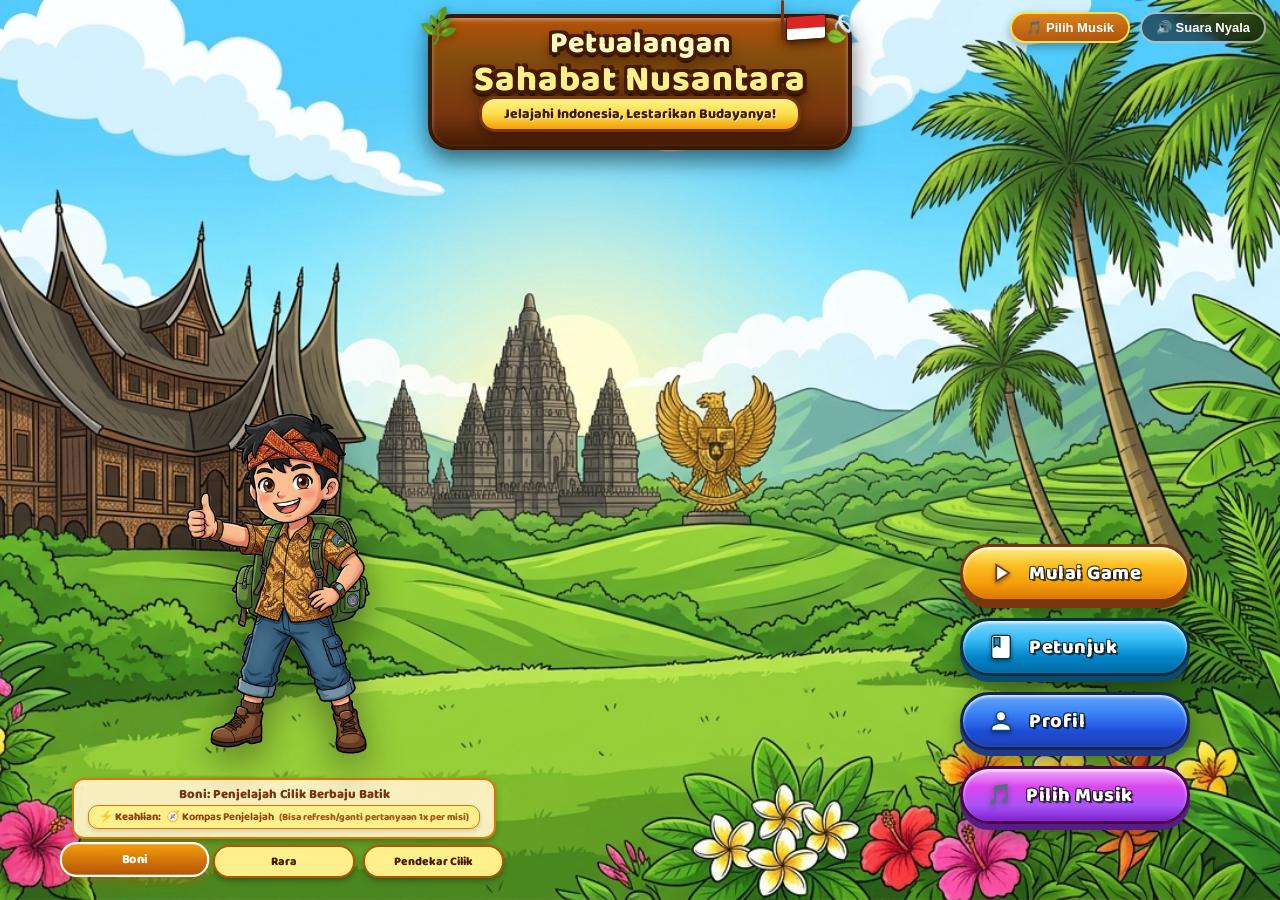
<file: index.html>
<!DOCTYPE html>
<html lang="id">
<head>
  <meta charset="UTF-8">
  <meta name="viewport" content="width=device-width, initial-scale=1.0, maximum-scale=1.0, user-scalable=no">
  <title>Petualangan Sahabat Nusantara</title>
  <link rel="preconnect" href="https://fonts.googleapis.com">
  <link rel="preconnect" href="https://fonts.gstatic.com" crossorigin>
  <link href="https://fonts.googleapis.com/css2?family=Baloo+2:wght@600;700;800;900&family=Fredoka:wght@600;700&display=swap" rel="stylesheet">
  <link rel="stylesheet" href="css/main.css?v=2.2">
  <link rel="stylesheet" href="css/components.css?v=2.2">
  <link rel="stylesheet" href="css/animations.css?v=2.2">
  <!-- PWA Meta & Manifest -->
  <meta name="theme-color" content="#b45309">
  <meta name="mobile-web-app-capable" content="yes">
  <meta name="apple-mobile-web-app-capable" content="yes">
  <meta name="apple-mobile-web-app-status-bar-style" content="black-translucent">
  <meta name="apple-mobile-web-app-title" content="SahabatNusantara">
  <link rel="icon" type="image/png" href="assets/images/icon-192.png">
  <link rel="apple-touch-icon" href="assets/images/icon-192.png">
  <link rel="manifest" href="manifest.json">
</head>
<body>

  <div id="game-wrapper">
    <!-- Bar Audio Global -->
    <div class="top-bar-overlay">
      <button id="btn-open-jukebox" class="btn-sound-toggle btn-jukebox-pill">🎵 Pilih Musik</button>
      <button id="btn-toggle-sound" class="btn-sound-toggle">🔊 Suara Nyala</button>
    </div>

    <!-- ==================== 1. SCREEN TITLE (MENU UTAMA IDENTIK PANEL KIRI-ATAS) ==================== -->
    <div id="screen-title" class="game-screen active">
      <!-- Background Fullscreen Alam Nusantara (object-fit: cover) -->
      <img src="assets/images/bg_menu_utama.jpg" alt="Latar Alam Nusantara" class="title-bg-fullscreen">

      <!-- Papan Judul Kayu Besar di Tengah Atas -->
      <div class="title-board-wrapper">
        <div class="title-wood-plank">
          <!-- Hiasan Daun Tropis di Sudut -->
          <span class="decor-leaf leaf-left">🌿</span>
          <span class="decor-leaf leaf-right">🍃</span>
          
          <!-- Bendera Merah Putih di Kanan Atas Papan -->
          <div class="title-flag-badge">
            <div class="flag-pole"></div>
            <div class="mini-flag">
              <div class="flag-red"></div>
              <div class="flag-white"></div>
            </div>
          </div>

          <!-- Teks Emas 3D Bergaya Game -->
          <div class="title-gold-text">
            <div class="title-word-top">Petualangan</div>
            <div class="title-word-bottom">Sahabat Nusantara</div>
          </div>

          <!-- Sub-papan Kayu Melengkung di Bawah -->
          <div class="title-wood-subplank">
            Jelajahi Indonesia, Lestarikan Budayanya!
          </div>
        </div>
      </div>

      <!-- Area Panggung: Trio Karakter (Kiri) & Tiga Tombol Menu (Kanan) -->
      <div class="title-main-stage">
        <!-- Panggung Karakter Pilihan (Kotak Tengah & Tab Pemilihan) -->
        <div class="characters-hero-section char-bounce-anim">
          <div class="trio-image-wrapper">
            <img id="img-hero-character" src="assets/images/boni_transparent.png" alt="Karakter Pilihan" class="img-trio-hero">
          </div>
          <div id="hero-character-desc" class="char-hero-desc">
            Boni: Penjelajah Cilik Berbaju Batik
          </div>
          <!-- Tab Pemilihan Karakter (Boni, Rara, Pendekar Cilik) - Khusus Desktop -->
          <div class="char-selection-pills">
            <button class="char-pill-btn active-char" data-char="boni">Boni</button>
            <button class="char-pill-btn" data-char="rara">Rara</button>
            <button class="char-pill-btn" data-char="pendekar">Pendekar Cilik</button>
          </div>
          <!-- Navigasi Arrow Karakter Khusus Mobile (Hemat Ruang & Kompak) -->
          <div class="char-mobile-arrow-nav">
            <button id="btn-char-prev" class="btn-arrow-wood" aria-label="Karakter Sebelumnya">◀</button>
            <span id="char-mobile-display-name" class="char-mobile-name-badge">Boni: Penjelajah Cilik</span>
            <button id="btn-char-next" class="btn-arrow-wood" aria-label="Karakter Berikutnya">▶</button>
          </div>
        </div>

        <!-- Tiga Tombol Bertumpuk di Kanan Tengah (Besar, Mengkilap, Lebar Sama) -->
        <div class="title-buttons-stack button-pulse-anim">
          <!-- Tombol 1: Mulai Game (Oranye Mengkilap) -->
          <button id="btn-start-game" class="btn-menu-pill btn-pill-orange">
            <svg class="pill-icon" viewBox="0 0 24 24">
              <path d="M8 5v14l11-7z" fill="#ffffff" stroke="#78350f" stroke-width="1.5"/>
            </svg>
            <span class="pill-label">Mulai Game</span>
          </button>

          <!-- Tombol 2: Petunjuk (Biru Mengkilap) -->
          <button id="btn-guide" class="btn-menu-pill btn-pill-blue">
            <svg class="pill-icon" viewBox="0 0 24 24">
              <path d="M18 2H6c-1.1 0-2 .9-2 2v16c0 1.1.9 2 2 2h12c1.1 0 2-.9 2-2V4c0-1.1-.9-2-2-2zM6 4h5v8l-2.5-1.5L6 12V4z" fill="#ffffff" stroke="#082f49" stroke-width="1.2"/>
            </svg>
            <span class="pill-label">Petunjuk</span>
          </button>

          <!-- Tombol 3: Profil (Biru Muda Mengkilap) -->
          <button id="btn-profile" class="btn-menu-pill btn-pill-cyan">
            <svg class="pill-icon" viewBox="0 0 24 24">
              <path d="M12 12c2.21 0 4-1.79 4-4s-1.79-4-4-4-4 1.79-4 4 1.79 4 4 4zm0 2c-2.67 0-8 1.34-8 4v2h16v-2c0-2.66-5.33-4-8-4z" fill="#ffffff" stroke="#0c4a6e" stroke-width="1.2"/>
            </svg>
            <span class="pill-label">Profil</span>
          </button>

          <!-- Tombol 4: Jukebox / Pilih Musik (Ungu Mengkilap) -->
          <button id="btn-jukebox-title" class="btn-menu-pill btn-pill-purple">
            <span style="font-size:20px; filter:drop-shadow(0 2px 3px rgba(0,0,0,0.4));">🎵</span>
            <span class="pill-label">Pilih Musik</span>
          </button>
        </div>
      </div>
    </div>

    <!-- ==================== 2. SCREEN MAP (PETA PETUALANGAN IDENTIK PANEL KANAN-ATAS) ==================== -->
    <div id="screen-map" class="game-screen">
      <!-- Background Fullscreen Peta Kepulauan Nusantara (object-fit: cover) -->
      <img src="assets/images/bg_peta_petualangan.jpg" alt="Peta Petualangan Nusantara" class="map-bg-fullscreen">

      <!-- Papan Kayu Judul Besar di Tengah Atas -->
      <div class="map-title-board-wrapper">
        <div class="map-wood-title-plank">
          <span class="decor-leaf leaf-left">🌿</span>
          <span class="decor-leaf leaf-right">🍃</span>
          <h2 class="map-title-gold">Peta Petualangan</h2>
          <div class="map-wood-subplank">
            Jelajahi 6 Zona Budaya Indonesia!
          </div>
        </div>
      </div>

      <!-- Wadah Interaktif 6 Zona Budaya (Posisi Absolut Persen %) -->
      <div id="map-interactive-layer" class="map-interactive-layer"></div>

      <!-- Tombol Kembali Bergaya Kayu di Kiri Bawah -->
      <button id="btn-map-back" class="btn-wood-back">
        <span>◀</span> Kembali
      </button>

      <!-- Indikator Statistik Bintang & Progres di Kanan Bawah -->
      <div class="map-hud-stats">
        <span id="map-stats-stars">⭐ 0 / 1800</span>
        <span id="map-stats-progress">🗺️ 1/6 Wilayah</span>
      </div>

      <!-- Overlay Debug Koordinat (Tekan D untuk aktifkan) -->
      <div id="map-debug-overlay" class="map-debug-overlay hidden">
        <span>🛠️ Mode Debug Koordinat Peta (Tekan D untuk sembunyikan)</span>
      </div>
    </div>

    <!-- ==================== 3. SCREEN DIALOG (PENJAGA BUDAYA ASLI) ==================== -->
    <div id="screen-dialog" class="game-screen">
      <div style="display:flex; justify-content:space-between; align-items:center; margin-bottom:6px;">
        <button id="btn-dialog-back-map" class="btn-3d" style="background:#64748b; color:#fff; padding:4px 12px; font-size:12px;">
          ◀ Kembali ke Peta
        </button>
        <div class="wood-board-title" style="padding: 4px 16px; margin: 0;">
          <h2 id="dialog-zone-subtitle" style="font-size:16px; color:#fff;">Zona Budaya</h2>
        </div>
        <div style="width:100px;"></div>
      </div>

      <div class="dialog-content-area">
        <!-- Opsi 1: Pasangan Penjaga Budaya Asli (Tuan Rumah Pulau) -->
        <div class="npc-avatar-box">
          <div class="npc-img-frame">
            <img id="dialog-npc-img" src="assets/images/npc_pair_jawa.png" alt="Penjaga Budaya Jawa" class="npc-real-img">
          </div>
          <span id="dialog-npc-name" class="npc-title-tag">Raden Bagus & Dewi Sekartaji</span>
          <span id="dialog-npc-costume" class="npc-costume-subtag">👘 Beskap & Kebaya Parang Kencana</span>
        </div>

        <!-- Balon Percakapan Sambutan & Tamu Kehormatan Berbusana Adat (Opsi 2) -->
        <div class="dialog-bubble-box">
          <p id="dialog-npc-speech" class="dialog-speech-text">
            Sugeng rawuh! Kami Raden Bagus dan Dewi Sekartaji menyambutmu di Tanah Jawa. Mari lestarikan filosofi luhur, candi megah, dan keagungan batik keraton warisan leluhur!
          </p>

          <!-- Kartu Pertemuan Tamu Berbusana Adat (Opsi 2) -->
          <div id="dialog-traveler-meeting-card" class="traveler-meeting-card">
            <img id="dialog-traveler-avatar" src="assets/images/boni_transparent.png" class="traveler-avatar-mini" alt="Petualang">
            <div class="traveler-info">
              <span class="traveler-badge-label">Tamu Kehormatan</span>
              <b id="dialog-traveler-name">Boni</b> mengenakan <span id="dialog-traveler-costume" class="highlight-costume">Beskap & Blangkon Batik Jawa</span>
            </div>
          </div>

          <div style="font-size:13px; font-weight:bold; color:#b45309; background:#fef3c7; padding:6px 12px; border-radius:8px; border:1px dashed #d97706; margin-top:6px;">
            🔍 Target: Selamatkan <b id="dialog-target-artifact">Keris Pusaka Jawa</b>
          </div>
        </div>
      </div>

      <!-- Papan 3 Misi Budaya Pulau -->
      <div class="island-missions-board">
        <!-- Misi 1: Pilihan Ganda -->
        <div class="mission-choice-card">
          <div class="mission-icon-box">📝</div>
          <div class="mission-title">Misi 1: Pilihan Ganda</div>
          <div class="mission-desc">5 Soal Budaya Luhur & Tren Populer</div>
          <button id="btn-start-mcq" class="btn-3d btn-start" style="padding:6px 14px; font-size:12px; width:100%;">
            Mulai Kuis ➔
          </button>
        </div>

        <!-- Misi 2: Tebak Gambar -->
        <div class="mission-choice-card">
          <div class="mission-icon-box">🖼️</div>
          <div class="mission-title">Misi 2: Tebak Gambar</div>
          <div class="mission-desc">5 Gambar Landmark, Wastra, & Fauna</div>
          <button id="btn-start-image" class="btn-3d btn-blue" style="padding:6px 14px; font-size:12px; width:100%;">
            Tebak Visual ➔
          </button>
        </div>

        <!-- Misi 3: Tap-Matching Bertingkat -->
        <div class="mission-choice-card">
          <div class="mission-icon-box">🎯</div>
          <div class="mission-title">Misi 3: Tap-Matching</div>
          <div class="mission-desc">Bertingkat: Easy ➔ Normal ➔ Hard</div>
          <button id="btn-start-match" class="btn-3d btn-green" style="padding:6px 14px; font-size:12px; width:100%;">
            Tantangan ➔
          </button>
        </div>
      </div>
    </div>

    <!-- ==================== 4. SCREEN KUIS ARENA ==================== -->
    <div id="screen-quiz" class="game-screen">
      <div class="quiz-header-bar">
        <button id="btn-quiz-quit" class="btn-3d" style="background:#ef4444; color:#fff; padding:4px 10px; font-size:11px;">
          ✕ Keluar Kuis
        </button>
        <!-- Bar Pendamping Karakter Pemain Berbusana Adat (Opsi 2) -->
        <div id="quiz-companion-bar" class="quiz-companion-bar">
          <div class="companion-avatar-wrapper">
            <img id="quiz-companion-avatar" src="assets/images/boni_transparent.png" alt="Mascot Avatar" class="companion-avatar-circle">
            <span id="quiz-costume-badge" class="companion-costume-badge" title="Ornamen Adat Daerah">🟤</span>
          </div>
          <div class="companion-text-box">
            <span id="quiz-companion-name" class="companion-name-pill">Boni</span>
            <span id="quiz-companion-costume" class="companion-costume-pill">Beskap & Blangkon Jawa</span>
          </div>
        </div>
        <div id="quiz-lives-container" class="quiz-lives-box" title="Sisa Nyawa Misi">
          <span class="heart-icon active">❤️</span>
          <span class="heart-icon active">❤️</span>
          <span class="heart-icon active">❤️</span>
        </div>
        <!-- TIMER 1 MENIT (60 DETIK) DI SETIAP SOAL -->
        <div id="quiz-timer-badge" class="quiz-timer-pill" title="Sisa Waktu Menjawab">
          <span class="timer-icon">⏳</span>
          <span id="quiz-timer-text">01:00</span>
        </div>
        <span id="quiz-step-indicator" class="quiz-step-tag">Tantangan 1 dari 5</span>
      </div>

      <!-- Balon Motivasi Interaktif Karakter Pendamping (Opsi 2) -->
      <div id="quiz-companion-bubble" class="companion-speech-bubble">
        <span>💬</span>
        <span id="quiz-companion-quote">Boni siap buktikan pengetahuan budaya Jawa!</span>
      </div>

      <!-- Bar Keahlian Khusus Karakter (Skill Bar) -->
      <div id="quiz-skills-container" class="quiz-skills-container">
        <span class="skill-label-text">⚡ Keahlian Karakter:</span>
        <div id="quiz-skills-btn-wrapper" class="quiz-skills-btn-wrapper"></div>
      </div>

      <div id="quiz-card-content" class="quiz-card"></div>
    </div>

    <!-- ==================== 5. SCREEN VICTORY (MISI BERHASIL ASLI) ==================== -->
    <div id="screen-victory" class="game-screen">
      <div class="victory-box glow-anim">
        <div class="victory-banner">🎉 MISI BERHASIL! 🎉</div>
        <p style="font-size:14px; font-weight:bold; color:#78350f;">
          Kamu telah menyelamatkan warisan luhur pusaka Nusantara!
        </p>

        <div class="victory-pedestal-group">
          <!-- Selebrasi Foto Bersama: Penjaga Budaya Lokal (Opsi 1) & Petualang Berbusana Adat (Opsi 2) -->
          <div class="victory-photo-together">
            <div class="victory-photo-frame">
              <img id="victory-guardian-img" src="assets/images/npc_pair_jawa.png" alt="Penjaga Budaya" class="victory-pair-img">
              <div class="victory-traveler-overlay">
                <img id="victory-player-img" src="assets/images/boni_transparent.png" alt="Karakter Pemain" class="victory-player-thumb">
                <span id="victory-player-costume-tag" class="victory-player-badge">Blangkon Jawa</span>
              </div>
            </div>
            <div id="victory-honor-text" class="victory-honor-banner">
              📜 Raden Bagus & Dewi Sekartaji menganugerahkan gelar <b>Sahabat Budaya Luhur Jawa</b> kepada Boni!
            </div>
          </div>

          <!-- Artefak Bersinar Asli -->
          <div class="artifact-glow-display">
            <img src="assets/images/artifact_keris.png" alt="Keris Pusaka" class="img-artifact-real">
            <h3 id="victory-artifact-name" style="color:#b45309; margin-top:2px; font-size:14px;">Keris Pusaka Jawa</h3>
            <p id="victory-artifact-lore" style="font-size:10px; color:#475569; max-width:200px;">Simbol kearifan luhur budi pekerti.</p>
          </div>

          <!-- Lencana Budaya & Hadiah Bintang -->
          <div class="victory-reward-pill">
            <div style="font-size:14px; margin-bottom:4px; color:#b45309;">
              ⭐ <b>Hadiah: +100 Bintang</b>
            </div>
            <div>
              <span id="victory-badge-icon" style="font-size:20px;">🏅</span>
              <b id="victory-badge-name">Koleksi Budaya (Jawa)</b>
            </div>
            <p id="victory-badge-desc" style="font-size:10px; color:#64748b; margin-top:2px;">Lencana tersimpan di profil.</p>
          </div>
        </div>

        <button id="btn-victory-continue" class="btn-3d btn-start" style="font-size:14px; padding:10px 24px;">
          Lanjutkan ➔
        </button>
      </div>
    </div>

    <!-- ==================== MODAL FEEDBACK KUIS ==================== -->
    <div id="feedback-modal" class="game-modal hidden">
      <div class="modal-content" style="max-width: 420px;">
        <div class="feedback-box">
          <div id="feedback-icon" class="feedback-icon">🎉</div>
          <h2 id="feedback-title" class="feedback-title">Jawaban Tepat!</h2>
          <p id="feedback-text" class="feedback-text">Penjelasan edukatif materi budaya.</p>
          <button id="feedback-btn-next" class="btn-3d btn-start" style="width:100%; margin-top:8px;">
            Lanjut ➔
          </button>
        </div>
      </div>
    </div>

    <!-- ==================== MODAL PROFIL SISWA & LENCANA ==================== -->
    <div id="modal-profile" class="game-modal hidden">
      <div class="modal-content">
        <div class="modal-header">
          <h2 style="color:#78350f; font-size:18px;">👤 Profil Siswa & Lencana Budaya</h2>
          <button class="btn-close-modal">✕</button>
        </div>

        <div style="display:flex; justify-content:space-between; align-items:center; background:#fef3c7; padding:10px; border-radius:12px; border:2px solid #d97706; margin-bottom:10px;">
          <div>
            <label style="font-size:11px; font-weight:bold; color:#78350f;">Nama Penjelajah:</label><br>
            <input type="text" id="input-student-name" style="padding:4px 8px; border-radius:6px; border:1px solid #b45309; font-weight:bold; font-size:13px; margin-top:2px;" value="Penjelajah Cilik">
          </div>
          <div style="text-align:right;">
            <div style="font-size:11px; color:#78350f;">Total Bintang Budaya:</div>
            <div style="font-size:20px; font-weight:900; color:#b45309;">⭐ <span id="profile-total-stars">0</span> / 1800</div>
          </div>
        </div>

        <h3 style="color:#78350f; font-size:13px; margin-top:8px;">🏅 Koleksi Lencana Digital (Badges):</h3>
        <div id="profile-badge-grid" class="badge-grid"></div>

        <h3 style="color:#78350f; font-size:13px; margin-top:12px;">📖 Ensiklopedia Pusaka Nusantara:</h3>
        <div id="profile-artifact-grid" class="artifact-grid"></div>

        <div style="text-align:center; margin-top:12px; border-top:1px solid #e2e8f0; padding-top:8px;">
          <button id="btn-reset-progress" style="background:#fee2e2; border:1px solid #ef4444; color:#b91c1c; padding:4px 12px; border-radius:6px; cursor:pointer; font-size:11px; font-weight:bold;">
            ⚠️ Reset Progres Petualangan
          </button>
        </div>
      </div>
    </div>

    <!-- ==================== MODAL PETUNJUK ==================== -->
    <div id="modal-guide" class="game-modal hidden">
      <div class="modal-content">
        <div class="modal-header">
          <h2 style="color:#78350f; font-size:18px;">📖 Petunjuk Petualangan Nusantara</h2>
          <button class="btn-close-modal">✕</button>
        </div>
        <div style="line-height:1.5; font-size:13px; color:#37200e;">
          <p>Selamat datang di <b>Petualangan Sahabat Nusantara</b>! Bersama Boni, Rara, dan Pendekar Cilik, jelajahi 6 zona budaya Indonesia:</p>
          <ol style="margin-left:18px; margin-top:6px;">
            <li><b>Pilih Wilayah di Peta</b>: Buka pulau yang tersedia, dimulai dari Pulau Jawa.</li>
            <li><b>Selesaikan 3 Misi Budaya di Setiap Pulau</b>:
              <ul style="margin-left:16px;">
                <li>📝 <b>Misi 1: Pilihan Ganda</b> (5 Soal tradisi & tren kekinian).</li>
                <li>🖼️ <b>Misi 2: Tebak Gambar</b> (5 Soal visual landmark, wastra, dan fauna).</li>
                <li>🎯 <b>Misi 3: Tap-Matching</b> (Tantangan berjenjang: Easy 3 pasang ➔ Normal 4 pasang ➔ Hard 5 pasang).</li>
              </ul>
            </li>
            <li><b>Kumpulkan Bintang & Lencana</b>: Dapatkan hingga <b>⭐ 1.800 Bintang</b> dan raih seluruh 6 Lencana Pusaka di Profil Siswamu!</li>
          </ol>
        </div>
      </div>
    </div>

    <!-- ==================== MODAL JUKABOX / PILIH MUSIK NUSANTARA ==================== -->
    <div id="modal-music" class="game-modal hidden">
      <div class="modal-content modal-music-content">
        <div class="modal-header">
          <h2 style="color:#78350f; font-size:18px;">🎶 Jukebox Musik Nusantara</h2>
          <button class="btn-close-modal">✕</button>
        </div>
        <p style="font-size:12.5px; color:#57534e; margin:0 0 12px 0; line-height:1.4;">
          Pilih musik santai tradisional untuk lagu tema <b>Menu Utama & Peta</b>! Musik daerah akan terbuka saat pulau berhasil dijelajahi atau diselesaikan 100%.
        </p>
        <div id="music-track-list" class="music-track-list">
          <!-- Diisi secara dinamis oleh app.js -->
        </div>
      </div>
    </div>

    <!-- ==================== MODAL NOTIFIKASI GAME (PAPAN KAYU NUSANTARA) ==================== -->
    <div id="modal-game-dialog" class="game-modal hidden">
      <div class="modal-dialog-board dialog-pop-anim">
        <!-- Hiasan Daun Tropis di Sudut -->
        <span class="decor-leaf leaf-left">🌿</span>
        <span class="decor-leaf leaf-right">🍃</span>
        
        <!-- Ikon Pesan -->
        <div id="game-dialog-icon" class="dialog-wood-icon">🔒</div>

        <!-- Judul Emas Bergaya Game -->
        <h3 id="game-dialog-title" class="dialog-wood-title">Wilayah Masih Terkunci!</h3>

        <!-- Pesan Teks -->
        <p id="game-dialog-message" class="dialog-wood-message">
          Selesaikan seluruh misi di wilayah sebelumnya untuk membuka daerah ini.
        </p>

        <!-- Tombol Aksi Bertema Game -->
        <div id="game-dialog-actions" class="dialog-actions-container">
          <button id="btn-dialog-cancel" class="btn-menu-pill btn-pill-cyan hidden">
            <span class="pill-label">Batal</span>
          </button>
          <button id="btn-dialog-confirm" class="btn-menu-pill btn-pill-orange">
            <span class="pill-label">Siap, Mengerti! 🌟</span>
          </button>
        </div>
      </div>
    </div>

    <!-- ==================== OVERLAY PETUNJUK PUTAR LAYAR (KHUSUS MOBILE PORTRAIT) ==================== -->
    <div id="orientation-rotate-overlay" class="orientation-rotate-screen">
      <div class="rotate-wood-card dialog-pop-anim">
        <span class="decor-leaf leaf-left">🌿</span>
        <span class="decor-leaf leaf-right">🍃</span>
        
        <div class="rotate-device-animation">
          <div class="phone-device-icon">📱</div>
          <div class="rotate-arrow-indicator">🔄</div>
        </div>

        <h3 class="rotate-title">Putar Ponsel ke Landscape</h3>
        <p class="rotate-subtitle">
          Petualangan Sahabat Nusantara dirancang lebih seru dan luas dalam posisi layar mendatar!
        </p>
        <button id="btn-force-fullscreen" class="btn-menu-pill btn-pill-orange">
          <span class="pill-label">🖥️ Putar & Layar Penuh</span>
        </button>
      </div>
    </div>

  </div>

  <script src="js/game-data.js?v=2.2"></script>
  <script src="js/costume-data.js?v=2.2"></script>
  <script src="js/audio-synth.js?v=2.2"></script>
  <script src="js/profile.js?v=2.2"></script>
  <script src="js/quiz-engine.js?v=2.2"></script>
  <script src="js/app.js?v=2.2"></script>
  <script>
    if ('serviceWorker' in navigator) {
      window.addEventListener('load', () => {
        navigator.serviceWorker.register('./sw.js?v=2.2').then(reg => {
          console.log('[PWA] ServiceWorker registered with scope:', reg.scope);
          // Paksa cek pembaruan file di server GitHub Pages
          if (typeof reg.update === 'function') {
            reg.update();
          }
        }).catch(err => {
          console.log('[PWA] ServiceWorker registration failed:', err);
        });
      });
    }
  </script>
</body>
</html>
</file>
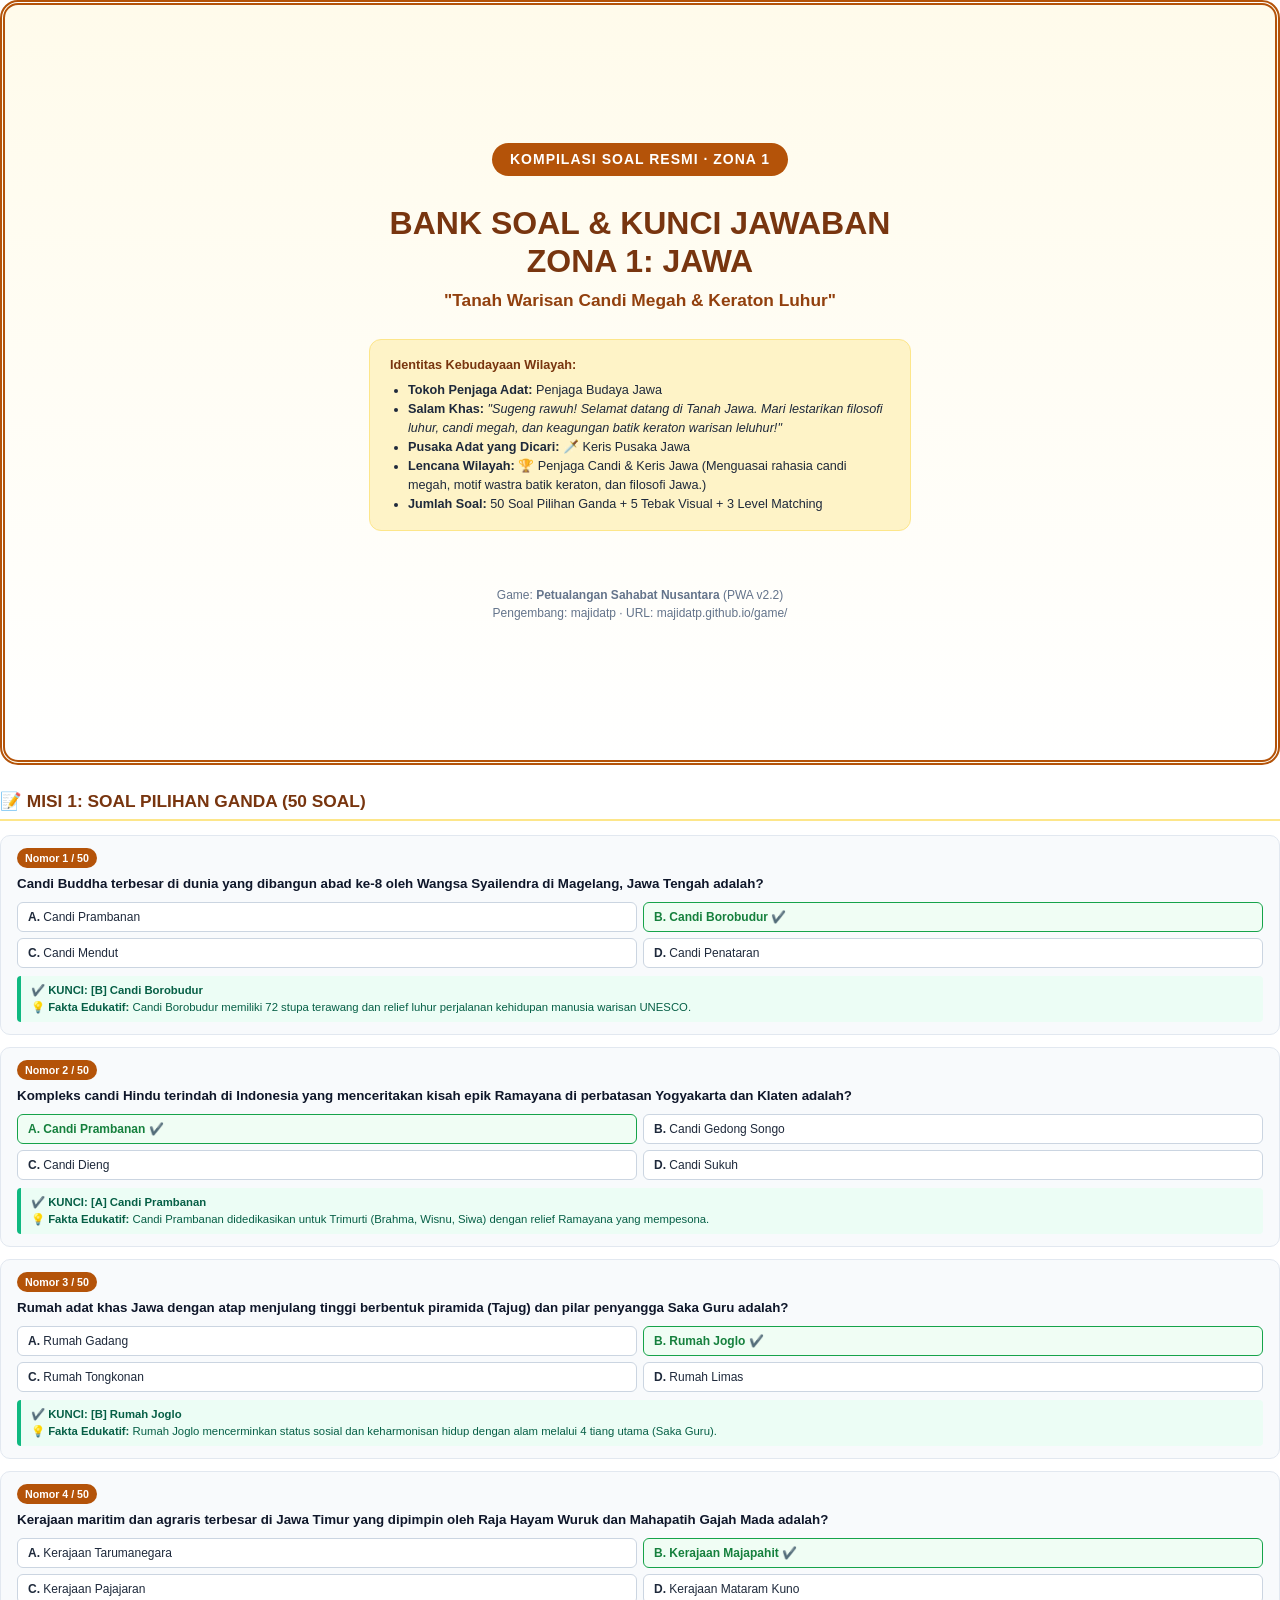
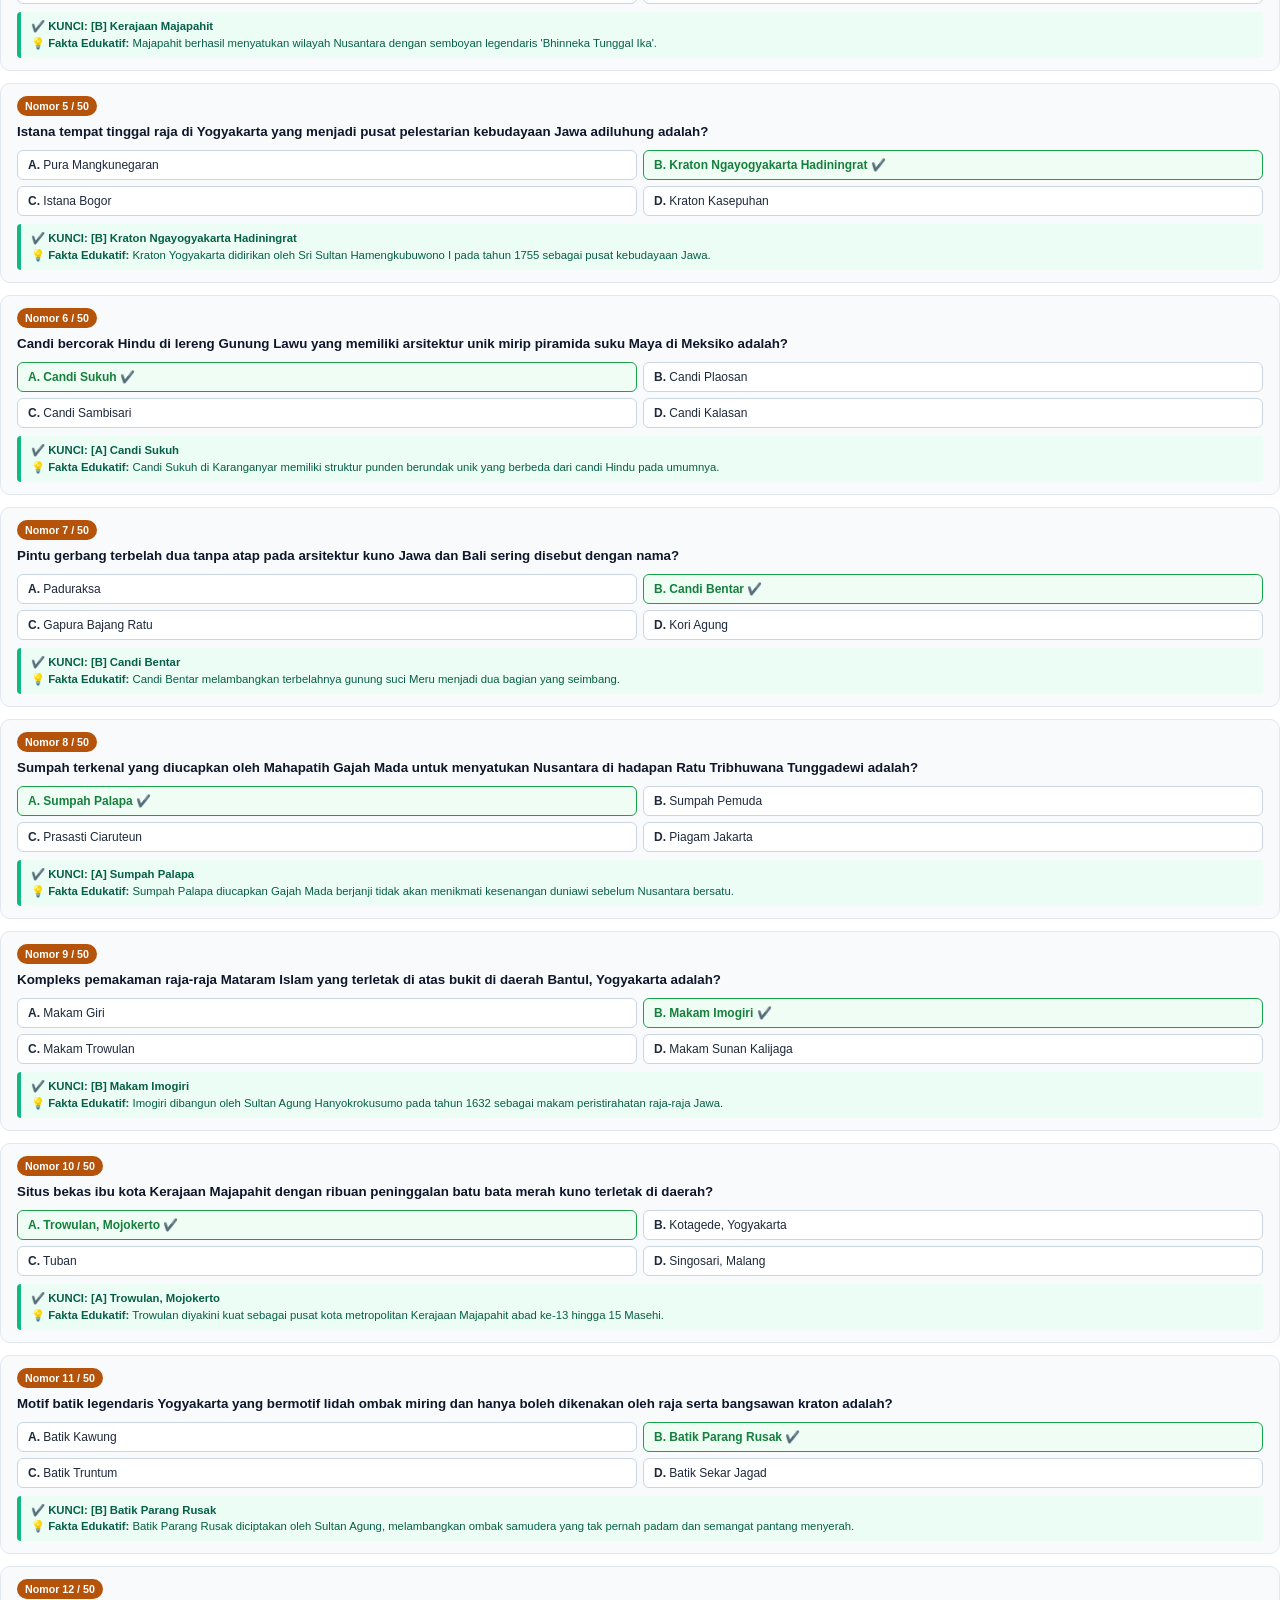
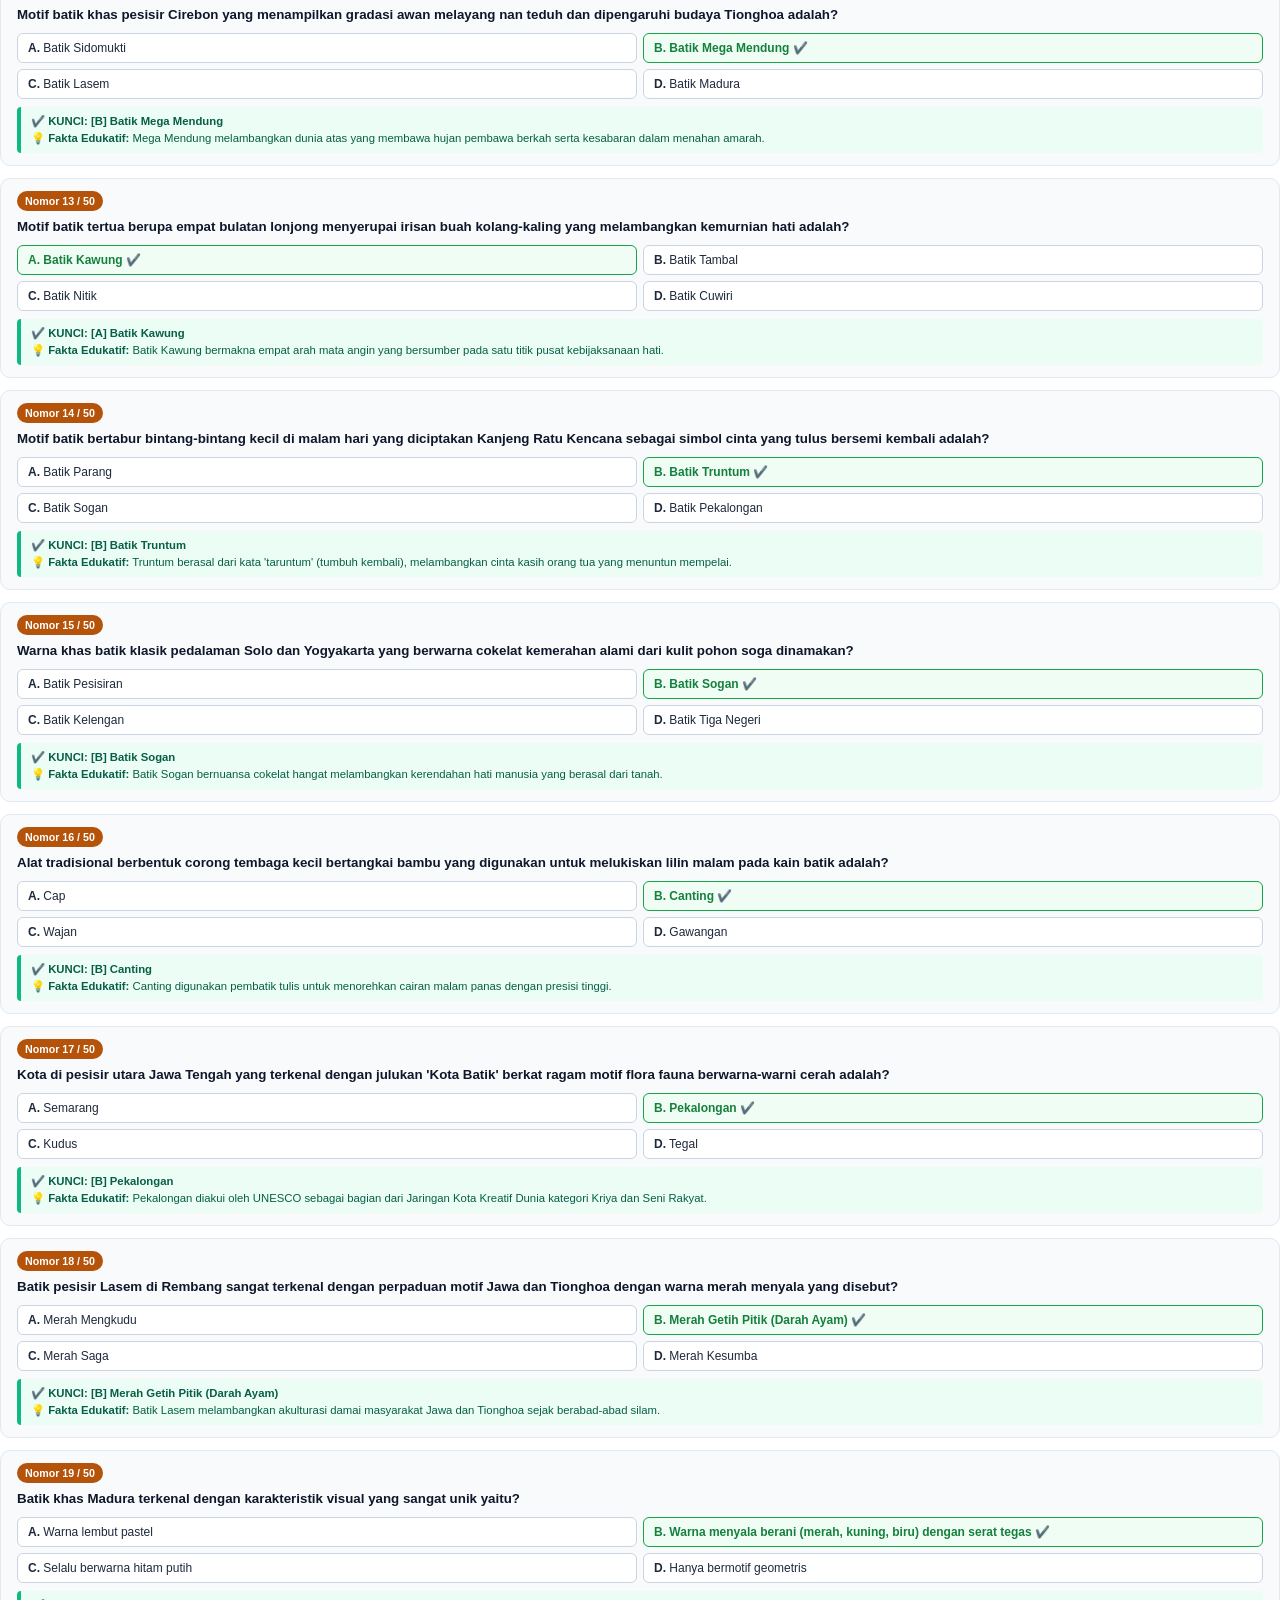
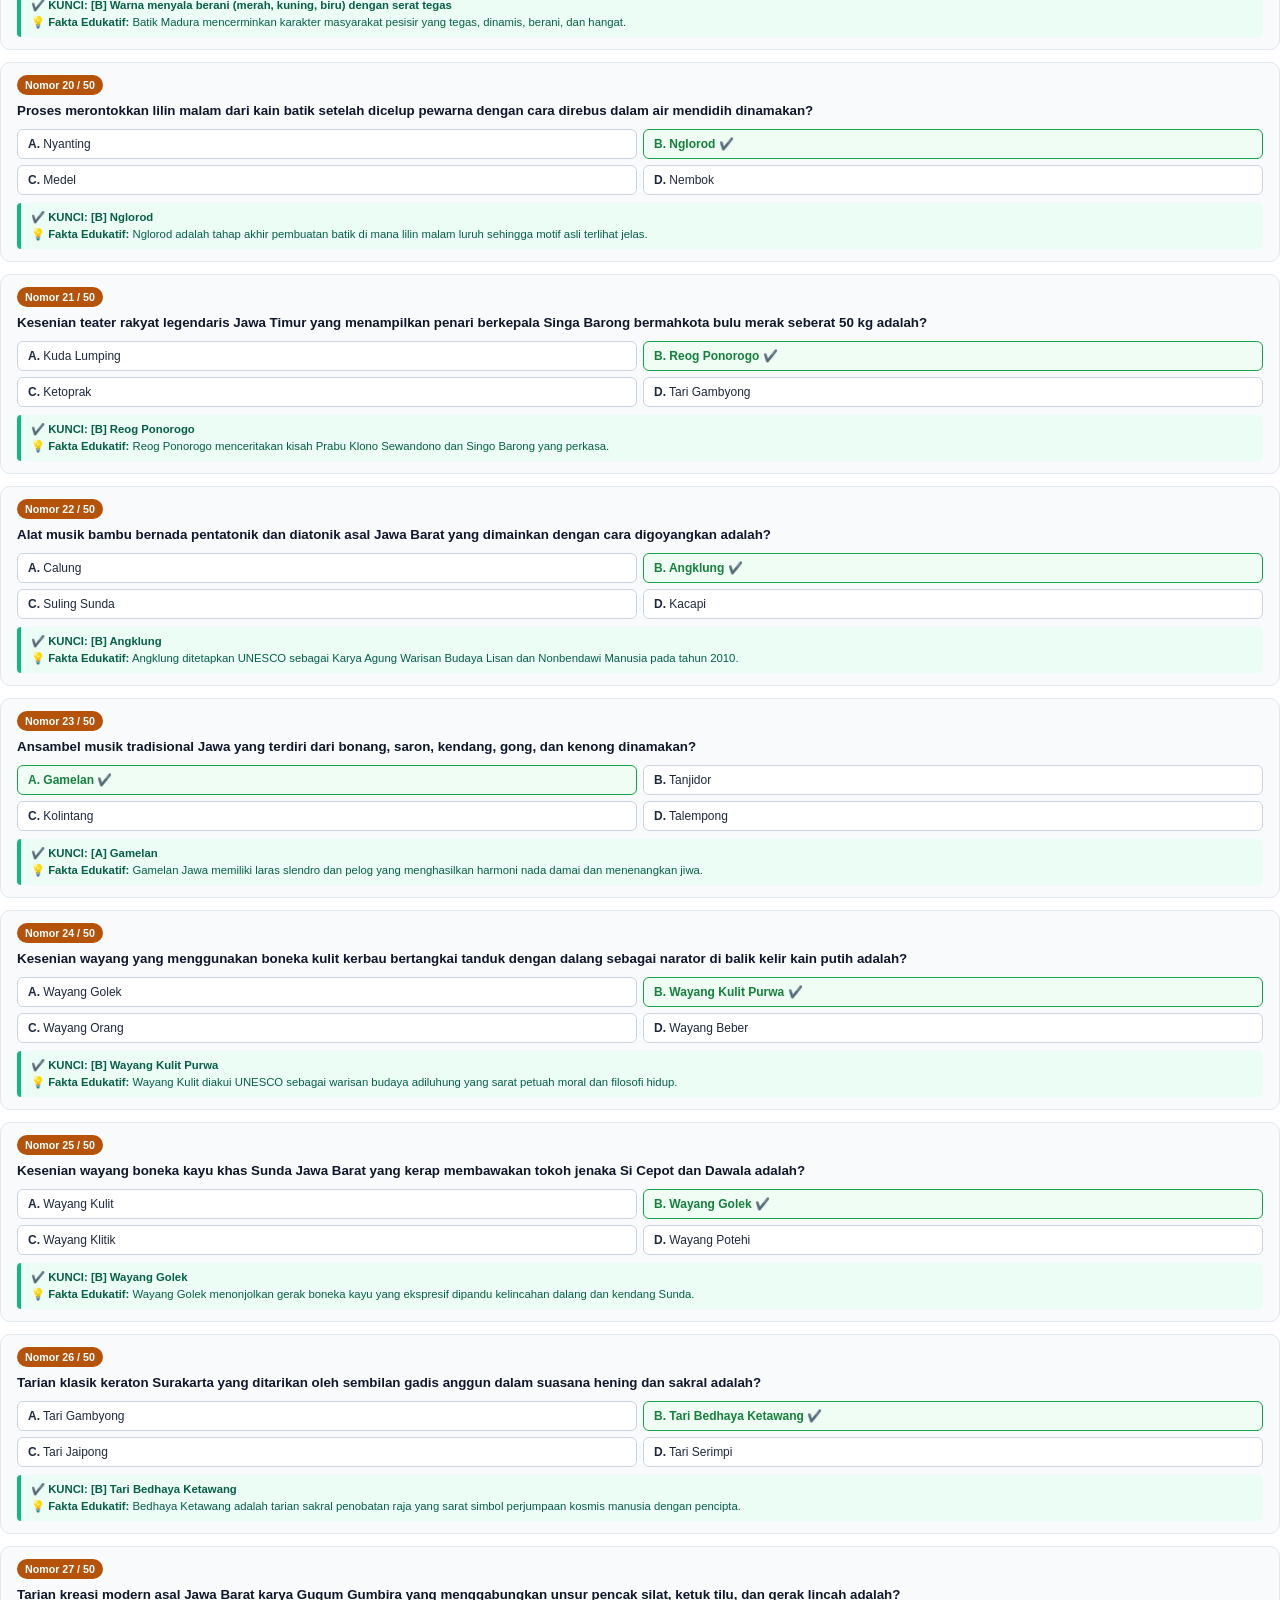
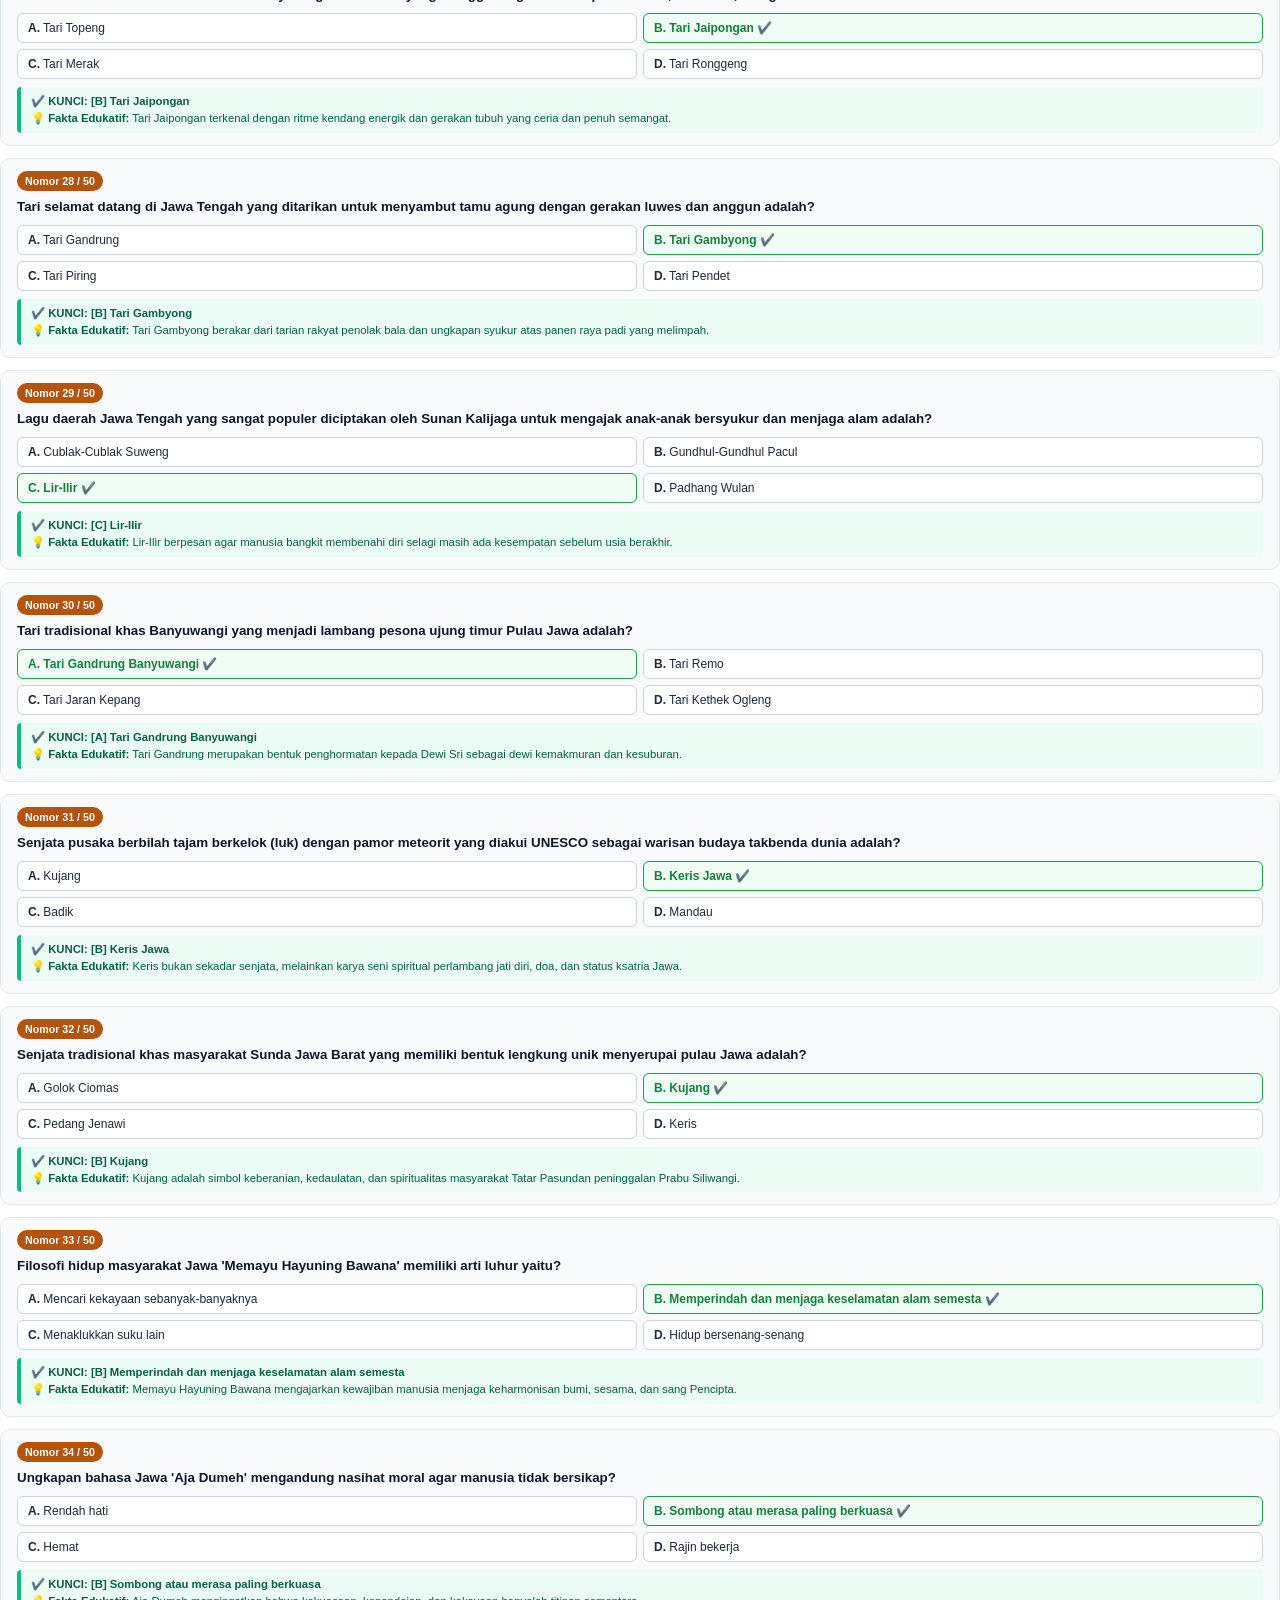
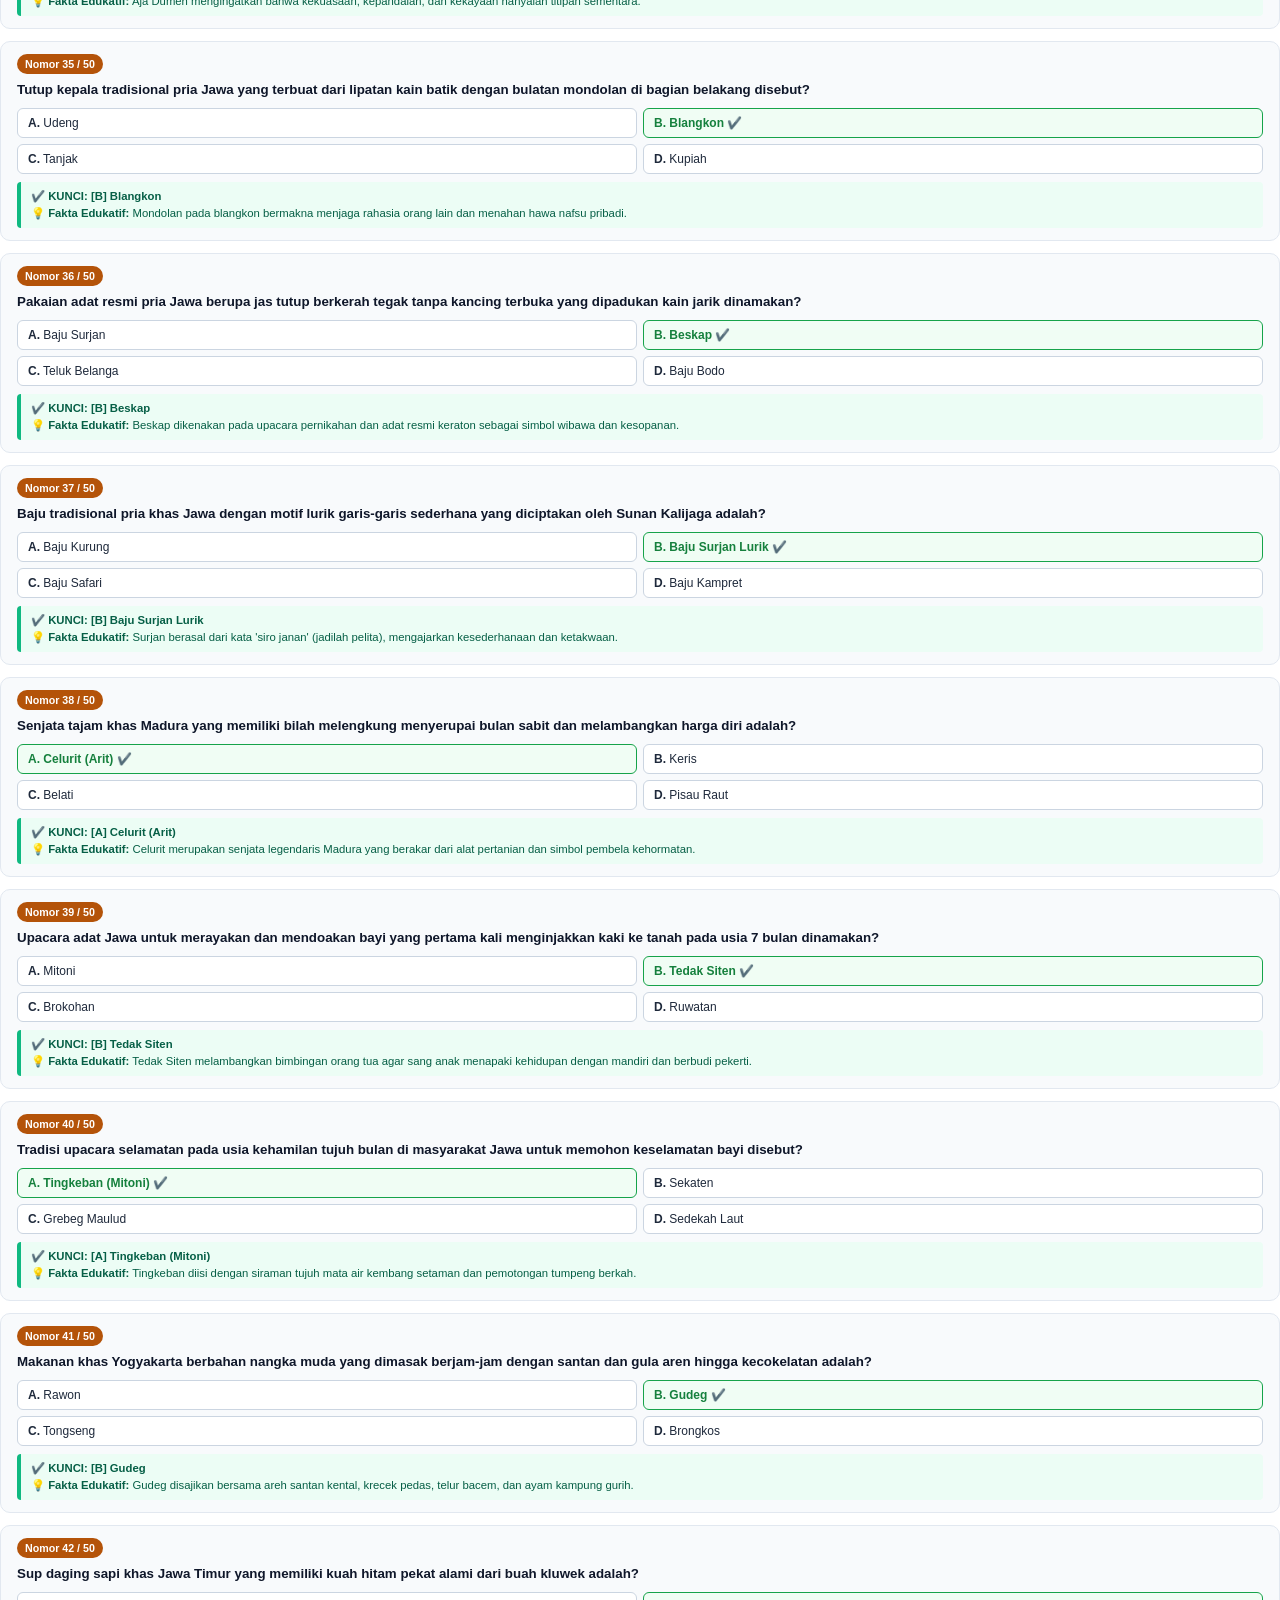
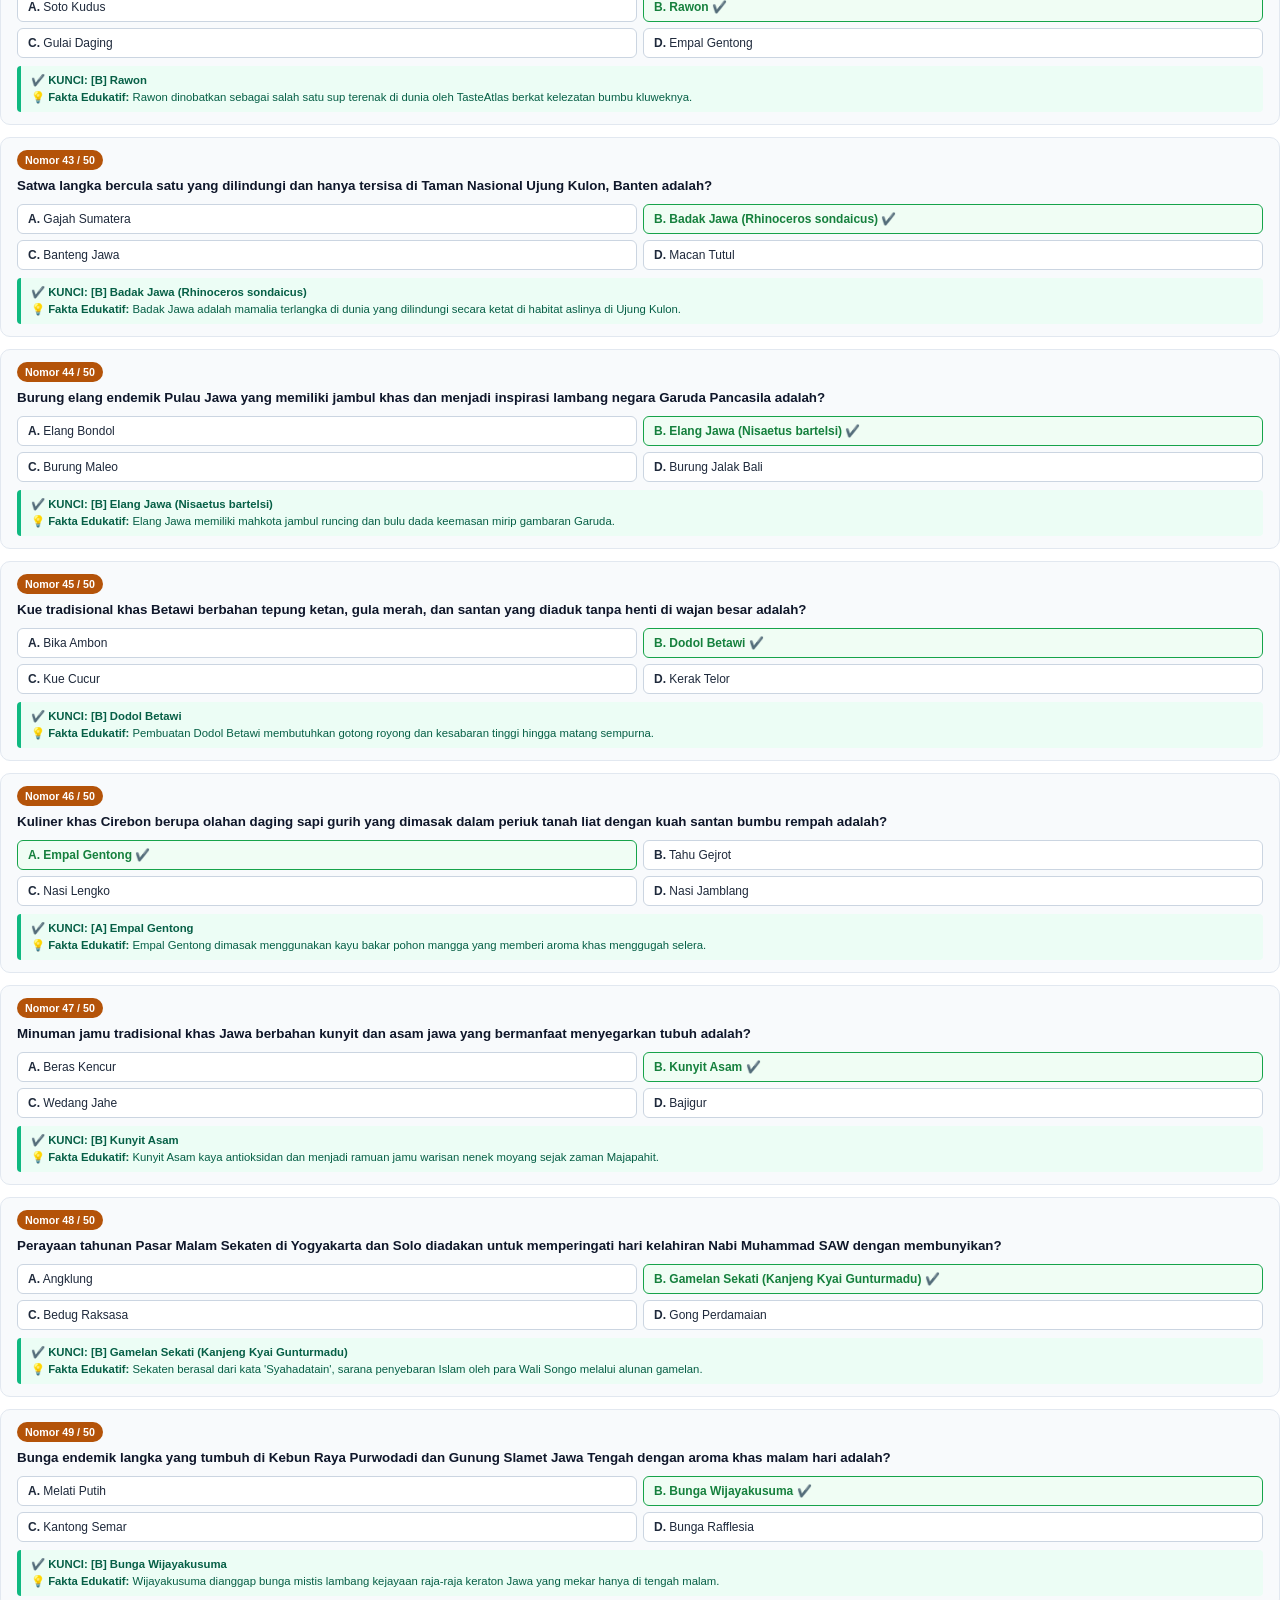
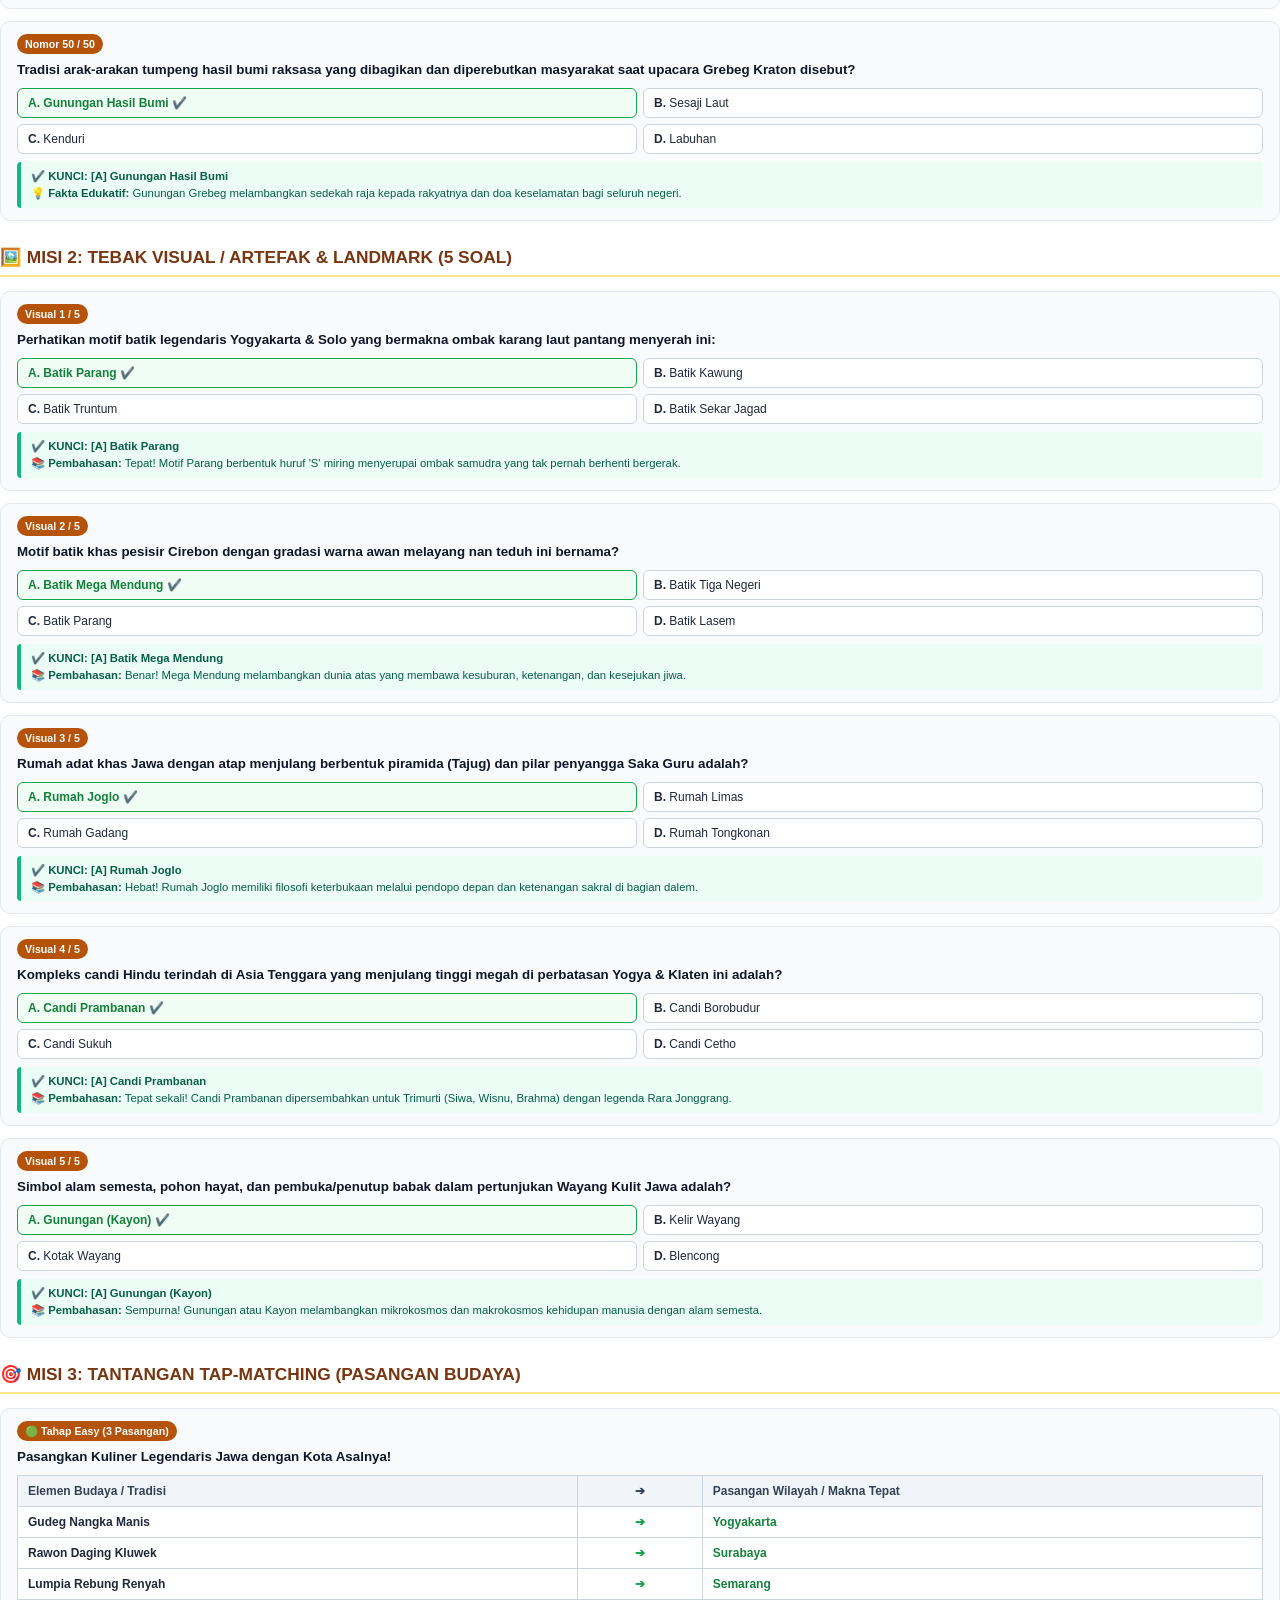
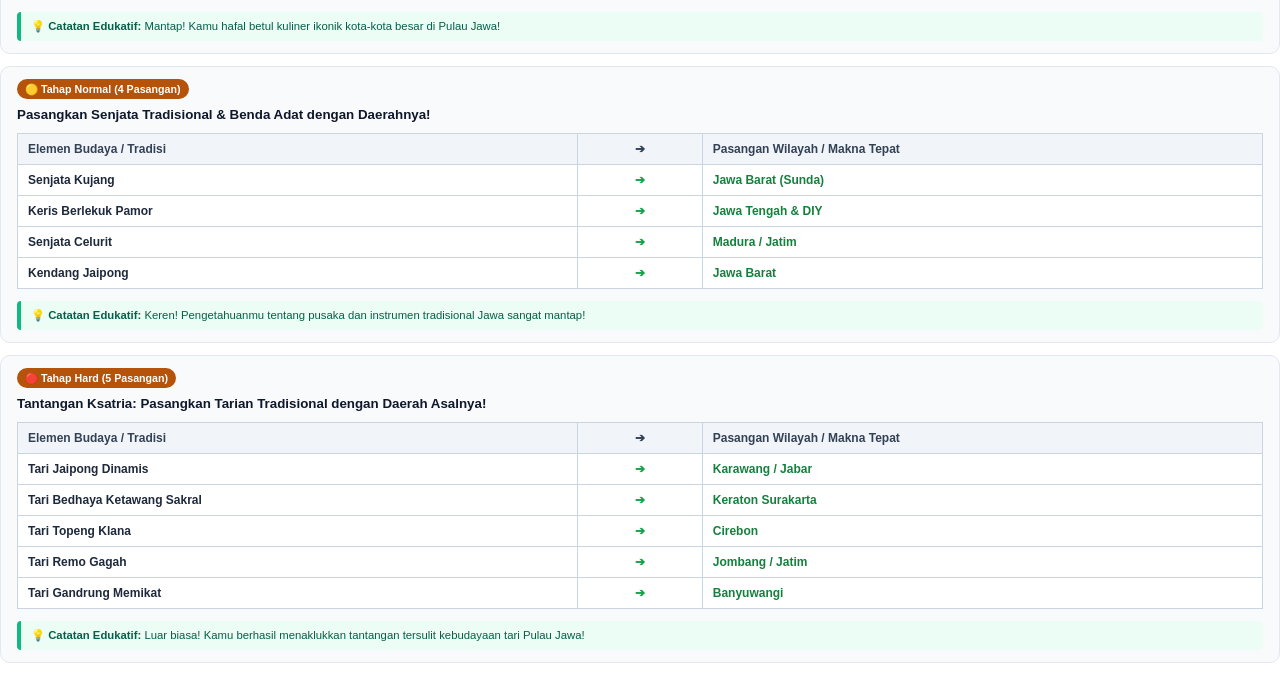
<file: dokumen/bank_soal_zona_1_jawa.html>
<!DOCTYPE html>
<html lang="id">
<head>
  <meta charset="UTF-8">
  <title>Bank Soal Zona 1: Jawa - Petualangan Sahabat Nusantara</title>
  <style>
    @page {
      size: A4;
      margin: 18mm 16mm 20mm 16mm;
      @bottom-right {
        content: counter(page);
        font-family: 'Segoe UI', sans-serif;
        font-size: 9pt;
        color: #78350f;
      }
    }
    
    body {
      font-family: 'Segoe UI', -apple-system, BlinkMacSystemFont, 'Helvetica Neue', Arial, sans-serif;
      font-size: 10pt;
      line-height: 1.5;
      color: #1e293b;
      margin: 0;
      padding: 0;
      background: #ffffff;
    }
    
    .cover-page {
      page-break-after: always;
      display: flex;
      flex-direction: column;
      justify-content: center;
      align-items: center;
      min-height: 85vh;
      text-align: center;
      border: 5px double #b45309;
      border-radius: 18px;
      padding: 40px 30px;
      background: linear-gradient(180deg, #fffbeb 0%, #ffffff 100%);
      box-sizing: border-box;
    }
    
    .cover-badge {
      display: inline-block;
      background: #b45309;
      color: #ffffff;
      padding: 6px 18px;
      border-radius: 20px;
      font-size: 10.5pt;
      font-weight: 700;
      letter-spacing: 1px;
      text-transform: uppercase;
      margin-bottom: 20px;
    }
    
    .cover-title {
      font-family: 'Segoe UI', 'Trebuchet MS', sans-serif;
      font-size: 24pt;
      font-weight: 900;
      color: #78350f;
      margin: 8px 0;
      line-height: 1.2;
    }
    
    .cover-subtitle {
      font-size: 13pt;
      font-weight: 600;
      color: #92400e;
      margin-bottom: 25px;
    }
    
    .zone-box {
      background: #fef3c7;
      border: 1px solid #fde68a;
      border-radius: 12px;
      padding: 16px 20px;
      max-width: 500px;
      margin: 0 auto 30px auto;
      text-align: left;
      font-size: 9.5pt;
    }
    
    .zone-box ul {
      margin: 6px 0 0 0;
      padding-left: 18px;
    }
    
    .cover-meta {
      font-size: 9pt;
      color: #64748b;
      margin-top: 25px;
    }
    
    .section-heading {
      font-family: 'Segoe UI', 'Trebuchet MS', sans-serif;
      font-size: 13pt;
      font-weight: 800;
      color: #78350f;
      border-bottom: 2px solid #fde68a;
      padding-bottom: 4px;
      margin: 24px 0 14px 0;
    }
    
    .question-card {
      border: 1px solid #e2e8f0;
      border-radius: 10px;
      padding: 12px 16px;
      margin-bottom: 12px;
      background: #f8fafc;
    }
    
    .q-number-badge {
      display: inline-block;
      background: #b45309;
      color: #fff;
      font-size: 8pt;
      font-weight: 700;
      padding: 2px 8px;
      border-radius: 12px;
      margin-bottom: 6px;
    }
    
    .q-text {
      font-size: 10pt;
      font-weight: 700;
      color: #0f172a;
      margin-bottom: 8px;
    }
    
    .options-grid {
      display: flex;
      flex-wrap: wrap;
      gap: 6px;
      margin-bottom: 8px;
    }
    
    .option-item {
      flex: 1 1 45%;
      padding: 5px 10px;
      border-radius: 6px;
      font-size: 9pt;
      border: 1px solid #cbd5e1;
      background: #ffffff;
      box-sizing: border-box;
    }
    
    .option-item.correct {
      border-color: #16a34a;
      background: #f0fdf4;
      color: #15803d;
      font-weight: 700;
    }
    
    .key-box {
      background: #ecfdf5;
      border-left: 4px solid #10b981;
      padding: 6px 10px;
      border-radius: 4px;
      font-size: 8.5pt;
      color: #065f46;
      margin-top: 6px;
    }
    
    .matching-table {
      width: 100%;
      border-collapse: collapse;
      margin: 8px 0 12px 0;
      font-size: 9pt;
      background: #fff;
    }
    
    .matching-table th, .matching-table td {
      border: 1px solid #cbd5e1;
      padding: 6px 10px;
      text-align: left;
    }
    
    .matching-table th {
      background: #f1f5f9;
      color: #334155;
    }
  </style>
</head>
<body>

  <!-- COVER PAGE -->
  <div class="cover-page">
    <div class="cover-badge">Kompilasi Soal Resmi &middot; Zona 1</div>
    <div class="cover-title">BANK SOAL &amp; KUNCI JAWABAN<br>ZONA 1: JAWA</div>
    <div class="cover-subtitle">"Tanah Warisan Candi Megah & Keraton Luhur"</div>
    
    <div class="zone-box">
      <strong style="color: #78350f;">Identitas Kebudayaan Wilayah:</strong>
      <ul>
        <li><strong>Tokoh Penjaga Adat:</strong> Penjaga Budaya Jawa</li>
        <li><strong>Salam Khas:</strong> <em>"Sugeng rawuh! Selamat datang di Tanah Jawa. Mari lestarikan filosofi luhur, candi megah, dan keagungan batik keraton warisan leluhur!"</em></li>
        <li><strong>Pusaka Adat yang Dicari:</strong> 🗡️ Keris Pusaka Jawa</li>
        <li><strong>Lencana Wilayah:</strong> 🏆 Penjaga Candi & Keris Jawa (Menguasai rahasia candi megah, motif wastra batik keraton, dan filosofi Jawa.)</li>
        <li><strong>Jumlah Soal:</strong> 50 Soal Pilihan Ganda + 5 Tebak Visual + 3 Level Matching</li>
      </ul>
    </div>
    
    <div class="cover-meta">
      Game: <strong>Petualangan Sahabat Nusantara</strong> (PWA v2.2)<br>
      Pengembang: majidatp &middot; URL: majidatp.github.io/game/
    </div>
  </div>

  <div class="section-heading">📝 MISI 1: SOAL PILIHAN GANDA (50 SOAL)</div>
  
    <div class="question-card">
      <div class="q-number-badge">Nomor 1 / 50</div>
      <div class="q-text">Candi Buddha terbesar di dunia yang dibangun abad ke-8 oleh Wangsa Syailendra di Magelang, Jawa Tengah adalah?</div>
      <div class="options-grid">
        <div class="option-item ">
            <strong>A.</strong> Candi Prambanan 
          </div><div class="option-item correct">
            <strong>B.</strong> Candi Borobudur ✔️
          </div><div class="option-item ">
            <strong>C.</strong> Candi Mendut 
          </div><div class="option-item ">
            <strong>D.</strong> Candi Penataran 
          </div>
      </div>
      <div class="key-box">
        <strong>✔️ KUNCI: [B] Candi Borobudur</strong><br>
        <strong>💡 Fakta Edukatif:</strong> Candi Borobudur memiliki 72 stupa terawang dan relief luhur perjalanan kehidupan manusia warisan UNESCO.
      </div>
    </div>
  
    <div class="question-card">
      <div class="q-number-badge">Nomor 2 / 50</div>
      <div class="q-text">Kompleks candi Hindu terindah di Indonesia yang menceritakan kisah epik Ramayana di perbatasan Yogyakarta dan Klaten adalah?</div>
      <div class="options-grid">
        <div class="option-item correct">
            <strong>A.</strong> Candi Prambanan ✔️
          </div><div class="option-item ">
            <strong>B.</strong> Candi Gedong Songo 
          </div><div class="option-item ">
            <strong>C.</strong> Candi Dieng 
          </div><div class="option-item ">
            <strong>D.</strong> Candi Sukuh 
          </div>
      </div>
      <div class="key-box">
        <strong>✔️ KUNCI: [A] Candi Prambanan</strong><br>
        <strong>💡 Fakta Edukatif:</strong> Candi Prambanan didedikasikan untuk Trimurti (Brahma, Wisnu, Siwa) dengan relief Ramayana yang mempesona.
      </div>
    </div>
  
    <div class="question-card">
      <div class="q-number-badge">Nomor 3 / 50</div>
      <div class="q-text">Rumah adat khas Jawa dengan atap menjulang tinggi berbentuk piramida (Tajug) dan pilar penyangga Saka Guru adalah?</div>
      <div class="options-grid">
        <div class="option-item ">
            <strong>A.</strong> Rumah Gadang 
          </div><div class="option-item correct">
            <strong>B.</strong> Rumah Joglo ✔️
          </div><div class="option-item ">
            <strong>C.</strong> Rumah Tongkonan 
          </div><div class="option-item ">
            <strong>D.</strong> Rumah Limas 
          </div>
      </div>
      <div class="key-box">
        <strong>✔️ KUNCI: [B] Rumah Joglo</strong><br>
        <strong>💡 Fakta Edukatif:</strong> Rumah Joglo mencerminkan status sosial dan keharmonisan hidup dengan alam melalui 4 tiang utama (Saka Guru).
      </div>
    </div>
  
    <div class="question-card">
      <div class="q-number-badge">Nomor 4 / 50</div>
      <div class="q-text">Kerajaan maritim dan agraris terbesar di Jawa Timur yang dipimpin oleh Raja Hayam Wuruk dan Mahapatih Gajah Mada adalah?</div>
      <div class="options-grid">
        <div class="option-item ">
            <strong>A.</strong> Kerajaan Tarumanegara 
          </div><div class="option-item correct">
            <strong>B.</strong> Kerajaan Majapahit ✔️
          </div><div class="option-item ">
            <strong>C.</strong> Kerajaan Pajajaran 
          </div><div class="option-item ">
            <strong>D.</strong> Kerajaan Mataram Kuno 
          </div>
      </div>
      <div class="key-box">
        <strong>✔️ KUNCI: [B] Kerajaan Majapahit</strong><br>
        <strong>💡 Fakta Edukatif:</strong> Majapahit berhasil menyatukan wilayah Nusantara dengan semboyan legendaris 'Bhinneka Tunggal Ika'.
      </div>
    </div>
  
    <div class="question-card">
      <div class="q-number-badge">Nomor 5 / 50</div>
      <div class="q-text">Istana tempat tinggal raja di Yogyakarta yang menjadi pusat pelestarian kebudayaan Jawa adiluhung adalah?</div>
      <div class="options-grid">
        <div class="option-item ">
            <strong>A.</strong> Pura Mangkunegaran 
          </div><div class="option-item correct">
            <strong>B.</strong> Kraton Ngayogyakarta Hadiningrat ✔️
          </div><div class="option-item ">
            <strong>C.</strong> Istana Bogor 
          </div><div class="option-item ">
            <strong>D.</strong> Kraton Kasepuhan 
          </div>
      </div>
      <div class="key-box">
        <strong>✔️ KUNCI: [B] Kraton Ngayogyakarta Hadiningrat</strong><br>
        <strong>💡 Fakta Edukatif:</strong> Kraton Yogyakarta didirikan oleh Sri Sultan Hamengkubuwono I pada tahun 1755 sebagai pusat kebudayaan Jawa.
      </div>
    </div>
  
    <div class="question-card">
      <div class="q-number-badge">Nomor 6 / 50</div>
      <div class="q-text">Candi bercorak Hindu di lereng Gunung Lawu yang memiliki arsitektur unik mirip piramida suku Maya di Meksiko adalah?</div>
      <div class="options-grid">
        <div class="option-item correct">
            <strong>A.</strong> Candi Sukuh ✔️
          </div><div class="option-item ">
            <strong>B.</strong> Candi Plaosan 
          </div><div class="option-item ">
            <strong>C.</strong> Candi Sambisari 
          </div><div class="option-item ">
            <strong>D.</strong> Candi Kalasan 
          </div>
      </div>
      <div class="key-box">
        <strong>✔️ KUNCI: [A] Candi Sukuh</strong><br>
        <strong>💡 Fakta Edukatif:</strong> Candi Sukuh di Karanganyar memiliki struktur punden berundak unik yang berbeda dari candi Hindu pada umumnya.
      </div>
    </div>
  
    <div class="question-card">
      <div class="q-number-badge">Nomor 7 / 50</div>
      <div class="q-text">Pintu gerbang terbelah dua tanpa atap pada arsitektur kuno Jawa dan Bali sering disebut dengan nama?</div>
      <div class="options-grid">
        <div class="option-item ">
            <strong>A.</strong> Paduraksa 
          </div><div class="option-item correct">
            <strong>B.</strong> Candi Bentar ✔️
          </div><div class="option-item ">
            <strong>C.</strong> Gapura Bajang Ratu 
          </div><div class="option-item ">
            <strong>D.</strong> Kori Agung 
          </div>
      </div>
      <div class="key-box">
        <strong>✔️ KUNCI: [B] Candi Bentar</strong><br>
        <strong>💡 Fakta Edukatif:</strong> Candi Bentar melambangkan terbelahnya gunung suci Meru menjadi dua bagian yang seimbang.
      </div>
    </div>
  
    <div class="question-card">
      <div class="q-number-badge">Nomor 8 / 50</div>
      <div class="q-text">Sumpah terkenal yang diucapkan oleh Mahapatih Gajah Mada untuk menyatukan Nusantara di hadapan Ratu Tribhuwana Tunggadewi adalah?</div>
      <div class="options-grid">
        <div class="option-item correct">
            <strong>A.</strong> Sumpah Palapa ✔️
          </div><div class="option-item ">
            <strong>B.</strong> Sumpah Pemuda 
          </div><div class="option-item ">
            <strong>C.</strong> Prasasti Ciaruteun 
          </div><div class="option-item ">
            <strong>D.</strong> Piagam Jakarta 
          </div>
      </div>
      <div class="key-box">
        <strong>✔️ KUNCI: [A] Sumpah Palapa</strong><br>
        <strong>💡 Fakta Edukatif:</strong> Sumpah Palapa diucapkan Gajah Mada berjanji tidak akan menikmati kesenangan duniawi sebelum Nusantara bersatu.
      </div>
    </div>
  
    <div class="question-card">
      <div class="q-number-badge">Nomor 9 / 50</div>
      <div class="q-text">Kompleks pemakaman raja-raja Mataram Islam yang terletak di atas bukit di daerah Bantul, Yogyakarta adalah?</div>
      <div class="options-grid">
        <div class="option-item ">
            <strong>A.</strong> Makam Giri 
          </div><div class="option-item correct">
            <strong>B.</strong> Makam Imogiri ✔️
          </div><div class="option-item ">
            <strong>C.</strong> Makam Trowulan 
          </div><div class="option-item ">
            <strong>D.</strong> Makam Sunan Kalijaga 
          </div>
      </div>
      <div class="key-box">
        <strong>✔️ KUNCI: [B] Makam Imogiri</strong><br>
        <strong>💡 Fakta Edukatif:</strong> Imogiri dibangun oleh Sultan Agung Hanyokrokusumo pada tahun 1632 sebagai makam peristirahatan raja-raja Jawa.
      </div>
    </div>
  
    <div class="question-card">
      <div class="q-number-badge">Nomor 10 / 50</div>
      <div class="q-text">Situs bekas ibu kota Kerajaan Majapahit dengan ribuan peninggalan batu bata merah kuno terletak di daerah?</div>
      <div class="options-grid">
        <div class="option-item correct">
            <strong>A.</strong> Trowulan, Mojokerto ✔️
          </div><div class="option-item ">
            <strong>B.</strong> Kotagede, Yogyakarta 
          </div><div class="option-item ">
            <strong>C.</strong> Tuban 
          </div><div class="option-item ">
            <strong>D.</strong> Singosari, Malang 
          </div>
      </div>
      <div class="key-box">
        <strong>✔️ KUNCI: [A] Trowulan, Mojokerto</strong><br>
        <strong>💡 Fakta Edukatif:</strong> Trowulan diyakini kuat sebagai pusat kota metropolitan Kerajaan Majapahit abad ke-13 hingga 15 Masehi.
      </div>
    </div>
  
    <div class="question-card">
      <div class="q-number-badge">Nomor 11 / 50</div>
      <div class="q-text">Motif batik legendaris Yogyakarta yang bermotif lidah ombak miring dan hanya boleh dikenakan oleh raja serta bangsawan kraton adalah?</div>
      <div class="options-grid">
        <div class="option-item ">
            <strong>A.</strong> Batik Kawung 
          </div><div class="option-item correct">
            <strong>B.</strong> Batik Parang Rusak ✔️
          </div><div class="option-item ">
            <strong>C.</strong> Batik Truntum 
          </div><div class="option-item ">
            <strong>D.</strong> Batik Sekar Jagad 
          </div>
      </div>
      <div class="key-box">
        <strong>✔️ KUNCI: [B] Batik Parang Rusak</strong><br>
        <strong>💡 Fakta Edukatif:</strong> Batik Parang Rusak diciptakan oleh Sultan Agung, melambangkan ombak samudera yang tak pernah padam dan semangat pantang menyerah.
      </div>
    </div>
  
    <div class="question-card">
      <div class="q-number-badge">Nomor 12 / 50</div>
      <div class="q-text">Motif batik khas pesisir Cirebon yang menampilkan gradasi awan melayang nan teduh dan dipengaruhi budaya Tionghoa adalah?</div>
      <div class="options-grid">
        <div class="option-item ">
            <strong>A.</strong> Batik Sidomukti 
          </div><div class="option-item correct">
            <strong>B.</strong> Batik Mega Mendung ✔️
          </div><div class="option-item ">
            <strong>C.</strong> Batik Lasem 
          </div><div class="option-item ">
            <strong>D.</strong> Batik Madura 
          </div>
      </div>
      <div class="key-box">
        <strong>✔️ KUNCI: [B] Batik Mega Mendung</strong><br>
        <strong>💡 Fakta Edukatif:</strong> Mega Mendung melambangkan dunia atas yang membawa hujan pembawa berkah serta kesabaran dalam menahan amarah.
      </div>
    </div>
  
    <div class="question-card">
      <div class="q-number-badge">Nomor 13 / 50</div>
      <div class="q-text">Motif batik tertua berupa empat bulatan lonjong menyerupai irisan buah kolang-kaling yang melambangkan kemurnian hati adalah?</div>
      <div class="options-grid">
        <div class="option-item correct">
            <strong>A.</strong> Batik Kawung ✔️
          </div><div class="option-item ">
            <strong>B.</strong> Batik Tambal 
          </div><div class="option-item ">
            <strong>C.</strong> Batik Nitik 
          </div><div class="option-item ">
            <strong>D.</strong> Batik Cuwiri 
          </div>
      </div>
      <div class="key-box">
        <strong>✔️ KUNCI: [A] Batik Kawung</strong><br>
        <strong>💡 Fakta Edukatif:</strong> Batik Kawung bermakna empat arah mata angin yang bersumber pada satu titik pusat kebijaksanaan hati.
      </div>
    </div>
  
    <div class="question-card">
      <div class="q-number-badge">Nomor 14 / 50</div>
      <div class="q-text">Motif batik bertabur bintang-bintang kecil di malam hari yang diciptakan Kanjeng Ratu Kencana sebagai simbol cinta yang tulus bersemi kembali adalah?</div>
      <div class="options-grid">
        <div class="option-item ">
            <strong>A.</strong> Batik Parang 
          </div><div class="option-item correct">
            <strong>B.</strong> Batik Truntum ✔️
          </div><div class="option-item ">
            <strong>C.</strong> Batik Sogan 
          </div><div class="option-item ">
            <strong>D.</strong> Batik Pekalongan 
          </div>
      </div>
      <div class="key-box">
        <strong>✔️ KUNCI: [B] Batik Truntum</strong><br>
        <strong>💡 Fakta Edukatif:</strong> Truntum berasal dari kata 'taruntum' (tumbuh kembali), melambangkan cinta kasih orang tua yang menuntun mempelai.
      </div>
    </div>
  
    <div class="question-card">
      <div class="q-number-badge">Nomor 15 / 50</div>
      <div class="q-text">Warna khas batik klasik pedalaman Solo dan Yogyakarta yang berwarna cokelat kemerahan alami dari kulit pohon soga dinamakan?</div>
      <div class="options-grid">
        <div class="option-item ">
            <strong>A.</strong> Batik Pesisiran 
          </div><div class="option-item correct">
            <strong>B.</strong> Batik Sogan ✔️
          </div><div class="option-item ">
            <strong>C.</strong> Batik Kelengan 
          </div><div class="option-item ">
            <strong>D.</strong> Batik Tiga Negeri 
          </div>
      </div>
      <div class="key-box">
        <strong>✔️ KUNCI: [B] Batik Sogan</strong><br>
        <strong>💡 Fakta Edukatif:</strong> Batik Sogan bernuansa cokelat hangat melambangkan kerendahan hati manusia yang berasal dari tanah.
      </div>
    </div>
  
    <div class="question-card">
      <div class="q-number-badge">Nomor 16 / 50</div>
      <div class="q-text">Alat tradisional berbentuk corong tembaga kecil bertangkai bambu yang digunakan untuk melukiskan lilin malam pada kain batik adalah?</div>
      <div class="options-grid">
        <div class="option-item ">
            <strong>A.</strong> Cap 
          </div><div class="option-item correct">
            <strong>B.</strong> Canting ✔️
          </div><div class="option-item ">
            <strong>C.</strong> Wajan 
          </div><div class="option-item ">
            <strong>D.</strong> Gawangan 
          </div>
      </div>
      <div class="key-box">
        <strong>✔️ KUNCI: [B] Canting</strong><br>
        <strong>💡 Fakta Edukatif:</strong> Canting digunakan pembatik tulis untuk menorehkan cairan malam panas dengan presisi tinggi.
      </div>
    </div>
  
    <div class="question-card">
      <div class="q-number-badge">Nomor 17 / 50</div>
      <div class="q-text">Kota di pesisir utara Jawa Tengah yang terkenal dengan julukan 'Kota Batik' berkat ragam motif flora fauna berwarna-warni cerah adalah?</div>
      <div class="options-grid">
        <div class="option-item ">
            <strong>A.</strong> Semarang 
          </div><div class="option-item correct">
            <strong>B.</strong> Pekalongan ✔️
          </div><div class="option-item ">
            <strong>C.</strong> Kudus 
          </div><div class="option-item ">
            <strong>D.</strong> Tegal 
          </div>
      </div>
      <div class="key-box">
        <strong>✔️ KUNCI: [B] Pekalongan</strong><br>
        <strong>💡 Fakta Edukatif:</strong> Pekalongan diakui oleh UNESCO sebagai bagian dari Jaringan Kota Kreatif Dunia kategori Kriya dan Seni Rakyat.
      </div>
    </div>
  
    <div class="question-card">
      <div class="q-number-badge">Nomor 18 / 50</div>
      <div class="q-text">Batik pesisir Lasem di Rembang sangat terkenal dengan perpaduan motif Jawa dan Tionghoa dengan warna merah menyala yang disebut?</div>
      <div class="options-grid">
        <div class="option-item ">
            <strong>A.</strong> Merah Mengkudu 
          </div><div class="option-item correct">
            <strong>B.</strong> Merah Getih Pitik (Darah Ayam) ✔️
          </div><div class="option-item ">
            <strong>C.</strong> Merah Saga 
          </div><div class="option-item ">
            <strong>D.</strong> Merah Kesumba 
          </div>
      </div>
      <div class="key-box">
        <strong>✔️ KUNCI: [B] Merah Getih Pitik (Darah Ayam)</strong><br>
        <strong>💡 Fakta Edukatif:</strong> Batik Lasem melambangkan akulturasi damai masyarakat Jawa dan Tionghoa sejak berabad-abad silam.
      </div>
    </div>
  
    <div class="question-card">
      <div class="q-number-badge">Nomor 19 / 50</div>
      <div class="q-text">Batik khas Madura terkenal dengan karakteristik visual yang sangat unik yaitu?</div>
      <div class="options-grid">
        <div class="option-item ">
            <strong>A.</strong> Warna lembut pastel 
          </div><div class="option-item correct">
            <strong>B.</strong> Warna menyala berani (merah, kuning, biru) dengan serat tegas ✔️
          </div><div class="option-item ">
            <strong>C.</strong> Selalu berwarna hitam putih 
          </div><div class="option-item ">
            <strong>D.</strong> Hanya bermotif geometris 
          </div>
      </div>
      <div class="key-box">
        <strong>✔️ KUNCI: [B] Warna menyala berani (merah, kuning, biru) dengan serat tegas</strong><br>
        <strong>💡 Fakta Edukatif:</strong> Batik Madura mencerminkan karakter masyarakat pesisir yang tegas, dinamis, berani, dan hangat.
      </div>
    </div>
  
    <div class="question-card">
      <div class="q-number-badge">Nomor 20 / 50</div>
      <div class="q-text">Proses merontokkan lilin malam dari kain batik setelah dicelup pewarna dengan cara direbus dalam air mendidih dinamakan?</div>
      <div class="options-grid">
        <div class="option-item ">
            <strong>A.</strong> Nyanting 
          </div><div class="option-item correct">
            <strong>B.</strong> Nglorod ✔️
          </div><div class="option-item ">
            <strong>C.</strong> Medel 
          </div><div class="option-item ">
            <strong>D.</strong> Nembok 
          </div>
      </div>
      <div class="key-box">
        <strong>✔️ KUNCI: [B] Nglorod</strong><br>
        <strong>💡 Fakta Edukatif:</strong> Nglorod adalah tahap akhir pembuatan batik di mana lilin malam luruh sehingga motif asli terlihat jelas.
      </div>
    </div>
  
    <div class="question-card">
      <div class="q-number-badge">Nomor 21 / 50</div>
      <div class="q-text">Kesenian teater rakyat legendaris Jawa Timur yang menampilkan penari berkepala Singa Barong bermahkota bulu merak seberat 50 kg adalah?</div>
      <div class="options-grid">
        <div class="option-item ">
            <strong>A.</strong> Kuda Lumping 
          </div><div class="option-item correct">
            <strong>B.</strong> Reog Ponorogo ✔️
          </div><div class="option-item ">
            <strong>C.</strong> Ketoprak 
          </div><div class="option-item ">
            <strong>D.</strong> Tari Gambyong 
          </div>
      </div>
      <div class="key-box">
        <strong>✔️ KUNCI: [B] Reog Ponorogo</strong><br>
        <strong>💡 Fakta Edukatif:</strong> Reog Ponorogo menceritakan kisah Prabu Klono Sewandono dan Singo Barong yang perkasa.
      </div>
    </div>
  
    <div class="question-card">
      <div class="q-number-badge">Nomor 22 / 50</div>
      <div class="q-text">Alat musik bambu bernada pentatonik dan diatonik asal Jawa Barat yang dimainkan dengan cara digoyangkan adalah?</div>
      <div class="options-grid">
        <div class="option-item ">
            <strong>A.</strong> Calung 
          </div><div class="option-item correct">
            <strong>B.</strong> Angklung ✔️
          </div><div class="option-item ">
            <strong>C.</strong> Suling Sunda 
          </div><div class="option-item ">
            <strong>D.</strong> Kacapi 
          </div>
      </div>
      <div class="key-box">
        <strong>✔️ KUNCI: [B] Angklung</strong><br>
        <strong>💡 Fakta Edukatif:</strong> Angklung ditetapkan UNESCO sebagai Karya Agung Warisan Budaya Lisan dan Nonbendawi Manusia pada tahun 2010.
      </div>
    </div>
  
    <div class="question-card">
      <div class="q-number-badge">Nomor 23 / 50</div>
      <div class="q-text">Ansambel musik tradisional Jawa yang terdiri dari bonang, saron, kendang, gong, dan kenong dinamakan?</div>
      <div class="options-grid">
        <div class="option-item correct">
            <strong>A.</strong> Gamelan ✔️
          </div><div class="option-item ">
            <strong>B.</strong> Tanjidor 
          </div><div class="option-item ">
            <strong>C.</strong> Kolintang 
          </div><div class="option-item ">
            <strong>D.</strong> Talempong 
          </div>
      </div>
      <div class="key-box">
        <strong>✔️ KUNCI: [A] Gamelan</strong><br>
        <strong>💡 Fakta Edukatif:</strong> Gamelan Jawa memiliki laras slendro dan pelog yang menghasilkan harmoni nada damai dan menenangkan jiwa.
      </div>
    </div>
  
    <div class="question-card">
      <div class="q-number-badge">Nomor 24 / 50</div>
      <div class="q-text">Kesenian wayang yang menggunakan boneka kulit kerbau bertangkai tanduk dengan dalang sebagai narator di balik kelir kain putih adalah?</div>
      <div class="options-grid">
        <div class="option-item ">
            <strong>A.</strong> Wayang Golek 
          </div><div class="option-item correct">
            <strong>B.</strong> Wayang Kulit Purwa ✔️
          </div><div class="option-item ">
            <strong>C.</strong> Wayang Orang 
          </div><div class="option-item ">
            <strong>D.</strong> Wayang Beber 
          </div>
      </div>
      <div class="key-box">
        <strong>✔️ KUNCI: [B] Wayang Kulit Purwa</strong><br>
        <strong>💡 Fakta Edukatif:</strong> Wayang Kulit diakui UNESCO sebagai warisan budaya adiluhung yang sarat petuah moral dan filosofi hidup.
      </div>
    </div>
  
    <div class="question-card">
      <div class="q-number-badge">Nomor 25 / 50</div>
      <div class="q-text">Kesenian wayang boneka kayu khas Sunda Jawa Barat yang kerap membawakan tokoh jenaka Si Cepot dan Dawala adalah?</div>
      <div class="options-grid">
        <div class="option-item ">
            <strong>A.</strong> Wayang Kulit 
          </div><div class="option-item correct">
            <strong>B.</strong> Wayang Golek ✔️
          </div><div class="option-item ">
            <strong>C.</strong> Wayang Klitik 
          </div><div class="option-item ">
            <strong>D.</strong> Wayang Potehi 
          </div>
      </div>
      <div class="key-box">
        <strong>✔️ KUNCI: [B] Wayang Golek</strong><br>
        <strong>💡 Fakta Edukatif:</strong> Wayang Golek menonjolkan gerak boneka kayu yang ekspresif dipandu kelincahan dalang dan kendang Sunda.
      </div>
    </div>
  
    <div class="question-card">
      <div class="q-number-badge">Nomor 26 / 50</div>
      <div class="q-text">Tarian klasik keraton Surakarta yang ditarikan oleh sembilan gadis anggun dalam suasana hening dan sakral adalah?</div>
      <div class="options-grid">
        <div class="option-item ">
            <strong>A.</strong> Tari Gambyong 
          </div><div class="option-item correct">
            <strong>B.</strong> Tari Bedhaya Ketawang ✔️
          </div><div class="option-item ">
            <strong>C.</strong> Tari Jaipong 
          </div><div class="option-item ">
            <strong>D.</strong> Tari Serimpi 
          </div>
      </div>
      <div class="key-box">
        <strong>✔️ KUNCI: [B] Tari Bedhaya Ketawang</strong><br>
        <strong>💡 Fakta Edukatif:</strong> Bedhaya Ketawang adalah tarian sakral penobatan raja yang sarat simbol perjumpaan kosmis manusia dengan pencipta.
      </div>
    </div>
  
    <div class="question-card">
      <div class="q-number-badge">Nomor 27 / 50</div>
      <div class="q-text">Tarian kreasi modern asal Jawa Barat karya Gugum Gumbira yang menggabungkan unsur pencak silat, ketuk tilu, dan gerak lincah adalah?</div>
      <div class="options-grid">
        <div class="option-item ">
            <strong>A.</strong> Tari Topeng 
          </div><div class="option-item correct">
            <strong>B.</strong> Tari Jaipongan ✔️
          </div><div class="option-item ">
            <strong>C.</strong> Tari Merak 
          </div><div class="option-item ">
            <strong>D.</strong> Tari Ronggeng 
          </div>
      </div>
      <div class="key-box">
        <strong>✔️ KUNCI: [B] Tari Jaipongan</strong><br>
        <strong>💡 Fakta Edukatif:</strong> Tari Jaipongan terkenal dengan ritme kendang energik dan gerakan tubuh yang ceria dan penuh semangat.
      </div>
    </div>
  
    <div class="question-card">
      <div class="q-number-badge">Nomor 28 / 50</div>
      <div class="q-text">Tari selamat datang di Jawa Tengah yang ditarikan untuk menyambut tamu agung dengan gerakan luwes dan anggun adalah?</div>
      <div class="options-grid">
        <div class="option-item ">
            <strong>A.</strong> Tari Gandrung 
          </div><div class="option-item correct">
            <strong>B.</strong> Tari Gambyong ✔️
          </div><div class="option-item ">
            <strong>C.</strong> Tari Piring 
          </div><div class="option-item ">
            <strong>D.</strong> Tari Pendet 
          </div>
      </div>
      <div class="key-box">
        <strong>✔️ KUNCI: [B] Tari Gambyong</strong><br>
        <strong>💡 Fakta Edukatif:</strong> Tari Gambyong berakar dari tarian rakyat penolak bala dan ungkapan syukur atas panen raya padi yang melimpah.
      </div>
    </div>
  
    <div class="question-card">
      <div class="q-number-badge">Nomor 29 / 50</div>
      <div class="q-text">Lagu daerah Jawa Tengah yang sangat populer diciptakan oleh Sunan Kalijaga untuk mengajak anak-anak bersyukur dan menjaga alam adalah?</div>
      <div class="options-grid">
        <div class="option-item ">
            <strong>A.</strong> Cublak-Cublak Suweng 
          </div><div class="option-item ">
            <strong>B.</strong> Gundhul-Gundhul Pacul 
          </div><div class="option-item correct">
            <strong>C.</strong> Lir-Ilir ✔️
          </div><div class="option-item ">
            <strong>D.</strong> Padhang Wulan 
          </div>
      </div>
      <div class="key-box">
        <strong>✔️ KUNCI: [C] Lir-Ilir</strong><br>
        <strong>💡 Fakta Edukatif:</strong> Lir-Ilir berpesan agar manusia bangkit membenahi diri selagi masih ada kesempatan sebelum usia berakhir.
      </div>
    </div>
  
    <div class="question-card">
      <div class="q-number-badge">Nomor 30 / 50</div>
      <div class="q-text">Tari tradisional khas Banyuwangi yang menjadi lambang pesona ujung timur Pulau Jawa adalah?</div>
      <div class="options-grid">
        <div class="option-item correct">
            <strong>A.</strong> Tari Gandrung Banyuwangi ✔️
          </div><div class="option-item ">
            <strong>B.</strong> Tari Remo 
          </div><div class="option-item ">
            <strong>C.</strong> Tari Jaran Kepang 
          </div><div class="option-item ">
            <strong>D.</strong> Tari Kethek Ogleng 
          </div>
      </div>
      <div class="key-box">
        <strong>✔️ KUNCI: [A] Tari Gandrung Banyuwangi</strong><br>
        <strong>💡 Fakta Edukatif:</strong> Tari Gandrung merupakan bentuk penghormatan kepada Dewi Sri sebagai dewi kemakmuran dan kesuburan.
      </div>
    </div>
  
    <div class="question-card">
      <div class="q-number-badge">Nomor 31 / 50</div>
      <div class="q-text">Senjata pusaka berbilah tajam berkelok (luk) dengan pamor meteorit yang diakui UNESCO sebagai warisan budaya takbenda dunia adalah?</div>
      <div class="options-grid">
        <div class="option-item ">
            <strong>A.</strong> Kujang 
          </div><div class="option-item correct">
            <strong>B.</strong> Keris Jawa ✔️
          </div><div class="option-item ">
            <strong>C.</strong> Badik 
          </div><div class="option-item ">
            <strong>D.</strong> Mandau 
          </div>
      </div>
      <div class="key-box">
        <strong>✔️ KUNCI: [B] Keris Jawa</strong><br>
        <strong>💡 Fakta Edukatif:</strong> Keris bukan sekadar senjata, melainkan karya seni spiritual perlambang jati diri, doa, dan status ksatria Jawa.
      </div>
    </div>
  
    <div class="question-card">
      <div class="q-number-badge">Nomor 32 / 50</div>
      <div class="q-text">Senjata tradisional khas masyarakat Sunda Jawa Barat yang memiliki bentuk lengkung unik menyerupai pulau Jawa adalah?</div>
      <div class="options-grid">
        <div class="option-item ">
            <strong>A.</strong> Golok Ciomas 
          </div><div class="option-item correct">
            <strong>B.</strong> Kujang ✔️
          </div><div class="option-item ">
            <strong>C.</strong> Pedang Jenawi 
          </div><div class="option-item ">
            <strong>D.</strong> Keris 
          </div>
      </div>
      <div class="key-box">
        <strong>✔️ KUNCI: [B] Kujang</strong><br>
        <strong>💡 Fakta Edukatif:</strong> Kujang adalah simbol keberanian, kedaulatan, dan spiritualitas masyarakat Tatar Pasundan peninggalan Prabu Siliwangi.
      </div>
    </div>
  
    <div class="question-card">
      <div class="q-number-badge">Nomor 33 / 50</div>
      <div class="q-text">Filosofi hidup masyarakat Jawa 'Memayu Hayuning Bawana' memiliki arti luhur yaitu?</div>
      <div class="options-grid">
        <div class="option-item ">
            <strong>A.</strong> Mencari kekayaan sebanyak-banyaknya 
          </div><div class="option-item correct">
            <strong>B.</strong> Memperindah dan menjaga keselamatan alam semesta ✔️
          </div><div class="option-item ">
            <strong>C.</strong> Menaklukkan suku lain 
          </div><div class="option-item ">
            <strong>D.</strong> Hidup bersenang-senang 
          </div>
      </div>
      <div class="key-box">
        <strong>✔️ KUNCI: [B] Memperindah dan menjaga keselamatan alam semesta</strong><br>
        <strong>💡 Fakta Edukatif:</strong> Memayu Hayuning Bawana mengajarkan kewajiban manusia menjaga keharmonisan bumi, sesama, dan sang Pencipta.
      </div>
    </div>
  
    <div class="question-card">
      <div class="q-number-badge">Nomor 34 / 50</div>
      <div class="q-text">Ungkapan bahasa Jawa 'Aja Dumeh' mengandung nasihat moral agar manusia tidak bersikap?</div>
      <div class="options-grid">
        <div class="option-item ">
            <strong>A.</strong> Rendah hati 
          </div><div class="option-item correct">
            <strong>B.</strong> Sombong atau merasa paling berkuasa ✔️
          </div><div class="option-item ">
            <strong>C.</strong> Hemat 
          </div><div class="option-item ">
            <strong>D.</strong> Rajin bekerja 
          </div>
      </div>
      <div class="key-box">
        <strong>✔️ KUNCI: [B] Sombong atau merasa paling berkuasa</strong><br>
        <strong>💡 Fakta Edukatif:</strong> Aja Dumeh mengingatkan bahwa kekuasaan, kepandaian, dan kekayaan hanyalah titipan sementara.
      </div>
    </div>
  
    <div class="question-card">
      <div class="q-number-badge">Nomor 35 / 50</div>
      <div class="q-text">Tutup kepala tradisional pria Jawa yang terbuat dari lipatan kain batik dengan bulatan mondolan di bagian belakang disebut?</div>
      <div class="options-grid">
        <div class="option-item ">
            <strong>A.</strong> Udeng 
          </div><div class="option-item correct">
            <strong>B.</strong> Blangkon ✔️
          </div><div class="option-item ">
            <strong>C.</strong> Tanjak 
          </div><div class="option-item ">
            <strong>D.</strong> Kupiah 
          </div>
      </div>
      <div class="key-box">
        <strong>✔️ KUNCI: [B] Blangkon</strong><br>
        <strong>💡 Fakta Edukatif:</strong> Mondolan pada blangkon bermakna menjaga rahasia orang lain dan menahan hawa nafsu pribadi.
      </div>
    </div>
  
    <div class="question-card">
      <div class="q-number-badge">Nomor 36 / 50</div>
      <div class="q-text">Pakaian adat resmi pria Jawa berupa jas tutup berkerah tegak tanpa kancing terbuka yang dipadukan kain jarik dinamakan?</div>
      <div class="options-grid">
        <div class="option-item ">
            <strong>A.</strong> Baju Surjan 
          </div><div class="option-item correct">
            <strong>B.</strong> Beskap ✔️
          </div><div class="option-item ">
            <strong>C.</strong> Teluk Belanga 
          </div><div class="option-item ">
            <strong>D.</strong> Baju Bodo 
          </div>
      </div>
      <div class="key-box">
        <strong>✔️ KUNCI: [B] Beskap</strong><br>
        <strong>💡 Fakta Edukatif:</strong> Beskap dikenakan pada upacara pernikahan dan adat resmi keraton sebagai simbol wibawa dan kesopanan.
      </div>
    </div>
  
    <div class="question-card">
      <div class="q-number-badge">Nomor 37 / 50</div>
      <div class="q-text">Baju tradisional pria khas Jawa dengan motif lurik garis-garis sederhana yang diciptakan oleh Sunan Kalijaga adalah?</div>
      <div class="options-grid">
        <div class="option-item ">
            <strong>A.</strong> Baju Kurung 
          </div><div class="option-item correct">
            <strong>B.</strong> Baju Surjan Lurik ✔️
          </div><div class="option-item ">
            <strong>C.</strong> Baju Safari 
          </div><div class="option-item ">
            <strong>D.</strong> Baju Kampret 
          </div>
      </div>
      <div class="key-box">
        <strong>✔️ KUNCI: [B] Baju Surjan Lurik</strong><br>
        <strong>💡 Fakta Edukatif:</strong> Surjan berasal dari kata 'siro janan' (jadilah pelita), mengajarkan kesederhanaan dan ketakwaan.
      </div>
    </div>
  
    <div class="question-card">
      <div class="q-number-badge">Nomor 38 / 50</div>
      <div class="q-text">Senjata tajam khas Madura yang memiliki bilah melengkung menyerupai bulan sabit dan melambangkan harga diri adalah?</div>
      <div class="options-grid">
        <div class="option-item correct">
            <strong>A.</strong> Celurit (Arit) ✔️
          </div><div class="option-item ">
            <strong>B.</strong> Keris 
          </div><div class="option-item ">
            <strong>C.</strong> Belati 
          </div><div class="option-item ">
            <strong>D.</strong> Pisau Raut 
          </div>
      </div>
      <div class="key-box">
        <strong>✔️ KUNCI: [A] Celurit (Arit)</strong><br>
        <strong>💡 Fakta Edukatif:</strong> Celurit merupakan senjata legendaris Madura yang berakar dari alat pertanian dan simbol pembela kehormatan.
      </div>
    </div>
  
    <div class="question-card">
      <div class="q-number-badge">Nomor 39 / 50</div>
      <div class="q-text">Upacara adat Jawa untuk merayakan dan mendoakan bayi yang pertama kali menginjakkan kaki ke tanah pada usia 7 bulan dinamakan?</div>
      <div class="options-grid">
        <div class="option-item ">
            <strong>A.</strong> Mitoni 
          </div><div class="option-item correct">
            <strong>B.</strong> Tedak Siten ✔️
          </div><div class="option-item ">
            <strong>C.</strong> Brokohan 
          </div><div class="option-item ">
            <strong>D.</strong> Ruwatan 
          </div>
      </div>
      <div class="key-box">
        <strong>✔️ KUNCI: [B] Tedak Siten</strong><br>
        <strong>💡 Fakta Edukatif:</strong> Tedak Siten melambangkan bimbingan orang tua agar sang anak menapaki kehidupan dengan mandiri dan berbudi pekerti.
      </div>
    </div>
  
    <div class="question-card">
      <div class="q-number-badge">Nomor 40 / 50</div>
      <div class="q-text">Tradisi upacara selamatan pada usia kehamilan tujuh bulan di masyarakat Jawa untuk memohon keselamatan bayi disebut?</div>
      <div class="options-grid">
        <div class="option-item correct">
            <strong>A.</strong> Tingkeban (Mitoni) ✔️
          </div><div class="option-item ">
            <strong>B.</strong> Sekaten 
          </div><div class="option-item ">
            <strong>C.</strong> Grebeg Maulud 
          </div><div class="option-item ">
            <strong>D.</strong> Sedekah Laut 
          </div>
      </div>
      <div class="key-box">
        <strong>✔️ KUNCI: [A] Tingkeban (Mitoni)</strong><br>
        <strong>💡 Fakta Edukatif:</strong> Tingkeban diisi dengan siraman tujuh mata air kembang setaman dan pemotongan tumpeng berkah.
      </div>
    </div>
  
    <div class="question-card">
      <div class="q-number-badge">Nomor 41 / 50</div>
      <div class="q-text">Makanan khas Yogyakarta berbahan nangka muda yang dimasak berjam-jam dengan santan dan gula aren hingga kecokelatan adalah?</div>
      <div class="options-grid">
        <div class="option-item ">
            <strong>A.</strong> Rawon 
          </div><div class="option-item correct">
            <strong>B.</strong> Gudeg ✔️
          </div><div class="option-item ">
            <strong>C.</strong> Tongseng 
          </div><div class="option-item ">
            <strong>D.</strong> Brongkos 
          </div>
      </div>
      <div class="key-box">
        <strong>✔️ KUNCI: [B] Gudeg</strong><br>
        <strong>💡 Fakta Edukatif:</strong> Gudeg disajikan bersama areh santan kental, krecek pedas, telur bacem, dan ayam kampung gurih.
      </div>
    </div>
  
    <div class="question-card">
      <div class="q-number-badge">Nomor 42 / 50</div>
      <div class="q-text">Sup daging sapi khas Jawa Timur yang memiliki kuah hitam pekat alami dari buah kluwek adalah?</div>
      <div class="options-grid">
        <div class="option-item ">
            <strong>A.</strong> Soto Kudus 
          </div><div class="option-item correct">
            <strong>B.</strong> Rawon ✔️
          </div><div class="option-item ">
            <strong>C.</strong> Gulai Daging 
          </div><div class="option-item ">
            <strong>D.</strong> Empal Gentong 
          </div>
      </div>
      <div class="key-box">
        <strong>✔️ KUNCI: [B] Rawon</strong><br>
        <strong>💡 Fakta Edukatif:</strong> Rawon dinobatkan sebagai salah satu sup terenak di dunia oleh TasteAtlas berkat kelezatan bumbu kluweknya.
      </div>
    </div>
  
    <div class="question-card">
      <div class="q-number-badge">Nomor 43 / 50</div>
      <div class="q-text">Satwa langka bercula satu yang dilindungi dan hanya tersisa di Taman Nasional Ujung Kulon, Banten adalah?</div>
      <div class="options-grid">
        <div class="option-item ">
            <strong>A.</strong> Gajah Sumatera 
          </div><div class="option-item correct">
            <strong>B.</strong> Badak Jawa (Rhinoceros sondaicus) ✔️
          </div><div class="option-item ">
            <strong>C.</strong> Banteng Jawa 
          </div><div class="option-item ">
            <strong>D.</strong> Macan Tutul 
          </div>
      </div>
      <div class="key-box">
        <strong>✔️ KUNCI: [B] Badak Jawa (Rhinoceros sondaicus)</strong><br>
        <strong>💡 Fakta Edukatif:</strong> Badak Jawa adalah mamalia terlangka di dunia yang dilindungi secara ketat di habitat aslinya di Ujung Kulon.
      </div>
    </div>
  
    <div class="question-card">
      <div class="q-number-badge">Nomor 44 / 50</div>
      <div class="q-text">Burung elang endemik Pulau Jawa yang memiliki jambul khas dan menjadi inspirasi lambang negara Garuda Pancasila adalah?</div>
      <div class="options-grid">
        <div class="option-item ">
            <strong>A.</strong> Elang Bondol 
          </div><div class="option-item correct">
            <strong>B.</strong> Elang Jawa (Nisaetus bartelsi) ✔️
          </div><div class="option-item ">
            <strong>C.</strong> Burung Maleo 
          </div><div class="option-item ">
            <strong>D.</strong> Burung Jalak Bali 
          </div>
      </div>
      <div class="key-box">
        <strong>✔️ KUNCI: [B] Elang Jawa (Nisaetus bartelsi)</strong><br>
        <strong>💡 Fakta Edukatif:</strong> Elang Jawa memiliki mahkota jambul runcing dan bulu dada keemasan mirip gambaran Garuda.
      </div>
    </div>
  
    <div class="question-card">
      <div class="q-number-badge">Nomor 45 / 50</div>
      <div class="q-text">Kue tradisional khas Betawi berbahan tepung ketan, gula merah, dan santan yang diaduk tanpa henti di wajan besar adalah?</div>
      <div class="options-grid">
        <div class="option-item ">
            <strong>A.</strong> Bika Ambon 
          </div><div class="option-item correct">
            <strong>B.</strong> Dodol Betawi ✔️
          </div><div class="option-item ">
            <strong>C.</strong> Kue Cucur 
          </div><div class="option-item ">
            <strong>D.</strong> Kerak Telor 
          </div>
      </div>
      <div class="key-box">
        <strong>✔️ KUNCI: [B] Dodol Betawi</strong><br>
        <strong>💡 Fakta Edukatif:</strong> Pembuatan Dodol Betawi membutuhkan gotong royong dan kesabaran tinggi hingga matang sempurna.
      </div>
    </div>
  
    <div class="question-card">
      <div class="q-number-badge">Nomor 46 / 50</div>
      <div class="q-text">Kuliner khas Cirebon berupa olahan daging sapi gurih yang dimasak dalam periuk tanah liat dengan kuah santan bumbu rempah adalah?</div>
      <div class="options-grid">
        <div class="option-item correct">
            <strong>A.</strong> Empal Gentong ✔️
          </div><div class="option-item ">
            <strong>B.</strong> Tahu Gejrot 
          </div><div class="option-item ">
            <strong>C.</strong> Nasi Lengko 
          </div><div class="option-item ">
            <strong>D.</strong> Nasi Jamblang 
          </div>
      </div>
      <div class="key-box">
        <strong>✔️ KUNCI: [A] Empal Gentong</strong><br>
        <strong>💡 Fakta Edukatif:</strong> Empal Gentong dimasak menggunakan kayu bakar pohon mangga yang memberi aroma khas menggugah selera.
      </div>
    </div>
  
    <div class="question-card">
      <div class="q-number-badge">Nomor 47 / 50</div>
      <div class="q-text">Minuman jamu tradisional khas Jawa berbahan kunyit dan asam jawa yang bermanfaat menyegarkan tubuh adalah?</div>
      <div class="options-grid">
        <div class="option-item ">
            <strong>A.</strong> Beras Kencur 
          </div><div class="option-item correct">
            <strong>B.</strong> Kunyit Asam ✔️
          </div><div class="option-item ">
            <strong>C.</strong> Wedang Jahe 
          </div><div class="option-item ">
            <strong>D.</strong> Bajigur 
          </div>
      </div>
      <div class="key-box">
        <strong>✔️ KUNCI: [B] Kunyit Asam</strong><br>
        <strong>💡 Fakta Edukatif:</strong> Kunyit Asam kaya antioksidan dan menjadi ramuan jamu warisan nenek moyang sejak zaman Majapahit.
      </div>
    </div>
  
    <div class="question-card">
      <div class="q-number-badge">Nomor 48 / 50</div>
      <div class="q-text">Perayaan tahunan Pasar Malam Sekaten di Yogyakarta dan Solo diadakan untuk memperingati hari kelahiran Nabi Muhammad SAW dengan membunyikan?</div>
      <div class="options-grid">
        <div class="option-item ">
            <strong>A.</strong> Angklung 
          </div><div class="option-item correct">
            <strong>B.</strong> Gamelan Sekati (Kanjeng Kyai Gunturmadu) ✔️
          </div><div class="option-item ">
            <strong>C.</strong> Bedug Raksasa 
          </div><div class="option-item ">
            <strong>D.</strong> Gong Perdamaian 
          </div>
      </div>
      <div class="key-box">
        <strong>✔️ KUNCI: [B] Gamelan Sekati (Kanjeng Kyai Gunturmadu)</strong><br>
        <strong>💡 Fakta Edukatif:</strong> Sekaten berasal dari kata 'Syahadatain', sarana penyebaran Islam oleh para Wali Songo melalui alunan gamelan.
      </div>
    </div>
  
    <div class="question-card">
      <div class="q-number-badge">Nomor 49 / 50</div>
      <div class="q-text">Bunga endemik langka yang tumbuh di Kebun Raya Purwodadi dan Gunung Slamet Jawa Tengah dengan aroma khas malam hari adalah?</div>
      <div class="options-grid">
        <div class="option-item ">
            <strong>A.</strong> Melati Putih 
          </div><div class="option-item correct">
            <strong>B.</strong> Bunga Wijayakusuma ✔️
          </div><div class="option-item ">
            <strong>C.</strong> Kantong Semar 
          </div><div class="option-item ">
            <strong>D.</strong> Bunga Rafflesia 
          </div>
      </div>
      <div class="key-box">
        <strong>✔️ KUNCI: [B] Bunga Wijayakusuma</strong><br>
        <strong>💡 Fakta Edukatif:</strong> Wijayakusuma dianggap bunga mistis lambang kejayaan raja-raja keraton Jawa yang mekar hanya di tengah malam.
      </div>
    </div>
  
    <div class="question-card">
      <div class="q-number-badge">Nomor 50 / 50</div>
      <div class="q-text">Tradisi arak-arakan tumpeng hasil bumi raksasa yang dibagikan dan diperebutkan masyarakat saat upacara Grebeg Kraton disebut?</div>
      <div class="options-grid">
        <div class="option-item correct">
            <strong>A.</strong> Gunungan Hasil Bumi ✔️
          </div><div class="option-item ">
            <strong>B.</strong> Sesaji Laut 
          </div><div class="option-item ">
            <strong>C.</strong> Kenduri 
          </div><div class="option-item ">
            <strong>D.</strong> Labuhan 
          </div>
      </div>
      <div class="key-box">
        <strong>✔️ KUNCI: [A] Gunungan Hasil Bumi</strong><br>
        <strong>💡 Fakta Edukatif:</strong> Gunungan Grebeg melambangkan sedekah raja kepada rakyatnya dan doa keselamatan bagi seluruh negeri.
      </div>
    </div>
  

  <div class="section-heading">🖼️ MISI 2: TEBAK VISUAL / ARTEFAK &amp; LANDMARK (5 SOAL)</div>
  
    <div class="question-card">
      <div class="q-number-badge">Visual 1 / 5</div>
      <div class="q-text">Perhatikan motif batik legendaris Yogyakarta & Solo yang bermakna ombak karang laut pantang menyerah ini:</div>
      <div class="options-grid">
        <div class="option-item correct">
            <strong>A.</strong> Batik Parang ✔️
          </div><div class="option-item ">
            <strong>B.</strong> Batik Kawung 
          </div><div class="option-item ">
            <strong>C.</strong> Batik Truntum 
          </div><div class="option-item ">
            <strong>D.</strong> Batik Sekar Jagad 
          </div>
      </div>
      <div class="key-box">
        <strong>✔️ KUNCI: [A] Batik Parang</strong><br>
        <strong>📚 Pembahasan:</strong> Tepat! Motif Parang berbentuk huruf 'S' miring menyerupai ombak samudra yang tak pernah berhenti bergerak.
      </div>
    </div>
  
    <div class="question-card">
      <div class="q-number-badge">Visual 2 / 5</div>
      <div class="q-text">Motif batik khas pesisir Cirebon dengan gradasi warna awan melayang nan teduh ini bernama?</div>
      <div class="options-grid">
        <div class="option-item correct">
            <strong>A.</strong> Batik Mega Mendung ✔️
          </div><div class="option-item ">
            <strong>B.</strong> Batik Tiga Negeri 
          </div><div class="option-item ">
            <strong>C.</strong> Batik Parang 
          </div><div class="option-item ">
            <strong>D.</strong> Batik Lasem 
          </div>
      </div>
      <div class="key-box">
        <strong>✔️ KUNCI: [A] Batik Mega Mendung</strong><br>
        <strong>📚 Pembahasan:</strong> Benar! Mega Mendung melambangkan dunia atas yang membawa kesuburan, ketenangan, dan kesejukan jiwa.
      </div>
    </div>
  
    <div class="question-card">
      <div class="q-number-badge">Visual 3 / 5</div>
      <div class="q-text">Rumah adat khas Jawa dengan atap menjulang berbentuk piramida (Tajug) dan pilar penyangga Saka Guru adalah?</div>
      <div class="options-grid">
        <div class="option-item correct">
            <strong>A.</strong> Rumah Joglo ✔️
          </div><div class="option-item ">
            <strong>B.</strong> Rumah Limas 
          </div><div class="option-item ">
            <strong>C.</strong> Rumah Gadang 
          </div><div class="option-item ">
            <strong>D.</strong> Rumah Tongkonan 
          </div>
      </div>
      <div class="key-box">
        <strong>✔️ KUNCI: [A] Rumah Joglo</strong><br>
        <strong>📚 Pembahasan:</strong> Hebat! Rumah Joglo memiliki filosofi keterbukaan melalui pendopo depan dan ketenangan sakral di bagian dalem.
      </div>
    </div>
  
    <div class="question-card">
      <div class="q-number-badge">Visual 4 / 5</div>
      <div class="q-text">Kompleks candi Hindu terindah di Asia Tenggara yang menjulang tinggi megah di perbatasan Yogya & Klaten ini adalah?</div>
      <div class="options-grid">
        <div class="option-item correct">
            <strong>A.</strong> Candi Prambanan ✔️
          </div><div class="option-item ">
            <strong>B.</strong> Candi Borobudur 
          </div><div class="option-item ">
            <strong>C.</strong> Candi Sukuh 
          </div><div class="option-item ">
            <strong>D.</strong> Candi Cetho 
          </div>
      </div>
      <div class="key-box">
        <strong>✔️ KUNCI: [A] Candi Prambanan</strong><br>
        <strong>📚 Pembahasan:</strong> Tepat sekali! Candi Prambanan dipersembahkan untuk Trimurti (Siwa, Wisnu, Brahma) dengan legenda Rara Jonggrang.
      </div>
    </div>
  
    <div class="question-card">
      <div class="q-number-badge">Visual 5 / 5</div>
      <div class="q-text">Simbol alam semesta, pohon hayat, dan pembuka/penutup babak dalam pertunjukan Wayang Kulit Jawa adalah?</div>
      <div class="options-grid">
        <div class="option-item correct">
            <strong>A.</strong> Gunungan (Kayon) ✔️
          </div><div class="option-item ">
            <strong>B.</strong> Kelir Wayang 
          </div><div class="option-item ">
            <strong>C.</strong> Kotak Wayang 
          </div><div class="option-item ">
            <strong>D.</strong> Blencong 
          </div>
      </div>
      <div class="key-box">
        <strong>✔️ KUNCI: [A] Gunungan (Kayon)</strong><br>
        <strong>📚 Pembahasan:</strong> Sempurna! Gunungan atau Kayon melambangkan mikrokosmos dan makrokosmos kehidupan manusia dengan alam semesta.
      </div>
    </div>
  

  <div class="section-heading">🎯 MISI 3: TANTANGAN TAP-MATCHING (PASANGAN BUDAYA)</div>
  
    <div class="question-card">
      <div class="q-number-badge">🟢 Tahap Easy (3 Pasangan)</div>
      <div class="q-text">Pasangkan Kuliner Legendaris Jawa dengan Kota Asalnya!</div>
      <table class="matching-table">
        <thead>
          <tr>
            <th style="width: 45%;">Elemen Budaya / Tradisi</th>
            <th style="width: 10%; text-align: center;">➔</th>
            <th style="width: 45%;">Pasangan Wilayah / Makna Tepat</th>
          </tr>
        </thead>
        <tbody>
          
            <tr>
              <td><strong>Gudeg Nangka Manis</strong></td>
              <td style="text-align: center; color: #16a34a; font-weight: bold;">➔</td>
              <td><strong style="color: #15803d;">Yogyakarta</strong></td>
            </tr>
          
            <tr>
              <td><strong>Rawon Daging Kluwek</strong></td>
              <td style="text-align: center; color: #16a34a; font-weight: bold;">➔</td>
              <td><strong style="color: #15803d;">Surabaya</strong></td>
            </tr>
          
            <tr>
              <td><strong>Lumpia Rebung Renyah</strong></td>
              <td style="text-align: center; color: #16a34a; font-weight: bold;">➔</td>
              <td><strong style="color: #15803d;">Semarang</strong></td>
            </tr>
          
        </tbody>
      </table>
      <div class="key-box">
        <strong>💡 Catatan Edukatif:</strong> Mantap! Kamu hafal betul kuliner ikonik kota-kota besar di Pulau Jawa!
      </div>
    </div>
  
    <div class="question-card">
      <div class="q-number-badge">🟡 Tahap Normal (4 Pasangan)</div>
      <div class="q-text">Pasangkan Senjata Tradisional & Benda Adat dengan Daerahnya!</div>
      <table class="matching-table">
        <thead>
          <tr>
            <th style="width: 45%;">Elemen Budaya / Tradisi</th>
            <th style="width: 10%; text-align: center;">➔</th>
            <th style="width: 45%;">Pasangan Wilayah / Makna Tepat</th>
          </tr>
        </thead>
        <tbody>
          
            <tr>
              <td><strong>Senjata Kujang</strong></td>
              <td style="text-align: center; color: #16a34a; font-weight: bold;">➔</td>
              <td><strong style="color: #15803d;">Jawa Barat (Sunda)</strong></td>
            </tr>
          
            <tr>
              <td><strong>Keris Berlekuk Pamor</strong></td>
              <td style="text-align: center; color: #16a34a; font-weight: bold;">➔</td>
              <td><strong style="color: #15803d;">Jawa Tengah & DIY</strong></td>
            </tr>
          
            <tr>
              <td><strong>Senjata Celurit</strong></td>
              <td style="text-align: center; color: #16a34a; font-weight: bold;">➔</td>
              <td><strong style="color: #15803d;">Madura / Jatim</strong></td>
            </tr>
          
            <tr>
              <td><strong>Kendang Jaipong</strong></td>
              <td style="text-align: center; color: #16a34a; font-weight: bold;">➔</td>
              <td><strong style="color: #15803d;">Jawa Barat</strong></td>
            </tr>
          
        </tbody>
      </table>
      <div class="key-box">
        <strong>💡 Catatan Edukatif:</strong> Keren! Pengetahuanmu tentang pusaka dan instrumen tradisional Jawa sangat mantap!
      </div>
    </div>
  
    <div class="question-card">
      <div class="q-number-badge">🔴 Tahap Hard (5 Pasangan)</div>
      <div class="q-text">Tantangan Ksatria: Pasangkan Tarian Tradisional dengan Daerah Asalnya!</div>
      <table class="matching-table">
        <thead>
          <tr>
            <th style="width: 45%;">Elemen Budaya / Tradisi</th>
            <th style="width: 10%; text-align: center;">➔</th>
            <th style="width: 45%;">Pasangan Wilayah / Makna Tepat</th>
          </tr>
        </thead>
        <tbody>
          
            <tr>
              <td><strong>Tari Jaipong Dinamis</strong></td>
              <td style="text-align: center; color: #16a34a; font-weight: bold;">➔</td>
              <td><strong style="color: #15803d;">Karawang / Jabar</strong></td>
            </tr>
          
            <tr>
              <td><strong>Tari Bedhaya Ketawang Sakral</strong></td>
              <td style="text-align: center; color: #16a34a; font-weight: bold;">➔</td>
              <td><strong style="color: #15803d;">Keraton Surakarta</strong></td>
            </tr>
          
            <tr>
              <td><strong>Tari Topeng Klana</strong></td>
              <td style="text-align: center; color: #16a34a; font-weight: bold;">➔</td>
              <td><strong style="color: #15803d;">Cirebon</strong></td>
            </tr>
          
            <tr>
              <td><strong>Tari Remo Gagah</strong></td>
              <td style="text-align: center; color: #16a34a; font-weight: bold;">➔</td>
              <td><strong style="color: #15803d;">Jombang / Jatim</strong></td>
            </tr>
          
            <tr>
              <td><strong>Tari Gandrung Memikat</strong></td>
              <td style="text-align: center; color: #16a34a; font-weight: bold;">➔</td>
              <td><strong style="color: #15803d;">Banyuwangi</strong></td>
            </tr>
          
        </tbody>
      </table>
      <div class="key-box">
        <strong>💡 Catatan Edukatif:</strong> Luar biasa! Kamu berhasil menaklukkan tantangan tersulit kebudayaan tari Pulau Jawa!
      </div>
    </div>
  

</body>
</html>
</file>
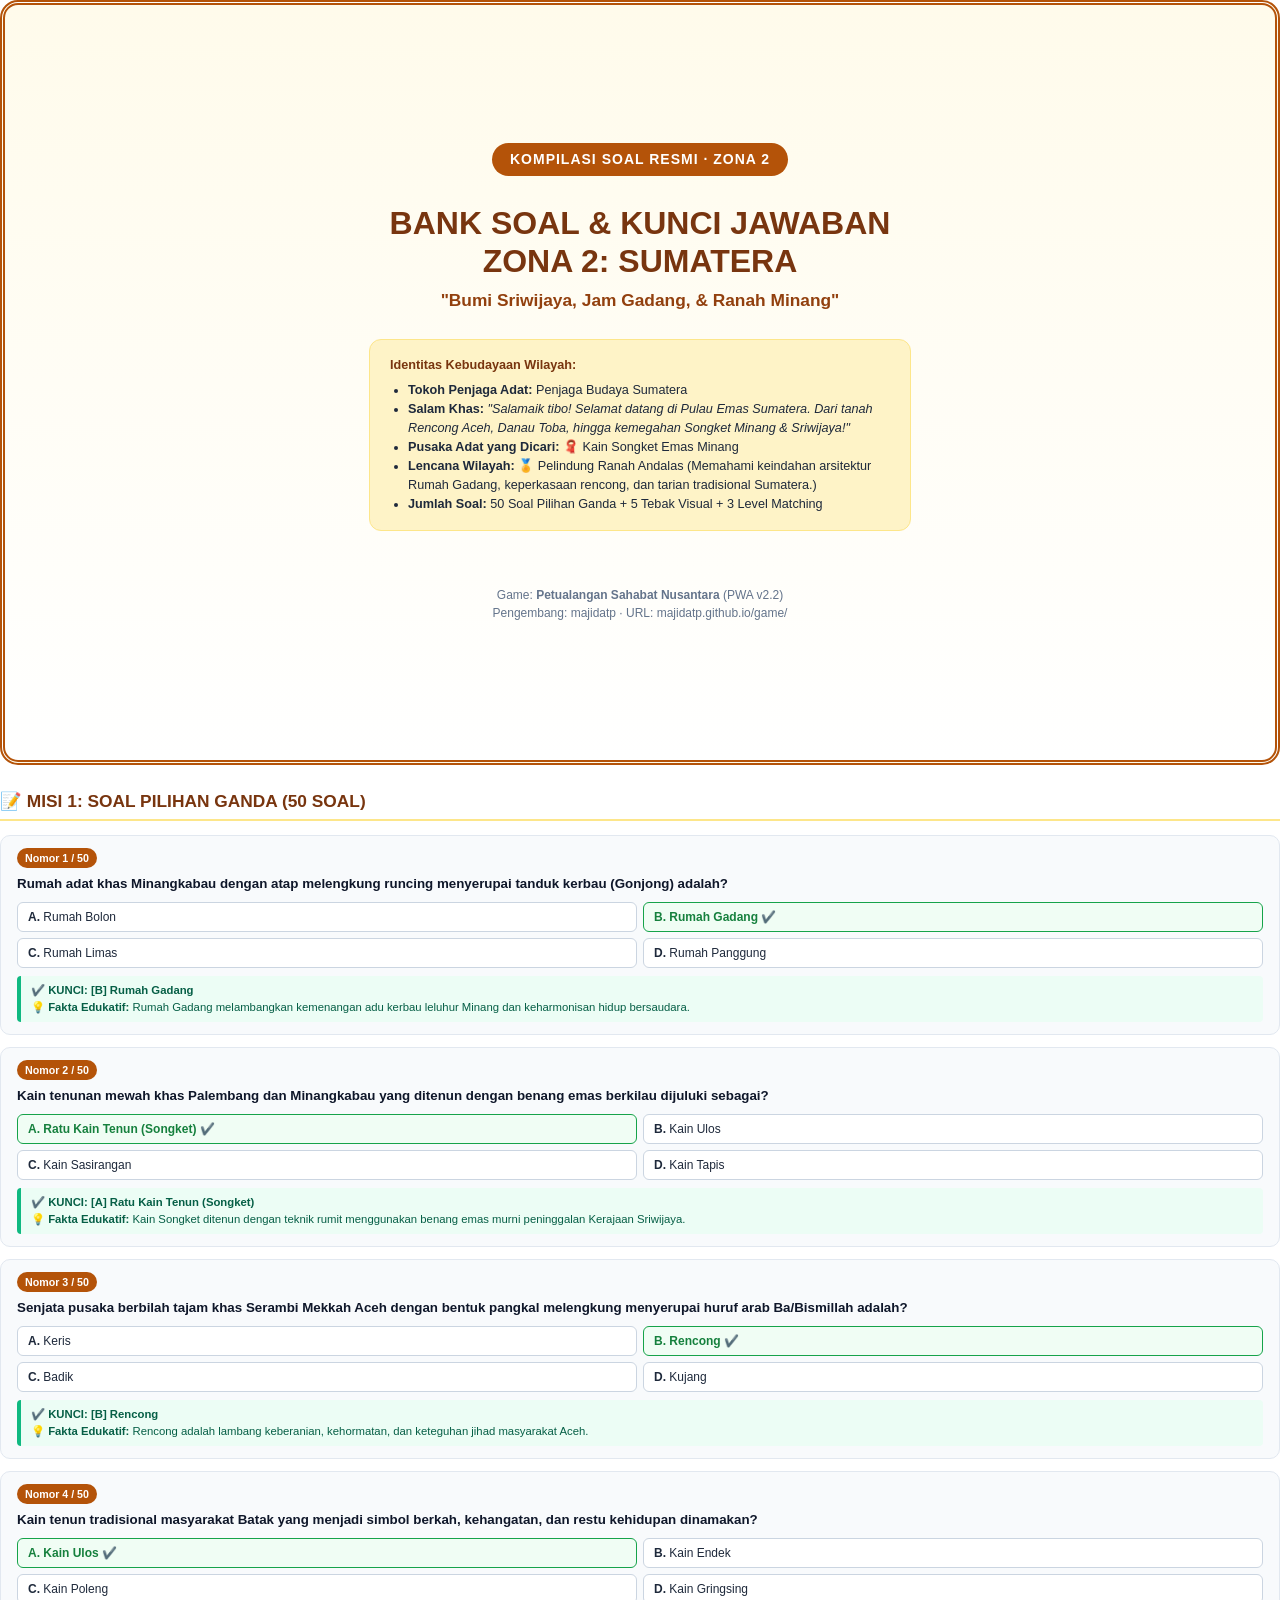
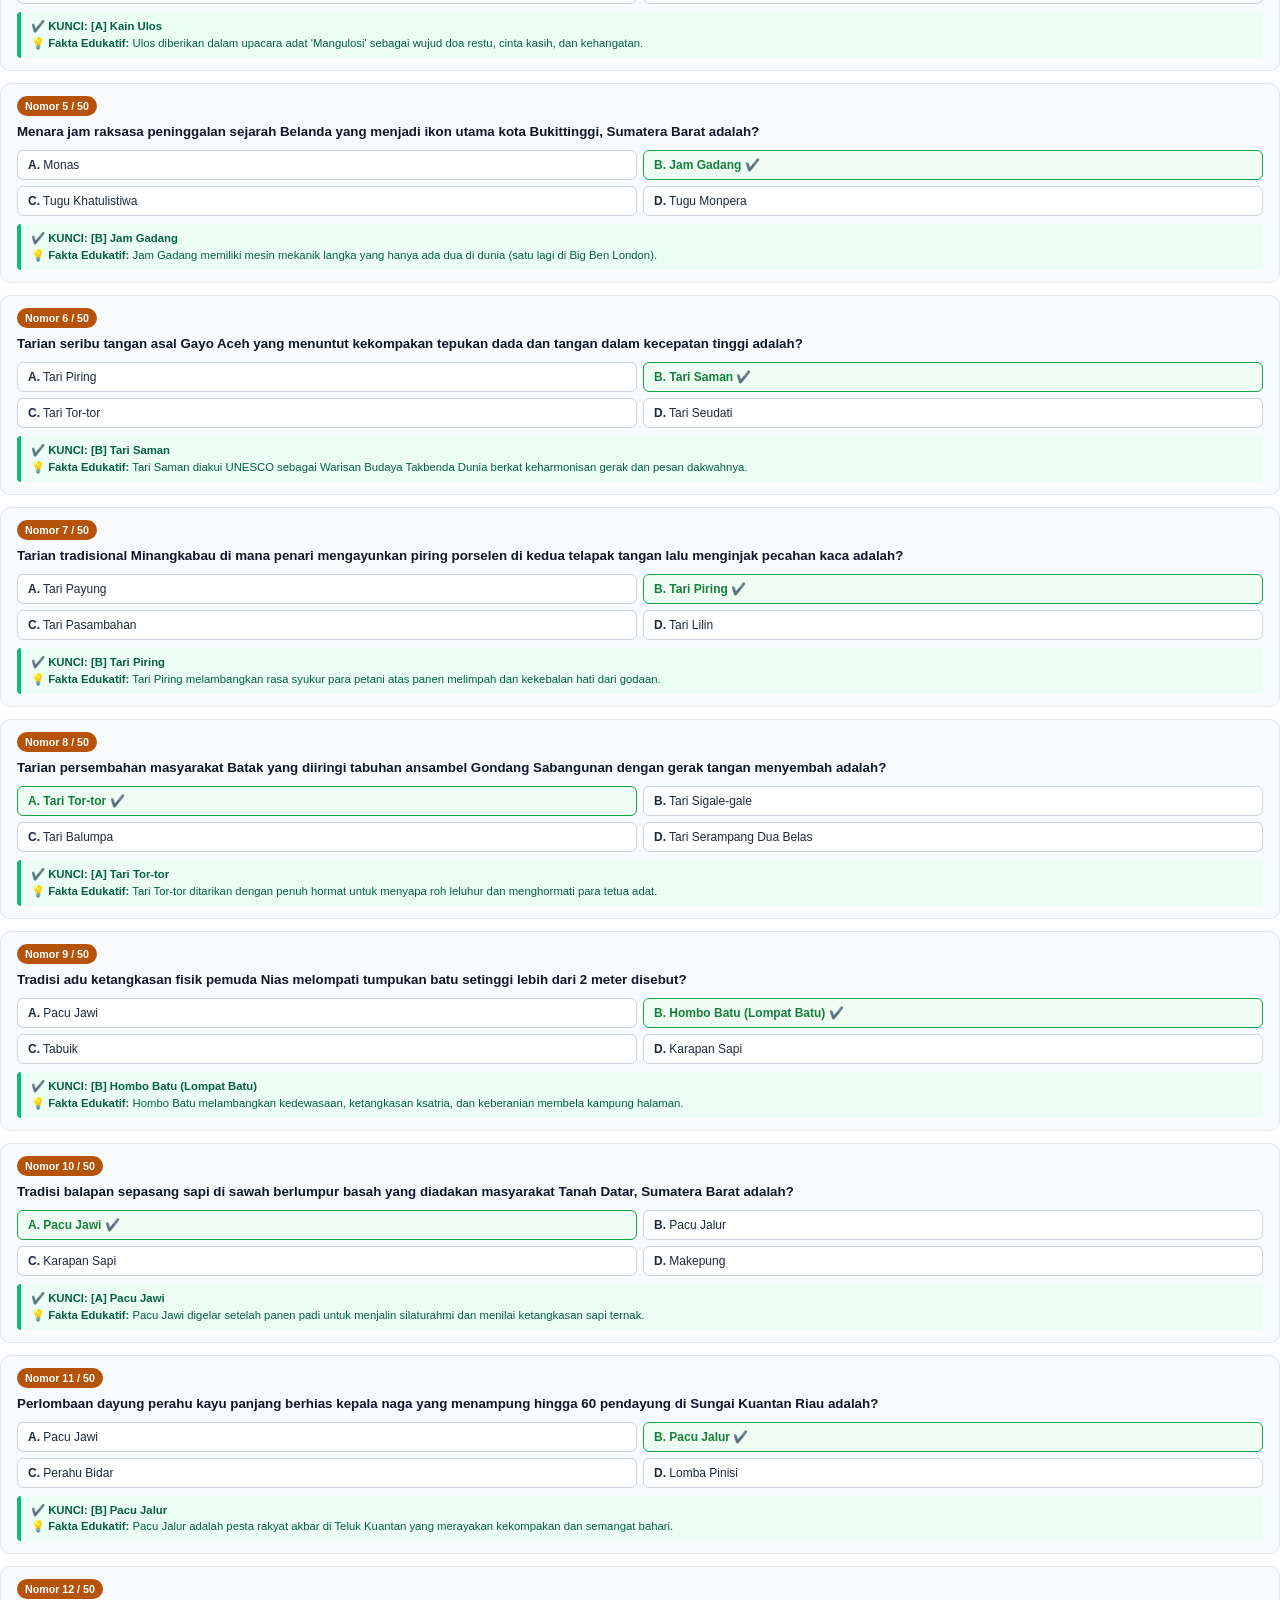
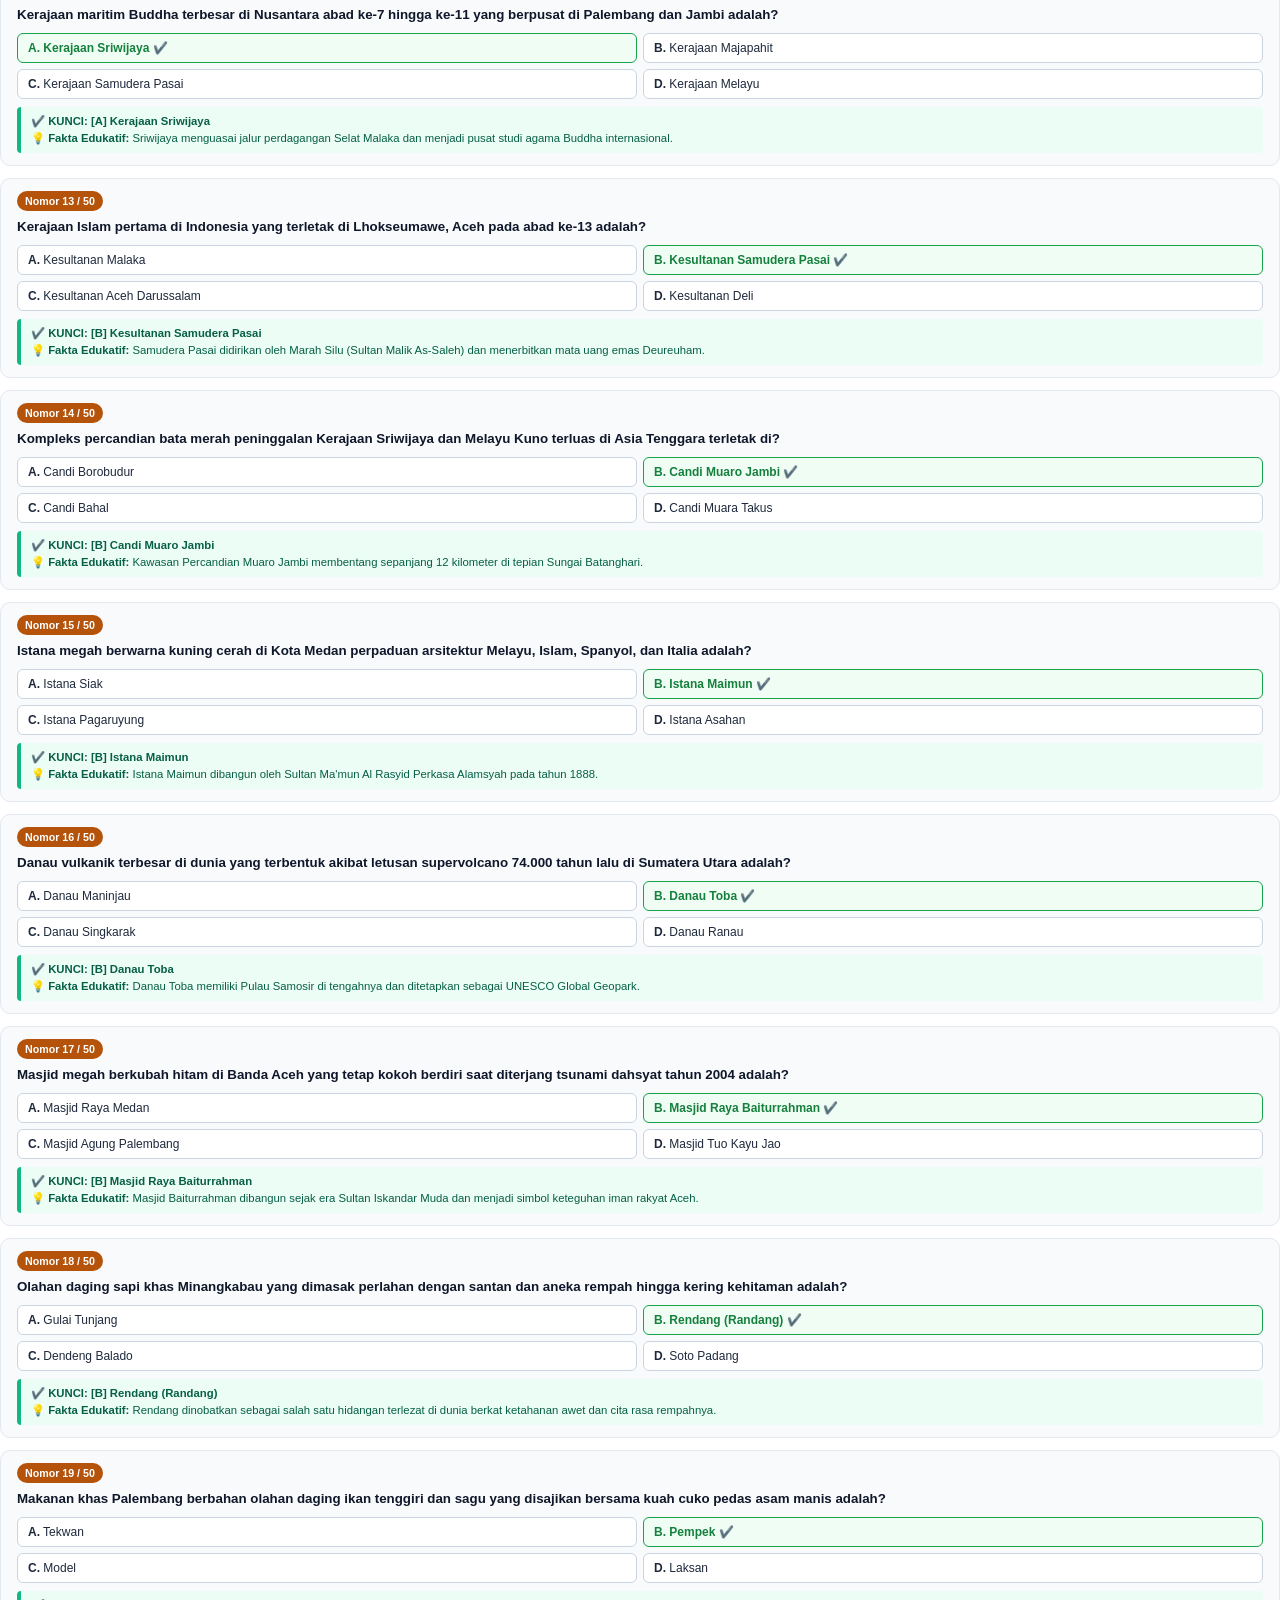
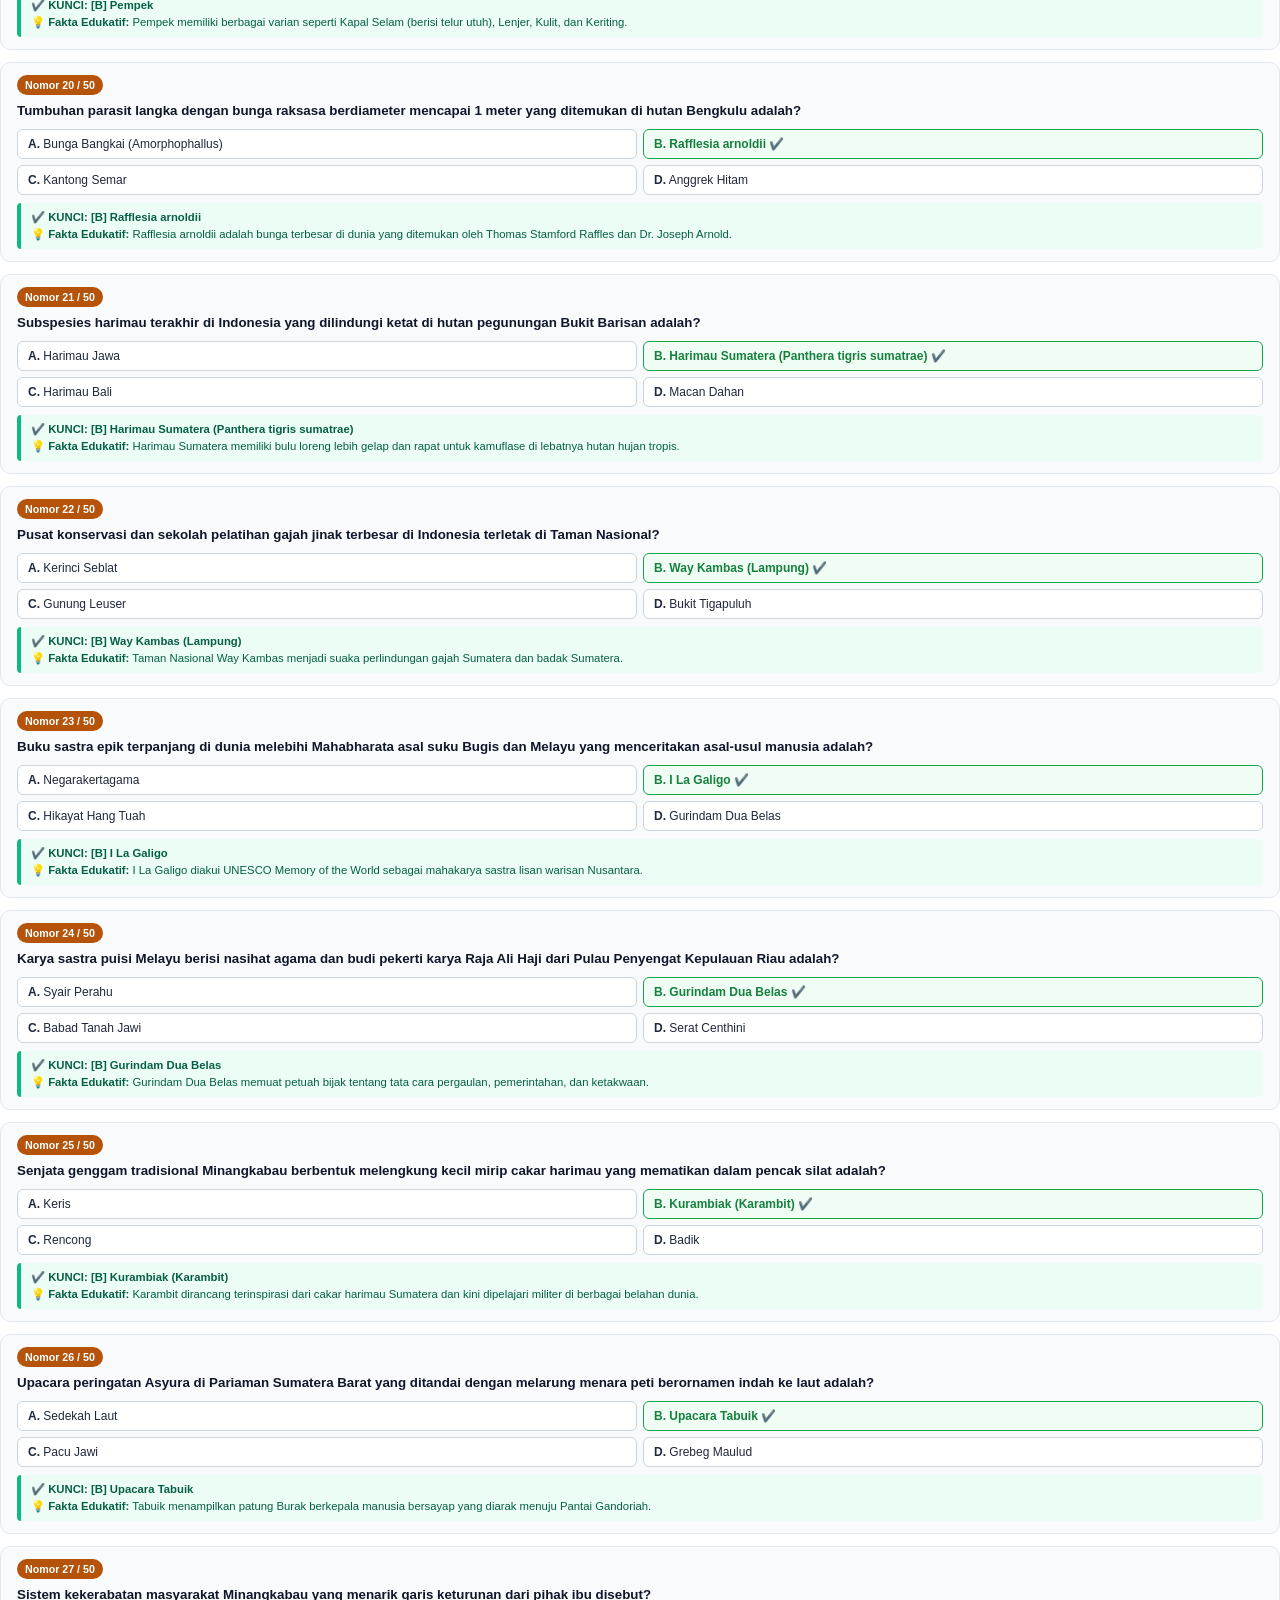
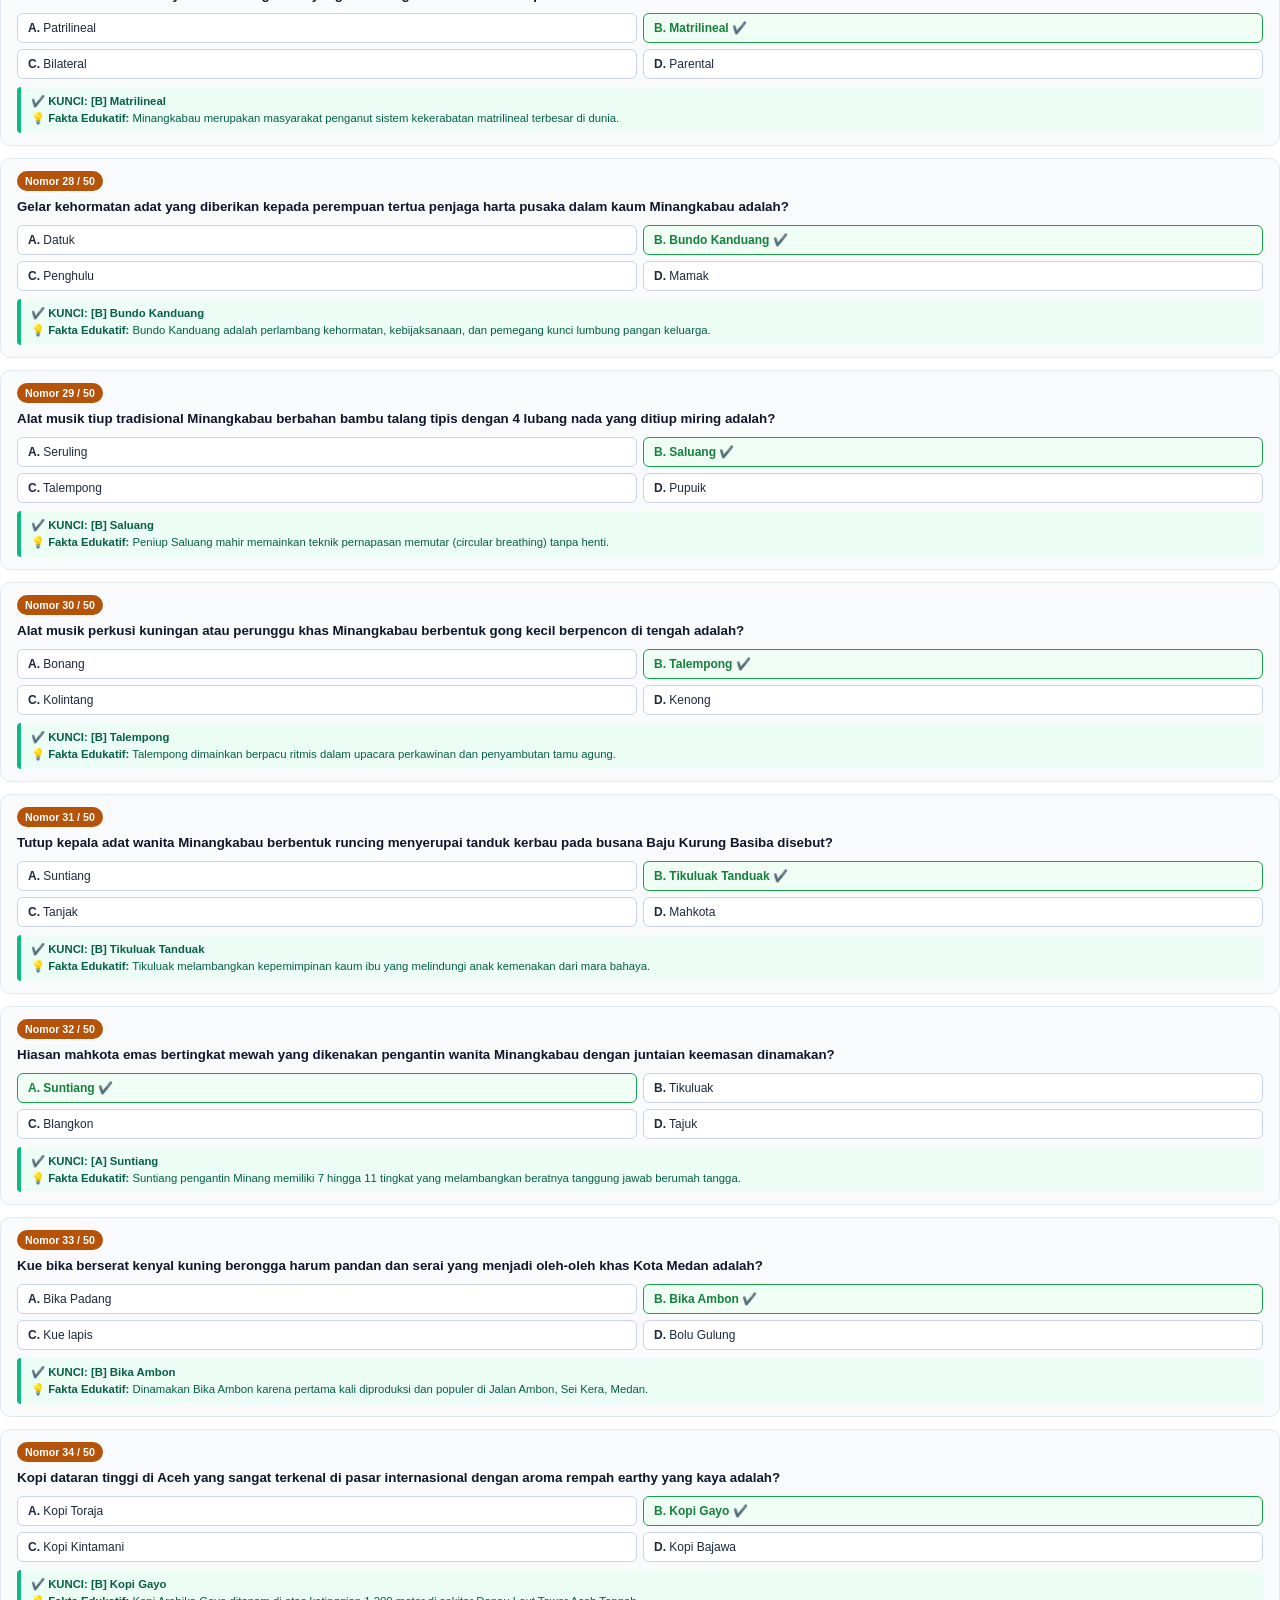
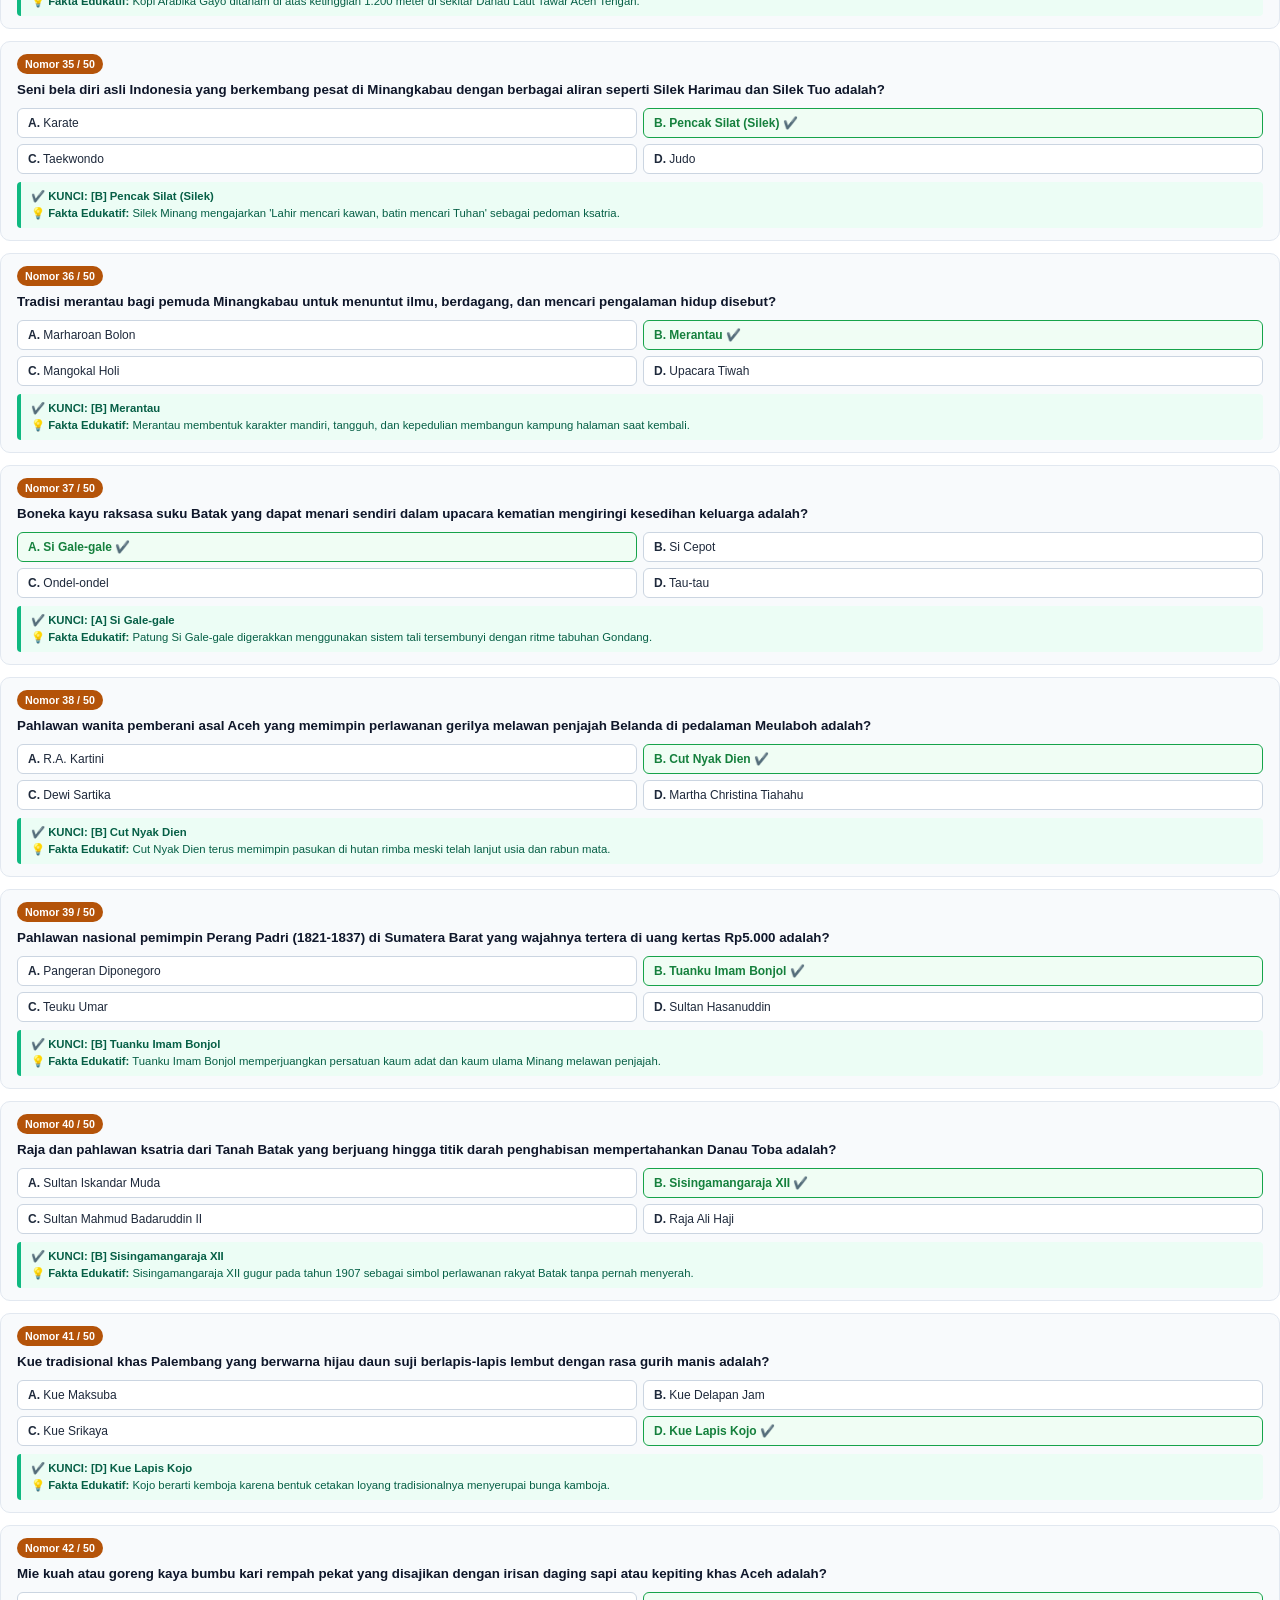
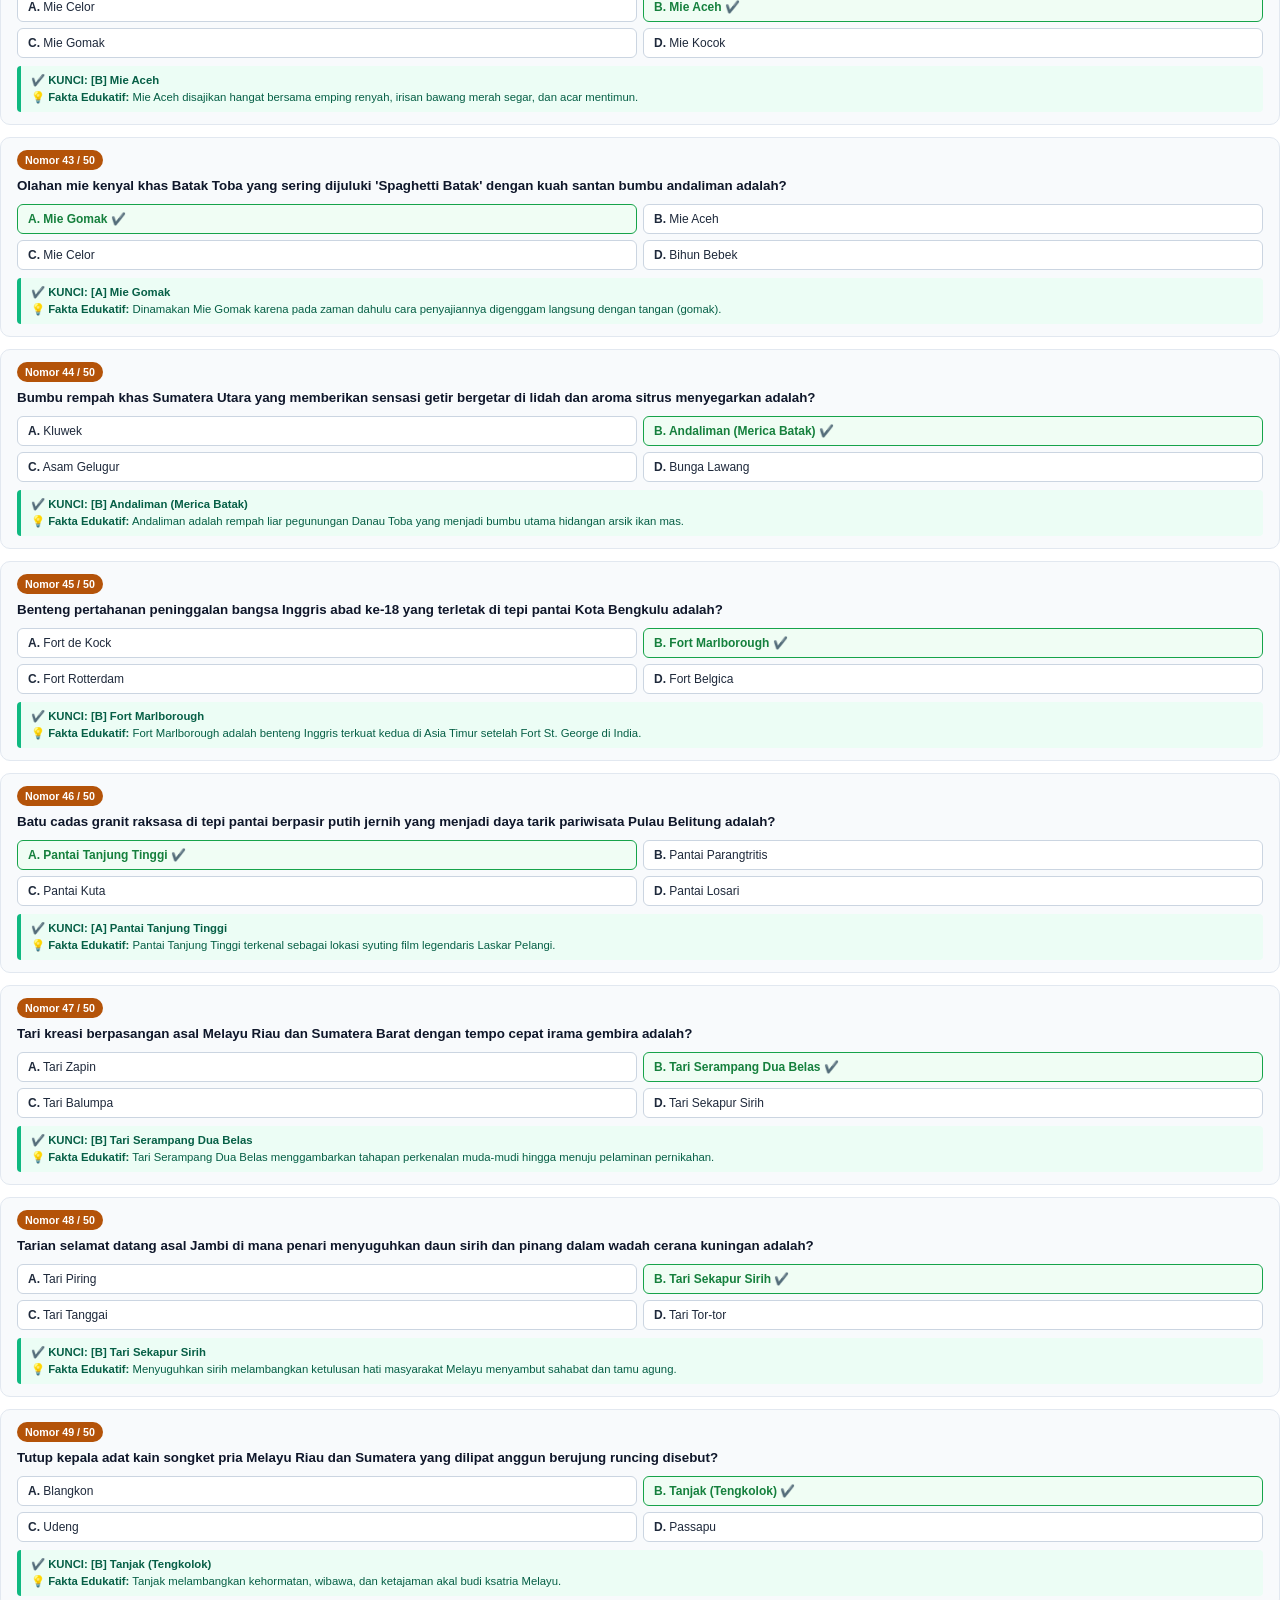
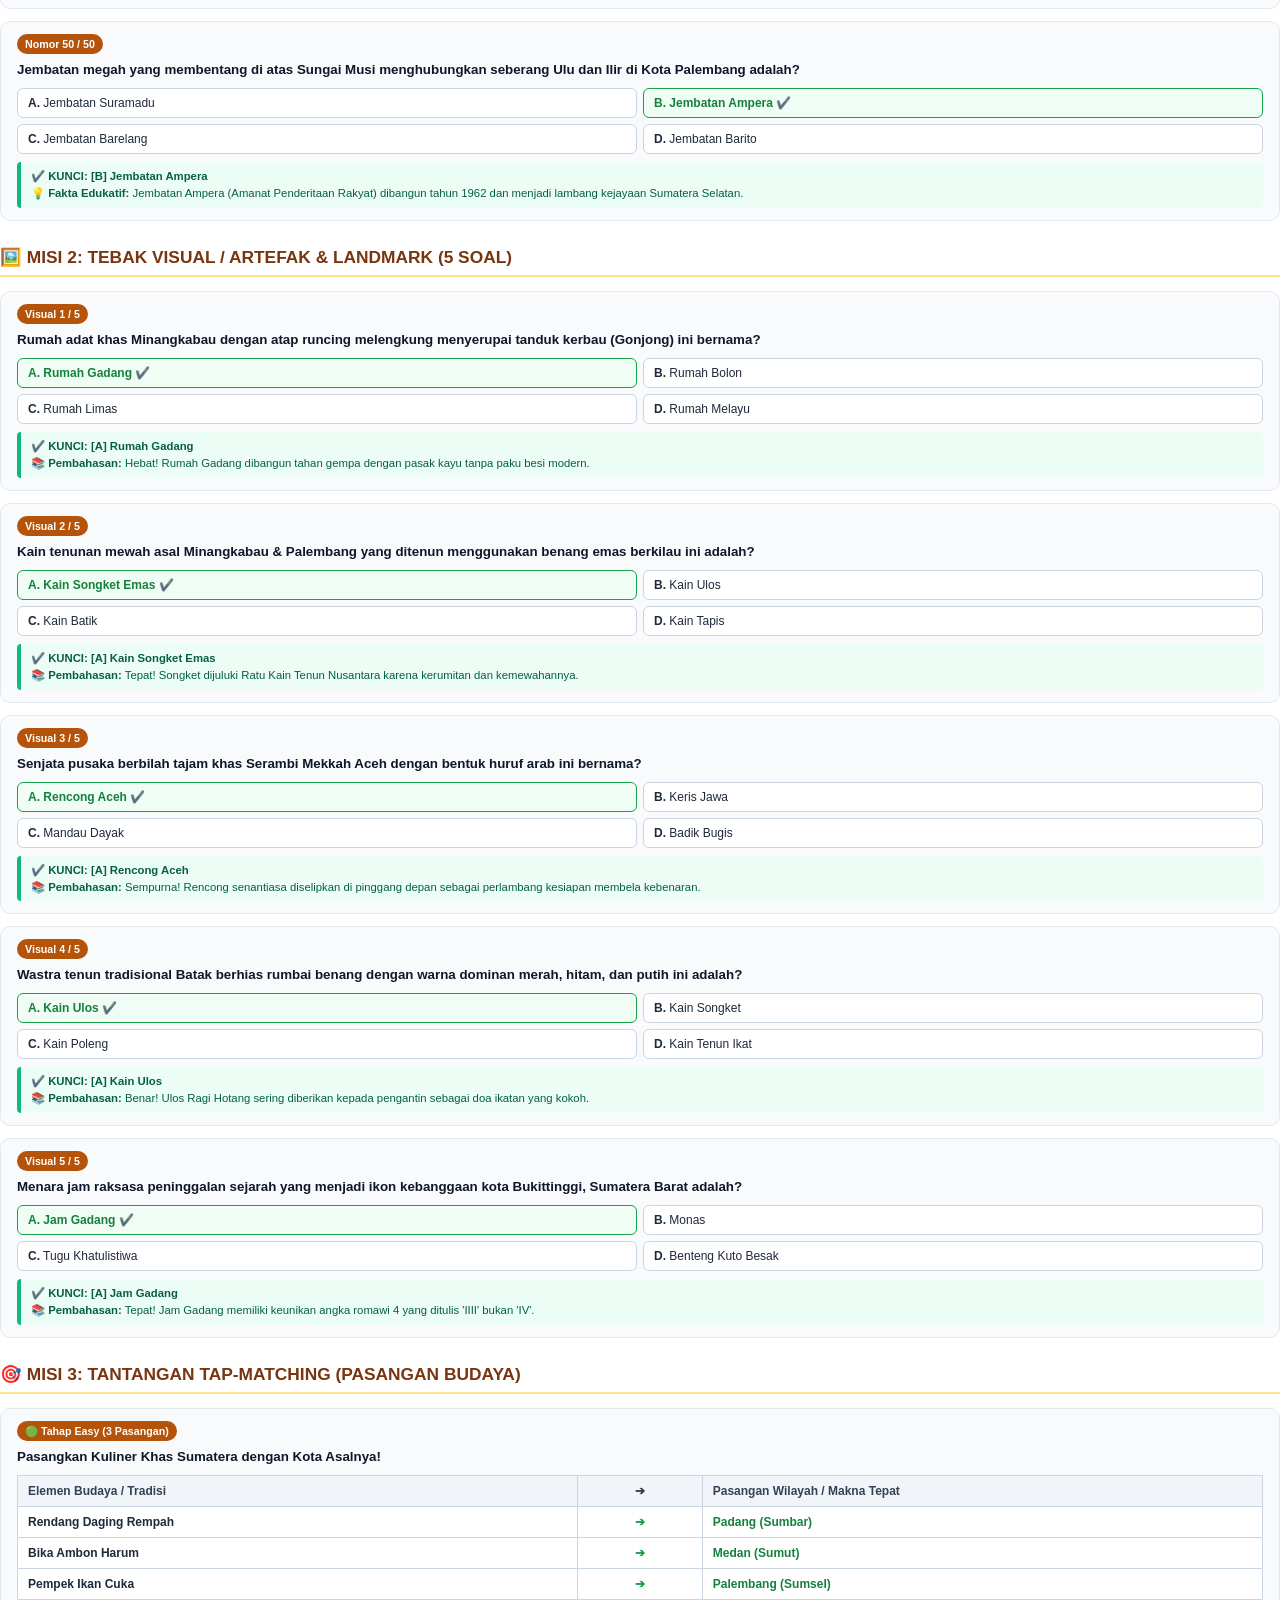
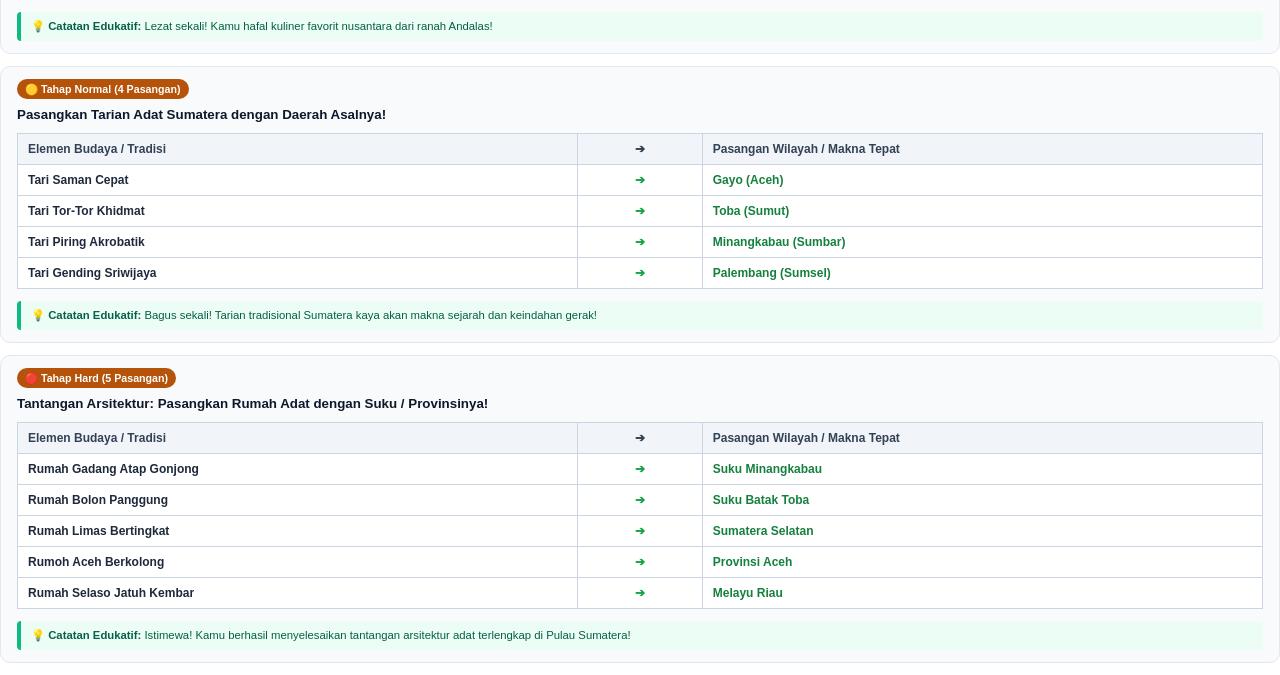
<file: dokumen/bank_soal_zona_2_sumatera.html>
<!DOCTYPE html>
<html lang="id">
<head>
  <meta charset="UTF-8">
  <title>Bank Soal Zona 2: Sumatera - Petualangan Sahabat Nusantara</title>
  <style>
    @page {
      size: A4;
      margin: 18mm 16mm 20mm 16mm;
      @bottom-right {
        content: counter(page);
        font-family: 'Segoe UI', sans-serif;
        font-size: 9pt;
        color: #78350f;
      }
    }
    
    body {
      font-family: 'Segoe UI', -apple-system, BlinkMacSystemFont, 'Helvetica Neue', Arial, sans-serif;
      font-size: 10pt;
      line-height: 1.5;
      color: #1e293b;
      margin: 0;
      padding: 0;
      background: #ffffff;
    }
    
    .cover-page {
      page-break-after: always;
      display: flex;
      flex-direction: column;
      justify-content: center;
      align-items: center;
      min-height: 85vh;
      text-align: center;
      border: 5px double #b45309;
      border-radius: 18px;
      padding: 40px 30px;
      background: linear-gradient(180deg, #fffbeb 0%, #ffffff 100%);
      box-sizing: border-box;
    }
    
    .cover-badge {
      display: inline-block;
      background: #b45309;
      color: #ffffff;
      padding: 6px 18px;
      border-radius: 20px;
      font-size: 10.5pt;
      font-weight: 700;
      letter-spacing: 1px;
      text-transform: uppercase;
      margin-bottom: 20px;
    }
    
    .cover-title {
      font-family: 'Segoe UI', 'Trebuchet MS', sans-serif;
      font-size: 24pt;
      font-weight: 900;
      color: #78350f;
      margin: 8px 0;
      line-height: 1.2;
    }
    
    .cover-subtitle {
      font-size: 13pt;
      font-weight: 600;
      color: #92400e;
      margin-bottom: 25px;
    }
    
    .zone-box {
      background: #fef3c7;
      border: 1px solid #fde68a;
      border-radius: 12px;
      padding: 16px 20px;
      max-width: 500px;
      margin: 0 auto 30px auto;
      text-align: left;
      font-size: 9.5pt;
    }
    
    .zone-box ul {
      margin: 6px 0 0 0;
      padding-left: 18px;
    }
    
    .cover-meta {
      font-size: 9pt;
      color: #64748b;
      margin-top: 25px;
    }
    
    .section-heading {
      font-family: 'Segoe UI', 'Trebuchet MS', sans-serif;
      font-size: 13pt;
      font-weight: 800;
      color: #78350f;
      border-bottom: 2px solid #fde68a;
      padding-bottom: 4px;
      margin: 24px 0 14px 0;
    }
    
    .question-card {
      border: 1px solid #e2e8f0;
      border-radius: 10px;
      padding: 12px 16px;
      margin-bottom: 12px;
      background: #f8fafc;
    }
    
    .q-number-badge {
      display: inline-block;
      background: #b45309;
      color: #fff;
      font-size: 8pt;
      font-weight: 700;
      padding: 2px 8px;
      border-radius: 12px;
      margin-bottom: 6px;
    }
    
    .q-text {
      font-size: 10pt;
      font-weight: 700;
      color: #0f172a;
      margin-bottom: 8px;
    }
    
    .options-grid {
      display: flex;
      flex-wrap: wrap;
      gap: 6px;
      margin-bottom: 8px;
    }
    
    .option-item {
      flex: 1 1 45%;
      padding: 5px 10px;
      border-radius: 6px;
      font-size: 9pt;
      border: 1px solid #cbd5e1;
      background: #ffffff;
      box-sizing: border-box;
    }
    
    .option-item.correct {
      border-color: #16a34a;
      background: #f0fdf4;
      color: #15803d;
      font-weight: 700;
    }
    
    .key-box {
      background: #ecfdf5;
      border-left: 4px solid #10b981;
      padding: 6px 10px;
      border-radius: 4px;
      font-size: 8.5pt;
      color: #065f46;
      margin-top: 6px;
    }
    
    .matching-table {
      width: 100%;
      border-collapse: collapse;
      margin: 8px 0 12px 0;
      font-size: 9pt;
      background: #fff;
    }
    
    .matching-table th, .matching-table td {
      border: 1px solid #cbd5e1;
      padding: 6px 10px;
      text-align: left;
    }
    
    .matching-table th {
      background: #f1f5f9;
      color: #334155;
    }
  </style>
</head>
<body>

  <!-- COVER PAGE -->
  <div class="cover-page">
    <div class="cover-badge">Kompilasi Soal Resmi &middot; Zona 2</div>
    <div class="cover-title">BANK SOAL &amp; KUNCI JAWABAN<br>ZONA 2: SUMATERA</div>
    <div class="cover-subtitle">"Bumi Sriwijaya, Jam Gadang, & Ranah Minang"</div>
    
    <div class="zone-box">
      <strong style="color: #78350f;">Identitas Kebudayaan Wilayah:</strong>
      <ul>
        <li><strong>Tokoh Penjaga Adat:</strong> Penjaga Budaya Sumatera</li>
        <li><strong>Salam Khas:</strong> <em>"Salamaik tibo! Selamat datang di Pulau Emas Sumatera. Dari tanah Rencong Aceh, Danau Toba, hingga kemegahan Songket Minang & Sriwijaya!"</em></li>
        <li><strong>Pusaka Adat yang Dicari:</strong> 🧣 Kain Songket Emas Minang</li>
        <li><strong>Lencana Wilayah:</strong> 🏅 Pelindung Ranah Andalas (Memahami keindahan arsitektur Rumah Gadang, keperkasaan rencong, dan tarian tradisional Sumatera.)</li>
        <li><strong>Jumlah Soal:</strong> 50 Soal Pilihan Ganda + 5 Tebak Visual + 3 Level Matching</li>
      </ul>
    </div>
    
    <div class="cover-meta">
      Game: <strong>Petualangan Sahabat Nusantara</strong> (PWA v2.2)<br>
      Pengembang: majidatp &middot; URL: majidatp.github.io/game/
    </div>
  </div>

  <div class="section-heading">📝 MISI 1: SOAL PILIHAN GANDA (50 SOAL)</div>
  
    <div class="question-card">
      <div class="q-number-badge">Nomor 1 / 50</div>
      <div class="q-text">Rumah adat khas Minangkabau dengan atap melengkung runcing menyerupai tanduk kerbau (Gonjong) adalah?</div>
      <div class="options-grid">
        <div class="option-item ">
            <strong>A.</strong> Rumah Bolon 
          </div><div class="option-item correct">
            <strong>B.</strong> Rumah Gadang ✔️
          </div><div class="option-item ">
            <strong>C.</strong> Rumah Limas 
          </div><div class="option-item ">
            <strong>D.</strong> Rumah Panggung 
          </div>
      </div>
      <div class="key-box">
        <strong>✔️ KUNCI: [B] Rumah Gadang</strong><br>
        <strong>💡 Fakta Edukatif:</strong> Rumah Gadang melambangkan kemenangan adu kerbau leluhur Minang dan keharmonisan hidup bersaudara.
      </div>
    </div>
  
    <div class="question-card">
      <div class="q-number-badge">Nomor 2 / 50</div>
      <div class="q-text">Kain tenunan mewah khas Palembang dan Minangkabau yang ditenun dengan benang emas berkilau dijuluki sebagai?</div>
      <div class="options-grid">
        <div class="option-item correct">
            <strong>A.</strong> Ratu Kain Tenun (Songket) ✔️
          </div><div class="option-item ">
            <strong>B.</strong> Kain Ulos 
          </div><div class="option-item ">
            <strong>C.</strong> Kain Sasirangan 
          </div><div class="option-item ">
            <strong>D.</strong> Kain Tapis 
          </div>
      </div>
      <div class="key-box">
        <strong>✔️ KUNCI: [A] Ratu Kain Tenun (Songket)</strong><br>
        <strong>💡 Fakta Edukatif:</strong> Kain Songket ditenun dengan teknik rumit menggunakan benang emas murni peninggalan Kerajaan Sriwijaya.
      </div>
    </div>
  
    <div class="question-card">
      <div class="q-number-badge">Nomor 3 / 50</div>
      <div class="q-text">Senjata pusaka berbilah tajam khas Serambi Mekkah Aceh dengan bentuk pangkal melengkung menyerupai huruf arab Ba/Bismillah adalah?</div>
      <div class="options-grid">
        <div class="option-item ">
            <strong>A.</strong> Keris 
          </div><div class="option-item correct">
            <strong>B.</strong> Rencong ✔️
          </div><div class="option-item ">
            <strong>C.</strong> Badik 
          </div><div class="option-item ">
            <strong>D.</strong> Kujang 
          </div>
      </div>
      <div class="key-box">
        <strong>✔️ KUNCI: [B] Rencong</strong><br>
        <strong>💡 Fakta Edukatif:</strong> Rencong adalah lambang keberanian, kehormatan, dan keteguhan jihad masyarakat Aceh.
      </div>
    </div>
  
    <div class="question-card">
      <div class="q-number-badge">Nomor 4 / 50</div>
      <div class="q-text">Kain tenun tradisional masyarakat Batak yang menjadi simbol berkah, kehangatan, dan restu kehidupan dinamakan?</div>
      <div class="options-grid">
        <div class="option-item correct">
            <strong>A.</strong> Kain Ulos ✔️
          </div><div class="option-item ">
            <strong>B.</strong> Kain Endek 
          </div><div class="option-item ">
            <strong>C.</strong> Kain Poleng 
          </div><div class="option-item ">
            <strong>D.</strong> Kain Gringsing 
          </div>
      </div>
      <div class="key-box">
        <strong>✔️ KUNCI: [A] Kain Ulos</strong><br>
        <strong>💡 Fakta Edukatif:</strong> Ulos diberikan dalam upacara adat 'Mangulosi' sebagai wujud doa restu, cinta kasih, dan kehangatan.
      </div>
    </div>
  
    <div class="question-card">
      <div class="q-number-badge">Nomor 5 / 50</div>
      <div class="q-text">Menara jam raksasa peninggalan sejarah Belanda yang menjadi ikon utama kota Bukittinggi, Sumatera Barat adalah?</div>
      <div class="options-grid">
        <div class="option-item ">
            <strong>A.</strong> Monas 
          </div><div class="option-item correct">
            <strong>B.</strong> Jam Gadang ✔️
          </div><div class="option-item ">
            <strong>C.</strong> Tugu Khatulistiwa 
          </div><div class="option-item ">
            <strong>D.</strong> Tugu Monpera 
          </div>
      </div>
      <div class="key-box">
        <strong>✔️ KUNCI: [B] Jam Gadang</strong><br>
        <strong>💡 Fakta Edukatif:</strong> Jam Gadang memiliki mesin mekanik langka yang hanya ada dua di dunia (satu lagi di Big Ben London).
      </div>
    </div>
  
    <div class="question-card">
      <div class="q-number-badge">Nomor 6 / 50</div>
      <div class="q-text">Tarian seribu tangan asal Gayo Aceh yang menuntut kekompakan tepukan dada dan tangan dalam kecepatan tinggi adalah?</div>
      <div class="options-grid">
        <div class="option-item ">
            <strong>A.</strong> Tari Piring 
          </div><div class="option-item correct">
            <strong>B.</strong> Tari Saman ✔️
          </div><div class="option-item ">
            <strong>C.</strong> Tari Tor-tor 
          </div><div class="option-item ">
            <strong>D.</strong> Tari Seudati 
          </div>
      </div>
      <div class="key-box">
        <strong>✔️ KUNCI: [B] Tari Saman</strong><br>
        <strong>💡 Fakta Edukatif:</strong> Tari Saman diakui UNESCO sebagai Warisan Budaya Takbenda Dunia berkat keharmonisan gerak dan pesan dakwahnya.
      </div>
    </div>
  
    <div class="question-card">
      <div class="q-number-badge">Nomor 7 / 50</div>
      <div class="q-text">Tarian tradisional Minangkabau di mana penari mengayunkan piring porselen di kedua telapak tangan lalu menginjak pecahan kaca adalah?</div>
      <div class="options-grid">
        <div class="option-item ">
            <strong>A.</strong> Tari Payung 
          </div><div class="option-item correct">
            <strong>B.</strong> Tari Piring ✔️
          </div><div class="option-item ">
            <strong>C.</strong> Tari Pasambahan 
          </div><div class="option-item ">
            <strong>D.</strong> Tari Lilin 
          </div>
      </div>
      <div class="key-box">
        <strong>✔️ KUNCI: [B] Tari Piring</strong><br>
        <strong>💡 Fakta Edukatif:</strong> Tari Piring melambangkan rasa syukur para petani atas panen melimpah dan kekebalan hati dari godaan.
      </div>
    </div>
  
    <div class="question-card">
      <div class="q-number-badge">Nomor 8 / 50</div>
      <div class="q-text">Tarian persembahan masyarakat Batak yang diiringi tabuhan ansambel Gondang Sabangunan dengan gerak tangan menyembah adalah?</div>
      <div class="options-grid">
        <div class="option-item correct">
            <strong>A.</strong> Tari Tor-tor ✔️
          </div><div class="option-item ">
            <strong>B.</strong> Tari Sigale-gale 
          </div><div class="option-item ">
            <strong>C.</strong> Tari Balumpa 
          </div><div class="option-item ">
            <strong>D.</strong> Tari Serampang Dua Belas 
          </div>
      </div>
      <div class="key-box">
        <strong>✔️ KUNCI: [A] Tari Tor-tor</strong><br>
        <strong>💡 Fakta Edukatif:</strong> Tari Tor-tor ditarikan dengan penuh hormat untuk menyapa roh leluhur dan menghormati para tetua adat.
      </div>
    </div>
  
    <div class="question-card">
      <div class="q-number-badge">Nomor 9 / 50</div>
      <div class="q-text">Tradisi adu ketangkasan fisik pemuda Nias melompati tumpukan batu setinggi lebih dari 2 meter disebut?</div>
      <div class="options-grid">
        <div class="option-item ">
            <strong>A.</strong> Pacu Jawi 
          </div><div class="option-item correct">
            <strong>B.</strong> Hombo Batu (Lompat Batu) ✔️
          </div><div class="option-item ">
            <strong>C.</strong> Tabuik 
          </div><div class="option-item ">
            <strong>D.</strong> Karapan Sapi 
          </div>
      </div>
      <div class="key-box">
        <strong>✔️ KUNCI: [B] Hombo Batu (Lompat Batu)</strong><br>
        <strong>💡 Fakta Edukatif:</strong> Hombo Batu melambangkan kedewasaan, ketangkasan ksatria, dan keberanian membela kampung halaman.
      </div>
    </div>
  
    <div class="question-card">
      <div class="q-number-badge">Nomor 10 / 50</div>
      <div class="q-text">Tradisi balapan sepasang sapi di sawah berlumpur basah yang diadakan masyarakat Tanah Datar, Sumatera Barat adalah?</div>
      <div class="options-grid">
        <div class="option-item correct">
            <strong>A.</strong> Pacu Jawi ✔️
          </div><div class="option-item ">
            <strong>B.</strong> Pacu Jalur 
          </div><div class="option-item ">
            <strong>C.</strong> Karapan Sapi 
          </div><div class="option-item ">
            <strong>D.</strong> Makepung 
          </div>
      </div>
      <div class="key-box">
        <strong>✔️ KUNCI: [A] Pacu Jawi</strong><br>
        <strong>💡 Fakta Edukatif:</strong> Pacu Jawi digelar setelah panen padi untuk menjalin silaturahmi dan menilai ketangkasan sapi ternak.
      </div>
    </div>
  
    <div class="question-card">
      <div class="q-number-badge">Nomor 11 / 50</div>
      <div class="q-text">Perlombaan dayung perahu kayu panjang berhias kepala naga yang menampung hingga 60 pendayung di Sungai Kuantan Riau adalah?</div>
      <div class="options-grid">
        <div class="option-item ">
            <strong>A.</strong> Pacu Jawi 
          </div><div class="option-item correct">
            <strong>B.</strong> Pacu Jalur ✔️
          </div><div class="option-item ">
            <strong>C.</strong> Perahu Bidar 
          </div><div class="option-item ">
            <strong>D.</strong> Lomba Pinisi 
          </div>
      </div>
      <div class="key-box">
        <strong>✔️ KUNCI: [B] Pacu Jalur</strong><br>
        <strong>💡 Fakta Edukatif:</strong> Pacu Jalur adalah pesta rakyat akbar di Teluk Kuantan yang merayakan kekompakan dan semangat bahari.
      </div>
    </div>
  
    <div class="question-card">
      <div class="q-number-badge">Nomor 12 / 50</div>
      <div class="q-text">Kerajaan maritim Buddha terbesar di Nusantara abad ke-7 hingga ke-11 yang berpusat di Palembang dan Jambi adalah?</div>
      <div class="options-grid">
        <div class="option-item correct">
            <strong>A.</strong> Kerajaan Sriwijaya ✔️
          </div><div class="option-item ">
            <strong>B.</strong> Kerajaan Majapahit 
          </div><div class="option-item ">
            <strong>C.</strong> Kerajaan Samudera Pasai 
          </div><div class="option-item ">
            <strong>D.</strong> Kerajaan Melayu 
          </div>
      </div>
      <div class="key-box">
        <strong>✔️ KUNCI: [A] Kerajaan Sriwijaya</strong><br>
        <strong>💡 Fakta Edukatif:</strong> Sriwijaya menguasai jalur perdagangan Selat Malaka dan menjadi pusat studi agama Buddha internasional.
      </div>
    </div>
  
    <div class="question-card">
      <div class="q-number-badge">Nomor 13 / 50</div>
      <div class="q-text">Kerajaan Islam pertama di Indonesia yang terletak di Lhokseumawe, Aceh pada abad ke-13 adalah?</div>
      <div class="options-grid">
        <div class="option-item ">
            <strong>A.</strong> Kesultanan Malaka 
          </div><div class="option-item correct">
            <strong>B.</strong> Kesultanan Samudera Pasai ✔️
          </div><div class="option-item ">
            <strong>C.</strong> Kesultanan Aceh Darussalam 
          </div><div class="option-item ">
            <strong>D.</strong> Kesultanan Deli 
          </div>
      </div>
      <div class="key-box">
        <strong>✔️ KUNCI: [B] Kesultanan Samudera Pasai</strong><br>
        <strong>💡 Fakta Edukatif:</strong> Samudera Pasai didirikan oleh Marah Silu (Sultan Malik As-Saleh) dan menerbitkan mata uang emas Deureuham.
      </div>
    </div>
  
    <div class="question-card">
      <div class="q-number-badge">Nomor 14 / 50</div>
      <div class="q-text">Kompleks percandian bata merah peninggalan Kerajaan Sriwijaya dan Melayu Kuno terluas di Asia Tenggara terletak di?</div>
      <div class="options-grid">
        <div class="option-item ">
            <strong>A.</strong> Candi Borobudur 
          </div><div class="option-item correct">
            <strong>B.</strong> Candi Muaro Jambi ✔️
          </div><div class="option-item ">
            <strong>C.</strong> Candi Bahal 
          </div><div class="option-item ">
            <strong>D.</strong> Candi Muara Takus 
          </div>
      </div>
      <div class="key-box">
        <strong>✔️ KUNCI: [B] Candi Muaro Jambi</strong><br>
        <strong>💡 Fakta Edukatif:</strong> Kawasan Percandian Muaro Jambi membentang sepanjang 12 kilometer di tepian Sungai Batanghari.
      </div>
    </div>
  
    <div class="question-card">
      <div class="q-number-badge">Nomor 15 / 50</div>
      <div class="q-text">Istana megah berwarna kuning cerah di Kota Medan perpaduan arsitektur Melayu, Islam, Spanyol, dan Italia adalah?</div>
      <div class="options-grid">
        <div class="option-item ">
            <strong>A.</strong> Istana Siak 
          </div><div class="option-item correct">
            <strong>B.</strong> Istana Maimun ✔️
          </div><div class="option-item ">
            <strong>C.</strong> Istana Pagaruyung 
          </div><div class="option-item ">
            <strong>D.</strong> Istana Asahan 
          </div>
      </div>
      <div class="key-box">
        <strong>✔️ KUNCI: [B] Istana Maimun</strong><br>
        <strong>💡 Fakta Edukatif:</strong> Istana Maimun dibangun oleh Sultan Ma'mun Al Rasyid Perkasa Alamsyah pada tahun 1888.
      </div>
    </div>
  
    <div class="question-card">
      <div class="q-number-badge">Nomor 16 / 50</div>
      <div class="q-text">Danau vulkanik terbesar di dunia yang terbentuk akibat letusan supervolcano 74.000 tahun lalu di Sumatera Utara adalah?</div>
      <div class="options-grid">
        <div class="option-item ">
            <strong>A.</strong> Danau Maninjau 
          </div><div class="option-item correct">
            <strong>B.</strong> Danau Toba ✔️
          </div><div class="option-item ">
            <strong>C.</strong> Danau Singkarak 
          </div><div class="option-item ">
            <strong>D.</strong> Danau Ranau 
          </div>
      </div>
      <div class="key-box">
        <strong>✔️ KUNCI: [B] Danau Toba</strong><br>
        <strong>💡 Fakta Edukatif:</strong> Danau Toba memiliki Pulau Samosir di tengahnya dan ditetapkan sebagai UNESCO Global Geopark.
      </div>
    </div>
  
    <div class="question-card">
      <div class="q-number-badge">Nomor 17 / 50</div>
      <div class="q-text">Masjid megah berkubah hitam di Banda Aceh yang tetap kokoh berdiri saat diterjang tsunami dahsyat tahun 2004 adalah?</div>
      <div class="options-grid">
        <div class="option-item ">
            <strong>A.</strong> Masjid Raya Medan 
          </div><div class="option-item correct">
            <strong>B.</strong> Masjid Raya Baiturrahman ✔️
          </div><div class="option-item ">
            <strong>C.</strong> Masjid Agung Palembang 
          </div><div class="option-item ">
            <strong>D.</strong> Masjid Tuo Kayu Jao 
          </div>
      </div>
      <div class="key-box">
        <strong>✔️ KUNCI: [B] Masjid Raya Baiturrahman</strong><br>
        <strong>💡 Fakta Edukatif:</strong> Masjid Baiturrahman dibangun sejak era Sultan Iskandar Muda dan menjadi simbol keteguhan iman rakyat Aceh.
      </div>
    </div>
  
    <div class="question-card">
      <div class="q-number-badge">Nomor 18 / 50</div>
      <div class="q-text">Olahan daging sapi khas Minangkabau yang dimasak perlahan dengan santan dan aneka rempah hingga kering kehitaman adalah?</div>
      <div class="options-grid">
        <div class="option-item ">
            <strong>A.</strong> Gulai Tunjang 
          </div><div class="option-item correct">
            <strong>B.</strong> Rendang (Randang) ✔️
          </div><div class="option-item ">
            <strong>C.</strong> Dendeng Balado 
          </div><div class="option-item ">
            <strong>D.</strong> Soto Padang 
          </div>
      </div>
      <div class="key-box">
        <strong>✔️ KUNCI: [B] Rendang (Randang)</strong><br>
        <strong>💡 Fakta Edukatif:</strong> Rendang dinobatkan sebagai salah satu hidangan terlezat di dunia berkat ketahanan awet dan cita rasa rempahnya.
      </div>
    </div>
  
    <div class="question-card">
      <div class="q-number-badge">Nomor 19 / 50</div>
      <div class="q-text">Makanan khas Palembang berbahan olahan daging ikan tenggiri dan sagu yang disajikan bersama kuah cuko pedas asam manis adalah?</div>
      <div class="options-grid">
        <div class="option-item ">
            <strong>A.</strong> Tekwan 
          </div><div class="option-item correct">
            <strong>B.</strong> Pempek ✔️
          </div><div class="option-item ">
            <strong>C.</strong> Model 
          </div><div class="option-item ">
            <strong>D.</strong> Laksan 
          </div>
      </div>
      <div class="key-box">
        <strong>✔️ KUNCI: [B] Pempek</strong><br>
        <strong>💡 Fakta Edukatif:</strong> Pempek memiliki berbagai varian seperti Kapal Selam (berisi telur utuh), Lenjer, Kulit, dan Keriting.
      </div>
    </div>
  
    <div class="question-card">
      <div class="q-number-badge">Nomor 20 / 50</div>
      <div class="q-text">Tumbuhan parasit langka dengan bunga raksasa berdiameter mencapai 1 meter yang ditemukan di hutan Bengkulu adalah?</div>
      <div class="options-grid">
        <div class="option-item ">
            <strong>A.</strong> Bunga Bangkai (Amorphophallus) 
          </div><div class="option-item correct">
            <strong>B.</strong> Rafflesia arnoldii ✔️
          </div><div class="option-item ">
            <strong>C.</strong> Kantong Semar 
          </div><div class="option-item ">
            <strong>D.</strong> Anggrek Hitam 
          </div>
      </div>
      <div class="key-box">
        <strong>✔️ KUNCI: [B] Rafflesia arnoldii</strong><br>
        <strong>💡 Fakta Edukatif:</strong> Rafflesia arnoldii adalah bunga terbesar di dunia yang ditemukan oleh Thomas Stamford Raffles dan Dr. Joseph Arnold.
      </div>
    </div>
  
    <div class="question-card">
      <div class="q-number-badge">Nomor 21 / 50</div>
      <div class="q-text">Subspesies harimau terakhir di Indonesia yang dilindungi ketat di hutan pegunungan Bukit Barisan adalah?</div>
      <div class="options-grid">
        <div class="option-item ">
            <strong>A.</strong> Harimau Jawa 
          </div><div class="option-item correct">
            <strong>B.</strong> Harimau Sumatera (Panthera tigris sumatrae) ✔️
          </div><div class="option-item ">
            <strong>C.</strong> Harimau Bali 
          </div><div class="option-item ">
            <strong>D.</strong> Macan Dahan 
          </div>
      </div>
      <div class="key-box">
        <strong>✔️ KUNCI: [B] Harimau Sumatera (Panthera tigris sumatrae)</strong><br>
        <strong>💡 Fakta Edukatif:</strong> Harimau Sumatera memiliki bulu loreng lebih gelap dan rapat untuk kamuflase di lebatnya hutan hujan tropis.
      </div>
    </div>
  
    <div class="question-card">
      <div class="q-number-badge">Nomor 22 / 50</div>
      <div class="q-text">Pusat konservasi dan sekolah pelatihan gajah jinak terbesar di Indonesia terletak di Taman Nasional?</div>
      <div class="options-grid">
        <div class="option-item ">
            <strong>A.</strong> Kerinci Seblat 
          </div><div class="option-item correct">
            <strong>B.</strong> Way Kambas (Lampung) ✔️
          </div><div class="option-item ">
            <strong>C.</strong> Gunung Leuser 
          </div><div class="option-item ">
            <strong>D.</strong> Bukit Tigapuluh 
          </div>
      </div>
      <div class="key-box">
        <strong>✔️ KUNCI: [B] Way Kambas (Lampung)</strong><br>
        <strong>💡 Fakta Edukatif:</strong> Taman Nasional Way Kambas menjadi suaka perlindungan gajah Sumatera dan badak Sumatera.
      </div>
    </div>
  
    <div class="question-card">
      <div class="q-number-badge">Nomor 23 / 50</div>
      <div class="q-text">Buku sastra epik terpanjang di dunia melebihi Mahabharata asal suku Bugis dan Melayu yang menceritakan asal-usul manusia adalah?</div>
      <div class="options-grid">
        <div class="option-item ">
            <strong>A.</strong> Negarakertagama 
          </div><div class="option-item correct">
            <strong>B.</strong> I La Galigo ✔️
          </div><div class="option-item ">
            <strong>C.</strong> Hikayat Hang Tuah 
          </div><div class="option-item ">
            <strong>D.</strong> Gurindam Dua Belas 
          </div>
      </div>
      <div class="key-box">
        <strong>✔️ KUNCI: [B] I La Galigo</strong><br>
        <strong>💡 Fakta Edukatif:</strong> I La Galigo diakui UNESCO Memory of the World sebagai mahakarya sastra lisan warisan Nusantara.
      </div>
    </div>
  
    <div class="question-card">
      <div class="q-number-badge">Nomor 24 / 50</div>
      <div class="q-text">Karya sastra puisi Melayu berisi nasihat agama dan budi pekerti karya Raja Ali Haji dari Pulau Penyengat Kepulauan Riau adalah?</div>
      <div class="options-grid">
        <div class="option-item ">
            <strong>A.</strong> Syair Perahu 
          </div><div class="option-item correct">
            <strong>B.</strong> Gurindam Dua Belas ✔️
          </div><div class="option-item ">
            <strong>C.</strong> Babad Tanah Jawi 
          </div><div class="option-item ">
            <strong>D.</strong> Serat Centhini 
          </div>
      </div>
      <div class="key-box">
        <strong>✔️ KUNCI: [B] Gurindam Dua Belas</strong><br>
        <strong>💡 Fakta Edukatif:</strong> Gurindam Dua Belas memuat petuah bijak tentang tata cara pergaulan, pemerintahan, dan ketakwaan.
      </div>
    </div>
  
    <div class="question-card">
      <div class="q-number-badge">Nomor 25 / 50</div>
      <div class="q-text">Senjata genggam tradisional Minangkabau berbentuk melengkung kecil mirip cakar harimau yang mematikan dalam pencak silat adalah?</div>
      <div class="options-grid">
        <div class="option-item ">
            <strong>A.</strong> Keris 
          </div><div class="option-item correct">
            <strong>B.</strong> Kurambiak (Karambit) ✔️
          </div><div class="option-item ">
            <strong>C.</strong> Rencong 
          </div><div class="option-item ">
            <strong>D.</strong> Badik 
          </div>
      </div>
      <div class="key-box">
        <strong>✔️ KUNCI: [B] Kurambiak (Karambit)</strong><br>
        <strong>💡 Fakta Edukatif:</strong> Karambit dirancang terinspirasi dari cakar harimau Sumatera dan kini dipelajari militer di berbagai belahan dunia.
      </div>
    </div>
  
    <div class="question-card">
      <div class="q-number-badge">Nomor 26 / 50</div>
      <div class="q-text">Upacara peringatan Asyura di Pariaman Sumatera Barat yang ditandai dengan melarung menara peti berornamen indah ke laut adalah?</div>
      <div class="options-grid">
        <div class="option-item ">
            <strong>A.</strong> Sedekah Laut 
          </div><div class="option-item correct">
            <strong>B.</strong> Upacara Tabuik ✔️
          </div><div class="option-item ">
            <strong>C.</strong> Pacu Jawi 
          </div><div class="option-item ">
            <strong>D.</strong> Grebeg Maulud 
          </div>
      </div>
      <div class="key-box">
        <strong>✔️ KUNCI: [B] Upacara Tabuik</strong><br>
        <strong>💡 Fakta Edukatif:</strong> Tabuik menampilkan patung Burak berkepala manusia bersayap yang diarak menuju Pantai Gandoriah.
      </div>
    </div>
  
    <div class="question-card">
      <div class="q-number-badge">Nomor 27 / 50</div>
      <div class="q-text">Sistem kekerabatan masyarakat Minangkabau yang menarik garis keturunan dari pihak ibu disebut?</div>
      <div class="options-grid">
        <div class="option-item ">
            <strong>A.</strong> Patrilineal 
          </div><div class="option-item correct">
            <strong>B.</strong> Matrilineal ✔️
          </div><div class="option-item ">
            <strong>C.</strong> Bilateral 
          </div><div class="option-item ">
            <strong>D.</strong> Parental 
          </div>
      </div>
      <div class="key-box">
        <strong>✔️ KUNCI: [B] Matrilineal</strong><br>
        <strong>💡 Fakta Edukatif:</strong> Minangkabau merupakan masyarakat penganut sistem kekerabatan matrilineal terbesar di dunia.
      </div>
    </div>
  
    <div class="question-card">
      <div class="q-number-badge">Nomor 28 / 50</div>
      <div class="q-text">Gelar kehormatan adat yang diberikan kepada perempuan tertua penjaga harta pusaka dalam kaum Minangkabau adalah?</div>
      <div class="options-grid">
        <div class="option-item ">
            <strong>A.</strong> Datuk 
          </div><div class="option-item correct">
            <strong>B.</strong> Bundo Kanduang ✔️
          </div><div class="option-item ">
            <strong>C.</strong> Penghulu 
          </div><div class="option-item ">
            <strong>D.</strong> Mamak 
          </div>
      </div>
      <div class="key-box">
        <strong>✔️ KUNCI: [B] Bundo Kanduang</strong><br>
        <strong>💡 Fakta Edukatif:</strong> Bundo Kanduang adalah perlambang kehormatan, kebijaksanaan, dan pemegang kunci lumbung pangan keluarga.
      </div>
    </div>
  
    <div class="question-card">
      <div class="q-number-badge">Nomor 29 / 50</div>
      <div class="q-text">Alat musik tiup tradisional Minangkabau berbahan bambu talang tipis dengan 4 lubang nada yang ditiup miring adalah?</div>
      <div class="options-grid">
        <div class="option-item ">
            <strong>A.</strong> Seruling 
          </div><div class="option-item correct">
            <strong>B.</strong> Saluang ✔️
          </div><div class="option-item ">
            <strong>C.</strong> Talempong 
          </div><div class="option-item ">
            <strong>D.</strong> Pupuik 
          </div>
      </div>
      <div class="key-box">
        <strong>✔️ KUNCI: [B] Saluang</strong><br>
        <strong>💡 Fakta Edukatif:</strong> Peniup Saluang mahir memainkan teknik pernapasan memutar (circular breathing) tanpa henti.
      </div>
    </div>
  
    <div class="question-card">
      <div class="q-number-badge">Nomor 30 / 50</div>
      <div class="q-text">Alat musik perkusi kuningan atau perunggu khas Minangkabau berbentuk gong kecil berpencon di tengah adalah?</div>
      <div class="options-grid">
        <div class="option-item ">
            <strong>A.</strong> Bonang 
          </div><div class="option-item correct">
            <strong>B.</strong> Talempong ✔️
          </div><div class="option-item ">
            <strong>C.</strong> Kolintang 
          </div><div class="option-item ">
            <strong>D.</strong> Kenong 
          </div>
      </div>
      <div class="key-box">
        <strong>✔️ KUNCI: [B] Talempong</strong><br>
        <strong>💡 Fakta Edukatif:</strong> Talempong dimainkan berpacu ritmis dalam upacara perkawinan dan penyambutan tamu agung.
      </div>
    </div>
  
    <div class="question-card">
      <div class="q-number-badge">Nomor 31 / 50</div>
      <div class="q-text">Tutup kepala adat wanita Minangkabau berbentuk runcing menyerupai tanduk kerbau pada busana Baju Kurung Basiba disebut?</div>
      <div class="options-grid">
        <div class="option-item ">
            <strong>A.</strong> Suntiang 
          </div><div class="option-item correct">
            <strong>B.</strong> Tikuluak Tanduak ✔️
          </div><div class="option-item ">
            <strong>C.</strong> Tanjak 
          </div><div class="option-item ">
            <strong>D.</strong> Mahkota 
          </div>
      </div>
      <div class="key-box">
        <strong>✔️ KUNCI: [B] Tikuluak Tanduak</strong><br>
        <strong>💡 Fakta Edukatif:</strong> Tikuluak melambangkan kepemimpinan kaum ibu yang melindungi anak kemenakan dari mara bahaya.
      </div>
    </div>
  
    <div class="question-card">
      <div class="q-number-badge">Nomor 32 / 50</div>
      <div class="q-text">Hiasan mahkota emas bertingkat mewah yang dikenakan pengantin wanita Minangkabau dengan juntaian keemasan dinamakan?</div>
      <div class="options-grid">
        <div class="option-item correct">
            <strong>A.</strong> Suntiang ✔️
          </div><div class="option-item ">
            <strong>B.</strong> Tikuluak 
          </div><div class="option-item ">
            <strong>C.</strong> Blangkon 
          </div><div class="option-item ">
            <strong>D.</strong> Tajuk 
          </div>
      </div>
      <div class="key-box">
        <strong>✔️ KUNCI: [A] Suntiang</strong><br>
        <strong>💡 Fakta Edukatif:</strong> Suntiang pengantin Minang memiliki 7 hingga 11 tingkat yang melambangkan beratnya tanggung jawab berumah tangga.
      </div>
    </div>
  
    <div class="question-card">
      <div class="q-number-badge">Nomor 33 / 50</div>
      <div class="q-text">Kue bika berserat kenyal kuning berongga harum pandan dan serai yang menjadi oleh-oleh khas Kota Medan adalah?</div>
      <div class="options-grid">
        <div class="option-item ">
            <strong>A.</strong> Bika Padang 
          </div><div class="option-item correct">
            <strong>B.</strong> Bika Ambon ✔️
          </div><div class="option-item ">
            <strong>C.</strong> Kue lapis 
          </div><div class="option-item ">
            <strong>D.</strong> Bolu Gulung 
          </div>
      </div>
      <div class="key-box">
        <strong>✔️ KUNCI: [B] Bika Ambon</strong><br>
        <strong>💡 Fakta Edukatif:</strong> Dinamakan Bika Ambon karena pertama kali diproduksi dan populer di Jalan Ambon, Sei Kera, Medan.
      </div>
    </div>
  
    <div class="question-card">
      <div class="q-number-badge">Nomor 34 / 50</div>
      <div class="q-text">Kopi dataran tinggi di Aceh yang sangat terkenal di pasar internasional dengan aroma rempah earthy yang kaya adalah?</div>
      <div class="options-grid">
        <div class="option-item ">
            <strong>A.</strong> Kopi Toraja 
          </div><div class="option-item correct">
            <strong>B.</strong> Kopi Gayo ✔️
          </div><div class="option-item ">
            <strong>C.</strong> Kopi Kintamani 
          </div><div class="option-item ">
            <strong>D.</strong> Kopi Bajawa 
          </div>
      </div>
      <div class="key-box">
        <strong>✔️ KUNCI: [B] Kopi Gayo</strong><br>
        <strong>💡 Fakta Edukatif:</strong> Kopi Arabika Gayo ditanam di atas ketinggian 1.200 meter di sekitar Danau Laut Tawar Aceh Tengah.
      </div>
    </div>
  
    <div class="question-card">
      <div class="q-number-badge">Nomor 35 / 50</div>
      <div class="q-text">Seni bela diri asli Indonesia yang berkembang pesat di Minangkabau dengan berbagai aliran seperti Silek Harimau dan Silek Tuo adalah?</div>
      <div class="options-grid">
        <div class="option-item ">
            <strong>A.</strong> Karate 
          </div><div class="option-item correct">
            <strong>B.</strong> Pencak Silat (Silek) ✔️
          </div><div class="option-item ">
            <strong>C.</strong> Taekwondo 
          </div><div class="option-item ">
            <strong>D.</strong> Judo 
          </div>
      </div>
      <div class="key-box">
        <strong>✔️ KUNCI: [B] Pencak Silat (Silek)</strong><br>
        <strong>💡 Fakta Edukatif:</strong> Silek Minang mengajarkan 'Lahir mencari kawan, batin mencari Tuhan' sebagai pedoman ksatria.
      </div>
    </div>
  
    <div class="question-card">
      <div class="q-number-badge">Nomor 36 / 50</div>
      <div class="q-text">Tradisi merantau bagi pemuda Minangkabau untuk menuntut ilmu, berdagang, dan mencari pengalaman hidup disebut?</div>
      <div class="options-grid">
        <div class="option-item ">
            <strong>A.</strong> Marharoan Bolon 
          </div><div class="option-item correct">
            <strong>B.</strong> Merantau ✔️
          </div><div class="option-item ">
            <strong>C.</strong> Mangokal Holi 
          </div><div class="option-item ">
            <strong>D.</strong> Upacara Tiwah 
          </div>
      </div>
      <div class="key-box">
        <strong>✔️ KUNCI: [B] Merantau</strong><br>
        <strong>💡 Fakta Edukatif:</strong> Merantau membentuk karakter mandiri, tangguh, dan kepedulian membangun kampung halaman saat kembali.
      </div>
    </div>
  
    <div class="question-card">
      <div class="q-number-badge">Nomor 37 / 50</div>
      <div class="q-text">Boneka kayu raksasa suku Batak yang dapat menari sendiri dalam upacara kematian mengiringi kesedihan keluarga adalah?</div>
      <div class="options-grid">
        <div class="option-item correct">
            <strong>A.</strong> Si Gale-gale ✔️
          </div><div class="option-item ">
            <strong>B.</strong> Si Cepot 
          </div><div class="option-item ">
            <strong>C.</strong> Ondel-ondel 
          </div><div class="option-item ">
            <strong>D.</strong> Tau-tau 
          </div>
      </div>
      <div class="key-box">
        <strong>✔️ KUNCI: [A] Si Gale-gale</strong><br>
        <strong>💡 Fakta Edukatif:</strong> Patung Si Gale-gale digerakkan menggunakan sistem tali tersembunyi dengan ritme tabuhan Gondang.
      </div>
    </div>
  
    <div class="question-card">
      <div class="q-number-badge">Nomor 38 / 50</div>
      <div class="q-text">Pahlawan wanita pemberani asal Aceh yang memimpin perlawanan gerilya melawan penjajah Belanda di pedalaman Meulaboh adalah?</div>
      <div class="options-grid">
        <div class="option-item ">
            <strong>A.</strong> R.A. Kartini 
          </div><div class="option-item correct">
            <strong>B.</strong> Cut Nyak Dien ✔️
          </div><div class="option-item ">
            <strong>C.</strong> Dewi Sartika 
          </div><div class="option-item ">
            <strong>D.</strong> Martha Christina Tiahahu 
          </div>
      </div>
      <div class="key-box">
        <strong>✔️ KUNCI: [B] Cut Nyak Dien</strong><br>
        <strong>💡 Fakta Edukatif:</strong> Cut Nyak Dien terus memimpin pasukan di hutan rimba meski telah lanjut usia dan rabun mata.
      </div>
    </div>
  
    <div class="question-card">
      <div class="q-number-badge">Nomor 39 / 50</div>
      <div class="q-text">Pahlawan nasional pemimpin Perang Padri (1821-1837) di Sumatera Barat yang wajahnya tertera di uang kertas Rp5.000 adalah?</div>
      <div class="options-grid">
        <div class="option-item ">
            <strong>A.</strong> Pangeran Diponegoro 
          </div><div class="option-item correct">
            <strong>B.</strong> Tuanku Imam Bonjol ✔️
          </div><div class="option-item ">
            <strong>C.</strong> Teuku Umar 
          </div><div class="option-item ">
            <strong>D.</strong> Sultan Hasanuddin 
          </div>
      </div>
      <div class="key-box">
        <strong>✔️ KUNCI: [B] Tuanku Imam Bonjol</strong><br>
        <strong>💡 Fakta Edukatif:</strong> Tuanku Imam Bonjol memperjuangkan persatuan kaum adat dan kaum ulama Minang melawan penjajah.
      </div>
    </div>
  
    <div class="question-card">
      <div class="q-number-badge">Nomor 40 / 50</div>
      <div class="q-text">Raja dan pahlawan ksatria dari Tanah Batak yang berjuang hingga titik darah penghabisan mempertahankan Danau Toba adalah?</div>
      <div class="options-grid">
        <div class="option-item ">
            <strong>A.</strong> Sultan Iskandar Muda 
          </div><div class="option-item correct">
            <strong>B.</strong> Sisingamangaraja XII ✔️
          </div><div class="option-item ">
            <strong>C.</strong> Sultan Mahmud Badaruddin II 
          </div><div class="option-item ">
            <strong>D.</strong> Raja Ali Haji 
          </div>
      </div>
      <div class="key-box">
        <strong>✔️ KUNCI: [B] Sisingamangaraja XII</strong><br>
        <strong>💡 Fakta Edukatif:</strong> Sisingamangaraja XII gugur pada tahun 1907 sebagai simbol perlawanan rakyat Batak tanpa pernah menyerah.
      </div>
    </div>
  
    <div class="question-card">
      <div class="q-number-badge">Nomor 41 / 50</div>
      <div class="q-text">Kue tradisional khas Palembang yang berwarna hijau daun suji berlapis-lapis lembut dengan rasa gurih manis adalah?</div>
      <div class="options-grid">
        <div class="option-item ">
            <strong>A.</strong> Kue Maksuba 
          </div><div class="option-item ">
            <strong>B.</strong> Kue Delapan Jam 
          </div><div class="option-item ">
            <strong>C.</strong> Kue Srikaya 
          </div><div class="option-item correct">
            <strong>D.</strong> Kue Lapis Kojo ✔️
          </div>
      </div>
      <div class="key-box">
        <strong>✔️ KUNCI: [D] Kue Lapis Kojo</strong><br>
        <strong>💡 Fakta Edukatif:</strong> Kojo berarti kemboja karena bentuk cetakan loyang tradisionalnya menyerupai bunga kamboja.
      </div>
    </div>
  
    <div class="question-card">
      <div class="q-number-badge">Nomor 42 / 50</div>
      <div class="q-text">Mie kuah atau goreng kaya bumbu kari rempah pekat yang disajikan dengan irisan daging sapi atau kepiting khas Aceh adalah?</div>
      <div class="options-grid">
        <div class="option-item ">
            <strong>A.</strong> Mie Celor 
          </div><div class="option-item correct">
            <strong>B.</strong> Mie Aceh ✔️
          </div><div class="option-item ">
            <strong>C.</strong> Mie Gomak 
          </div><div class="option-item ">
            <strong>D.</strong> Mie Kocok 
          </div>
      </div>
      <div class="key-box">
        <strong>✔️ KUNCI: [B] Mie Aceh</strong><br>
        <strong>💡 Fakta Edukatif:</strong> Mie Aceh disajikan hangat bersama emping renyah, irisan bawang merah segar, dan acar mentimun.
      </div>
    </div>
  
    <div class="question-card">
      <div class="q-number-badge">Nomor 43 / 50</div>
      <div class="q-text">Olahan mie kenyal khas Batak Toba yang sering dijuluki 'Spaghetti Batak' dengan kuah santan bumbu andaliman adalah?</div>
      <div class="options-grid">
        <div class="option-item correct">
            <strong>A.</strong> Mie Gomak ✔️
          </div><div class="option-item ">
            <strong>B.</strong> Mie Aceh 
          </div><div class="option-item ">
            <strong>C.</strong> Mie Celor 
          </div><div class="option-item ">
            <strong>D.</strong> Bihun Bebek 
          </div>
      </div>
      <div class="key-box">
        <strong>✔️ KUNCI: [A] Mie Gomak</strong><br>
        <strong>💡 Fakta Edukatif:</strong> Dinamakan Mie Gomak karena pada zaman dahulu cara penyajiannya digenggam langsung dengan tangan (gomak).
      </div>
    </div>
  
    <div class="question-card">
      <div class="q-number-badge">Nomor 44 / 50</div>
      <div class="q-text">Bumbu rempah khas Sumatera Utara yang memberikan sensasi getir bergetar di lidah dan aroma sitrus menyegarkan adalah?</div>
      <div class="options-grid">
        <div class="option-item ">
            <strong>A.</strong> Kluwek 
          </div><div class="option-item correct">
            <strong>B.</strong> Andaliman (Merica Batak) ✔️
          </div><div class="option-item ">
            <strong>C.</strong> Asam Gelugur 
          </div><div class="option-item ">
            <strong>D.</strong> Bunga Lawang 
          </div>
      </div>
      <div class="key-box">
        <strong>✔️ KUNCI: [B] Andaliman (Merica Batak)</strong><br>
        <strong>💡 Fakta Edukatif:</strong> Andaliman adalah rempah liar pegunungan Danau Toba yang menjadi bumbu utama hidangan arsik ikan mas.
      </div>
    </div>
  
    <div class="question-card">
      <div class="q-number-badge">Nomor 45 / 50</div>
      <div class="q-text">Benteng pertahanan peninggalan bangsa Inggris abad ke-18 yang terletak di tepi pantai Kota Bengkulu adalah?</div>
      <div class="options-grid">
        <div class="option-item ">
            <strong>A.</strong> Fort de Kock 
          </div><div class="option-item correct">
            <strong>B.</strong> Fort Marlborough ✔️
          </div><div class="option-item ">
            <strong>C.</strong> Fort Rotterdam 
          </div><div class="option-item ">
            <strong>D.</strong> Fort Belgica 
          </div>
      </div>
      <div class="key-box">
        <strong>✔️ KUNCI: [B] Fort Marlborough</strong><br>
        <strong>💡 Fakta Edukatif:</strong> Fort Marlborough adalah benteng Inggris terkuat kedua di Asia Timur setelah Fort St. George di India.
      </div>
    </div>
  
    <div class="question-card">
      <div class="q-number-badge">Nomor 46 / 50</div>
      <div class="q-text">Batu cadas granit raksasa di tepi pantai berpasir putih jernih yang menjadi daya tarik pariwisata Pulau Belitung adalah?</div>
      <div class="options-grid">
        <div class="option-item correct">
            <strong>A.</strong> Pantai Tanjung Tinggi ✔️
          </div><div class="option-item ">
            <strong>B.</strong> Pantai Parangtritis 
          </div><div class="option-item ">
            <strong>C.</strong> Pantai Kuta 
          </div><div class="option-item ">
            <strong>D.</strong> Pantai Losari 
          </div>
      </div>
      <div class="key-box">
        <strong>✔️ KUNCI: [A] Pantai Tanjung Tinggi</strong><br>
        <strong>💡 Fakta Edukatif:</strong> Pantai Tanjung Tinggi terkenal sebagai lokasi syuting film legendaris Laskar Pelangi.
      </div>
    </div>
  
    <div class="question-card">
      <div class="q-number-badge">Nomor 47 / 50</div>
      <div class="q-text">Tari kreasi berpasangan asal Melayu Riau dan Sumatera Barat dengan tempo cepat irama gembira adalah?</div>
      <div class="options-grid">
        <div class="option-item ">
            <strong>A.</strong> Tari Zapin 
          </div><div class="option-item correct">
            <strong>B.</strong> Tari Serampang Dua Belas ✔️
          </div><div class="option-item ">
            <strong>C.</strong> Tari Balumpa 
          </div><div class="option-item ">
            <strong>D.</strong> Tari Sekapur Sirih 
          </div>
      </div>
      <div class="key-box">
        <strong>✔️ KUNCI: [B] Tari Serampang Dua Belas</strong><br>
        <strong>💡 Fakta Edukatif:</strong> Tari Serampang Dua Belas menggambarkan tahapan perkenalan muda-mudi hingga menuju pelaminan pernikahan.
      </div>
    </div>
  
    <div class="question-card">
      <div class="q-number-badge">Nomor 48 / 50</div>
      <div class="q-text">Tarian selamat datang asal Jambi di mana penari menyuguhkan daun sirih dan pinang dalam wadah cerana kuningan adalah?</div>
      <div class="options-grid">
        <div class="option-item ">
            <strong>A.</strong> Tari Piring 
          </div><div class="option-item correct">
            <strong>B.</strong> Tari Sekapur Sirih ✔️
          </div><div class="option-item ">
            <strong>C.</strong> Tari Tanggai 
          </div><div class="option-item ">
            <strong>D.</strong> Tari Tor-tor 
          </div>
      </div>
      <div class="key-box">
        <strong>✔️ KUNCI: [B] Tari Sekapur Sirih</strong><br>
        <strong>💡 Fakta Edukatif:</strong> Menyuguhkan sirih melambangkan ketulusan hati masyarakat Melayu menyambut sahabat dan tamu agung.
      </div>
    </div>
  
    <div class="question-card">
      <div class="q-number-badge">Nomor 49 / 50</div>
      <div class="q-text">Tutup kepala adat kain songket pria Melayu Riau dan Sumatera yang dilipat anggun berujung runcing disebut?</div>
      <div class="options-grid">
        <div class="option-item ">
            <strong>A.</strong> Blangkon 
          </div><div class="option-item correct">
            <strong>B.</strong> Tanjak (Tengkolok) ✔️
          </div><div class="option-item ">
            <strong>C.</strong> Udeng 
          </div><div class="option-item ">
            <strong>D.</strong> Passapu 
          </div>
      </div>
      <div class="key-box">
        <strong>✔️ KUNCI: [B] Tanjak (Tengkolok)</strong><br>
        <strong>💡 Fakta Edukatif:</strong> Tanjak melambangkan kehormatan, wibawa, dan ketajaman akal budi ksatria Melayu.
      </div>
    </div>
  
    <div class="question-card">
      <div class="q-number-badge">Nomor 50 / 50</div>
      <div class="q-text">Jembatan megah yang membentang di atas Sungai Musi menghubungkan seberang Ulu dan Ilir di Kota Palembang adalah?</div>
      <div class="options-grid">
        <div class="option-item ">
            <strong>A.</strong> Jembatan Suramadu 
          </div><div class="option-item correct">
            <strong>B.</strong> Jembatan Ampera ✔️
          </div><div class="option-item ">
            <strong>C.</strong> Jembatan Barelang 
          </div><div class="option-item ">
            <strong>D.</strong> Jembatan Barito 
          </div>
      </div>
      <div class="key-box">
        <strong>✔️ KUNCI: [B] Jembatan Ampera</strong><br>
        <strong>💡 Fakta Edukatif:</strong> Jembatan Ampera (Amanat Penderitaan Rakyat) dibangun tahun 1962 dan menjadi lambang kejayaan Sumatera Selatan.
      </div>
    </div>
  

  <div class="section-heading">🖼️ MISI 2: TEBAK VISUAL / ARTEFAK &amp; LANDMARK (5 SOAL)</div>
  
    <div class="question-card">
      <div class="q-number-badge">Visual 1 / 5</div>
      <div class="q-text">Rumah adat khas Minangkabau dengan atap runcing melengkung menyerupai tanduk kerbau (Gonjong) ini bernama?</div>
      <div class="options-grid">
        <div class="option-item correct">
            <strong>A.</strong> Rumah Gadang ✔️
          </div><div class="option-item ">
            <strong>B.</strong> Rumah Bolon 
          </div><div class="option-item ">
            <strong>C.</strong> Rumah Limas 
          </div><div class="option-item ">
            <strong>D.</strong> Rumah Melayu 
          </div>
      </div>
      <div class="key-box">
        <strong>✔️ KUNCI: [A] Rumah Gadang</strong><br>
        <strong>📚 Pembahasan:</strong> Hebat! Rumah Gadang dibangun tahan gempa dengan pasak kayu tanpa paku besi modern.
      </div>
    </div>
  
    <div class="question-card">
      <div class="q-number-badge">Visual 2 / 5</div>
      <div class="q-text">Kain tenunan mewah asal Minangkabau & Palembang yang ditenun menggunakan benang emas berkilau ini adalah?</div>
      <div class="options-grid">
        <div class="option-item correct">
            <strong>A.</strong> Kain Songket Emas ✔️
          </div><div class="option-item ">
            <strong>B.</strong> Kain Ulos 
          </div><div class="option-item ">
            <strong>C.</strong> Kain Batik 
          </div><div class="option-item ">
            <strong>D.</strong> Kain Tapis 
          </div>
      </div>
      <div class="key-box">
        <strong>✔️ KUNCI: [A] Kain Songket Emas</strong><br>
        <strong>📚 Pembahasan:</strong> Tepat! Songket dijuluki Ratu Kain Tenun Nusantara karena kerumitan dan kemewahannya.
      </div>
    </div>
  
    <div class="question-card">
      <div class="q-number-badge">Visual 3 / 5</div>
      <div class="q-text">Senjata pusaka berbilah tajam khas Serambi Mekkah Aceh dengan bentuk huruf arab ini bernama?</div>
      <div class="options-grid">
        <div class="option-item correct">
            <strong>A.</strong> Rencong Aceh ✔️
          </div><div class="option-item ">
            <strong>B.</strong> Keris Jawa 
          </div><div class="option-item ">
            <strong>C.</strong> Mandau Dayak 
          </div><div class="option-item ">
            <strong>D.</strong> Badik Bugis 
          </div>
      </div>
      <div class="key-box">
        <strong>✔️ KUNCI: [A] Rencong Aceh</strong><br>
        <strong>📚 Pembahasan:</strong> Sempurna! Rencong senantiasa diselipkan di pinggang depan sebagai perlambang kesiapan membela kebenaran.
      </div>
    </div>
  
    <div class="question-card">
      <div class="q-number-badge">Visual 4 / 5</div>
      <div class="q-text">Wastra tenun tradisional Batak berhias rumbai benang dengan warna dominan merah, hitam, dan putih ini adalah?</div>
      <div class="options-grid">
        <div class="option-item correct">
            <strong>A.</strong> Kain Ulos ✔️
          </div><div class="option-item ">
            <strong>B.</strong> Kain Songket 
          </div><div class="option-item ">
            <strong>C.</strong> Kain Poleng 
          </div><div class="option-item ">
            <strong>D.</strong> Kain Tenun Ikat 
          </div>
      </div>
      <div class="key-box">
        <strong>✔️ KUNCI: [A] Kain Ulos</strong><br>
        <strong>📚 Pembahasan:</strong> Benar! Ulos Ragi Hotang sering diberikan kepada pengantin sebagai doa ikatan yang kokoh.
      </div>
    </div>
  
    <div class="question-card">
      <div class="q-number-badge">Visual 5 / 5</div>
      <div class="q-text">Menara jam raksasa peninggalan sejarah yang menjadi ikon kebanggaan kota Bukittinggi, Sumatera Barat adalah?</div>
      <div class="options-grid">
        <div class="option-item correct">
            <strong>A.</strong> Jam Gadang ✔️
          </div><div class="option-item ">
            <strong>B.</strong> Monas 
          </div><div class="option-item ">
            <strong>C.</strong> Tugu Khatulistiwa 
          </div><div class="option-item ">
            <strong>D.</strong> Benteng Kuto Besak 
          </div>
      </div>
      <div class="key-box">
        <strong>✔️ KUNCI: [A] Jam Gadang</strong><br>
        <strong>📚 Pembahasan:</strong> Tepat! Jam Gadang memiliki keunikan angka romawi 4 yang ditulis 'IIII' bukan 'IV'.
      </div>
    </div>
  

  <div class="section-heading">🎯 MISI 3: TANTANGAN TAP-MATCHING (PASANGAN BUDAYA)</div>
  
    <div class="question-card">
      <div class="q-number-badge">🟢 Tahap Easy (3 Pasangan)</div>
      <div class="q-text">Pasangkan Kuliner Khas Sumatera dengan Kota Asalnya!</div>
      <table class="matching-table">
        <thead>
          <tr>
            <th style="width: 45%;">Elemen Budaya / Tradisi</th>
            <th style="width: 10%; text-align: center;">➔</th>
            <th style="width: 45%;">Pasangan Wilayah / Makna Tepat</th>
          </tr>
        </thead>
        <tbody>
          
            <tr>
              <td><strong>Rendang Daging Rempah</strong></td>
              <td style="text-align: center; color: #16a34a; font-weight: bold;">➔</td>
              <td><strong style="color: #15803d;">Padang (Sumbar)</strong></td>
            </tr>
          
            <tr>
              <td><strong>Bika Ambon Harum</strong></td>
              <td style="text-align: center; color: #16a34a; font-weight: bold;">➔</td>
              <td><strong style="color: #15803d;">Medan (Sumut)</strong></td>
            </tr>
          
            <tr>
              <td><strong>Pempek Ikan Cuka</strong></td>
              <td style="text-align: center; color: #16a34a; font-weight: bold;">➔</td>
              <td><strong style="color: #15803d;">Palembang (Sumsel)</strong></td>
            </tr>
          
        </tbody>
      </table>
      <div class="key-box">
        <strong>💡 Catatan Edukatif:</strong> Lezat sekali! Kamu hafal kuliner favorit nusantara dari ranah Andalas!
      </div>
    </div>
  
    <div class="question-card">
      <div class="q-number-badge">🟡 Tahap Normal (4 Pasangan)</div>
      <div class="q-text">Pasangkan Tarian Adat Sumatera dengan Daerah Asalnya!</div>
      <table class="matching-table">
        <thead>
          <tr>
            <th style="width: 45%;">Elemen Budaya / Tradisi</th>
            <th style="width: 10%; text-align: center;">➔</th>
            <th style="width: 45%;">Pasangan Wilayah / Makna Tepat</th>
          </tr>
        </thead>
        <tbody>
          
            <tr>
              <td><strong>Tari Saman Cepat</strong></td>
              <td style="text-align: center; color: #16a34a; font-weight: bold;">➔</td>
              <td><strong style="color: #15803d;">Gayo (Aceh)</strong></td>
            </tr>
          
            <tr>
              <td><strong>Tari Tor-Tor Khidmat</strong></td>
              <td style="text-align: center; color: #16a34a; font-weight: bold;">➔</td>
              <td><strong style="color: #15803d;">Toba (Sumut)</strong></td>
            </tr>
          
            <tr>
              <td><strong>Tari Piring Akrobatik</strong></td>
              <td style="text-align: center; color: #16a34a; font-weight: bold;">➔</td>
              <td><strong style="color: #15803d;">Minangkabau (Sumbar)</strong></td>
            </tr>
          
            <tr>
              <td><strong>Tari Gending Sriwijaya</strong></td>
              <td style="text-align: center; color: #16a34a; font-weight: bold;">➔</td>
              <td><strong style="color: #15803d;">Palembang (Sumsel)</strong></td>
            </tr>
          
        </tbody>
      </table>
      <div class="key-box">
        <strong>💡 Catatan Edukatif:</strong> Bagus sekali! Tarian tradisional Sumatera kaya akan makna sejarah dan keindahan gerak!
      </div>
    </div>
  
    <div class="question-card">
      <div class="q-number-badge">🔴 Tahap Hard (5 Pasangan)</div>
      <div class="q-text">Tantangan Arsitektur: Pasangkan Rumah Adat dengan Suku / Provinsinya!</div>
      <table class="matching-table">
        <thead>
          <tr>
            <th style="width: 45%;">Elemen Budaya / Tradisi</th>
            <th style="width: 10%; text-align: center;">➔</th>
            <th style="width: 45%;">Pasangan Wilayah / Makna Tepat</th>
          </tr>
        </thead>
        <tbody>
          
            <tr>
              <td><strong>Rumah Gadang Atap Gonjong</strong></td>
              <td style="text-align: center; color: #16a34a; font-weight: bold;">➔</td>
              <td><strong style="color: #15803d;">Suku Minangkabau</strong></td>
            </tr>
          
            <tr>
              <td><strong>Rumah Bolon Panggung</strong></td>
              <td style="text-align: center; color: #16a34a; font-weight: bold;">➔</td>
              <td><strong style="color: #15803d;">Suku Batak Toba</strong></td>
            </tr>
          
            <tr>
              <td><strong>Rumah Limas Bertingkat</strong></td>
              <td style="text-align: center; color: #16a34a; font-weight: bold;">➔</td>
              <td><strong style="color: #15803d;">Sumatera Selatan</strong></td>
            </tr>
          
            <tr>
              <td><strong>Rumoh Aceh Berkolong</strong></td>
              <td style="text-align: center; color: #16a34a; font-weight: bold;">➔</td>
              <td><strong style="color: #15803d;">Provinsi Aceh</strong></td>
            </tr>
          
            <tr>
              <td><strong>Rumah Selaso Jatuh Kembar</strong></td>
              <td style="text-align: center; color: #16a34a; font-weight: bold;">➔</td>
              <td><strong style="color: #15803d;">Melayu Riau</strong></td>
            </tr>
          
        </tbody>
      </table>
      <div class="key-box">
        <strong>💡 Catatan Edukatif:</strong> Istimewa! Kamu berhasil menyelesaikan tantangan arsitektur adat terlengkap di Pulau Sumatera!
      </div>
    </div>
  

</body>
</html>
</file>
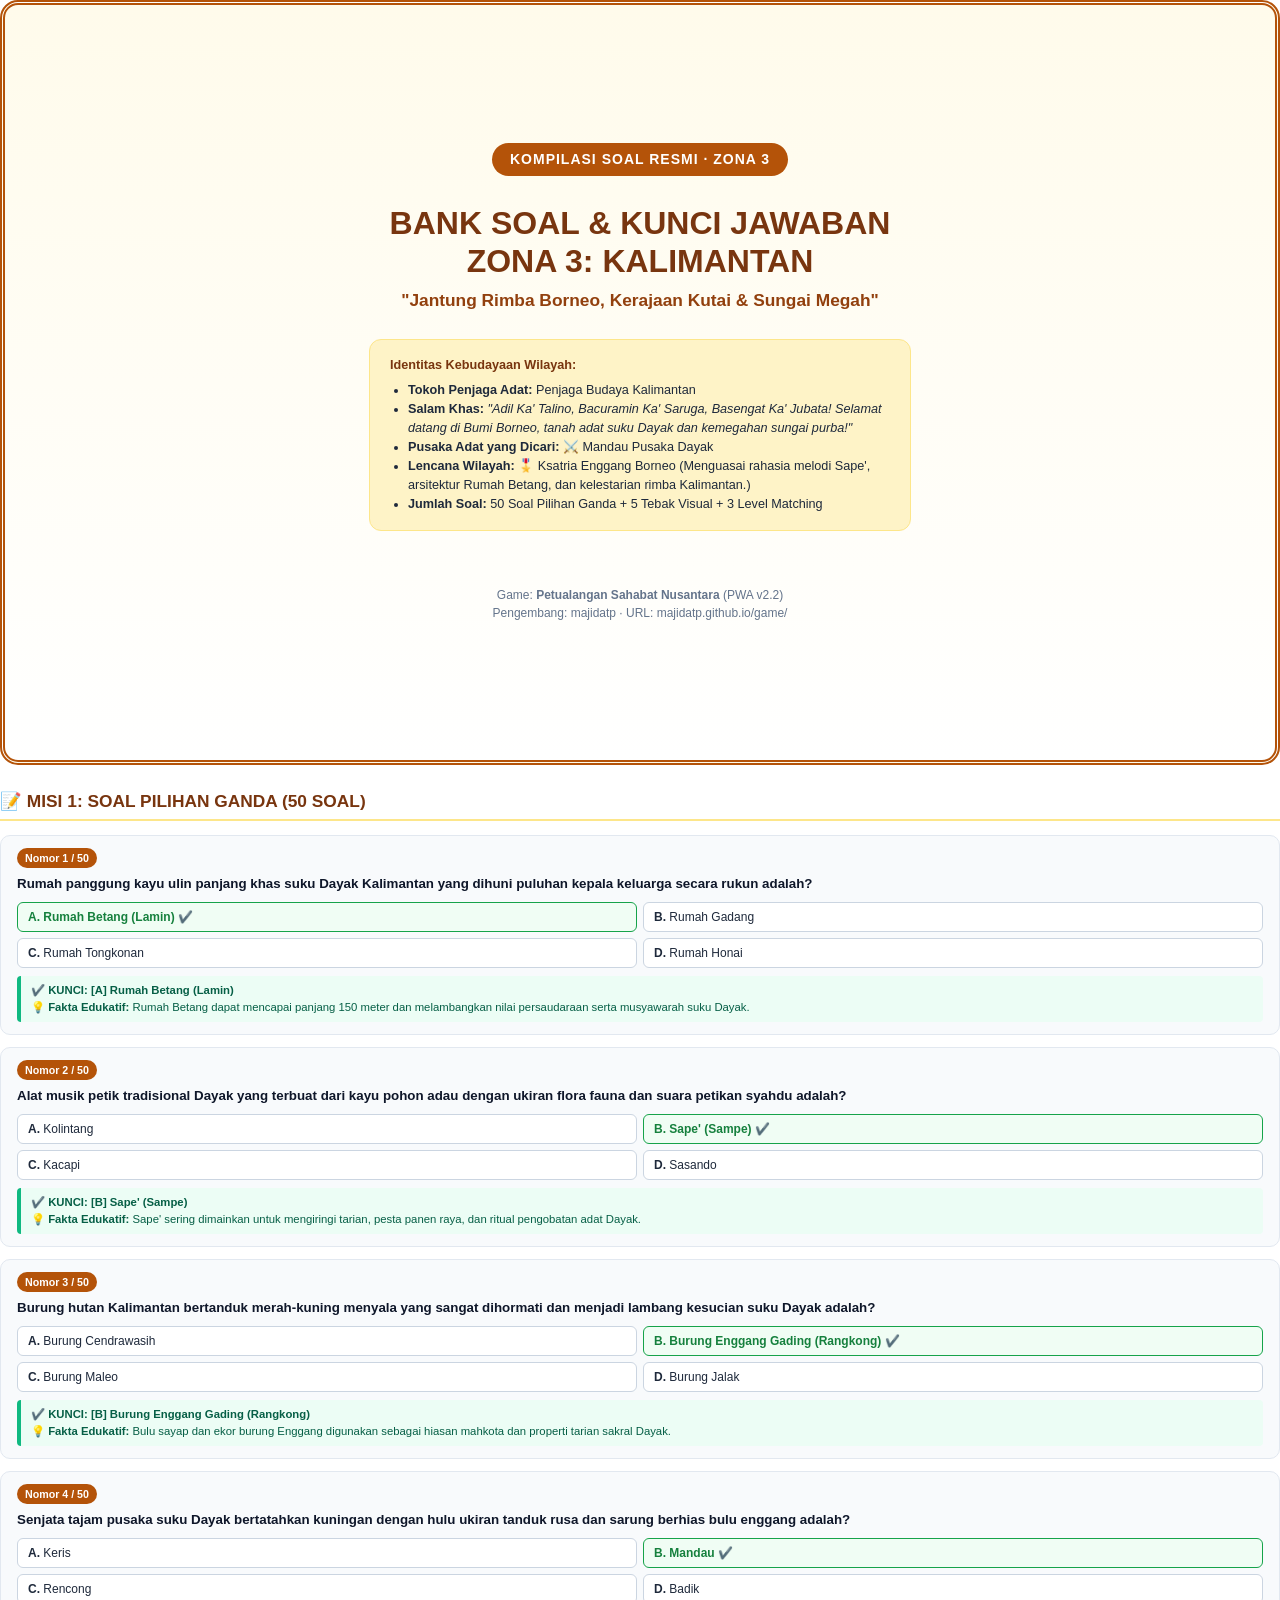
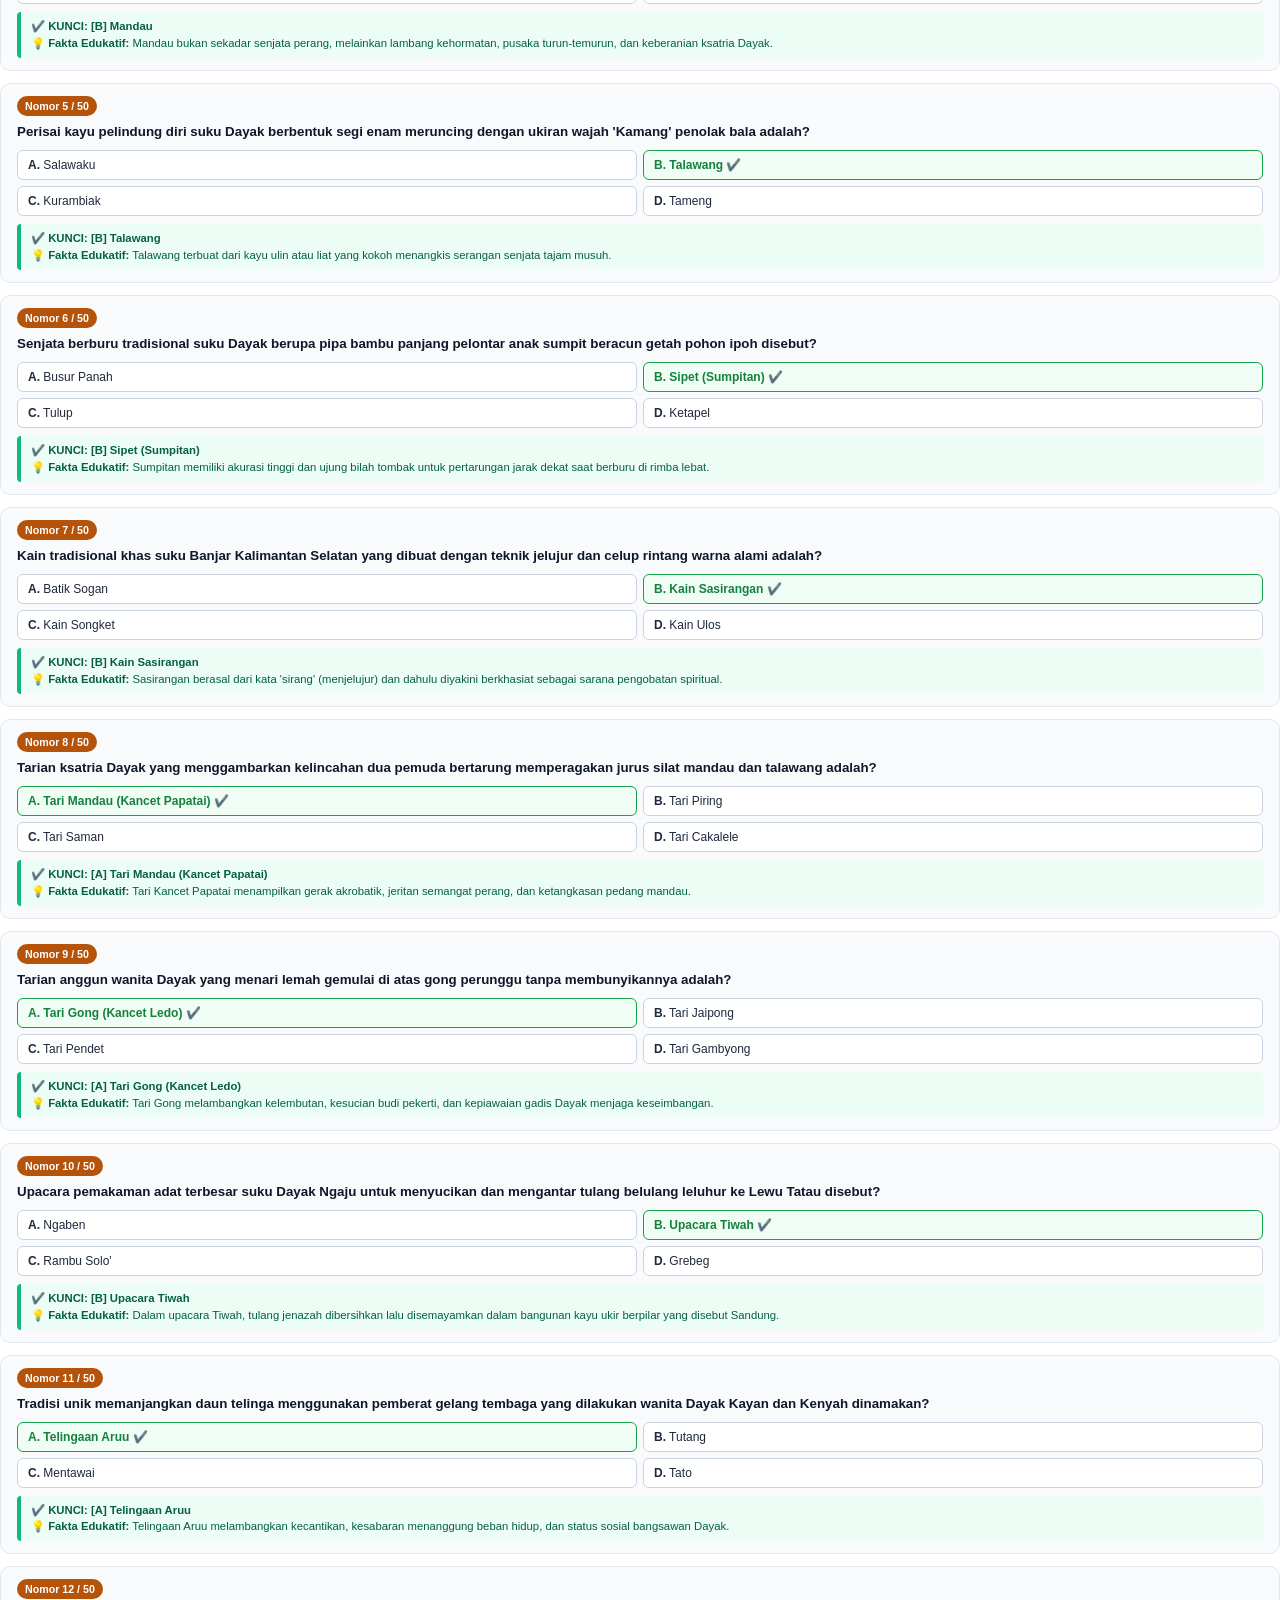
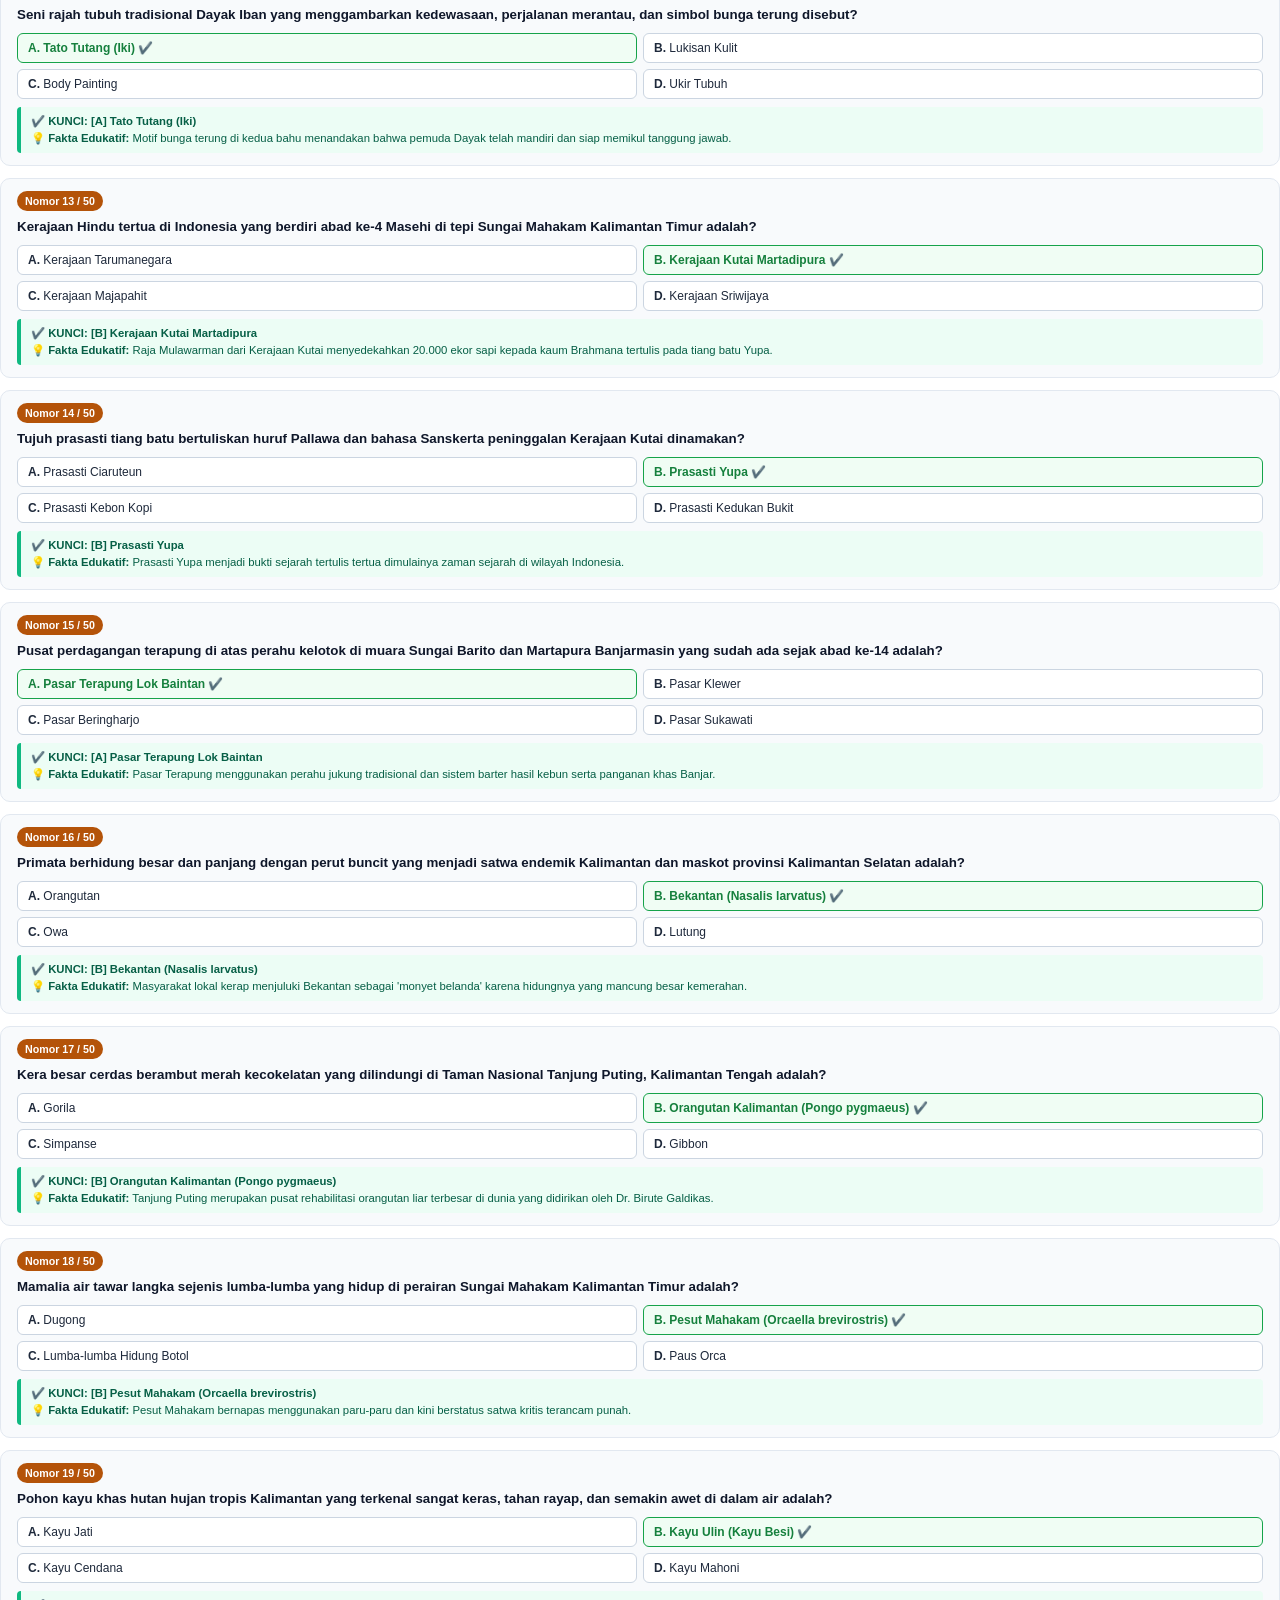
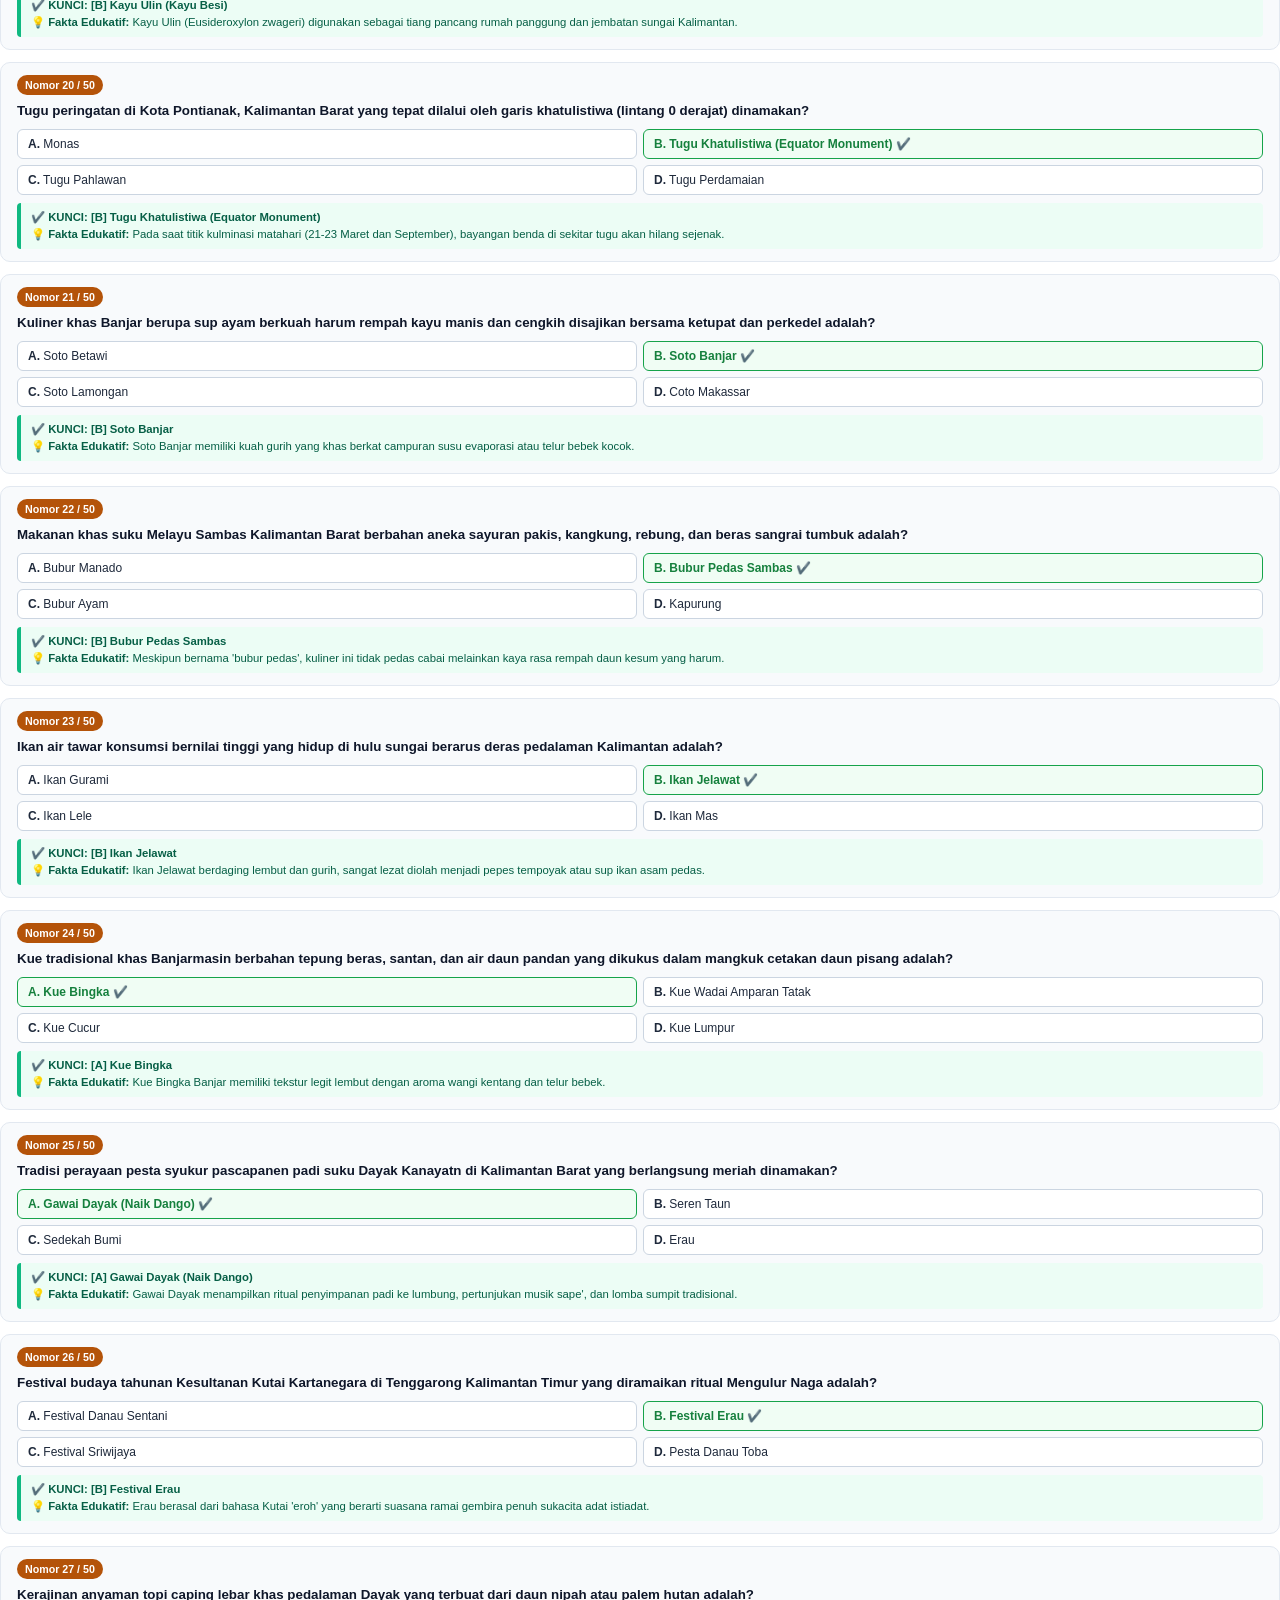
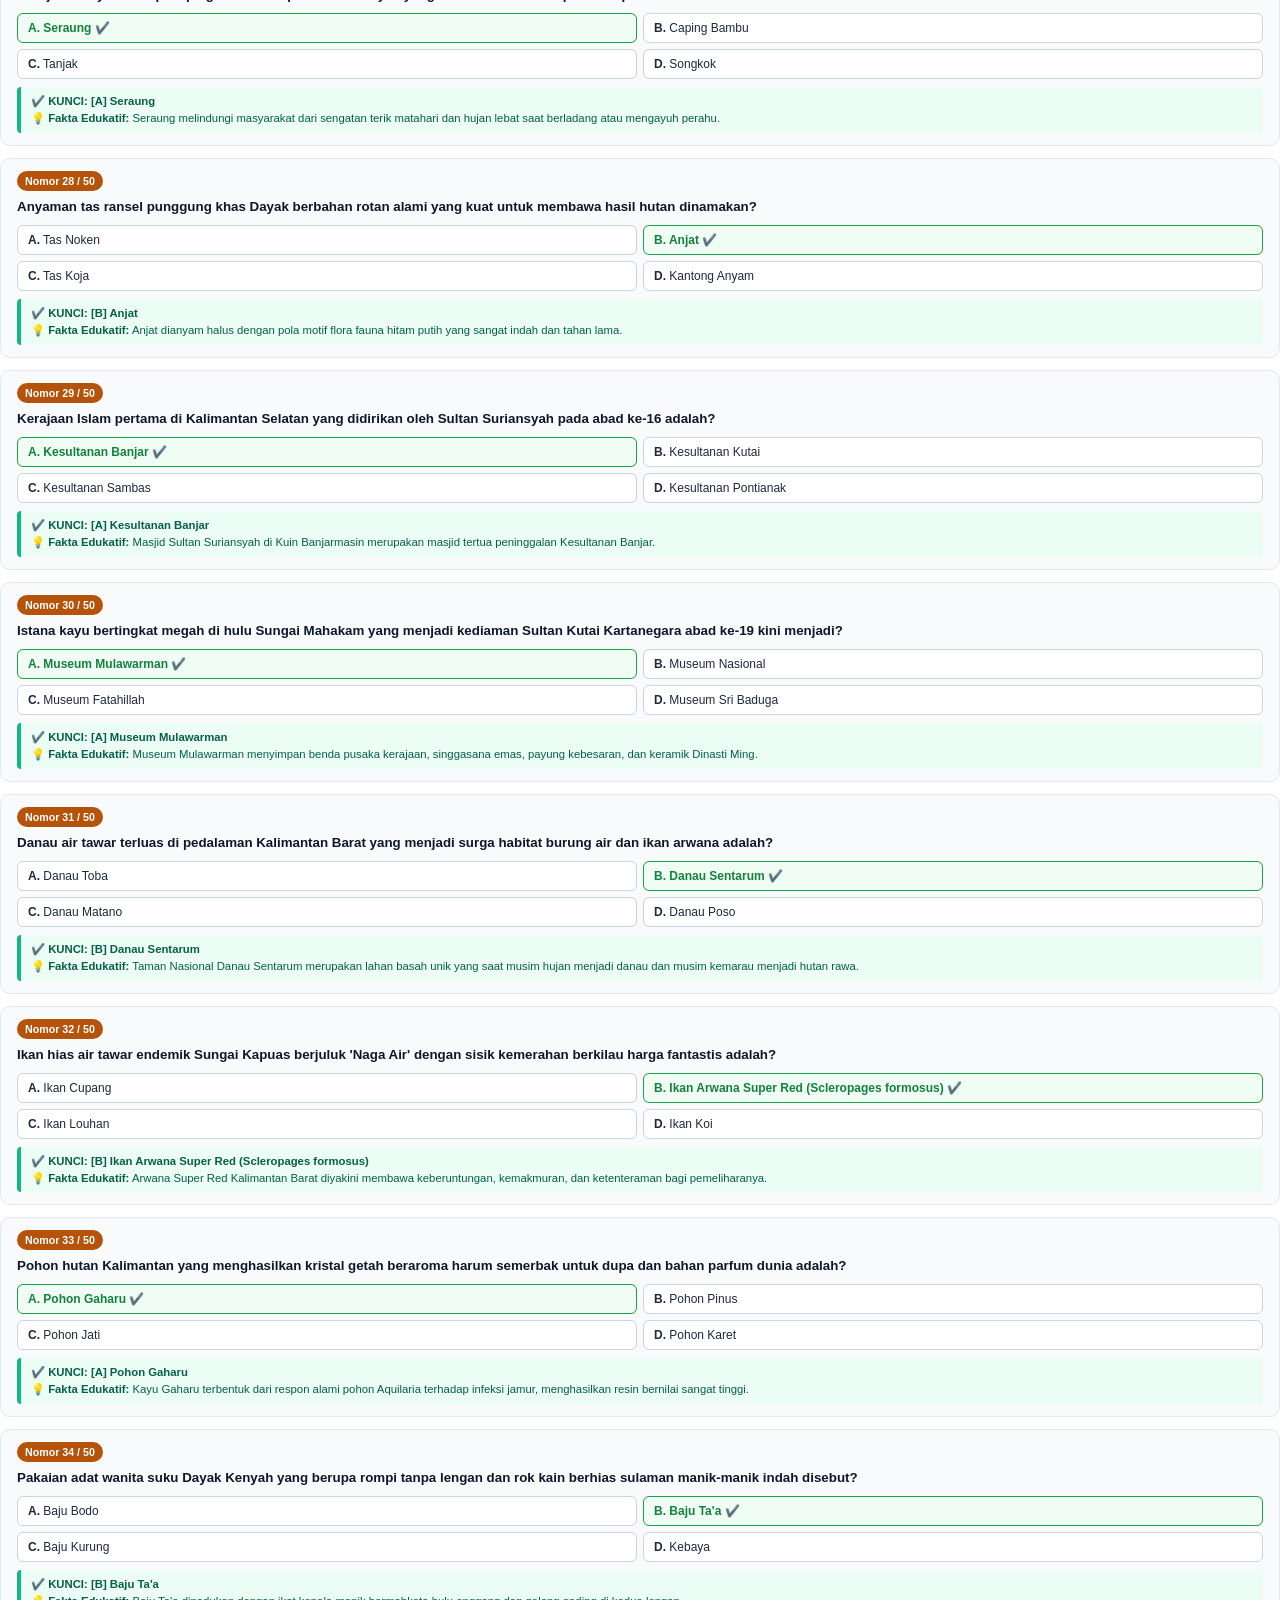
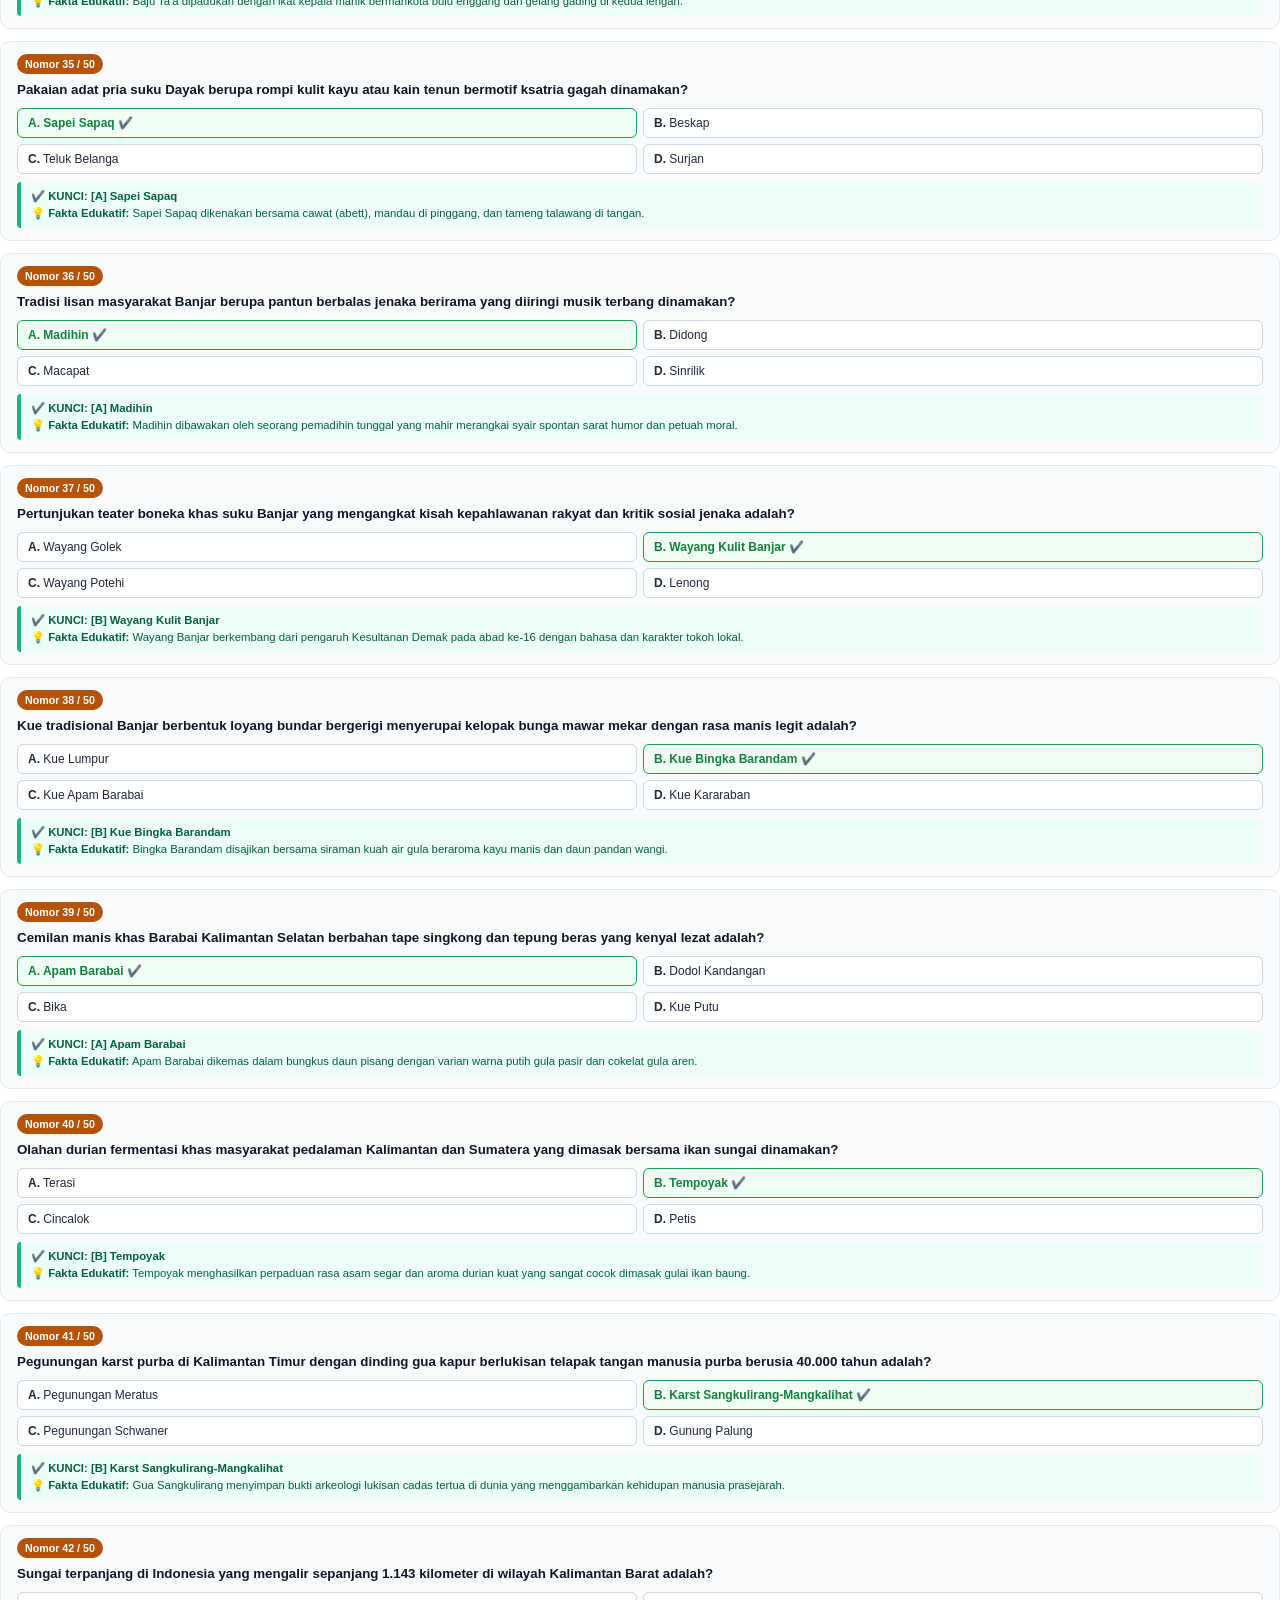
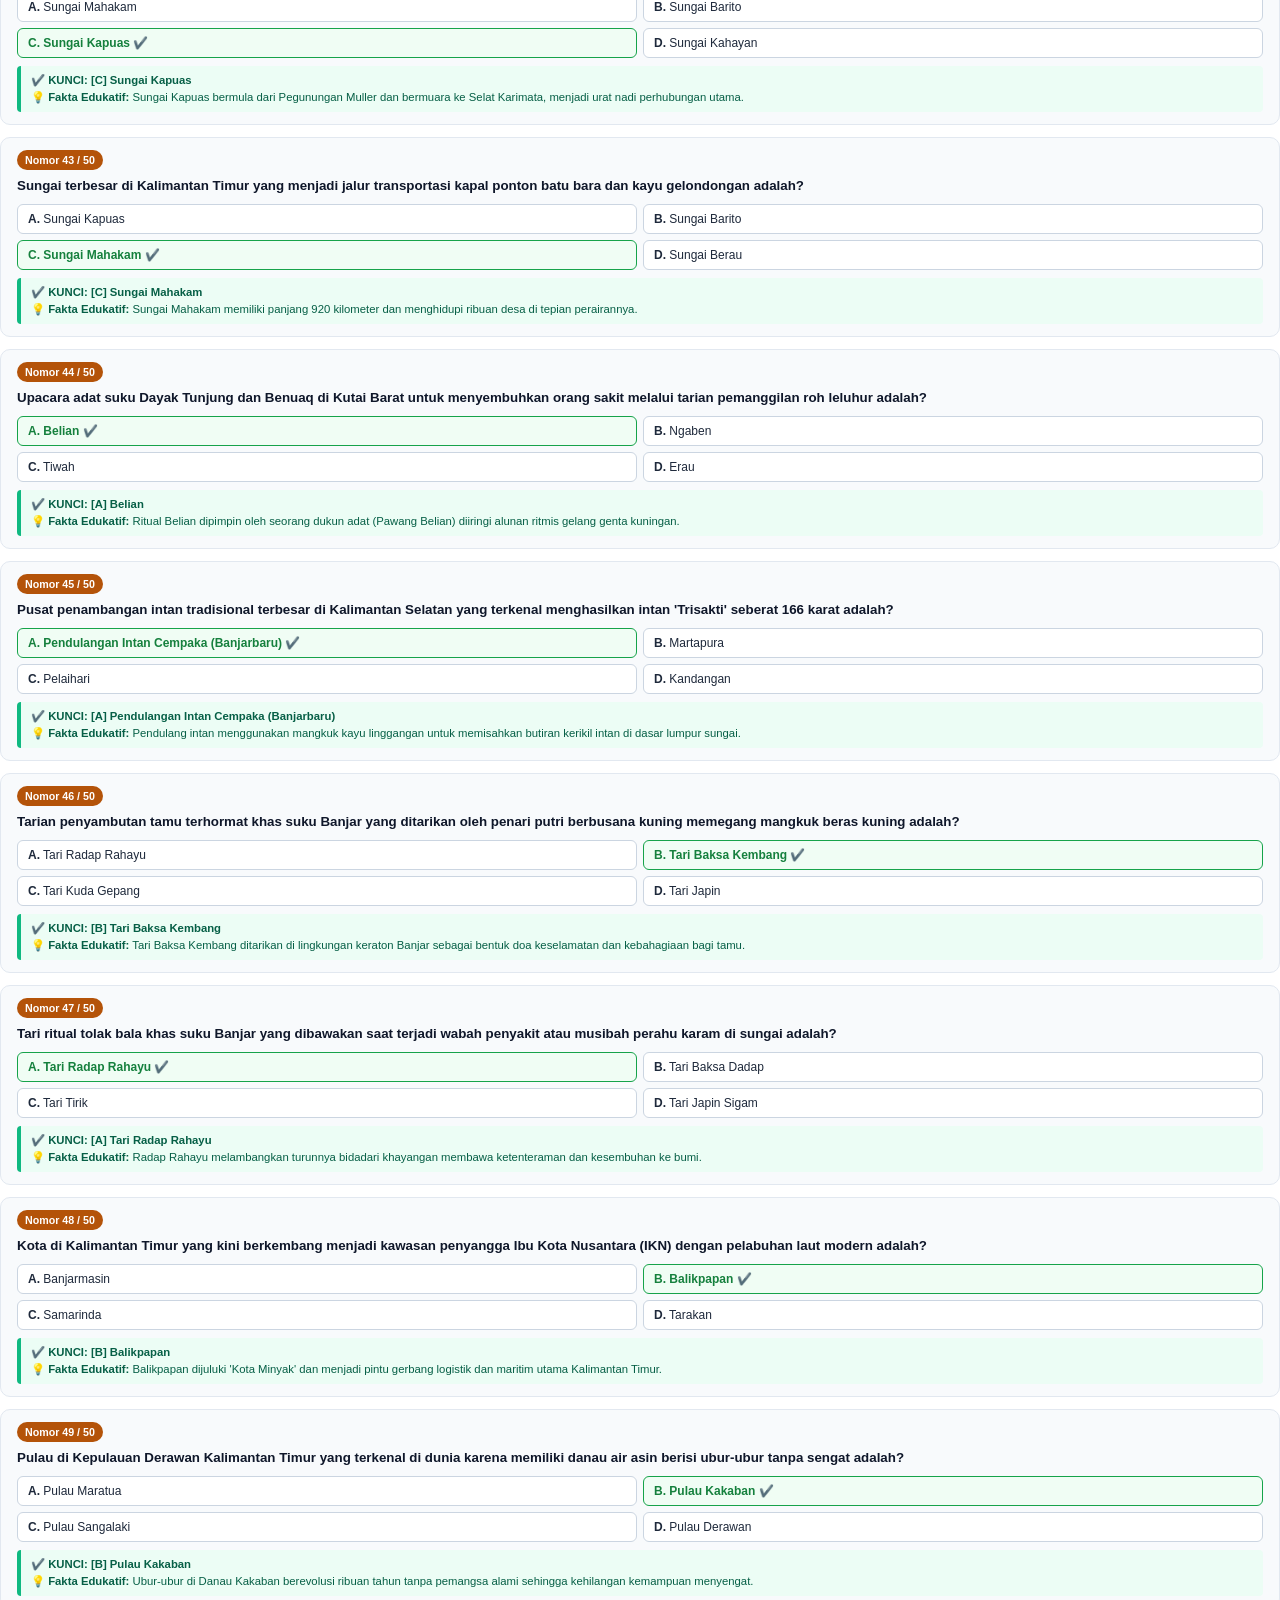
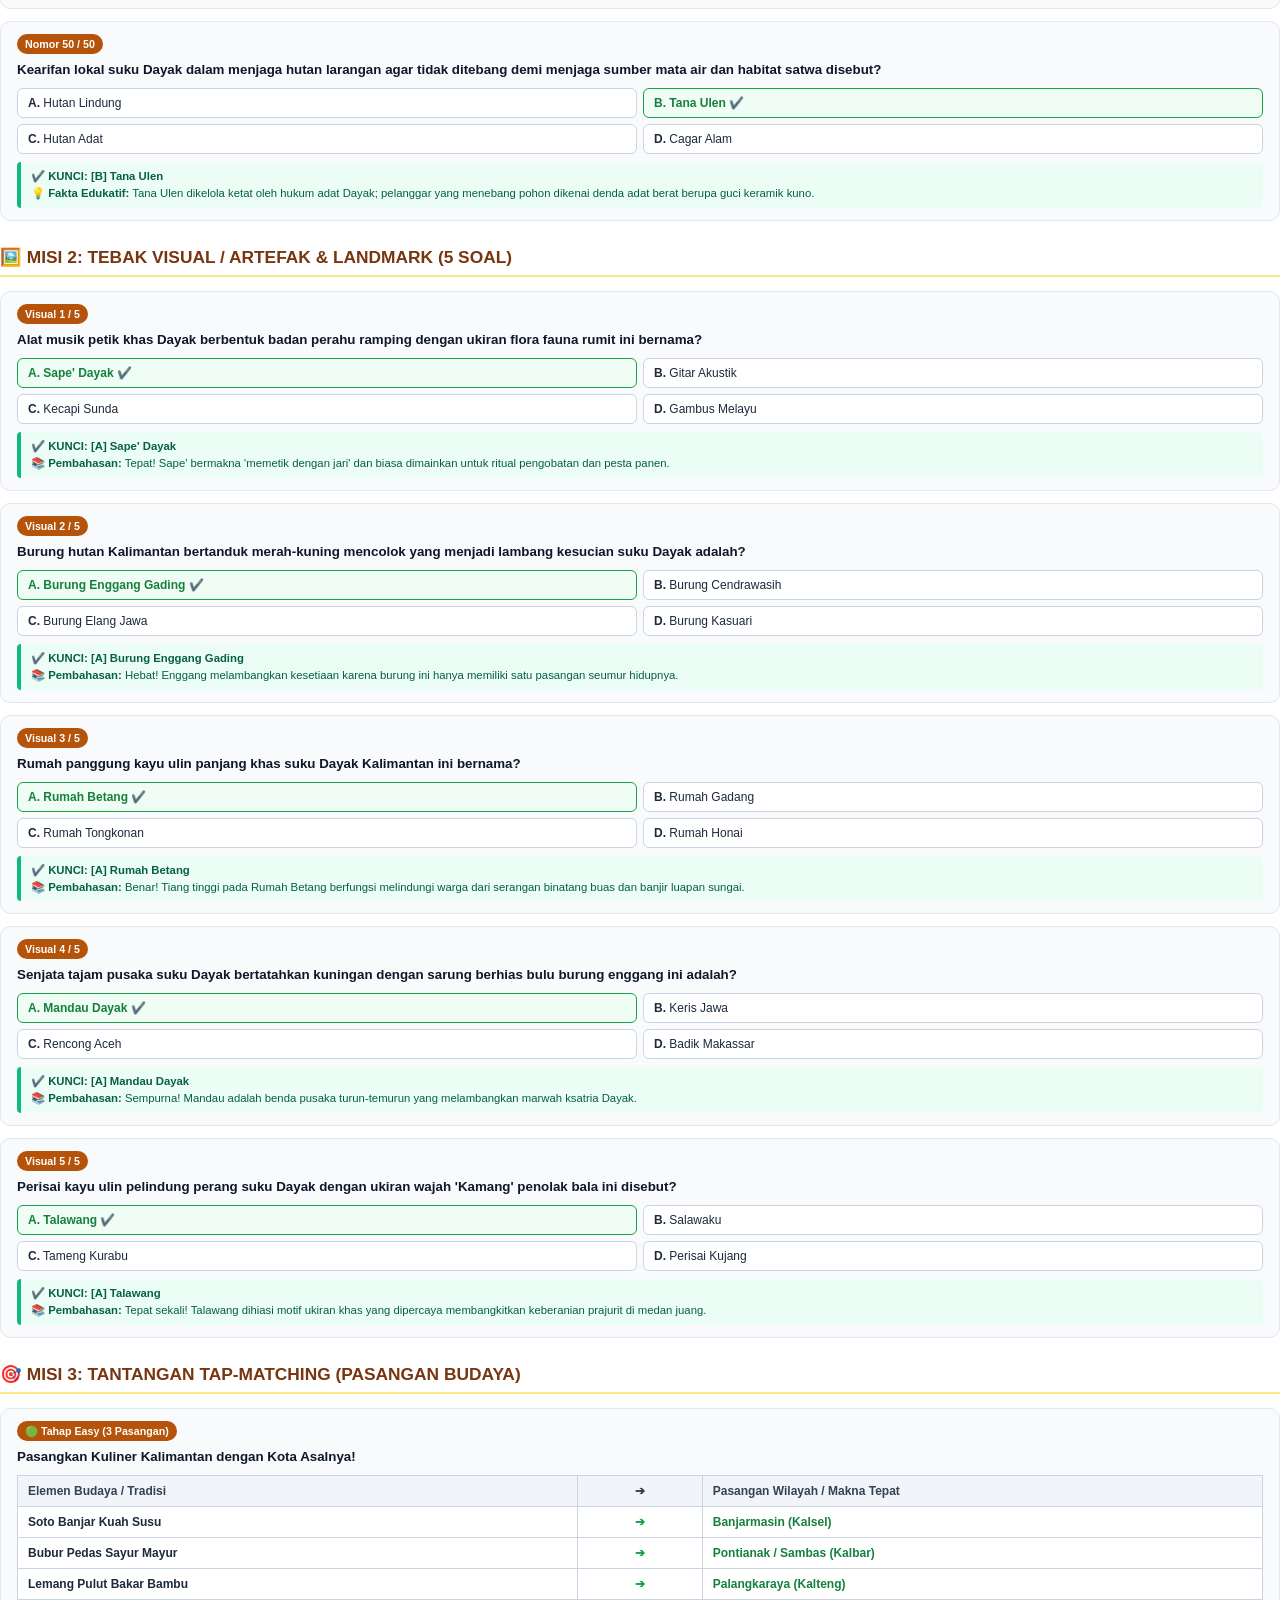
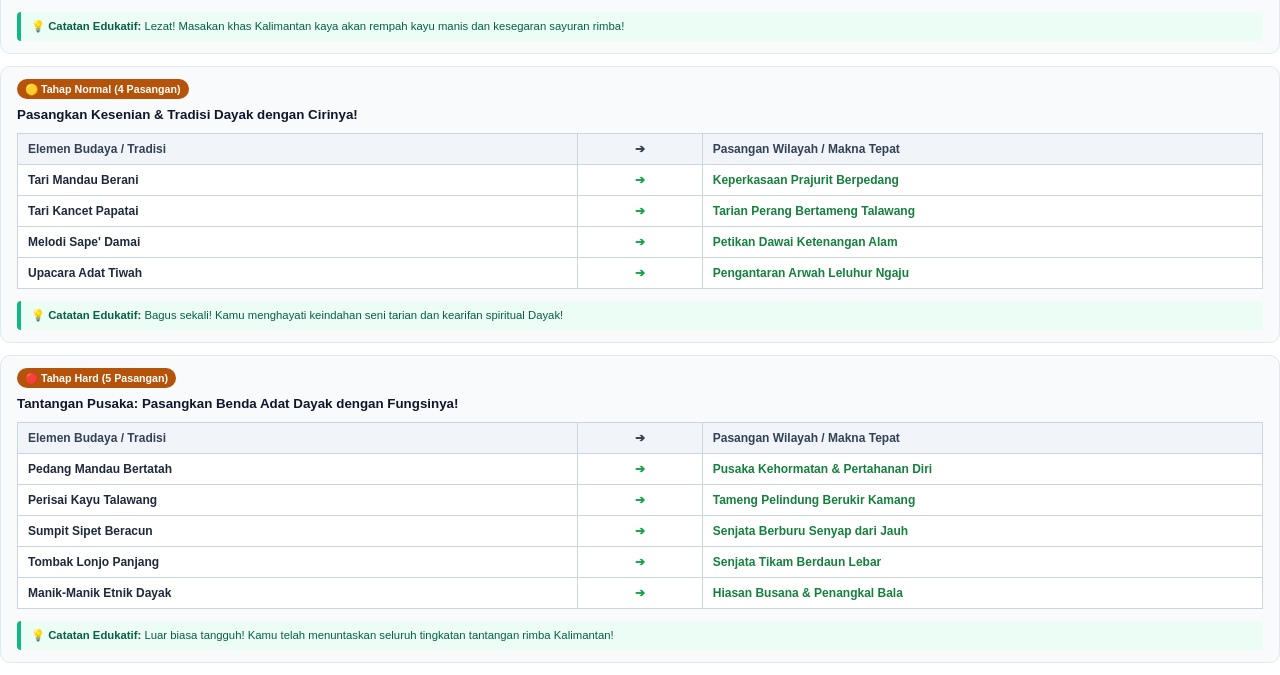
<file: dokumen/bank_soal_zona_3_kalimantan.html>
<!DOCTYPE html>
<html lang="id">
<head>
  <meta charset="UTF-8">
  <title>Bank Soal Zona 3: Kalimantan - Petualangan Sahabat Nusantara</title>
  <style>
    @page {
      size: A4;
      margin: 18mm 16mm 20mm 16mm;
      @bottom-right {
        content: counter(page);
        font-family: 'Segoe UI', sans-serif;
        font-size: 9pt;
        color: #78350f;
      }
    }
    
    body {
      font-family: 'Segoe UI', -apple-system, BlinkMacSystemFont, 'Helvetica Neue', Arial, sans-serif;
      font-size: 10pt;
      line-height: 1.5;
      color: #1e293b;
      margin: 0;
      padding: 0;
      background: #ffffff;
    }
    
    .cover-page {
      page-break-after: always;
      display: flex;
      flex-direction: column;
      justify-content: center;
      align-items: center;
      min-height: 85vh;
      text-align: center;
      border: 5px double #b45309;
      border-radius: 18px;
      padding: 40px 30px;
      background: linear-gradient(180deg, #fffbeb 0%, #ffffff 100%);
      box-sizing: border-box;
    }
    
    .cover-badge {
      display: inline-block;
      background: #b45309;
      color: #ffffff;
      padding: 6px 18px;
      border-radius: 20px;
      font-size: 10.5pt;
      font-weight: 700;
      letter-spacing: 1px;
      text-transform: uppercase;
      margin-bottom: 20px;
    }
    
    .cover-title {
      font-family: 'Segoe UI', 'Trebuchet MS', sans-serif;
      font-size: 24pt;
      font-weight: 900;
      color: #78350f;
      margin: 8px 0;
      line-height: 1.2;
    }
    
    .cover-subtitle {
      font-size: 13pt;
      font-weight: 600;
      color: #92400e;
      margin-bottom: 25px;
    }
    
    .zone-box {
      background: #fef3c7;
      border: 1px solid #fde68a;
      border-radius: 12px;
      padding: 16px 20px;
      max-width: 500px;
      margin: 0 auto 30px auto;
      text-align: left;
      font-size: 9.5pt;
    }
    
    .zone-box ul {
      margin: 6px 0 0 0;
      padding-left: 18px;
    }
    
    .cover-meta {
      font-size: 9pt;
      color: #64748b;
      margin-top: 25px;
    }
    
    .section-heading {
      font-family: 'Segoe UI', 'Trebuchet MS', sans-serif;
      font-size: 13pt;
      font-weight: 800;
      color: #78350f;
      border-bottom: 2px solid #fde68a;
      padding-bottom: 4px;
      margin: 24px 0 14px 0;
    }
    
    .question-card {
      border: 1px solid #e2e8f0;
      border-radius: 10px;
      padding: 12px 16px;
      margin-bottom: 12px;
      background: #f8fafc;
    }
    
    .q-number-badge {
      display: inline-block;
      background: #b45309;
      color: #fff;
      font-size: 8pt;
      font-weight: 700;
      padding: 2px 8px;
      border-radius: 12px;
      margin-bottom: 6px;
    }
    
    .q-text {
      font-size: 10pt;
      font-weight: 700;
      color: #0f172a;
      margin-bottom: 8px;
    }
    
    .options-grid {
      display: flex;
      flex-wrap: wrap;
      gap: 6px;
      margin-bottom: 8px;
    }
    
    .option-item {
      flex: 1 1 45%;
      padding: 5px 10px;
      border-radius: 6px;
      font-size: 9pt;
      border: 1px solid #cbd5e1;
      background: #ffffff;
      box-sizing: border-box;
    }
    
    .option-item.correct {
      border-color: #16a34a;
      background: #f0fdf4;
      color: #15803d;
      font-weight: 700;
    }
    
    .key-box {
      background: #ecfdf5;
      border-left: 4px solid #10b981;
      padding: 6px 10px;
      border-radius: 4px;
      font-size: 8.5pt;
      color: #065f46;
      margin-top: 6px;
    }
    
    .matching-table {
      width: 100%;
      border-collapse: collapse;
      margin: 8px 0 12px 0;
      font-size: 9pt;
      background: #fff;
    }
    
    .matching-table th, .matching-table td {
      border: 1px solid #cbd5e1;
      padding: 6px 10px;
      text-align: left;
    }
    
    .matching-table th {
      background: #f1f5f9;
      color: #334155;
    }
  </style>
</head>
<body>

  <!-- COVER PAGE -->
  <div class="cover-page">
    <div class="cover-badge">Kompilasi Soal Resmi &middot; Zona 3</div>
    <div class="cover-title">BANK SOAL &amp; KUNCI JAWABAN<br>ZONA 3: KALIMANTAN</div>
    <div class="cover-subtitle">"Jantung Rimba Borneo, Kerajaan Kutai & Sungai Megah"</div>
    
    <div class="zone-box">
      <strong style="color: #78350f;">Identitas Kebudayaan Wilayah:</strong>
      <ul>
        <li><strong>Tokoh Penjaga Adat:</strong> Penjaga Budaya Kalimantan</li>
        <li><strong>Salam Khas:</strong> <em>"Adil Ka' Talino, Bacuramin Ka' Saruga, Basengat Ka' Jubata! Selamat datang di Bumi Borneo, tanah adat suku Dayak dan kemegahan sungai purba!"</em></li>
        <li><strong>Pusaka Adat yang Dicari:</strong> ⚔️ Mandau Pusaka Dayak</li>
        <li><strong>Lencana Wilayah:</strong> 🎖️ Ksatria Enggang Borneo (Menguasai rahasia melodi Sape', arsitektur Rumah Betang, dan kelestarian rimba Kalimantan.)</li>
        <li><strong>Jumlah Soal:</strong> 50 Soal Pilihan Ganda + 5 Tebak Visual + 3 Level Matching</li>
      </ul>
    </div>
    
    <div class="cover-meta">
      Game: <strong>Petualangan Sahabat Nusantara</strong> (PWA v2.2)<br>
      Pengembang: majidatp &middot; URL: majidatp.github.io/game/
    </div>
  </div>

  <div class="section-heading">📝 MISI 1: SOAL PILIHAN GANDA (50 SOAL)</div>
  
    <div class="question-card">
      <div class="q-number-badge">Nomor 1 / 50</div>
      <div class="q-text">Rumah panggung kayu ulin panjang khas suku Dayak Kalimantan yang dihuni puluhan kepala keluarga secara rukun adalah?</div>
      <div class="options-grid">
        <div class="option-item correct">
            <strong>A.</strong> Rumah Betang (Lamin) ✔️
          </div><div class="option-item ">
            <strong>B.</strong> Rumah Gadang 
          </div><div class="option-item ">
            <strong>C.</strong> Rumah Tongkonan 
          </div><div class="option-item ">
            <strong>D.</strong> Rumah Honai 
          </div>
      </div>
      <div class="key-box">
        <strong>✔️ KUNCI: [A] Rumah Betang (Lamin)</strong><br>
        <strong>💡 Fakta Edukatif:</strong> Rumah Betang dapat mencapai panjang 150 meter dan melambangkan nilai persaudaraan serta musyawarah suku Dayak.
      </div>
    </div>
  
    <div class="question-card">
      <div class="q-number-badge">Nomor 2 / 50</div>
      <div class="q-text">Alat musik petik tradisional Dayak yang terbuat dari kayu pohon adau dengan ukiran flora fauna dan suara petikan syahdu adalah?</div>
      <div class="options-grid">
        <div class="option-item ">
            <strong>A.</strong> Kolintang 
          </div><div class="option-item correct">
            <strong>B.</strong> Sape' (Sampe) ✔️
          </div><div class="option-item ">
            <strong>C.</strong> Kacapi 
          </div><div class="option-item ">
            <strong>D.</strong> Sasando 
          </div>
      </div>
      <div class="key-box">
        <strong>✔️ KUNCI: [B] Sape' (Sampe)</strong><br>
        <strong>💡 Fakta Edukatif:</strong> Sape' sering dimainkan untuk mengiringi tarian, pesta panen raya, dan ritual pengobatan adat Dayak.
      </div>
    </div>
  
    <div class="question-card">
      <div class="q-number-badge">Nomor 3 / 50</div>
      <div class="q-text">Burung hutan Kalimantan bertanduk merah-kuning menyala yang sangat dihormati dan menjadi lambang kesucian suku Dayak adalah?</div>
      <div class="options-grid">
        <div class="option-item ">
            <strong>A.</strong> Burung Cendrawasih 
          </div><div class="option-item correct">
            <strong>B.</strong> Burung Enggang Gading (Rangkong) ✔️
          </div><div class="option-item ">
            <strong>C.</strong> Burung Maleo 
          </div><div class="option-item ">
            <strong>D.</strong> Burung Jalak 
          </div>
      </div>
      <div class="key-box">
        <strong>✔️ KUNCI: [B] Burung Enggang Gading (Rangkong)</strong><br>
        <strong>💡 Fakta Edukatif:</strong> Bulu sayap dan ekor burung Enggang digunakan sebagai hiasan mahkota dan properti tarian sakral Dayak.
      </div>
    </div>
  
    <div class="question-card">
      <div class="q-number-badge">Nomor 4 / 50</div>
      <div class="q-text">Senjata tajam pusaka suku Dayak bertatahkan kuningan dengan hulu ukiran tanduk rusa dan sarung berhias bulu enggang adalah?</div>
      <div class="options-grid">
        <div class="option-item ">
            <strong>A.</strong> Keris 
          </div><div class="option-item correct">
            <strong>B.</strong> Mandau ✔️
          </div><div class="option-item ">
            <strong>C.</strong> Rencong 
          </div><div class="option-item ">
            <strong>D.</strong> Badik 
          </div>
      </div>
      <div class="key-box">
        <strong>✔️ KUNCI: [B] Mandau</strong><br>
        <strong>💡 Fakta Edukatif:</strong> Mandau bukan sekadar senjata perang, melainkan lambang kehormatan, pusaka turun-temurun, dan keberanian ksatria Dayak.
      </div>
    </div>
  
    <div class="question-card">
      <div class="q-number-badge">Nomor 5 / 50</div>
      <div class="q-text">Perisai kayu pelindung diri suku Dayak berbentuk segi enam meruncing dengan ukiran wajah 'Kamang' penolak bala adalah?</div>
      <div class="options-grid">
        <div class="option-item ">
            <strong>A.</strong> Salawaku 
          </div><div class="option-item correct">
            <strong>B.</strong> Talawang ✔️
          </div><div class="option-item ">
            <strong>C.</strong> Kurambiak 
          </div><div class="option-item ">
            <strong>D.</strong> Tameng 
          </div>
      </div>
      <div class="key-box">
        <strong>✔️ KUNCI: [B] Talawang</strong><br>
        <strong>💡 Fakta Edukatif:</strong> Talawang terbuat dari kayu ulin atau liat yang kokoh menangkis serangan senjata tajam musuh.
      </div>
    </div>
  
    <div class="question-card">
      <div class="q-number-badge">Nomor 6 / 50</div>
      <div class="q-text">Senjata berburu tradisional suku Dayak berupa pipa bambu panjang pelontar anak sumpit beracun getah pohon ipoh disebut?</div>
      <div class="options-grid">
        <div class="option-item ">
            <strong>A.</strong> Busur Panah 
          </div><div class="option-item correct">
            <strong>B.</strong> Sipet (Sumpitan) ✔️
          </div><div class="option-item ">
            <strong>C.</strong> Tulup 
          </div><div class="option-item ">
            <strong>D.</strong> Ketapel 
          </div>
      </div>
      <div class="key-box">
        <strong>✔️ KUNCI: [B] Sipet (Sumpitan)</strong><br>
        <strong>💡 Fakta Edukatif:</strong> Sumpitan memiliki akurasi tinggi dan ujung bilah tombak untuk pertarungan jarak dekat saat berburu di rimba lebat.
      </div>
    </div>
  
    <div class="question-card">
      <div class="q-number-badge">Nomor 7 / 50</div>
      <div class="q-text">Kain tradisional khas suku Banjar Kalimantan Selatan yang dibuat dengan teknik jelujur dan celup rintang warna alami adalah?</div>
      <div class="options-grid">
        <div class="option-item ">
            <strong>A.</strong> Batik Sogan 
          </div><div class="option-item correct">
            <strong>B.</strong> Kain Sasirangan ✔️
          </div><div class="option-item ">
            <strong>C.</strong> Kain Songket 
          </div><div class="option-item ">
            <strong>D.</strong> Kain Ulos 
          </div>
      </div>
      <div class="key-box">
        <strong>✔️ KUNCI: [B] Kain Sasirangan</strong><br>
        <strong>💡 Fakta Edukatif:</strong> Sasirangan berasal dari kata 'sirang' (menjelujur) dan dahulu diyakini berkhasiat sebagai sarana pengobatan spiritual.
      </div>
    </div>
  
    <div class="question-card">
      <div class="q-number-badge">Nomor 8 / 50</div>
      <div class="q-text">Tarian ksatria Dayak yang menggambarkan kelincahan dua pemuda bertarung memperagakan jurus silat mandau dan talawang adalah?</div>
      <div class="options-grid">
        <div class="option-item correct">
            <strong>A.</strong> Tari Mandau (Kancet Papatai) ✔️
          </div><div class="option-item ">
            <strong>B.</strong> Tari Piring 
          </div><div class="option-item ">
            <strong>C.</strong> Tari Saman 
          </div><div class="option-item ">
            <strong>D.</strong> Tari Cakalele 
          </div>
      </div>
      <div class="key-box">
        <strong>✔️ KUNCI: [A] Tari Mandau (Kancet Papatai)</strong><br>
        <strong>💡 Fakta Edukatif:</strong> Tari Kancet Papatai menampilkan gerak akrobatik, jeritan semangat perang, dan ketangkasan pedang mandau.
      </div>
    </div>
  
    <div class="question-card">
      <div class="q-number-badge">Nomor 9 / 50</div>
      <div class="q-text">Tarian anggun wanita Dayak yang menari lemah gemulai di atas gong perunggu tanpa membunyikannya adalah?</div>
      <div class="options-grid">
        <div class="option-item correct">
            <strong>A.</strong> Tari Gong (Kancet Ledo) ✔️
          </div><div class="option-item ">
            <strong>B.</strong> Tari Jaipong 
          </div><div class="option-item ">
            <strong>C.</strong> Tari Pendet 
          </div><div class="option-item ">
            <strong>D.</strong> Tari Gambyong 
          </div>
      </div>
      <div class="key-box">
        <strong>✔️ KUNCI: [A] Tari Gong (Kancet Ledo)</strong><br>
        <strong>💡 Fakta Edukatif:</strong> Tari Gong melambangkan kelembutan, kesucian budi pekerti, dan kepiawaian gadis Dayak menjaga keseimbangan.
      </div>
    </div>
  
    <div class="question-card">
      <div class="q-number-badge">Nomor 10 / 50</div>
      <div class="q-text">Upacara pemakaman adat terbesar suku Dayak Ngaju untuk menyucikan dan mengantar tulang belulang leluhur ke Lewu Tatau disebut?</div>
      <div class="options-grid">
        <div class="option-item ">
            <strong>A.</strong> Ngaben 
          </div><div class="option-item correct">
            <strong>B.</strong> Upacara Tiwah ✔️
          </div><div class="option-item ">
            <strong>C.</strong> Rambu Solo' 
          </div><div class="option-item ">
            <strong>D.</strong> Grebeg 
          </div>
      </div>
      <div class="key-box">
        <strong>✔️ KUNCI: [B] Upacara Tiwah</strong><br>
        <strong>💡 Fakta Edukatif:</strong> Dalam upacara Tiwah, tulang jenazah dibersihkan lalu disemayamkan dalam bangunan kayu ukir berpilar yang disebut Sandung.
      </div>
    </div>
  
    <div class="question-card">
      <div class="q-number-badge">Nomor 11 / 50</div>
      <div class="q-text">Tradisi unik memanjangkan daun telinga menggunakan pemberat gelang tembaga yang dilakukan wanita Dayak Kayan dan Kenyah dinamakan?</div>
      <div class="options-grid">
        <div class="option-item correct">
            <strong>A.</strong> Telingaan Aruu ✔️
          </div><div class="option-item ">
            <strong>B.</strong> Tutang 
          </div><div class="option-item ">
            <strong>C.</strong> Mentawai 
          </div><div class="option-item ">
            <strong>D.</strong> Tato 
          </div>
      </div>
      <div class="key-box">
        <strong>✔️ KUNCI: [A] Telingaan Aruu</strong><br>
        <strong>💡 Fakta Edukatif:</strong> Telingaan Aruu melambangkan kecantikan, kesabaran menanggung beban hidup, dan status sosial bangsawan Dayak.
      </div>
    </div>
  
    <div class="question-card">
      <div class="q-number-badge">Nomor 12 / 50</div>
      <div class="q-text">Seni rajah tubuh tradisional Dayak Iban yang menggambarkan kedewasaan, perjalanan merantau, dan simbol bunga terung disebut?</div>
      <div class="options-grid">
        <div class="option-item correct">
            <strong>A.</strong> Tato Tutang (Iki) ✔️
          </div><div class="option-item ">
            <strong>B.</strong> Lukisan Kulit 
          </div><div class="option-item ">
            <strong>C.</strong> Body Painting 
          </div><div class="option-item ">
            <strong>D.</strong> Ukir Tubuh 
          </div>
      </div>
      <div class="key-box">
        <strong>✔️ KUNCI: [A] Tato Tutang (Iki)</strong><br>
        <strong>💡 Fakta Edukatif:</strong> Motif bunga terung di kedua bahu menandakan bahwa pemuda Dayak telah mandiri dan siap memikul tanggung jawab.
      </div>
    </div>
  
    <div class="question-card">
      <div class="q-number-badge">Nomor 13 / 50</div>
      <div class="q-text">Kerajaan Hindu tertua di Indonesia yang berdiri abad ke-4 Masehi di tepi Sungai Mahakam Kalimantan Timur adalah?</div>
      <div class="options-grid">
        <div class="option-item ">
            <strong>A.</strong> Kerajaan Tarumanegara 
          </div><div class="option-item correct">
            <strong>B.</strong> Kerajaan Kutai Martadipura ✔️
          </div><div class="option-item ">
            <strong>C.</strong> Kerajaan Majapahit 
          </div><div class="option-item ">
            <strong>D.</strong> Kerajaan Sriwijaya 
          </div>
      </div>
      <div class="key-box">
        <strong>✔️ KUNCI: [B] Kerajaan Kutai Martadipura</strong><br>
        <strong>💡 Fakta Edukatif:</strong> Raja Mulawarman dari Kerajaan Kutai menyedekahkan 20.000 ekor sapi kepada kaum Brahmana tertulis pada tiang batu Yupa.
      </div>
    </div>
  
    <div class="question-card">
      <div class="q-number-badge">Nomor 14 / 50</div>
      <div class="q-text">Tujuh prasasti tiang batu bertuliskan huruf Pallawa dan bahasa Sanskerta peninggalan Kerajaan Kutai dinamakan?</div>
      <div class="options-grid">
        <div class="option-item ">
            <strong>A.</strong> Prasasti Ciaruteun 
          </div><div class="option-item correct">
            <strong>B.</strong> Prasasti Yupa ✔️
          </div><div class="option-item ">
            <strong>C.</strong> Prasasti Kebon Kopi 
          </div><div class="option-item ">
            <strong>D.</strong> Prasasti Kedukan Bukit 
          </div>
      </div>
      <div class="key-box">
        <strong>✔️ KUNCI: [B] Prasasti Yupa</strong><br>
        <strong>💡 Fakta Edukatif:</strong> Prasasti Yupa menjadi bukti sejarah tertulis tertua dimulainya zaman sejarah di wilayah Indonesia.
      </div>
    </div>
  
    <div class="question-card">
      <div class="q-number-badge">Nomor 15 / 50</div>
      <div class="q-text">Pusat perdagangan terapung di atas perahu kelotok di muara Sungai Barito dan Martapura Banjarmasin yang sudah ada sejak abad ke-14 adalah?</div>
      <div class="options-grid">
        <div class="option-item correct">
            <strong>A.</strong> Pasar Terapung Lok Baintan ✔️
          </div><div class="option-item ">
            <strong>B.</strong> Pasar Klewer 
          </div><div class="option-item ">
            <strong>C.</strong> Pasar Beringharjo 
          </div><div class="option-item ">
            <strong>D.</strong> Pasar Sukawati 
          </div>
      </div>
      <div class="key-box">
        <strong>✔️ KUNCI: [A] Pasar Terapung Lok Baintan</strong><br>
        <strong>💡 Fakta Edukatif:</strong> Pasar Terapung menggunakan perahu jukung tradisional dan sistem barter hasil kebun serta panganan khas Banjar.
      </div>
    </div>
  
    <div class="question-card">
      <div class="q-number-badge">Nomor 16 / 50</div>
      <div class="q-text">Primata berhidung besar dan panjang dengan perut buncit yang menjadi satwa endemik Kalimantan dan maskot provinsi Kalimantan Selatan adalah?</div>
      <div class="options-grid">
        <div class="option-item ">
            <strong>A.</strong> Orangutan 
          </div><div class="option-item correct">
            <strong>B.</strong> Bekantan (Nasalis larvatus) ✔️
          </div><div class="option-item ">
            <strong>C.</strong> Owa 
          </div><div class="option-item ">
            <strong>D.</strong> Lutung 
          </div>
      </div>
      <div class="key-box">
        <strong>✔️ KUNCI: [B] Bekantan (Nasalis larvatus)</strong><br>
        <strong>💡 Fakta Edukatif:</strong> Masyarakat lokal kerap menjuluki Bekantan sebagai 'monyet belanda' karena hidungnya yang mancung besar kemerahan.
      </div>
    </div>
  
    <div class="question-card">
      <div class="q-number-badge">Nomor 17 / 50</div>
      <div class="q-text">Kera besar cerdas berambut merah kecokelatan yang dilindungi di Taman Nasional Tanjung Puting, Kalimantan Tengah adalah?</div>
      <div class="options-grid">
        <div class="option-item ">
            <strong>A.</strong> Gorila 
          </div><div class="option-item correct">
            <strong>B.</strong> Orangutan Kalimantan (Pongo pygmaeus) ✔️
          </div><div class="option-item ">
            <strong>C.</strong> Simpanse 
          </div><div class="option-item ">
            <strong>D.</strong> Gibbon 
          </div>
      </div>
      <div class="key-box">
        <strong>✔️ KUNCI: [B] Orangutan Kalimantan (Pongo pygmaeus)</strong><br>
        <strong>💡 Fakta Edukatif:</strong> Tanjung Puting merupakan pusat rehabilitasi orangutan liar terbesar di dunia yang didirikan oleh Dr. Birute Galdikas.
      </div>
    </div>
  
    <div class="question-card">
      <div class="q-number-badge">Nomor 18 / 50</div>
      <div class="q-text">Mamalia air tawar langka sejenis lumba-lumba yang hidup di perairan Sungai Mahakam Kalimantan Timur adalah?</div>
      <div class="options-grid">
        <div class="option-item ">
            <strong>A.</strong> Dugong 
          </div><div class="option-item correct">
            <strong>B.</strong> Pesut Mahakam (Orcaella brevirostris) ✔️
          </div><div class="option-item ">
            <strong>C.</strong> Lumba-lumba Hidung Botol 
          </div><div class="option-item ">
            <strong>D.</strong> Paus Orca 
          </div>
      </div>
      <div class="key-box">
        <strong>✔️ KUNCI: [B] Pesut Mahakam (Orcaella brevirostris)</strong><br>
        <strong>💡 Fakta Edukatif:</strong> Pesut Mahakam bernapas menggunakan paru-paru dan kini berstatus satwa kritis terancam punah.
      </div>
    </div>
  
    <div class="question-card">
      <div class="q-number-badge">Nomor 19 / 50</div>
      <div class="q-text">Pohon kayu khas hutan hujan tropis Kalimantan yang terkenal sangat keras, tahan rayap, dan semakin awet di dalam air adalah?</div>
      <div class="options-grid">
        <div class="option-item ">
            <strong>A.</strong> Kayu Jati 
          </div><div class="option-item correct">
            <strong>B.</strong> Kayu Ulin (Kayu Besi) ✔️
          </div><div class="option-item ">
            <strong>C.</strong> Kayu Cendana 
          </div><div class="option-item ">
            <strong>D.</strong> Kayu Mahoni 
          </div>
      </div>
      <div class="key-box">
        <strong>✔️ KUNCI: [B] Kayu Ulin (Kayu Besi)</strong><br>
        <strong>💡 Fakta Edukatif:</strong> Kayu Ulin (Eusideroxylon zwageri) digunakan sebagai tiang pancang rumah panggung dan jembatan sungai Kalimantan.
      </div>
    </div>
  
    <div class="question-card">
      <div class="q-number-badge">Nomor 20 / 50</div>
      <div class="q-text">Tugu peringatan di Kota Pontianak, Kalimantan Barat yang tepat dilalui oleh garis khatulistiwa (lintang 0 derajat) dinamakan?</div>
      <div class="options-grid">
        <div class="option-item ">
            <strong>A.</strong> Monas 
          </div><div class="option-item correct">
            <strong>B.</strong> Tugu Khatulistiwa (Equator Monument) ✔️
          </div><div class="option-item ">
            <strong>C.</strong> Tugu Pahlawan 
          </div><div class="option-item ">
            <strong>D.</strong> Tugu Perdamaian 
          </div>
      </div>
      <div class="key-box">
        <strong>✔️ KUNCI: [B] Tugu Khatulistiwa (Equator Monument)</strong><br>
        <strong>💡 Fakta Edukatif:</strong> Pada saat titik kulminasi matahari (21-23 Maret dan September), bayangan benda di sekitar tugu akan hilang sejenak.
      </div>
    </div>
  
    <div class="question-card">
      <div class="q-number-badge">Nomor 21 / 50</div>
      <div class="q-text">Kuliner khas Banjar berupa sup ayam berkuah harum rempah kayu manis dan cengkih disajikan bersama ketupat dan perkedel adalah?</div>
      <div class="options-grid">
        <div class="option-item ">
            <strong>A.</strong> Soto Betawi 
          </div><div class="option-item correct">
            <strong>B.</strong> Soto Banjar ✔️
          </div><div class="option-item ">
            <strong>C.</strong> Soto Lamongan 
          </div><div class="option-item ">
            <strong>D.</strong> Coto Makassar 
          </div>
      </div>
      <div class="key-box">
        <strong>✔️ KUNCI: [B] Soto Banjar</strong><br>
        <strong>💡 Fakta Edukatif:</strong> Soto Banjar memiliki kuah gurih yang khas berkat campuran susu evaporasi atau telur bebek kocok.
      </div>
    </div>
  
    <div class="question-card">
      <div class="q-number-badge">Nomor 22 / 50</div>
      <div class="q-text">Makanan khas suku Melayu Sambas Kalimantan Barat berbahan aneka sayuran pakis, kangkung, rebung, dan beras sangrai tumbuk adalah?</div>
      <div class="options-grid">
        <div class="option-item ">
            <strong>A.</strong> Bubur Manado 
          </div><div class="option-item correct">
            <strong>B.</strong> Bubur Pedas Sambas ✔️
          </div><div class="option-item ">
            <strong>C.</strong> Bubur Ayam 
          </div><div class="option-item ">
            <strong>D.</strong> Kapurung 
          </div>
      </div>
      <div class="key-box">
        <strong>✔️ KUNCI: [B] Bubur Pedas Sambas</strong><br>
        <strong>💡 Fakta Edukatif:</strong> Meskipun bernama 'bubur pedas', kuliner ini tidak pedas cabai melainkan kaya rasa rempah daun kesum yang harum.
      </div>
    </div>
  
    <div class="question-card">
      <div class="q-number-badge">Nomor 23 / 50</div>
      <div class="q-text">Ikan air tawar konsumsi bernilai tinggi yang hidup di hulu sungai berarus deras pedalaman Kalimantan adalah?</div>
      <div class="options-grid">
        <div class="option-item ">
            <strong>A.</strong> Ikan Gurami 
          </div><div class="option-item correct">
            <strong>B.</strong> Ikan Jelawat ✔️
          </div><div class="option-item ">
            <strong>C.</strong> Ikan Lele 
          </div><div class="option-item ">
            <strong>D.</strong> Ikan Mas 
          </div>
      </div>
      <div class="key-box">
        <strong>✔️ KUNCI: [B] Ikan Jelawat</strong><br>
        <strong>💡 Fakta Edukatif:</strong> Ikan Jelawat berdaging lembut dan gurih, sangat lezat diolah menjadi pepes tempoyak atau sup ikan asam pedas.
      </div>
    </div>
  
    <div class="question-card">
      <div class="q-number-badge">Nomor 24 / 50</div>
      <div class="q-text">Kue tradisional khas Banjarmasin berbahan tepung beras, santan, dan air daun pandan yang dikukus dalam mangkuk cetakan daun pisang adalah?</div>
      <div class="options-grid">
        <div class="option-item correct">
            <strong>A.</strong> Kue Bingka ✔️
          </div><div class="option-item ">
            <strong>B.</strong> Kue Wadai Amparan Tatak 
          </div><div class="option-item ">
            <strong>C.</strong> Kue Cucur 
          </div><div class="option-item ">
            <strong>D.</strong> Kue Lumpur 
          </div>
      </div>
      <div class="key-box">
        <strong>✔️ KUNCI: [A] Kue Bingka</strong><br>
        <strong>💡 Fakta Edukatif:</strong> Kue Bingka Banjar memiliki tekstur legit lembut dengan aroma wangi kentang dan telur bebek.
      </div>
    </div>
  
    <div class="question-card">
      <div class="q-number-badge">Nomor 25 / 50</div>
      <div class="q-text">Tradisi perayaan pesta syukur pascapanen padi suku Dayak Kanayatn di Kalimantan Barat yang berlangsung meriah dinamakan?</div>
      <div class="options-grid">
        <div class="option-item correct">
            <strong>A.</strong> Gawai Dayak (Naik Dango) ✔️
          </div><div class="option-item ">
            <strong>B.</strong> Seren Taun 
          </div><div class="option-item ">
            <strong>C.</strong> Sedekah Bumi 
          </div><div class="option-item ">
            <strong>D.</strong> Erau 
          </div>
      </div>
      <div class="key-box">
        <strong>✔️ KUNCI: [A] Gawai Dayak (Naik Dango)</strong><br>
        <strong>💡 Fakta Edukatif:</strong> Gawai Dayak menampilkan ritual penyimpanan padi ke lumbung, pertunjukan musik sape', dan lomba sumpit tradisional.
      </div>
    </div>
  
    <div class="question-card">
      <div class="q-number-badge">Nomor 26 / 50</div>
      <div class="q-text">Festival budaya tahunan Kesultanan Kutai Kartanegara di Tenggarong Kalimantan Timur yang diramaikan ritual Mengulur Naga adalah?</div>
      <div class="options-grid">
        <div class="option-item ">
            <strong>A.</strong> Festival Danau Sentani 
          </div><div class="option-item correct">
            <strong>B.</strong> Festival Erau ✔️
          </div><div class="option-item ">
            <strong>C.</strong> Festival Sriwijaya 
          </div><div class="option-item ">
            <strong>D.</strong> Pesta Danau Toba 
          </div>
      </div>
      <div class="key-box">
        <strong>✔️ KUNCI: [B] Festival Erau</strong><br>
        <strong>💡 Fakta Edukatif:</strong> Erau berasal dari bahasa Kutai 'eroh' yang berarti suasana ramai gembira penuh sukacita adat istiadat.
      </div>
    </div>
  
    <div class="question-card">
      <div class="q-number-badge">Nomor 27 / 50</div>
      <div class="q-text">Kerajinan anyaman topi caping lebar khas pedalaman Dayak yang terbuat dari daun nipah atau palem hutan adalah?</div>
      <div class="options-grid">
        <div class="option-item correct">
            <strong>A.</strong> Seraung ✔️
          </div><div class="option-item ">
            <strong>B.</strong> Caping Bambu 
          </div><div class="option-item ">
            <strong>C.</strong> Tanjak 
          </div><div class="option-item ">
            <strong>D.</strong> Songkok 
          </div>
      </div>
      <div class="key-box">
        <strong>✔️ KUNCI: [A] Seraung</strong><br>
        <strong>💡 Fakta Edukatif:</strong> Seraung melindungi masyarakat dari sengatan terik matahari dan hujan lebat saat berladang atau mengayuh perahu.
      </div>
    </div>
  
    <div class="question-card">
      <div class="q-number-badge">Nomor 28 / 50</div>
      <div class="q-text">Anyaman tas ransel punggung khas Dayak berbahan rotan alami yang kuat untuk membawa hasil hutan dinamakan?</div>
      <div class="options-grid">
        <div class="option-item ">
            <strong>A.</strong> Tas Noken 
          </div><div class="option-item correct">
            <strong>B.</strong> Anjat ✔️
          </div><div class="option-item ">
            <strong>C.</strong> Tas Koja 
          </div><div class="option-item ">
            <strong>D.</strong> Kantong Anyam 
          </div>
      </div>
      <div class="key-box">
        <strong>✔️ KUNCI: [B] Anjat</strong><br>
        <strong>💡 Fakta Edukatif:</strong> Anjat dianyam halus dengan pola motif flora fauna hitam putih yang sangat indah dan tahan lama.
      </div>
    </div>
  
    <div class="question-card">
      <div class="q-number-badge">Nomor 29 / 50</div>
      <div class="q-text">Kerajaan Islam pertama di Kalimantan Selatan yang didirikan oleh Sultan Suriansyah pada abad ke-16 adalah?</div>
      <div class="options-grid">
        <div class="option-item correct">
            <strong>A.</strong> Kesultanan Banjar ✔️
          </div><div class="option-item ">
            <strong>B.</strong> Kesultanan Kutai 
          </div><div class="option-item ">
            <strong>C.</strong> Kesultanan Sambas 
          </div><div class="option-item ">
            <strong>D.</strong> Kesultanan Pontianak 
          </div>
      </div>
      <div class="key-box">
        <strong>✔️ KUNCI: [A] Kesultanan Banjar</strong><br>
        <strong>💡 Fakta Edukatif:</strong> Masjid Sultan Suriansyah di Kuin Banjarmasin merupakan masjid tertua peninggalan Kesultanan Banjar.
      </div>
    </div>
  
    <div class="question-card">
      <div class="q-number-badge">Nomor 30 / 50</div>
      <div class="q-text">Istana kayu bertingkat megah di hulu Sungai Mahakam yang menjadi kediaman Sultan Kutai Kartanegara abad ke-19 kini menjadi?</div>
      <div class="options-grid">
        <div class="option-item correct">
            <strong>A.</strong> Museum Mulawarman ✔️
          </div><div class="option-item ">
            <strong>B.</strong> Museum Nasional 
          </div><div class="option-item ">
            <strong>C.</strong> Museum Fatahillah 
          </div><div class="option-item ">
            <strong>D.</strong> Museum Sri Baduga 
          </div>
      </div>
      <div class="key-box">
        <strong>✔️ KUNCI: [A] Museum Mulawarman</strong><br>
        <strong>💡 Fakta Edukatif:</strong> Museum Mulawarman menyimpan benda pusaka kerajaan, singgasana emas, payung kebesaran, dan keramik Dinasti Ming.
      </div>
    </div>
  
    <div class="question-card">
      <div class="q-number-badge">Nomor 31 / 50</div>
      <div class="q-text">Danau air tawar terluas di pedalaman Kalimantan Barat yang menjadi surga habitat burung air dan ikan arwana adalah?</div>
      <div class="options-grid">
        <div class="option-item ">
            <strong>A.</strong> Danau Toba 
          </div><div class="option-item correct">
            <strong>B.</strong> Danau Sentarum ✔️
          </div><div class="option-item ">
            <strong>C.</strong> Danau Matano 
          </div><div class="option-item ">
            <strong>D.</strong> Danau Poso 
          </div>
      </div>
      <div class="key-box">
        <strong>✔️ KUNCI: [B] Danau Sentarum</strong><br>
        <strong>💡 Fakta Edukatif:</strong> Taman Nasional Danau Sentarum merupakan lahan basah unik yang saat musim hujan menjadi danau dan musim kemarau menjadi hutan rawa.
      </div>
    </div>
  
    <div class="question-card">
      <div class="q-number-badge">Nomor 32 / 50</div>
      <div class="q-text">Ikan hias air tawar endemik Sungai Kapuas berjuluk 'Naga Air' dengan sisik kemerahan berkilau harga fantastis adalah?</div>
      <div class="options-grid">
        <div class="option-item ">
            <strong>A.</strong> Ikan Cupang 
          </div><div class="option-item correct">
            <strong>B.</strong> Ikan Arwana Super Red (Scleropages formosus) ✔️
          </div><div class="option-item ">
            <strong>C.</strong> Ikan Louhan 
          </div><div class="option-item ">
            <strong>D.</strong> Ikan Koi 
          </div>
      </div>
      <div class="key-box">
        <strong>✔️ KUNCI: [B] Ikan Arwana Super Red (Scleropages formosus)</strong><br>
        <strong>💡 Fakta Edukatif:</strong> Arwana Super Red Kalimantan Barat diyakini membawa keberuntungan, kemakmuran, dan ketenteraman bagi pemeliharanya.
      </div>
    </div>
  
    <div class="question-card">
      <div class="q-number-badge">Nomor 33 / 50</div>
      <div class="q-text">Pohon hutan Kalimantan yang menghasilkan kristal getah beraroma harum semerbak untuk dupa dan bahan parfum dunia adalah?</div>
      <div class="options-grid">
        <div class="option-item correct">
            <strong>A.</strong> Pohon Gaharu ✔️
          </div><div class="option-item ">
            <strong>B.</strong> Pohon Pinus 
          </div><div class="option-item ">
            <strong>C.</strong> Pohon Jati 
          </div><div class="option-item ">
            <strong>D.</strong> Pohon Karet 
          </div>
      </div>
      <div class="key-box">
        <strong>✔️ KUNCI: [A] Pohon Gaharu</strong><br>
        <strong>💡 Fakta Edukatif:</strong> Kayu Gaharu terbentuk dari respon alami pohon Aquilaria terhadap infeksi jamur, menghasilkan resin bernilai sangat tinggi.
      </div>
    </div>
  
    <div class="question-card">
      <div class="q-number-badge">Nomor 34 / 50</div>
      <div class="q-text">Pakaian adat wanita suku Dayak Kenyah yang berupa rompi tanpa lengan dan rok kain berhias sulaman manik-manik indah disebut?</div>
      <div class="options-grid">
        <div class="option-item ">
            <strong>A.</strong> Baju Bodo 
          </div><div class="option-item correct">
            <strong>B.</strong> Baju Ta'a ✔️
          </div><div class="option-item ">
            <strong>C.</strong> Baju Kurung 
          </div><div class="option-item ">
            <strong>D.</strong> Kebaya 
          </div>
      </div>
      <div class="key-box">
        <strong>✔️ KUNCI: [B] Baju Ta'a</strong><br>
        <strong>💡 Fakta Edukatif:</strong> Baju Ta'a dipadukan dengan ikat kepala manik bermahkota bulu enggang dan gelang gading di kedua lengan.
      </div>
    </div>
  
    <div class="question-card">
      <div class="q-number-badge">Nomor 35 / 50</div>
      <div class="q-text">Pakaian adat pria suku Dayak berupa rompi kulit kayu atau kain tenun bermotif ksatria gagah dinamakan?</div>
      <div class="options-grid">
        <div class="option-item correct">
            <strong>A.</strong> Sapei Sapaq ✔️
          </div><div class="option-item ">
            <strong>B.</strong> Beskap 
          </div><div class="option-item ">
            <strong>C.</strong> Teluk Belanga 
          </div><div class="option-item ">
            <strong>D.</strong> Surjan 
          </div>
      </div>
      <div class="key-box">
        <strong>✔️ KUNCI: [A] Sapei Sapaq</strong><br>
        <strong>💡 Fakta Edukatif:</strong> Sapei Sapaq dikenakan bersama cawat (abett), mandau di pinggang, dan tameng talawang di tangan.
      </div>
    </div>
  
    <div class="question-card">
      <div class="q-number-badge">Nomor 36 / 50</div>
      <div class="q-text">Tradisi lisan masyarakat Banjar berupa pantun berbalas jenaka berirama yang diiringi musik terbang dinamakan?</div>
      <div class="options-grid">
        <div class="option-item correct">
            <strong>A.</strong> Madihin ✔️
          </div><div class="option-item ">
            <strong>B.</strong> Didong 
          </div><div class="option-item ">
            <strong>C.</strong> Macapat 
          </div><div class="option-item ">
            <strong>D.</strong> Sinrilik 
          </div>
      </div>
      <div class="key-box">
        <strong>✔️ KUNCI: [A] Madihin</strong><br>
        <strong>💡 Fakta Edukatif:</strong> Madihin dibawakan oleh seorang pemadihin tunggal yang mahir merangkai syair spontan sarat humor dan petuah moral.
      </div>
    </div>
  
    <div class="question-card">
      <div class="q-number-badge">Nomor 37 / 50</div>
      <div class="q-text">Pertunjukan teater boneka khas suku Banjar yang mengangkat kisah kepahlawanan rakyat dan kritik sosial jenaka adalah?</div>
      <div class="options-grid">
        <div class="option-item ">
            <strong>A.</strong> Wayang Golek 
          </div><div class="option-item correct">
            <strong>B.</strong> Wayang Kulit Banjar ✔️
          </div><div class="option-item ">
            <strong>C.</strong> Wayang Potehi 
          </div><div class="option-item ">
            <strong>D.</strong> Lenong 
          </div>
      </div>
      <div class="key-box">
        <strong>✔️ KUNCI: [B] Wayang Kulit Banjar</strong><br>
        <strong>💡 Fakta Edukatif:</strong> Wayang Banjar berkembang dari pengaruh Kesultanan Demak pada abad ke-16 dengan bahasa dan karakter tokoh lokal.
      </div>
    </div>
  
    <div class="question-card">
      <div class="q-number-badge">Nomor 38 / 50</div>
      <div class="q-text">Kue tradisional Banjar berbentuk loyang bundar bergerigi menyerupai kelopak bunga mawar mekar dengan rasa manis legit adalah?</div>
      <div class="options-grid">
        <div class="option-item ">
            <strong>A.</strong> Kue Lumpur 
          </div><div class="option-item correct">
            <strong>B.</strong> Kue Bingka Barandam ✔️
          </div><div class="option-item ">
            <strong>C.</strong> Kue Apam Barabai 
          </div><div class="option-item ">
            <strong>D.</strong> Kue Kararaban 
          </div>
      </div>
      <div class="key-box">
        <strong>✔️ KUNCI: [B] Kue Bingka Barandam</strong><br>
        <strong>💡 Fakta Edukatif:</strong> Bingka Barandam disajikan bersama siraman kuah air gula beraroma kayu manis dan daun pandan wangi.
      </div>
    </div>
  
    <div class="question-card">
      <div class="q-number-badge">Nomor 39 / 50</div>
      <div class="q-text">Cemilan manis khas Barabai Kalimantan Selatan berbahan tape singkong dan tepung beras yang kenyal lezat adalah?</div>
      <div class="options-grid">
        <div class="option-item correct">
            <strong>A.</strong> Apam Barabai ✔️
          </div><div class="option-item ">
            <strong>B.</strong> Dodol Kandangan 
          </div><div class="option-item ">
            <strong>C.</strong> Bika 
          </div><div class="option-item ">
            <strong>D.</strong> Kue Putu 
          </div>
      </div>
      <div class="key-box">
        <strong>✔️ KUNCI: [A] Apam Barabai</strong><br>
        <strong>💡 Fakta Edukatif:</strong> Apam Barabai dikemas dalam bungkus daun pisang dengan varian warna putih gula pasir dan cokelat gula aren.
      </div>
    </div>
  
    <div class="question-card">
      <div class="q-number-badge">Nomor 40 / 50</div>
      <div class="q-text">Olahan durian fermentasi khas masyarakat pedalaman Kalimantan dan Sumatera yang dimasak bersama ikan sungai dinamakan?</div>
      <div class="options-grid">
        <div class="option-item ">
            <strong>A.</strong> Terasi 
          </div><div class="option-item correct">
            <strong>B.</strong> Tempoyak ✔️
          </div><div class="option-item ">
            <strong>C.</strong> Cincalok 
          </div><div class="option-item ">
            <strong>D.</strong> Petis 
          </div>
      </div>
      <div class="key-box">
        <strong>✔️ KUNCI: [B] Tempoyak</strong><br>
        <strong>💡 Fakta Edukatif:</strong> Tempoyak menghasilkan perpaduan rasa asam segar dan aroma durian kuat yang sangat cocok dimasak gulai ikan baung.
      </div>
    </div>
  
    <div class="question-card">
      <div class="q-number-badge">Nomor 41 / 50</div>
      <div class="q-text">Pegunungan karst purba di Kalimantan Timur dengan dinding gua kapur berlukisan telapak tangan manusia purba berusia 40.000 tahun adalah?</div>
      <div class="options-grid">
        <div class="option-item ">
            <strong>A.</strong> Pegunungan Meratus 
          </div><div class="option-item correct">
            <strong>B.</strong> Karst Sangkulirang-Mangkalihat ✔️
          </div><div class="option-item ">
            <strong>C.</strong> Pegunungan Schwaner 
          </div><div class="option-item ">
            <strong>D.</strong> Gunung Palung 
          </div>
      </div>
      <div class="key-box">
        <strong>✔️ KUNCI: [B] Karst Sangkulirang-Mangkalihat</strong><br>
        <strong>💡 Fakta Edukatif:</strong> Gua Sangkulirang menyimpan bukti arkeologi lukisan cadas tertua di dunia yang menggambarkan kehidupan manusia prasejarah.
      </div>
    </div>
  
    <div class="question-card">
      <div class="q-number-badge">Nomor 42 / 50</div>
      <div class="q-text">Sungai terpanjang di Indonesia yang mengalir sepanjang 1.143 kilometer di wilayah Kalimantan Barat adalah?</div>
      <div class="options-grid">
        <div class="option-item ">
            <strong>A.</strong> Sungai Mahakam 
          </div><div class="option-item ">
            <strong>B.</strong> Sungai Barito 
          </div><div class="option-item correct">
            <strong>C.</strong> Sungai Kapuas ✔️
          </div><div class="option-item ">
            <strong>D.</strong> Sungai Kahayan 
          </div>
      </div>
      <div class="key-box">
        <strong>✔️ KUNCI: [C] Sungai Kapuas</strong><br>
        <strong>💡 Fakta Edukatif:</strong> Sungai Kapuas bermula dari Pegunungan Muller dan bermuara ke Selat Karimata, menjadi urat nadi perhubungan utama.
      </div>
    </div>
  
    <div class="question-card">
      <div class="q-number-badge">Nomor 43 / 50</div>
      <div class="q-text">Sungai terbesar di Kalimantan Timur yang menjadi jalur transportasi kapal ponton batu bara dan kayu gelondongan adalah?</div>
      <div class="options-grid">
        <div class="option-item ">
            <strong>A.</strong> Sungai Kapuas 
          </div><div class="option-item ">
            <strong>B.</strong> Sungai Barito 
          </div><div class="option-item correct">
            <strong>C.</strong> Sungai Mahakam ✔️
          </div><div class="option-item ">
            <strong>D.</strong> Sungai Berau 
          </div>
      </div>
      <div class="key-box">
        <strong>✔️ KUNCI: [C] Sungai Mahakam</strong><br>
        <strong>💡 Fakta Edukatif:</strong> Sungai Mahakam memiliki panjang 920 kilometer dan menghidupi ribuan desa di tepian perairannya.
      </div>
    </div>
  
    <div class="question-card">
      <div class="q-number-badge">Nomor 44 / 50</div>
      <div class="q-text">Upacara adat suku Dayak Tunjung dan Benuaq di Kutai Barat untuk menyembuhkan orang sakit melalui tarian pemanggilan roh leluhur adalah?</div>
      <div class="options-grid">
        <div class="option-item correct">
            <strong>A.</strong> Belian ✔️
          </div><div class="option-item ">
            <strong>B.</strong> Ngaben 
          </div><div class="option-item ">
            <strong>C.</strong> Tiwah 
          </div><div class="option-item ">
            <strong>D.</strong> Erau 
          </div>
      </div>
      <div class="key-box">
        <strong>✔️ KUNCI: [A] Belian</strong><br>
        <strong>💡 Fakta Edukatif:</strong> Ritual Belian dipimpin oleh seorang dukun adat (Pawang Belian) diiringi alunan ritmis gelang genta kuningan.
      </div>
    </div>
  
    <div class="question-card">
      <div class="q-number-badge">Nomor 45 / 50</div>
      <div class="q-text">Pusat penambangan intan tradisional terbesar di Kalimantan Selatan yang terkenal menghasilkan intan 'Trisakti' seberat 166 karat adalah?</div>
      <div class="options-grid">
        <div class="option-item correct">
            <strong>A.</strong> Pendulangan Intan Cempaka (Banjarbaru) ✔️
          </div><div class="option-item ">
            <strong>B.</strong> Martapura 
          </div><div class="option-item ">
            <strong>C.</strong> Pelaihari 
          </div><div class="option-item ">
            <strong>D.</strong> Kandangan 
          </div>
      </div>
      <div class="key-box">
        <strong>✔️ KUNCI: [A] Pendulangan Intan Cempaka (Banjarbaru)</strong><br>
        <strong>💡 Fakta Edukatif:</strong> Pendulang intan menggunakan mangkuk kayu linggangan untuk memisahkan butiran kerikil intan di dasar lumpur sungai.
      </div>
    </div>
  
    <div class="question-card">
      <div class="q-number-badge">Nomor 46 / 50</div>
      <div class="q-text">Tarian penyambutan tamu terhormat khas suku Banjar yang ditarikan oleh penari putri berbusana kuning memegang mangkuk beras kuning adalah?</div>
      <div class="options-grid">
        <div class="option-item ">
            <strong>A.</strong> Tari Radap Rahayu 
          </div><div class="option-item correct">
            <strong>B.</strong> Tari Baksa Kembang ✔️
          </div><div class="option-item ">
            <strong>C.</strong> Tari Kuda Gepang 
          </div><div class="option-item ">
            <strong>D.</strong> Tari Japin 
          </div>
      </div>
      <div class="key-box">
        <strong>✔️ KUNCI: [B] Tari Baksa Kembang</strong><br>
        <strong>💡 Fakta Edukatif:</strong> Tari Baksa Kembang ditarikan di lingkungan keraton Banjar sebagai bentuk doa keselamatan dan kebahagiaan bagi tamu.
      </div>
    </div>
  
    <div class="question-card">
      <div class="q-number-badge">Nomor 47 / 50</div>
      <div class="q-text">Tari ritual tolak bala khas suku Banjar yang dibawakan saat terjadi wabah penyakit atau musibah perahu karam di sungai adalah?</div>
      <div class="options-grid">
        <div class="option-item correct">
            <strong>A.</strong> Tari Radap Rahayu ✔️
          </div><div class="option-item ">
            <strong>B.</strong> Tari Baksa Dadap 
          </div><div class="option-item ">
            <strong>C.</strong> Tari Tirik 
          </div><div class="option-item ">
            <strong>D.</strong> Tari Japin Sigam 
          </div>
      </div>
      <div class="key-box">
        <strong>✔️ KUNCI: [A] Tari Radap Rahayu</strong><br>
        <strong>💡 Fakta Edukatif:</strong> Radap Rahayu melambangkan turunnya bidadari khayangan membawa ketenteraman dan kesembuhan ke bumi.
      </div>
    </div>
  
    <div class="question-card">
      <div class="q-number-badge">Nomor 48 / 50</div>
      <div class="q-text">Kota di Kalimantan Timur yang kini berkembang menjadi kawasan penyangga Ibu Kota Nusantara (IKN) dengan pelabuhan laut modern adalah?</div>
      <div class="options-grid">
        <div class="option-item ">
            <strong>A.</strong> Banjarmasin 
          </div><div class="option-item correct">
            <strong>B.</strong> Balikpapan ✔️
          </div><div class="option-item ">
            <strong>C.</strong> Samarinda 
          </div><div class="option-item ">
            <strong>D.</strong> Tarakan 
          </div>
      </div>
      <div class="key-box">
        <strong>✔️ KUNCI: [B] Balikpapan</strong><br>
        <strong>💡 Fakta Edukatif:</strong> Balikpapan dijuluki 'Kota Minyak' dan menjadi pintu gerbang logistik dan maritim utama Kalimantan Timur.
      </div>
    </div>
  
    <div class="question-card">
      <div class="q-number-badge">Nomor 49 / 50</div>
      <div class="q-text">Pulau di Kepulauan Derawan Kalimantan Timur yang terkenal di dunia karena memiliki danau air asin berisi ubur-ubur tanpa sengat adalah?</div>
      <div class="options-grid">
        <div class="option-item ">
            <strong>A.</strong> Pulau Maratua 
          </div><div class="option-item correct">
            <strong>B.</strong> Pulau Kakaban ✔️
          </div><div class="option-item ">
            <strong>C.</strong> Pulau Sangalaki 
          </div><div class="option-item ">
            <strong>D.</strong> Pulau Derawan 
          </div>
      </div>
      <div class="key-box">
        <strong>✔️ KUNCI: [B] Pulau Kakaban</strong><br>
        <strong>💡 Fakta Edukatif:</strong> Ubur-ubur di Danau Kakaban berevolusi ribuan tahun tanpa pemangsa alami sehingga kehilangan kemampuan menyengat.
      </div>
    </div>
  
    <div class="question-card">
      <div class="q-number-badge">Nomor 50 / 50</div>
      <div class="q-text">Kearifan lokal suku Dayak dalam menjaga hutan larangan agar tidak ditebang demi menjaga sumber mata air dan habitat satwa disebut?</div>
      <div class="options-grid">
        <div class="option-item ">
            <strong>A.</strong> Hutan Lindung 
          </div><div class="option-item correct">
            <strong>B.</strong> Tana Ulen ✔️
          </div><div class="option-item ">
            <strong>C.</strong> Hutan Adat 
          </div><div class="option-item ">
            <strong>D.</strong> Cagar Alam 
          </div>
      </div>
      <div class="key-box">
        <strong>✔️ KUNCI: [B] Tana Ulen</strong><br>
        <strong>💡 Fakta Edukatif:</strong> Tana Ulen dikelola ketat oleh hukum adat Dayak; pelanggar yang menebang pohon dikenai denda adat berat berupa guci keramik kuno.
      </div>
    </div>
  

  <div class="section-heading">🖼️ MISI 2: TEBAK VISUAL / ARTEFAK &amp; LANDMARK (5 SOAL)</div>
  
    <div class="question-card">
      <div class="q-number-badge">Visual 1 / 5</div>
      <div class="q-text">Alat musik petik khas Dayak berbentuk badan perahu ramping dengan ukiran flora fauna rumit ini bernama?</div>
      <div class="options-grid">
        <div class="option-item correct">
            <strong>A.</strong> Sape' Dayak ✔️
          </div><div class="option-item ">
            <strong>B.</strong> Gitar Akustik 
          </div><div class="option-item ">
            <strong>C.</strong> Kecapi Sunda 
          </div><div class="option-item ">
            <strong>D.</strong> Gambus Melayu 
          </div>
      </div>
      <div class="key-box">
        <strong>✔️ KUNCI: [A] Sape' Dayak</strong><br>
        <strong>📚 Pembahasan:</strong> Tepat! Sape' bermakna 'memetik dengan jari' dan biasa dimainkan untuk ritual pengobatan dan pesta panen.
      </div>
    </div>
  
    <div class="question-card">
      <div class="q-number-badge">Visual 2 / 5</div>
      <div class="q-text">Burung hutan Kalimantan bertanduk merah-kuning mencolok yang menjadi lambang kesucian suku Dayak adalah?</div>
      <div class="options-grid">
        <div class="option-item correct">
            <strong>A.</strong> Burung Enggang Gading ✔️
          </div><div class="option-item ">
            <strong>B.</strong> Burung Cendrawasih 
          </div><div class="option-item ">
            <strong>C.</strong> Burung Elang Jawa 
          </div><div class="option-item ">
            <strong>D.</strong> Burung Kasuari 
          </div>
      </div>
      <div class="key-box">
        <strong>✔️ KUNCI: [A] Burung Enggang Gading</strong><br>
        <strong>📚 Pembahasan:</strong> Hebat! Enggang melambangkan kesetiaan karena burung ini hanya memiliki satu pasangan seumur hidupnya.
      </div>
    </div>
  
    <div class="question-card">
      <div class="q-number-badge">Visual 3 / 5</div>
      <div class="q-text">Rumah panggung kayu ulin panjang khas suku Dayak Kalimantan ini bernama?</div>
      <div class="options-grid">
        <div class="option-item correct">
            <strong>A.</strong> Rumah Betang ✔️
          </div><div class="option-item ">
            <strong>B.</strong> Rumah Gadang 
          </div><div class="option-item ">
            <strong>C.</strong> Rumah Tongkonan 
          </div><div class="option-item ">
            <strong>D.</strong> Rumah Honai 
          </div>
      </div>
      <div class="key-box">
        <strong>✔️ KUNCI: [A] Rumah Betang</strong><br>
        <strong>📚 Pembahasan:</strong> Benar! Tiang tinggi pada Rumah Betang berfungsi melindungi warga dari serangan binatang buas dan banjir luapan sungai.
      </div>
    </div>
  
    <div class="question-card">
      <div class="q-number-badge">Visual 4 / 5</div>
      <div class="q-text">Senjata tajam pusaka suku Dayak bertatahkan kuningan dengan sarung berhias bulu burung enggang ini adalah?</div>
      <div class="options-grid">
        <div class="option-item correct">
            <strong>A.</strong> Mandau Dayak ✔️
          </div><div class="option-item ">
            <strong>B.</strong> Keris Jawa 
          </div><div class="option-item ">
            <strong>C.</strong> Rencong Aceh 
          </div><div class="option-item ">
            <strong>D.</strong> Badik Makassar 
          </div>
      </div>
      <div class="key-box">
        <strong>✔️ KUNCI: [A] Mandau Dayak</strong><br>
        <strong>📚 Pembahasan:</strong> Sempurna! Mandau adalah benda pusaka turun-temurun yang melambangkan marwah ksatria Dayak.
      </div>
    </div>
  
    <div class="question-card">
      <div class="q-number-badge">Visual 5 / 5</div>
      <div class="q-text">Perisai kayu ulin pelindung perang suku Dayak dengan ukiran wajah 'Kamang' penolak bala ini disebut?</div>
      <div class="options-grid">
        <div class="option-item correct">
            <strong>A.</strong> Talawang ✔️
          </div><div class="option-item ">
            <strong>B.</strong> Salawaku 
          </div><div class="option-item ">
            <strong>C.</strong> Tameng Kurabu 
          </div><div class="option-item ">
            <strong>D.</strong> Perisai Kujang 
          </div>
      </div>
      <div class="key-box">
        <strong>✔️ KUNCI: [A] Talawang</strong><br>
        <strong>📚 Pembahasan:</strong> Tepat sekali! Talawang dihiasi motif ukiran khas yang dipercaya membangkitkan keberanian prajurit di medan juang.
      </div>
    </div>
  

  <div class="section-heading">🎯 MISI 3: TANTANGAN TAP-MATCHING (PASANGAN BUDAYA)</div>
  
    <div class="question-card">
      <div class="q-number-badge">🟢 Tahap Easy (3 Pasangan)</div>
      <div class="q-text">Pasangkan Kuliner Kalimantan dengan Kota Asalnya!</div>
      <table class="matching-table">
        <thead>
          <tr>
            <th style="width: 45%;">Elemen Budaya / Tradisi</th>
            <th style="width: 10%; text-align: center;">➔</th>
            <th style="width: 45%;">Pasangan Wilayah / Makna Tepat</th>
          </tr>
        </thead>
        <tbody>
          
            <tr>
              <td><strong>Soto Banjar Kuah Susu</strong></td>
              <td style="text-align: center; color: #16a34a; font-weight: bold;">➔</td>
              <td><strong style="color: #15803d;">Banjarmasin (Kalsel)</strong></td>
            </tr>
          
            <tr>
              <td><strong>Bubur Pedas Sayur Mayur</strong></td>
              <td style="text-align: center; color: #16a34a; font-weight: bold;">➔</td>
              <td><strong style="color: #15803d;">Pontianak / Sambas (Kalbar)</strong></td>
            </tr>
          
            <tr>
              <td><strong>Lemang Pulut Bakar Bambu</strong></td>
              <td style="text-align: center; color: #16a34a; font-weight: bold;">➔</td>
              <td><strong style="color: #15803d;">Palangkaraya (Kalteng)</strong></td>
            </tr>
          
        </tbody>
      </table>
      <div class="key-box">
        <strong>💡 Catatan Edukatif:</strong> Lezat! Masakan khas Kalimantan kaya akan rempah kayu manis dan kesegaran sayuran rimba!
      </div>
    </div>
  
    <div class="question-card">
      <div class="q-number-badge">🟡 Tahap Normal (4 Pasangan)</div>
      <div class="q-text">Pasangkan Kesenian & Tradisi Dayak dengan Cirinya!</div>
      <table class="matching-table">
        <thead>
          <tr>
            <th style="width: 45%;">Elemen Budaya / Tradisi</th>
            <th style="width: 10%; text-align: center;">➔</th>
            <th style="width: 45%;">Pasangan Wilayah / Makna Tepat</th>
          </tr>
        </thead>
        <tbody>
          
            <tr>
              <td><strong>Tari Mandau Berani</strong></td>
              <td style="text-align: center; color: #16a34a; font-weight: bold;">➔</td>
              <td><strong style="color: #15803d;">Keperkasaan Prajurit Berpedang</strong></td>
            </tr>
          
            <tr>
              <td><strong>Tari Kancet Papatai</strong></td>
              <td style="text-align: center; color: #16a34a; font-weight: bold;">➔</td>
              <td><strong style="color: #15803d;">Tarian Perang Bertameng Talawang</strong></td>
            </tr>
          
            <tr>
              <td><strong>Melodi Sape' Damai</strong></td>
              <td style="text-align: center; color: #16a34a; font-weight: bold;">➔</td>
              <td><strong style="color: #15803d;">Petikan Dawai Ketenangan Alam</strong></td>
            </tr>
          
            <tr>
              <td><strong>Upacara Adat Tiwah</strong></td>
              <td style="text-align: center; color: #16a34a; font-weight: bold;">➔</td>
              <td><strong style="color: #15803d;">Pengantaran Arwah Leluhur Ngaju</strong></td>
            </tr>
          
        </tbody>
      </table>
      <div class="key-box">
        <strong>💡 Catatan Edukatif:</strong> Bagus sekali! Kamu menghayati keindahan seni tarian dan kearifan spiritual Dayak!
      </div>
    </div>
  
    <div class="question-card">
      <div class="q-number-badge">🔴 Tahap Hard (5 Pasangan)</div>
      <div class="q-text">Tantangan Pusaka: Pasangkan Benda Adat Dayak dengan Fungsinya!</div>
      <table class="matching-table">
        <thead>
          <tr>
            <th style="width: 45%;">Elemen Budaya / Tradisi</th>
            <th style="width: 10%; text-align: center;">➔</th>
            <th style="width: 45%;">Pasangan Wilayah / Makna Tepat</th>
          </tr>
        </thead>
        <tbody>
          
            <tr>
              <td><strong>Pedang Mandau Bertatah</strong></td>
              <td style="text-align: center; color: #16a34a; font-weight: bold;">➔</td>
              <td><strong style="color: #15803d;">Pusaka Kehormatan & Pertahanan Diri</strong></td>
            </tr>
          
            <tr>
              <td><strong>Perisai Kayu Talawang</strong></td>
              <td style="text-align: center; color: #16a34a; font-weight: bold;">➔</td>
              <td><strong style="color: #15803d;">Tameng Pelindung Berukir Kamang</strong></td>
            </tr>
          
            <tr>
              <td><strong>Sumpit Sipet Beracun</strong></td>
              <td style="text-align: center; color: #16a34a; font-weight: bold;">➔</td>
              <td><strong style="color: #15803d;">Senjata Berburu Senyap dari Jauh</strong></td>
            </tr>
          
            <tr>
              <td><strong>Tombak Lonjo Panjang</strong></td>
              <td style="text-align: center; color: #16a34a; font-weight: bold;">➔</td>
              <td><strong style="color: #15803d;">Senjata Tikam Berdaun Lebar</strong></td>
            </tr>
          
            <tr>
              <td><strong>Manik-Manik Etnik Dayak</strong></td>
              <td style="text-align: center; color: #16a34a; font-weight: bold;">➔</td>
              <td><strong style="color: #15803d;">Hiasan Busana & Penangkal Bala</strong></td>
            </tr>
          
        </tbody>
      </table>
      <div class="key-box">
        <strong>💡 Catatan Edukatif:</strong> Luar biasa tangguh! Kamu telah menuntaskan seluruh tingkatan tantangan rimba Kalimantan!
      </div>
    </div>
  

</body>
</html>
</file>
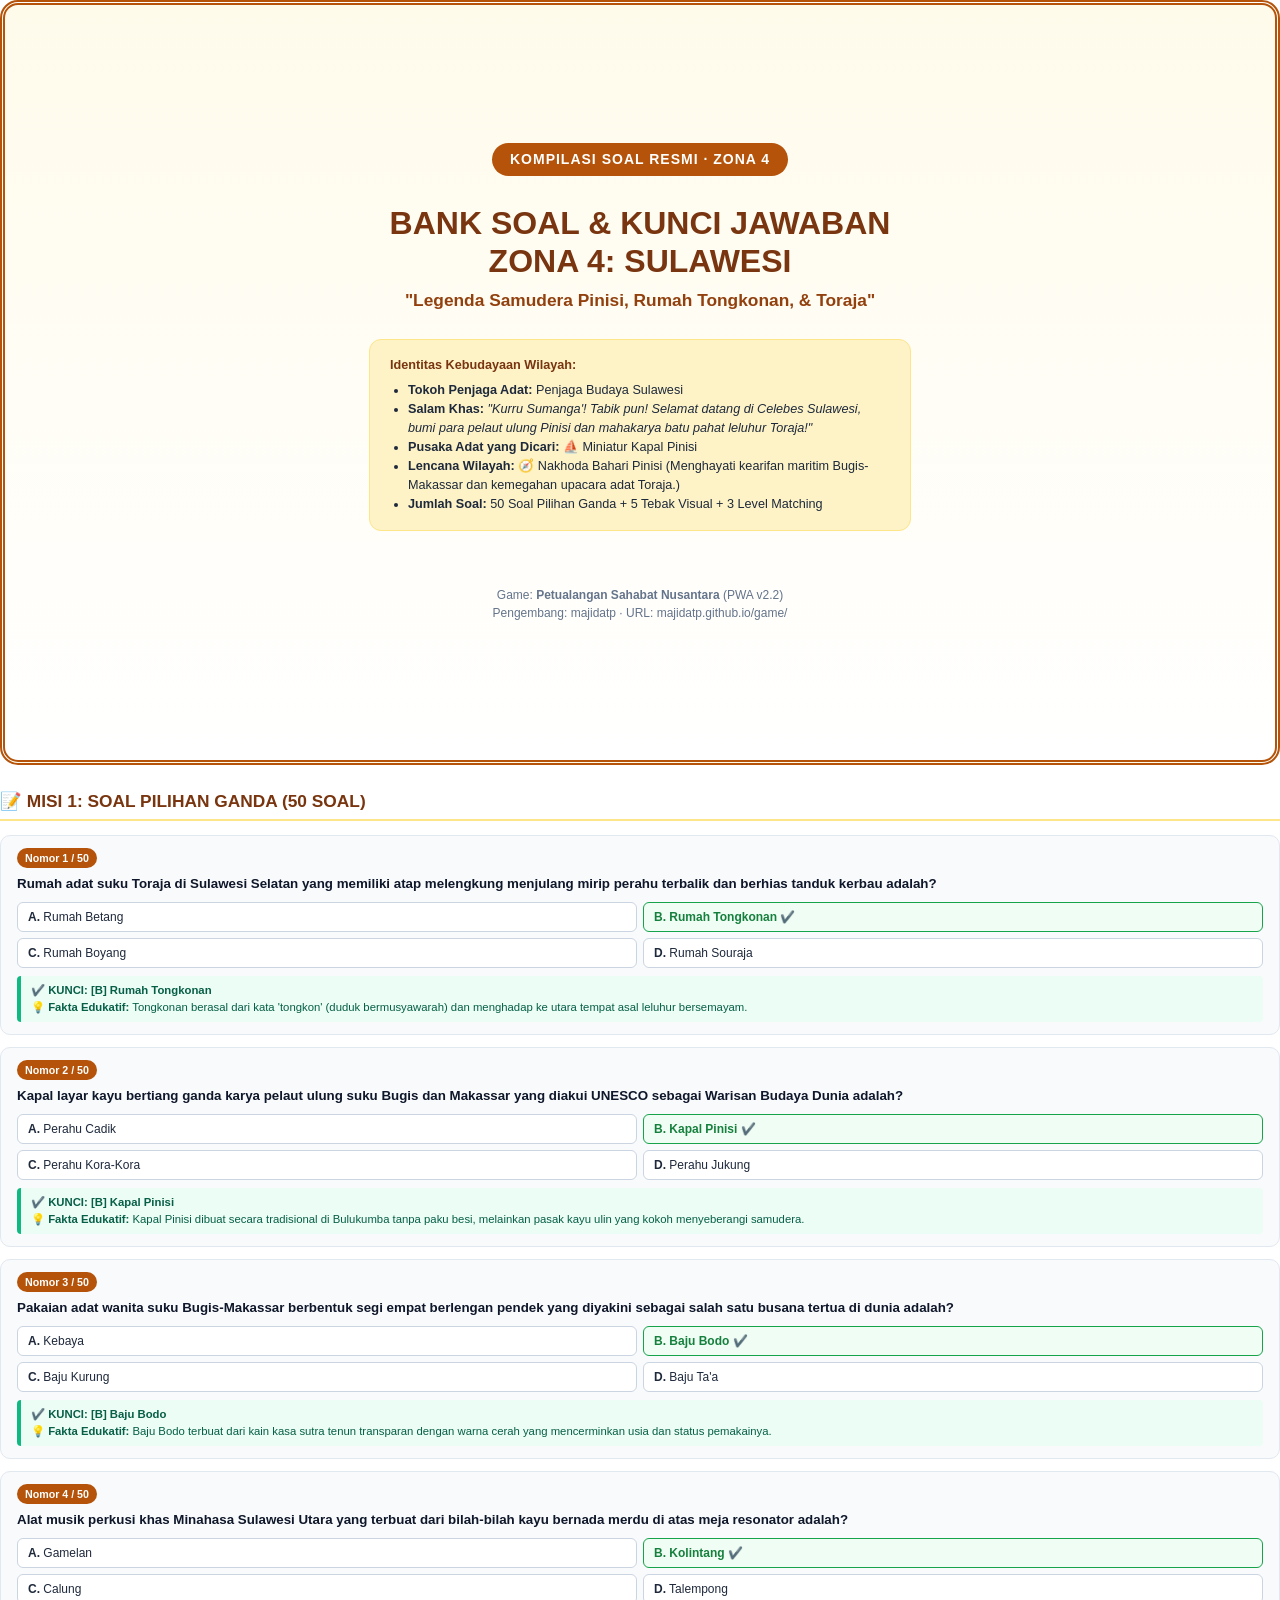
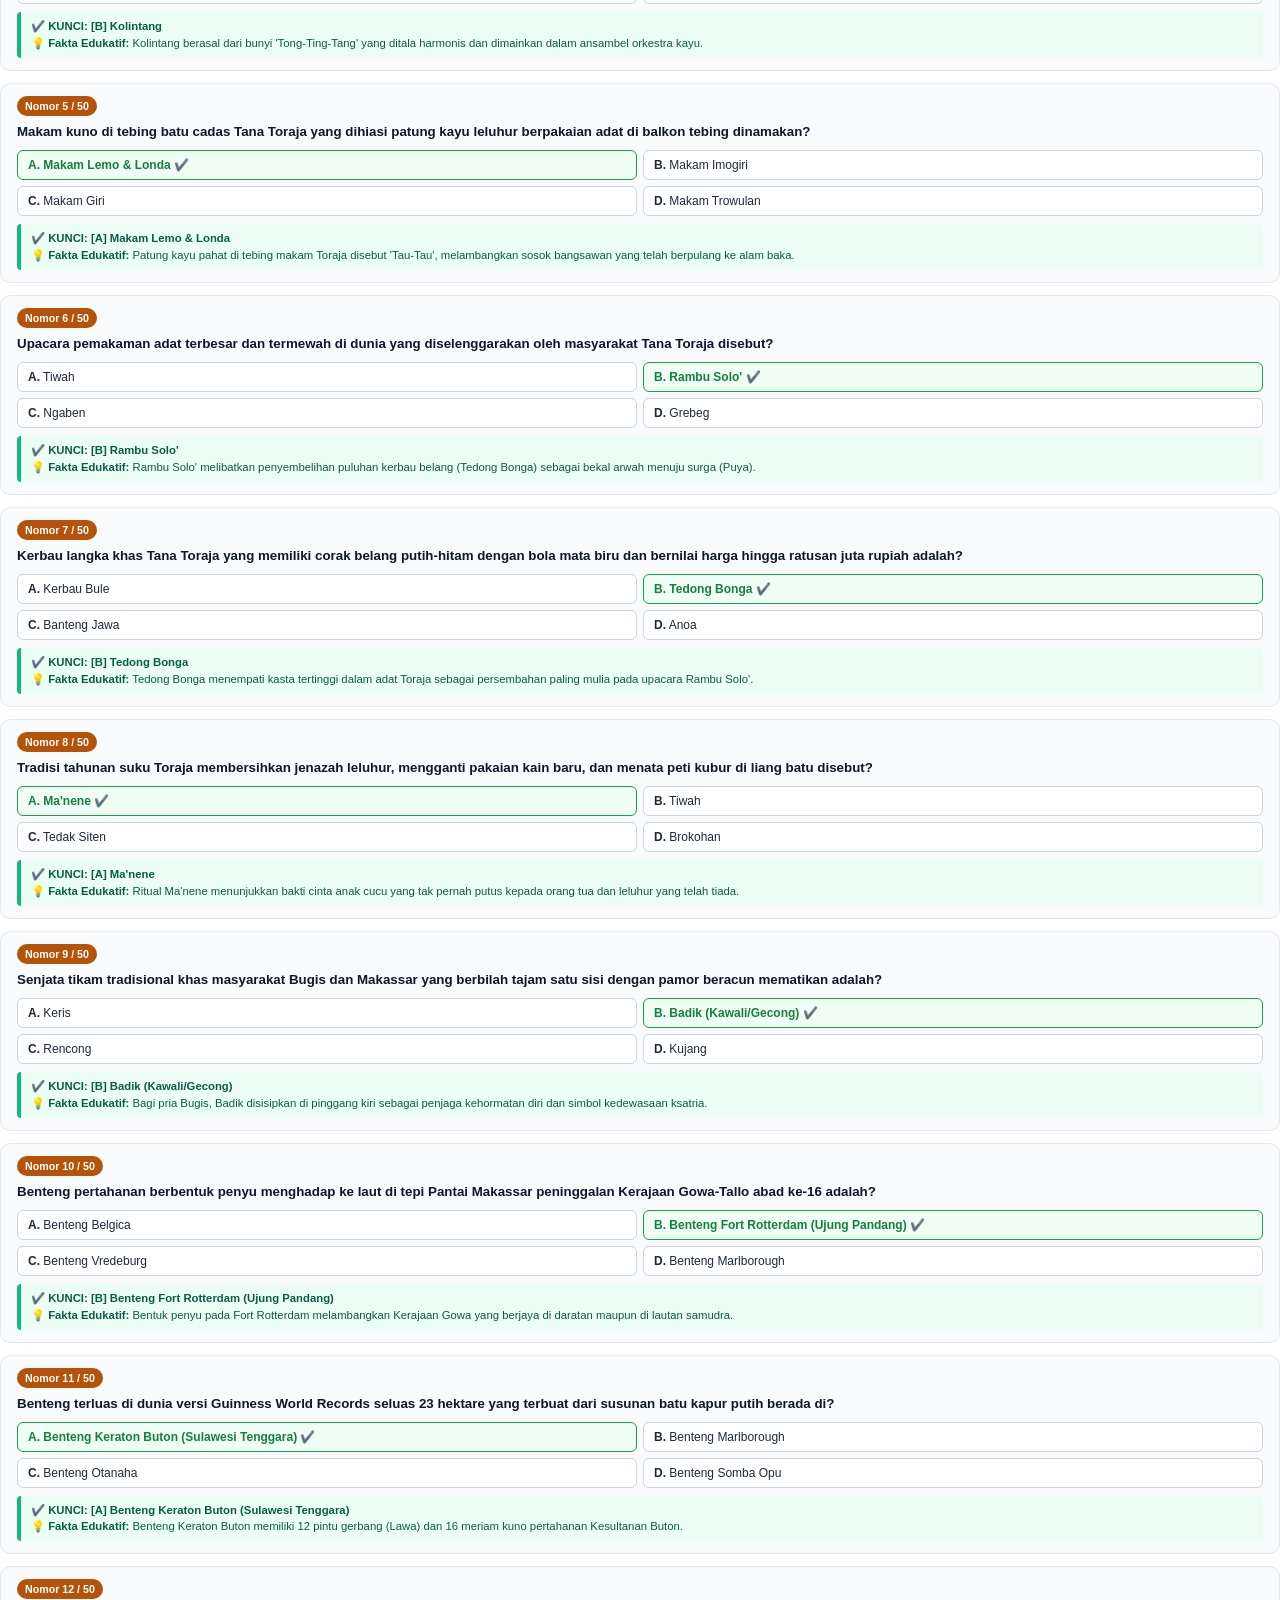
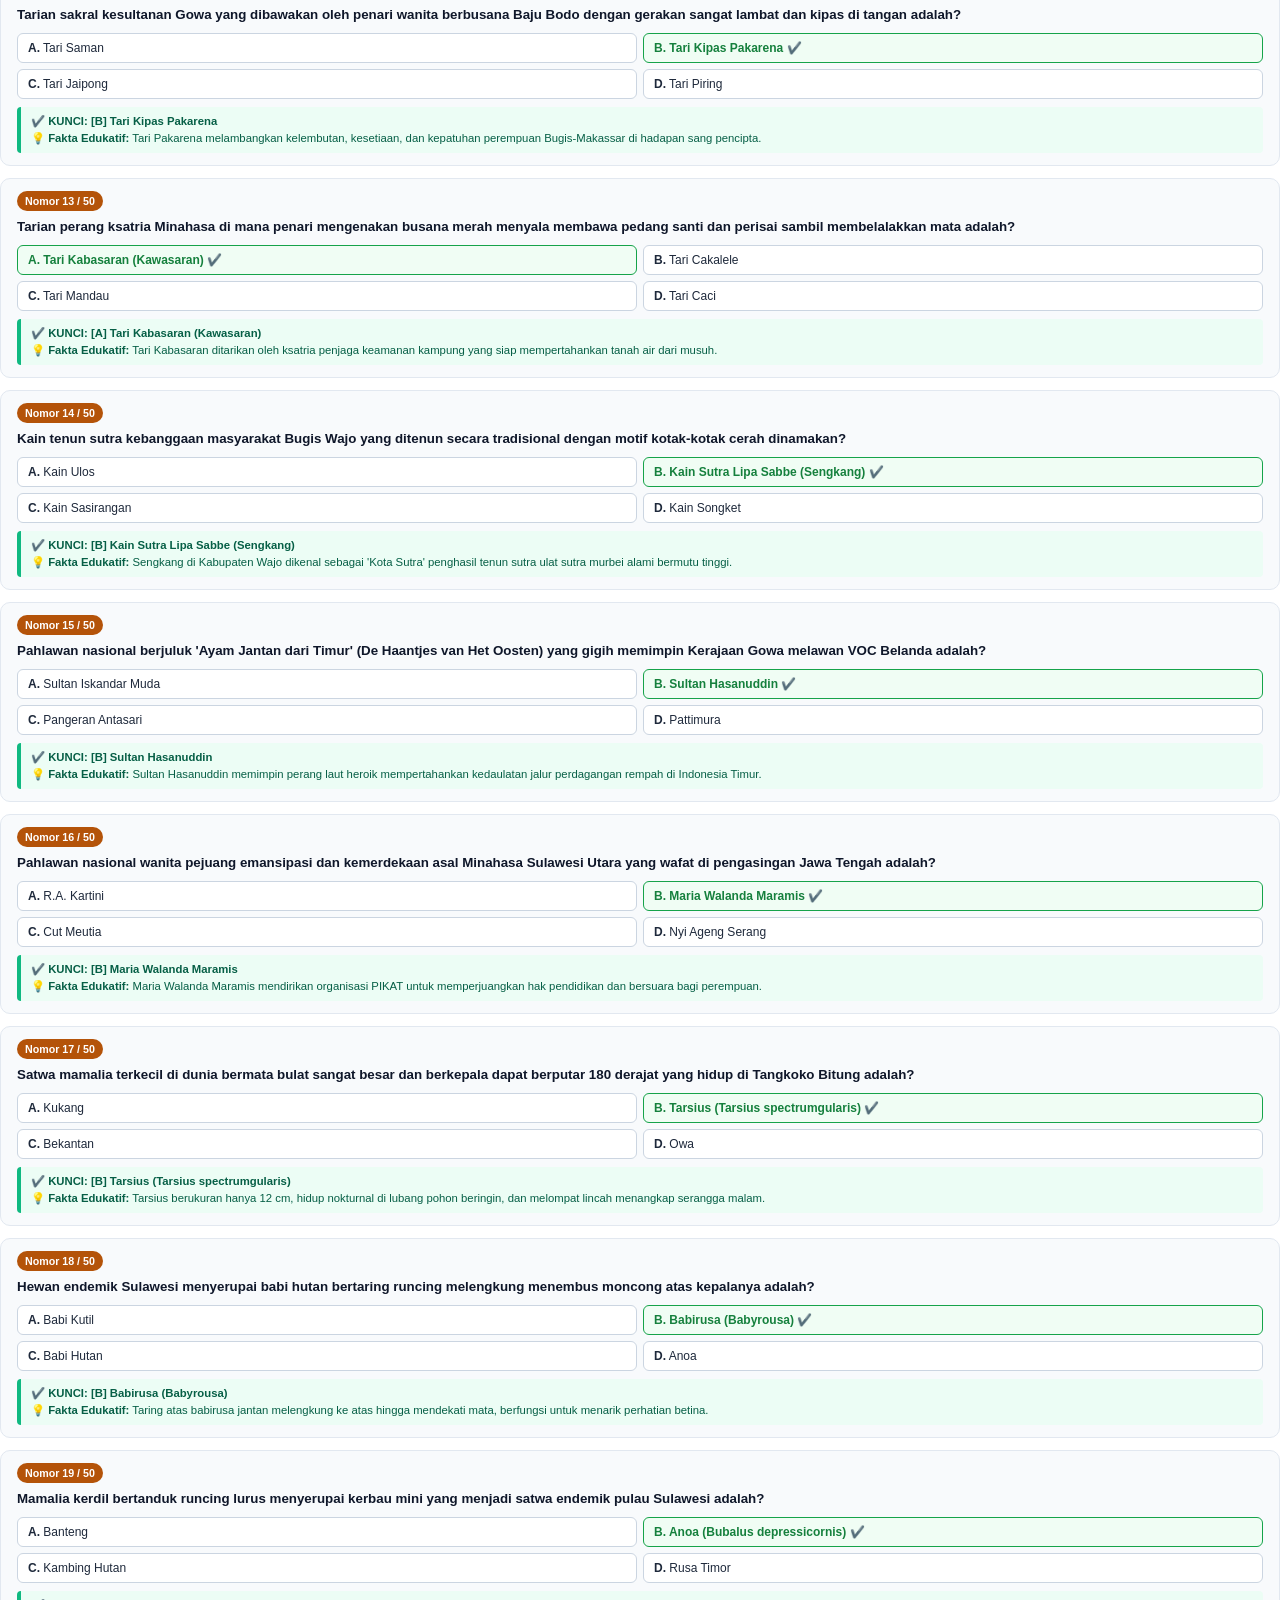
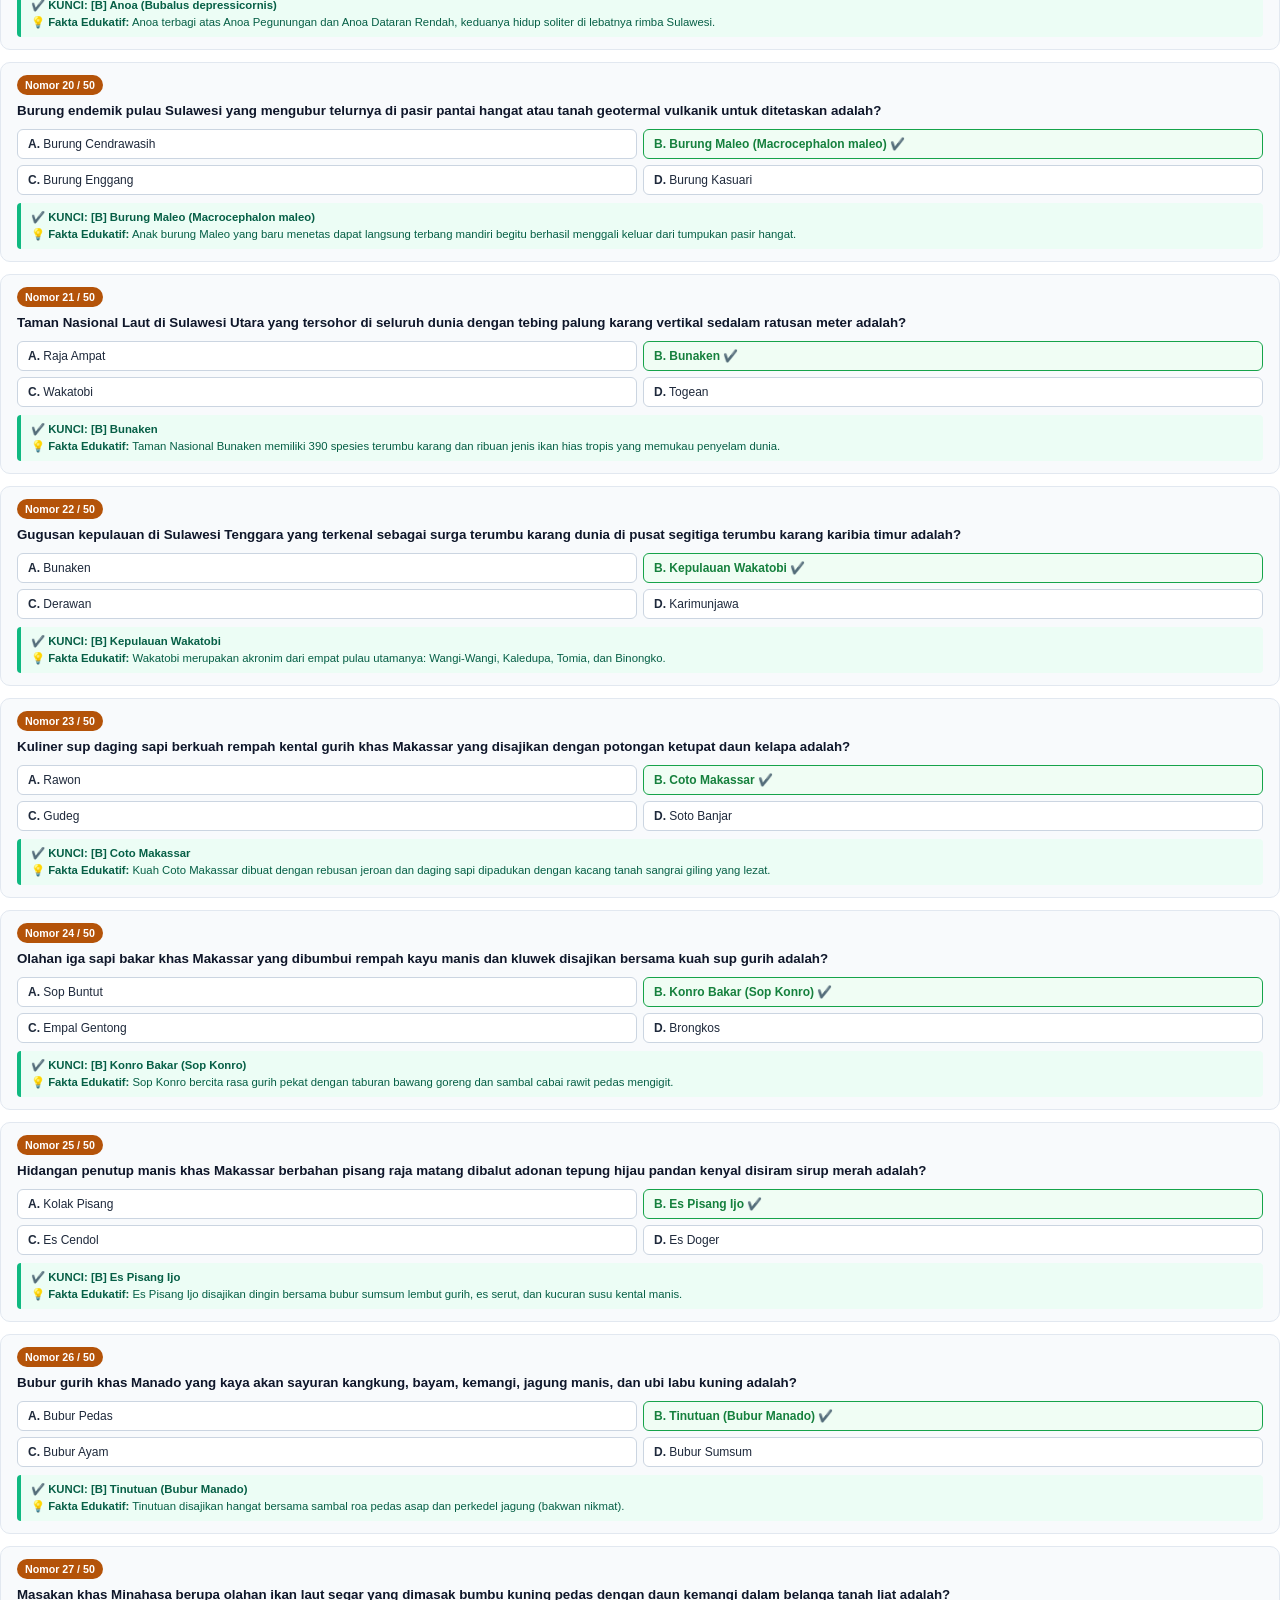
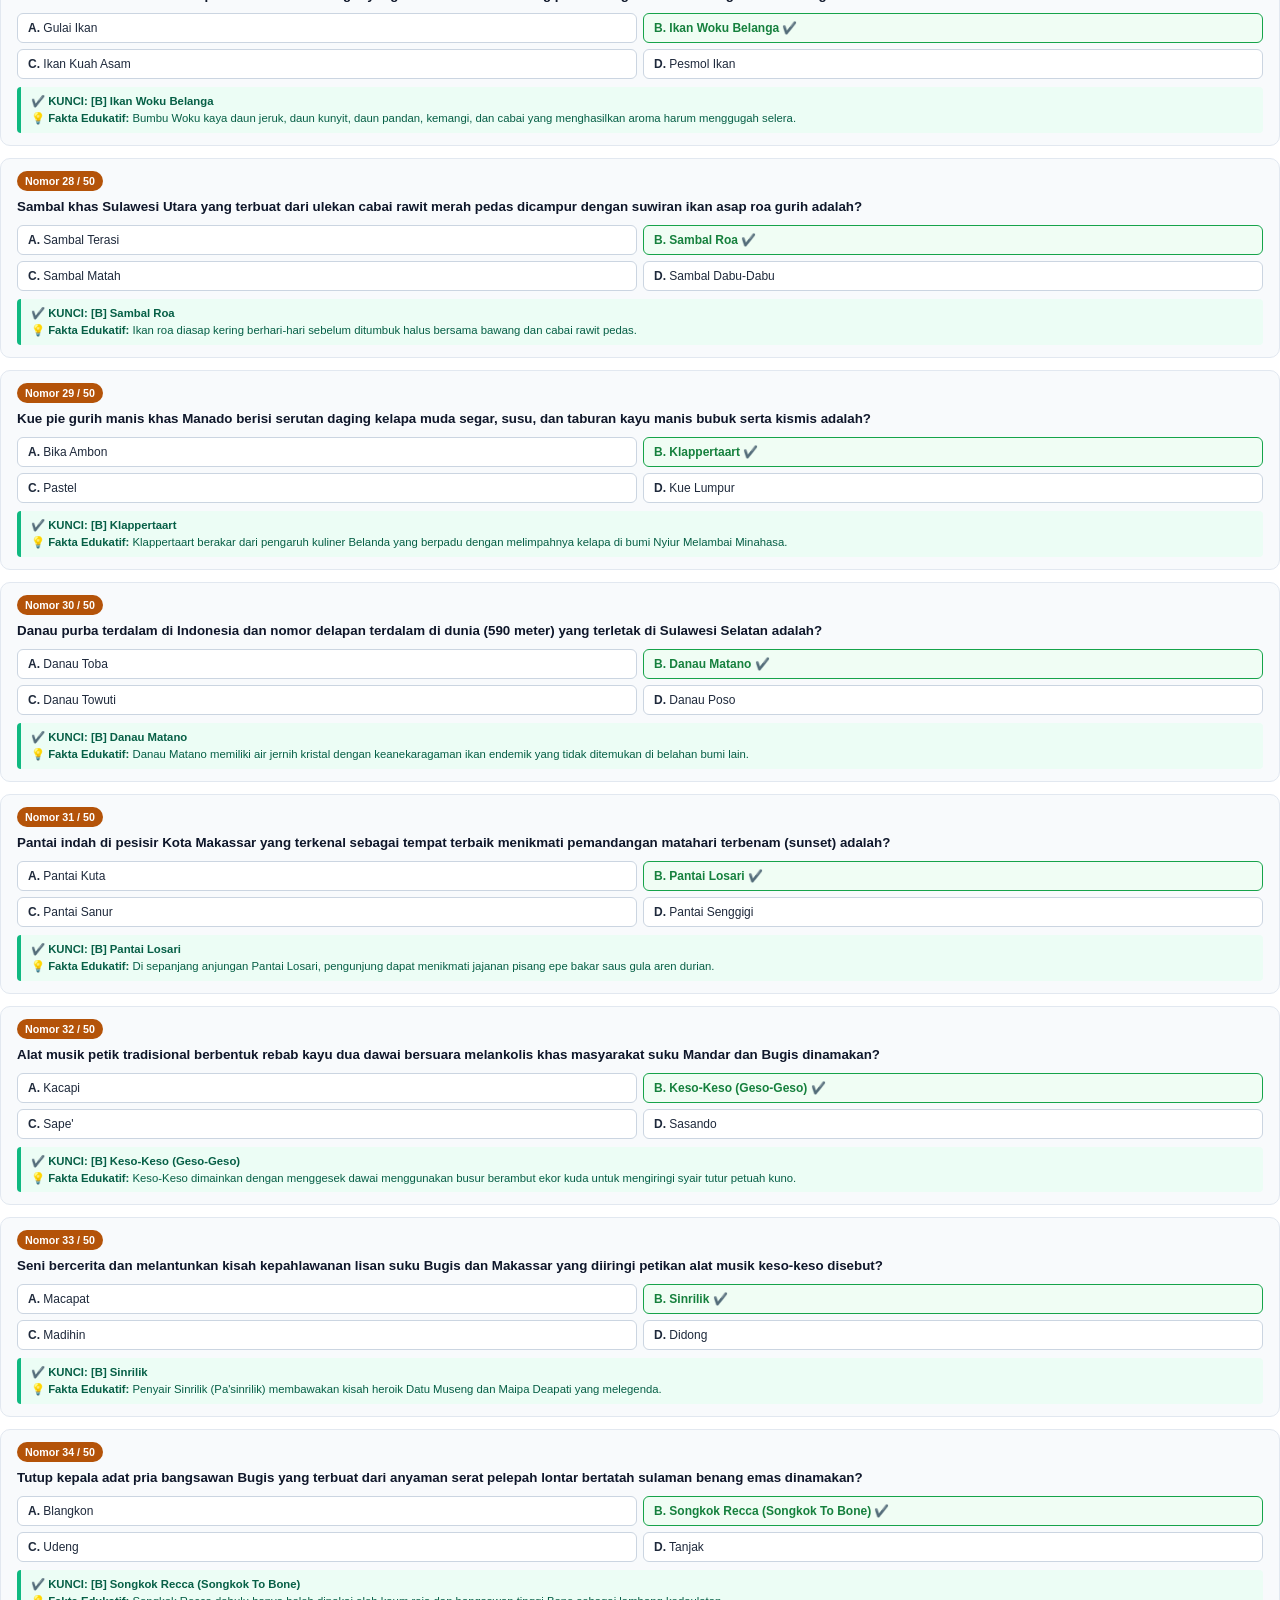
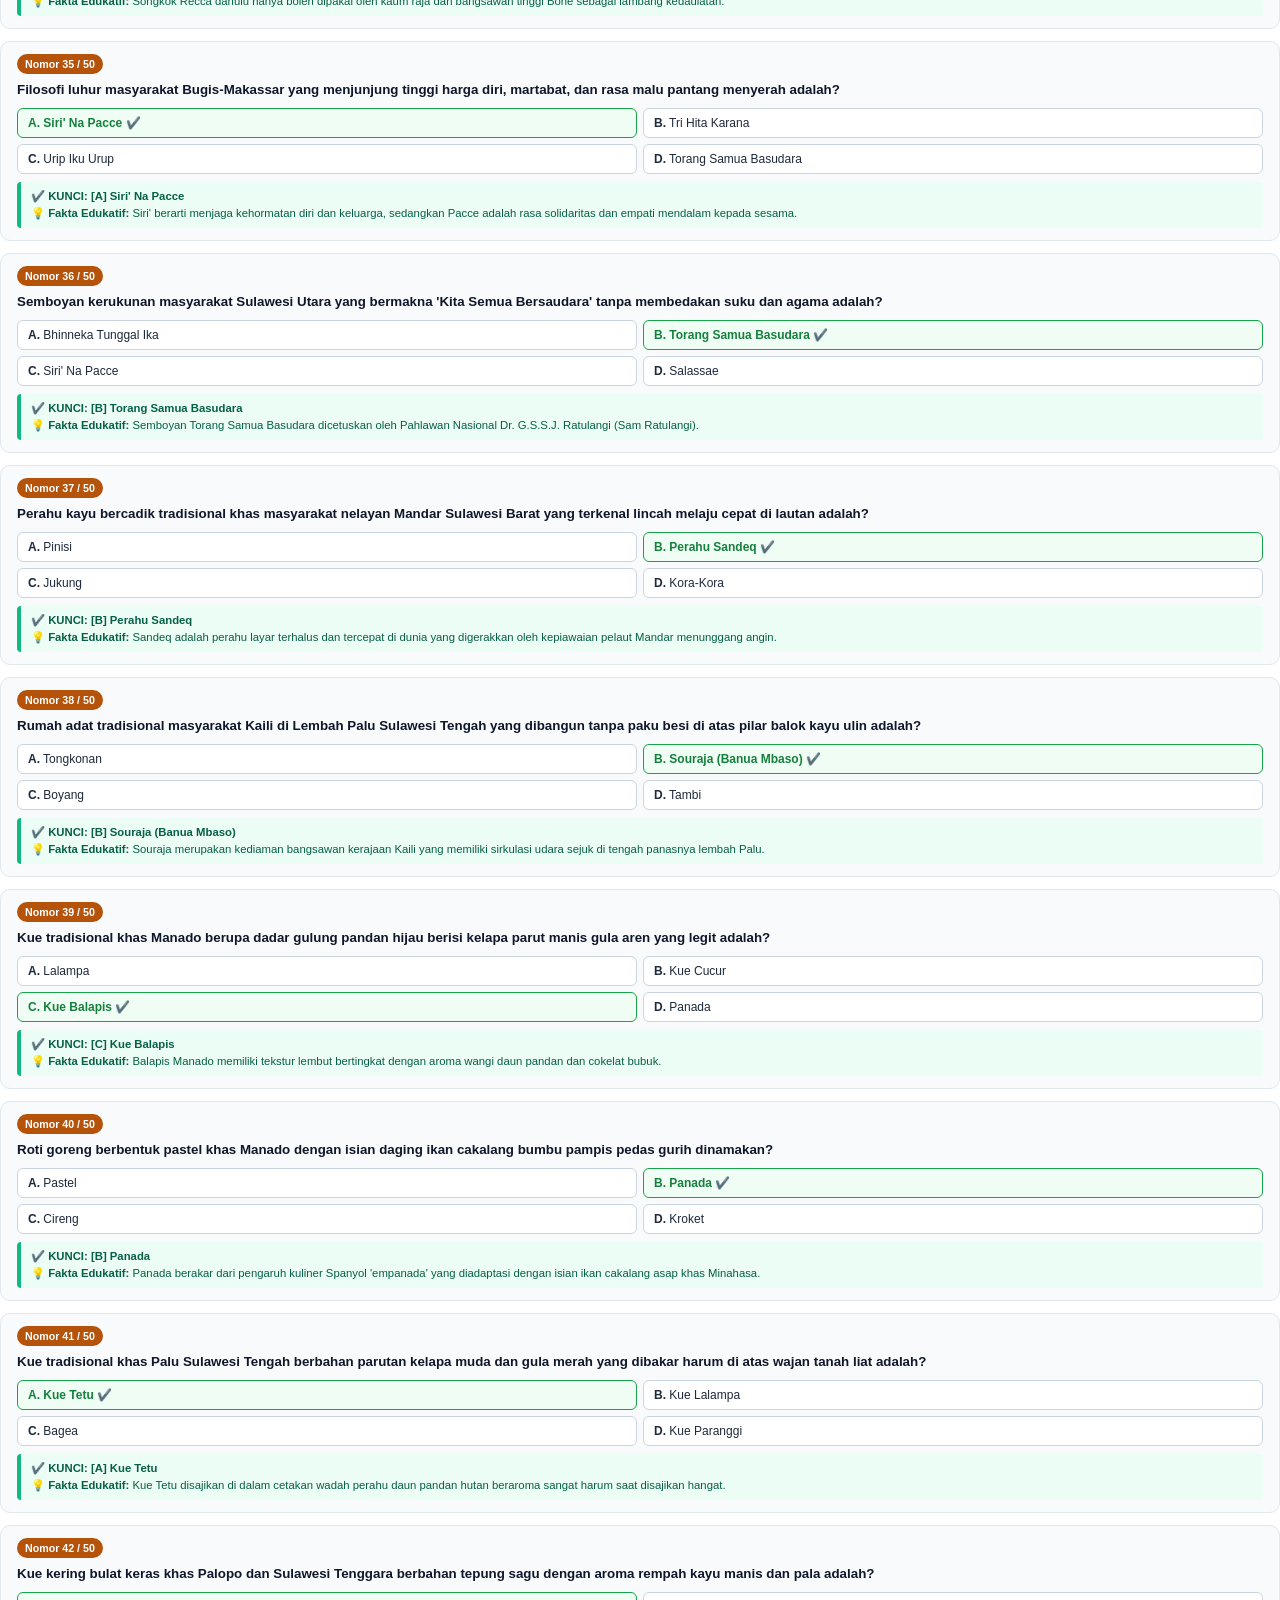
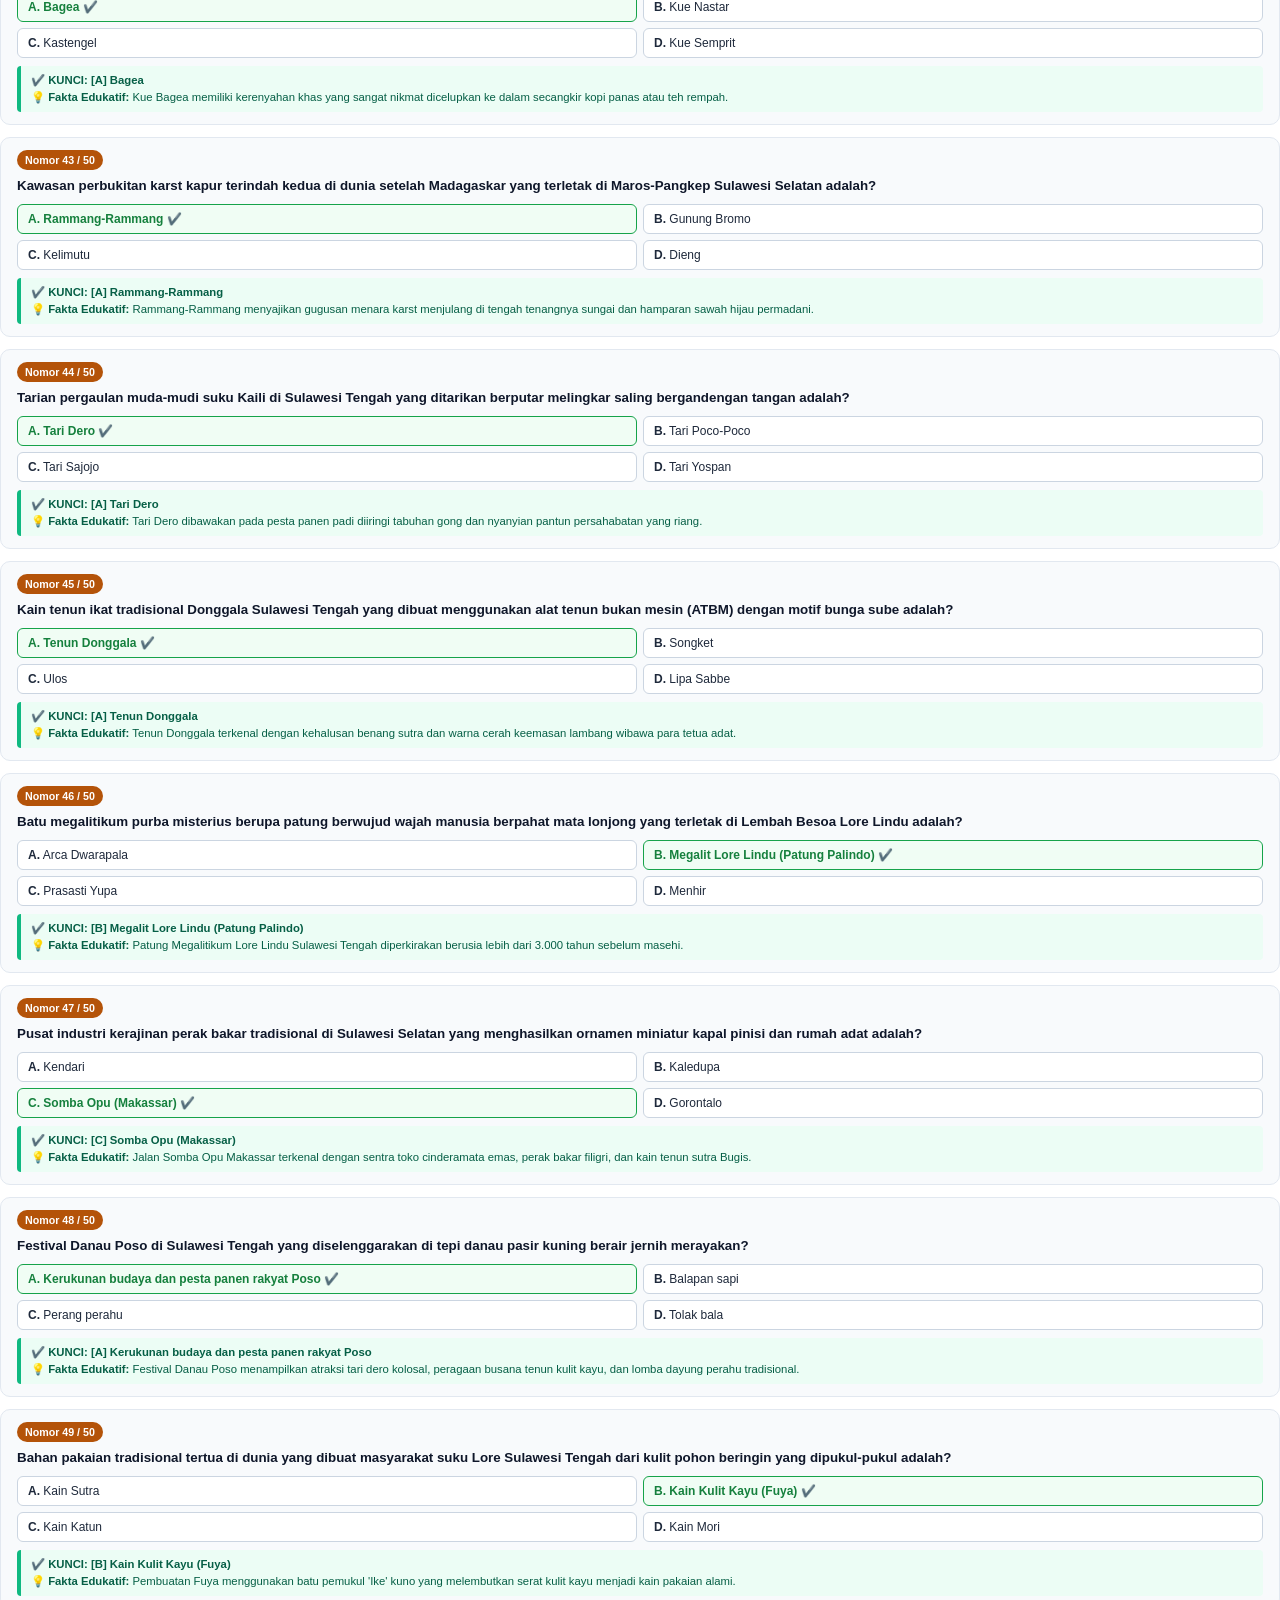
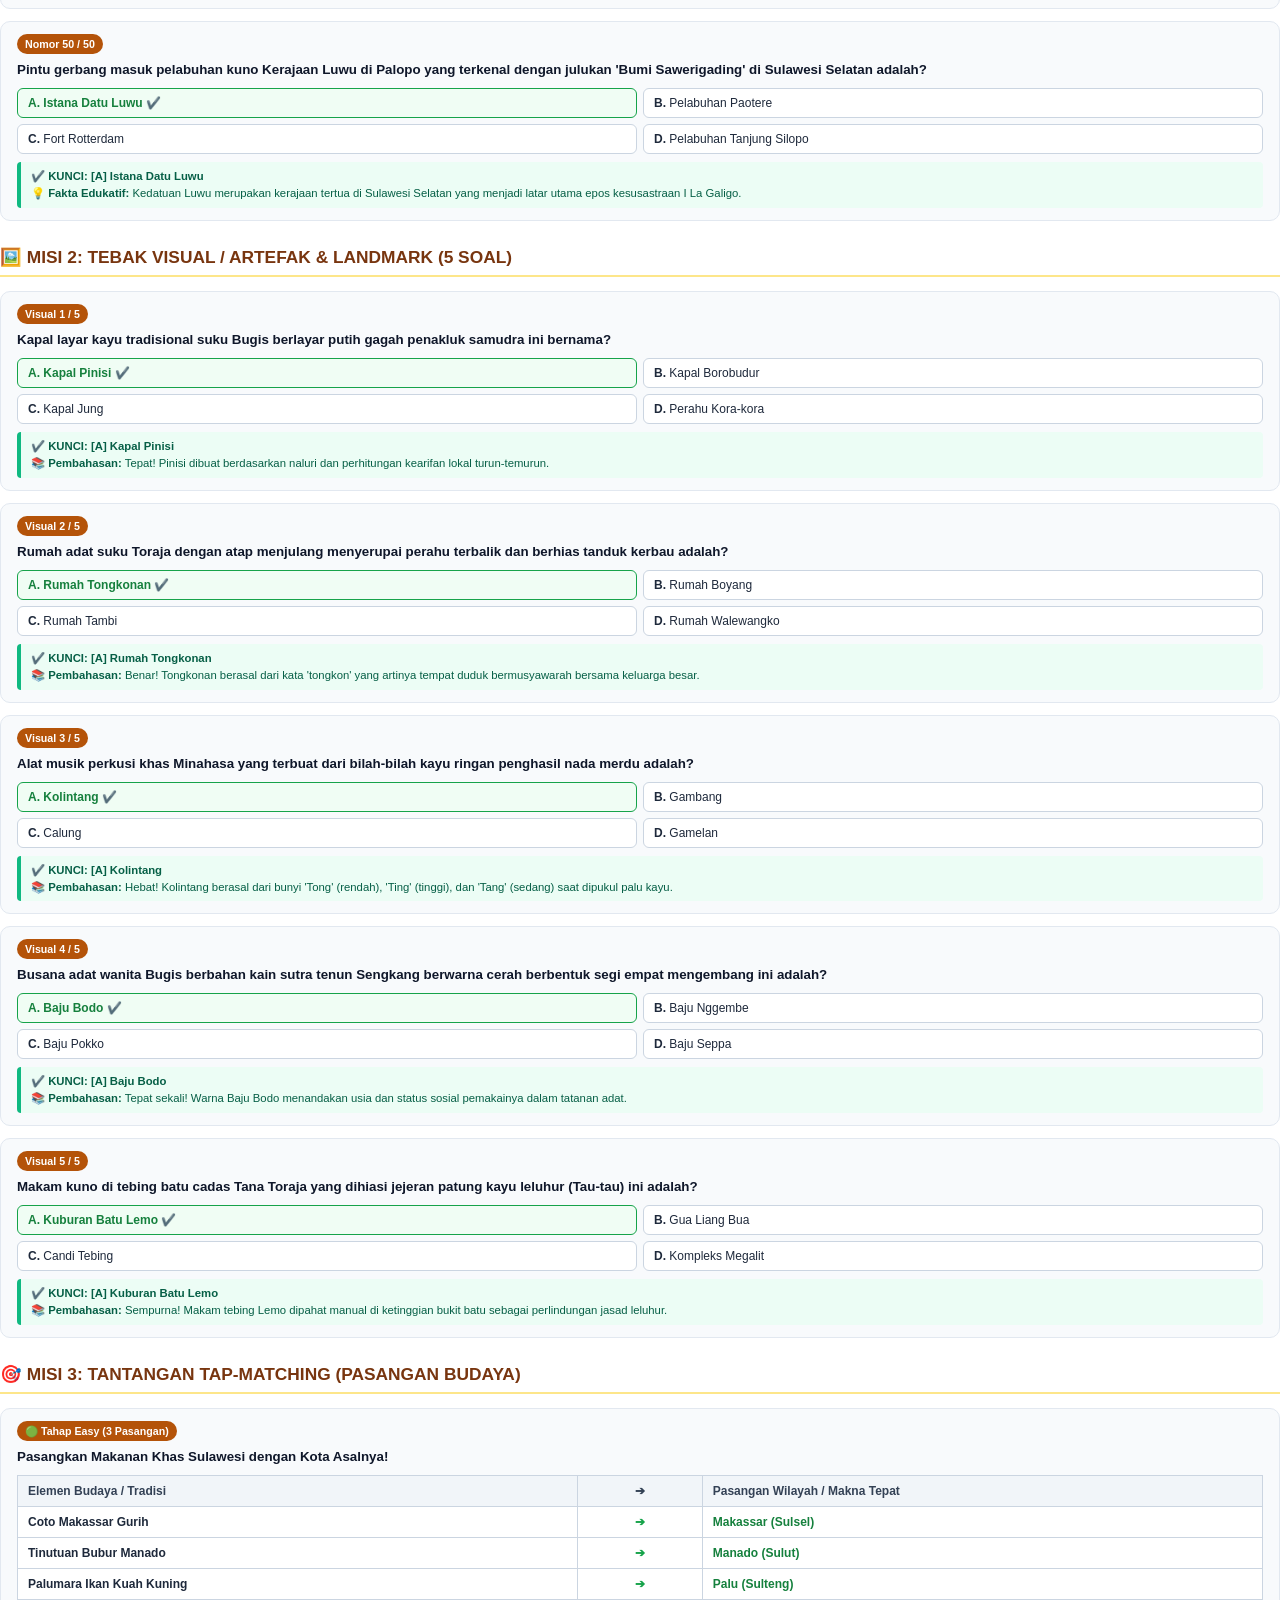
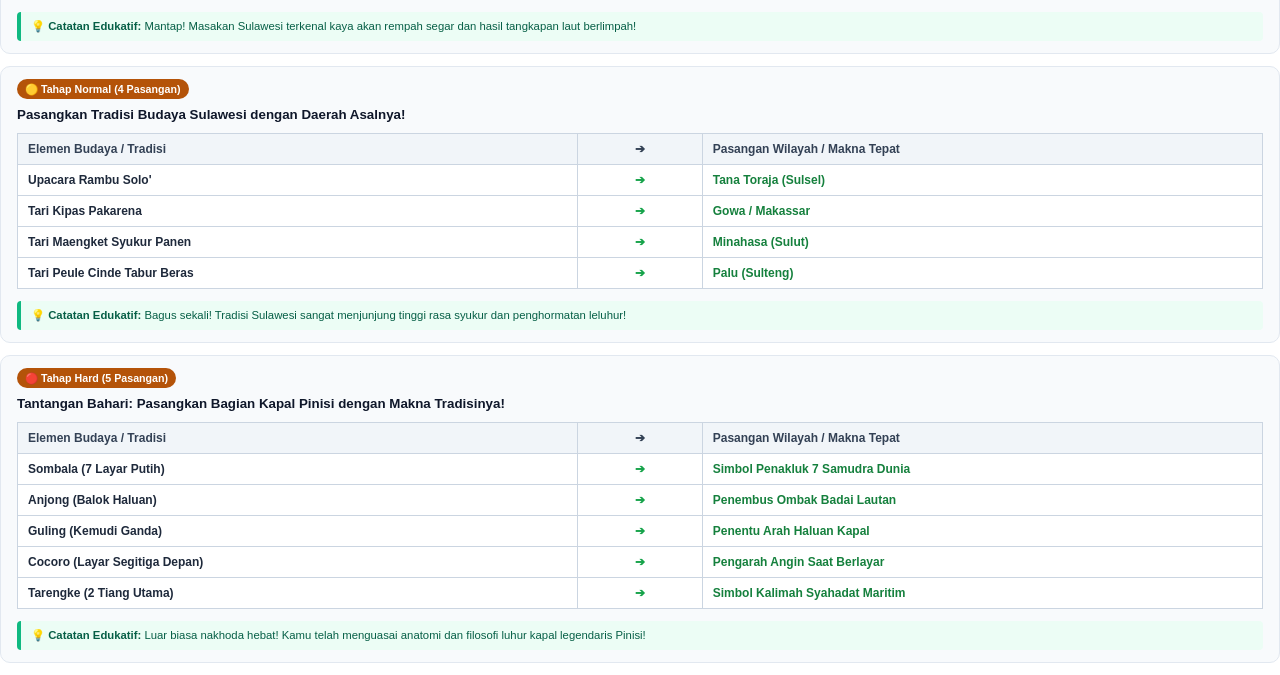
<file: dokumen/bank_soal_zona_4_sulawesi.html>
<!DOCTYPE html>
<html lang="id">
<head>
  <meta charset="UTF-8">
  <title>Bank Soal Zona 4: Sulawesi - Petualangan Sahabat Nusantara</title>
  <style>
    @page {
      size: A4;
      margin: 18mm 16mm 20mm 16mm;
      @bottom-right {
        content: counter(page);
        font-family: 'Segoe UI', sans-serif;
        font-size: 9pt;
        color: #78350f;
      }
    }
    
    body {
      font-family: 'Segoe UI', -apple-system, BlinkMacSystemFont, 'Helvetica Neue', Arial, sans-serif;
      font-size: 10pt;
      line-height: 1.5;
      color: #1e293b;
      margin: 0;
      padding: 0;
      background: #ffffff;
    }
    
    .cover-page {
      page-break-after: always;
      display: flex;
      flex-direction: column;
      justify-content: center;
      align-items: center;
      min-height: 85vh;
      text-align: center;
      border: 5px double #b45309;
      border-radius: 18px;
      padding: 40px 30px;
      background: linear-gradient(180deg, #fffbeb 0%, #ffffff 100%);
      box-sizing: border-box;
    }
    
    .cover-badge {
      display: inline-block;
      background: #b45309;
      color: #ffffff;
      padding: 6px 18px;
      border-radius: 20px;
      font-size: 10.5pt;
      font-weight: 700;
      letter-spacing: 1px;
      text-transform: uppercase;
      margin-bottom: 20px;
    }
    
    .cover-title {
      font-family: 'Segoe UI', 'Trebuchet MS', sans-serif;
      font-size: 24pt;
      font-weight: 900;
      color: #78350f;
      margin: 8px 0;
      line-height: 1.2;
    }
    
    .cover-subtitle {
      font-size: 13pt;
      font-weight: 600;
      color: #92400e;
      margin-bottom: 25px;
    }
    
    .zone-box {
      background: #fef3c7;
      border: 1px solid #fde68a;
      border-radius: 12px;
      padding: 16px 20px;
      max-width: 500px;
      margin: 0 auto 30px auto;
      text-align: left;
      font-size: 9.5pt;
    }
    
    .zone-box ul {
      margin: 6px 0 0 0;
      padding-left: 18px;
    }
    
    .cover-meta {
      font-size: 9pt;
      color: #64748b;
      margin-top: 25px;
    }
    
    .section-heading {
      font-family: 'Segoe UI', 'Trebuchet MS', sans-serif;
      font-size: 13pt;
      font-weight: 800;
      color: #78350f;
      border-bottom: 2px solid #fde68a;
      padding-bottom: 4px;
      margin: 24px 0 14px 0;
    }
    
    .question-card {
      border: 1px solid #e2e8f0;
      border-radius: 10px;
      padding: 12px 16px;
      margin-bottom: 12px;
      background: #f8fafc;
    }
    
    .q-number-badge {
      display: inline-block;
      background: #b45309;
      color: #fff;
      font-size: 8pt;
      font-weight: 700;
      padding: 2px 8px;
      border-radius: 12px;
      margin-bottom: 6px;
    }
    
    .q-text {
      font-size: 10pt;
      font-weight: 700;
      color: #0f172a;
      margin-bottom: 8px;
    }
    
    .options-grid {
      display: flex;
      flex-wrap: wrap;
      gap: 6px;
      margin-bottom: 8px;
    }
    
    .option-item {
      flex: 1 1 45%;
      padding: 5px 10px;
      border-radius: 6px;
      font-size: 9pt;
      border: 1px solid #cbd5e1;
      background: #ffffff;
      box-sizing: border-box;
    }
    
    .option-item.correct {
      border-color: #16a34a;
      background: #f0fdf4;
      color: #15803d;
      font-weight: 700;
    }
    
    .key-box {
      background: #ecfdf5;
      border-left: 4px solid #10b981;
      padding: 6px 10px;
      border-radius: 4px;
      font-size: 8.5pt;
      color: #065f46;
      margin-top: 6px;
    }
    
    .matching-table {
      width: 100%;
      border-collapse: collapse;
      margin: 8px 0 12px 0;
      font-size: 9pt;
      background: #fff;
    }
    
    .matching-table th, .matching-table td {
      border: 1px solid #cbd5e1;
      padding: 6px 10px;
      text-align: left;
    }
    
    .matching-table th {
      background: #f1f5f9;
      color: #334155;
    }
  </style>
</head>
<body>

  <!-- COVER PAGE -->
  <div class="cover-page">
    <div class="cover-badge">Kompilasi Soal Resmi &middot; Zona 4</div>
    <div class="cover-title">BANK SOAL &amp; KUNCI JAWABAN<br>ZONA 4: SULAWESI</div>
    <div class="cover-subtitle">"Legenda Samudera Pinisi, Rumah Tongkonan, & Toraja"</div>
    
    <div class="zone-box">
      <strong style="color: #78350f;">Identitas Kebudayaan Wilayah:</strong>
      <ul>
        <li><strong>Tokoh Penjaga Adat:</strong> Penjaga Budaya Sulawesi</li>
        <li><strong>Salam Khas:</strong> <em>"Kurru Sumanga'! Tabik pun! Selamat datang di Celebes Sulawesi, bumi para pelaut ulung Pinisi dan mahakarya batu pahat leluhur Toraja!"</em></li>
        <li><strong>Pusaka Adat yang Dicari:</strong> ⛵ Miniatur Kapal Pinisi</li>
        <li><strong>Lencana Wilayah:</strong> 🧭 Nakhoda Bahari Pinisi (Menghayati kearifan maritim Bugis-Makassar dan kemegahan upacara adat Toraja.)</li>
        <li><strong>Jumlah Soal:</strong> 50 Soal Pilihan Ganda + 5 Tebak Visual + 3 Level Matching</li>
      </ul>
    </div>
    
    <div class="cover-meta">
      Game: <strong>Petualangan Sahabat Nusantara</strong> (PWA v2.2)<br>
      Pengembang: majidatp &middot; URL: majidatp.github.io/game/
    </div>
  </div>

  <div class="section-heading">📝 MISI 1: SOAL PILIHAN GANDA (50 SOAL)</div>
  
    <div class="question-card">
      <div class="q-number-badge">Nomor 1 / 50</div>
      <div class="q-text">Rumah adat suku Toraja di Sulawesi Selatan yang memiliki atap melengkung menjulang mirip perahu terbalik dan berhias tanduk kerbau adalah?</div>
      <div class="options-grid">
        <div class="option-item ">
            <strong>A.</strong> Rumah Betang 
          </div><div class="option-item correct">
            <strong>B.</strong> Rumah Tongkonan ✔️
          </div><div class="option-item ">
            <strong>C.</strong> Rumah Boyang 
          </div><div class="option-item ">
            <strong>D.</strong> Rumah Souraja 
          </div>
      </div>
      <div class="key-box">
        <strong>✔️ KUNCI: [B] Rumah Tongkonan</strong><br>
        <strong>💡 Fakta Edukatif:</strong> Tongkonan berasal dari kata 'tongkon' (duduk bermusyawarah) dan menghadap ke utara tempat asal leluhur bersemayam.
      </div>
    </div>
  
    <div class="question-card">
      <div class="q-number-badge">Nomor 2 / 50</div>
      <div class="q-text">Kapal layar kayu bertiang ganda karya pelaut ulung suku Bugis dan Makassar yang diakui UNESCO sebagai Warisan Budaya Dunia adalah?</div>
      <div class="options-grid">
        <div class="option-item ">
            <strong>A.</strong> Perahu Cadik 
          </div><div class="option-item correct">
            <strong>B.</strong> Kapal Pinisi ✔️
          </div><div class="option-item ">
            <strong>C.</strong> Perahu Kora-Kora 
          </div><div class="option-item ">
            <strong>D.</strong> Perahu Jukung 
          </div>
      </div>
      <div class="key-box">
        <strong>✔️ KUNCI: [B] Kapal Pinisi</strong><br>
        <strong>💡 Fakta Edukatif:</strong> Kapal Pinisi dibuat secara tradisional di Bulukumba tanpa paku besi, melainkan pasak kayu ulin yang kokoh menyeberangi samudera.
      </div>
    </div>
  
    <div class="question-card">
      <div class="q-number-badge">Nomor 3 / 50</div>
      <div class="q-text">Pakaian adat wanita suku Bugis-Makassar berbentuk segi empat berlengan pendek yang diyakini sebagai salah satu busana tertua di dunia adalah?</div>
      <div class="options-grid">
        <div class="option-item ">
            <strong>A.</strong> Kebaya 
          </div><div class="option-item correct">
            <strong>B.</strong> Baju Bodo ✔️
          </div><div class="option-item ">
            <strong>C.</strong> Baju Kurung 
          </div><div class="option-item ">
            <strong>D.</strong> Baju Ta'a 
          </div>
      </div>
      <div class="key-box">
        <strong>✔️ KUNCI: [B] Baju Bodo</strong><br>
        <strong>💡 Fakta Edukatif:</strong> Baju Bodo terbuat dari kain kasa sutra tenun transparan dengan warna cerah yang mencerminkan usia dan status pemakainya.
      </div>
    </div>
  
    <div class="question-card">
      <div class="q-number-badge">Nomor 4 / 50</div>
      <div class="q-text">Alat musik perkusi khas Minahasa Sulawesi Utara yang terbuat dari bilah-bilah kayu bernada merdu di atas meja resonator adalah?</div>
      <div class="options-grid">
        <div class="option-item ">
            <strong>A.</strong> Gamelan 
          </div><div class="option-item correct">
            <strong>B.</strong> Kolintang ✔️
          </div><div class="option-item ">
            <strong>C.</strong> Calung 
          </div><div class="option-item ">
            <strong>D.</strong> Talempong 
          </div>
      </div>
      <div class="key-box">
        <strong>✔️ KUNCI: [B] Kolintang</strong><br>
        <strong>💡 Fakta Edukatif:</strong> Kolintang berasal dari bunyi 'Tong-Ting-Tang' yang ditala harmonis dan dimainkan dalam ansambel orkestra kayu.
      </div>
    </div>
  
    <div class="question-card">
      <div class="q-number-badge">Nomor 5 / 50</div>
      <div class="q-text">Makam kuno di tebing batu cadas Tana Toraja yang dihiasi patung kayu leluhur berpakaian adat di balkon tebing dinamakan?</div>
      <div class="options-grid">
        <div class="option-item correct">
            <strong>A.</strong> Makam Lemo & Londa ✔️
          </div><div class="option-item ">
            <strong>B.</strong> Makam Imogiri 
          </div><div class="option-item ">
            <strong>C.</strong> Makam Giri 
          </div><div class="option-item ">
            <strong>D.</strong> Makam Trowulan 
          </div>
      </div>
      <div class="key-box">
        <strong>✔️ KUNCI: [A] Makam Lemo & Londa</strong><br>
        <strong>💡 Fakta Edukatif:</strong> Patung kayu pahat di tebing makam Toraja disebut 'Tau-Tau', melambangkan sosok bangsawan yang telah berpulang ke alam baka.
      </div>
    </div>
  
    <div class="question-card">
      <div class="q-number-badge">Nomor 6 / 50</div>
      <div class="q-text">Upacara pemakaman adat terbesar dan termewah di dunia yang diselenggarakan oleh masyarakat Tana Toraja disebut?</div>
      <div class="options-grid">
        <div class="option-item ">
            <strong>A.</strong> Tiwah 
          </div><div class="option-item correct">
            <strong>B.</strong> Rambu Solo' ✔️
          </div><div class="option-item ">
            <strong>C.</strong> Ngaben 
          </div><div class="option-item ">
            <strong>D.</strong> Grebeg 
          </div>
      </div>
      <div class="key-box">
        <strong>✔️ KUNCI: [B] Rambu Solo'</strong><br>
        <strong>💡 Fakta Edukatif:</strong> Rambu Solo' melibatkan penyembelihan puluhan kerbau belang (Tedong Bonga) sebagai bekal arwah menuju surga (Puya).
      </div>
    </div>
  
    <div class="question-card">
      <div class="q-number-badge">Nomor 7 / 50</div>
      <div class="q-text">Kerbau langka khas Tana Toraja yang memiliki corak belang putih-hitam dengan bola mata biru dan bernilai harga hingga ratusan juta rupiah adalah?</div>
      <div class="options-grid">
        <div class="option-item ">
            <strong>A.</strong> Kerbau Bule 
          </div><div class="option-item correct">
            <strong>B.</strong> Tedong Bonga ✔️
          </div><div class="option-item ">
            <strong>C.</strong> Banteng Jawa 
          </div><div class="option-item ">
            <strong>D.</strong> Anoa 
          </div>
      </div>
      <div class="key-box">
        <strong>✔️ KUNCI: [B] Tedong Bonga</strong><br>
        <strong>💡 Fakta Edukatif:</strong> Tedong Bonga menempati kasta tertinggi dalam adat Toraja sebagai persembahan paling mulia pada upacara Rambu Solo'.
      </div>
    </div>
  
    <div class="question-card">
      <div class="q-number-badge">Nomor 8 / 50</div>
      <div class="q-text">Tradisi tahunan suku Toraja membersihkan jenazah leluhur, mengganti pakaian kain baru, dan menata peti kubur di liang batu disebut?</div>
      <div class="options-grid">
        <div class="option-item correct">
            <strong>A.</strong> Ma'nene ✔️
          </div><div class="option-item ">
            <strong>B.</strong> Tiwah 
          </div><div class="option-item ">
            <strong>C.</strong> Tedak Siten 
          </div><div class="option-item ">
            <strong>D.</strong> Brokohan 
          </div>
      </div>
      <div class="key-box">
        <strong>✔️ KUNCI: [A] Ma'nene</strong><br>
        <strong>💡 Fakta Edukatif:</strong> Ritual Ma'nene menunjukkan bakti cinta anak cucu yang tak pernah putus kepada orang tua dan leluhur yang telah tiada.
      </div>
    </div>
  
    <div class="question-card">
      <div class="q-number-badge">Nomor 9 / 50</div>
      <div class="q-text">Senjata tikam tradisional khas masyarakat Bugis dan Makassar yang berbilah tajam satu sisi dengan pamor beracun mematikan adalah?</div>
      <div class="options-grid">
        <div class="option-item ">
            <strong>A.</strong> Keris 
          </div><div class="option-item correct">
            <strong>B.</strong> Badik (Kawali/Gecong) ✔️
          </div><div class="option-item ">
            <strong>C.</strong> Rencong 
          </div><div class="option-item ">
            <strong>D.</strong> Kujang 
          </div>
      </div>
      <div class="key-box">
        <strong>✔️ KUNCI: [B] Badik (Kawali/Gecong)</strong><br>
        <strong>💡 Fakta Edukatif:</strong> Bagi pria Bugis, Badik disisipkan di pinggang kiri sebagai penjaga kehormatan diri dan simbol kedewasaan ksatria.
      </div>
    </div>
  
    <div class="question-card">
      <div class="q-number-badge">Nomor 10 / 50</div>
      <div class="q-text">Benteng pertahanan berbentuk penyu menghadap ke laut di tepi Pantai Makassar peninggalan Kerajaan Gowa-Tallo abad ke-16 adalah?</div>
      <div class="options-grid">
        <div class="option-item ">
            <strong>A.</strong> Benteng Belgica 
          </div><div class="option-item correct">
            <strong>B.</strong> Benteng Fort Rotterdam (Ujung Pandang) ✔️
          </div><div class="option-item ">
            <strong>C.</strong> Benteng Vredeburg 
          </div><div class="option-item ">
            <strong>D.</strong> Benteng Marlborough 
          </div>
      </div>
      <div class="key-box">
        <strong>✔️ KUNCI: [B] Benteng Fort Rotterdam (Ujung Pandang)</strong><br>
        <strong>💡 Fakta Edukatif:</strong> Bentuk penyu pada Fort Rotterdam melambangkan Kerajaan Gowa yang berjaya di daratan maupun di lautan samudra.
      </div>
    </div>
  
    <div class="question-card">
      <div class="q-number-badge">Nomor 11 / 50</div>
      <div class="q-text">Benteng terluas di dunia versi Guinness World Records seluas 23 hektare yang terbuat dari susunan batu kapur putih berada di?</div>
      <div class="options-grid">
        <div class="option-item correct">
            <strong>A.</strong> Benteng Keraton Buton (Sulawesi Tenggara) ✔️
          </div><div class="option-item ">
            <strong>B.</strong> Benteng Marlborough 
          </div><div class="option-item ">
            <strong>C.</strong> Benteng Otanaha 
          </div><div class="option-item ">
            <strong>D.</strong> Benteng Somba Opu 
          </div>
      </div>
      <div class="key-box">
        <strong>✔️ KUNCI: [A] Benteng Keraton Buton (Sulawesi Tenggara)</strong><br>
        <strong>💡 Fakta Edukatif:</strong> Benteng Keraton Buton memiliki 12 pintu gerbang (Lawa) dan 16 meriam kuno pertahanan Kesultanan Buton.
      </div>
    </div>
  
    <div class="question-card">
      <div class="q-number-badge">Nomor 12 / 50</div>
      <div class="q-text">Tarian sakral kesultanan Gowa yang dibawakan oleh penari wanita berbusana Baju Bodo dengan gerakan sangat lambat dan kipas di tangan adalah?</div>
      <div class="options-grid">
        <div class="option-item ">
            <strong>A.</strong> Tari Saman 
          </div><div class="option-item correct">
            <strong>B.</strong> Tari Kipas Pakarena ✔️
          </div><div class="option-item ">
            <strong>C.</strong> Tari Jaipong 
          </div><div class="option-item ">
            <strong>D.</strong> Tari Piring 
          </div>
      </div>
      <div class="key-box">
        <strong>✔️ KUNCI: [B] Tari Kipas Pakarena</strong><br>
        <strong>💡 Fakta Edukatif:</strong> Tari Pakarena melambangkan kelembutan, kesetiaan, dan kepatuhan perempuan Bugis-Makassar di hadapan sang pencipta.
      </div>
    </div>
  
    <div class="question-card">
      <div class="q-number-badge">Nomor 13 / 50</div>
      <div class="q-text">Tarian perang ksatria Minahasa di mana penari mengenakan busana merah menyala membawa pedang santi dan perisai sambil membelalakkan mata adalah?</div>
      <div class="options-grid">
        <div class="option-item correct">
            <strong>A.</strong> Tari Kabasaran (Kawasaran) ✔️
          </div><div class="option-item ">
            <strong>B.</strong> Tari Cakalele 
          </div><div class="option-item ">
            <strong>C.</strong> Tari Mandau 
          </div><div class="option-item ">
            <strong>D.</strong> Tari Caci 
          </div>
      </div>
      <div class="key-box">
        <strong>✔️ KUNCI: [A] Tari Kabasaran (Kawasaran)</strong><br>
        <strong>💡 Fakta Edukatif:</strong> Tari Kabasaran ditarikan oleh ksatria penjaga keamanan kampung yang siap mempertahankan tanah air dari musuh.
      </div>
    </div>
  
    <div class="question-card">
      <div class="q-number-badge">Nomor 14 / 50</div>
      <div class="q-text">Kain tenun sutra kebanggaan masyarakat Bugis Wajo yang ditenun secara tradisional dengan motif kotak-kotak cerah dinamakan?</div>
      <div class="options-grid">
        <div class="option-item ">
            <strong>A.</strong> Kain Ulos 
          </div><div class="option-item correct">
            <strong>B.</strong> Kain Sutra Lipa Sabbe (Sengkang) ✔️
          </div><div class="option-item ">
            <strong>C.</strong> Kain Sasirangan 
          </div><div class="option-item ">
            <strong>D.</strong> Kain Songket 
          </div>
      </div>
      <div class="key-box">
        <strong>✔️ KUNCI: [B] Kain Sutra Lipa Sabbe (Sengkang)</strong><br>
        <strong>💡 Fakta Edukatif:</strong> Sengkang di Kabupaten Wajo dikenal sebagai 'Kota Sutra' penghasil tenun sutra ulat sutra murbei alami bermutu tinggi.
      </div>
    </div>
  
    <div class="question-card">
      <div class="q-number-badge">Nomor 15 / 50</div>
      <div class="q-text">Pahlawan nasional berjuluk 'Ayam Jantan dari Timur' (De Haantjes van Het Oosten) yang gigih memimpin Kerajaan Gowa melawan VOC Belanda adalah?</div>
      <div class="options-grid">
        <div class="option-item ">
            <strong>A.</strong> Sultan Iskandar Muda 
          </div><div class="option-item correct">
            <strong>B.</strong> Sultan Hasanuddin ✔️
          </div><div class="option-item ">
            <strong>C.</strong> Pangeran Antasari 
          </div><div class="option-item ">
            <strong>D.</strong> Pattimura 
          </div>
      </div>
      <div class="key-box">
        <strong>✔️ KUNCI: [B] Sultan Hasanuddin</strong><br>
        <strong>💡 Fakta Edukatif:</strong> Sultan Hasanuddin memimpin perang laut heroik mempertahankan kedaulatan jalur perdagangan rempah di Indonesia Timur.
      </div>
    </div>
  
    <div class="question-card">
      <div class="q-number-badge">Nomor 16 / 50</div>
      <div class="q-text">Pahlawan nasional wanita pejuang emansipasi dan kemerdekaan asal Minahasa Sulawesi Utara yang wafat di pengasingan Jawa Tengah adalah?</div>
      <div class="options-grid">
        <div class="option-item ">
            <strong>A.</strong> R.A. Kartini 
          </div><div class="option-item correct">
            <strong>B.</strong> Maria Walanda Maramis ✔️
          </div><div class="option-item ">
            <strong>C.</strong> Cut Meutia 
          </div><div class="option-item ">
            <strong>D.</strong> Nyi Ageng Serang 
          </div>
      </div>
      <div class="key-box">
        <strong>✔️ KUNCI: [B] Maria Walanda Maramis</strong><br>
        <strong>💡 Fakta Edukatif:</strong> Maria Walanda Maramis mendirikan organisasi PIKAT untuk memperjuangkan hak pendidikan dan bersuara bagi perempuan.
      </div>
    </div>
  
    <div class="question-card">
      <div class="q-number-badge">Nomor 17 / 50</div>
      <div class="q-text">Satwa mamalia terkecil di dunia bermata bulat sangat besar dan berkepala dapat berputar 180 derajat yang hidup di Tangkoko Bitung adalah?</div>
      <div class="options-grid">
        <div class="option-item ">
            <strong>A.</strong> Kukang 
          </div><div class="option-item correct">
            <strong>B.</strong> Tarsius (Tarsius spectrumgularis) ✔️
          </div><div class="option-item ">
            <strong>C.</strong> Bekantan 
          </div><div class="option-item ">
            <strong>D.</strong> Owa 
          </div>
      </div>
      <div class="key-box">
        <strong>✔️ KUNCI: [B] Tarsius (Tarsius spectrumgularis)</strong><br>
        <strong>💡 Fakta Edukatif:</strong> Tarsius berukuran hanya 12 cm, hidup nokturnal di lubang pohon beringin, dan melompat lincah menangkap serangga malam.
      </div>
    </div>
  
    <div class="question-card">
      <div class="q-number-badge">Nomor 18 / 50</div>
      <div class="q-text">Hewan endemik Sulawesi menyerupai babi hutan bertaring runcing melengkung menembus moncong atas kepalanya adalah?</div>
      <div class="options-grid">
        <div class="option-item ">
            <strong>A.</strong> Babi Kutil 
          </div><div class="option-item correct">
            <strong>B.</strong> Babirusa (Babyrousa) ✔️
          </div><div class="option-item ">
            <strong>C.</strong> Babi Hutan 
          </div><div class="option-item ">
            <strong>D.</strong> Anoa 
          </div>
      </div>
      <div class="key-box">
        <strong>✔️ KUNCI: [B] Babirusa (Babyrousa)</strong><br>
        <strong>💡 Fakta Edukatif:</strong> Taring atas babirusa jantan melengkung ke atas hingga mendekati mata, berfungsi untuk menarik perhatian betina.
      </div>
    </div>
  
    <div class="question-card">
      <div class="q-number-badge">Nomor 19 / 50</div>
      <div class="q-text">Mamalia kerdil bertanduk runcing lurus menyerupai kerbau mini yang menjadi satwa endemik pulau Sulawesi adalah?</div>
      <div class="options-grid">
        <div class="option-item ">
            <strong>A.</strong> Banteng 
          </div><div class="option-item correct">
            <strong>B.</strong> Anoa (Bubalus depressicornis) ✔️
          </div><div class="option-item ">
            <strong>C.</strong> Kambing Hutan 
          </div><div class="option-item ">
            <strong>D.</strong> Rusa Timor 
          </div>
      </div>
      <div class="key-box">
        <strong>✔️ KUNCI: [B] Anoa (Bubalus depressicornis)</strong><br>
        <strong>💡 Fakta Edukatif:</strong> Anoa terbagi atas Anoa Pegunungan dan Anoa Dataran Rendah, keduanya hidup soliter di lebatnya rimba Sulawesi.
      </div>
    </div>
  
    <div class="question-card">
      <div class="q-number-badge">Nomor 20 / 50</div>
      <div class="q-text">Burung endemik pulau Sulawesi yang mengubur telurnya di pasir pantai hangat atau tanah geotermal vulkanik untuk ditetaskan adalah?</div>
      <div class="options-grid">
        <div class="option-item ">
            <strong>A.</strong> Burung Cendrawasih 
          </div><div class="option-item correct">
            <strong>B.</strong> Burung Maleo (Macrocephalon maleo) ✔️
          </div><div class="option-item ">
            <strong>C.</strong> Burung Enggang 
          </div><div class="option-item ">
            <strong>D.</strong> Burung Kasuari 
          </div>
      </div>
      <div class="key-box">
        <strong>✔️ KUNCI: [B] Burung Maleo (Macrocephalon maleo)</strong><br>
        <strong>💡 Fakta Edukatif:</strong> Anak burung Maleo yang baru menetas dapat langsung terbang mandiri begitu berhasil menggali keluar dari tumpukan pasir hangat.
      </div>
    </div>
  
    <div class="question-card">
      <div class="q-number-badge">Nomor 21 / 50</div>
      <div class="q-text">Taman Nasional Laut di Sulawesi Utara yang tersohor di seluruh dunia dengan tebing palung karang vertikal sedalam ratusan meter adalah?</div>
      <div class="options-grid">
        <div class="option-item ">
            <strong>A.</strong> Raja Ampat 
          </div><div class="option-item correct">
            <strong>B.</strong> Bunaken ✔️
          </div><div class="option-item ">
            <strong>C.</strong> Wakatobi 
          </div><div class="option-item ">
            <strong>D.</strong> Togean 
          </div>
      </div>
      <div class="key-box">
        <strong>✔️ KUNCI: [B] Bunaken</strong><br>
        <strong>💡 Fakta Edukatif:</strong> Taman Nasional Bunaken memiliki 390 spesies terumbu karang dan ribuan jenis ikan hias tropis yang memukau penyelam dunia.
      </div>
    </div>
  
    <div class="question-card">
      <div class="q-number-badge">Nomor 22 / 50</div>
      <div class="q-text">Gugusan kepulauan di Sulawesi Tenggara yang terkenal sebagai surga terumbu karang dunia di pusat segitiga terumbu karang karibia timur adalah?</div>
      <div class="options-grid">
        <div class="option-item ">
            <strong>A.</strong> Bunaken 
          </div><div class="option-item correct">
            <strong>B.</strong> Kepulauan Wakatobi ✔️
          </div><div class="option-item ">
            <strong>C.</strong> Derawan 
          </div><div class="option-item ">
            <strong>D.</strong> Karimunjawa 
          </div>
      </div>
      <div class="key-box">
        <strong>✔️ KUNCI: [B] Kepulauan Wakatobi</strong><br>
        <strong>💡 Fakta Edukatif:</strong> Wakatobi merupakan akronim dari empat pulau utamanya: Wangi-Wangi, Kaledupa, Tomia, dan Binongko.
      </div>
    </div>
  
    <div class="question-card">
      <div class="q-number-badge">Nomor 23 / 50</div>
      <div class="q-text">Kuliner sup daging sapi berkuah rempah kental gurih khas Makassar yang disajikan dengan potongan ketupat daun kelapa adalah?</div>
      <div class="options-grid">
        <div class="option-item ">
            <strong>A.</strong> Rawon 
          </div><div class="option-item correct">
            <strong>B.</strong> Coto Makassar ✔️
          </div><div class="option-item ">
            <strong>C.</strong> Gudeg 
          </div><div class="option-item ">
            <strong>D.</strong> Soto Banjar 
          </div>
      </div>
      <div class="key-box">
        <strong>✔️ KUNCI: [B] Coto Makassar</strong><br>
        <strong>💡 Fakta Edukatif:</strong> Kuah Coto Makassar dibuat dengan rebusan jeroan dan daging sapi dipadukan dengan kacang tanah sangrai giling yang lezat.
      </div>
    </div>
  
    <div class="question-card">
      <div class="q-number-badge">Nomor 24 / 50</div>
      <div class="q-text">Olahan iga sapi bakar khas Makassar yang dibumbui rempah kayu manis dan kluwek disajikan bersama kuah sup gurih adalah?</div>
      <div class="options-grid">
        <div class="option-item ">
            <strong>A.</strong> Sop Buntut 
          </div><div class="option-item correct">
            <strong>B.</strong> Konro Bakar (Sop Konro) ✔️
          </div><div class="option-item ">
            <strong>C.</strong> Empal Gentong 
          </div><div class="option-item ">
            <strong>D.</strong> Brongkos 
          </div>
      </div>
      <div class="key-box">
        <strong>✔️ KUNCI: [B] Konro Bakar (Sop Konro)</strong><br>
        <strong>💡 Fakta Edukatif:</strong> Sop Konro bercita rasa gurih pekat dengan taburan bawang goreng dan sambal cabai rawit pedas mengigit.
      </div>
    </div>
  
    <div class="question-card">
      <div class="q-number-badge">Nomor 25 / 50</div>
      <div class="q-text">Hidangan penutup manis khas Makassar berbahan pisang raja matang dibalut adonan tepung hijau pandan kenyal disiram sirup merah adalah?</div>
      <div class="options-grid">
        <div class="option-item ">
            <strong>A.</strong> Kolak Pisang 
          </div><div class="option-item correct">
            <strong>B.</strong> Es Pisang Ijo ✔️
          </div><div class="option-item ">
            <strong>C.</strong> Es Cendol 
          </div><div class="option-item ">
            <strong>D.</strong> Es Doger 
          </div>
      </div>
      <div class="key-box">
        <strong>✔️ KUNCI: [B] Es Pisang Ijo</strong><br>
        <strong>💡 Fakta Edukatif:</strong> Es Pisang Ijo disajikan dingin bersama bubur sumsum lembut gurih, es serut, dan kucuran susu kental manis.
      </div>
    </div>
  
    <div class="question-card">
      <div class="q-number-badge">Nomor 26 / 50</div>
      <div class="q-text">Bubur gurih khas Manado yang kaya akan sayuran kangkung, bayam, kemangi, jagung manis, dan ubi labu kuning adalah?</div>
      <div class="options-grid">
        <div class="option-item ">
            <strong>A.</strong> Bubur Pedas 
          </div><div class="option-item correct">
            <strong>B.</strong> Tinutuan (Bubur Manado) ✔️
          </div><div class="option-item ">
            <strong>C.</strong> Bubur Ayam 
          </div><div class="option-item ">
            <strong>D.</strong> Bubur Sumsum 
          </div>
      </div>
      <div class="key-box">
        <strong>✔️ KUNCI: [B] Tinutuan (Bubur Manado)</strong><br>
        <strong>💡 Fakta Edukatif:</strong> Tinutuan disajikan hangat bersama sambal roa pedas asap dan perkedel jagung (bakwan nikmat).
      </div>
    </div>
  
    <div class="question-card">
      <div class="q-number-badge">Nomor 27 / 50</div>
      <div class="q-text">Masakan khas Minahasa berupa olahan ikan laut segar yang dimasak bumbu kuning pedas dengan daun kemangi dalam belanga tanah liat adalah?</div>
      <div class="options-grid">
        <div class="option-item ">
            <strong>A.</strong> Gulai Ikan 
          </div><div class="option-item correct">
            <strong>B.</strong> Ikan Woku Belanga ✔️
          </div><div class="option-item ">
            <strong>C.</strong> Ikan Kuah Asam 
          </div><div class="option-item ">
            <strong>D.</strong> Pesmol Ikan 
          </div>
      </div>
      <div class="key-box">
        <strong>✔️ KUNCI: [B] Ikan Woku Belanga</strong><br>
        <strong>💡 Fakta Edukatif:</strong> Bumbu Woku kaya daun jeruk, daun kunyit, daun pandan, kemangi, dan cabai yang menghasilkan aroma harum menggugah selera.
      </div>
    </div>
  
    <div class="question-card">
      <div class="q-number-badge">Nomor 28 / 50</div>
      <div class="q-text">Sambal khas Sulawesi Utara yang terbuat dari ulekan cabai rawit merah pedas dicampur dengan suwiran ikan asap roa gurih adalah?</div>
      <div class="options-grid">
        <div class="option-item ">
            <strong>A.</strong> Sambal Terasi 
          </div><div class="option-item correct">
            <strong>B.</strong> Sambal Roa ✔️
          </div><div class="option-item ">
            <strong>C.</strong> Sambal Matah 
          </div><div class="option-item ">
            <strong>D.</strong> Sambal Dabu-Dabu 
          </div>
      </div>
      <div class="key-box">
        <strong>✔️ KUNCI: [B] Sambal Roa</strong><br>
        <strong>💡 Fakta Edukatif:</strong> Ikan roa diasap kering berhari-hari sebelum ditumbuk halus bersama bawang dan cabai rawit pedas.
      </div>
    </div>
  
    <div class="question-card">
      <div class="q-number-badge">Nomor 29 / 50</div>
      <div class="q-text">Kue pie gurih manis khas Manado berisi serutan daging kelapa muda segar, susu, dan taburan kayu manis bubuk serta kismis adalah?</div>
      <div class="options-grid">
        <div class="option-item ">
            <strong>A.</strong> Bika Ambon 
          </div><div class="option-item correct">
            <strong>B.</strong> Klappertaart ✔️
          </div><div class="option-item ">
            <strong>C.</strong> Pastel 
          </div><div class="option-item ">
            <strong>D.</strong> Kue Lumpur 
          </div>
      </div>
      <div class="key-box">
        <strong>✔️ KUNCI: [B] Klappertaart</strong><br>
        <strong>💡 Fakta Edukatif:</strong> Klappertaart berakar dari pengaruh kuliner Belanda yang berpadu dengan melimpahnya kelapa di bumi Nyiur Melambai Minahasa.
      </div>
    </div>
  
    <div class="question-card">
      <div class="q-number-badge">Nomor 30 / 50</div>
      <div class="q-text">Danau purba terdalam di Indonesia dan nomor delapan terdalam di dunia (590 meter) yang terletak di Sulawesi Selatan adalah?</div>
      <div class="options-grid">
        <div class="option-item ">
            <strong>A.</strong> Danau Toba 
          </div><div class="option-item correct">
            <strong>B.</strong> Danau Matano ✔️
          </div><div class="option-item ">
            <strong>C.</strong> Danau Towuti 
          </div><div class="option-item ">
            <strong>D.</strong> Danau Poso 
          </div>
      </div>
      <div class="key-box">
        <strong>✔️ KUNCI: [B] Danau Matano</strong><br>
        <strong>💡 Fakta Edukatif:</strong> Danau Matano memiliki air jernih kristal dengan keanekaragaman ikan endemik yang tidak ditemukan di belahan bumi lain.
      </div>
    </div>
  
    <div class="question-card">
      <div class="q-number-badge">Nomor 31 / 50</div>
      <div class="q-text">Pantai indah di pesisir Kota Makassar yang terkenal sebagai tempat terbaik menikmati pemandangan matahari terbenam (sunset) adalah?</div>
      <div class="options-grid">
        <div class="option-item ">
            <strong>A.</strong> Pantai Kuta 
          </div><div class="option-item correct">
            <strong>B.</strong> Pantai Losari ✔️
          </div><div class="option-item ">
            <strong>C.</strong> Pantai Sanur 
          </div><div class="option-item ">
            <strong>D.</strong> Pantai Senggigi 
          </div>
      </div>
      <div class="key-box">
        <strong>✔️ KUNCI: [B] Pantai Losari</strong><br>
        <strong>💡 Fakta Edukatif:</strong> Di sepanjang anjungan Pantai Losari, pengunjung dapat menikmati jajanan pisang epe bakar saus gula aren durian.
      </div>
    </div>
  
    <div class="question-card">
      <div class="q-number-badge">Nomor 32 / 50</div>
      <div class="q-text">Alat musik petik tradisional berbentuk rebab kayu dua dawai bersuara melankolis khas masyarakat suku Mandar dan Bugis dinamakan?</div>
      <div class="options-grid">
        <div class="option-item ">
            <strong>A.</strong> Kacapi 
          </div><div class="option-item correct">
            <strong>B.</strong> Keso-Keso (Geso-Geso) ✔️
          </div><div class="option-item ">
            <strong>C.</strong> Sape' 
          </div><div class="option-item ">
            <strong>D.</strong> Sasando 
          </div>
      </div>
      <div class="key-box">
        <strong>✔️ KUNCI: [B] Keso-Keso (Geso-Geso)</strong><br>
        <strong>💡 Fakta Edukatif:</strong> Keso-Keso dimainkan dengan menggesek dawai menggunakan busur berambut ekor kuda untuk mengiringi syair tutur petuah kuno.
      </div>
    </div>
  
    <div class="question-card">
      <div class="q-number-badge">Nomor 33 / 50</div>
      <div class="q-text">Seni bercerita dan melantunkan kisah kepahlawanan lisan suku Bugis dan Makassar yang diiringi petikan alat musik keso-keso disebut?</div>
      <div class="options-grid">
        <div class="option-item ">
            <strong>A.</strong> Macapat 
          </div><div class="option-item correct">
            <strong>B.</strong> Sinrilik ✔️
          </div><div class="option-item ">
            <strong>C.</strong> Madihin 
          </div><div class="option-item ">
            <strong>D.</strong> Didong 
          </div>
      </div>
      <div class="key-box">
        <strong>✔️ KUNCI: [B] Sinrilik</strong><br>
        <strong>💡 Fakta Edukatif:</strong> Penyair Sinrilik (Pa'sinrilik) membawakan kisah heroik Datu Museng dan Maipa Deapati yang melegenda.
      </div>
    </div>
  
    <div class="question-card">
      <div class="q-number-badge">Nomor 34 / 50</div>
      <div class="q-text">Tutup kepala adat pria bangsawan Bugis yang terbuat dari anyaman serat pelepah lontar bertatah sulaman benang emas dinamakan?</div>
      <div class="options-grid">
        <div class="option-item ">
            <strong>A.</strong> Blangkon 
          </div><div class="option-item correct">
            <strong>B.</strong> Songkok Recca (Songkok To Bone) ✔️
          </div><div class="option-item ">
            <strong>C.</strong> Udeng 
          </div><div class="option-item ">
            <strong>D.</strong> Tanjak 
          </div>
      </div>
      <div class="key-box">
        <strong>✔️ KUNCI: [B] Songkok Recca (Songkok To Bone)</strong><br>
        <strong>💡 Fakta Edukatif:</strong> Songkok Recca dahulu hanya boleh dipakai oleh kaum raja dan bangsawan tinggi Bone sebagai lambang kedaulatan.
      </div>
    </div>
  
    <div class="question-card">
      <div class="q-number-badge">Nomor 35 / 50</div>
      <div class="q-text">Filosofi luhur masyarakat Bugis-Makassar yang menjunjung tinggi harga diri, martabat, dan rasa malu pantang menyerah adalah?</div>
      <div class="options-grid">
        <div class="option-item correct">
            <strong>A.</strong> Siri' Na Pacce ✔️
          </div><div class="option-item ">
            <strong>B.</strong> Tri Hita Karana 
          </div><div class="option-item ">
            <strong>C.</strong> Urip Iku Urup 
          </div><div class="option-item ">
            <strong>D.</strong> Torang Samua Basudara 
          </div>
      </div>
      <div class="key-box">
        <strong>✔️ KUNCI: [A] Siri' Na Pacce</strong><br>
        <strong>💡 Fakta Edukatif:</strong> Siri' berarti menjaga kehormatan diri dan keluarga, sedangkan Pacce adalah rasa solidaritas dan empati mendalam kepada sesama.
      </div>
    </div>
  
    <div class="question-card">
      <div class="q-number-badge">Nomor 36 / 50</div>
      <div class="q-text">Semboyan kerukunan masyarakat Sulawesi Utara yang bermakna 'Kita Semua Bersaudara' tanpa membedakan suku dan agama adalah?</div>
      <div class="options-grid">
        <div class="option-item ">
            <strong>A.</strong> Bhinneka Tunggal Ika 
          </div><div class="option-item correct">
            <strong>B.</strong> Torang Samua Basudara ✔️
          </div><div class="option-item ">
            <strong>C.</strong> Siri' Na Pacce 
          </div><div class="option-item ">
            <strong>D.</strong> Salassae 
          </div>
      </div>
      <div class="key-box">
        <strong>✔️ KUNCI: [B] Torang Samua Basudara</strong><br>
        <strong>💡 Fakta Edukatif:</strong> Semboyan Torang Samua Basudara dicetuskan oleh Pahlawan Nasional Dr. G.S.S.J. Ratulangi (Sam Ratulangi).
      </div>
    </div>
  
    <div class="question-card">
      <div class="q-number-badge">Nomor 37 / 50</div>
      <div class="q-text">Perahu kayu bercadik tradisional khas masyarakat nelayan Mandar Sulawesi Barat yang terkenal lincah melaju cepat di lautan adalah?</div>
      <div class="options-grid">
        <div class="option-item ">
            <strong>A.</strong> Pinisi 
          </div><div class="option-item correct">
            <strong>B.</strong> Perahu Sandeq ✔️
          </div><div class="option-item ">
            <strong>C.</strong> Jukung 
          </div><div class="option-item ">
            <strong>D.</strong> Kora-Kora 
          </div>
      </div>
      <div class="key-box">
        <strong>✔️ KUNCI: [B] Perahu Sandeq</strong><br>
        <strong>💡 Fakta Edukatif:</strong> Sandeq adalah perahu layar terhalus dan tercepat di dunia yang digerakkan oleh kepiawaian pelaut Mandar menunggang angin.
      </div>
    </div>
  
    <div class="question-card">
      <div class="q-number-badge">Nomor 38 / 50</div>
      <div class="q-text">Rumah adat tradisional masyarakat Kaili di Lembah Palu Sulawesi Tengah yang dibangun tanpa paku besi di atas pilar balok kayu ulin adalah?</div>
      <div class="options-grid">
        <div class="option-item ">
            <strong>A.</strong> Tongkonan 
          </div><div class="option-item correct">
            <strong>B.</strong> Souraja (Banua Mbaso) ✔️
          </div><div class="option-item ">
            <strong>C.</strong> Boyang 
          </div><div class="option-item ">
            <strong>D.</strong> Tambi 
          </div>
      </div>
      <div class="key-box">
        <strong>✔️ KUNCI: [B] Souraja (Banua Mbaso)</strong><br>
        <strong>💡 Fakta Edukatif:</strong> Souraja merupakan kediaman bangsawan kerajaan Kaili yang memiliki sirkulasi udara sejuk di tengah panasnya lembah Palu.
      </div>
    </div>
  
    <div class="question-card">
      <div class="q-number-badge">Nomor 39 / 50</div>
      <div class="q-text">Kue tradisional khas Manado berupa dadar gulung pandan hijau berisi kelapa parut manis gula aren yang legit adalah?</div>
      <div class="options-grid">
        <div class="option-item ">
            <strong>A.</strong> Lalampa 
          </div><div class="option-item ">
            <strong>B.</strong> Kue Cucur 
          </div><div class="option-item correct">
            <strong>C.</strong> Kue Balapis ✔️
          </div><div class="option-item ">
            <strong>D.</strong> Panada 
          </div>
      </div>
      <div class="key-box">
        <strong>✔️ KUNCI: [C] Kue Balapis</strong><br>
        <strong>💡 Fakta Edukatif:</strong> Balapis Manado memiliki tekstur lembut bertingkat dengan aroma wangi daun pandan dan cokelat bubuk.
      </div>
    </div>
  
    <div class="question-card">
      <div class="q-number-badge">Nomor 40 / 50</div>
      <div class="q-text">Roti goreng berbentuk pastel khas Manado dengan isian daging ikan cakalang bumbu pampis pedas gurih dinamakan?</div>
      <div class="options-grid">
        <div class="option-item ">
            <strong>A.</strong> Pastel 
          </div><div class="option-item correct">
            <strong>B.</strong> Panada ✔️
          </div><div class="option-item ">
            <strong>C.</strong> Cireng 
          </div><div class="option-item ">
            <strong>D.</strong> Kroket 
          </div>
      </div>
      <div class="key-box">
        <strong>✔️ KUNCI: [B] Panada</strong><br>
        <strong>💡 Fakta Edukatif:</strong> Panada berakar dari pengaruh kuliner Spanyol 'empanada' yang diadaptasi dengan isian ikan cakalang asap khas Minahasa.
      </div>
    </div>
  
    <div class="question-card">
      <div class="q-number-badge">Nomor 41 / 50</div>
      <div class="q-text">Kue tradisional khas Palu Sulawesi Tengah berbahan parutan kelapa muda dan gula merah yang dibakar harum di atas wajan tanah liat adalah?</div>
      <div class="options-grid">
        <div class="option-item correct">
            <strong>A.</strong> Kue Tetu ✔️
          </div><div class="option-item ">
            <strong>B.</strong> Kue Lalampa 
          </div><div class="option-item ">
            <strong>C.</strong> Bagea 
          </div><div class="option-item ">
            <strong>D.</strong> Kue Paranggi 
          </div>
      </div>
      <div class="key-box">
        <strong>✔️ KUNCI: [A] Kue Tetu</strong><br>
        <strong>💡 Fakta Edukatif:</strong> Kue Tetu disajikan di dalam cetakan wadah perahu daun pandan hutan beraroma sangat harum saat disajikan hangat.
      </div>
    </div>
  
    <div class="question-card">
      <div class="q-number-badge">Nomor 42 / 50</div>
      <div class="q-text">Kue kering bulat keras khas Palopo dan Sulawesi Tenggara berbahan tepung sagu dengan aroma rempah kayu manis dan pala adalah?</div>
      <div class="options-grid">
        <div class="option-item correct">
            <strong>A.</strong> Bagea ✔️
          </div><div class="option-item ">
            <strong>B.</strong> Kue Nastar 
          </div><div class="option-item ">
            <strong>C.</strong> Kastengel 
          </div><div class="option-item ">
            <strong>D.</strong> Kue Semprit 
          </div>
      </div>
      <div class="key-box">
        <strong>✔️ KUNCI: [A] Bagea</strong><br>
        <strong>💡 Fakta Edukatif:</strong> Kue Bagea memiliki kerenyahan khas yang sangat nikmat dicelupkan ke dalam secangkir kopi panas atau teh rempah.
      </div>
    </div>
  
    <div class="question-card">
      <div class="q-number-badge">Nomor 43 / 50</div>
      <div class="q-text">Kawasan perbukitan karst kapur terindah kedua di dunia setelah Madagaskar yang terletak di Maros-Pangkep Sulawesi Selatan adalah?</div>
      <div class="options-grid">
        <div class="option-item correct">
            <strong>A.</strong> Rammang-Rammang ✔️
          </div><div class="option-item ">
            <strong>B.</strong> Gunung Bromo 
          </div><div class="option-item ">
            <strong>C.</strong> Kelimutu 
          </div><div class="option-item ">
            <strong>D.</strong> Dieng 
          </div>
      </div>
      <div class="key-box">
        <strong>✔️ KUNCI: [A] Rammang-Rammang</strong><br>
        <strong>💡 Fakta Edukatif:</strong> Rammang-Rammang menyajikan gugusan menara karst menjulang di tengah tenangnya sungai dan hamparan sawah hijau permadani.
      </div>
    </div>
  
    <div class="question-card">
      <div class="q-number-badge">Nomor 44 / 50</div>
      <div class="q-text">Tarian pergaulan muda-mudi suku Kaili di Sulawesi Tengah yang ditarikan berputar melingkar saling bergandengan tangan adalah?</div>
      <div class="options-grid">
        <div class="option-item correct">
            <strong>A.</strong> Tari Dero ✔️
          </div><div class="option-item ">
            <strong>B.</strong> Tari Poco-Poco 
          </div><div class="option-item ">
            <strong>C.</strong> Tari Sajojo 
          </div><div class="option-item ">
            <strong>D.</strong> Tari Yospan 
          </div>
      </div>
      <div class="key-box">
        <strong>✔️ KUNCI: [A] Tari Dero</strong><br>
        <strong>💡 Fakta Edukatif:</strong> Tari Dero dibawakan pada pesta panen padi diiringi tabuhan gong dan nyanyian pantun persahabatan yang riang.
      </div>
    </div>
  
    <div class="question-card">
      <div class="q-number-badge">Nomor 45 / 50</div>
      <div class="q-text">Kain tenun ikat tradisional Donggala Sulawesi Tengah yang dibuat menggunakan alat tenun bukan mesin (ATBM) dengan motif bunga sube adalah?</div>
      <div class="options-grid">
        <div class="option-item correct">
            <strong>A.</strong> Tenun Donggala ✔️
          </div><div class="option-item ">
            <strong>B.</strong> Songket 
          </div><div class="option-item ">
            <strong>C.</strong> Ulos 
          </div><div class="option-item ">
            <strong>D.</strong> Lipa Sabbe 
          </div>
      </div>
      <div class="key-box">
        <strong>✔️ KUNCI: [A] Tenun Donggala</strong><br>
        <strong>💡 Fakta Edukatif:</strong> Tenun Donggala terkenal dengan kehalusan benang sutra dan warna cerah keemasan lambang wibawa para tetua adat.
      </div>
    </div>
  
    <div class="question-card">
      <div class="q-number-badge">Nomor 46 / 50</div>
      <div class="q-text">Batu megalitikum purba misterius berupa patung berwujud wajah manusia berpahat mata lonjong yang terletak di Lembah Besoa Lore Lindu adalah?</div>
      <div class="options-grid">
        <div class="option-item ">
            <strong>A.</strong> Arca Dwarapala 
          </div><div class="option-item correct">
            <strong>B.</strong> Megalit Lore Lindu (Patung Palindo) ✔️
          </div><div class="option-item ">
            <strong>C.</strong> Prasasti Yupa 
          </div><div class="option-item ">
            <strong>D.</strong> Menhir 
          </div>
      </div>
      <div class="key-box">
        <strong>✔️ KUNCI: [B] Megalit Lore Lindu (Patung Palindo)</strong><br>
        <strong>💡 Fakta Edukatif:</strong> Patung Megalitikum Lore Lindu Sulawesi Tengah diperkirakan berusia lebih dari 3.000 tahun sebelum masehi.
      </div>
    </div>
  
    <div class="question-card">
      <div class="q-number-badge">Nomor 47 / 50</div>
      <div class="q-text">Pusat industri kerajinan perak bakar tradisional di Sulawesi Selatan yang menghasilkan ornamen miniatur kapal pinisi dan rumah adat adalah?</div>
      <div class="options-grid">
        <div class="option-item ">
            <strong>A.</strong> Kendari 
          </div><div class="option-item ">
            <strong>B.</strong> Kaledupa 
          </div><div class="option-item correct">
            <strong>C.</strong> Somba Opu (Makassar) ✔️
          </div><div class="option-item ">
            <strong>D.</strong> Gorontalo 
          </div>
      </div>
      <div class="key-box">
        <strong>✔️ KUNCI: [C] Somba Opu (Makassar)</strong><br>
        <strong>💡 Fakta Edukatif:</strong> Jalan Somba Opu Makassar terkenal dengan sentra toko cinderamata emas, perak bakar filigri, dan kain tenun sutra Bugis.
      </div>
    </div>
  
    <div class="question-card">
      <div class="q-number-badge">Nomor 48 / 50</div>
      <div class="q-text">Festival Danau Poso di Sulawesi Tengah yang diselenggarakan di tepi danau pasir kuning berair jernih merayakan?</div>
      <div class="options-grid">
        <div class="option-item correct">
            <strong>A.</strong> Kerukunan budaya dan pesta panen rakyat Poso ✔️
          </div><div class="option-item ">
            <strong>B.</strong> Balapan sapi 
          </div><div class="option-item ">
            <strong>C.</strong> Perang perahu 
          </div><div class="option-item ">
            <strong>D.</strong> Tolak bala 
          </div>
      </div>
      <div class="key-box">
        <strong>✔️ KUNCI: [A] Kerukunan budaya dan pesta panen rakyat Poso</strong><br>
        <strong>💡 Fakta Edukatif:</strong> Festival Danau Poso menampilkan atraksi tari dero kolosal, peragaan busana tenun kulit kayu, dan lomba dayung perahu tradisional.
      </div>
    </div>
  
    <div class="question-card">
      <div class="q-number-badge">Nomor 49 / 50</div>
      <div class="q-text">Bahan pakaian tradisional tertua di dunia yang dibuat masyarakat suku Lore Sulawesi Tengah dari kulit pohon beringin yang dipukul-pukul adalah?</div>
      <div class="options-grid">
        <div class="option-item ">
            <strong>A.</strong> Kain Sutra 
          </div><div class="option-item correct">
            <strong>B.</strong> Kain Kulit Kayu (Fuya) ✔️
          </div><div class="option-item ">
            <strong>C.</strong> Kain Katun 
          </div><div class="option-item ">
            <strong>D.</strong> Kain Mori 
          </div>
      </div>
      <div class="key-box">
        <strong>✔️ KUNCI: [B] Kain Kulit Kayu (Fuya)</strong><br>
        <strong>💡 Fakta Edukatif:</strong> Pembuatan Fuya menggunakan batu pemukul 'Ike' kuno yang melembutkan serat kulit kayu menjadi kain pakaian alami.
      </div>
    </div>
  
    <div class="question-card">
      <div class="q-number-badge">Nomor 50 / 50</div>
      <div class="q-text">Pintu gerbang masuk pelabuhan kuno Kerajaan Luwu di Palopo yang terkenal dengan julukan 'Bumi Sawerigading' di Sulawesi Selatan adalah?</div>
      <div class="options-grid">
        <div class="option-item correct">
            <strong>A.</strong> Istana Datu Luwu ✔️
          </div><div class="option-item ">
            <strong>B.</strong> Pelabuhan Paotere 
          </div><div class="option-item ">
            <strong>C.</strong> Fort Rotterdam 
          </div><div class="option-item ">
            <strong>D.</strong> Pelabuhan Tanjung Silopo 
          </div>
      </div>
      <div class="key-box">
        <strong>✔️ KUNCI: [A] Istana Datu Luwu</strong><br>
        <strong>💡 Fakta Edukatif:</strong> Kedatuan Luwu merupakan kerajaan tertua di Sulawesi Selatan yang menjadi latar utama epos kesusastraan I La Galigo.
      </div>
    </div>
  

  <div class="section-heading">🖼️ MISI 2: TEBAK VISUAL / ARTEFAK &amp; LANDMARK (5 SOAL)</div>
  
    <div class="question-card">
      <div class="q-number-badge">Visual 1 / 5</div>
      <div class="q-text">Kapal layar kayu tradisional suku Bugis berlayar putih gagah penakluk samudra ini bernama?</div>
      <div class="options-grid">
        <div class="option-item correct">
            <strong>A.</strong> Kapal Pinisi ✔️
          </div><div class="option-item ">
            <strong>B.</strong> Kapal Borobudur 
          </div><div class="option-item ">
            <strong>C.</strong> Kapal Jung 
          </div><div class="option-item ">
            <strong>D.</strong> Perahu Kora-kora 
          </div>
      </div>
      <div class="key-box">
        <strong>✔️ KUNCI: [A] Kapal Pinisi</strong><br>
        <strong>📚 Pembahasan:</strong> Tepat! Pinisi dibuat berdasarkan naluri dan perhitungan kearifan lokal turun-temurun.
      </div>
    </div>
  
    <div class="question-card">
      <div class="q-number-badge">Visual 2 / 5</div>
      <div class="q-text">Rumah adat suku Toraja dengan atap menjulang menyerupai perahu terbalik dan berhias tanduk kerbau adalah?</div>
      <div class="options-grid">
        <div class="option-item correct">
            <strong>A.</strong> Rumah Tongkonan ✔️
          </div><div class="option-item ">
            <strong>B.</strong> Rumah Boyang 
          </div><div class="option-item ">
            <strong>C.</strong> Rumah Tambi 
          </div><div class="option-item ">
            <strong>D.</strong> Rumah Walewangko 
          </div>
      </div>
      <div class="key-box">
        <strong>✔️ KUNCI: [A] Rumah Tongkonan</strong><br>
        <strong>📚 Pembahasan:</strong> Benar! Tongkonan berasal dari kata 'tongkon' yang artinya tempat duduk bermusyawarah bersama keluarga besar.
      </div>
    </div>
  
    <div class="question-card">
      <div class="q-number-badge">Visual 3 / 5</div>
      <div class="q-text">Alat musik perkusi khas Minahasa yang terbuat dari bilah-bilah kayu ringan penghasil nada merdu adalah?</div>
      <div class="options-grid">
        <div class="option-item correct">
            <strong>A.</strong> Kolintang ✔️
          </div><div class="option-item ">
            <strong>B.</strong> Gambang 
          </div><div class="option-item ">
            <strong>C.</strong> Calung 
          </div><div class="option-item ">
            <strong>D.</strong> Gamelan 
          </div>
      </div>
      <div class="key-box">
        <strong>✔️ KUNCI: [A] Kolintang</strong><br>
        <strong>📚 Pembahasan:</strong> Hebat! Kolintang berasal dari bunyi 'Tong' (rendah), 'Ting' (tinggi), dan 'Tang' (sedang) saat dipukul palu kayu.
      </div>
    </div>
  
    <div class="question-card">
      <div class="q-number-badge">Visual 4 / 5</div>
      <div class="q-text">Busana adat wanita Bugis berbahan kain sutra tenun Sengkang berwarna cerah berbentuk segi empat mengembang ini adalah?</div>
      <div class="options-grid">
        <div class="option-item correct">
            <strong>A.</strong> Baju Bodo ✔️
          </div><div class="option-item ">
            <strong>B.</strong> Baju Nggembe 
          </div><div class="option-item ">
            <strong>C.</strong> Baju Pokko 
          </div><div class="option-item ">
            <strong>D.</strong> Baju Seppa 
          </div>
      </div>
      <div class="key-box">
        <strong>✔️ KUNCI: [A] Baju Bodo</strong><br>
        <strong>📚 Pembahasan:</strong> Tepat sekali! Warna Baju Bodo menandakan usia dan status sosial pemakainya dalam tatanan adat.
      </div>
    </div>
  
    <div class="question-card">
      <div class="q-number-badge">Visual 5 / 5</div>
      <div class="q-text">Makam kuno di tebing batu cadas Tana Toraja yang dihiasi jejeran patung kayu leluhur (Tau-tau) ini adalah?</div>
      <div class="options-grid">
        <div class="option-item correct">
            <strong>A.</strong> Kuburan Batu Lemo ✔️
          </div><div class="option-item ">
            <strong>B.</strong> Gua Liang Bua 
          </div><div class="option-item ">
            <strong>C.</strong> Candi Tebing 
          </div><div class="option-item ">
            <strong>D.</strong> Kompleks Megalit 
          </div>
      </div>
      <div class="key-box">
        <strong>✔️ KUNCI: [A] Kuburan Batu Lemo</strong><br>
        <strong>📚 Pembahasan:</strong> Sempurna! Makam tebing Lemo dipahat manual di ketinggian bukit batu sebagai perlindungan jasad leluhur.
      </div>
    </div>
  

  <div class="section-heading">🎯 MISI 3: TANTANGAN TAP-MATCHING (PASANGAN BUDAYA)</div>
  
    <div class="question-card">
      <div class="q-number-badge">🟢 Tahap Easy (3 Pasangan)</div>
      <div class="q-text">Pasangkan Makanan Khas Sulawesi dengan Kota Asalnya!</div>
      <table class="matching-table">
        <thead>
          <tr>
            <th style="width: 45%;">Elemen Budaya / Tradisi</th>
            <th style="width: 10%; text-align: center;">➔</th>
            <th style="width: 45%;">Pasangan Wilayah / Makna Tepat</th>
          </tr>
        </thead>
        <tbody>
          
            <tr>
              <td><strong>Coto Makassar Gurih</strong></td>
              <td style="text-align: center; color: #16a34a; font-weight: bold;">➔</td>
              <td><strong style="color: #15803d;">Makassar (Sulsel)</strong></td>
            </tr>
          
            <tr>
              <td><strong>Tinutuan Bubur Manado</strong></td>
              <td style="text-align: center; color: #16a34a; font-weight: bold;">➔</td>
              <td><strong style="color: #15803d;">Manado (Sulut)</strong></td>
            </tr>
          
            <tr>
              <td><strong>Palumara Ikan Kuah Kuning</strong></td>
              <td style="text-align: center; color: #16a34a; font-weight: bold;">➔</td>
              <td><strong style="color: #15803d;">Palu (Sulteng)</strong></td>
            </tr>
          
        </tbody>
      </table>
      <div class="key-box">
        <strong>💡 Catatan Edukatif:</strong> Mantap! Masakan Sulawesi terkenal kaya akan rempah segar dan hasil tangkapan laut berlimpah!
      </div>
    </div>
  
    <div class="question-card">
      <div class="q-number-badge">🟡 Tahap Normal (4 Pasangan)</div>
      <div class="q-text">Pasangkan Tradisi Budaya Sulawesi dengan Daerah Asalnya!</div>
      <table class="matching-table">
        <thead>
          <tr>
            <th style="width: 45%;">Elemen Budaya / Tradisi</th>
            <th style="width: 10%; text-align: center;">➔</th>
            <th style="width: 45%;">Pasangan Wilayah / Makna Tepat</th>
          </tr>
        </thead>
        <tbody>
          
            <tr>
              <td><strong>Upacara Rambu Solo'</strong></td>
              <td style="text-align: center; color: #16a34a; font-weight: bold;">➔</td>
              <td><strong style="color: #15803d;">Tana Toraja (Sulsel)</strong></td>
            </tr>
          
            <tr>
              <td><strong>Tari Kipas Pakarena</strong></td>
              <td style="text-align: center; color: #16a34a; font-weight: bold;">➔</td>
              <td><strong style="color: #15803d;">Gowa / Makassar</strong></td>
            </tr>
          
            <tr>
              <td><strong>Tari Maengket Syukur Panen</strong></td>
              <td style="text-align: center; color: #16a34a; font-weight: bold;">➔</td>
              <td><strong style="color: #15803d;">Minahasa (Sulut)</strong></td>
            </tr>
          
            <tr>
              <td><strong>Tari Peule Cinde Tabur Beras</strong></td>
              <td style="text-align: center; color: #16a34a; font-weight: bold;">➔</td>
              <td><strong style="color: #15803d;">Palu (Sulteng)</strong></td>
            </tr>
          
        </tbody>
      </table>
      <div class="key-box">
        <strong>💡 Catatan Edukatif:</strong> Bagus sekali! Tradisi Sulawesi sangat menjunjung tinggi rasa syukur dan penghormatan leluhur!
      </div>
    </div>
  
    <div class="question-card">
      <div class="q-number-badge">🔴 Tahap Hard (5 Pasangan)</div>
      <div class="q-text">Tantangan Bahari: Pasangkan Bagian Kapal Pinisi dengan Makna Tradisinya!</div>
      <table class="matching-table">
        <thead>
          <tr>
            <th style="width: 45%;">Elemen Budaya / Tradisi</th>
            <th style="width: 10%; text-align: center;">➔</th>
            <th style="width: 45%;">Pasangan Wilayah / Makna Tepat</th>
          </tr>
        </thead>
        <tbody>
          
            <tr>
              <td><strong>Sombala (7 Layar Putih)</strong></td>
              <td style="text-align: center; color: #16a34a; font-weight: bold;">➔</td>
              <td><strong style="color: #15803d;">Simbol Penakluk 7 Samudra Dunia</strong></td>
            </tr>
          
            <tr>
              <td><strong>Anjong (Balok Haluan)</strong></td>
              <td style="text-align: center; color: #16a34a; font-weight: bold;">➔</td>
              <td><strong style="color: #15803d;">Penembus Ombak Badai Lautan</strong></td>
            </tr>
          
            <tr>
              <td><strong>Guling (Kemudi Ganda)</strong></td>
              <td style="text-align: center; color: #16a34a; font-weight: bold;">➔</td>
              <td><strong style="color: #15803d;">Penentu Arah Haluan Kapal</strong></td>
            </tr>
          
            <tr>
              <td><strong>Cocoro (Layar Segitiga Depan)</strong></td>
              <td style="text-align: center; color: #16a34a; font-weight: bold;">➔</td>
              <td><strong style="color: #15803d;">Pengarah Angin Saat Berlayar</strong></td>
            </tr>
          
            <tr>
              <td><strong>Tarengke (2 Tiang Utama)</strong></td>
              <td style="text-align: center; color: #16a34a; font-weight: bold;">➔</td>
              <td><strong style="color: #15803d;">Simbol Kalimah Syahadat Maritim</strong></td>
            </tr>
          
        </tbody>
      </table>
      <div class="key-box">
        <strong>💡 Catatan Edukatif:</strong> Luar biasa nakhoda hebat! Kamu telah menguasai anatomi dan filosofi luhur kapal legendaris Pinisi!
      </div>
    </div>
  

</body>
</html>
</file>
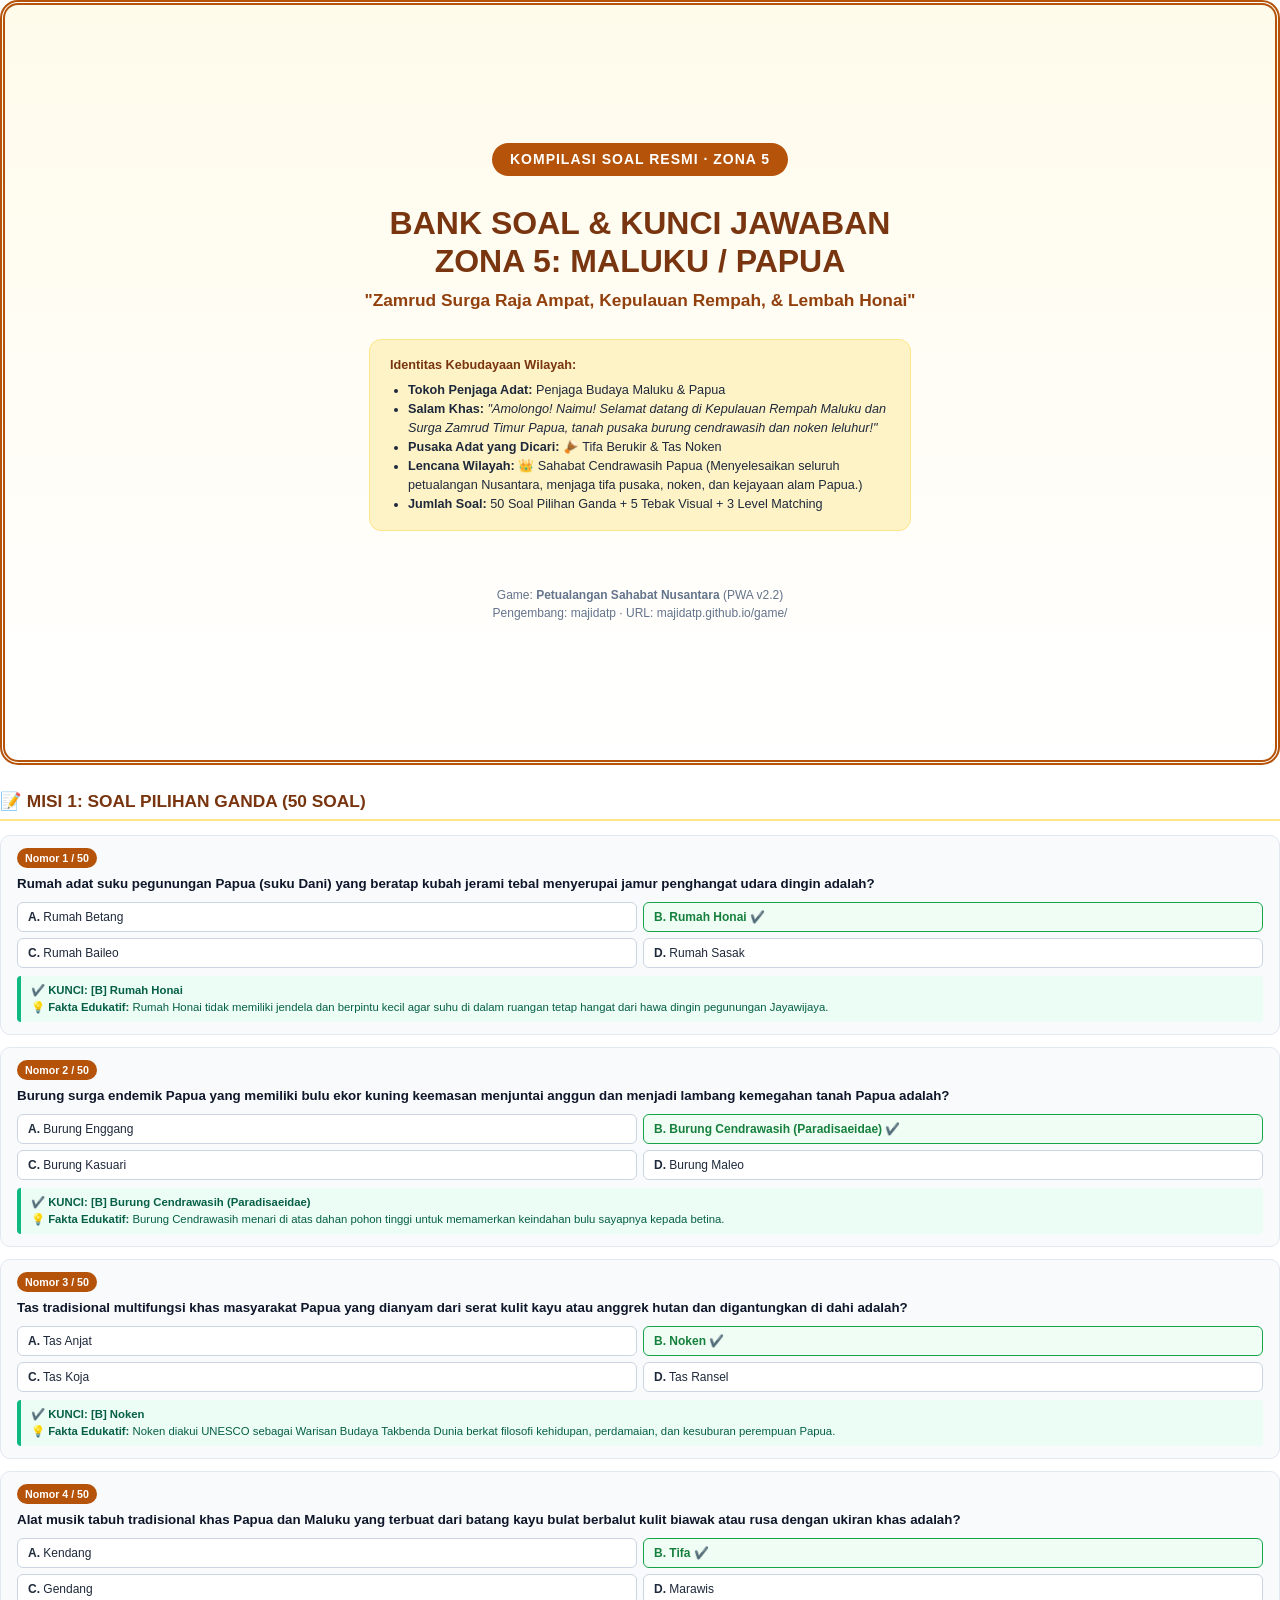
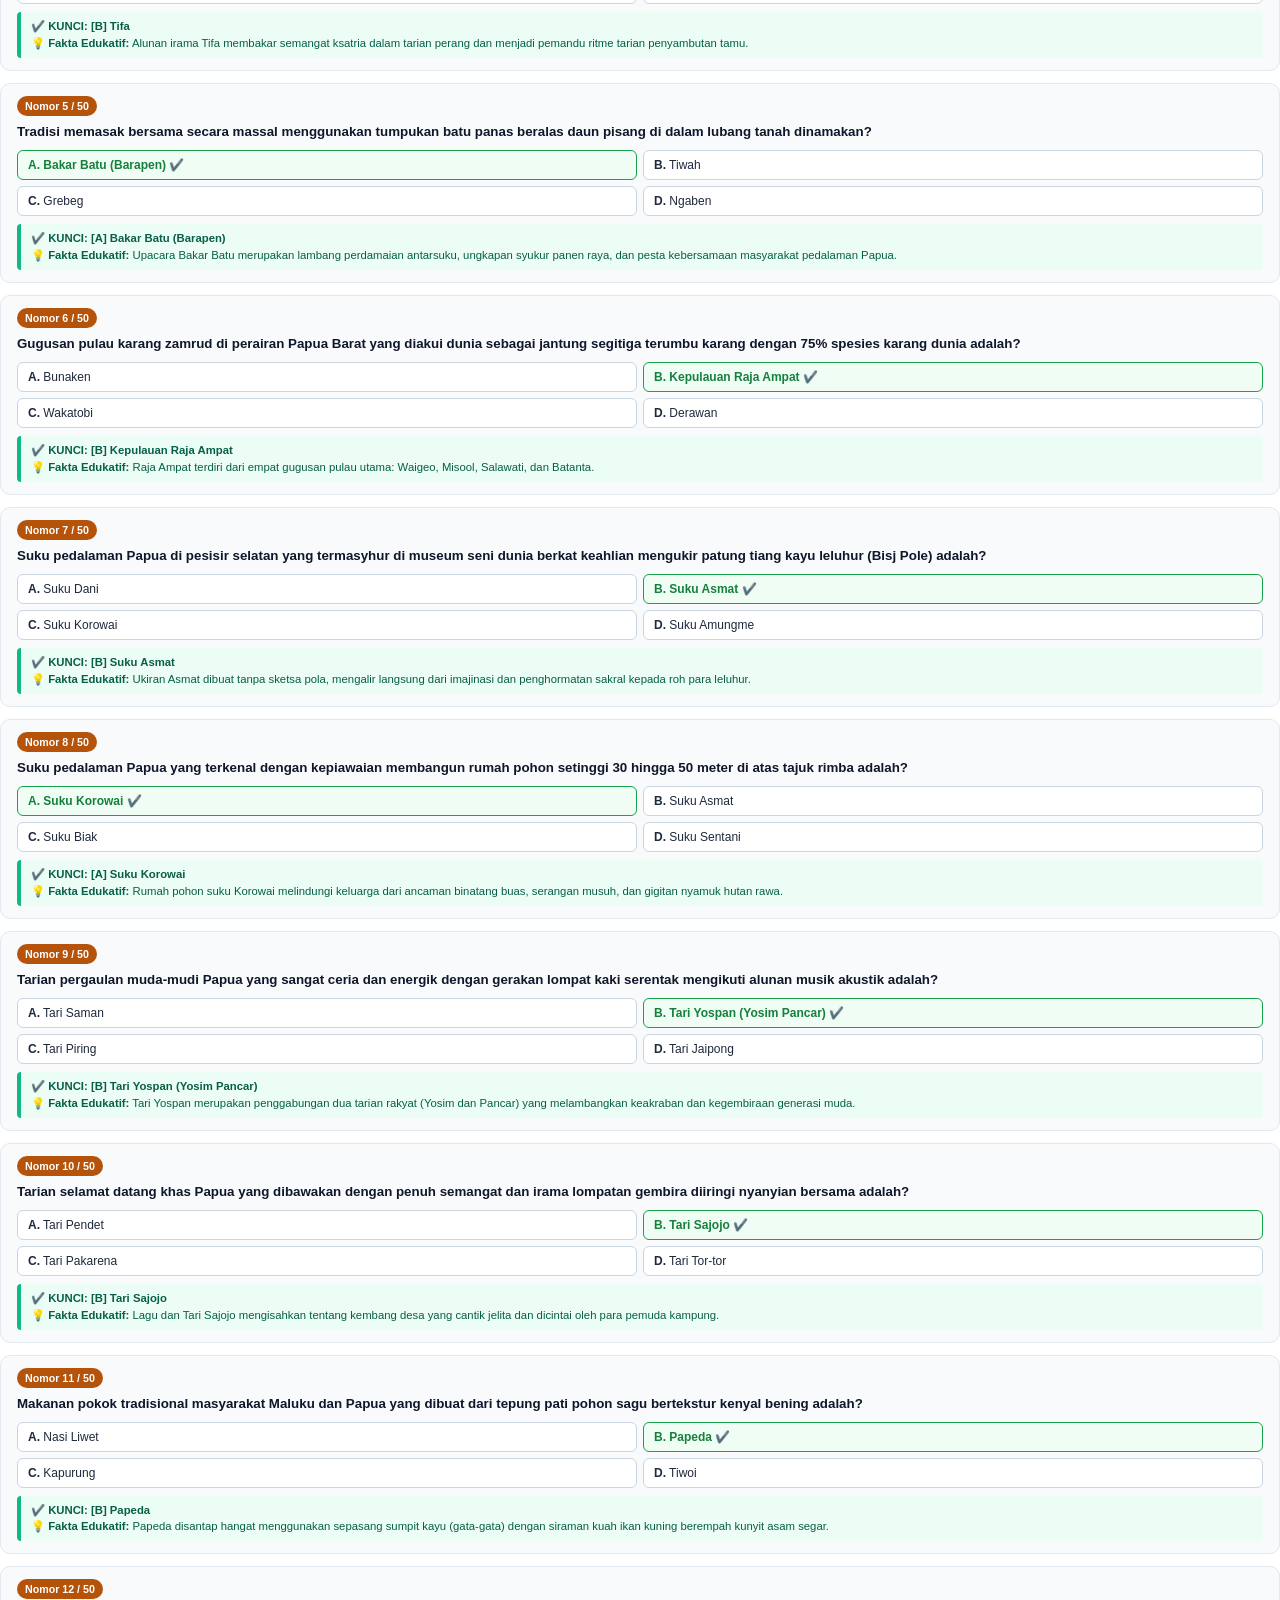
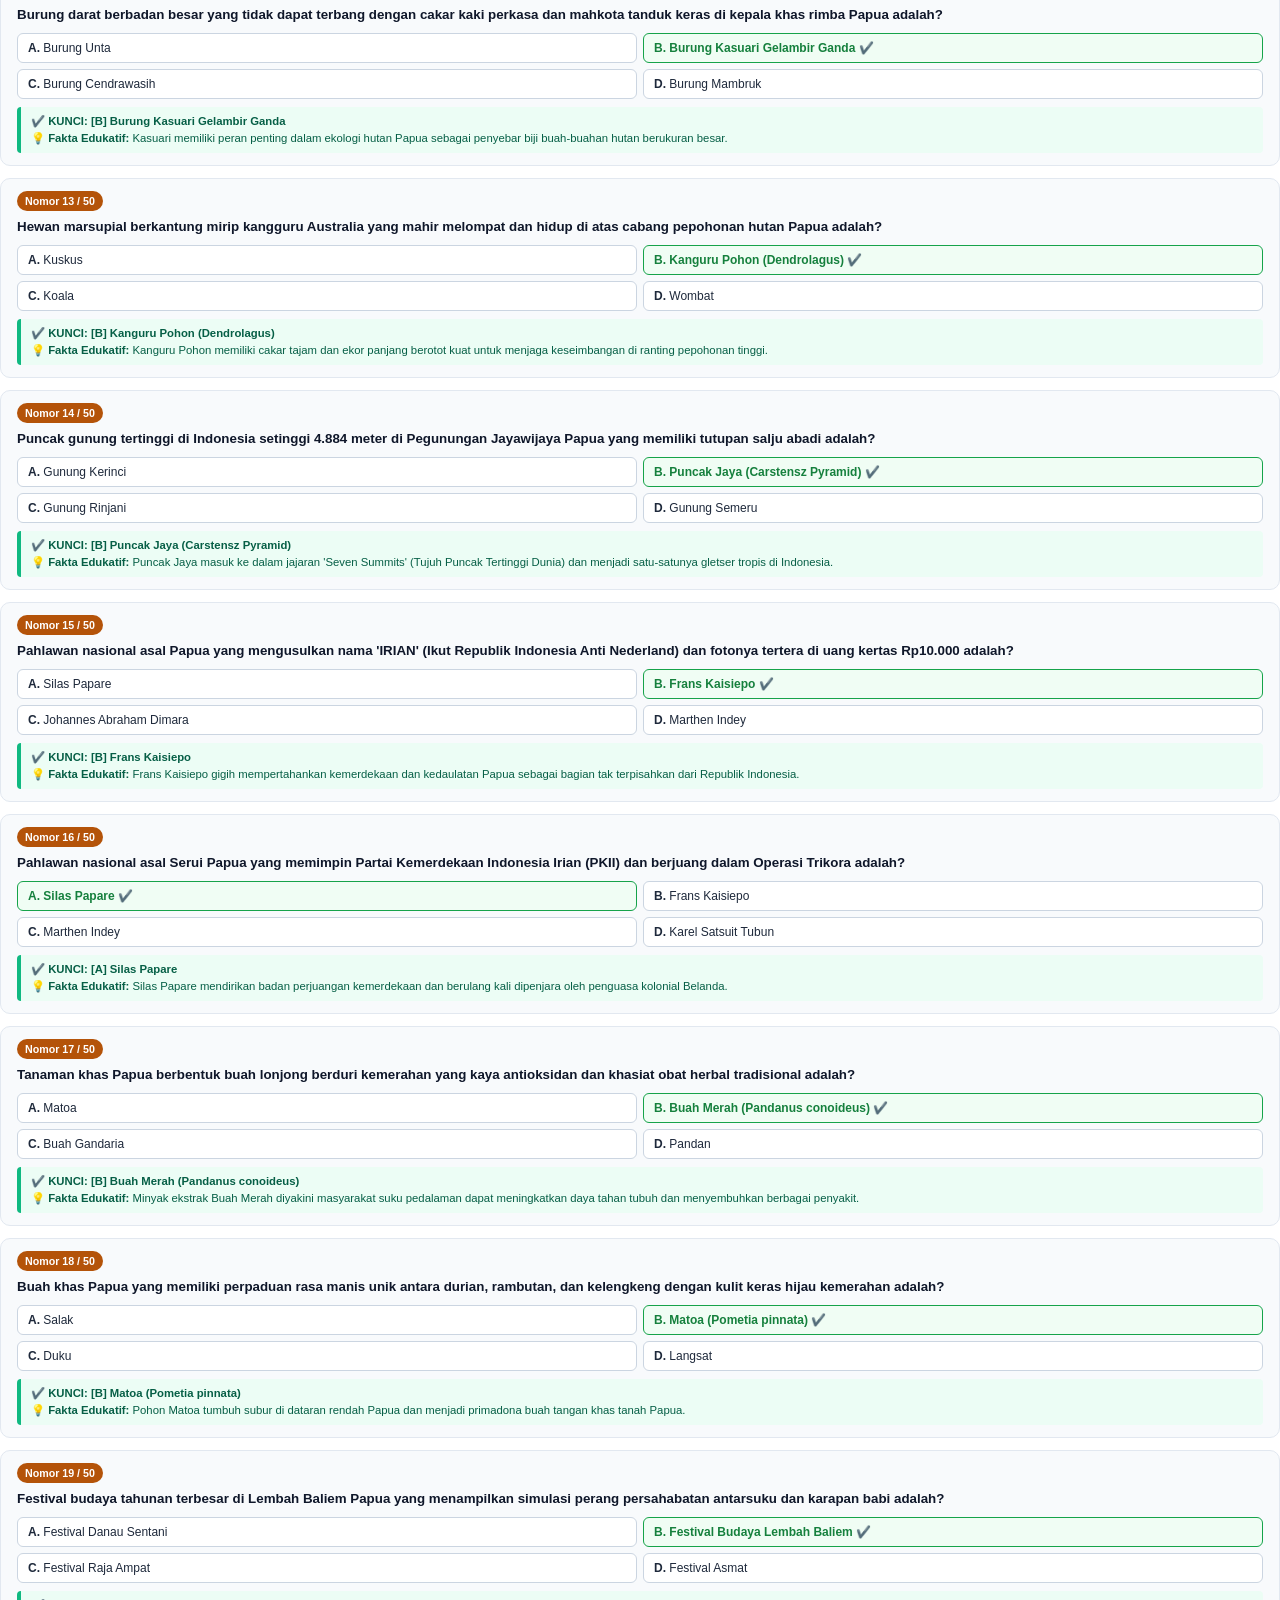
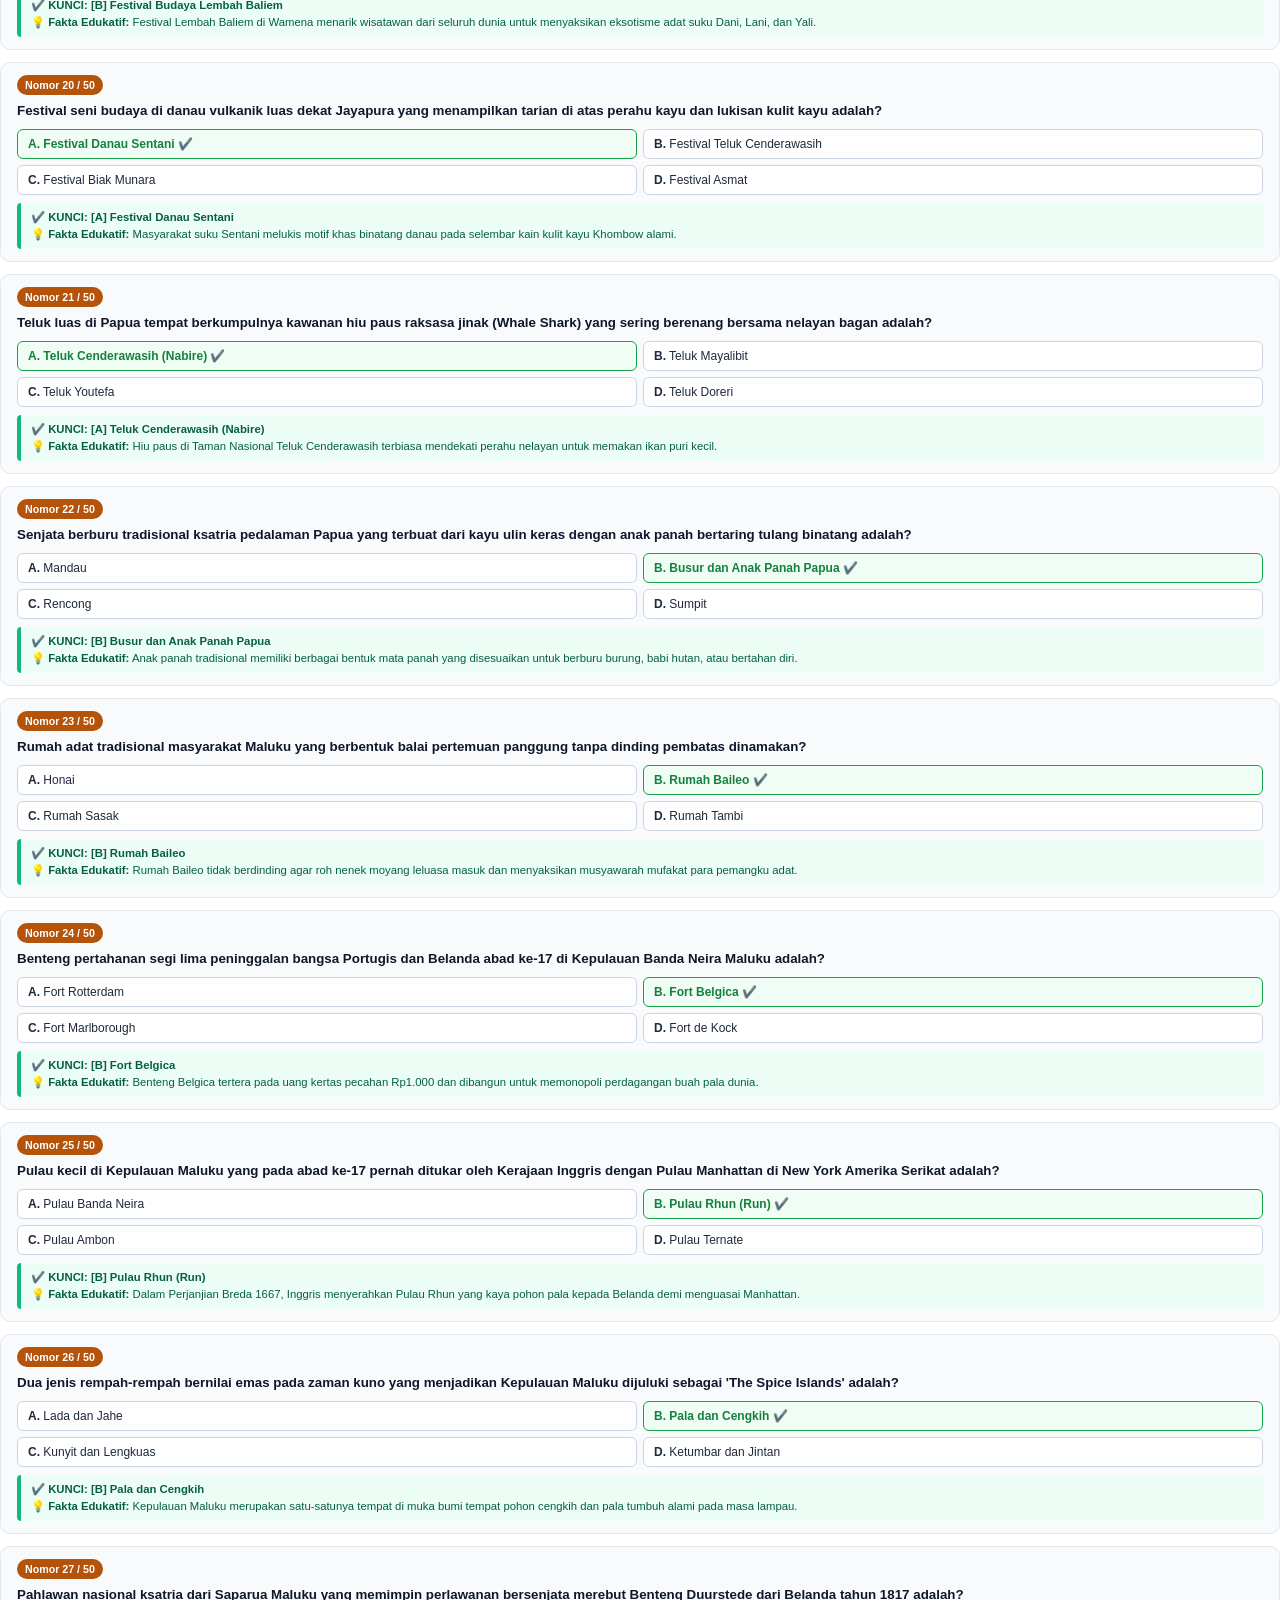
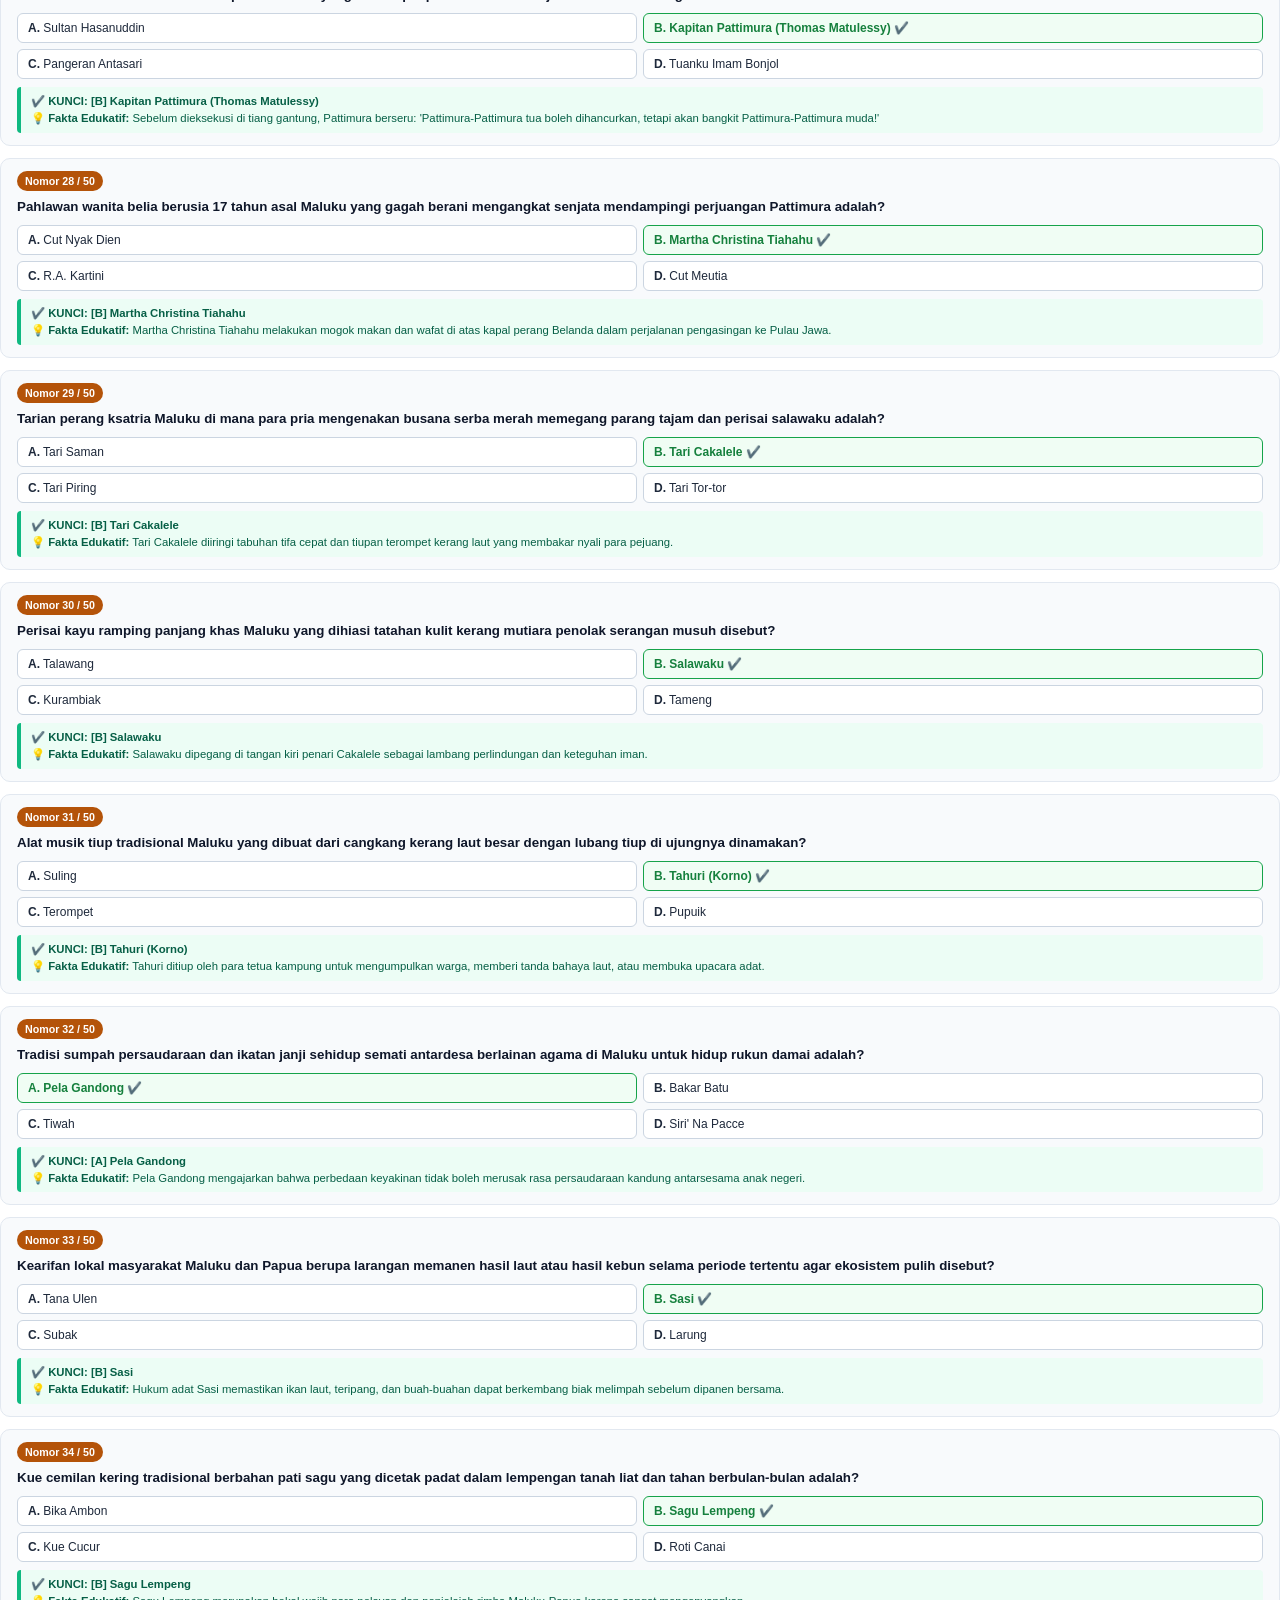
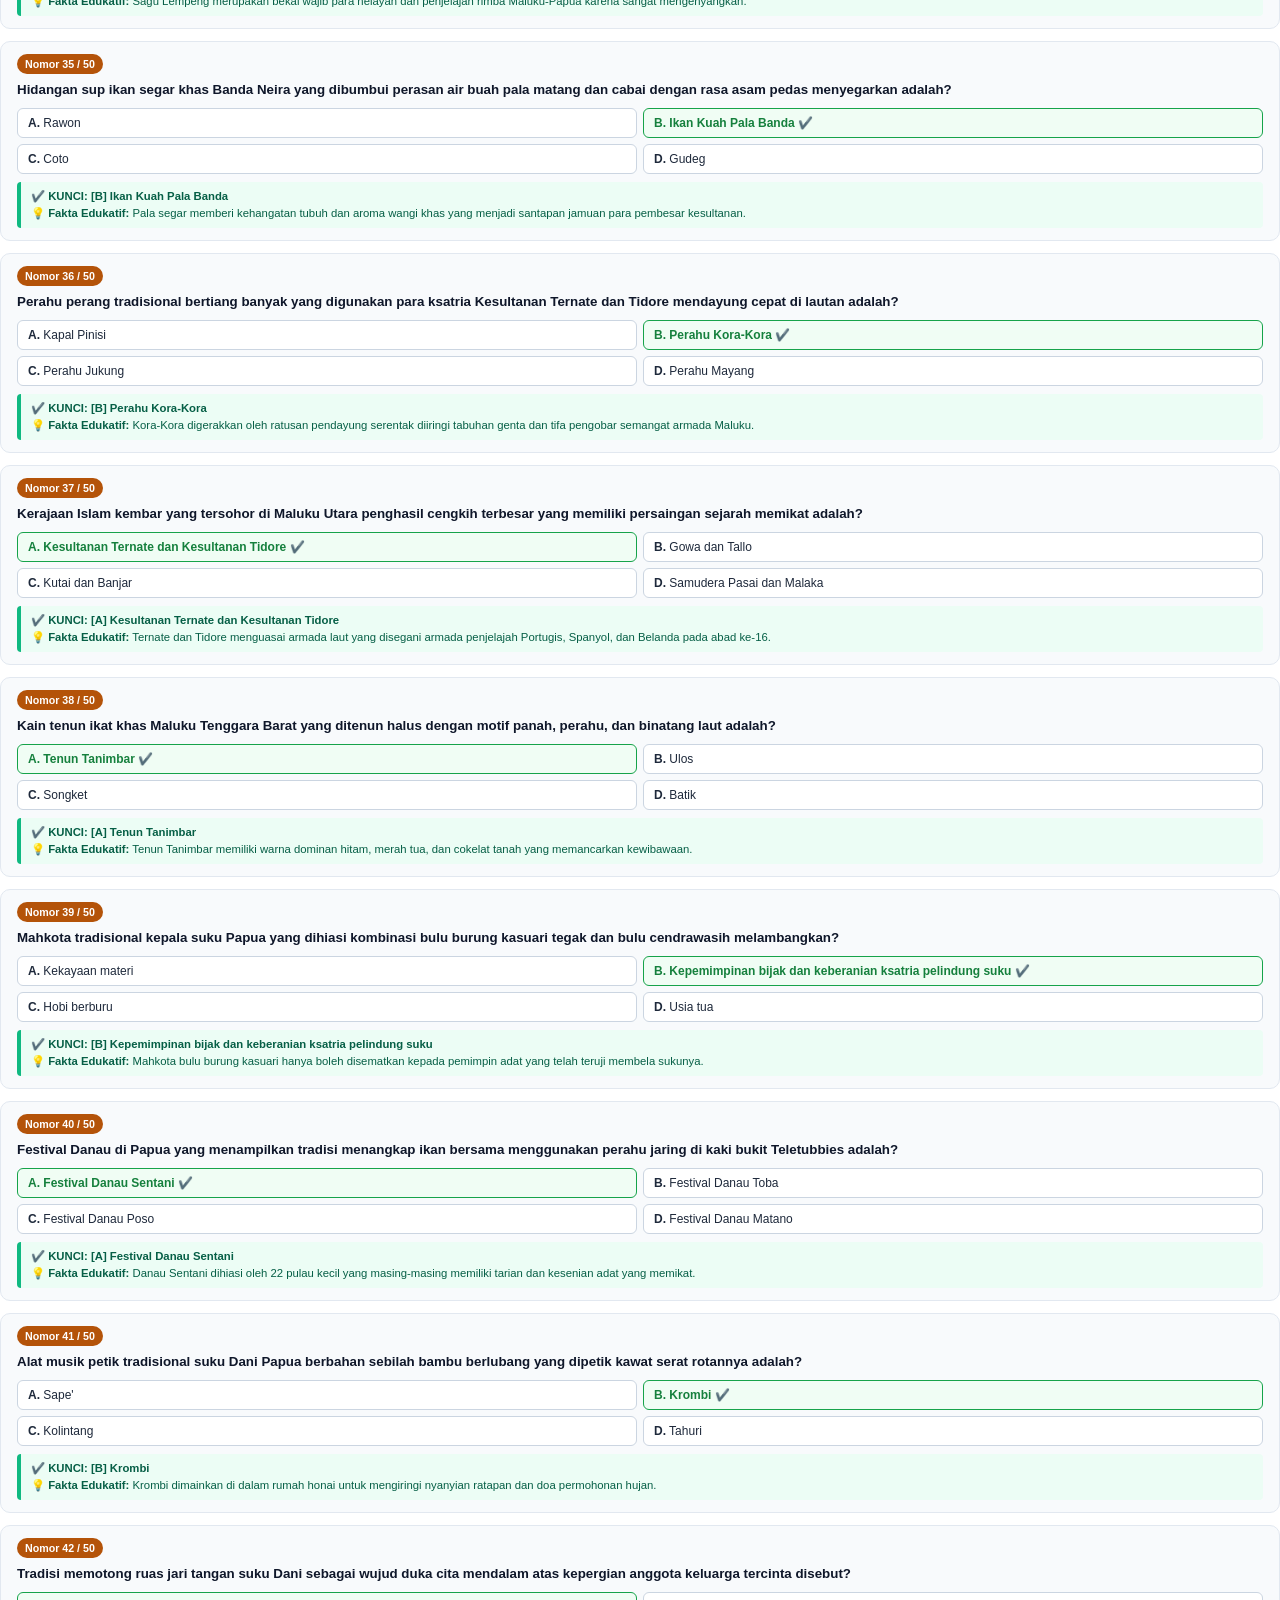
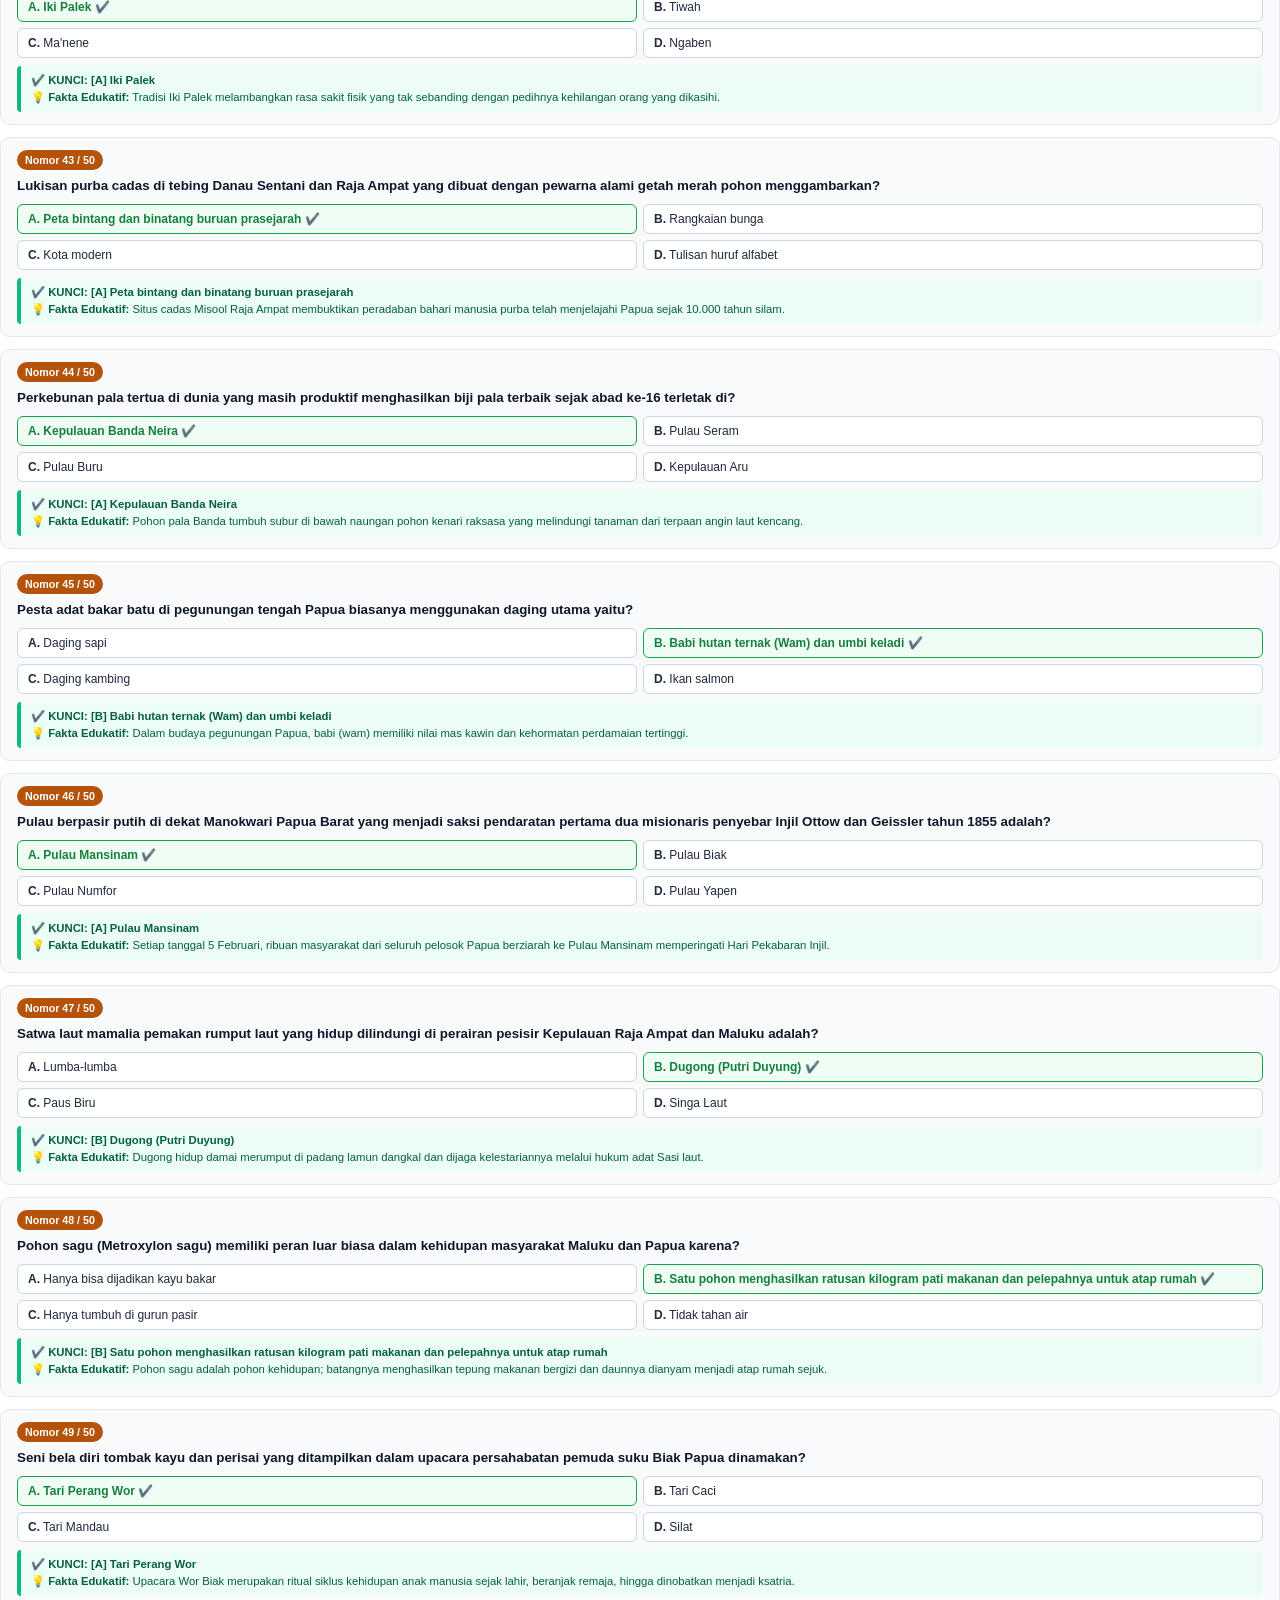
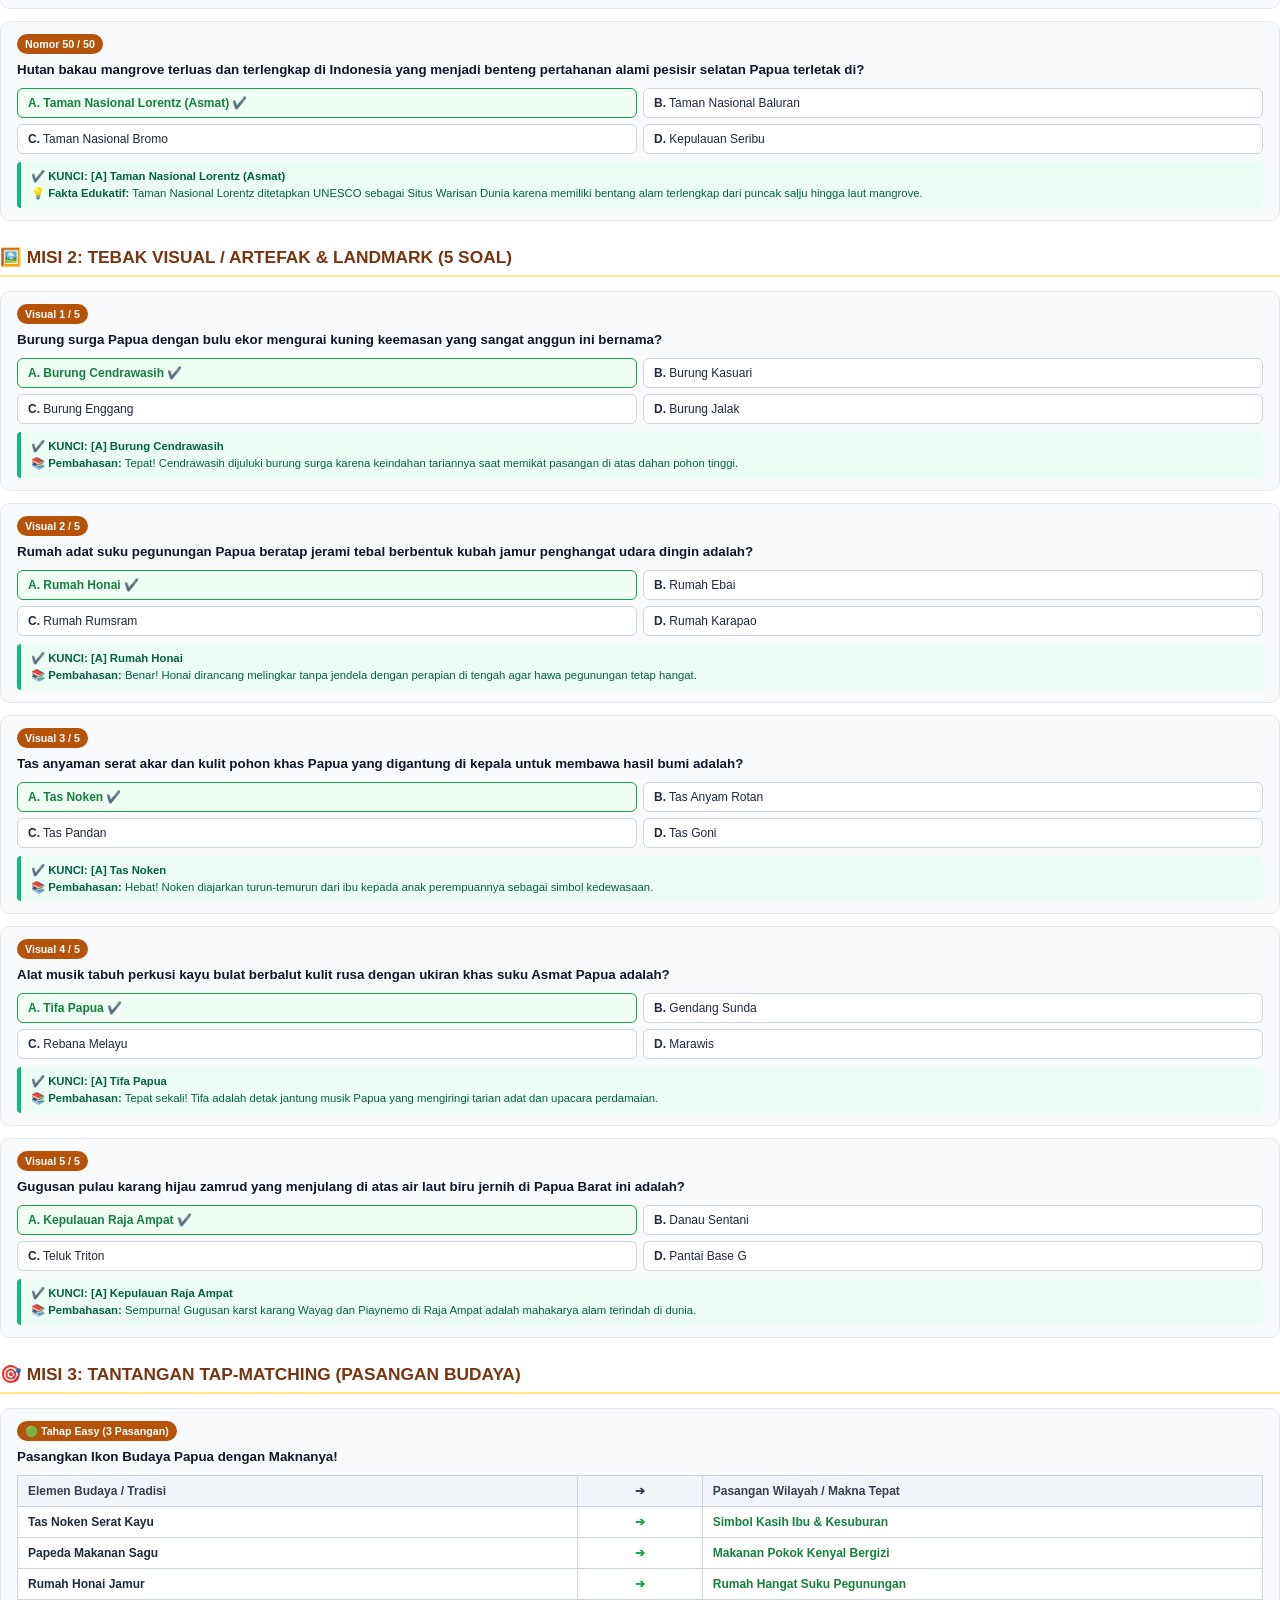
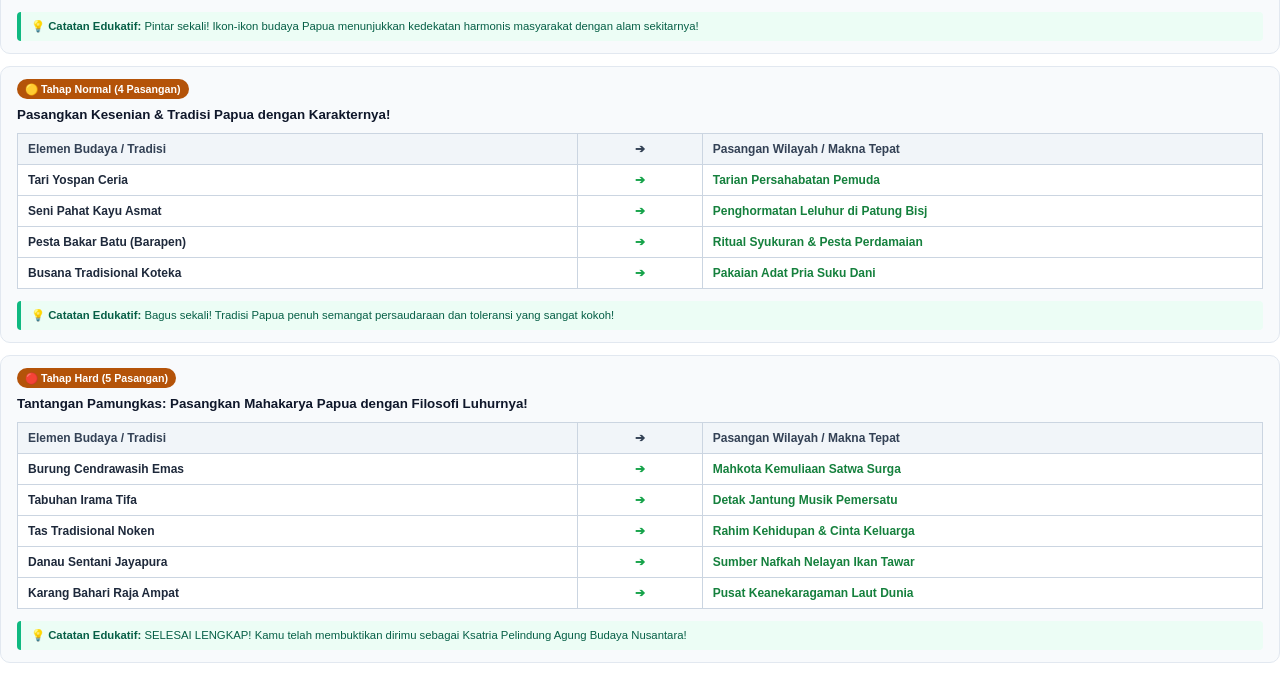
<file: dokumen/bank_soal_zona_5_maluku___papua.html>
<!DOCTYPE html>
<html lang="id">
<head>
  <meta charset="UTF-8">
  <title>Bank Soal Zona 5: Maluku / Papua - Petualangan Sahabat Nusantara</title>
  <style>
    @page {
      size: A4;
      margin: 18mm 16mm 20mm 16mm;
      @bottom-right {
        content: counter(page);
        font-family: 'Segoe UI', sans-serif;
        font-size: 9pt;
        color: #78350f;
      }
    }
    
    body {
      font-family: 'Segoe UI', -apple-system, BlinkMacSystemFont, 'Helvetica Neue', Arial, sans-serif;
      font-size: 10pt;
      line-height: 1.5;
      color: #1e293b;
      margin: 0;
      padding: 0;
      background: #ffffff;
    }
    
    .cover-page {
      page-break-after: always;
      display: flex;
      flex-direction: column;
      justify-content: center;
      align-items: center;
      min-height: 85vh;
      text-align: center;
      border: 5px double #b45309;
      border-radius: 18px;
      padding: 40px 30px;
      background: linear-gradient(180deg, #fffbeb 0%, #ffffff 100%);
      box-sizing: border-box;
    }
    
    .cover-badge {
      display: inline-block;
      background: #b45309;
      color: #ffffff;
      padding: 6px 18px;
      border-radius: 20px;
      font-size: 10.5pt;
      font-weight: 700;
      letter-spacing: 1px;
      text-transform: uppercase;
      margin-bottom: 20px;
    }
    
    .cover-title {
      font-family: 'Segoe UI', 'Trebuchet MS', sans-serif;
      font-size: 24pt;
      font-weight: 900;
      color: #78350f;
      margin: 8px 0;
      line-height: 1.2;
    }
    
    .cover-subtitle {
      font-size: 13pt;
      font-weight: 600;
      color: #92400e;
      margin-bottom: 25px;
    }
    
    .zone-box {
      background: #fef3c7;
      border: 1px solid #fde68a;
      border-radius: 12px;
      padding: 16px 20px;
      max-width: 500px;
      margin: 0 auto 30px auto;
      text-align: left;
      font-size: 9.5pt;
    }
    
    .zone-box ul {
      margin: 6px 0 0 0;
      padding-left: 18px;
    }
    
    .cover-meta {
      font-size: 9pt;
      color: #64748b;
      margin-top: 25px;
    }
    
    .section-heading {
      font-family: 'Segoe UI', 'Trebuchet MS', sans-serif;
      font-size: 13pt;
      font-weight: 800;
      color: #78350f;
      border-bottom: 2px solid #fde68a;
      padding-bottom: 4px;
      margin: 24px 0 14px 0;
    }
    
    .question-card {
      border: 1px solid #e2e8f0;
      border-radius: 10px;
      padding: 12px 16px;
      margin-bottom: 12px;
      background: #f8fafc;
    }
    
    .q-number-badge {
      display: inline-block;
      background: #b45309;
      color: #fff;
      font-size: 8pt;
      font-weight: 700;
      padding: 2px 8px;
      border-radius: 12px;
      margin-bottom: 6px;
    }
    
    .q-text {
      font-size: 10pt;
      font-weight: 700;
      color: #0f172a;
      margin-bottom: 8px;
    }
    
    .options-grid {
      display: flex;
      flex-wrap: wrap;
      gap: 6px;
      margin-bottom: 8px;
    }
    
    .option-item {
      flex: 1 1 45%;
      padding: 5px 10px;
      border-radius: 6px;
      font-size: 9pt;
      border: 1px solid #cbd5e1;
      background: #ffffff;
      box-sizing: border-box;
    }
    
    .option-item.correct {
      border-color: #16a34a;
      background: #f0fdf4;
      color: #15803d;
      font-weight: 700;
    }
    
    .key-box {
      background: #ecfdf5;
      border-left: 4px solid #10b981;
      padding: 6px 10px;
      border-radius: 4px;
      font-size: 8.5pt;
      color: #065f46;
      margin-top: 6px;
    }
    
    .matching-table {
      width: 100%;
      border-collapse: collapse;
      margin: 8px 0 12px 0;
      font-size: 9pt;
      background: #fff;
    }
    
    .matching-table th, .matching-table td {
      border: 1px solid #cbd5e1;
      padding: 6px 10px;
      text-align: left;
    }
    
    .matching-table th {
      background: #f1f5f9;
      color: #334155;
    }
  </style>
</head>
<body>

  <!-- COVER PAGE -->
  <div class="cover-page">
    <div class="cover-badge">Kompilasi Soal Resmi &middot; Zona 5</div>
    <div class="cover-title">BANK SOAL &amp; KUNCI JAWABAN<br>ZONA 5: MALUKU / PAPUA</div>
    <div class="cover-subtitle">"Zamrud Surga Raja Ampat, Kepulauan Rempah, & Lembah Honai"</div>
    
    <div class="zone-box">
      <strong style="color: #78350f;">Identitas Kebudayaan Wilayah:</strong>
      <ul>
        <li><strong>Tokoh Penjaga Adat:</strong> Penjaga Budaya Maluku & Papua</li>
        <li><strong>Salam Khas:</strong> <em>"Amolongo! Naimu! Selamat datang di Kepulauan Rempah Maluku dan Surga Zamrud Timur Papua, tanah pusaka burung cendrawasih dan noken leluhur!"</em></li>
        <li><strong>Pusaka Adat yang Dicari:</strong> 🪘 Tifa Berukir & Tas Noken</li>
        <li><strong>Lencana Wilayah:</strong> 👑 Sahabat Cendrawasih Papua (Menyelesaikan seluruh petualangan Nusantara, menjaga tifa pusaka, noken, dan kejayaan alam Papua.)</li>
        <li><strong>Jumlah Soal:</strong> 50 Soal Pilihan Ganda + 5 Tebak Visual + 3 Level Matching</li>
      </ul>
    </div>
    
    <div class="cover-meta">
      Game: <strong>Petualangan Sahabat Nusantara</strong> (PWA v2.2)<br>
      Pengembang: majidatp &middot; URL: majidatp.github.io/game/
    </div>
  </div>

  <div class="section-heading">📝 MISI 1: SOAL PILIHAN GANDA (50 SOAL)</div>
  
    <div class="question-card">
      <div class="q-number-badge">Nomor 1 / 50</div>
      <div class="q-text">Rumah adat suku pegunungan Papua (suku Dani) yang beratap kubah jerami tebal menyerupai jamur penghangat udara dingin adalah?</div>
      <div class="options-grid">
        <div class="option-item ">
            <strong>A.</strong> Rumah Betang 
          </div><div class="option-item correct">
            <strong>B.</strong> Rumah Honai ✔️
          </div><div class="option-item ">
            <strong>C.</strong> Rumah Baileo 
          </div><div class="option-item ">
            <strong>D.</strong> Rumah Sasak 
          </div>
      </div>
      <div class="key-box">
        <strong>✔️ KUNCI: [B] Rumah Honai</strong><br>
        <strong>💡 Fakta Edukatif:</strong> Rumah Honai tidak memiliki jendela dan berpintu kecil agar suhu di dalam ruangan tetap hangat dari hawa dingin pegunungan Jayawijaya.
      </div>
    </div>
  
    <div class="question-card">
      <div class="q-number-badge">Nomor 2 / 50</div>
      <div class="q-text">Burung surga endemik Papua yang memiliki bulu ekor kuning keemasan menjuntai anggun dan menjadi lambang kemegahan tanah Papua adalah?</div>
      <div class="options-grid">
        <div class="option-item ">
            <strong>A.</strong> Burung Enggang 
          </div><div class="option-item correct">
            <strong>B.</strong> Burung Cendrawasih (Paradisaeidae) ✔️
          </div><div class="option-item ">
            <strong>C.</strong> Burung Kasuari 
          </div><div class="option-item ">
            <strong>D.</strong> Burung Maleo 
          </div>
      </div>
      <div class="key-box">
        <strong>✔️ KUNCI: [B] Burung Cendrawasih (Paradisaeidae)</strong><br>
        <strong>💡 Fakta Edukatif:</strong> Burung Cendrawasih menari di atas dahan pohon tinggi untuk memamerkan keindahan bulu sayapnya kepada betina.
      </div>
    </div>
  
    <div class="question-card">
      <div class="q-number-badge">Nomor 3 / 50</div>
      <div class="q-text">Tas tradisional multifungsi khas masyarakat Papua yang dianyam dari serat kulit kayu atau anggrek hutan dan digantungkan di dahi adalah?</div>
      <div class="options-grid">
        <div class="option-item ">
            <strong>A.</strong> Tas Anjat 
          </div><div class="option-item correct">
            <strong>B.</strong> Noken ✔️
          </div><div class="option-item ">
            <strong>C.</strong> Tas Koja 
          </div><div class="option-item ">
            <strong>D.</strong> Tas Ransel 
          </div>
      </div>
      <div class="key-box">
        <strong>✔️ KUNCI: [B] Noken</strong><br>
        <strong>💡 Fakta Edukatif:</strong> Noken diakui UNESCO sebagai Warisan Budaya Takbenda Dunia berkat filosofi kehidupan, perdamaian, dan kesuburan perempuan Papua.
      </div>
    </div>
  
    <div class="question-card">
      <div class="q-number-badge">Nomor 4 / 50</div>
      <div class="q-text">Alat musik tabuh tradisional khas Papua dan Maluku yang terbuat dari batang kayu bulat berbalut kulit biawak atau rusa dengan ukiran khas adalah?</div>
      <div class="options-grid">
        <div class="option-item ">
            <strong>A.</strong> Kendang 
          </div><div class="option-item correct">
            <strong>B.</strong> Tifa ✔️
          </div><div class="option-item ">
            <strong>C.</strong> Gendang 
          </div><div class="option-item ">
            <strong>D.</strong> Marawis 
          </div>
      </div>
      <div class="key-box">
        <strong>✔️ KUNCI: [B] Tifa</strong><br>
        <strong>💡 Fakta Edukatif:</strong> Alunan irama Tifa membakar semangat ksatria dalam tarian perang dan menjadi pemandu ritme tarian penyambutan tamu.
      </div>
    </div>
  
    <div class="question-card">
      <div class="q-number-badge">Nomor 5 / 50</div>
      <div class="q-text">Tradisi memasak bersama secara massal menggunakan tumpukan batu panas beralas daun pisang di dalam lubang tanah dinamakan?</div>
      <div class="options-grid">
        <div class="option-item correct">
            <strong>A.</strong> Bakar Batu (Barapen) ✔️
          </div><div class="option-item ">
            <strong>B.</strong> Tiwah 
          </div><div class="option-item ">
            <strong>C.</strong> Grebeg 
          </div><div class="option-item ">
            <strong>D.</strong> Ngaben 
          </div>
      </div>
      <div class="key-box">
        <strong>✔️ KUNCI: [A] Bakar Batu (Barapen)</strong><br>
        <strong>💡 Fakta Edukatif:</strong> Upacara Bakar Batu merupakan lambang perdamaian antarsuku, ungkapan syukur panen raya, dan pesta kebersamaan masyarakat pedalaman Papua.
      </div>
    </div>
  
    <div class="question-card">
      <div class="q-number-badge">Nomor 6 / 50</div>
      <div class="q-text">Gugusan pulau karang zamrud di perairan Papua Barat yang diakui dunia sebagai jantung segitiga terumbu karang dengan 75% spesies karang dunia adalah?</div>
      <div class="options-grid">
        <div class="option-item ">
            <strong>A.</strong> Bunaken 
          </div><div class="option-item correct">
            <strong>B.</strong> Kepulauan Raja Ampat ✔️
          </div><div class="option-item ">
            <strong>C.</strong> Wakatobi 
          </div><div class="option-item ">
            <strong>D.</strong> Derawan 
          </div>
      </div>
      <div class="key-box">
        <strong>✔️ KUNCI: [B] Kepulauan Raja Ampat</strong><br>
        <strong>💡 Fakta Edukatif:</strong> Raja Ampat terdiri dari empat gugusan pulau utama: Waigeo, Misool, Salawati, dan Batanta.
      </div>
    </div>
  
    <div class="question-card">
      <div class="q-number-badge">Nomor 7 / 50</div>
      <div class="q-text">Suku pedalaman Papua di pesisir selatan yang termasyhur di museum seni dunia berkat keahlian mengukir patung tiang kayu leluhur (Bisj Pole) adalah?</div>
      <div class="options-grid">
        <div class="option-item ">
            <strong>A.</strong> Suku Dani 
          </div><div class="option-item correct">
            <strong>B.</strong> Suku Asmat ✔️
          </div><div class="option-item ">
            <strong>C.</strong> Suku Korowai 
          </div><div class="option-item ">
            <strong>D.</strong> Suku Amungme 
          </div>
      </div>
      <div class="key-box">
        <strong>✔️ KUNCI: [B] Suku Asmat</strong><br>
        <strong>💡 Fakta Edukatif:</strong> Ukiran Asmat dibuat tanpa sketsa pola, mengalir langsung dari imajinasi dan penghormatan sakral kepada roh para leluhur.
      </div>
    </div>
  
    <div class="question-card">
      <div class="q-number-badge">Nomor 8 / 50</div>
      <div class="q-text">Suku pedalaman Papua yang terkenal dengan kepiawaian membangun rumah pohon setinggi 30 hingga 50 meter di atas tajuk rimba adalah?</div>
      <div class="options-grid">
        <div class="option-item correct">
            <strong>A.</strong> Suku Korowai ✔️
          </div><div class="option-item ">
            <strong>B.</strong> Suku Asmat 
          </div><div class="option-item ">
            <strong>C.</strong> Suku Biak 
          </div><div class="option-item ">
            <strong>D.</strong> Suku Sentani 
          </div>
      </div>
      <div class="key-box">
        <strong>✔️ KUNCI: [A] Suku Korowai</strong><br>
        <strong>💡 Fakta Edukatif:</strong> Rumah pohon suku Korowai melindungi keluarga dari ancaman binatang buas, serangan musuh, dan gigitan nyamuk hutan rawa.
      </div>
    </div>
  
    <div class="question-card">
      <div class="q-number-badge">Nomor 9 / 50</div>
      <div class="q-text">Tarian pergaulan muda-mudi Papua yang sangat ceria dan energik dengan gerakan lompat kaki serentak mengikuti alunan musik akustik adalah?</div>
      <div class="options-grid">
        <div class="option-item ">
            <strong>A.</strong> Tari Saman 
          </div><div class="option-item correct">
            <strong>B.</strong> Tari Yospan (Yosim Pancar) ✔️
          </div><div class="option-item ">
            <strong>C.</strong> Tari Piring 
          </div><div class="option-item ">
            <strong>D.</strong> Tari Jaipong 
          </div>
      </div>
      <div class="key-box">
        <strong>✔️ KUNCI: [B] Tari Yospan (Yosim Pancar)</strong><br>
        <strong>💡 Fakta Edukatif:</strong> Tari Yospan merupakan penggabungan dua tarian rakyat (Yosim dan Pancar) yang melambangkan keakraban dan kegembiraan generasi muda.
      </div>
    </div>
  
    <div class="question-card">
      <div class="q-number-badge">Nomor 10 / 50</div>
      <div class="q-text">Tarian selamat datang khas Papua yang dibawakan dengan penuh semangat dan irama lompatan gembira diiringi nyanyian bersama adalah?</div>
      <div class="options-grid">
        <div class="option-item ">
            <strong>A.</strong> Tari Pendet 
          </div><div class="option-item correct">
            <strong>B.</strong> Tari Sajojo ✔️
          </div><div class="option-item ">
            <strong>C.</strong> Tari Pakarena 
          </div><div class="option-item ">
            <strong>D.</strong> Tari Tor-tor 
          </div>
      </div>
      <div class="key-box">
        <strong>✔️ KUNCI: [B] Tari Sajojo</strong><br>
        <strong>💡 Fakta Edukatif:</strong> Lagu dan Tari Sajojo mengisahkan tentang kembang desa yang cantik jelita dan dicintai oleh para pemuda kampung.
      </div>
    </div>
  
    <div class="question-card">
      <div class="q-number-badge">Nomor 11 / 50</div>
      <div class="q-text">Makanan pokok tradisional masyarakat Maluku dan Papua yang dibuat dari tepung pati pohon sagu bertekstur kenyal bening adalah?</div>
      <div class="options-grid">
        <div class="option-item ">
            <strong>A.</strong> Nasi Liwet 
          </div><div class="option-item correct">
            <strong>B.</strong> Papeda ✔️
          </div><div class="option-item ">
            <strong>C.</strong> Kapurung 
          </div><div class="option-item ">
            <strong>D.</strong> Tiwoi 
          </div>
      </div>
      <div class="key-box">
        <strong>✔️ KUNCI: [B] Papeda</strong><br>
        <strong>💡 Fakta Edukatif:</strong> Papeda disantap hangat menggunakan sepasang sumpit kayu (gata-gata) dengan siraman kuah ikan kuning berempah kunyit asam segar.
      </div>
    </div>
  
    <div class="question-card">
      <div class="q-number-badge">Nomor 12 / 50</div>
      <div class="q-text">Burung darat berbadan besar yang tidak dapat terbang dengan cakar kaki perkasa dan mahkota tanduk keras di kepala khas rimba Papua adalah?</div>
      <div class="options-grid">
        <div class="option-item ">
            <strong>A.</strong> Burung Unta 
          </div><div class="option-item correct">
            <strong>B.</strong> Burung Kasuari Gelambir Ganda ✔️
          </div><div class="option-item ">
            <strong>C.</strong> Burung Cendrawasih 
          </div><div class="option-item ">
            <strong>D.</strong> Burung Mambruk 
          </div>
      </div>
      <div class="key-box">
        <strong>✔️ KUNCI: [B] Burung Kasuari Gelambir Ganda</strong><br>
        <strong>💡 Fakta Edukatif:</strong> Kasuari memiliki peran penting dalam ekologi hutan Papua sebagai penyebar biji buah-buahan hutan berukuran besar.
      </div>
    </div>
  
    <div class="question-card">
      <div class="q-number-badge">Nomor 13 / 50</div>
      <div class="q-text">Hewan marsupial berkantung mirip kangguru Australia yang mahir melompat dan hidup di atas cabang pepohonan hutan Papua adalah?</div>
      <div class="options-grid">
        <div class="option-item ">
            <strong>A.</strong> Kuskus 
          </div><div class="option-item correct">
            <strong>B.</strong> Kanguru Pohon (Dendrolagus) ✔️
          </div><div class="option-item ">
            <strong>C.</strong> Koala 
          </div><div class="option-item ">
            <strong>D.</strong> Wombat 
          </div>
      </div>
      <div class="key-box">
        <strong>✔️ KUNCI: [B] Kanguru Pohon (Dendrolagus)</strong><br>
        <strong>💡 Fakta Edukatif:</strong> Kanguru Pohon memiliki cakar tajam dan ekor panjang berotot kuat untuk menjaga keseimbangan di ranting pepohonan tinggi.
      </div>
    </div>
  
    <div class="question-card">
      <div class="q-number-badge">Nomor 14 / 50</div>
      <div class="q-text">Puncak gunung tertinggi di Indonesia setinggi 4.884 meter di Pegunungan Jayawijaya Papua yang memiliki tutupan salju abadi adalah?</div>
      <div class="options-grid">
        <div class="option-item ">
            <strong>A.</strong> Gunung Kerinci 
          </div><div class="option-item correct">
            <strong>B.</strong> Puncak Jaya (Carstensz Pyramid) ✔️
          </div><div class="option-item ">
            <strong>C.</strong> Gunung Rinjani 
          </div><div class="option-item ">
            <strong>D.</strong> Gunung Semeru 
          </div>
      </div>
      <div class="key-box">
        <strong>✔️ KUNCI: [B] Puncak Jaya (Carstensz Pyramid)</strong><br>
        <strong>💡 Fakta Edukatif:</strong> Puncak Jaya masuk ke dalam jajaran 'Seven Summits' (Tujuh Puncak Tertinggi Dunia) dan menjadi satu-satunya gletser tropis di Indonesia.
      </div>
    </div>
  
    <div class="question-card">
      <div class="q-number-badge">Nomor 15 / 50</div>
      <div class="q-text">Pahlawan nasional asal Papua yang mengusulkan nama 'IRIAN' (Ikut Republik Indonesia Anti Nederland) dan fotonya tertera di uang kertas Rp10.000 adalah?</div>
      <div class="options-grid">
        <div class="option-item ">
            <strong>A.</strong> Silas Papare 
          </div><div class="option-item correct">
            <strong>B.</strong> Frans Kaisiepo ✔️
          </div><div class="option-item ">
            <strong>C.</strong> Johannes Abraham Dimara 
          </div><div class="option-item ">
            <strong>D.</strong> Marthen Indey 
          </div>
      </div>
      <div class="key-box">
        <strong>✔️ KUNCI: [B] Frans Kaisiepo</strong><br>
        <strong>💡 Fakta Edukatif:</strong> Frans Kaisiepo gigih mempertahankan kemerdekaan dan kedaulatan Papua sebagai bagian tak terpisahkan dari Republik Indonesia.
      </div>
    </div>
  
    <div class="question-card">
      <div class="q-number-badge">Nomor 16 / 50</div>
      <div class="q-text">Pahlawan nasional asal Serui Papua yang memimpin Partai Kemerdekaan Indonesia Irian (PKII) dan berjuang dalam Operasi Trikora adalah?</div>
      <div class="options-grid">
        <div class="option-item correct">
            <strong>A.</strong> Silas Papare ✔️
          </div><div class="option-item ">
            <strong>B.</strong> Frans Kaisiepo 
          </div><div class="option-item ">
            <strong>C.</strong> Marthen Indey 
          </div><div class="option-item ">
            <strong>D.</strong> Karel Satsuit Tubun 
          </div>
      </div>
      <div class="key-box">
        <strong>✔️ KUNCI: [A] Silas Papare</strong><br>
        <strong>💡 Fakta Edukatif:</strong> Silas Papare mendirikan badan perjuangan kemerdekaan dan berulang kali dipenjara oleh penguasa kolonial Belanda.
      </div>
    </div>
  
    <div class="question-card">
      <div class="q-number-badge">Nomor 17 / 50</div>
      <div class="q-text">Tanaman khas Papua berbentuk buah lonjong berduri kemerahan yang kaya antioksidan dan khasiat obat herbal tradisional adalah?</div>
      <div class="options-grid">
        <div class="option-item ">
            <strong>A.</strong> Matoa 
          </div><div class="option-item correct">
            <strong>B.</strong> Buah Merah (Pandanus conoideus) ✔️
          </div><div class="option-item ">
            <strong>C.</strong> Buah Gandaria 
          </div><div class="option-item ">
            <strong>D.</strong> Pandan 
          </div>
      </div>
      <div class="key-box">
        <strong>✔️ KUNCI: [B] Buah Merah (Pandanus conoideus)</strong><br>
        <strong>💡 Fakta Edukatif:</strong> Minyak ekstrak Buah Merah diyakini masyarakat suku pedalaman dapat meningkatkan daya tahan tubuh dan menyembuhkan berbagai penyakit.
      </div>
    </div>
  
    <div class="question-card">
      <div class="q-number-badge">Nomor 18 / 50</div>
      <div class="q-text">Buah khas Papua yang memiliki perpaduan rasa manis unik antara durian, rambutan, dan kelengkeng dengan kulit keras hijau kemerahan adalah?</div>
      <div class="options-grid">
        <div class="option-item ">
            <strong>A.</strong> Salak 
          </div><div class="option-item correct">
            <strong>B.</strong> Matoa (Pometia pinnata) ✔️
          </div><div class="option-item ">
            <strong>C.</strong> Duku 
          </div><div class="option-item ">
            <strong>D.</strong> Langsat 
          </div>
      </div>
      <div class="key-box">
        <strong>✔️ KUNCI: [B] Matoa (Pometia pinnata)</strong><br>
        <strong>💡 Fakta Edukatif:</strong> Pohon Matoa tumbuh subur di dataran rendah Papua dan menjadi primadona buah tangan khas tanah Papua.
      </div>
    </div>
  
    <div class="question-card">
      <div class="q-number-badge">Nomor 19 / 50</div>
      <div class="q-text">Festival budaya tahunan terbesar di Lembah Baliem Papua yang menampilkan simulasi perang persahabatan antarsuku dan karapan babi adalah?</div>
      <div class="options-grid">
        <div class="option-item ">
            <strong>A.</strong> Festival Danau Sentani 
          </div><div class="option-item correct">
            <strong>B.</strong> Festival Budaya Lembah Baliem ✔️
          </div><div class="option-item ">
            <strong>C.</strong> Festival Raja Ampat 
          </div><div class="option-item ">
            <strong>D.</strong> Festival Asmat 
          </div>
      </div>
      <div class="key-box">
        <strong>✔️ KUNCI: [B] Festival Budaya Lembah Baliem</strong><br>
        <strong>💡 Fakta Edukatif:</strong> Festival Lembah Baliem di Wamena menarik wisatawan dari seluruh dunia untuk menyaksikan eksotisme adat suku Dani, Lani, dan Yali.
      </div>
    </div>
  
    <div class="question-card">
      <div class="q-number-badge">Nomor 20 / 50</div>
      <div class="q-text">Festival seni budaya di danau vulkanik luas dekat Jayapura yang menampilkan tarian di atas perahu kayu dan lukisan kulit kayu adalah?</div>
      <div class="options-grid">
        <div class="option-item correct">
            <strong>A.</strong> Festival Danau Sentani ✔️
          </div><div class="option-item ">
            <strong>B.</strong> Festival Teluk Cenderawasih 
          </div><div class="option-item ">
            <strong>C.</strong> Festival Biak Munara 
          </div><div class="option-item ">
            <strong>D.</strong> Festival Asmat 
          </div>
      </div>
      <div class="key-box">
        <strong>✔️ KUNCI: [A] Festival Danau Sentani</strong><br>
        <strong>💡 Fakta Edukatif:</strong> Masyarakat suku Sentani melukis motif khas binatang danau pada selembar kain kulit kayu Khombow alami.
      </div>
    </div>
  
    <div class="question-card">
      <div class="q-number-badge">Nomor 21 / 50</div>
      <div class="q-text">Teluk luas di Papua tempat berkumpulnya kawanan hiu paus raksasa jinak (Whale Shark) yang sering berenang bersama nelayan bagan adalah?</div>
      <div class="options-grid">
        <div class="option-item correct">
            <strong>A.</strong> Teluk Cenderawasih (Nabire) ✔️
          </div><div class="option-item ">
            <strong>B.</strong> Teluk Mayalibit 
          </div><div class="option-item ">
            <strong>C.</strong> Teluk Youtefa 
          </div><div class="option-item ">
            <strong>D.</strong> Teluk Doreri 
          </div>
      </div>
      <div class="key-box">
        <strong>✔️ KUNCI: [A] Teluk Cenderawasih (Nabire)</strong><br>
        <strong>💡 Fakta Edukatif:</strong> Hiu paus di Taman Nasional Teluk Cenderawasih terbiasa mendekati perahu nelayan untuk memakan ikan puri kecil.
      </div>
    </div>
  
    <div class="question-card">
      <div class="q-number-badge">Nomor 22 / 50</div>
      <div class="q-text">Senjata berburu tradisional ksatria pedalaman Papua yang terbuat dari kayu ulin keras dengan anak panah bertaring tulang binatang adalah?</div>
      <div class="options-grid">
        <div class="option-item ">
            <strong>A.</strong> Mandau 
          </div><div class="option-item correct">
            <strong>B.</strong> Busur dan Anak Panah Papua ✔️
          </div><div class="option-item ">
            <strong>C.</strong> Rencong 
          </div><div class="option-item ">
            <strong>D.</strong> Sumpit 
          </div>
      </div>
      <div class="key-box">
        <strong>✔️ KUNCI: [B] Busur dan Anak Panah Papua</strong><br>
        <strong>💡 Fakta Edukatif:</strong> Anak panah tradisional memiliki berbagai bentuk mata panah yang disesuaikan untuk berburu burung, babi hutan, atau bertahan diri.
      </div>
    </div>
  
    <div class="question-card">
      <div class="q-number-badge">Nomor 23 / 50</div>
      <div class="q-text">Rumah adat tradisional masyarakat Maluku yang berbentuk balai pertemuan panggung tanpa dinding pembatas dinamakan?</div>
      <div class="options-grid">
        <div class="option-item ">
            <strong>A.</strong> Honai 
          </div><div class="option-item correct">
            <strong>B.</strong> Rumah Baileo ✔️
          </div><div class="option-item ">
            <strong>C.</strong> Rumah Sasak 
          </div><div class="option-item ">
            <strong>D.</strong> Rumah Tambi 
          </div>
      </div>
      <div class="key-box">
        <strong>✔️ KUNCI: [B] Rumah Baileo</strong><br>
        <strong>💡 Fakta Edukatif:</strong> Rumah Baileo tidak berdinding agar roh nenek moyang leluasa masuk dan menyaksikan musyawarah mufakat para pemangku adat.
      </div>
    </div>
  
    <div class="question-card">
      <div class="q-number-badge">Nomor 24 / 50</div>
      <div class="q-text">Benteng pertahanan segi lima peninggalan bangsa Portugis dan Belanda abad ke-17 di Kepulauan Banda Neira Maluku adalah?</div>
      <div class="options-grid">
        <div class="option-item ">
            <strong>A.</strong> Fort Rotterdam 
          </div><div class="option-item correct">
            <strong>B.</strong> Fort Belgica ✔️
          </div><div class="option-item ">
            <strong>C.</strong> Fort Marlborough 
          </div><div class="option-item ">
            <strong>D.</strong> Fort de Kock 
          </div>
      </div>
      <div class="key-box">
        <strong>✔️ KUNCI: [B] Fort Belgica</strong><br>
        <strong>💡 Fakta Edukatif:</strong> Benteng Belgica tertera pada uang kertas pecahan Rp1.000 dan dibangun untuk memonopoli perdagangan buah pala dunia.
      </div>
    </div>
  
    <div class="question-card">
      <div class="q-number-badge">Nomor 25 / 50</div>
      <div class="q-text">Pulau kecil di Kepulauan Maluku yang pada abad ke-17 pernah ditukar oleh Kerajaan Inggris dengan Pulau Manhattan di New York Amerika Serikat adalah?</div>
      <div class="options-grid">
        <div class="option-item ">
            <strong>A.</strong> Pulau Banda Neira 
          </div><div class="option-item correct">
            <strong>B.</strong> Pulau Rhun (Run) ✔️
          </div><div class="option-item ">
            <strong>C.</strong> Pulau Ambon 
          </div><div class="option-item ">
            <strong>D.</strong> Pulau Ternate 
          </div>
      </div>
      <div class="key-box">
        <strong>✔️ KUNCI: [B] Pulau Rhun (Run)</strong><br>
        <strong>💡 Fakta Edukatif:</strong> Dalam Perjanjian Breda 1667, Inggris menyerahkan Pulau Rhun yang kaya pohon pala kepada Belanda demi menguasai Manhattan.
      </div>
    </div>
  
    <div class="question-card">
      <div class="q-number-badge">Nomor 26 / 50</div>
      <div class="q-text">Dua jenis rempah-rempah bernilai emas pada zaman kuno yang menjadikan Kepulauan Maluku dijuluki sebagai 'The Spice Islands' adalah?</div>
      <div class="options-grid">
        <div class="option-item ">
            <strong>A.</strong> Lada dan Jahe 
          </div><div class="option-item correct">
            <strong>B.</strong> Pala dan Cengkih ✔️
          </div><div class="option-item ">
            <strong>C.</strong> Kunyit dan Lengkuas 
          </div><div class="option-item ">
            <strong>D.</strong> Ketumbar dan Jintan 
          </div>
      </div>
      <div class="key-box">
        <strong>✔️ KUNCI: [B] Pala dan Cengkih</strong><br>
        <strong>💡 Fakta Edukatif:</strong> Kepulauan Maluku merupakan satu-satunya tempat di muka bumi tempat pohon cengkih dan pala tumbuh alami pada masa lampau.
      </div>
    </div>
  
    <div class="question-card">
      <div class="q-number-badge">Nomor 27 / 50</div>
      <div class="q-text">Pahlawan nasional ksatria dari Saparua Maluku yang memimpin perlawanan bersenjata merebut Benteng Duurstede dari Belanda tahun 1817 adalah?</div>
      <div class="options-grid">
        <div class="option-item ">
            <strong>A.</strong> Sultan Hasanuddin 
          </div><div class="option-item correct">
            <strong>B.</strong> Kapitan Pattimura (Thomas Matulessy) ✔️
          </div><div class="option-item ">
            <strong>C.</strong> Pangeran Antasari 
          </div><div class="option-item ">
            <strong>D.</strong> Tuanku Imam Bonjol 
          </div>
      </div>
      <div class="key-box">
        <strong>✔️ KUNCI: [B] Kapitan Pattimura (Thomas Matulessy)</strong><br>
        <strong>💡 Fakta Edukatif:</strong> Sebelum dieksekusi di tiang gantung, Pattimura berseru: 'Pattimura-Pattimura tua boleh dihancurkan, tetapi akan bangkit Pattimura-Pattimura muda!'
      </div>
    </div>
  
    <div class="question-card">
      <div class="q-number-badge">Nomor 28 / 50</div>
      <div class="q-text">Pahlawan wanita belia berusia 17 tahun asal Maluku yang gagah berani mengangkat senjata mendampingi perjuangan Pattimura adalah?</div>
      <div class="options-grid">
        <div class="option-item ">
            <strong>A.</strong> Cut Nyak Dien 
          </div><div class="option-item correct">
            <strong>B.</strong> Martha Christina Tiahahu ✔️
          </div><div class="option-item ">
            <strong>C.</strong> R.A. Kartini 
          </div><div class="option-item ">
            <strong>D.</strong> Cut Meutia 
          </div>
      </div>
      <div class="key-box">
        <strong>✔️ KUNCI: [B] Martha Christina Tiahahu</strong><br>
        <strong>💡 Fakta Edukatif:</strong> Martha Christina Tiahahu melakukan mogok makan dan wafat di atas kapal perang Belanda dalam perjalanan pengasingan ke Pulau Jawa.
      </div>
    </div>
  
    <div class="question-card">
      <div class="q-number-badge">Nomor 29 / 50</div>
      <div class="q-text">Tarian perang ksatria Maluku di mana para pria mengenakan busana serba merah memegang parang tajam dan perisai salawaku adalah?</div>
      <div class="options-grid">
        <div class="option-item ">
            <strong>A.</strong> Tari Saman 
          </div><div class="option-item correct">
            <strong>B.</strong> Tari Cakalele ✔️
          </div><div class="option-item ">
            <strong>C.</strong> Tari Piring 
          </div><div class="option-item ">
            <strong>D.</strong> Tari Tor-tor 
          </div>
      </div>
      <div class="key-box">
        <strong>✔️ KUNCI: [B] Tari Cakalele</strong><br>
        <strong>💡 Fakta Edukatif:</strong> Tari Cakalele diiringi tabuhan tifa cepat dan tiupan terompet kerang laut yang membakar nyali para pejuang.
      </div>
    </div>
  
    <div class="question-card">
      <div class="q-number-badge">Nomor 30 / 50</div>
      <div class="q-text">Perisai kayu ramping panjang khas Maluku yang dihiasi tatahan kulit kerang mutiara penolak serangan musuh disebut?</div>
      <div class="options-grid">
        <div class="option-item ">
            <strong>A.</strong> Talawang 
          </div><div class="option-item correct">
            <strong>B.</strong> Salawaku ✔️
          </div><div class="option-item ">
            <strong>C.</strong> Kurambiak 
          </div><div class="option-item ">
            <strong>D.</strong> Tameng 
          </div>
      </div>
      <div class="key-box">
        <strong>✔️ KUNCI: [B] Salawaku</strong><br>
        <strong>💡 Fakta Edukatif:</strong> Salawaku dipegang di tangan kiri penari Cakalele sebagai lambang perlindungan dan keteguhan iman.
      </div>
    </div>
  
    <div class="question-card">
      <div class="q-number-badge">Nomor 31 / 50</div>
      <div class="q-text">Alat musik tiup tradisional Maluku yang dibuat dari cangkang kerang laut besar dengan lubang tiup di ujungnya dinamakan?</div>
      <div class="options-grid">
        <div class="option-item ">
            <strong>A.</strong> Suling 
          </div><div class="option-item correct">
            <strong>B.</strong> Tahuri (Korno) ✔️
          </div><div class="option-item ">
            <strong>C.</strong> Terompet 
          </div><div class="option-item ">
            <strong>D.</strong> Pupuik 
          </div>
      </div>
      <div class="key-box">
        <strong>✔️ KUNCI: [B] Tahuri (Korno)</strong><br>
        <strong>💡 Fakta Edukatif:</strong> Tahuri ditiup oleh para tetua kampung untuk mengumpulkan warga, memberi tanda bahaya laut, atau membuka upacara adat.
      </div>
    </div>
  
    <div class="question-card">
      <div class="q-number-badge">Nomor 32 / 50</div>
      <div class="q-text">Tradisi sumpah persaudaraan dan ikatan janji sehidup semati antardesa berlainan agama di Maluku untuk hidup rukun damai adalah?</div>
      <div class="options-grid">
        <div class="option-item correct">
            <strong>A.</strong> Pela Gandong ✔️
          </div><div class="option-item ">
            <strong>B.</strong> Bakar Batu 
          </div><div class="option-item ">
            <strong>C.</strong> Tiwah 
          </div><div class="option-item ">
            <strong>D.</strong> Siri' Na Pacce 
          </div>
      </div>
      <div class="key-box">
        <strong>✔️ KUNCI: [A] Pela Gandong</strong><br>
        <strong>💡 Fakta Edukatif:</strong> Pela Gandong mengajarkan bahwa perbedaan keyakinan tidak boleh merusak rasa persaudaraan kandung antarsesama anak negeri.
      </div>
    </div>
  
    <div class="question-card">
      <div class="q-number-badge">Nomor 33 / 50</div>
      <div class="q-text">Kearifan lokal masyarakat Maluku dan Papua berupa larangan memanen hasil laut atau hasil kebun selama periode tertentu agar ekosistem pulih disebut?</div>
      <div class="options-grid">
        <div class="option-item ">
            <strong>A.</strong> Tana Ulen 
          </div><div class="option-item correct">
            <strong>B.</strong> Sasi ✔️
          </div><div class="option-item ">
            <strong>C.</strong> Subak 
          </div><div class="option-item ">
            <strong>D.</strong> Larung 
          </div>
      </div>
      <div class="key-box">
        <strong>✔️ KUNCI: [B] Sasi</strong><br>
        <strong>💡 Fakta Edukatif:</strong> Hukum adat Sasi memastikan ikan laut, teripang, dan buah-buahan dapat berkembang biak melimpah sebelum dipanen bersama.
      </div>
    </div>
  
    <div class="question-card">
      <div class="q-number-badge">Nomor 34 / 50</div>
      <div class="q-text">Kue cemilan kering tradisional berbahan pati sagu yang dicetak padat dalam lempengan tanah liat dan tahan berbulan-bulan adalah?</div>
      <div class="options-grid">
        <div class="option-item ">
            <strong>A.</strong> Bika Ambon 
          </div><div class="option-item correct">
            <strong>B.</strong> Sagu Lempeng ✔️
          </div><div class="option-item ">
            <strong>C.</strong> Kue Cucur 
          </div><div class="option-item ">
            <strong>D.</strong> Roti Canai 
          </div>
      </div>
      <div class="key-box">
        <strong>✔️ KUNCI: [B] Sagu Lempeng</strong><br>
        <strong>💡 Fakta Edukatif:</strong> Sagu Lempeng merupakan bekal wajib para nelayan dan penjelajah rimba Maluku-Papua karena sangat mengenyangkan.
      </div>
    </div>
  
    <div class="question-card">
      <div class="q-number-badge">Nomor 35 / 50</div>
      <div class="q-text">Hidangan sup ikan segar khas Banda Neira yang dibumbui perasan air buah pala matang dan cabai dengan rasa asam pedas menyegarkan adalah?</div>
      <div class="options-grid">
        <div class="option-item ">
            <strong>A.</strong> Rawon 
          </div><div class="option-item correct">
            <strong>B.</strong> Ikan Kuah Pala Banda ✔️
          </div><div class="option-item ">
            <strong>C.</strong> Coto 
          </div><div class="option-item ">
            <strong>D.</strong> Gudeg 
          </div>
      </div>
      <div class="key-box">
        <strong>✔️ KUNCI: [B] Ikan Kuah Pala Banda</strong><br>
        <strong>💡 Fakta Edukatif:</strong> Pala segar memberi kehangatan tubuh dan aroma wangi khas yang menjadi santapan jamuan para pembesar kesultanan.
      </div>
    </div>
  
    <div class="question-card">
      <div class="q-number-badge">Nomor 36 / 50</div>
      <div class="q-text">Perahu perang tradisional bertiang banyak yang digunakan para ksatria Kesultanan Ternate dan Tidore mendayung cepat di lautan adalah?</div>
      <div class="options-grid">
        <div class="option-item ">
            <strong>A.</strong> Kapal Pinisi 
          </div><div class="option-item correct">
            <strong>B.</strong> Perahu Kora-Kora ✔️
          </div><div class="option-item ">
            <strong>C.</strong> Perahu Jukung 
          </div><div class="option-item ">
            <strong>D.</strong> Perahu Mayang 
          </div>
      </div>
      <div class="key-box">
        <strong>✔️ KUNCI: [B] Perahu Kora-Kora</strong><br>
        <strong>💡 Fakta Edukatif:</strong> Kora-Kora digerakkan oleh ratusan pendayung serentak diiringi tabuhan genta dan tifa pengobar semangat armada Maluku.
      </div>
    </div>
  
    <div class="question-card">
      <div class="q-number-badge">Nomor 37 / 50</div>
      <div class="q-text">Kerajaan Islam kembar yang tersohor di Maluku Utara penghasil cengkih terbesar yang memiliki persaingan sejarah memikat adalah?</div>
      <div class="options-grid">
        <div class="option-item correct">
            <strong>A.</strong> Kesultanan Ternate dan Kesultanan Tidore ✔️
          </div><div class="option-item ">
            <strong>B.</strong> Gowa dan Tallo 
          </div><div class="option-item ">
            <strong>C.</strong> Kutai dan Banjar 
          </div><div class="option-item ">
            <strong>D.</strong> Samudera Pasai dan Malaka 
          </div>
      </div>
      <div class="key-box">
        <strong>✔️ KUNCI: [A] Kesultanan Ternate dan Kesultanan Tidore</strong><br>
        <strong>💡 Fakta Edukatif:</strong> Ternate dan Tidore menguasai armada laut yang disegani armada penjelajah Portugis, Spanyol, dan Belanda pada abad ke-16.
      </div>
    </div>
  
    <div class="question-card">
      <div class="q-number-badge">Nomor 38 / 50</div>
      <div class="q-text">Kain tenun ikat khas Maluku Tenggara Barat yang ditenun halus dengan motif panah, perahu, dan binatang laut adalah?</div>
      <div class="options-grid">
        <div class="option-item correct">
            <strong>A.</strong> Tenun Tanimbar ✔️
          </div><div class="option-item ">
            <strong>B.</strong> Ulos 
          </div><div class="option-item ">
            <strong>C.</strong> Songket 
          </div><div class="option-item ">
            <strong>D.</strong> Batik 
          </div>
      </div>
      <div class="key-box">
        <strong>✔️ KUNCI: [A] Tenun Tanimbar</strong><br>
        <strong>💡 Fakta Edukatif:</strong> Tenun Tanimbar memiliki warna dominan hitam, merah tua, dan cokelat tanah yang memancarkan kewibawaan.
      </div>
    </div>
  
    <div class="question-card">
      <div class="q-number-badge">Nomor 39 / 50</div>
      <div class="q-text">Mahkota tradisional kepala suku Papua yang dihiasi kombinasi bulu burung kasuari tegak dan bulu cendrawasih melambangkan?</div>
      <div class="options-grid">
        <div class="option-item ">
            <strong>A.</strong> Kekayaan materi 
          </div><div class="option-item correct">
            <strong>B.</strong> Kepemimpinan bijak dan keberanian ksatria pelindung suku ✔️
          </div><div class="option-item ">
            <strong>C.</strong> Hobi berburu 
          </div><div class="option-item ">
            <strong>D.</strong> Usia tua 
          </div>
      </div>
      <div class="key-box">
        <strong>✔️ KUNCI: [B] Kepemimpinan bijak dan keberanian ksatria pelindung suku</strong><br>
        <strong>💡 Fakta Edukatif:</strong> Mahkota bulu burung kasuari hanya boleh disematkan kepada pemimpin adat yang telah teruji membela sukunya.
      </div>
    </div>
  
    <div class="question-card">
      <div class="q-number-badge">Nomor 40 / 50</div>
      <div class="q-text">Festival Danau di Papua yang menampilkan tradisi menangkap ikan bersama menggunakan perahu jaring di kaki bukit Teletubbies adalah?</div>
      <div class="options-grid">
        <div class="option-item correct">
            <strong>A.</strong> Festival Danau Sentani ✔️
          </div><div class="option-item ">
            <strong>B.</strong> Festival Danau Toba 
          </div><div class="option-item ">
            <strong>C.</strong> Festival Danau Poso 
          </div><div class="option-item ">
            <strong>D.</strong> Festival Danau Matano 
          </div>
      </div>
      <div class="key-box">
        <strong>✔️ KUNCI: [A] Festival Danau Sentani</strong><br>
        <strong>💡 Fakta Edukatif:</strong> Danau Sentani dihiasi oleh 22 pulau kecil yang masing-masing memiliki tarian dan kesenian adat yang memikat.
      </div>
    </div>
  
    <div class="question-card">
      <div class="q-number-badge">Nomor 41 / 50</div>
      <div class="q-text">Alat musik petik tradisional suku Dani Papua berbahan sebilah bambu berlubang yang dipetik kawat serat rotannya adalah?</div>
      <div class="options-grid">
        <div class="option-item ">
            <strong>A.</strong> Sape' 
          </div><div class="option-item correct">
            <strong>B.</strong> Krombi ✔️
          </div><div class="option-item ">
            <strong>C.</strong> Kolintang 
          </div><div class="option-item ">
            <strong>D.</strong> Tahuri 
          </div>
      </div>
      <div class="key-box">
        <strong>✔️ KUNCI: [B] Krombi</strong><br>
        <strong>💡 Fakta Edukatif:</strong> Krombi dimainkan di dalam rumah honai untuk mengiringi nyanyian ratapan dan doa permohonan hujan.
      </div>
    </div>
  
    <div class="question-card">
      <div class="q-number-badge">Nomor 42 / 50</div>
      <div class="q-text">Tradisi memotong ruas jari tangan suku Dani sebagai wujud duka cita mendalam atas kepergian anggota keluarga tercinta disebut?</div>
      <div class="options-grid">
        <div class="option-item correct">
            <strong>A.</strong> Iki Palek ✔️
          </div><div class="option-item ">
            <strong>B.</strong> Tiwah 
          </div><div class="option-item ">
            <strong>C.</strong> Ma'nene 
          </div><div class="option-item ">
            <strong>D.</strong> Ngaben 
          </div>
      </div>
      <div class="key-box">
        <strong>✔️ KUNCI: [A] Iki Palek</strong><br>
        <strong>💡 Fakta Edukatif:</strong> Tradisi Iki Palek melambangkan rasa sakit fisik yang tak sebanding dengan pedihnya kehilangan orang yang dikasihi.
      </div>
    </div>
  
    <div class="question-card">
      <div class="q-number-badge">Nomor 43 / 50</div>
      <div class="q-text">Lukisan purba cadas di tebing Danau Sentani dan Raja Ampat yang dibuat dengan pewarna alami getah merah pohon menggambarkan?</div>
      <div class="options-grid">
        <div class="option-item correct">
            <strong>A.</strong> Peta bintang dan binatang buruan prasejarah ✔️
          </div><div class="option-item ">
            <strong>B.</strong> Rangkaian bunga 
          </div><div class="option-item ">
            <strong>C.</strong> Kota modern 
          </div><div class="option-item ">
            <strong>D.</strong> Tulisan huruf alfabet 
          </div>
      </div>
      <div class="key-box">
        <strong>✔️ KUNCI: [A] Peta bintang dan binatang buruan prasejarah</strong><br>
        <strong>💡 Fakta Edukatif:</strong> Situs cadas Misool Raja Ampat membuktikan peradaban bahari manusia purba telah menjelajahi Papua sejak 10.000 tahun silam.
      </div>
    </div>
  
    <div class="question-card">
      <div class="q-number-badge">Nomor 44 / 50</div>
      <div class="q-text">Perkebunan pala tertua di dunia yang masih produktif menghasilkan biji pala terbaik sejak abad ke-16 terletak di?</div>
      <div class="options-grid">
        <div class="option-item correct">
            <strong>A.</strong> Kepulauan Banda Neira ✔️
          </div><div class="option-item ">
            <strong>B.</strong> Pulau Seram 
          </div><div class="option-item ">
            <strong>C.</strong> Pulau Buru 
          </div><div class="option-item ">
            <strong>D.</strong> Kepulauan Aru 
          </div>
      </div>
      <div class="key-box">
        <strong>✔️ KUNCI: [A] Kepulauan Banda Neira</strong><br>
        <strong>💡 Fakta Edukatif:</strong> Pohon pala Banda tumbuh subur di bawah naungan pohon kenari raksasa yang melindungi tanaman dari terpaan angin laut kencang.
      </div>
    </div>
  
    <div class="question-card">
      <div class="q-number-badge">Nomor 45 / 50</div>
      <div class="q-text">Pesta adat bakar batu di pegunungan tengah Papua biasanya menggunakan daging utama yaitu?</div>
      <div class="options-grid">
        <div class="option-item ">
            <strong>A.</strong> Daging sapi 
          </div><div class="option-item correct">
            <strong>B.</strong> Babi hutan ternak (Wam) dan umbi keladi ✔️
          </div><div class="option-item ">
            <strong>C.</strong> Daging kambing 
          </div><div class="option-item ">
            <strong>D.</strong> Ikan salmon 
          </div>
      </div>
      <div class="key-box">
        <strong>✔️ KUNCI: [B] Babi hutan ternak (Wam) dan umbi keladi</strong><br>
        <strong>💡 Fakta Edukatif:</strong> Dalam budaya pegunungan Papua, babi (wam) memiliki nilai mas kawin dan kehormatan perdamaian tertinggi.
      </div>
    </div>
  
    <div class="question-card">
      <div class="q-number-badge">Nomor 46 / 50</div>
      <div class="q-text">Pulau berpasir putih di dekat Manokwari Papua Barat yang menjadi saksi pendaratan pertama dua misionaris penyebar Injil Ottow dan Geissler tahun 1855 adalah?</div>
      <div class="options-grid">
        <div class="option-item correct">
            <strong>A.</strong> Pulau Mansinam ✔️
          </div><div class="option-item ">
            <strong>B.</strong> Pulau Biak 
          </div><div class="option-item ">
            <strong>C.</strong> Pulau Numfor 
          </div><div class="option-item ">
            <strong>D.</strong> Pulau Yapen 
          </div>
      </div>
      <div class="key-box">
        <strong>✔️ KUNCI: [A] Pulau Mansinam</strong><br>
        <strong>💡 Fakta Edukatif:</strong> Setiap tanggal 5 Februari, ribuan masyarakat dari seluruh pelosok Papua berziarah ke Pulau Mansinam memperingati Hari Pekabaran Injil.
      </div>
    </div>
  
    <div class="question-card">
      <div class="q-number-badge">Nomor 47 / 50</div>
      <div class="q-text">Satwa laut mamalia pemakan rumput laut yang hidup dilindungi di perairan pesisir Kepulauan Raja Ampat dan Maluku adalah?</div>
      <div class="options-grid">
        <div class="option-item ">
            <strong>A.</strong> Lumba-lumba 
          </div><div class="option-item correct">
            <strong>B.</strong> Dugong (Putri Duyung) ✔️
          </div><div class="option-item ">
            <strong>C.</strong> Paus Biru 
          </div><div class="option-item ">
            <strong>D.</strong> Singa Laut 
          </div>
      </div>
      <div class="key-box">
        <strong>✔️ KUNCI: [B] Dugong (Putri Duyung)</strong><br>
        <strong>💡 Fakta Edukatif:</strong> Dugong hidup damai merumput di padang lamun dangkal dan dijaga kelestariannya melalui hukum adat Sasi laut.
      </div>
    </div>
  
    <div class="question-card">
      <div class="q-number-badge">Nomor 48 / 50</div>
      <div class="q-text">Pohon sagu (Metroxylon sagu) memiliki peran luar biasa dalam kehidupan masyarakat Maluku dan Papua karena?</div>
      <div class="options-grid">
        <div class="option-item ">
            <strong>A.</strong> Hanya bisa dijadikan kayu bakar 
          </div><div class="option-item correct">
            <strong>B.</strong> Satu pohon menghasilkan ratusan kilogram pati makanan dan pelepahnya untuk atap rumah ✔️
          </div><div class="option-item ">
            <strong>C.</strong> Hanya tumbuh di gurun pasir 
          </div><div class="option-item ">
            <strong>D.</strong> Tidak tahan air 
          </div>
      </div>
      <div class="key-box">
        <strong>✔️ KUNCI: [B] Satu pohon menghasilkan ratusan kilogram pati makanan dan pelepahnya untuk atap rumah</strong><br>
        <strong>💡 Fakta Edukatif:</strong> Pohon sagu adalah pohon kehidupan; batangnya menghasilkan tepung makanan bergizi dan daunnya dianyam menjadi atap rumah sejuk.
      </div>
    </div>
  
    <div class="question-card">
      <div class="q-number-badge">Nomor 49 / 50</div>
      <div class="q-text">Seni bela diri tombak kayu dan perisai yang ditampilkan dalam upacara persahabatan pemuda suku Biak Papua dinamakan?</div>
      <div class="options-grid">
        <div class="option-item correct">
            <strong>A.</strong> Tari Perang Wor ✔️
          </div><div class="option-item ">
            <strong>B.</strong> Tari Caci 
          </div><div class="option-item ">
            <strong>C.</strong> Tari Mandau 
          </div><div class="option-item ">
            <strong>D.</strong> Silat 
          </div>
      </div>
      <div class="key-box">
        <strong>✔️ KUNCI: [A] Tari Perang Wor</strong><br>
        <strong>💡 Fakta Edukatif:</strong> Upacara Wor Biak merupakan ritual siklus kehidupan anak manusia sejak lahir, beranjak remaja, hingga dinobatkan menjadi ksatria.
      </div>
    </div>
  
    <div class="question-card">
      <div class="q-number-badge">Nomor 50 / 50</div>
      <div class="q-text">Hutan bakau mangrove terluas dan terlengkap di Indonesia yang menjadi benteng pertahanan alami pesisir selatan Papua terletak di?</div>
      <div class="options-grid">
        <div class="option-item correct">
            <strong>A.</strong> Taman Nasional Lorentz (Asmat) ✔️
          </div><div class="option-item ">
            <strong>B.</strong> Taman Nasional Baluran 
          </div><div class="option-item ">
            <strong>C.</strong> Taman Nasional Bromo 
          </div><div class="option-item ">
            <strong>D.</strong> Kepulauan Seribu 
          </div>
      </div>
      <div class="key-box">
        <strong>✔️ KUNCI: [A] Taman Nasional Lorentz (Asmat)</strong><br>
        <strong>💡 Fakta Edukatif:</strong> Taman Nasional Lorentz ditetapkan UNESCO sebagai Situs Warisan Dunia karena memiliki bentang alam terlengkap dari puncak salju hingga laut mangrove.
      </div>
    </div>
  

  <div class="section-heading">🖼️ MISI 2: TEBAK VISUAL / ARTEFAK &amp; LANDMARK (5 SOAL)</div>
  
    <div class="question-card">
      <div class="q-number-badge">Visual 1 / 5</div>
      <div class="q-text">Burung surga Papua dengan bulu ekor mengurai kuning keemasan yang sangat anggun ini bernama?</div>
      <div class="options-grid">
        <div class="option-item correct">
            <strong>A.</strong> Burung Cendrawasih ✔️
          </div><div class="option-item ">
            <strong>B.</strong> Burung Kasuari 
          </div><div class="option-item ">
            <strong>C.</strong> Burung Enggang 
          </div><div class="option-item ">
            <strong>D.</strong> Burung Jalak 
          </div>
      </div>
      <div class="key-box">
        <strong>✔️ KUNCI: [A] Burung Cendrawasih</strong><br>
        <strong>📚 Pembahasan:</strong> Tepat! Cendrawasih dijuluki burung surga karena keindahan tariannya saat memikat pasangan di atas dahan pohon tinggi.
      </div>
    </div>
  
    <div class="question-card">
      <div class="q-number-badge">Visual 2 / 5</div>
      <div class="q-text">Rumah adat suku pegunungan Papua beratap jerami tebal berbentuk kubah jamur penghangat udara dingin adalah?</div>
      <div class="options-grid">
        <div class="option-item correct">
            <strong>A.</strong> Rumah Honai ✔️
          </div><div class="option-item ">
            <strong>B.</strong> Rumah Ebai 
          </div><div class="option-item ">
            <strong>C.</strong> Rumah Rumsram 
          </div><div class="option-item ">
            <strong>D.</strong> Rumah Karapao 
          </div>
      </div>
      <div class="key-box">
        <strong>✔️ KUNCI: [A] Rumah Honai</strong><br>
        <strong>📚 Pembahasan:</strong> Benar! Honai dirancang melingkar tanpa jendela dengan perapian di tengah agar hawa pegunungan tetap hangat.
      </div>
    </div>
  
    <div class="question-card">
      <div class="q-number-badge">Visual 3 / 5</div>
      <div class="q-text">Tas anyaman serat akar dan kulit pohon khas Papua yang digantung di kepala untuk membawa hasil bumi adalah?</div>
      <div class="options-grid">
        <div class="option-item correct">
            <strong>A.</strong> Tas Noken ✔️
          </div><div class="option-item ">
            <strong>B.</strong> Tas Anyam Rotan 
          </div><div class="option-item ">
            <strong>C.</strong> Tas Pandan 
          </div><div class="option-item ">
            <strong>D.</strong> Tas Goni 
          </div>
      </div>
      <div class="key-box">
        <strong>✔️ KUNCI: [A] Tas Noken</strong><br>
        <strong>📚 Pembahasan:</strong> Hebat! Noken diajarkan turun-temurun dari ibu kepada anak perempuannya sebagai simbol kedewasaan.
      </div>
    </div>
  
    <div class="question-card">
      <div class="q-number-badge">Visual 4 / 5</div>
      <div class="q-text">Alat musik tabuh perkusi kayu bulat berbalut kulit rusa dengan ukiran khas suku Asmat Papua adalah?</div>
      <div class="options-grid">
        <div class="option-item correct">
            <strong>A.</strong> Tifa Papua ✔️
          </div><div class="option-item ">
            <strong>B.</strong> Gendang Sunda 
          </div><div class="option-item ">
            <strong>C.</strong> Rebana Melayu 
          </div><div class="option-item ">
            <strong>D.</strong> Marawis 
          </div>
      </div>
      <div class="key-box">
        <strong>✔️ KUNCI: [A] Tifa Papua</strong><br>
        <strong>📚 Pembahasan:</strong> Tepat sekali! Tifa adalah detak jantung musik Papua yang mengiringi tarian adat dan upacara perdamaian.
      </div>
    </div>
  
    <div class="question-card">
      <div class="q-number-badge">Visual 5 / 5</div>
      <div class="q-text">Gugusan pulau karang hijau zamrud yang menjulang di atas air laut biru jernih di Papua Barat ini adalah?</div>
      <div class="options-grid">
        <div class="option-item correct">
            <strong>A.</strong> Kepulauan Raja Ampat ✔️
          </div><div class="option-item ">
            <strong>B.</strong> Danau Sentani 
          </div><div class="option-item ">
            <strong>C.</strong> Teluk Triton 
          </div><div class="option-item ">
            <strong>D.</strong> Pantai Base G 
          </div>
      </div>
      <div class="key-box">
        <strong>✔️ KUNCI: [A] Kepulauan Raja Ampat</strong><br>
        <strong>📚 Pembahasan:</strong> Sempurna! Gugusan karst karang Wayag dan Piaynemo di Raja Ampat adalah mahakarya alam terindah di dunia.
      </div>
    </div>
  

  <div class="section-heading">🎯 MISI 3: TANTANGAN TAP-MATCHING (PASANGAN BUDAYA)</div>
  
    <div class="question-card">
      <div class="q-number-badge">🟢 Tahap Easy (3 Pasangan)</div>
      <div class="q-text">Pasangkan Ikon Budaya Papua dengan Maknanya!</div>
      <table class="matching-table">
        <thead>
          <tr>
            <th style="width: 45%;">Elemen Budaya / Tradisi</th>
            <th style="width: 10%; text-align: center;">➔</th>
            <th style="width: 45%;">Pasangan Wilayah / Makna Tepat</th>
          </tr>
        </thead>
        <tbody>
          
            <tr>
              <td><strong>Tas Noken Serat Kayu</strong></td>
              <td style="text-align: center; color: #16a34a; font-weight: bold;">➔</td>
              <td><strong style="color: #15803d;">Simbol Kasih Ibu & Kesuburan</strong></td>
            </tr>
          
            <tr>
              <td><strong>Papeda Makanan Sagu</strong></td>
              <td style="text-align: center; color: #16a34a; font-weight: bold;">➔</td>
              <td><strong style="color: #15803d;">Makanan Pokok Kenyal Bergizi</strong></td>
            </tr>
          
            <tr>
              <td><strong>Rumah Honai Jamur</strong></td>
              <td style="text-align: center; color: #16a34a; font-weight: bold;">➔</td>
              <td><strong style="color: #15803d;">Rumah Hangat Suku Pegunungan</strong></td>
            </tr>
          
        </tbody>
      </table>
      <div class="key-box">
        <strong>💡 Catatan Edukatif:</strong> Pintar sekali! Ikon-ikon budaya Papua menunjukkan kedekatan harmonis masyarakat dengan alam sekitarnya!
      </div>
    </div>
  
    <div class="question-card">
      <div class="q-number-badge">🟡 Tahap Normal (4 Pasangan)</div>
      <div class="q-text">Pasangkan Kesenian & Tradisi Papua dengan Karakternya!</div>
      <table class="matching-table">
        <thead>
          <tr>
            <th style="width: 45%;">Elemen Budaya / Tradisi</th>
            <th style="width: 10%; text-align: center;">➔</th>
            <th style="width: 45%;">Pasangan Wilayah / Makna Tepat</th>
          </tr>
        </thead>
        <tbody>
          
            <tr>
              <td><strong>Tari Yospan Ceria</strong></td>
              <td style="text-align: center; color: #16a34a; font-weight: bold;">➔</td>
              <td><strong style="color: #15803d;">Tarian Persahabatan Pemuda</strong></td>
            </tr>
          
            <tr>
              <td><strong>Seni Pahat Kayu Asmat</strong></td>
              <td style="text-align: center; color: #16a34a; font-weight: bold;">➔</td>
              <td><strong style="color: #15803d;">Penghormatan Leluhur di Patung Bisj</strong></td>
            </tr>
          
            <tr>
              <td><strong>Pesta Bakar Batu (Barapen)</strong></td>
              <td style="text-align: center; color: #16a34a; font-weight: bold;">➔</td>
              <td><strong style="color: #15803d;">Ritual Syukuran & Pesta Perdamaian</strong></td>
            </tr>
          
            <tr>
              <td><strong>Busana Tradisional Koteka</strong></td>
              <td style="text-align: center; color: #16a34a; font-weight: bold;">➔</td>
              <td><strong style="color: #15803d;">Pakaian Adat Pria Suku Dani</strong></td>
            </tr>
          
        </tbody>
      </table>
      <div class="key-box">
        <strong>💡 Catatan Edukatif:</strong> Bagus sekali! Tradisi Papua penuh semangat persaudaraan dan toleransi yang sangat kokoh!
      </div>
    </div>
  
    <div class="question-card">
      <div class="q-number-badge">🔴 Tahap Hard (5 Pasangan)</div>
      <div class="q-text">Tantangan Pamungkas: Pasangkan Mahakarya Papua dengan Filosofi Luhurnya!</div>
      <table class="matching-table">
        <thead>
          <tr>
            <th style="width: 45%;">Elemen Budaya / Tradisi</th>
            <th style="width: 10%; text-align: center;">➔</th>
            <th style="width: 45%;">Pasangan Wilayah / Makna Tepat</th>
          </tr>
        </thead>
        <tbody>
          
            <tr>
              <td><strong>Burung Cendrawasih Emas</strong></td>
              <td style="text-align: center; color: #16a34a; font-weight: bold;">➔</td>
              <td><strong style="color: #15803d;">Mahkota Kemuliaan Satwa Surga</strong></td>
            </tr>
          
            <tr>
              <td><strong>Tabuhan Irama Tifa</strong></td>
              <td style="text-align: center; color: #16a34a; font-weight: bold;">➔</td>
              <td><strong style="color: #15803d;">Detak Jantung Musik Pemersatu</strong></td>
            </tr>
          
            <tr>
              <td><strong>Tas Tradisional Noken</strong></td>
              <td style="text-align: center; color: #16a34a; font-weight: bold;">➔</td>
              <td><strong style="color: #15803d;">Rahim Kehidupan & Cinta Keluarga</strong></td>
            </tr>
          
            <tr>
              <td><strong>Danau Sentani Jayapura</strong></td>
              <td style="text-align: center; color: #16a34a; font-weight: bold;">➔</td>
              <td><strong style="color: #15803d;">Sumber Nafkah Nelayan Ikan Tawar</strong></td>
            </tr>
          
            <tr>
              <td><strong>Karang Bahari Raja Ampat</strong></td>
              <td style="text-align: center; color: #16a34a; font-weight: bold;">➔</td>
              <td><strong style="color: #15803d;">Pusat Keanekaragaman Laut Dunia</strong></td>
            </tr>
          
        </tbody>
      </table>
      <div class="key-box">
        <strong>💡 Catatan Edukatif:</strong> SELESAI LENGKAP! Kamu telah membuktikan dirimu sebagai Ksatria Pelindung Agung Budaya Nusantara!
      </div>
    </div>
  

</body>
</html>
</file>
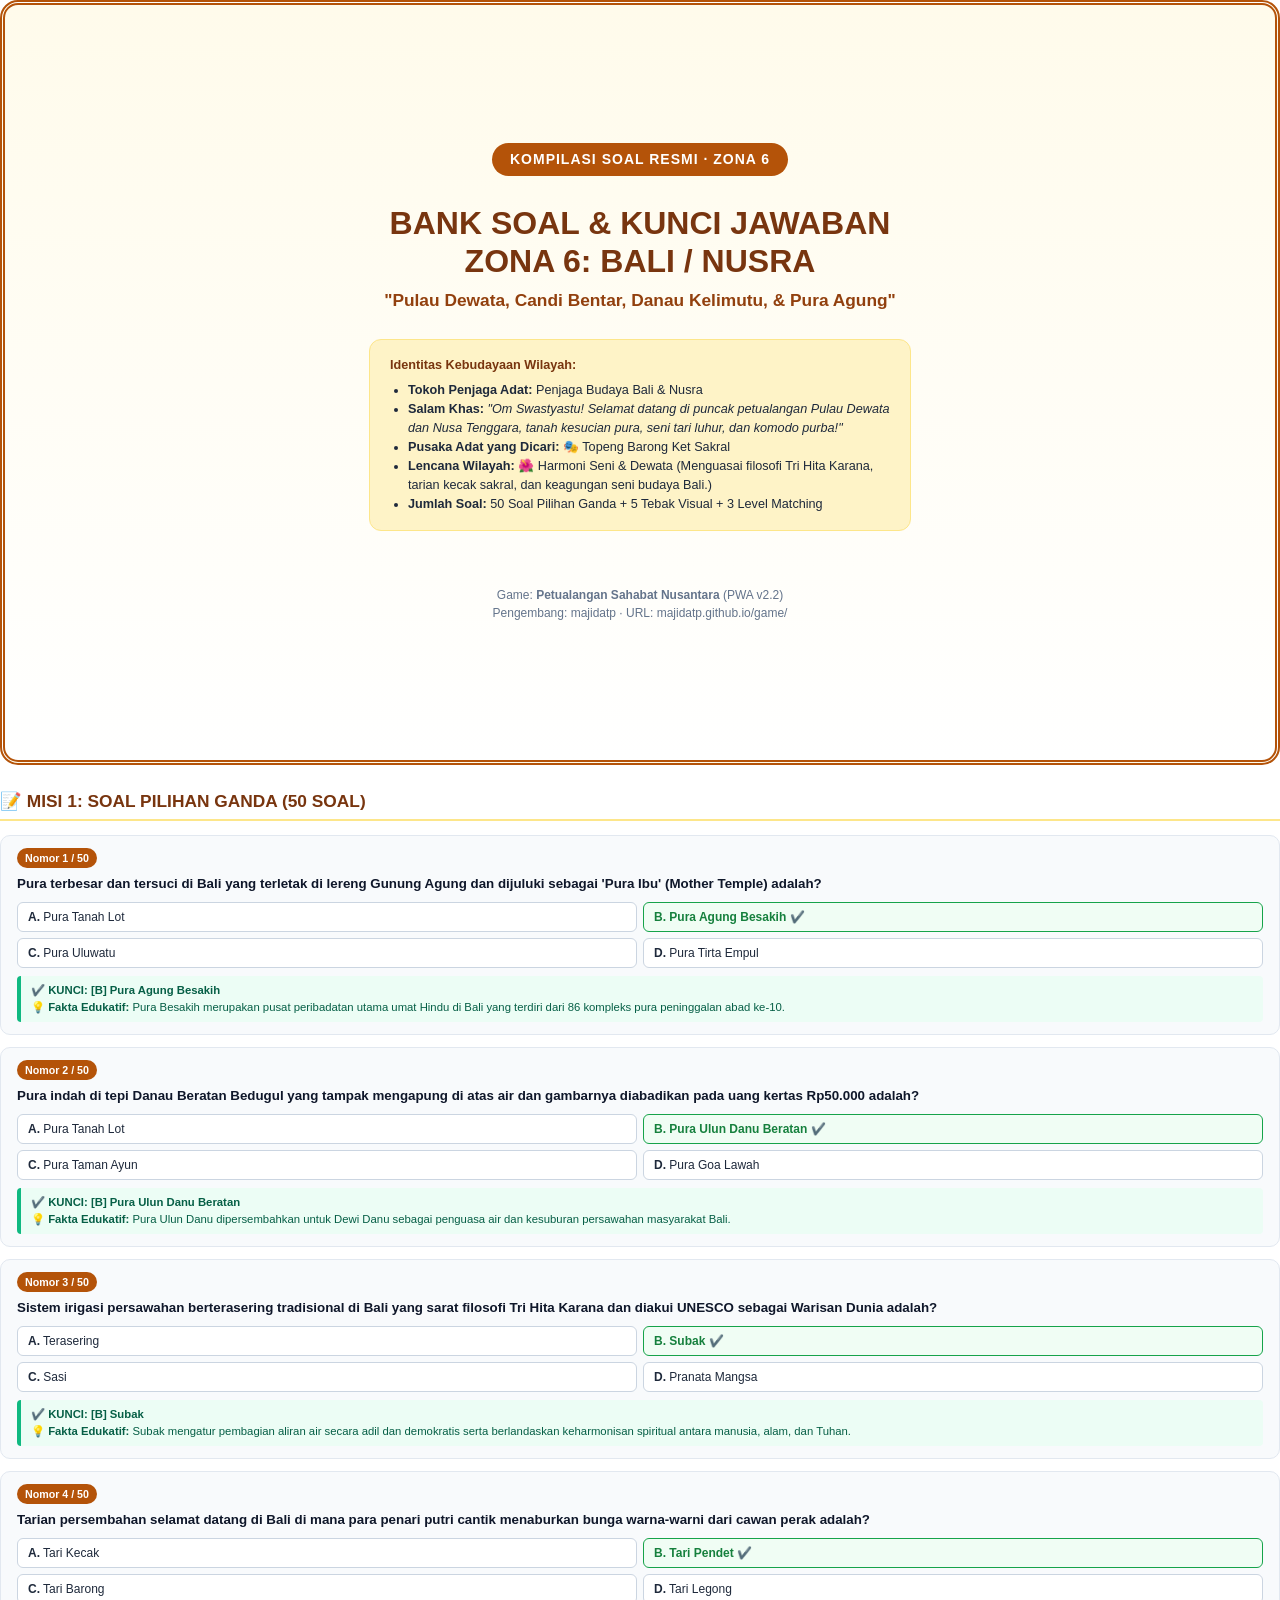
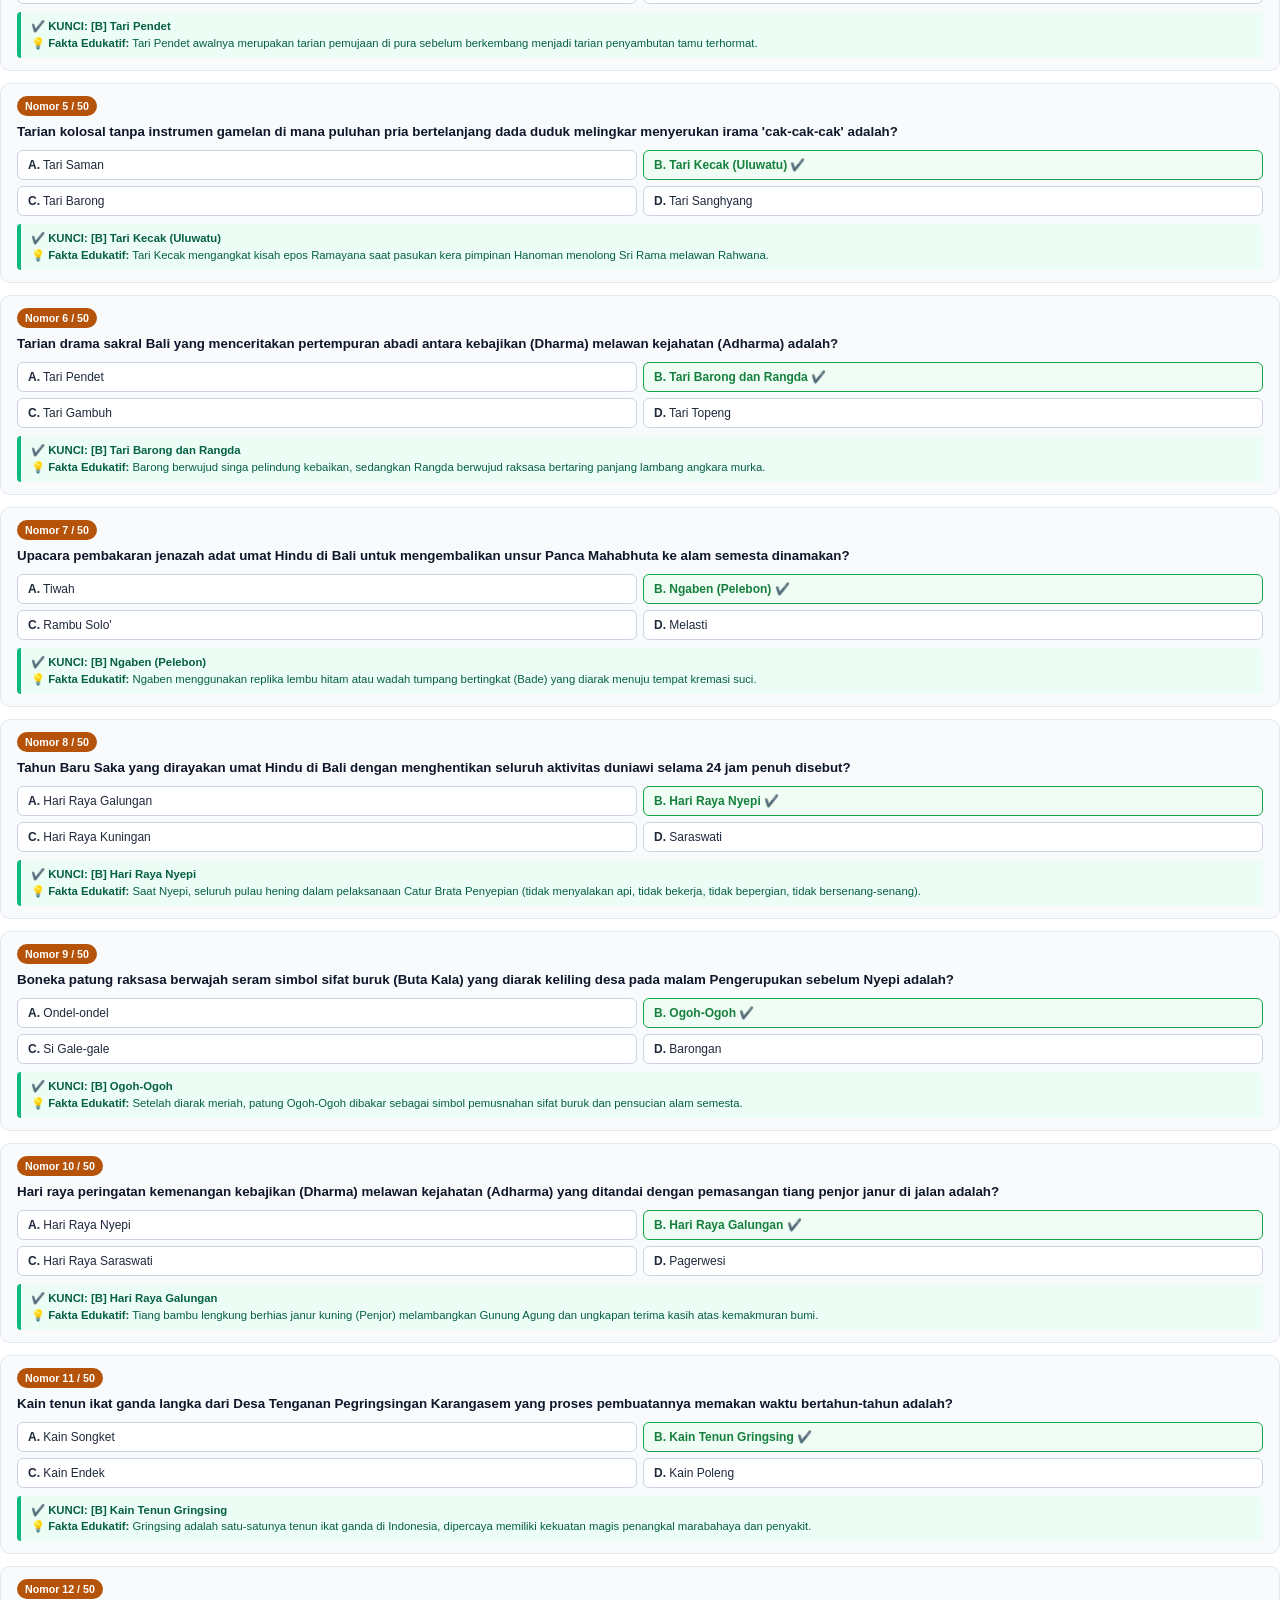
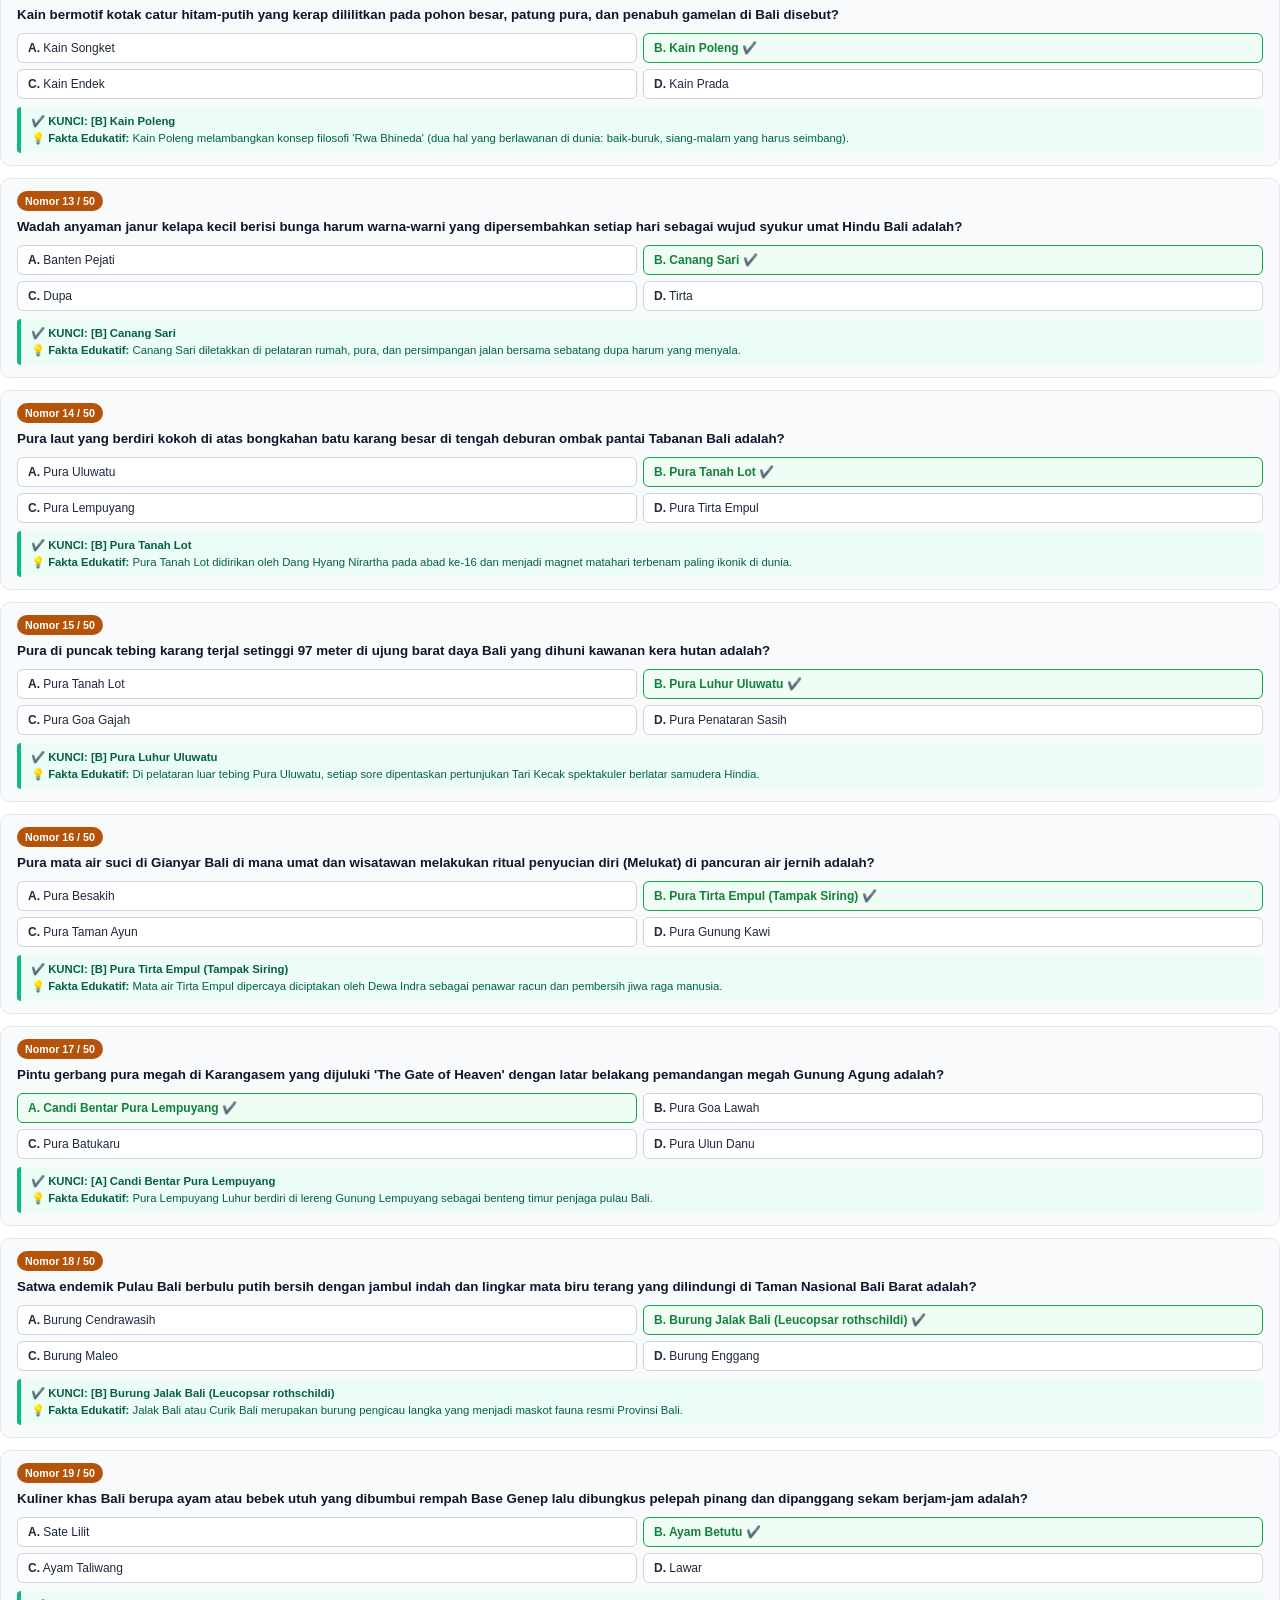
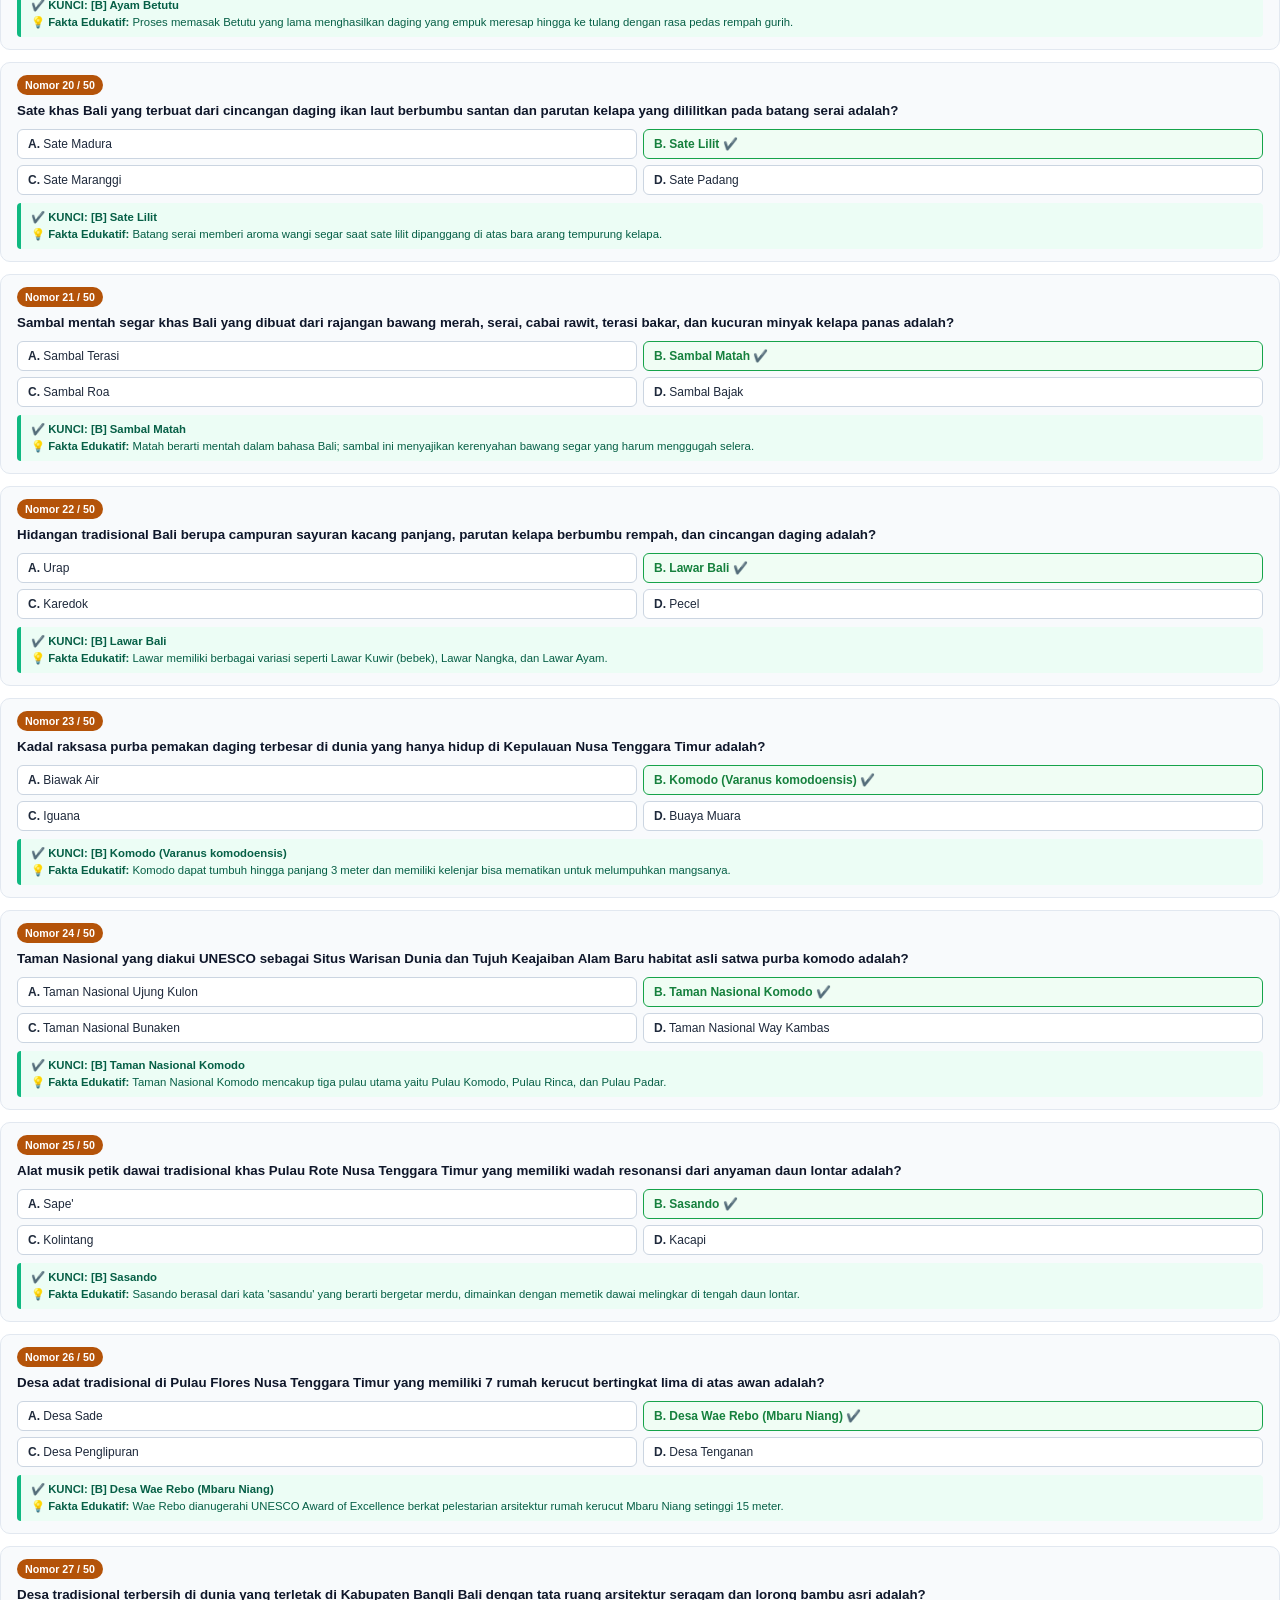
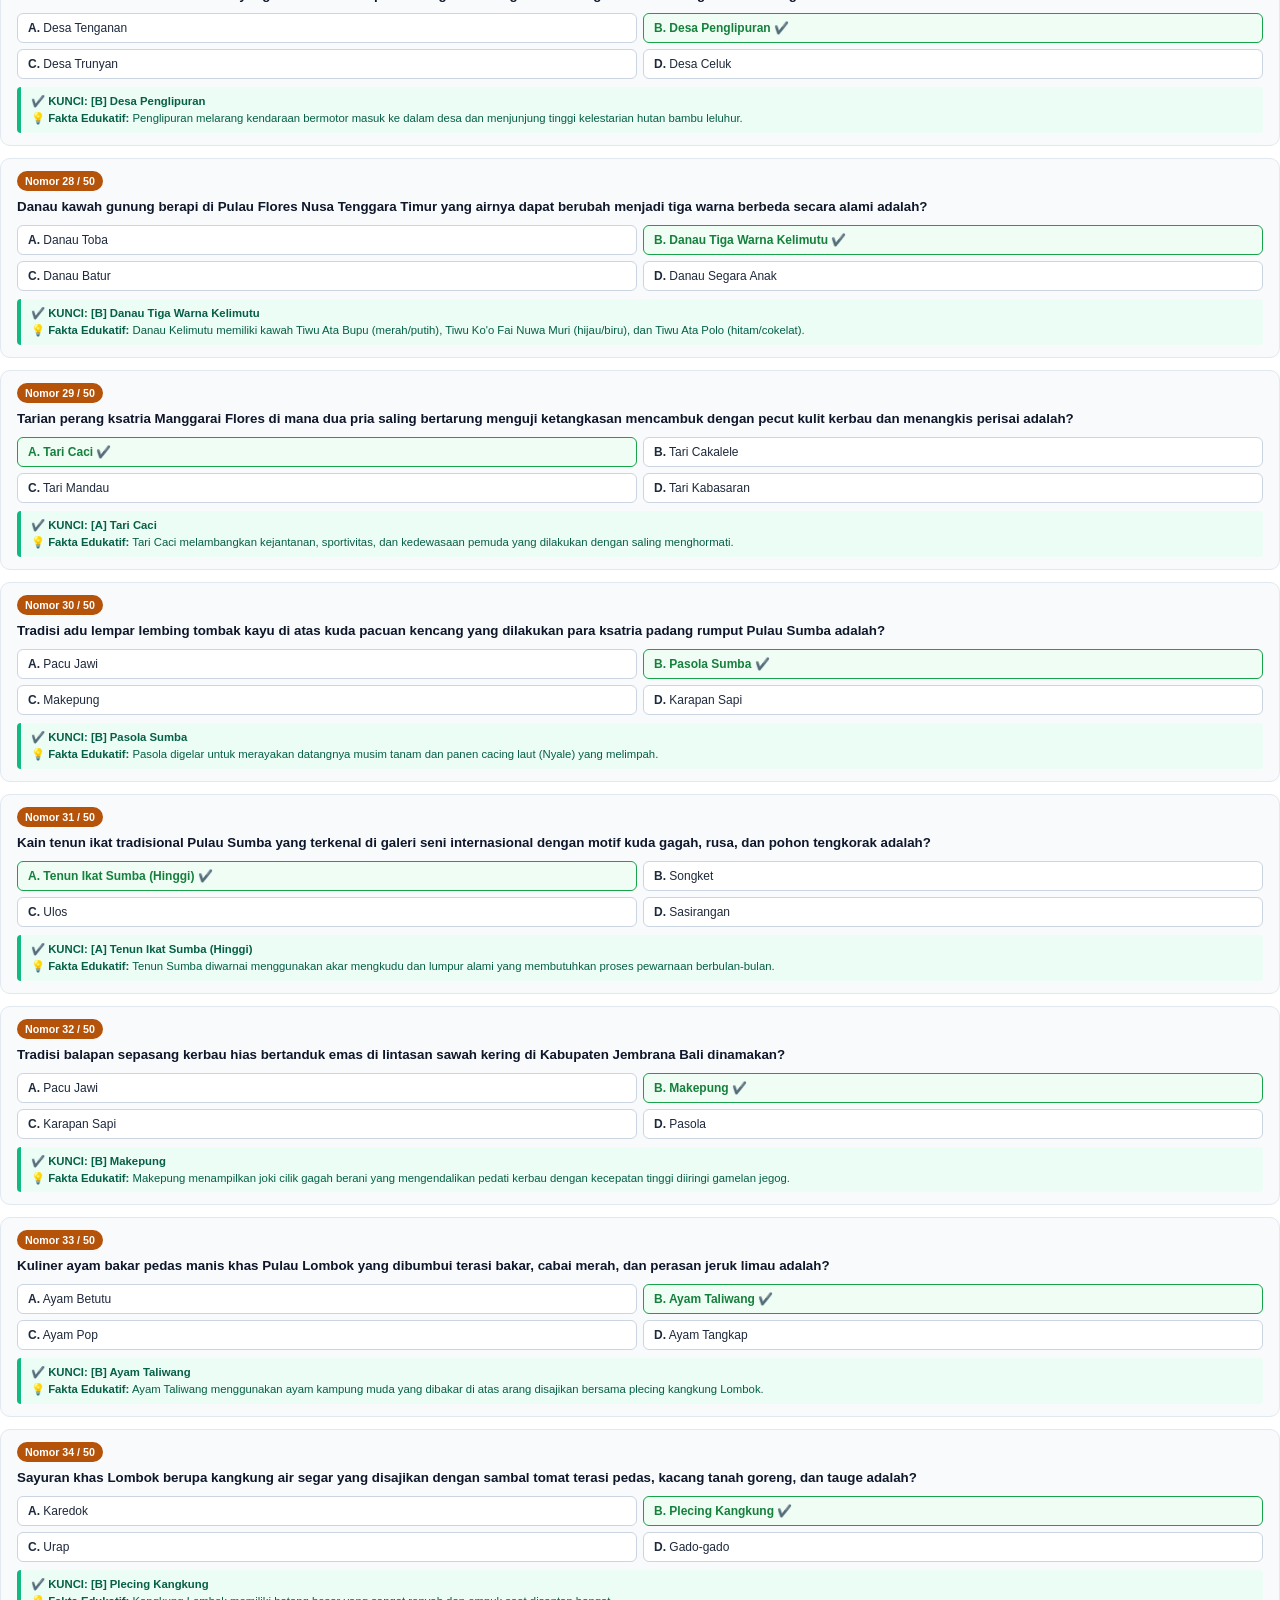
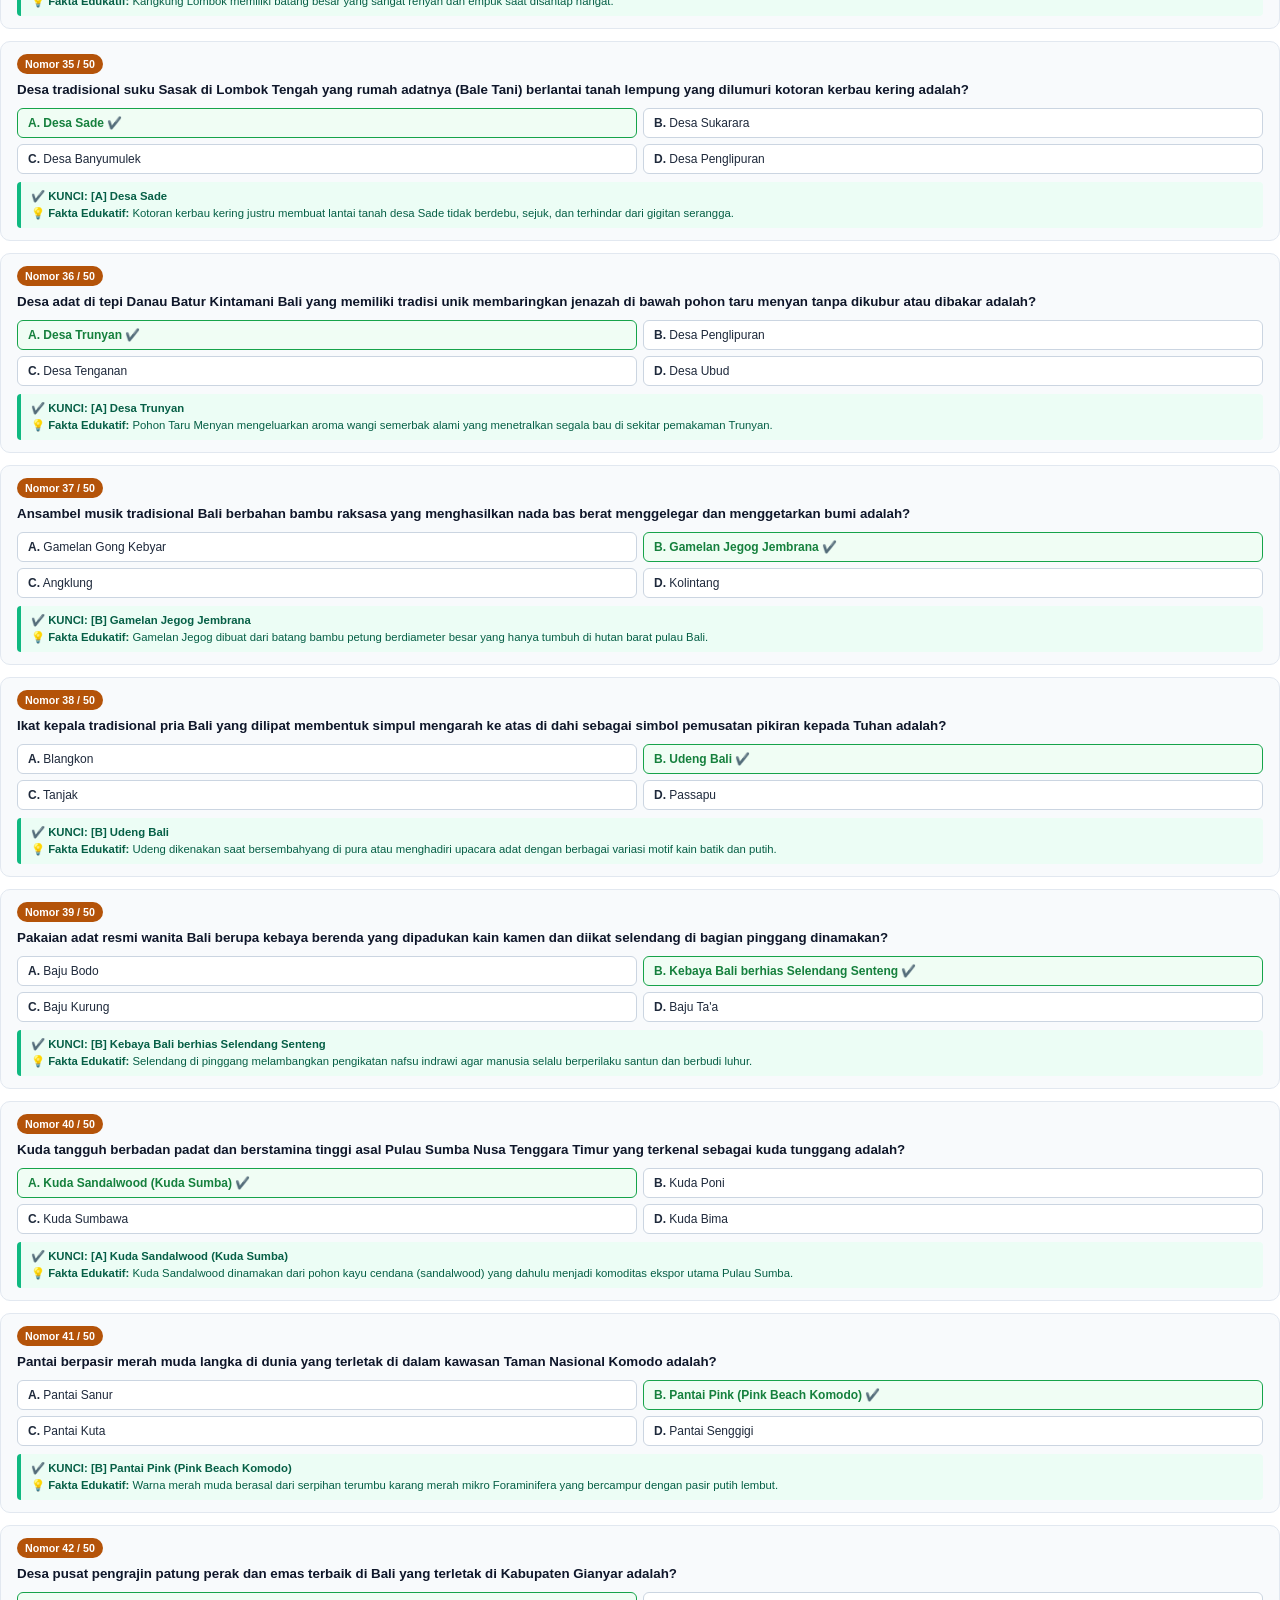
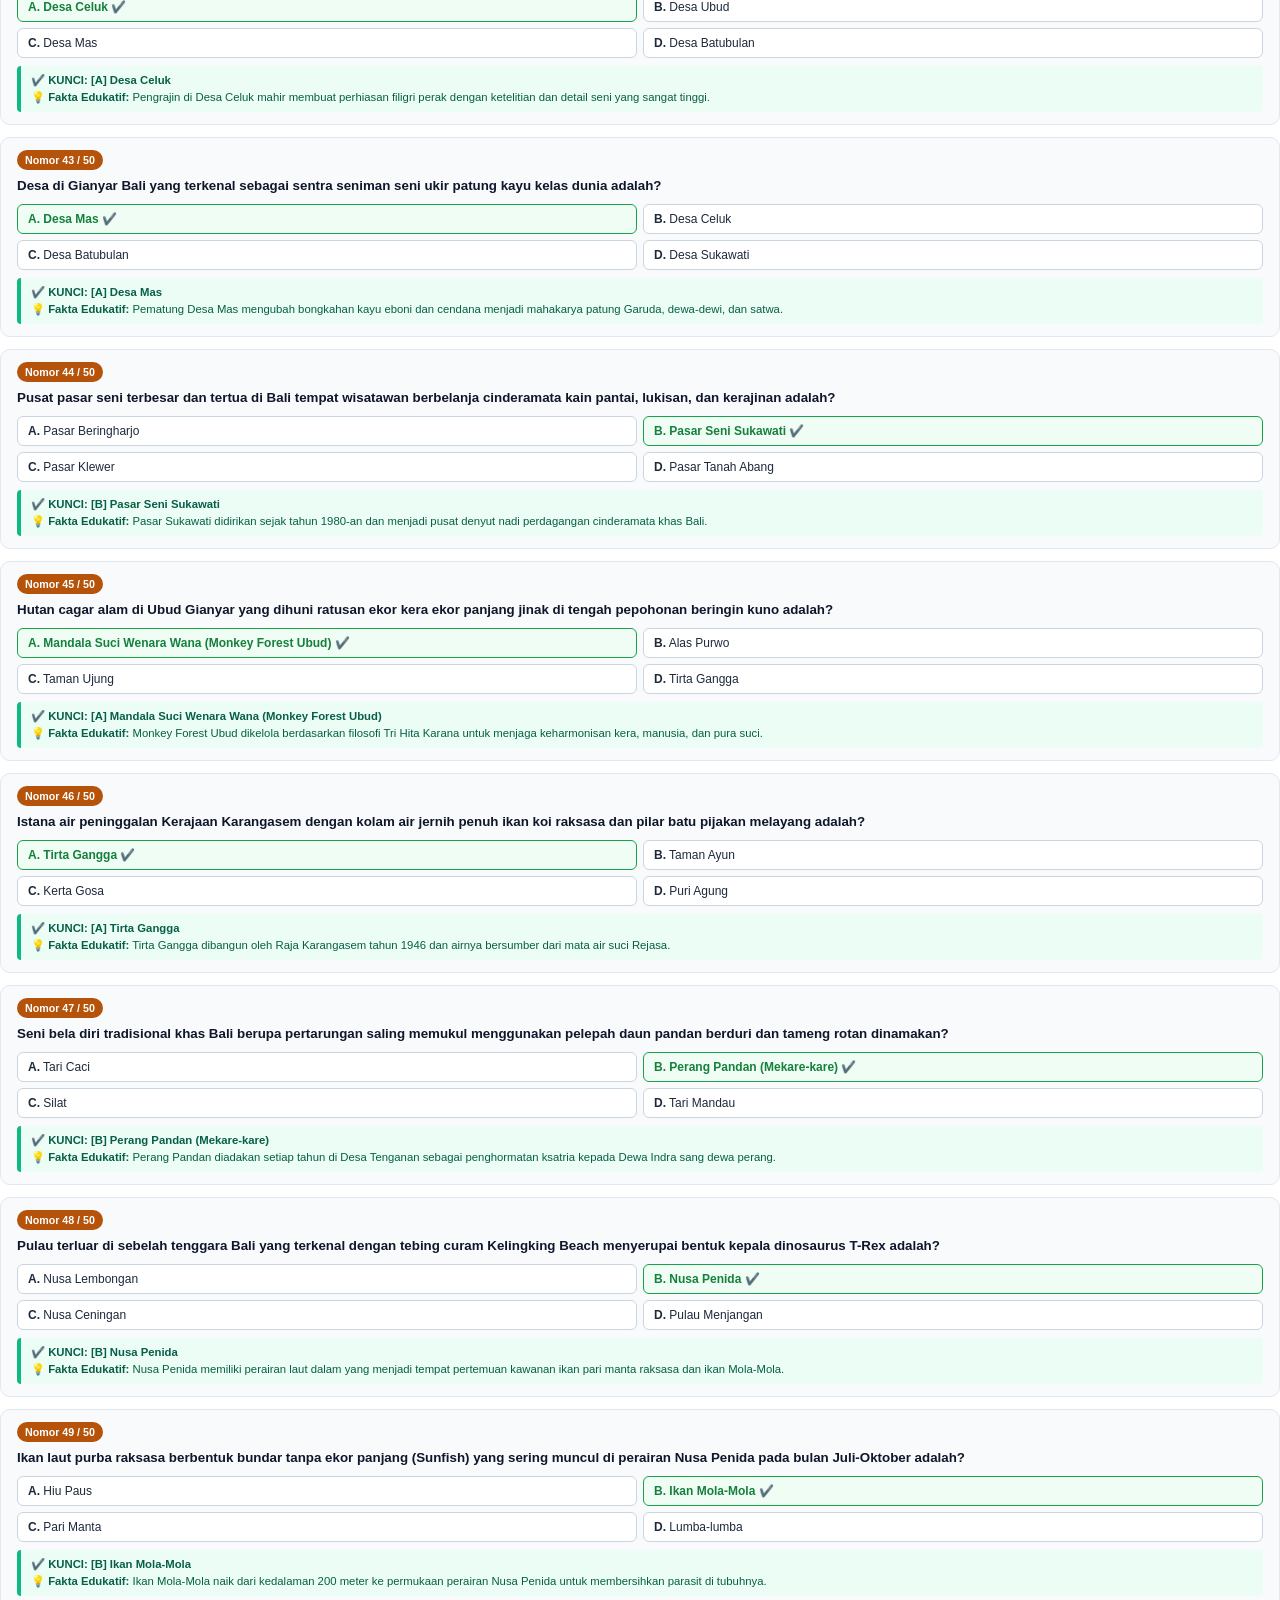
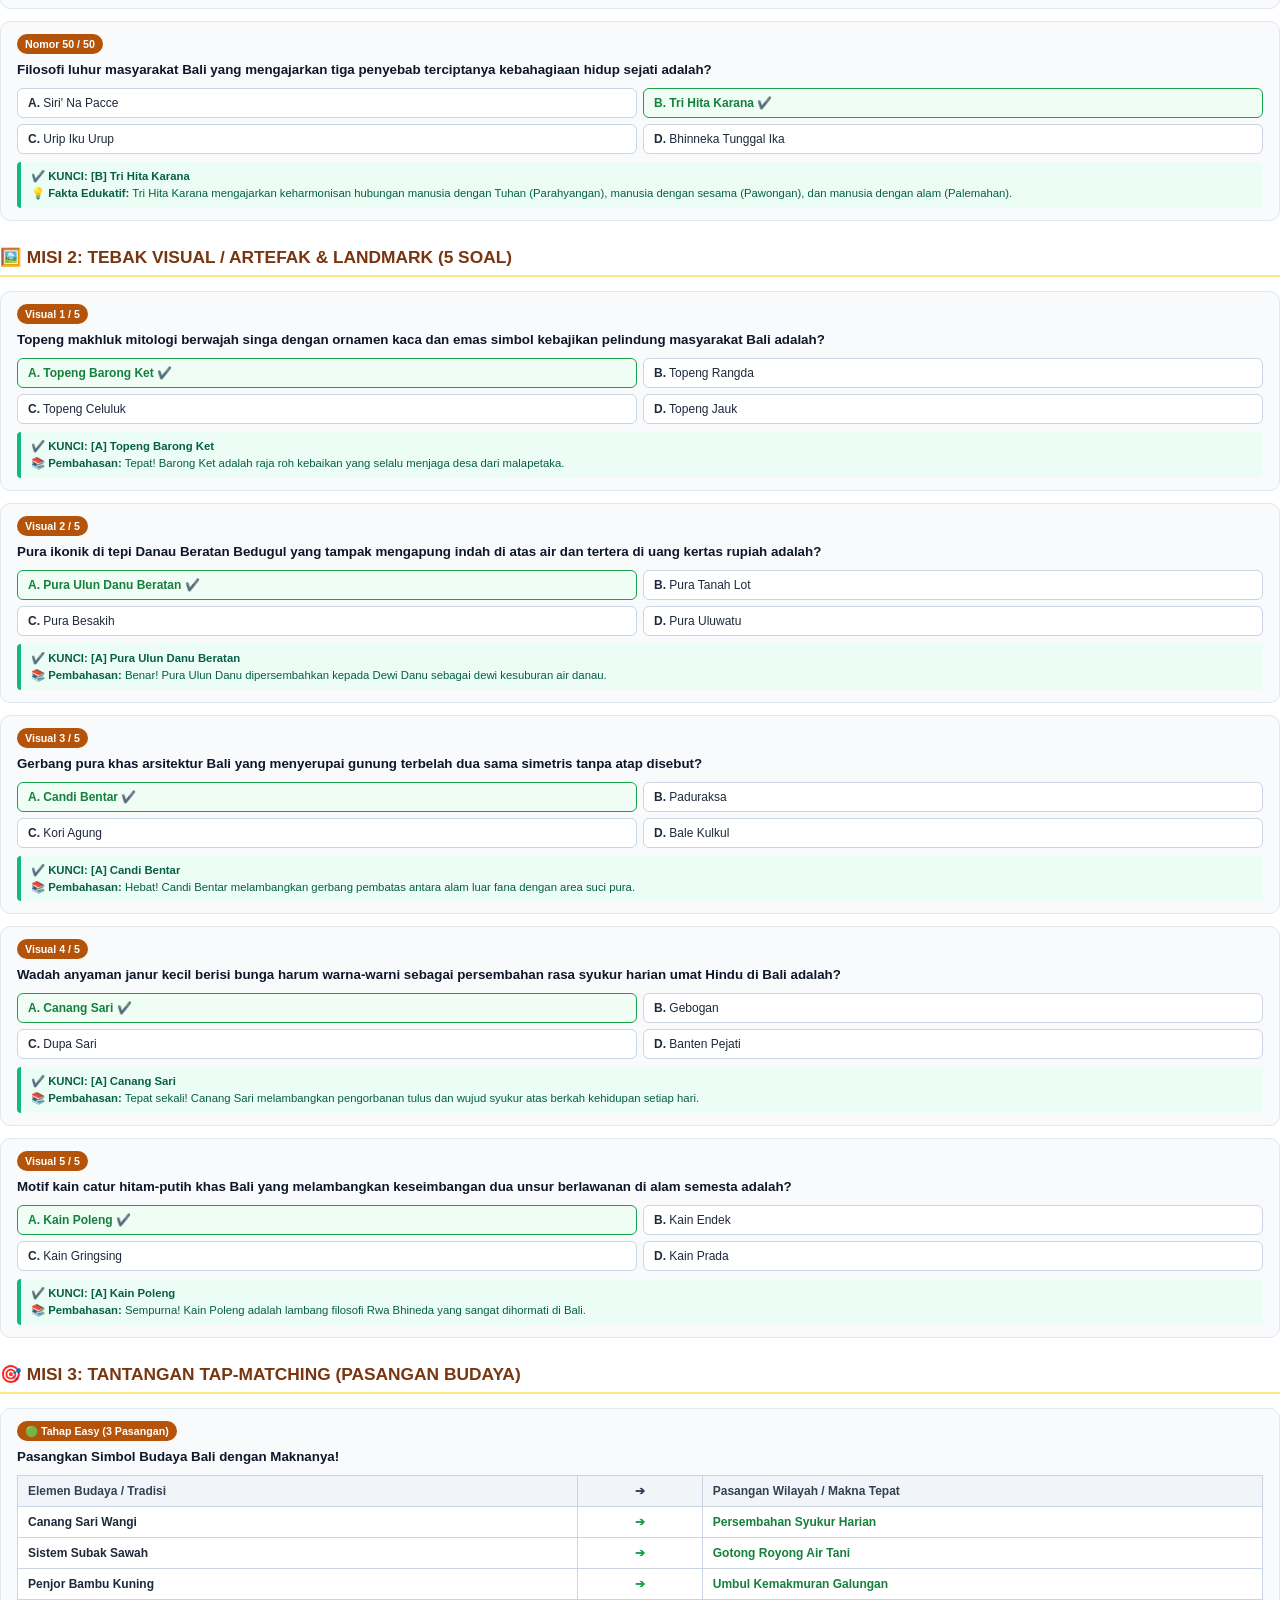
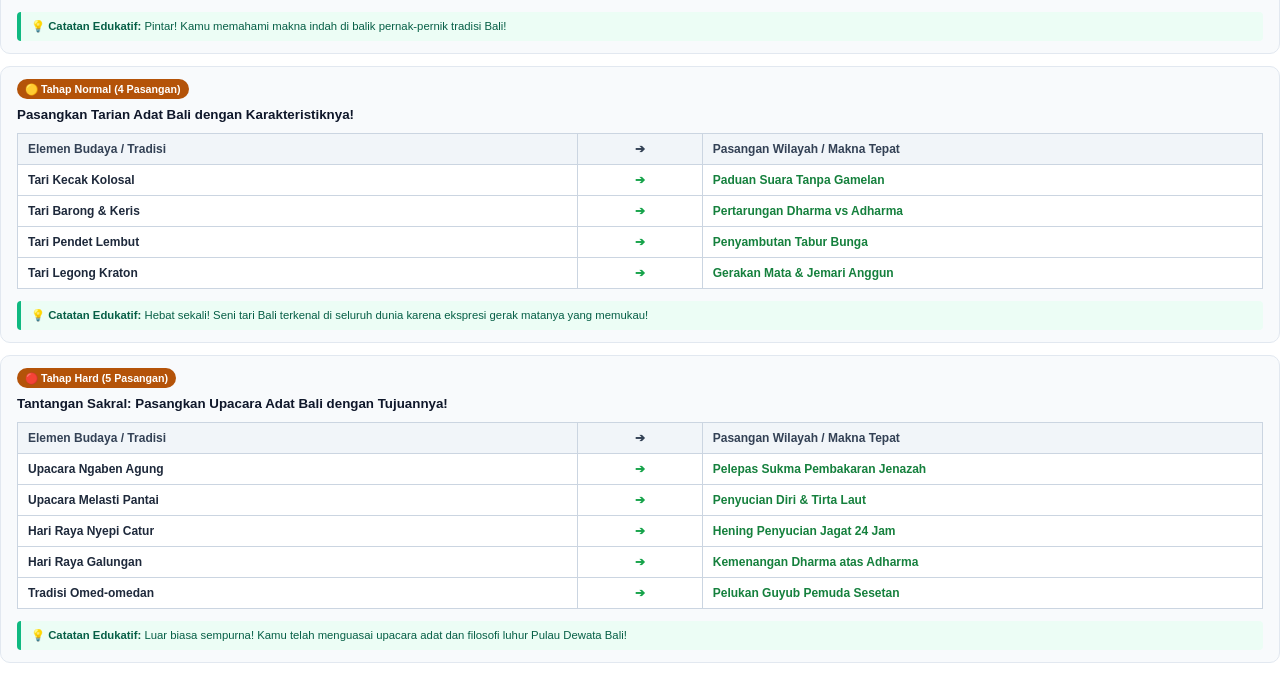
<file: dokumen/bank_soal_zona_6_bali___nusra.html>
<!DOCTYPE html>
<html lang="id">
<head>
  <meta charset="UTF-8">
  <title>Bank Soal Zona 6: Bali / Nusra - Petualangan Sahabat Nusantara</title>
  <style>
    @page {
      size: A4;
      margin: 18mm 16mm 20mm 16mm;
      @bottom-right {
        content: counter(page);
        font-family: 'Segoe UI', sans-serif;
        font-size: 9pt;
        color: #78350f;
      }
    }
    
    body {
      font-family: 'Segoe UI', -apple-system, BlinkMacSystemFont, 'Helvetica Neue', Arial, sans-serif;
      font-size: 10pt;
      line-height: 1.5;
      color: #1e293b;
      margin: 0;
      padding: 0;
      background: #ffffff;
    }
    
    .cover-page {
      page-break-after: always;
      display: flex;
      flex-direction: column;
      justify-content: center;
      align-items: center;
      min-height: 85vh;
      text-align: center;
      border: 5px double #b45309;
      border-radius: 18px;
      padding: 40px 30px;
      background: linear-gradient(180deg, #fffbeb 0%, #ffffff 100%);
      box-sizing: border-box;
    }
    
    .cover-badge {
      display: inline-block;
      background: #b45309;
      color: #ffffff;
      padding: 6px 18px;
      border-radius: 20px;
      font-size: 10.5pt;
      font-weight: 700;
      letter-spacing: 1px;
      text-transform: uppercase;
      margin-bottom: 20px;
    }
    
    .cover-title {
      font-family: 'Segoe UI', 'Trebuchet MS', sans-serif;
      font-size: 24pt;
      font-weight: 900;
      color: #78350f;
      margin: 8px 0;
      line-height: 1.2;
    }
    
    .cover-subtitle {
      font-size: 13pt;
      font-weight: 600;
      color: #92400e;
      margin-bottom: 25px;
    }
    
    .zone-box {
      background: #fef3c7;
      border: 1px solid #fde68a;
      border-radius: 12px;
      padding: 16px 20px;
      max-width: 500px;
      margin: 0 auto 30px auto;
      text-align: left;
      font-size: 9.5pt;
    }
    
    .zone-box ul {
      margin: 6px 0 0 0;
      padding-left: 18px;
    }
    
    .cover-meta {
      font-size: 9pt;
      color: #64748b;
      margin-top: 25px;
    }
    
    .section-heading {
      font-family: 'Segoe UI', 'Trebuchet MS', sans-serif;
      font-size: 13pt;
      font-weight: 800;
      color: #78350f;
      border-bottom: 2px solid #fde68a;
      padding-bottom: 4px;
      margin: 24px 0 14px 0;
    }
    
    .question-card {
      border: 1px solid #e2e8f0;
      border-radius: 10px;
      padding: 12px 16px;
      margin-bottom: 12px;
      background: #f8fafc;
    }
    
    .q-number-badge {
      display: inline-block;
      background: #b45309;
      color: #fff;
      font-size: 8pt;
      font-weight: 700;
      padding: 2px 8px;
      border-radius: 12px;
      margin-bottom: 6px;
    }
    
    .q-text {
      font-size: 10pt;
      font-weight: 700;
      color: #0f172a;
      margin-bottom: 8px;
    }
    
    .options-grid {
      display: flex;
      flex-wrap: wrap;
      gap: 6px;
      margin-bottom: 8px;
    }
    
    .option-item {
      flex: 1 1 45%;
      padding: 5px 10px;
      border-radius: 6px;
      font-size: 9pt;
      border: 1px solid #cbd5e1;
      background: #ffffff;
      box-sizing: border-box;
    }
    
    .option-item.correct {
      border-color: #16a34a;
      background: #f0fdf4;
      color: #15803d;
      font-weight: 700;
    }
    
    .key-box {
      background: #ecfdf5;
      border-left: 4px solid #10b981;
      padding: 6px 10px;
      border-radius: 4px;
      font-size: 8.5pt;
      color: #065f46;
      margin-top: 6px;
    }
    
    .matching-table {
      width: 100%;
      border-collapse: collapse;
      margin: 8px 0 12px 0;
      font-size: 9pt;
      background: #fff;
    }
    
    .matching-table th, .matching-table td {
      border: 1px solid #cbd5e1;
      padding: 6px 10px;
      text-align: left;
    }
    
    .matching-table th {
      background: #f1f5f9;
      color: #334155;
    }
  </style>
</head>
<body>

  <!-- COVER PAGE -->
  <div class="cover-page">
    <div class="cover-badge">Kompilasi Soal Resmi &middot; Zona 6</div>
    <div class="cover-title">BANK SOAL &amp; KUNCI JAWABAN<br>ZONA 6: BALI / NUSRA</div>
    <div class="cover-subtitle">"Pulau Dewata, Candi Bentar, Danau Kelimutu, & Pura Agung"</div>
    
    <div class="zone-box">
      <strong style="color: #78350f;">Identitas Kebudayaan Wilayah:</strong>
      <ul>
        <li><strong>Tokoh Penjaga Adat:</strong> Penjaga Budaya Bali & Nusra</li>
        <li><strong>Salam Khas:</strong> <em>"Om Swastyastu! Selamat datang di puncak petualangan Pulau Dewata dan Nusa Tenggara, tanah kesucian pura, seni tari luhur, dan komodo purba!"</em></li>
        <li><strong>Pusaka Adat yang Dicari:</strong> 🎭 Topeng Barong Ket Sakral</li>
        <li><strong>Lencana Wilayah:</strong> 🌺 Harmoni Seni & Dewata (Menguasai filosofi Tri Hita Karana, tarian kecak sakral, dan keagungan seni budaya Bali.)</li>
        <li><strong>Jumlah Soal:</strong> 50 Soal Pilihan Ganda + 5 Tebak Visual + 3 Level Matching</li>
      </ul>
    </div>
    
    <div class="cover-meta">
      Game: <strong>Petualangan Sahabat Nusantara</strong> (PWA v2.2)<br>
      Pengembang: majidatp &middot; URL: majidatp.github.io/game/
    </div>
  </div>

  <div class="section-heading">📝 MISI 1: SOAL PILIHAN GANDA (50 SOAL)</div>
  
    <div class="question-card">
      <div class="q-number-badge">Nomor 1 / 50</div>
      <div class="q-text">Pura terbesar dan tersuci di Bali yang terletak di lereng Gunung Agung dan dijuluki sebagai 'Pura Ibu' (Mother Temple) adalah?</div>
      <div class="options-grid">
        <div class="option-item ">
            <strong>A.</strong> Pura Tanah Lot 
          </div><div class="option-item correct">
            <strong>B.</strong> Pura Agung Besakih ✔️
          </div><div class="option-item ">
            <strong>C.</strong> Pura Uluwatu 
          </div><div class="option-item ">
            <strong>D.</strong> Pura Tirta Empul 
          </div>
      </div>
      <div class="key-box">
        <strong>✔️ KUNCI: [B] Pura Agung Besakih</strong><br>
        <strong>💡 Fakta Edukatif:</strong> Pura Besakih merupakan pusat peribadatan utama umat Hindu di Bali yang terdiri dari 86 kompleks pura peninggalan abad ke-10.
      </div>
    </div>
  
    <div class="question-card">
      <div class="q-number-badge">Nomor 2 / 50</div>
      <div class="q-text">Pura indah di tepi Danau Beratan Bedugul yang tampak mengapung di atas air dan gambarnya diabadikan pada uang kertas Rp50.000 adalah?</div>
      <div class="options-grid">
        <div class="option-item ">
            <strong>A.</strong> Pura Tanah Lot 
          </div><div class="option-item correct">
            <strong>B.</strong> Pura Ulun Danu Beratan ✔️
          </div><div class="option-item ">
            <strong>C.</strong> Pura Taman Ayun 
          </div><div class="option-item ">
            <strong>D.</strong> Pura Goa Lawah 
          </div>
      </div>
      <div class="key-box">
        <strong>✔️ KUNCI: [B] Pura Ulun Danu Beratan</strong><br>
        <strong>💡 Fakta Edukatif:</strong> Pura Ulun Danu dipersembahkan untuk Dewi Danu sebagai penguasa air dan kesuburan persawahan masyarakat Bali.
      </div>
    </div>
  
    <div class="question-card">
      <div class="q-number-badge">Nomor 3 / 50</div>
      <div class="q-text">Sistem irigasi persawahan berterasering tradisional di Bali yang sarat filosofi Tri Hita Karana dan diakui UNESCO sebagai Warisan Dunia adalah?</div>
      <div class="options-grid">
        <div class="option-item ">
            <strong>A.</strong> Terasering 
          </div><div class="option-item correct">
            <strong>B.</strong> Subak ✔️
          </div><div class="option-item ">
            <strong>C.</strong> Sasi 
          </div><div class="option-item ">
            <strong>D.</strong> Pranata Mangsa 
          </div>
      </div>
      <div class="key-box">
        <strong>✔️ KUNCI: [B] Subak</strong><br>
        <strong>💡 Fakta Edukatif:</strong> Subak mengatur pembagian aliran air secara adil dan demokratis serta berlandaskan keharmonisan spiritual antara manusia, alam, dan Tuhan.
      </div>
    </div>
  
    <div class="question-card">
      <div class="q-number-badge">Nomor 4 / 50</div>
      <div class="q-text">Tarian persembahan selamat datang di Bali di mana para penari putri cantik menaburkan bunga warna-warni dari cawan perak adalah?</div>
      <div class="options-grid">
        <div class="option-item ">
            <strong>A.</strong> Tari Kecak 
          </div><div class="option-item correct">
            <strong>B.</strong> Tari Pendet ✔️
          </div><div class="option-item ">
            <strong>C.</strong> Tari Barong 
          </div><div class="option-item ">
            <strong>D.</strong> Tari Legong 
          </div>
      </div>
      <div class="key-box">
        <strong>✔️ KUNCI: [B] Tari Pendet</strong><br>
        <strong>💡 Fakta Edukatif:</strong> Tari Pendet awalnya merupakan tarian pemujaan di pura sebelum berkembang menjadi tarian penyambutan tamu terhormat.
      </div>
    </div>
  
    <div class="question-card">
      <div class="q-number-badge">Nomor 5 / 50</div>
      <div class="q-text">Tarian kolosal tanpa instrumen gamelan di mana puluhan pria bertelanjang dada duduk melingkar menyerukan irama 'cak-cak-cak' adalah?</div>
      <div class="options-grid">
        <div class="option-item ">
            <strong>A.</strong> Tari Saman 
          </div><div class="option-item correct">
            <strong>B.</strong> Tari Kecak (Uluwatu) ✔️
          </div><div class="option-item ">
            <strong>C.</strong> Tari Barong 
          </div><div class="option-item ">
            <strong>D.</strong> Tari Sanghyang 
          </div>
      </div>
      <div class="key-box">
        <strong>✔️ KUNCI: [B] Tari Kecak (Uluwatu)</strong><br>
        <strong>💡 Fakta Edukatif:</strong> Tari Kecak mengangkat kisah epos Ramayana saat pasukan kera pimpinan Hanoman menolong Sri Rama melawan Rahwana.
      </div>
    </div>
  
    <div class="question-card">
      <div class="q-number-badge">Nomor 6 / 50</div>
      <div class="q-text">Tarian drama sakral Bali yang menceritakan pertempuran abadi antara kebajikan (Dharma) melawan kejahatan (Adharma) adalah?</div>
      <div class="options-grid">
        <div class="option-item ">
            <strong>A.</strong> Tari Pendet 
          </div><div class="option-item correct">
            <strong>B.</strong> Tari Barong dan Rangda ✔️
          </div><div class="option-item ">
            <strong>C.</strong> Tari Gambuh 
          </div><div class="option-item ">
            <strong>D.</strong> Tari Topeng 
          </div>
      </div>
      <div class="key-box">
        <strong>✔️ KUNCI: [B] Tari Barong dan Rangda</strong><br>
        <strong>💡 Fakta Edukatif:</strong> Barong berwujud singa pelindung kebaikan, sedangkan Rangda berwujud raksasa bertaring panjang lambang angkara murka.
      </div>
    </div>
  
    <div class="question-card">
      <div class="q-number-badge">Nomor 7 / 50</div>
      <div class="q-text">Upacara pembakaran jenazah adat umat Hindu di Bali untuk mengembalikan unsur Panca Mahabhuta ke alam semesta dinamakan?</div>
      <div class="options-grid">
        <div class="option-item ">
            <strong>A.</strong> Tiwah 
          </div><div class="option-item correct">
            <strong>B.</strong> Ngaben (Pelebon) ✔️
          </div><div class="option-item ">
            <strong>C.</strong> Rambu Solo' 
          </div><div class="option-item ">
            <strong>D.</strong> Melasti 
          </div>
      </div>
      <div class="key-box">
        <strong>✔️ KUNCI: [B] Ngaben (Pelebon)</strong><br>
        <strong>💡 Fakta Edukatif:</strong> Ngaben menggunakan replika lembu hitam atau wadah tumpang bertingkat (Bade) yang diarak menuju tempat kremasi suci.
      </div>
    </div>
  
    <div class="question-card">
      <div class="q-number-badge">Nomor 8 / 50</div>
      <div class="q-text">Tahun Baru Saka yang dirayakan umat Hindu di Bali dengan menghentikan seluruh aktivitas duniawi selama 24 jam penuh disebut?</div>
      <div class="options-grid">
        <div class="option-item ">
            <strong>A.</strong> Hari Raya Galungan 
          </div><div class="option-item correct">
            <strong>B.</strong> Hari Raya Nyepi ✔️
          </div><div class="option-item ">
            <strong>C.</strong> Hari Raya Kuningan 
          </div><div class="option-item ">
            <strong>D.</strong> Saraswati 
          </div>
      </div>
      <div class="key-box">
        <strong>✔️ KUNCI: [B] Hari Raya Nyepi</strong><br>
        <strong>💡 Fakta Edukatif:</strong> Saat Nyepi, seluruh pulau hening dalam pelaksanaan Catur Brata Penyepian (tidak menyalakan api, tidak bekerja, tidak bepergian, tidak bersenang-senang).
      </div>
    </div>
  
    <div class="question-card">
      <div class="q-number-badge">Nomor 9 / 50</div>
      <div class="q-text">Boneka patung raksasa berwajah seram simbol sifat buruk (Buta Kala) yang diarak keliling desa pada malam Pengerupukan sebelum Nyepi adalah?</div>
      <div class="options-grid">
        <div class="option-item ">
            <strong>A.</strong> Ondel-ondel 
          </div><div class="option-item correct">
            <strong>B.</strong> Ogoh-Ogoh ✔️
          </div><div class="option-item ">
            <strong>C.</strong> Si Gale-gale 
          </div><div class="option-item ">
            <strong>D.</strong> Barongan 
          </div>
      </div>
      <div class="key-box">
        <strong>✔️ KUNCI: [B] Ogoh-Ogoh</strong><br>
        <strong>💡 Fakta Edukatif:</strong> Setelah diarak meriah, patung Ogoh-Ogoh dibakar sebagai simbol pemusnahan sifat buruk dan pensucian alam semesta.
      </div>
    </div>
  
    <div class="question-card">
      <div class="q-number-badge">Nomor 10 / 50</div>
      <div class="q-text">Hari raya peringatan kemenangan kebajikan (Dharma) melawan kejahatan (Adharma) yang ditandai dengan pemasangan tiang penjor janur di jalan adalah?</div>
      <div class="options-grid">
        <div class="option-item ">
            <strong>A.</strong> Hari Raya Nyepi 
          </div><div class="option-item correct">
            <strong>B.</strong> Hari Raya Galungan ✔️
          </div><div class="option-item ">
            <strong>C.</strong> Hari Raya Saraswati 
          </div><div class="option-item ">
            <strong>D.</strong> Pagerwesi 
          </div>
      </div>
      <div class="key-box">
        <strong>✔️ KUNCI: [B] Hari Raya Galungan</strong><br>
        <strong>💡 Fakta Edukatif:</strong> Tiang bambu lengkung berhias janur kuning (Penjor) melambangkan Gunung Agung dan ungkapan terima kasih atas kemakmuran bumi.
      </div>
    </div>
  
    <div class="question-card">
      <div class="q-number-badge">Nomor 11 / 50</div>
      <div class="q-text">Kain tenun ikat ganda langka dari Desa Tenganan Pegringsingan Karangasem yang proses pembuatannya memakan waktu bertahun-tahun adalah?</div>
      <div class="options-grid">
        <div class="option-item ">
            <strong>A.</strong> Kain Songket 
          </div><div class="option-item correct">
            <strong>B.</strong> Kain Tenun Gringsing ✔️
          </div><div class="option-item ">
            <strong>C.</strong> Kain Endek 
          </div><div class="option-item ">
            <strong>D.</strong> Kain Poleng 
          </div>
      </div>
      <div class="key-box">
        <strong>✔️ KUNCI: [B] Kain Tenun Gringsing</strong><br>
        <strong>💡 Fakta Edukatif:</strong> Gringsing adalah satu-satunya tenun ikat ganda di Indonesia, dipercaya memiliki kekuatan magis penangkal marabahaya dan penyakit.
      </div>
    </div>
  
    <div class="question-card">
      <div class="q-number-badge">Nomor 12 / 50</div>
      <div class="q-text">Kain bermotif kotak catur hitam-putih yang kerap dililitkan pada pohon besar, patung pura, dan penabuh gamelan di Bali disebut?</div>
      <div class="options-grid">
        <div class="option-item ">
            <strong>A.</strong> Kain Songket 
          </div><div class="option-item correct">
            <strong>B.</strong> Kain Poleng ✔️
          </div><div class="option-item ">
            <strong>C.</strong> Kain Endek 
          </div><div class="option-item ">
            <strong>D.</strong> Kain Prada 
          </div>
      </div>
      <div class="key-box">
        <strong>✔️ KUNCI: [B] Kain Poleng</strong><br>
        <strong>💡 Fakta Edukatif:</strong> Kain Poleng melambangkan konsep filosofi 'Rwa Bhineda' (dua hal yang berlawanan di dunia: baik-buruk, siang-malam yang harus seimbang).
      </div>
    </div>
  
    <div class="question-card">
      <div class="q-number-badge">Nomor 13 / 50</div>
      <div class="q-text">Wadah anyaman janur kelapa kecil berisi bunga harum warna-warni yang dipersembahkan setiap hari sebagai wujud syukur umat Hindu Bali adalah?</div>
      <div class="options-grid">
        <div class="option-item ">
            <strong>A.</strong> Banten Pejati 
          </div><div class="option-item correct">
            <strong>B.</strong> Canang Sari ✔️
          </div><div class="option-item ">
            <strong>C.</strong> Dupa 
          </div><div class="option-item ">
            <strong>D.</strong> Tirta 
          </div>
      </div>
      <div class="key-box">
        <strong>✔️ KUNCI: [B] Canang Sari</strong><br>
        <strong>💡 Fakta Edukatif:</strong> Canang Sari diletakkan di pelataran rumah, pura, dan persimpangan jalan bersama sebatang dupa harum yang menyala.
      </div>
    </div>
  
    <div class="question-card">
      <div class="q-number-badge">Nomor 14 / 50</div>
      <div class="q-text">Pura laut yang berdiri kokoh di atas bongkahan batu karang besar di tengah deburan ombak pantai Tabanan Bali adalah?</div>
      <div class="options-grid">
        <div class="option-item ">
            <strong>A.</strong> Pura Uluwatu 
          </div><div class="option-item correct">
            <strong>B.</strong> Pura Tanah Lot ✔️
          </div><div class="option-item ">
            <strong>C.</strong> Pura Lempuyang 
          </div><div class="option-item ">
            <strong>D.</strong> Pura Tirta Empul 
          </div>
      </div>
      <div class="key-box">
        <strong>✔️ KUNCI: [B] Pura Tanah Lot</strong><br>
        <strong>💡 Fakta Edukatif:</strong> Pura Tanah Lot didirikan oleh Dang Hyang Nirartha pada abad ke-16 dan menjadi magnet matahari terbenam paling ikonik di dunia.
      </div>
    </div>
  
    <div class="question-card">
      <div class="q-number-badge">Nomor 15 / 50</div>
      <div class="q-text">Pura di puncak tebing karang terjal setinggi 97 meter di ujung barat daya Bali yang dihuni kawanan kera hutan adalah?</div>
      <div class="options-grid">
        <div class="option-item ">
            <strong>A.</strong> Pura Tanah Lot 
          </div><div class="option-item correct">
            <strong>B.</strong> Pura Luhur Uluwatu ✔️
          </div><div class="option-item ">
            <strong>C.</strong> Pura Goa Gajah 
          </div><div class="option-item ">
            <strong>D.</strong> Pura Penataran Sasih 
          </div>
      </div>
      <div class="key-box">
        <strong>✔️ KUNCI: [B] Pura Luhur Uluwatu</strong><br>
        <strong>💡 Fakta Edukatif:</strong> Di pelataran luar tebing Pura Uluwatu, setiap sore dipentaskan pertunjukan Tari Kecak spektakuler berlatar samudera Hindia.
      </div>
    </div>
  
    <div class="question-card">
      <div class="q-number-badge">Nomor 16 / 50</div>
      <div class="q-text">Pura mata air suci di Gianyar Bali di mana umat dan wisatawan melakukan ritual penyucian diri (Melukat) di pancuran air jernih adalah?</div>
      <div class="options-grid">
        <div class="option-item ">
            <strong>A.</strong> Pura Besakih 
          </div><div class="option-item correct">
            <strong>B.</strong> Pura Tirta Empul (Tampak Siring) ✔️
          </div><div class="option-item ">
            <strong>C.</strong> Pura Taman Ayun 
          </div><div class="option-item ">
            <strong>D.</strong> Pura Gunung Kawi 
          </div>
      </div>
      <div class="key-box">
        <strong>✔️ KUNCI: [B] Pura Tirta Empul (Tampak Siring)</strong><br>
        <strong>💡 Fakta Edukatif:</strong> Mata air Tirta Empul dipercaya diciptakan oleh Dewa Indra sebagai penawar racun dan pembersih jiwa raga manusia.
      </div>
    </div>
  
    <div class="question-card">
      <div class="q-number-badge">Nomor 17 / 50</div>
      <div class="q-text">Pintu gerbang pura megah di Karangasem yang dijuluki 'The Gate of Heaven' dengan latar belakang pemandangan megah Gunung Agung adalah?</div>
      <div class="options-grid">
        <div class="option-item correct">
            <strong>A.</strong> Candi Bentar Pura Lempuyang ✔️
          </div><div class="option-item ">
            <strong>B.</strong> Pura Goa Lawah 
          </div><div class="option-item ">
            <strong>C.</strong> Pura Batukaru 
          </div><div class="option-item ">
            <strong>D.</strong> Pura Ulun Danu 
          </div>
      </div>
      <div class="key-box">
        <strong>✔️ KUNCI: [A] Candi Bentar Pura Lempuyang</strong><br>
        <strong>💡 Fakta Edukatif:</strong> Pura Lempuyang Luhur berdiri di lereng Gunung Lempuyang sebagai benteng timur penjaga pulau Bali.
      </div>
    </div>
  
    <div class="question-card">
      <div class="q-number-badge">Nomor 18 / 50</div>
      <div class="q-text">Satwa endemik Pulau Bali berbulu putih bersih dengan jambul indah dan lingkar mata biru terang yang dilindungi di Taman Nasional Bali Barat adalah?</div>
      <div class="options-grid">
        <div class="option-item ">
            <strong>A.</strong> Burung Cendrawasih 
          </div><div class="option-item correct">
            <strong>B.</strong> Burung Jalak Bali (Leucopsar rothschildi) ✔️
          </div><div class="option-item ">
            <strong>C.</strong> Burung Maleo 
          </div><div class="option-item ">
            <strong>D.</strong> Burung Enggang 
          </div>
      </div>
      <div class="key-box">
        <strong>✔️ KUNCI: [B] Burung Jalak Bali (Leucopsar rothschildi)</strong><br>
        <strong>💡 Fakta Edukatif:</strong> Jalak Bali atau Curik Bali merupakan burung pengicau langka yang menjadi maskot fauna resmi Provinsi Bali.
      </div>
    </div>
  
    <div class="question-card">
      <div class="q-number-badge">Nomor 19 / 50</div>
      <div class="q-text">Kuliner khas Bali berupa ayam atau bebek utuh yang dibumbui rempah Base Genep lalu dibungkus pelepah pinang dan dipanggang sekam berjam-jam adalah?</div>
      <div class="options-grid">
        <div class="option-item ">
            <strong>A.</strong> Sate Lilit 
          </div><div class="option-item correct">
            <strong>B.</strong> Ayam Betutu ✔️
          </div><div class="option-item ">
            <strong>C.</strong> Ayam Taliwang 
          </div><div class="option-item ">
            <strong>D.</strong> Lawar 
          </div>
      </div>
      <div class="key-box">
        <strong>✔️ KUNCI: [B] Ayam Betutu</strong><br>
        <strong>💡 Fakta Edukatif:</strong> Proses memasak Betutu yang lama menghasilkan daging yang empuk meresap hingga ke tulang dengan rasa pedas rempah gurih.
      </div>
    </div>
  
    <div class="question-card">
      <div class="q-number-badge">Nomor 20 / 50</div>
      <div class="q-text">Sate khas Bali yang terbuat dari cincangan daging ikan laut berbumbu santan dan parutan kelapa yang dililitkan pada batang serai adalah?</div>
      <div class="options-grid">
        <div class="option-item ">
            <strong>A.</strong> Sate Madura 
          </div><div class="option-item correct">
            <strong>B.</strong> Sate Lilit ✔️
          </div><div class="option-item ">
            <strong>C.</strong> Sate Maranggi 
          </div><div class="option-item ">
            <strong>D.</strong> Sate Padang 
          </div>
      </div>
      <div class="key-box">
        <strong>✔️ KUNCI: [B] Sate Lilit</strong><br>
        <strong>💡 Fakta Edukatif:</strong> Batang serai memberi aroma wangi segar saat sate lilit dipanggang di atas bara arang tempurung kelapa.
      </div>
    </div>
  
    <div class="question-card">
      <div class="q-number-badge">Nomor 21 / 50</div>
      <div class="q-text">Sambal mentah segar khas Bali yang dibuat dari rajangan bawang merah, serai, cabai rawit, terasi bakar, dan kucuran minyak kelapa panas adalah?</div>
      <div class="options-grid">
        <div class="option-item ">
            <strong>A.</strong> Sambal Terasi 
          </div><div class="option-item correct">
            <strong>B.</strong> Sambal Matah ✔️
          </div><div class="option-item ">
            <strong>C.</strong> Sambal Roa 
          </div><div class="option-item ">
            <strong>D.</strong> Sambal Bajak 
          </div>
      </div>
      <div class="key-box">
        <strong>✔️ KUNCI: [B] Sambal Matah</strong><br>
        <strong>💡 Fakta Edukatif:</strong> Matah berarti mentah dalam bahasa Bali; sambal ini menyajikan kerenyahan bawang segar yang harum menggugah selera.
      </div>
    </div>
  
    <div class="question-card">
      <div class="q-number-badge">Nomor 22 / 50</div>
      <div class="q-text">Hidangan tradisional Bali berupa campuran sayuran kacang panjang, parutan kelapa berbumbu rempah, dan cincangan daging adalah?</div>
      <div class="options-grid">
        <div class="option-item ">
            <strong>A.</strong> Urap 
          </div><div class="option-item correct">
            <strong>B.</strong> Lawar Bali ✔️
          </div><div class="option-item ">
            <strong>C.</strong> Karedok 
          </div><div class="option-item ">
            <strong>D.</strong> Pecel 
          </div>
      </div>
      <div class="key-box">
        <strong>✔️ KUNCI: [B] Lawar Bali</strong><br>
        <strong>💡 Fakta Edukatif:</strong> Lawar memiliki berbagai variasi seperti Lawar Kuwir (bebek), Lawar Nangka, dan Lawar Ayam.
      </div>
    </div>
  
    <div class="question-card">
      <div class="q-number-badge">Nomor 23 / 50</div>
      <div class="q-text">Kadal raksasa purba pemakan daging terbesar di dunia yang hanya hidup di Kepulauan Nusa Tenggara Timur adalah?</div>
      <div class="options-grid">
        <div class="option-item ">
            <strong>A.</strong> Biawak Air 
          </div><div class="option-item correct">
            <strong>B.</strong> Komodo (Varanus komodoensis) ✔️
          </div><div class="option-item ">
            <strong>C.</strong> Iguana 
          </div><div class="option-item ">
            <strong>D.</strong> Buaya Muara 
          </div>
      </div>
      <div class="key-box">
        <strong>✔️ KUNCI: [B] Komodo (Varanus komodoensis)</strong><br>
        <strong>💡 Fakta Edukatif:</strong> Komodo dapat tumbuh hingga panjang 3 meter dan memiliki kelenjar bisa mematikan untuk melumpuhkan mangsanya.
      </div>
    </div>
  
    <div class="question-card">
      <div class="q-number-badge">Nomor 24 / 50</div>
      <div class="q-text">Taman Nasional yang diakui UNESCO sebagai Situs Warisan Dunia dan Tujuh Keajaiban Alam Baru habitat asli satwa purba komodo adalah?</div>
      <div class="options-grid">
        <div class="option-item ">
            <strong>A.</strong> Taman Nasional Ujung Kulon 
          </div><div class="option-item correct">
            <strong>B.</strong> Taman Nasional Komodo ✔️
          </div><div class="option-item ">
            <strong>C.</strong> Taman Nasional Bunaken 
          </div><div class="option-item ">
            <strong>D.</strong> Taman Nasional Way Kambas 
          </div>
      </div>
      <div class="key-box">
        <strong>✔️ KUNCI: [B] Taman Nasional Komodo</strong><br>
        <strong>💡 Fakta Edukatif:</strong> Taman Nasional Komodo mencakup tiga pulau utama yaitu Pulau Komodo, Pulau Rinca, dan Pulau Padar.
      </div>
    </div>
  
    <div class="question-card">
      <div class="q-number-badge">Nomor 25 / 50</div>
      <div class="q-text">Alat musik petik dawai tradisional khas Pulau Rote Nusa Tenggara Timur yang memiliki wadah resonansi dari anyaman daun lontar adalah?</div>
      <div class="options-grid">
        <div class="option-item ">
            <strong>A.</strong> Sape' 
          </div><div class="option-item correct">
            <strong>B.</strong> Sasando ✔️
          </div><div class="option-item ">
            <strong>C.</strong> Kolintang 
          </div><div class="option-item ">
            <strong>D.</strong> Kacapi 
          </div>
      </div>
      <div class="key-box">
        <strong>✔️ KUNCI: [B] Sasando</strong><br>
        <strong>💡 Fakta Edukatif:</strong> Sasando berasal dari kata 'sasandu' yang berarti bergetar merdu, dimainkan dengan memetik dawai melingkar di tengah daun lontar.
      </div>
    </div>
  
    <div class="question-card">
      <div class="q-number-badge">Nomor 26 / 50</div>
      <div class="q-text">Desa adat tradisional di Pulau Flores Nusa Tenggara Timur yang memiliki 7 rumah kerucut bertingkat lima di atas awan adalah?</div>
      <div class="options-grid">
        <div class="option-item ">
            <strong>A.</strong> Desa Sade 
          </div><div class="option-item correct">
            <strong>B.</strong> Desa Wae Rebo (Mbaru Niang) ✔️
          </div><div class="option-item ">
            <strong>C.</strong> Desa Penglipuran 
          </div><div class="option-item ">
            <strong>D.</strong> Desa Tenganan 
          </div>
      </div>
      <div class="key-box">
        <strong>✔️ KUNCI: [B] Desa Wae Rebo (Mbaru Niang)</strong><br>
        <strong>💡 Fakta Edukatif:</strong> Wae Rebo dianugerahi UNESCO Award of Excellence berkat pelestarian arsitektur rumah kerucut Mbaru Niang setinggi 15 meter.
      </div>
    </div>
  
    <div class="question-card">
      <div class="q-number-badge">Nomor 27 / 50</div>
      <div class="q-text">Desa tradisional terbersih di dunia yang terletak di Kabupaten Bangli Bali dengan tata ruang arsitektur seragam dan lorong bambu asri adalah?</div>
      <div class="options-grid">
        <div class="option-item ">
            <strong>A.</strong> Desa Tenganan 
          </div><div class="option-item correct">
            <strong>B.</strong> Desa Penglipuran ✔️
          </div><div class="option-item ">
            <strong>C.</strong> Desa Trunyan 
          </div><div class="option-item ">
            <strong>D.</strong> Desa Celuk 
          </div>
      </div>
      <div class="key-box">
        <strong>✔️ KUNCI: [B] Desa Penglipuran</strong><br>
        <strong>💡 Fakta Edukatif:</strong> Penglipuran melarang kendaraan bermotor masuk ke dalam desa dan menjunjung tinggi kelestarian hutan bambu leluhur.
      </div>
    </div>
  
    <div class="question-card">
      <div class="q-number-badge">Nomor 28 / 50</div>
      <div class="q-text">Danau kawah gunung berapi di Pulau Flores Nusa Tenggara Timur yang airnya dapat berubah menjadi tiga warna berbeda secara alami adalah?</div>
      <div class="options-grid">
        <div class="option-item ">
            <strong>A.</strong> Danau Toba 
          </div><div class="option-item correct">
            <strong>B.</strong> Danau Tiga Warna Kelimutu ✔️
          </div><div class="option-item ">
            <strong>C.</strong> Danau Batur 
          </div><div class="option-item ">
            <strong>D.</strong> Danau Segara Anak 
          </div>
      </div>
      <div class="key-box">
        <strong>✔️ KUNCI: [B] Danau Tiga Warna Kelimutu</strong><br>
        <strong>💡 Fakta Edukatif:</strong> Danau Kelimutu memiliki kawah Tiwu Ata Bupu (merah/putih), Tiwu Ko'o Fai Nuwa Muri (hijau/biru), dan Tiwu Ata Polo (hitam/cokelat).
      </div>
    </div>
  
    <div class="question-card">
      <div class="q-number-badge">Nomor 29 / 50</div>
      <div class="q-text">Tarian perang ksatria Manggarai Flores di mana dua pria saling bertarung menguji ketangkasan mencambuk dengan pecut kulit kerbau dan menangkis perisai adalah?</div>
      <div class="options-grid">
        <div class="option-item correct">
            <strong>A.</strong> Tari Caci ✔️
          </div><div class="option-item ">
            <strong>B.</strong> Tari Cakalele 
          </div><div class="option-item ">
            <strong>C.</strong> Tari Mandau 
          </div><div class="option-item ">
            <strong>D.</strong> Tari Kabasaran 
          </div>
      </div>
      <div class="key-box">
        <strong>✔️ KUNCI: [A] Tari Caci</strong><br>
        <strong>💡 Fakta Edukatif:</strong> Tari Caci melambangkan kejantanan, sportivitas, dan kedewasaan pemuda yang dilakukan dengan saling menghormati.
      </div>
    </div>
  
    <div class="question-card">
      <div class="q-number-badge">Nomor 30 / 50</div>
      <div class="q-text">Tradisi adu lempar lembing tombak kayu di atas kuda pacuan kencang yang dilakukan para ksatria padang rumput Pulau Sumba adalah?</div>
      <div class="options-grid">
        <div class="option-item ">
            <strong>A.</strong> Pacu Jawi 
          </div><div class="option-item correct">
            <strong>B.</strong> Pasola Sumba ✔️
          </div><div class="option-item ">
            <strong>C.</strong> Makepung 
          </div><div class="option-item ">
            <strong>D.</strong> Karapan Sapi 
          </div>
      </div>
      <div class="key-box">
        <strong>✔️ KUNCI: [B] Pasola Sumba</strong><br>
        <strong>💡 Fakta Edukatif:</strong> Pasola digelar untuk merayakan datangnya musim tanam dan panen cacing laut (Nyale) yang melimpah.
      </div>
    </div>
  
    <div class="question-card">
      <div class="q-number-badge">Nomor 31 / 50</div>
      <div class="q-text">Kain tenun ikat tradisional Pulau Sumba yang terkenal di galeri seni internasional dengan motif kuda gagah, rusa, dan pohon tengkorak adalah?</div>
      <div class="options-grid">
        <div class="option-item correct">
            <strong>A.</strong> Tenun Ikat Sumba (Hinggi) ✔️
          </div><div class="option-item ">
            <strong>B.</strong> Songket 
          </div><div class="option-item ">
            <strong>C.</strong> Ulos 
          </div><div class="option-item ">
            <strong>D.</strong> Sasirangan 
          </div>
      </div>
      <div class="key-box">
        <strong>✔️ KUNCI: [A] Tenun Ikat Sumba (Hinggi)</strong><br>
        <strong>💡 Fakta Edukatif:</strong> Tenun Sumba diwarnai menggunakan akar mengkudu dan lumpur alami yang membutuhkan proses pewarnaan berbulan-bulan.
      </div>
    </div>
  
    <div class="question-card">
      <div class="q-number-badge">Nomor 32 / 50</div>
      <div class="q-text">Tradisi balapan sepasang kerbau hias bertanduk emas di lintasan sawah kering di Kabupaten Jembrana Bali dinamakan?</div>
      <div class="options-grid">
        <div class="option-item ">
            <strong>A.</strong> Pacu Jawi 
          </div><div class="option-item correct">
            <strong>B.</strong> Makepung ✔️
          </div><div class="option-item ">
            <strong>C.</strong> Karapan Sapi 
          </div><div class="option-item ">
            <strong>D.</strong> Pasola 
          </div>
      </div>
      <div class="key-box">
        <strong>✔️ KUNCI: [B] Makepung</strong><br>
        <strong>💡 Fakta Edukatif:</strong> Makepung menampilkan joki cilik gagah berani yang mengendalikan pedati kerbau dengan kecepatan tinggi diiringi gamelan jegog.
      </div>
    </div>
  
    <div class="question-card">
      <div class="q-number-badge">Nomor 33 / 50</div>
      <div class="q-text">Kuliner ayam bakar pedas manis khas Pulau Lombok yang dibumbui terasi bakar, cabai merah, dan perasan jeruk limau adalah?</div>
      <div class="options-grid">
        <div class="option-item ">
            <strong>A.</strong> Ayam Betutu 
          </div><div class="option-item correct">
            <strong>B.</strong> Ayam Taliwang ✔️
          </div><div class="option-item ">
            <strong>C.</strong> Ayam Pop 
          </div><div class="option-item ">
            <strong>D.</strong> Ayam Tangkap 
          </div>
      </div>
      <div class="key-box">
        <strong>✔️ KUNCI: [B] Ayam Taliwang</strong><br>
        <strong>💡 Fakta Edukatif:</strong> Ayam Taliwang menggunakan ayam kampung muda yang dibakar di atas arang disajikan bersama plecing kangkung Lombok.
      </div>
    </div>
  
    <div class="question-card">
      <div class="q-number-badge">Nomor 34 / 50</div>
      <div class="q-text">Sayuran khas Lombok berupa kangkung air segar yang disajikan dengan sambal tomat terasi pedas, kacang tanah goreng, dan tauge adalah?</div>
      <div class="options-grid">
        <div class="option-item ">
            <strong>A.</strong> Karedok 
          </div><div class="option-item correct">
            <strong>B.</strong> Plecing Kangkung ✔️
          </div><div class="option-item ">
            <strong>C.</strong> Urap 
          </div><div class="option-item ">
            <strong>D.</strong> Gado-gado 
          </div>
      </div>
      <div class="key-box">
        <strong>✔️ KUNCI: [B] Plecing Kangkung</strong><br>
        <strong>💡 Fakta Edukatif:</strong> Kangkung Lombok memiliki batang besar yang sangat renyah dan empuk saat disantap hangat.
      </div>
    </div>
  
    <div class="question-card">
      <div class="q-number-badge">Nomor 35 / 50</div>
      <div class="q-text">Desa tradisional suku Sasak di Lombok Tengah yang rumah adatnya (Bale Tani) berlantai tanah lempung yang dilumuri kotoran kerbau kering adalah?</div>
      <div class="options-grid">
        <div class="option-item correct">
            <strong>A.</strong> Desa Sade ✔️
          </div><div class="option-item ">
            <strong>B.</strong> Desa Sukarara 
          </div><div class="option-item ">
            <strong>C.</strong> Desa Banyumulek 
          </div><div class="option-item ">
            <strong>D.</strong> Desa Penglipuran 
          </div>
      </div>
      <div class="key-box">
        <strong>✔️ KUNCI: [A] Desa Sade</strong><br>
        <strong>💡 Fakta Edukatif:</strong> Kotoran kerbau kering justru membuat lantai tanah desa Sade tidak berdebu, sejuk, dan terhindar dari gigitan serangga.
      </div>
    </div>
  
    <div class="question-card">
      <div class="q-number-badge">Nomor 36 / 50</div>
      <div class="q-text">Desa adat di tepi Danau Batur Kintamani Bali yang memiliki tradisi unik membaringkan jenazah di bawah pohon taru menyan tanpa dikubur atau dibakar adalah?</div>
      <div class="options-grid">
        <div class="option-item correct">
            <strong>A.</strong> Desa Trunyan ✔️
          </div><div class="option-item ">
            <strong>B.</strong> Desa Penglipuran 
          </div><div class="option-item ">
            <strong>C.</strong> Desa Tenganan 
          </div><div class="option-item ">
            <strong>D.</strong> Desa Ubud 
          </div>
      </div>
      <div class="key-box">
        <strong>✔️ KUNCI: [A] Desa Trunyan</strong><br>
        <strong>💡 Fakta Edukatif:</strong> Pohon Taru Menyan mengeluarkan aroma wangi semerbak alami yang menetralkan segala bau di sekitar pemakaman Trunyan.
      </div>
    </div>
  
    <div class="question-card">
      <div class="q-number-badge">Nomor 37 / 50</div>
      <div class="q-text">Ansambel musik tradisional Bali berbahan bambu raksasa yang menghasilkan nada bas berat menggelegar dan menggetarkan bumi adalah?</div>
      <div class="options-grid">
        <div class="option-item ">
            <strong>A.</strong> Gamelan Gong Kebyar 
          </div><div class="option-item correct">
            <strong>B.</strong> Gamelan Jegog Jembrana ✔️
          </div><div class="option-item ">
            <strong>C.</strong> Angklung 
          </div><div class="option-item ">
            <strong>D.</strong> Kolintang 
          </div>
      </div>
      <div class="key-box">
        <strong>✔️ KUNCI: [B] Gamelan Jegog Jembrana</strong><br>
        <strong>💡 Fakta Edukatif:</strong> Gamelan Jegog dibuat dari batang bambu petung berdiameter besar yang hanya tumbuh di hutan barat pulau Bali.
      </div>
    </div>
  
    <div class="question-card">
      <div class="q-number-badge">Nomor 38 / 50</div>
      <div class="q-text">Ikat kepala tradisional pria Bali yang dilipat membentuk simpul mengarah ke atas di dahi sebagai simbol pemusatan pikiran kepada Tuhan adalah?</div>
      <div class="options-grid">
        <div class="option-item ">
            <strong>A.</strong> Blangkon 
          </div><div class="option-item correct">
            <strong>B.</strong> Udeng Bali ✔️
          </div><div class="option-item ">
            <strong>C.</strong> Tanjak 
          </div><div class="option-item ">
            <strong>D.</strong> Passapu 
          </div>
      </div>
      <div class="key-box">
        <strong>✔️ KUNCI: [B] Udeng Bali</strong><br>
        <strong>💡 Fakta Edukatif:</strong> Udeng dikenakan saat bersembahyang di pura atau menghadiri upacara adat dengan berbagai variasi motif kain batik dan putih.
      </div>
    </div>
  
    <div class="question-card">
      <div class="q-number-badge">Nomor 39 / 50</div>
      <div class="q-text">Pakaian adat resmi wanita Bali berupa kebaya berenda yang dipadukan kain kamen dan diikat selendang di bagian pinggang dinamakan?</div>
      <div class="options-grid">
        <div class="option-item ">
            <strong>A.</strong> Baju Bodo 
          </div><div class="option-item correct">
            <strong>B.</strong> Kebaya Bali berhias Selendang Senteng ✔️
          </div><div class="option-item ">
            <strong>C.</strong> Baju Kurung 
          </div><div class="option-item ">
            <strong>D.</strong> Baju Ta'a 
          </div>
      </div>
      <div class="key-box">
        <strong>✔️ KUNCI: [B] Kebaya Bali berhias Selendang Senteng</strong><br>
        <strong>💡 Fakta Edukatif:</strong> Selendang di pinggang melambangkan pengikatan nafsu indrawi agar manusia selalu berperilaku santun dan berbudi luhur.
      </div>
    </div>
  
    <div class="question-card">
      <div class="q-number-badge">Nomor 40 / 50</div>
      <div class="q-text">Kuda tangguh berbadan padat dan berstamina tinggi asal Pulau Sumba Nusa Tenggara Timur yang terkenal sebagai kuda tunggang adalah?</div>
      <div class="options-grid">
        <div class="option-item correct">
            <strong>A.</strong> Kuda Sandalwood (Kuda Sumba) ✔️
          </div><div class="option-item ">
            <strong>B.</strong> Kuda Poni 
          </div><div class="option-item ">
            <strong>C.</strong> Kuda Sumbawa 
          </div><div class="option-item ">
            <strong>D.</strong> Kuda Bima 
          </div>
      </div>
      <div class="key-box">
        <strong>✔️ KUNCI: [A] Kuda Sandalwood (Kuda Sumba)</strong><br>
        <strong>💡 Fakta Edukatif:</strong> Kuda Sandalwood dinamakan dari pohon kayu cendana (sandalwood) yang dahulu menjadi komoditas ekspor utama Pulau Sumba.
      </div>
    </div>
  
    <div class="question-card">
      <div class="q-number-badge">Nomor 41 / 50</div>
      <div class="q-text">Pantai berpasir merah muda langka di dunia yang terletak di dalam kawasan Taman Nasional Komodo adalah?</div>
      <div class="options-grid">
        <div class="option-item ">
            <strong>A.</strong> Pantai Sanur 
          </div><div class="option-item correct">
            <strong>B.</strong> Pantai Pink (Pink Beach Komodo) ✔️
          </div><div class="option-item ">
            <strong>C.</strong> Pantai Kuta 
          </div><div class="option-item ">
            <strong>D.</strong> Pantai Senggigi 
          </div>
      </div>
      <div class="key-box">
        <strong>✔️ KUNCI: [B] Pantai Pink (Pink Beach Komodo)</strong><br>
        <strong>💡 Fakta Edukatif:</strong> Warna merah muda berasal dari serpihan terumbu karang merah mikro Foraminifera yang bercampur dengan pasir putih lembut.
      </div>
    </div>
  
    <div class="question-card">
      <div class="q-number-badge">Nomor 42 / 50</div>
      <div class="q-text">Desa pusat pengrajin patung perak dan emas terbaik di Bali yang terletak di Kabupaten Gianyar adalah?</div>
      <div class="options-grid">
        <div class="option-item correct">
            <strong>A.</strong> Desa Celuk ✔️
          </div><div class="option-item ">
            <strong>B.</strong> Desa Ubud 
          </div><div class="option-item ">
            <strong>C.</strong> Desa Mas 
          </div><div class="option-item ">
            <strong>D.</strong> Desa Batubulan 
          </div>
      </div>
      <div class="key-box">
        <strong>✔️ KUNCI: [A] Desa Celuk</strong><br>
        <strong>💡 Fakta Edukatif:</strong> Pengrajin di Desa Celuk mahir membuat perhiasan filigri perak dengan ketelitian dan detail seni yang sangat tinggi.
      </div>
    </div>
  
    <div class="question-card">
      <div class="q-number-badge">Nomor 43 / 50</div>
      <div class="q-text">Desa di Gianyar Bali yang terkenal sebagai sentra seniman seni ukir patung kayu kelas dunia adalah?</div>
      <div class="options-grid">
        <div class="option-item correct">
            <strong>A.</strong> Desa Mas ✔️
          </div><div class="option-item ">
            <strong>B.</strong> Desa Celuk 
          </div><div class="option-item ">
            <strong>C.</strong> Desa Batubulan 
          </div><div class="option-item ">
            <strong>D.</strong> Desa Sukawati 
          </div>
      </div>
      <div class="key-box">
        <strong>✔️ KUNCI: [A] Desa Mas</strong><br>
        <strong>💡 Fakta Edukatif:</strong> Pematung Desa Mas mengubah bongkahan kayu eboni dan cendana menjadi mahakarya patung Garuda, dewa-dewi, dan satwa.
      </div>
    </div>
  
    <div class="question-card">
      <div class="q-number-badge">Nomor 44 / 50</div>
      <div class="q-text">Pusat pasar seni terbesar dan tertua di Bali tempat wisatawan berbelanja cinderamata kain pantai, lukisan, dan kerajinan adalah?</div>
      <div class="options-grid">
        <div class="option-item ">
            <strong>A.</strong> Pasar Beringharjo 
          </div><div class="option-item correct">
            <strong>B.</strong> Pasar Seni Sukawati ✔️
          </div><div class="option-item ">
            <strong>C.</strong> Pasar Klewer 
          </div><div class="option-item ">
            <strong>D.</strong> Pasar Tanah Abang 
          </div>
      </div>
      <div class="key-box">
        <strong>✔️ KUNCI: [B] Pasar Seni Sukawati</strong><br>
        <strong>💡 Fakta Edukatif:</strong> Pasar Sukawati didirikan sejak tahun 1980-an dan menjadi pusat denyut nadi perdagangan cinderamata khas Bali.
      </div>
    </div>
  
    <div class="question-card">
      <div class="q-number-badge">Nomor 45 / 50</div>
      <div class="q-text">Hutan cagar alam di Ubud Gianyar yang dihuni ratusan ekor kera ekor panjang jinak di tengah pepohonan beringin kuno adalah?</div>
      <div class="options-grid">
        <div class="option-item correct">
            <strong>A.</strong> Mandala Suci Wenara Wana (Monkey Forest Ubud) ✔️
          </div><div class="option-item ">
            <strong>B.</strong> Alas Purwo 
          </div><div class="option-item ">
            <strong>C.</strong> Taman Ujung 
          </div><div class="option-item ">
            <strong>D.</strong> Tirta Gangga 
          </div>
      </div>
      <div class="key-box">
        <strong>✔️ KUNCI: [A] Mandala Suci Wenara Wana (Monkey Forest Ubud)</strong><br>
        <strong>💡 Fakta Edukatif:</strong> Monkey Forest Ubud dikelola berdasarkan filosofi Tri Hita Karana untuk menjaga keharmonisan kera, manusia, dan pura suci.
      </div>
    </div>
  
    <div class="question-card">
      <div class="q-number-badge">Nomor 46 / 50</div>
      <div class="q-text">Istana air peninggalan Kerajaan Karangasem dengan kolam air jernih penuh ikan koi raksasa dan pilar batu pijakan melayang adalah?</div>
      <div class="options-grid">
        <div class="option-item correct">
            <strong>A.</strong> Tirta Gangga ✔️
          </div><div class="option-item ">
            <strong>B.</strong> Taman Ayun 
          </div><div class="option-item ">
            <strong>C.</strong> Kerta Gosa 
          </div><div class="option-item ">
            <strong>D.</strong> Puri Agung 
          </div>
      </div>
      <div class="key-box">
        <strong>✔️ KUNCI: [A] Tirta Gangga</strong><br>
        <strong>💡 Fakta Edukatif:</strong> Tirta Gangga dibangun oleh Raja Karangasem tahun 1946 dan airnya bersumber dari mata air suci Rejasa.
      </div>
    </div>
  
    <div class="question-card">
      <div class="q-number-badge">Nomor 47 / 50</div>
      <div class="q-text">Seni bela diri tradisional khas Bali berupa pertarungan saling memukul menggunakan pelepah daun pandan berduri dan tameng rotan dinamakan?</div>
      <div class="options-grid">
        <div class="option-item ">
            <strong>A.</strong> Tari Caci 
          </div><div class="option-item correct">
            <strong>B.</strong> Perang Pandan (Mekare-kare) ✔️
          </div><div class="option-item ">
            <strong>C.</strong> Silat 
          </div><div class="option-item ">
            <strong>D.</strong> Tari Mandau 
          </div>
      </div>
      <div class="key-box">
        <strong>✔️ KUNCI: [B] Perang Pandan (Mekare-kare)</strong><br>
        <strong>💡 Fakta Edukatif:</strong> Perang Pandan diadakan setiap tahun di Desa Tenganan sebagai penghormatan ksatria kepada Dewa Indra sang dewa perang.
      </div>
    </div>
  
    <div class="question-card">
      <div class="q-number-badge">Nomor 48 / 50</div>
      <div class="q-text">Pulau terluar di sebelah tenggara Bali yang terkenal dengan tebing curam Kelingking Beach menyerupai bentuk kepala dinosaurus T-Rex adalah?</div>
      <div class="options-grid">
        <div class="option-item ">
            <strong>A.</strong> Nusa Lembongan 
          </div><div class="option-item correct">
            <strong>B.</strong> Nusa Penida ✔️
          </div><div class="option-item ">
            <strong>C.</strong> Nusa Ceningan 
          </div><div class="option-item ">
            <strong>D.</strong> Pulau Menjangan 
          </div>
      </div>
      <div class="key-box">
        <strong>✔️ KUNCI: [B] Nusa Penida</strong><br>
        <strong>💡 Fakta Edukatif:</strong> Nusa Penida memiliki perairan laut dalam yang menjadi tempat pertemuan kawanan ikan pari manta raksasa dan ikan Mola-Mola.
      </div>
    </div>
  
    <div class="question-card">
      <div class="q-number-badge">Nomor 49 / 50</div>
      <div class="q-text">Ikan laut purba raksasa berbentuk bundar tanpa ekor panjang (Sunfish) yang sering muncul di perairan Nusa Penida pada bulan Juli-Oktober adalah?</div>
      <div class="options-grid">
        <div class="option-item ">
            <strong>A.</strong> Hiu Paus 
          </div><div class="option-item correct">
            <strong>B.</strong> Ikan Mola-Mola ✔️
          </div><div class="option-item ">
            <strong>C.</strong> Pari Manta 
          </div><div class="option-item ">
            <strong>D.</strong> Lumba-lumba 
          </div>
      </div>
      <div class="key-box">
        <strong>✔️ KUNCI: [B] Ikan Mola-Mola</strong><br>
        <strong>💡 Fakta Edukatif:</strong> Ikan Mola-Mola naik dari kedalaman 200 meter ke permukaan perairan Nusa Penida untuk membersihkan parasit di tubuhnya.
      </div>
    </div>
  
    <div class="question-card">
      <div class="q-number-badge">Nomor 50 / 50</div>
      <div class="q-text">Filosofi luhur masyarakat Bali yang mengajarkan tiga penyebab terciptanya kebahagiaan hidup sejati adalah?</div>
      <div class="options-grid">
        <div class="option-item ">
            <strong>A.</strong> Siri' Na Pacce 
          </div><div class="option-item correct">
            <strong>B.</strong> Tri Hita Karana ✔️
          </div><div class="option-item ">
            <strong>C.</strong> Urip Iku Urup 
          </div><div class="option-item ">
            <strong>D.</strong> Bhinneka Tunggal Ika 
          </div>
      </div>
      <div class="key-box">
        <strong>✔️ KUNCI: [B] Tri Hita Karana</strong><br>
        <strong>💡 Fakta Edukatif:</strong> Tri Hita Karana mengajarkan keharmonisan hubungan manusia dengan Tuhan (Parahyangan), manusia dengan sesama (Pawongan), dan manusia dengan alam (Palemahan).
      </div>
    </div>
  

  <div class="section-heading">🖼️ MISI 2: TEBAK VISUAL / ARTEFAK &amp; LANDMARK (5 SOAL)</div>
  
    <div class="question-card">
      <div class="q-number-badge">Visual 1 / 5</div>
      <div class="q-text">Topeng makhluk mitologi berwajah singa dengan ornamen kaca dan emas simbol kebajikan pelindung masyarakat Bali adalah?</div>
      <div class="options-grid">
        <div class="option-item correct">
            <strong>A.</strong> Topeng Barong Ket ✔️
          </div><div class="option-item ">
            <strong>B.</strong> Topeng Rangda 
          </div><div class="option-item ">
            <strong>C.</strong> Topeng Celuluk 
          </div><div class="option-item ">
            <strong>D.</strong> Topeng Jauk 
          </div>
      </div>
      <div class="key-box">
        <strong>✔️ KUNCI: [A] Topeng Barong Ket</strong><br>
        <strong>📚 Pembahasan:</strong> Tepat! Barong Ket adalah raja roh kebaikan yang selalu menjaga desa dari malapetaka.
      </div>
    </div>
  
    <div class="question-card">
      <div class="q-number-badge">Visual 2 / 5</div>
      <div class="q-text">Pura ikonik di tepi Danau Beratan Bedugul yang tampak mengapung indah di atas air dan tertera di uang kertas rupiah adalah?</div>
      <div class="options-grid">
        <div class="option-item correct">
            <strong>A.</strong> Pura Ulun Danu Beratan ✔️
          </div><div class="option-item ">
            <strong>B.</strong> Pura Tanah Lot 
          </div><div class="option-item ">
            <strong>C.</strong> Pura Besakih 
          </div><div class="option-item ">
            <strong>D.</strong> Pura Uluwatu 
          </div>
      </div>
      <div class="key-box">
        <strong>✔️ KUNCI: [A] Pura Ulun Danu Beratan</strong><br>
        <strong>📚 Pembahasan:</strong> Benar! Pura Ulun Danu dipersembahkan kepada Dewi Danu sebagai dewi kesuburan air danau.
      </div>
    </div>
  
    <div class="question-card">
      <div class="q-number-badge">Visual 3 / 5</div>
      <div class="q-text">Gerbang pura khas arsitektur Bali yang menyerupai gunung terbelah dua sama simetris tanpa atap disebut?</div>
      <div class="options-grid">
        <div class="option-item correct">
            <strong>A.</strong> Candi Bentar ✔️
          </div><div class="option-item ">
            <strong>B.</strong> Paduraksa 
          </div><div class="option-item ">
            <strong>C.</strong> Kori Agung 
          </div><div class="option-item ">
            <strong>D.</strong> Bale Kulkul 
          </div>
      </div>
      <div class="key-box">
        <strong>✔️ KUNCI: [A] Candi Bentar</strong><br>
        <strong>📚 Pembahasan:</strong> Hebat! Candi Bentar melambangkan gerbang pembatas antara alam luar fana dengan area suci pura.
      </div>
    </div>
  
    <div class="question-card">
      <div class="q-number-badge">Visual 4 / 5</div>
      <div class="q-text">Wadah anyaman janur kecil berisi bunga harum warna-warni sebagai persembahan rasa syukur harian umat Hindu di Bali adalah?</div>
      <div class="options-grid">
        <div class="option-item correct">
            <strong>A.</strong> Canang Sari ✔️
          </div><div class="option-item ">
            <strong>B.</strong> Gebogan 
          </div><div class="option-item ">
            <strong>C.</strong> Dupa Sari 
          </div><div class="option-item ">
            <strong>D.</strong> Banten Pejati 
          </div>
      </div>
      <div class="key-box">
        <strong>✔️ KUNCI: [A] Canang Sari</strong><br>
        <strong>📚 Pembahasan:</strong> Tepat sekali! Canang Sari melambangkan pengorbanan tulus dan wujud syukur atas berkah kehidupan setiap hari.
      </div>
    </div>
  
    <div class="question-card">
      <div class="q-number-badge">Visual 5 / 5</div>
      <div class="q-text">Motif kain catur hitam-putih khas Bali yang melambangkan keseimbangan dua unsur berlawanan di alam semesta adalah?</div>
      <div class="options-grid">
        <div class="option-item correct">
            <strong>A.</strong> Kain Poleng ✔️
          </div><div class="option-item ">
            <strong>B.</strong> Kain Endek 
          </div><div class="option-item ">
            <strong>C.</strong> Kain Gringsing 
          </div><div class="option-item ">
            <strong>D.</strong> Kain Prada 
          </div>
      </div>
      <div class="key-box">
        <strong>✔️ KUNCI: [A] Kain Poleng</strong><br>
        <strong>📚 Pembahasan:</strong> Sempurna! Kain Poleng adalah lambang filosofi Rwa Bhineda yang sangat dihormati di Bali.
      </div>
    </div>
  

  <div class="section-heading">🎯 MISI 3: TANTANGAN TAP-MATCHING (PASANGAN BUDAYA)</div>
  
    <div class="question-card">
      <div class="q-number-badge">🟢 Tahap Easy (3 Pasangan)</div>
      <div class="q-text">Pasangkan Simbol Budaya Bali dengan Maknanya!</div>
      <table class="matching-table">
        <thead>
          <tr>
            <th style="width: 45%;">Elemen Budaya / Tradisi</th>
            <th style="width: 10%; text-align: center;">➔</th>
            <th style="width: 45%;">Pasangan Wilayah / Makna Tepat</th>
          </tr>
        </thead>
        <tbody>
          
            <tr>
              <td><strong>Canang Sari Wangi</strong></td>
              <td style="text-align: center; color: #16a34a; font-weight: bold;">➔</td>
              <td><strong style="color: #15803d;">Persembahan Syukur Harian</strong></td>
            </tr>
          
            <tr>
              <td><strong>Sistem Subak Sawah</strong></td>
              <td style="text-align: center; color: #16a34a; font-weight: bold;">➔</td>
              <td><strong style="color: #15803d;">Gotong Royong Air Tani</strong></td>
            </tr>
          
            <tr>
              <td><strong>Penjor Bambu Kuning</strong></td>
              <td style="text-align: center; color: #16a34a; font-weight: bold;">➔</td>
              <td><strong style="color: #15803d;">Umbul Kemakmuran Galungan</strong></td>
            </tr>
          
        </tbody>
      </table>
      <div class="key-box">
        <strong>💡 Catatan Edukatif:</strong> Pintar! Kamu memahami makna indah di balik pernak-pernik tradisi Bali!
      </div>
    </div>
  
    <div class="question-card">
      <div class="q-number-badge">🟡 Tahap Normal (4 Pasangan)</div>
      <div class="q-text">Pasangkan Tarian Adat Bali dengan Karakteristiknya!</div>
      <table class="matching-table">
        <thead>
          <tr>
            <th style="width: 45%;">Elemen Budaya / Tradisi</th>
            <th style="width: 10%; text-align: center;">➔</th>
            <th style="width: 45%;">Pasangan Wilayah / Makna Tepat</th>
          </tr>
        </thead>
        <tbody>
          
            <tr>
              <td><strong>Tari Kecak Kolosal</strong></td>
              <td style="text-align: center; color: #16a34a; font-weight: bold;">➔</td>
              <td><strong style="color: #15803d;">Paduan Suara Tanpa Gamelan</strong></td>
            </tr>
          
            <tr>
              <td><strong>Tari Barong & Keris</strong></td>
              <td style="text-align: center; color: #16a34a; font-weight: bold;">➔</td>
              <td><strong style="color: #15803d;">Pertarungan Dharma vs Adharma</strong></td>
            </tr>
          
            <tr>
              <td><strong>Tari Pendet Lembut</strong></td>
              <td style="text-align: center; color: #16a34a; font-weight: bold;">➔</td>
              <td><strong style="color: #15803d;">Penyambutan Tabur Bunga</strong></td>
            </tr>
          
            <tr>
              <td><strong>Tari Legong Kraton</strong></td>
              <td style="text-align: center; color: #16a34a; font-weight: bold;">➔</td>
              <td><strong style="color: #15803d;">Gerakan Mata & Jemari Anggun</strong></td>
            </tr>
          
        </tbody>
      </table>
      <div class="key-box">
        <strong>💡 Catatan Edukatif:</strong> Hebat sekali! Seni tari Bali terkenal di seluruh dunia karena ekspresi gerak matanya yang memukau!
      </div>
    </div>
  
    <div class="question-card">
      <div class="q-number-badge">🔴 Tahap Hard (5 Pasangan)</div>
      <div class="q-text">Tantangan Sakral: Pasangkan Upacara Adat Bali dengan Tujuannya!</div>
      <table class="matching-table">
        <thead>
          <tr>
            <th style="width: 45%;">Elemen Budaya / Tradisi</th>
            <th style="width: 10%; text-align: center;">➔</th>
            <th style="width: 45%;">Pasangan Wilayah / Makna Tepat</th>
          </tr>
        </thead>
        <tbody>
          
            <tr>
              <td><strong>Upacara Ngaben Agung</strong></td>
              <td style="text-align: center; color: #16a34a; font-weight: bold;">➔</td>
              <td><strong style="color: #15803d;">Pelepas Sukma Pembakaran Jenazah</strong></td>
            </tr>
          
            <tr>
              <td><strong>Upacara Melasti Pantai</strong></td>
              <td style="text-align: center; color: #16a34a; font-weight: bold;">➔</td>
              <td><strong style="color: #15803d;">Penyucian Diri & Tirta Laut</strong></td>
            </tr>
          
            <tr>
              <td><strong>Hari Raya Nyepi Catur</strong></td>
              <td style="text-align: center; color: #16a34a; font-weight: bold;">➔</td>
              <td><strong style="color: #15803d;">Hening Penyucian Jagat 24 Jam</strong></td>
            </tr>
          
            <tr>
              <td><strong>Hari Raya Galungan</strong></td>
              <td style="text-align: center; color: #16a34a; font-weight: bold;">➔</td>
              <td><strong style="color: #15803d;">Kemenangan Dharma atas Adharma</strong></td>
            </tr>
          
            <tr>
              <td><strong>Tradisi Omed-omedan</strong></td>
              <td style="text-align: center; color: #16a34a; font-weight: bold;">➔</td>
              <td><strong style="color: #15803d;">Pelukan Guyub Pemuda Sesetan</strong></td>
            </tr>
          
        </tbody>
      </table>
      <div class="key-box">
        <strong>💡 Catatan Edukatif:</strong> Luar biasa sempurna! Kamu telah menguasai upacara adat dan filosofi luhur Pulau Dewata Bali!
      </div>
    </div>
  

</body>
</html>
</file>
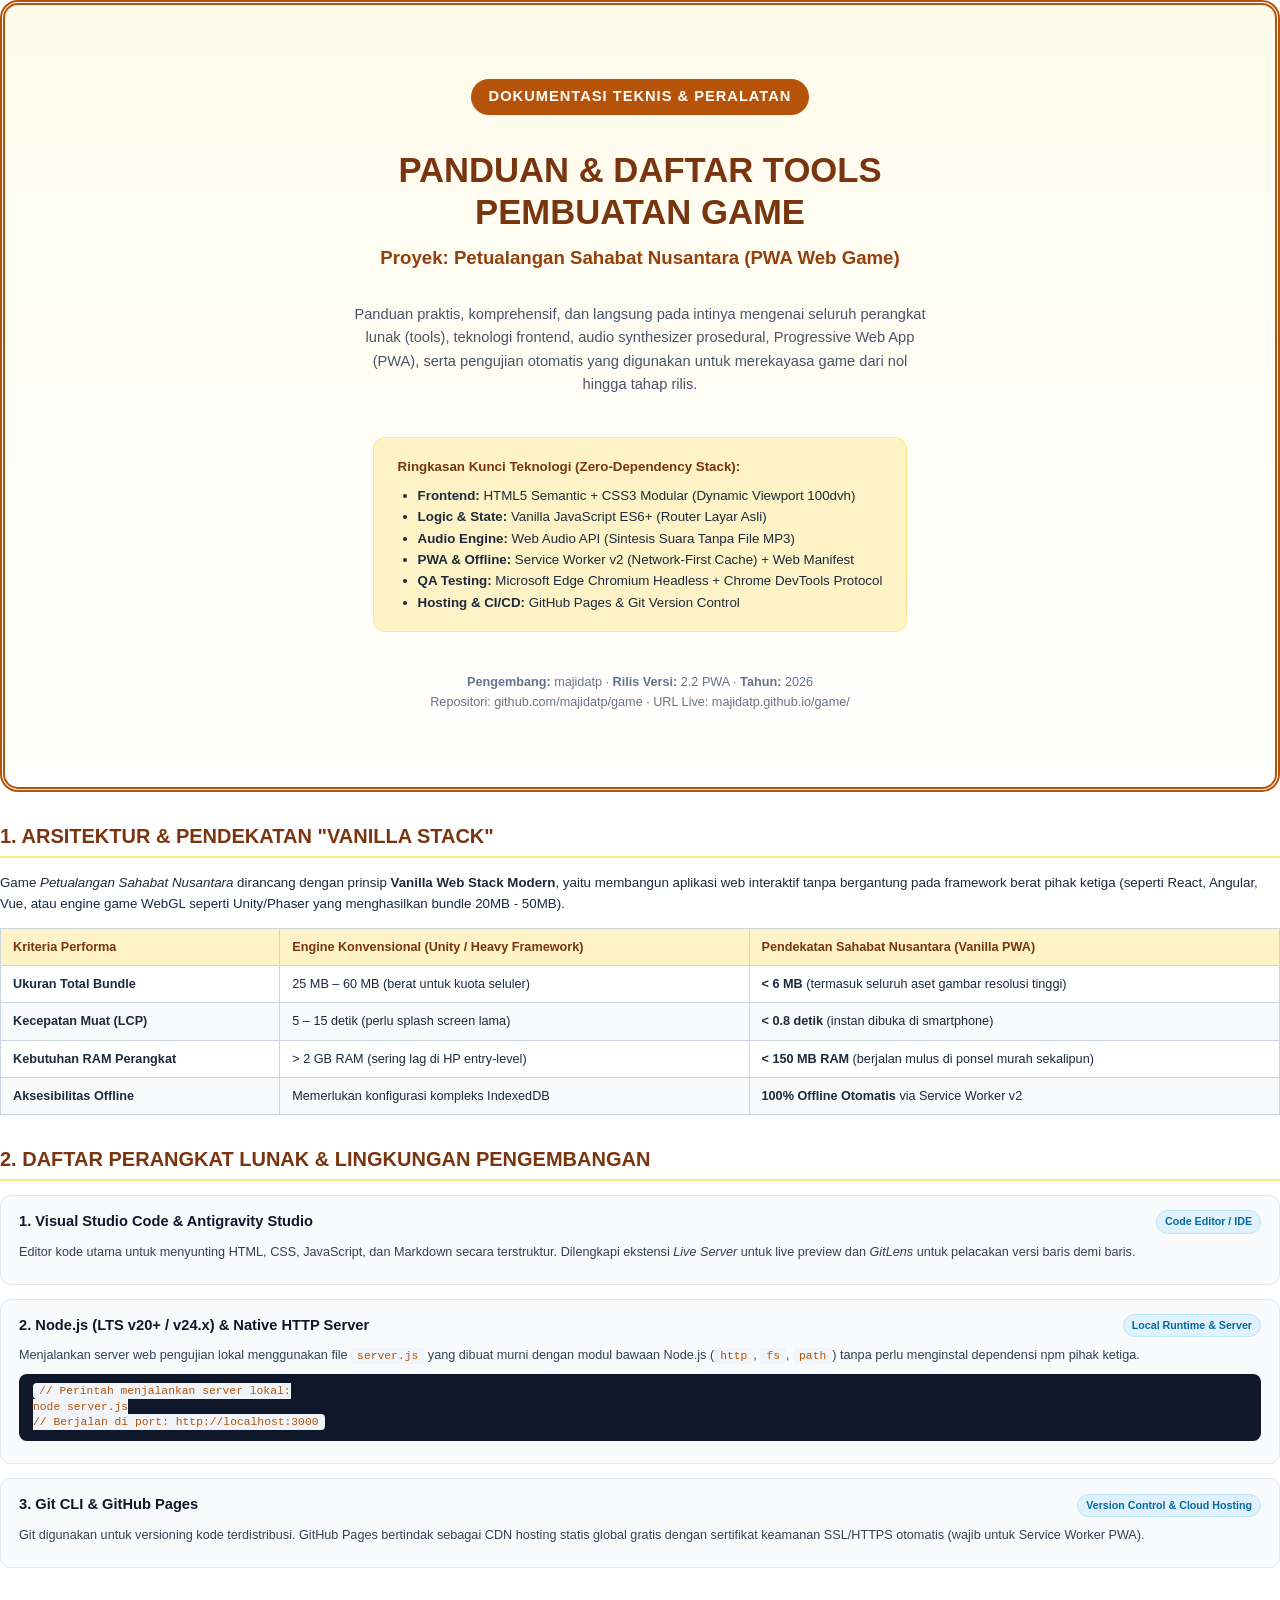
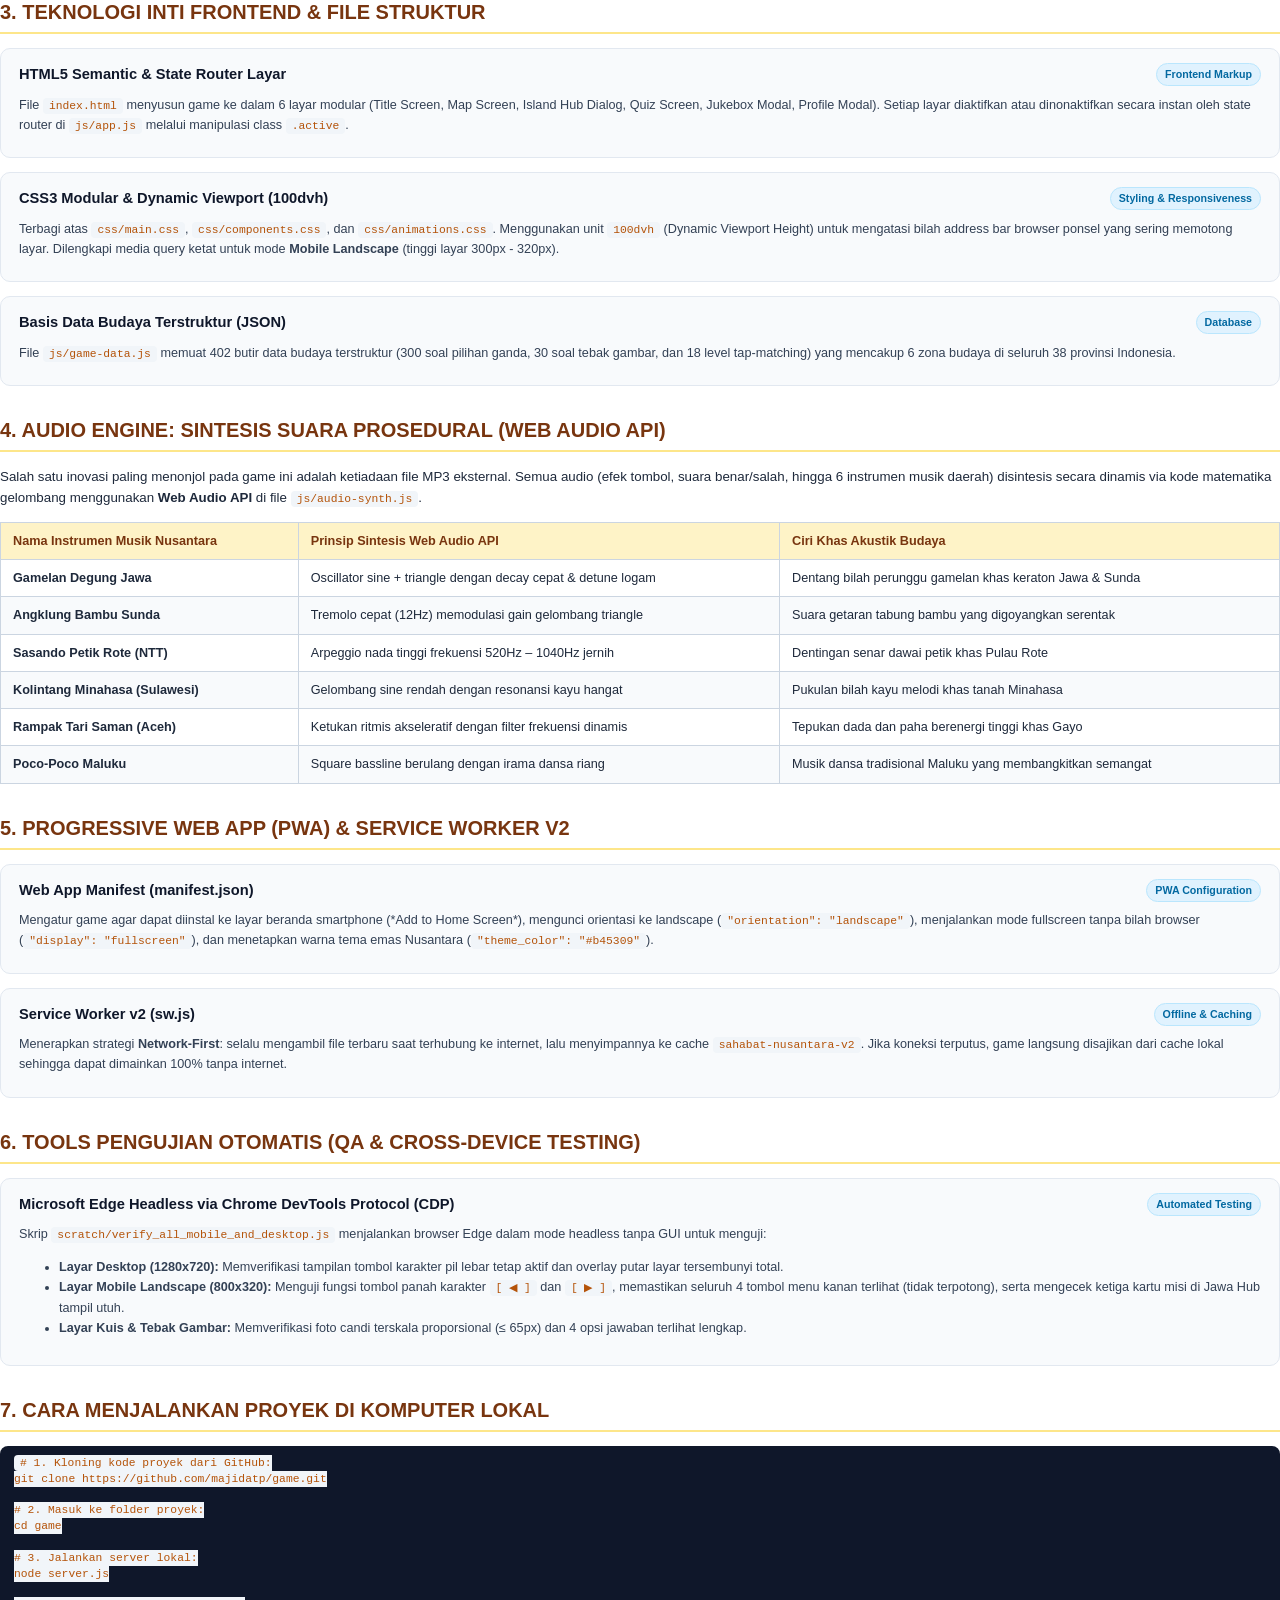
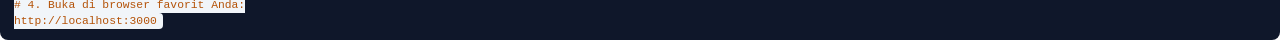
<file: dokumen/daftar_tools_dan_teknologi_game.html>
<!DOCTYPE html>
<html lang="id">
<head>
  <meta charset="UTF-8">
  <title>Panduan & Daftar Tools Pembuatan Game - Petualangan Sahabat Nusantara</title>
  <style>
    @page {
      size: A4;
      margin: 18mm 16mm 20mm 16mm;
      @bottom-right {
        content: counter(page);
        font-family: 'Segoe UI', sans-serif;
        font-size: 9pt;
        color: #78350f;
      }
    }
    
    body {
      font-family: 'Segoe UI', -apple-system, BlinkMacSystemFont, 'Helvetica Neue', Arial, sans-serif;
      font-size: 10pt;
      line-height: 1.6;
      color: #1e293b;
      margin: 0;
      padding: 0;
      background: #ffffff;
    }
    
    .cover-page {
      page-break-after: always;
      display: flex;
      flex-direction: column;
      justify-content: center;
      align-items: center;
      min-height: 88vh;
      text-align: center;
      border: 5px double #b45309;
      border-radius: 18px;
      padding: 40px 30px;
      background: linear-gradient(180deg, #fffbeb 0%, #ffffff 100%);
      box-sizing: border-box;
    }
    
    .cover-badge {
      display: inline-block;
      background: #b45309;
      color: #ffffff;
      padding: 6px 18px;
      border-radius: 20px;
      font-size: 11pt;
      font-weight: 700;
      letter-spacing: 1px;
      text-transform: uppercase;
      margin-bottom: 25px;
    }
    
    .cover-title {
      font-family: 'Segoe UI', 'Trebuchet MS', sans-serif;
      font-size: 26pt;
      font-weight: 900;
      color: #78350f;
      margin: 10px 0;
      line-height: 1.2;
    }
    
    .cover-subtitle {
      font-size: 14pt;
      font-weight: 600;
      color: #92400e;
      margin-bottom: 30px;
    }
    
    .cover-desc {
      font-size: 11pt;
      color: #475569;
      max-width: 580px;
      margin: 0 auto 40px auto;
      line-height: 1.6;
    }
    
    .tool-highlight-box {
      background: #fef3c7;
      border: 1px solid #fde68a;
      border-radius: 12px;
      padding: 18px 24px;
      max-width: 550px;
      margin: 0 auto;
      text-align: left;
      font-size: 10pt;
    }
    
    .tool-highlight-box ul {
      margin: 8px 0 0 0;
      padding-left: 20px;
    }
    
    .cover-meta {
      font-size: 9.5pt;
      color: #64748b;
      margin-top: 40px;
    }
    
    .section-title {
      font-family: 'Segoe UI', 'Trebuchet MS', sans-serif;
      font-size: 15pt;
      font-weight: 800;
      color: #78350f;
      border-bottom: 2px solid #fde68a;
      padding-bottom: 4px;
      margin: 28px 0 14px 0;
      page-break-after: avoid;
    }
    
    .tool-card {
      border: 1px solid #e2e8f0;
      border-radius: 10px;
      padding: 14px 18px;
      margin-bottom: 14px;
      background: #f8fafc;
      page-break-inside: avoid;
    }
    
    .tool-card-header {
      display: flex;
      justify-content: space-between;
      align-items: center;
      margin-bottom: 8px;
    }
    
    .tool-name {
      font-size: 11pt;
      font-weight: 700;
      color: #0f172a;
    }
    
    .tool-tag {
      background: #e0f2fe;
      color: #0369a1;
      font-size: 8pt;
      font-weight: 700;
      padding: 2px 8px;
      border-radius: 12px;
      border: 1px solid #bae6fd;
    }
    
    .tool-desc {
      font-size: 9.5pt;
      color: #334155;
      margin-bottom: 8px;
    }
    
    pre {
      background: #0f172a;
      color: #f8fafc;
      padding: 10px 14px;
      border-radius: 8px;
      font-family: 'Consolas', 'Courier New', monospace;
      font-size: 8.5pt;
      overflow-x: auto;
      margin: 8px 0;
      line-height: 1.4;
    }
    
    code {
      font-family: 'Consolas', 'Courier New', monospace;
      background: #f1f5f9;
      color: #b45309;
      padding: 2px 6px;
      border-radius: 4px;
      font-size: 8.5pt;
    }
    
    table {
      width: 100%;
      border-collapse: collapse;
      margin: 12px 0;
      font-size: 9.5pt;
      page-break-inside: avoid;
    }
    
    th, td {
      border: 1px solid #cbd5e1;
      padding: 8px 12px;
      text-align: left;
    }
    
    th {
      background: #fef3c7;
      color: #78350f;
      font-weight: 700;
    }
    
    tr:nth-child(even) {
      background: #f8fafc;
    }
    
    .page-break {
      page-break-before: always;
    }
  </style>
</head>
<body>

  <!-- COVER PAGE -->
  <div class="cover-page">
    <div class="cover-badge">Dokumentasi Teknis & Peralatan</div>
    <div class="cover-title">PANDUAN & DAFTAR TOOLS<br>PEMBUATAN GAME</div>
    <div class="cover-subtitle">Proyek: Petualangan Sahabat Nusantara (PWA Web Game)</div>
    <div class="cover-desc">
      Panduan praktis, komprehensif, dan langsung pada intinya mengenai seluruh perangkat lunak (tools), 
      teknologi frontend, audio synthesizer prosedural, Progressive Web App (PWA), 
      serta pengujian otomatis yang digunakan untuk merekayasa game dari nol hingga tahap rilis.
    </div>
    
    <div class="tool-highlight-box">
      <strong style="color: #78350f;">Ringkasan Kunci Teknologi (Zero-Dependency Stack):</strong>
      <ul>
        <li><strong>Frontend:</strong> HTML5 Semantic + CSS3 Modular (Dynamic Viewport 100dvh)</li>
        <li><strong>Logic & State:</strong> Vanilla JavaScript ES6+ (Router Layar Asli)</li>
        <li><strong>Audio Engine:</strong> Web Audio API (Sintesis Suara Tanpa File MP3)</li>
        <li><strong>PWA & Offline:</strong> Service Worker v2 (Network-First Cache) + Web Manifest</li>
        <li><strong>QA Testing:</strong> Microsoft Edge Chromium Headless + Chrome DevTools Protocol</li>
        <li><strong>Hosting & CI/CD:</strong> GitHub Pages & Git Version Control</li>
      </ul>
    </div>
    
    <div class="cover-meta">
      <strong>Pengembang:</strong> majidatp &middot; <strong>Rilis Versi:</strong> 2.2 PWA &middot; <strong>Tahun:</strong> 2026<br>
      Repositori: github.com/majidatp/game &middot; URL Live: majidatp.github.io/game/
    </div>
  </div>

  <!-- ISI DOKUMEN -->
  <div class="page-break">
    <div class="section-title">1. ARSITEKTUR & PENDEKATAN "VANILLA STACK"</div>
    <p>
      Game <em>Petualangan Sahabat Nusantara</em> dirancang dengan prinsip <strong>Vanilla Web Stack Modern</strong>, 
      yaitu membangun aplikasi web interaktif tanpa bergantung pada framework berat pihak ketiga (seperti React, Angular, Vue, atau engine game WebGL seperti Unity/Phaser yang menghasilkan bundle 20MB - 50MB).
    </p>
    <table>
      <thead>
        <tr>
          <th>Kriteria Performa</th>
          <th>Engine Konvensional (Unity / Heavy Framework)</th>
          <th>Pendekatan Sahabat Nusantara (Vanilla PWA)</th>
        </tr>
      </thead>
      <tbody>
        <tr>
          <td><strong>Ukuran Total Bundle</strong></td>
          <td>25 MB &ndash; 60 MB (berat untuk kuota seluler)</td>
          <td><strong>&lt; 6 MB</strong> (termasuk seluruh aset gambar resolusi tinggi)</td>
        </tr>
        <tr>
          <td><strong>Kecepatan Muat (LCP)</strong></td>
          <td>5 &ndash; 15 detik (perlu splash screen lama)</td>
          <td><strong>&lt; 0.8 detik</strong> (instan dibuka di smartphone)</td>
        </tr>
        <tr>
          <td><strong>Kebutuhan RAM Perangkat</strong></td>
          <td>&gt; 2 GB RAM (sering lag di HP entry-level)</td>
          <td><strong>&lt; 150 MB RAM</strong> (berjalan mulus di ponsel murah sekalipun)</td>
        </tr>
        <tr>
          <td><strong>Aksesibilitas Offline</strong></td>
          <td>Memerlukan konfigurasi kompleks IndexedDB</td>
          <td><strong>100% Offline Otomatis</strong> via Service Worker v2</td>
        </tr>
      </tbody>
    </table>
  </div>

  <div class="section-title">2. DAFTAR PERANGKAT LUNAK & LINGKUNGAN PENGEMBANGAN</div>
  
  <div class="tool-card">
    <div class="tool-card-header">
      <span class="tool-name">1. Visual Studio Code &amp; Antigravity Studio</span>
      <span class="tool-tag">Code Editor / IDE</span>
    </div>
    <div class="tool-desc">
      Editor kode utama untuk menyunting HTML, CSS, JavaScript, dan Markdown secara terstruktur.
      Dilengkapi ekstensi <em>Live Server</em> untuk live preview dan <em>GitLens</em> untuk pelacakan versi baris demi baris.
    </div>
  </div>

  <div class="tool-card">
    <div class="tool-card-header">
      <span class="tool-name">2. Node.js (LTS v20+ / v24.x) &amp; Native HTTP Server</span>
      <span class="tool-tag">Local Runtime &amp; Server</span>
    </div>
    <div class="tool-desc">
      Menjalankan server web pengujian lokal menggunakan file <code>server.js</code> yang dibuat murni dengan modul bawaan Node.js (<code>http</code>, <code>fs</code>, <code>path</code>) tanpa perlu menginstal dependensi npm pihak ketiga.
    </div>
    <pre><code>// Perintah menjalankan server lokal:
node server.js
// Berjalan di port: http://localhost:3000</code></pre>
  </div>

  <div class="tool-card">
    <div class="tool-card-header">
      <span class="tool-name">3. Git CLI &amp; GitHub Pages</span>
      <span class="tool-tag">Version Control &amp; Cloud Hosting</span>
    </div>
    <div class="tool-desc">
      Git digunakan untuk versioning kode terdistribusi. GitHub Pages bertindak sebagai CDN hosting statis global gratis dengan sertifikat keamanan SSL/HTTPS otomatis (wajib untuk Service Worker PWA).
    </div>
  </div>

  <div class="section-title">3. TEKNOLOGI INTI FRONTEND &amp; FILE STRUKTUR</div>
  
  <div class="tool-card">
    <div class="tool-card-header">
      <span class="tool-name">HTML5 Semantic &amp; State Router Layar</span>
      <span class="tool-tag">Frontend Markup</span>
    </div>
    <div class="tool-desc">
      File <code>index.html</code> menyusun game ke dalam 6 layar modular (Title Screen, Map Screen, Island Hub Dialog, Quiz Screen, Jukebox Modal, Profile Modal). Setiap layar diaktifkan atau dinonaktifkan secara instan oleh state router di <code>js/app.js</code> melalui manipulasi class <code>.active</code>.
    </div>
  </div>

  <div class="tool-card">
    <div class="tool-card-header">
      <span class="tool-name">CSS3 Modular &amp; Dynamic Viewport (100dvh)</span>
      <span class="tool-tag">Styling &amp; Responsiveness</span>
    </div>
    <div class="tool-desc">
      Terbagi atas <code>css/main.css</code>, <code>css/components.css</code>, dan <code>css/animations.css</code>. Menggunakan unit <code>100dvh</code> (Dynamic Viewport Height) untuk mengatasi bilah address bar browser ponsel yang sering memotong layar. Dilengkapi media query ketat untuk mode <strong>Mobile Landscape</strong> (tinggi layar 300px - 320px).
    </div>
  </div>

  <div class="tool-card">
    <div class="tool-card-header">
      <span class="tool-name">Basis Data Budaya Terstruktur (JSON)</span>
      <span class="tool-tag">Database</span>
    </div>
    <div class="tool-desc">
      File <code>js/game-data.js</code> memuat 402 butir data budaya terstruktur (300 soal pilihan ganda, 30 soal tebak gambar, dan 18 level tap-matching) yang mencakup 6 zona budaya di seluruh 38 provinsi Indonesia.
    </div>
  </div>

  <div class="page-break">
    <div class="section-title">4. AUDIO ENGINE: SINTESIS SUARA PROSEDURAL (WEB AUDIO API)</div>
    <p>
      Salah satu inovasi paling menonjol pada game ini adalah ketiadaan file MP3 eksternal. Semua audio (efek tombol, suara benar/salah, hingga 6 instrumen musik daerah) disintesis secara dinamis via kode matematika gelombang menggunakan <strong>Web Audio API</strong> di file <code>js/audio-synth.js</code>.
    </p>

    <table>
      <thead>
        <tr>
          <th>Nama Instrumen Musik Nusantara</th>
          <th>Prinsip Sintesis Web Audio API</th>
          <th>Ciri Khas Akustik Budaya</th>
        </tr>
      </thead>
      <tbody>
        <tr>
          <td><strong>Gamelan Degung Jawa</strong></td>
          <td>Oscillator sine + triangle dengan decay cepat &amp; detune logam</td>
          <td>Dentang bilah perunggu gamelan khas keraton Jawa &amp; Sunda</td>
        </tr>
        <tr>
          <td><strong>Angklung Bambu Sunda</strong></td>
          <td>Tremolo cepat (12Hz) memodulasi gain gelombang triangle</td>
          <td>Suara getaran tabung bambu yang digoyangkan serentak</td>
        </tr>
        <tr>
          <td><strong>Sasando Petik Rote (NTT)</strong></td>
          <td>Arpeggio nada tinggi frekuensi 520Hz &ndash; 1040Hz jernih</td>
          <td>Dentingan senar dawai petik khas Pulau Rote</td>
        </tr>
        <tr>
          <td><strong>Kolintang Minahasa (Sulawesi)</strong></td>
          <td>Gelombang sine rendah dengan resonansi kayu hangat</td>
          <td>Pukulan bilah kayu melodi khas tanah Minahasa</td>
        </tr>
        <tr>
          <td><strong>Rampak Tari Saman (Aceh)</strong></td>
          <td>Ketukan ritmis akseleratif dengan filter frekuensi dinamis</td>
          <td>Tepukan dada dan paha berenergi tinggi khas Gayo</td>
        </tr>
        <tr>
          <td><strong>Poco-Poco Maluku</strong></td>
          <td>Square bassline berulang dengan irama dansa riang</td>
          <td>Musik dansa tradisional Maluku yang membangkitkan semangat</td>
        </tr>
      </tbody>
    </table>
  </div>

  <div class="section-title">5. PROGRESSIVE WEB APP (PWA) &amp; SERVICE WORKER V2</div>
  
  <div class="tool-card">
    <div class="tool-card-header">
      <span class="tool-name">Web App Manifest (manifest.json)</span>
      <span class="tool-tag">PWA Configuration</span>
    </div>
    <div class="tool-desc">
      Mengatur game agar dapat diinstal ke layar beranda smartphone (*Add to Home Screen*), mengunci orientasi ke landscape (<code>"orientation": "landscape"</code>), menjalankan mode fullscreen tanpa bilah browser (<code>"display": "fullscreen"</code>), dan menetapkan warna tema emas Nusantara (<code>"theme_color": "#b45309"</code>).
    </div>
  </div>

  <div class="tool-card">
    <div class="tool-card-header">
      <span class="tool-name">Service Worker v2 (sw.js)</span>
      <span class="tool-tag">Offline &amp; Caching</span>
    </div>
    <div class="tool-desc">
      Menerapkan strategi <strong>Network-First</strong>: selalu mengambil file terbaru saat terhubung ke internet, lalu menyimpannya ke cache <code>sahabat-nusantara-v2</code>. Jika koneksi terputus, game langsung disajikan dari cache lokal sehingga dapat dimainkan 100% tanpa internet.
    </div>
  </div>

  <div class="section-title">6. TOOLS PENGUJIAN OTOMATIS (QA &amp; CROSS-DEVICE TESTING)</div>
  
  <div class="tool-card">
    <div class="tool-card-header">
      <span class="tool-name">Microsoft Edge Headless via Chrome DevTools Protocol (CDP)</span>
      <span class="tool-tag">Automated Testing</span>
    </div>
    <div class="tool-desc">
      Skrip <code>scratch/verify_all_mobile_and_desktop.js</code> menjalankan browser Edge dalam mode headless tanpa GUI untuk menguji:
      <ul>
        <li><strong>Layar Desktop (1280x720):</strong> Memverifikasi tampilan tombol karakter pil lebar tetap aktif dan overlay putar layar tersembunyi total.</li>
        <li><strong>Layar Mobile Landscape (800x320):</strong> Menguji fungsi tombol panah karakter <code>[ ◀ ]</code> dan <code>[ ▶ ]</code>, memastikan seluruh 4 tombol menu kanan terlihat (tidak terpotong), serta mengecek ketiga kartu misi di Jawa Hub tampil utuh.</li>
        <li><strong>Layar Kuis &amp; Tebak Gambar:</strong> Memverifikasi foto candi terskala proporsional (&le; 65px) dan 4 opsi jawaban terlihat lengkap.</li>
      </ul>
    </div>
  </div>

  <div class="section-title">7. CARA MENJALANKAN PROYEK DI KOMPUTER LOKAL</div>
  <pre><code># 1. Kloning kode proyek dari GitHub:
git clone https://github.com/majidatp/game.git

# 2. Masuk ke folder proyek:
cd game

# 3. Jalankan server lokal:
node server.js

# 4. Buka di browser favorit Anda:
http://localhost:3000</code></pre>

</body>
</html>
</file>
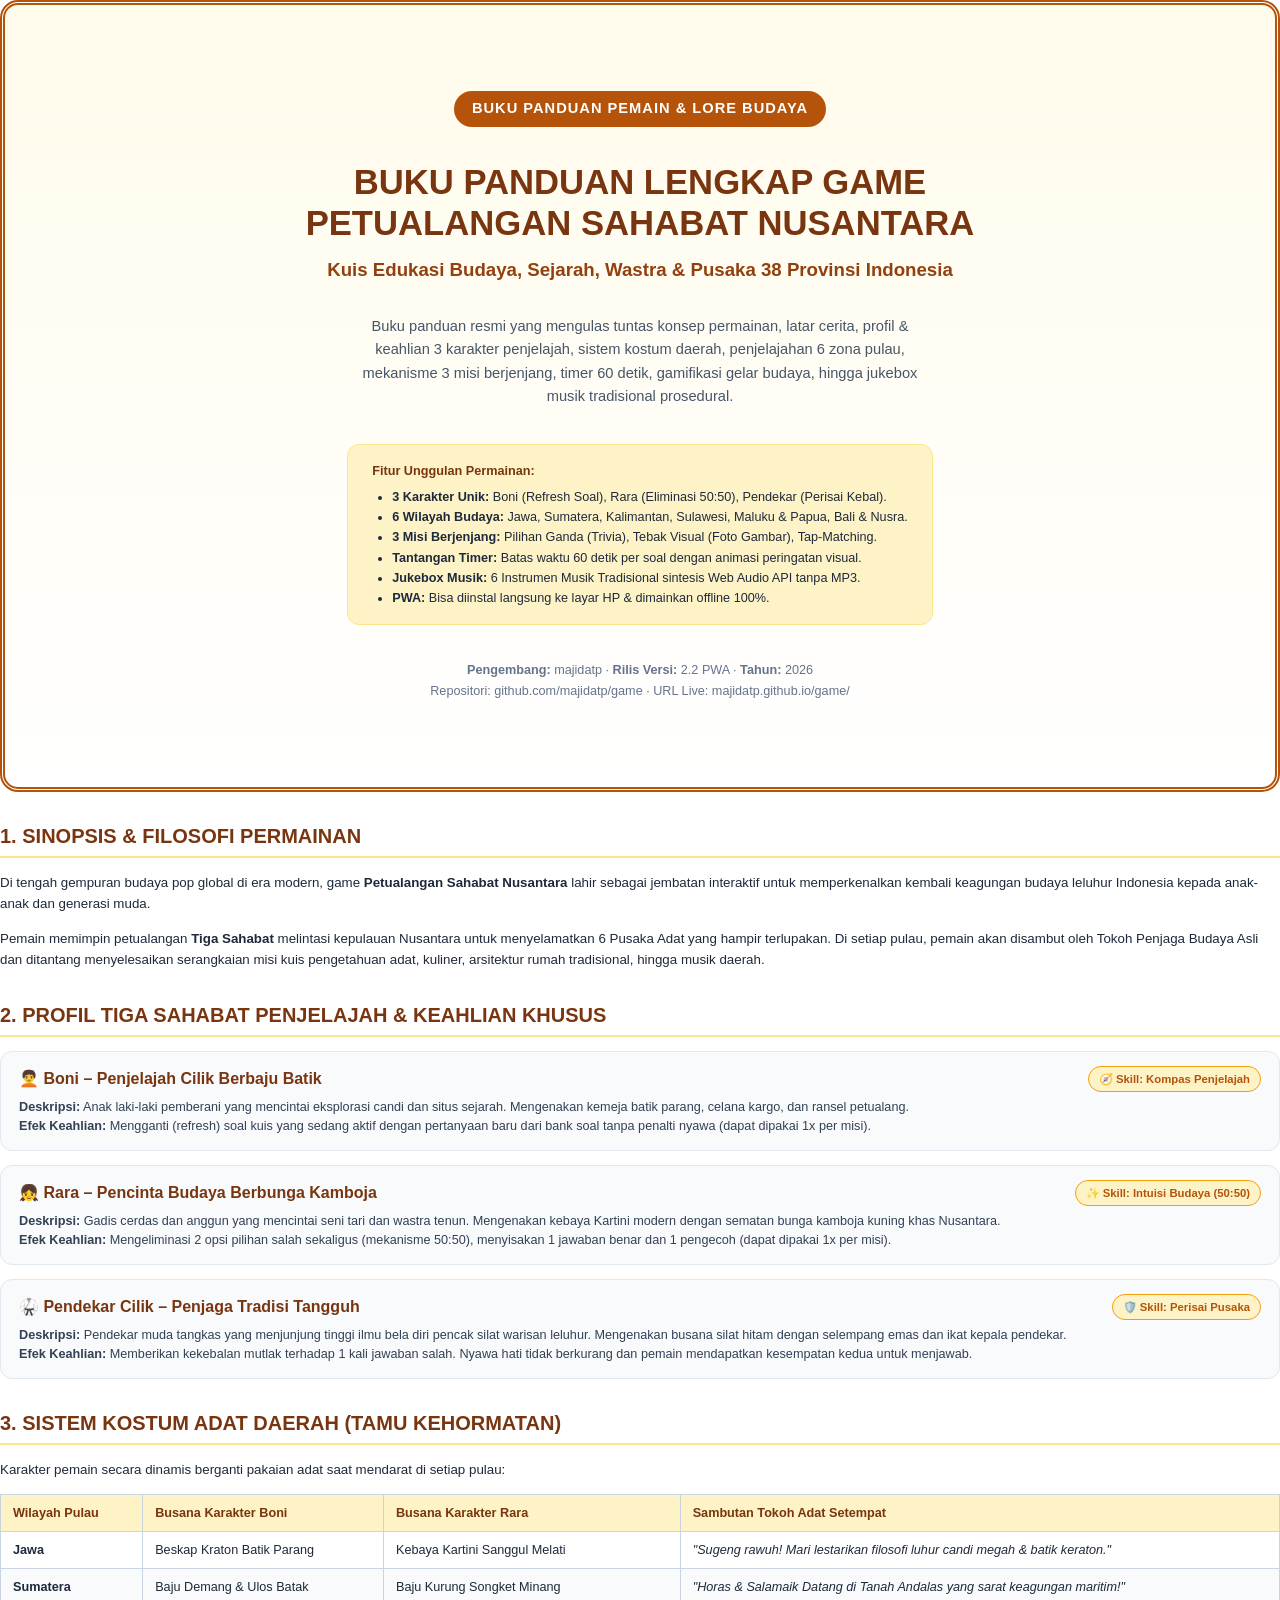
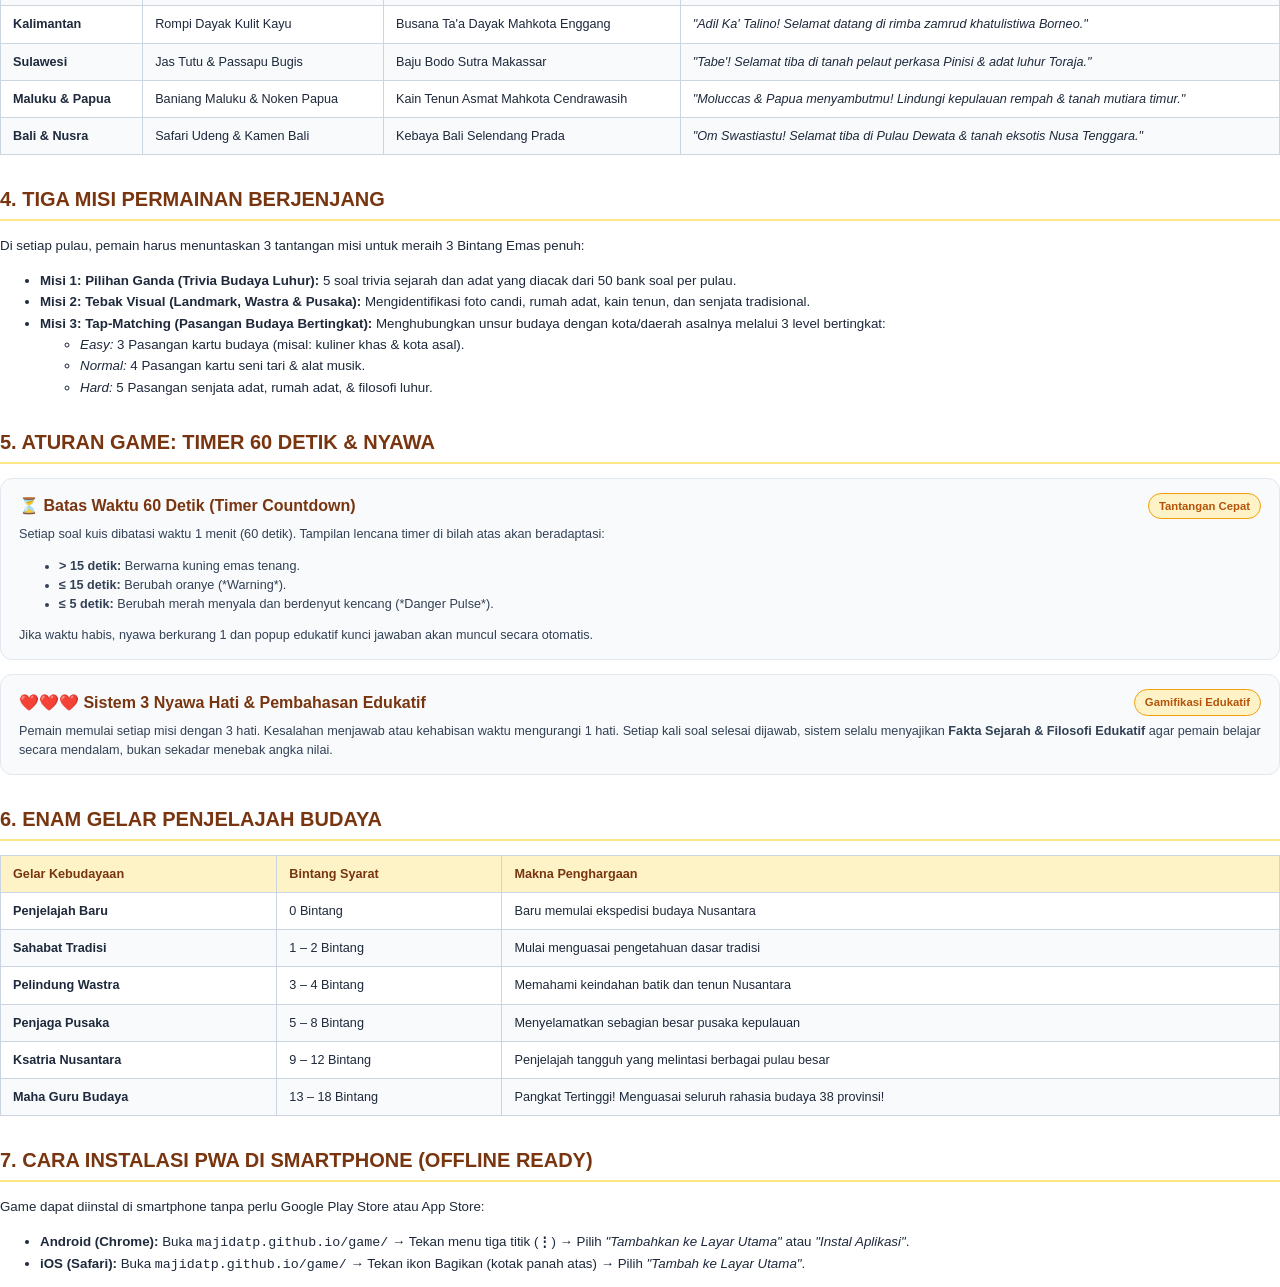
<file: dokumen/panduan_lengkap_game.html>
<!DOCTYPE html>
<html lang="id">
<head>
  <meta charset="UTF-8">
  <title>Buku Panduan & Penjelasan Lengkap Game - Petualangan Sahabat Nusantara</title>
  <style>
    @page {
      size: A4;
      margin: 18mm 16mm 20mm 16mm;
      @bottom-right {
        content: counter(page);
        font-family: 'Segoe UI', sans-serif;
        font-size: 9pt;
        color: #78350f;
      }
    }
    
    body {
      font-family: 'Segoe UI', -apple-system, BlinkMacSystemFont, 'Helvetica Neue', Arial, sans-serif;
      font-size: 10pt;
      line-height: 1.6;
      color: #1e293b;
      margin: 0;
      padding: 0;
      background: #ffffff;
    }
    
    .cover-page {
      page-break-after: always;
      display: flex;
      flex-direction: column;
      justify-content: center;
      align-items: center;
      min-height: 88vh;
      text-align: center;
      border: 5px double #b45309;
      border-radius: 18px;
      padding: 40px 30px;
      background: linear-gradient(180deg, #fffbeb 0%, #ffffff 100%);
      box-sizing: border-box;
    }
    
    .cover-badge {
      display: inline-block;
      background: #b45309;
      color: #ffffff;
      padding: 6px 18px;
      border-radius: 20px;
      font-size: 11pt;
      font-weight: 700;
      letter-spacing: 1px;
      text-transform: uppercase;
      margin-bottom: 25px;
    }
    
    .cover-title {
      font-family: 'Segoe UI', 'Trebuchet MS', sans-serif;
      font-size: 26pt;
      font-weight: 900;
      color: #78350f;
      margin: 10px 0;
      line-height: 1.2;
    }
    
    .cover-subtitle {
      font-size: 14pt;
      font-weight: 600;
      color: #92400e;
      margin-bottom: 30px;
    }
    
    .cover-desc {
      font-size: 11pt;
      color: #475569;
      max-width: 580px;
      margin: 0 auto 35px auto;
      line-height: 1.6;
    }
    
    .guide-features-box {
      background: #fef3c7;
      border: 1px solid #fde68a;
      border-radius: 12px;
      padding: 16px 24px;
      max-width: 540px;
      margin: 0 auto;
      text-align: left;
      font-size: 9.5pt;
    }
    
    .guide-features-box ul {
      margin: 6px 0 0 0;
      padding-left: 20px;
    }
    
    .cover-meta {
      font-size: 9.5pt;
      color: #64748b;
      margin-top: 35px;
    }
    
    .section-title {
      font-family: 'Segoe UI', 'Trebuchet MS', sans-serif;
      font-size: 15pt;
      font-weight: 800;
      color: #78350f;
      border-bottom: 2px solid #fde68a;
      padding-bottom: 4px;
      margin: 28px 0 14px 0;
      page-break-after: avoid;
    }
    
    .char-card {
      border: 1px solid #e2e8f0;
      border-radius: 12px;
      padding: 14px 18px;
      margin-bottom: 14px;
      background: #f8fafc;
      page-break-inside: avoid;
    }
    
    .char-header {
      display: flex;
      justify-content: space-between;
      align-items: center;
      margin-bottom: 6px;
    }
    
    .char-name {
      font-size: 12pt;
      font-weight: 800;
      color: #78350f;
    }
    
    .skill-tag {
      background: #fef3c7;
      color: #b45309;
      border: 1px solid #f59e0b;
      font-size: 8.5pt;
      font-weight: 700;
      padding: 3px 10px;
      border-radius: 14px;
    }
    
    .char-body {
      font-size: 9.5pt;
      color: #334155;
      line-height: 1.5;
    }
    
    table {
      width: 100%;
      border-collapse: collapse;
      margin: 12px 0;
      font-size: 9.5pt;
      page-break-inside: avoid;
    }
    
    th, td {
      border: 1px solid #cbd5e1;
      padding: 8px 12px;
      text-align: left;
    }
    
    th {
      background: #fef3c7;
      color: #78350f;
      font-weight: 700;
    }
    
    tr:nth-child(even) {
      background: #f8fafc;
    }
    
    .page-break {
      page-break-before: always;
    }
  </style>
</head>
<body>

  <!-- COVER PAGE -->
  <div class="cover-page">
    <div class="cover-badge">Buku Panduan Pemain &amp; Lore Budaya</div>
    <div class="cover-title">BUKU PANDUAN LENGKAP GAME<br>PETUALANGAN SAHABAT NUSANTARA</div>
    <div class="cover-subtitle">Kuis Edukasi Budaya, Sejarah, Wastra &amp; Pusaka 38 Provinsi Indonesia</div>
    <div class="cover-desc">
      Buku panduan resmi yang mengulas tuntas konsep permainan, latar cerita, profil &amp; keahlian 3 karakter penjelajah, 
      sistem kostum daerah, penjelajahan 6 zona pulau, mekanisme 3 misi berjenjang, timer 60 detik, 
      gamifikasi gelar budaya, hingga jukebox musik tradisional prosedural.
    </div>
    
    <div class="guide-features-box">
      <strong style="color: #78350f;">Fitur Unggulan Permainan:</strong>
      <ul>
        <li><strong>3 Karakter Unik:</strong> Boni (Refresh Soal), Rara (Eliminasi 50:50), Pendekar (Perisai Kebal).</li>
        <li><strong>6 Wilayah Budaya:</strong> Jawa, Sumatera, Kalimantan, Sulawesi, Maluku &amp; Papua, Bali &amp; Nusra.</li>
        <li><strong>3 Misi Berjenjang:</strong> Pilihan Ganda (Trivia), Tebak Visual (Foto Gambar), Tap-Matching.</li>
        <li><strong>Tantangan Timer:</strong> Batas waktu 60 detik per soal dengan animasi peringatan visual.</li>
        <li><strong>Jukebox Musik:</strong> 6 Instrumen Musik Tradisional sintesis Web Audio API tanpa MP3.</li>
        <li><strong>PWA:</strong> Bisa diinstal langsung ke layar HP &amp; dimainkan offline 100%.</li>
      </ul>
    </div>
    
    <div class="cover-meta">
      <strong>Pengembang:</strong> majidatp &middot; <strong>Rilis Versi:</strong> 2.2 PWA &middot; <strong>Tahun:</strong> 2026<br>
      Repositori: github.com/majidatp/game &middot; URL Live: majidatp.github.io/game/
    </div>
  </div>

  <!-- ISI BUKU PANDUAN -->
  <div class="page-break">
    <div class="section-title">1. SINOPSIS &amp; FILOSOFI PERMAINAN</div>
    <p>
      Di tengah gempuran budaya pop global di era modern, game <strong>Petualangan Sahabat Nusantara</strong> lahir sebagai jembatan interaktif untuk memperkenalkan kembali keagungan budaya leluhur Indonesia kepada anak-anak dan generasi muda.
    </p>
    <p>
      Pemain memimpin petualangan <strong>Tiga Sahabat</strong> melintasi kepulauan Nusantara untuk menyelamatkan 6 Pusaka Adat yang hampir terlupakan. Di setiap pulau, pemain akan disambut oleh Tokoh Penjaga Budaya Asli dan ditantang menyelesaikan serangkaian misi kuis pengetahuan adat, kuliner, arsitektur rumah tradisional, hingga musik daerah.
    </p>
  </div>

  <div class="section-title">2. PROFIL TIGA SAHABAT PENJELAJAH &amp; KEAHLIAN KHUSUS</div>
  
  <div class="char-card">
    <div class="char-header">
      <span class="char-name">🧑‍🦱 Boni &ndash; Penjelajah Cilik Berbaju Batik</span>
      <span class="skill-tag">🧭 Skill: Kompas Penjelajah</span>
    </div>
    <div class="char-body">
      <strong>Deskripsi:</strong> Anak laki-laki pemberani yang mencintai eksplorasi candi dan situs sejarah. Mengenakan kemeja batik parang, celana kargo, dan ransel petualang.<br>
      <strong>Efek Keahlian:</strong> Mengganti (refresh) soal kuis yang sedang aktif dengan pertanyaan baru dari bank soal tanpa penalti nyawa (dapat dipakai 1x per misi).
    </div>
  </div>

  <div class="char-card">
    <div class="char-header">
      <span class="char-name">👧 Rara &ndash; Pencinta Budaya Berbunga Kamboja</span>
      <span class="skill-tag">✨ Skill: Intuisi Budaya (50:50)</span>
    </div>
    <div class="char-body">
      <strong>Deskripsi:</strong> Gadis cerdas dan anggun yang mencintai seni tari dan wastra tenun. Mengenakan kebaya Kartini modern dengan sematan bunga kamboja kuning khas Nusantara.<br>
      <strong>Efek Keahlian:</strong> Mengeliminasi 2 opsi pilihan salah sekaligus (mekanisme 50:50), menyisakan 1 jawaban benar dan 1 pengecoh (dapat dipakai 1x per misi).
    </div>
  </div>

  <div class="char-card">
    <div class="char-header">
      <span class="char-name">🥋 Pendekar Cilik &ndash; Penjaga Tradisi Tangguh</span>
      <span class="skill-tag">🛡️ Skill: Perisai Pusaka</span>
    </div>
    <div class="char-body">
      <strong>Deskripsi:</strong> Pendekar muda tangkas yang menjunjung tinggi ilmu bela diri pencak silat warisan leluhur. Mengenakan busana silat hitam dengan selempang emas dan ikat kepala pendekar.<br>
      <strong>Efek Keahlian:</strong> Memberikan kekebalan mutlak terhadap 1 kali jawaban salah. Nyawa hati tidak berkurang dan pemain mendapatkan kesempatan kedua untuk menjawab.
    </div>
  </div>

  <div class="section-title">3. SISTEM KOSTUM ADAT DAERAH (TAMU KEHORMATAN)</div>
  <p>
    Karakter pemain secara dinamis berganti pakaian adat saat mendarat di setiap pulau:
  </p>
  <table>
    <thead>
      <tr>
        <th>Wilayah Pulau</th>
        <th>Busana Karakter Boni</th>
        <th>Busana Karakter Rara</th>
        <th>Sambutan Tokoh Adat Setempat</th>
      </tr>
    </thead>
    <tbody>
      <tr>
        <td><strong>Jawa</strong></td>
        <td>Beskap Kraton Batik Parang</td>
        <td>Kebaya Kartini Sanggul Melati</td>
        <td><em>"Sugeng rawuh! Mari lestarikan filosofi luhur candi megah &amp; batik keraton."</em></td>
      </tr>
      <tr>
        <td><strong>Sumatera</strong></td>
        <td>Baju Demang &amp; Ulos Batak</td>
        <td>Baju Kurung Songket Minang</td>
        <td><em>"Horas &amp; Salamaik Datang di Tanah Andalas yang sarat keagungan maritim!"</em></td>
      </tr>
      <tr>
        <td><strong>Kalimantan</strong></td>
        <td>Rompi Dayak Kulit Kayu</td>
        <td>Busana Ta'a Dayak Mahkota Enggang</td>
        <td><em>"Adil Ka' Talino! Selamat datang di rimba zamrud khatulistiwa Borneo."</em></td>
      </tr>
      <tr>
        <td><strong>Sulawesi</strong></td>
        <td>Jas Tutu &amp; Passapu Bugis</td>
        <td>Baju Bodo Sutra Makassar</td>
        <td><em>"Tabe'! Selamat tiba di tanah pelaut perkasa Pinisi &amp; adat luhur Toraja."</em></td>
      </tr>
      <tr>
        <td><strong>Maluku &amp; Papua</strong></td>
        <td>Baniang Maluku &amp; Noken Papua</td>
        <td>Kain Tenun Asmat Mahkota Cendrawasih</td>
        <td><em>"Moluccas &amp; Papua menyambutmu! Lindungi kepulauan rempah &amp; tanah mutiara timur."</em></td>
      </tr>
      <tr>
        <td><strong>Bali &amp; Nusra</strong></td>
        <td>Safari Udeng &amp; Kamen Bali</td>
        <td>Kebaya Bali Selendang Prada</td>
        <td><em>"Om Swastiastu! Selamat tiba di Pulau Dewata &amp; tanah eksotis Nusa Tenggara."</em></td>
      </tr>
    </tbody>
  </table>

  <div class="page-break">
    <div class="section-title">4. TIGA MISI PERMAINAN BERJENJANG</div>
    <p>
      Di setiap pulau, pemain harus menuntaskan 3 tantangan misi untuk meraih 3 Bintang Emas penuh:
    </p>
    <ul>
      <li><strong>Misi 1: Pilihan Ganda (Trivia Budaya Luhur):</strong> 5 soal trivia sejarah dan adat yang diacak dari 50 bank soal per pulau.</li>
      <li><strong>Misi 2: Tebak Visual (Landmark, Wastra &amp; Pusaka):</strong> Mengidentifikasi foto candi, rumah adat, kain tenun, dan senjata tradisional.</li>
      <li><strong>Misi 3: Tap-Matching (Pasangan Budaya Bertingkat):</strong> Menghubungkan unsur budaya dengan kota/daerah asalnya melalui 3 level bertingkat:
        <ul>
          <li><em>Easy:</em> 3 Pasangan kartu budaya (misal: kuliner khas &amp; kota asal).</li>
          <li><em>Normal:</em> 4 Pasangan kartu seni tari &amp; alat musik.</li>
          <li><em>Hard:</em> 5 Pasangan senjata adat, rumah adat, &amp; filosofi luhur.</li>
        </ul>
      </li>
    </ul>
  </div>

  <div class="section-title">5. ATURAN GAME: TIMER 60 DETIK &amp; NYAWA</div>
  <div class="char-card">
    <div class="char-header">
      <span class="char-name">⏳ Batas Waktu 60 Detik (Timer Countdown)</span>
      <span class="skill-tag">Tantangan Cepat</span>
    </div>
    <div class="char-body">
      Setiap soal kuis dibatasi waktu 1 menit (60 detik). Tampilan lencana timer di bilah atas akan beradaptasi:
      <ul>
        <li><strong>&gt; 15 detik:</strong> Berwarna kuning emas tenang.</li>
        <li><strong>&le; 15 detik:</strong> Berubah oranye (*Warning*).</li>
        <li><strong>&le; 5 detik:</strong> Berubah merah menyala dan berdenyut kencang (*Danger Pulse*).</li>
      </ul>
      Jika waktu habis, nyawa berkurang 1 dan popup edukatif kunci jawaban akan muncul secara otomatis.
    </div>
  </div>

  <div class="char-card">
    <div class="char-header">
      <span class="char-name">❤️❤️❤️ Sistem 3 Nyawa Hati &amp; Pembahasan Edukatif</span>
      <span class="skill-tag">Gamifikasi Edukatif</span>
    </div>
    <div class="char-body">
      Pemain memulai setiap misi dengan 3 hati. Kesalahan menjawab atau kehabisan waktu mengurangi 1 hati. Setiap kali soal selesai dijawab, sistem selalu menyajikan <strong>Fakta Sejarah &amp; Filosofi Edukatif</strong> agar pemain belajar secara mendalam, bukan sekadar menebak angka nilai.
    </div>
  </div>

  <div class="section-title">6. ENAM GELAR PENJELAJAH BUDAYA</div>
  <table>
    <thead>
      <tr>
        <th>Gelar Kebudayaan</th>
        <th>Bintang Syarat</th>
        <th>Makna Penghargaan</th>
      </tr>
    </thead>
    <tbody>
      <tr><td><strong>Penjelajah Baru</strong></td><td>0 Bintang</td><td>Baru memulai ekspedisi budaya Nusantara</td></tr>
      <tr><td><strong>Sahabat Tradisi</strong></td><td>1 &ndash; 2 Bintang</td><td>Mulai menguasai pengetahuan dasar tradisi</td></tr>
      <tr><td><strong>Pelindung Wastra</strong></td><td>3 &ndash; 4 Bintang</td><td>Memahami keindahan batik dan tenun Nusantara</td></tr>
      <tr><td><strong>Penjaga Pusaka</strong></td><td>5 &ndash; 8 Bintang</td><td>Menyelamatkan sebagian besar pusaka kepulauan</td></tr>
      <tr><td><strong>Ksatria Nusantara</strong></td><td>9 &ndash; 12 Bintang</td><td>Penjelajah tangguh yang melintasi berbagai pulau besar</td></tr>
      <tr><td><strong>Maha Guru Budaya</strong></td><td>13 &ndash; 18 Bintang</td><td>Pangkat Tertinggi! Menguasai seluruh rahasia budaya 38 provinsi!</td></tr>
    </tbody>
  </table>

  <div class="section-title">7. CARA INSTALASI PWA DI SMARTPHONE (OFFLINE READY)</div>
  <p>
    Game dapat diinstal di smartphone tanpa perlu Google Play Store atau App Store:
  </p>
  <ul>
    <li><strong>Android (Chrome):</strong> Buka <code>majidatp.github.io/game/</code> &rarr; Tekan menu tiga titik (<strong>⋮</strong>) &rarr; Pilih <em>"Tambahkan ke Layar Utama"</em> atau <em>"Instal Aplikasi"</em>.</li>
    <li><strong>iOS (Safari):</strong> Buka <code>majidatp.github.io/game/</code> &rarr; Tekan ikon Bagikan (kotak panah atas) &rarr; Pilih <em>"Tambah ke Layar Utama"</em>.</li>
  </ul>
</body>
</html>
</file>
<file: css/main.css>
/* main.css - Tata Letak dan Tema Visual Nusantara */
:root {
  --wood-dark: #6d411b;
  --wood-mid: #9b5c2a;
  --wood-light: #c98242;
  --wood-border: #442409;
  --gold-primary: #f59e0b;
  --gold-glow: #fef08a;
  --gold-dark: #b45309;
  --sky-blue: #38bdf8;
  --ocean-blue: #0284c7;
  --jungle-green: #15803d;
  --text-dark: #37200e;
  --text-light: #ffffff;
}

* {
  box-sizing: border-box;
  margin: 0;
  padding: 0;
  user-select: none;
  -webkit-user-select: none;
  -webkit-tap-highlight-color: transparent;
}

body {
  font-family: 'Baloo 2', 'Fredoka', 'Comic Sans MS', cursive, sans-serif;
  background: #000;
  color: #fff;
  width: 100vw;
  height: 100vh;
  height: 100dvh;
  margin: 0;
  padding: 0;
  display: flex;
  justify-content: center;
  align-items: center;
  overflow: hidden;
}

/* Container Layar Game Fullscreen 100vw x 100vh (Tanpa Kartu / Bingkai Gelap) */
#game-wrapper {
  position: relative;
  width: 100vw;
  height: 100vh;
  height: 100dvh;
  max-width: 100vw;
  max-height: 100vh;
  max-height: 100dvh;
  background: #38bdf8;
  border: none;
  box-shadow: none;
  border-radius: 0;
  overflow: hidden;
}

@media (max-height: 600px) {
  #game-wrapper {
    height: 100vh;
    max-height: 100vh;
  }
}

/* Navigasi Layar Game (State Router) */
.game-screen {
  position: absolute;
  top: 0;
  left: 0;
  width: 100%;
  height: 100%;
  display: none;
  flex-direction: column;
  overflow: hidden;
}

.game-screen.active {
  display: flex;
}

/* Bar Kontrol Atas (Sound & Stats) */
.top-bar-overlay {
  position: absolute;
  top: 12px;
  right: 14px;
  z-index: 100;
  display: flex;
  gap: 10px;
}

.btn-sound-toggle {
  background: rgba(0, 0, 0, 0.55);
  border: 2px solid rgba(255, 255, 255, 0.6);
  color: #fff;
  padding: 6px 14px;
  border-radius: 20px;
  font-size: 13px;
  font-weight: bold;
  cursor: pointer;
  backdrop-filter: blur(4px);
  transition: transform 0.1s, background 0.2s;
}

.btn-sound-toggle:active {
  transform: scale(0.92);
}
</file>
<file: css/components.css>
/* components.css - Elemen Visual & UI Game Menggunakan Aset Asli Panduan (Skala Sempurna) */

/* --- PAPAN JUDUL KAYU NUSANTARA --- */
.wood-board-title {
  position: relative;
  background: linear-gradient(180deg, #d97706 0%, #92400e 45%, #78350f 100%);
  border: 4px solid #451a03;
  border-radius: 14px;
  padding: 8px 22px;
  box-shadow: 0 6px 12px rgba(0,0,0,0.4), inset 0 2px 4px rgba(255,255,255,0.4);
  text-align: center;
  margin: 6px auto 6px auto;
  max-width: 90%;
}

.wood-board-title h1 {
  font-size: 23px;
  font-weight: 900;
  color: #fff;
  text-shadow: 2px 2px 0 #451a03, -2px -2px 0 #451a03, 2px -2px 0 #451a03, -2px 2px 0 #451a03, 0 4px 6px rgba(0,0,0,0.6);
  letter-spacing: 0.5px;
}

.wood-board-title p {
  font-size: 12px;
  color: #fef08a;
  font-weight: bold;
  text-shadow: 1px 1px 2px #451a03;
  margin-top: 2px;
}

/* --- TOMBOL 3D PLAYFUL --- */
.btn-3d {
  position: relative;
  display: inline-flex;
  align-items: center;
  justify-content: center;
  gap: 8px;
  padding: 10px 20px;
  font-size: 14px;
  font-weight: 800;
  border-radius: 25px;
  cursor: pointer;
  border: none;
  text-decoration: none;
  text-shadow: 0 1px 2px rgba(0,0,0,0.4);
  box-shadow: 0 4px 0 var(--btn-shadow, #b45309), 0 6px 12px rgba(0,0,0,0.3);
  transition: transform 0.08s ease, box-shadow 0.08s ease;
}

.btn-3d:active {
  transform: translateY(3px);
  box-shadow: 0 1px 0 var(--btn-shadow, #b45309), 0 2px 4px rgba(0,0,0,0.3);
}

.btn-start {
  background: linear-gradient(180deg, #fef08a 0%, #fbbf24 25%, #f59e0b 65%, #d97706 100%);
  color: #451a03;
  border: 3px solid #78350f;
  border-radius: 24px;
  font-size: 17px;
  font-weight: 900;
  padding: 12px 28px;
  box-shadow: 0 5px 0 #78350f, 0 8px 16px rgba(0,0,0,0.35), inset 0 2px 2px rgba(255,255,255,0.7);
  text-shadow: 1px 1px 0 #fef08a;
  letter-spacing: 0.5px;
  animation: pulseButtonOrange 2.6s infinite ease-in-out;
}

.btn-start:hover {
  background: linear-gradient(180deg, #fffbeb 0%, #fde047 25%, #fbbf24 65%, #ea580c 100%);
  transform: translateY(-2px);
  box-shadow: 0 7px 0 #78350f, 0 10px 20px rgba(0,0,0,0.4), inset 0 2px 3px rgba(255,255,255,0.9);
}

.btn-start:active {
  transform: translateY(4px);
  box-shadow: 0 1px 0 #78350f, 0 3px 6px rgba(0,0,0,0.3);
}

@keyframes pulseButtonOrange {
  0%, 100% {
    transform: scale(1);
    box-shadow: 0 4px 0 #78350f, 0 6px 14px rgba(245, 158, 11, 0.4), inset 0 2px 2px rgba(255,255,255,0.7);
  }
  50% {
    transform: scale(1.025);
    box-shadow: 0 5px 0 #78350f, 0 10px 20px rgba(245, 158, 11, 0.7), inset 0 2px 3px rgba(255,255,255,0.9);
  }
}

.btn-blue {
  background: linear-gradient(180deg, #7dd3fc 0%, #38bdf8 30%, #0284c7 70%, #0369a1 100%);
  color: #ffffff;
  border: 3px solid #075985;
  border-radius: 24px;
  font-weight: 900;
  box-shadow: 0 4px 0 #075985, 0 6px 14px rgba(2, 132, 199, 0.4), inset 0 2px 2px rgba(255, 255, 255, 0.8);
  text-shadow: 0 1px 2px rgba(0, 0, 0, 0.5);
  animation: pulseButtonBlue 2.6s infinite ease-in-out;
}

.btn-blue:hover {
  background: linear-gradient(180deg, #bae6fd 0%, #7dd3fc 30%, #38bdf8 70%, #0284c7 100%);
  transform: translateY(-2px);
  box-shadow: 0 6px 0 #075985, 0 8px 18px rgba(2, 132, 199, 0.55), inset 0 2px 3px rgba(255, 255, 255, 0.95);
}

.btn-blue:active {
  transform: translateY(3px);
  box-shadow: 0 1px 0 #075985, 0 2px 4px rgba(0, 0, 0, 0.3);
}

@keyframes pulseButtonBlue {
  0%, 100% {
    transform: scale(1);
    box-shadow: 0 4px 0 #075985, 0 6px 14px rgba(2, 132, 199, 0.4), inset 0 2px 2px rgba(255, 255, 255, 0.8);
  }
  50% {
    transform: scale(1.025);
    box-shadow: 0 5px 0 #075985, 0 10px 20px rgba(56, 189, 248, 0.7), inset 0 2px 3px rgba(255, 255, 255, 0.95);
  }
}

.btn-green {
  background: linear-gradient(180deg, #86efac 0%, #4ade80 30%, #16a34a 70%, #15803d 100%);
  color: #ffffff;
  border: 3px solid #14532d;
  border-radius: 24px;
  font-weight: 900;
  box-shadow: 0 4px 0 #14532d, 0 6px 14px rgba(22, 163, 74, 0.4), inset 0 2px 2px rgba(255, 255, 255, 0.8);
  text-shadow: 0 1px 2px rgba(0, 0, 0, 0.5);
  animation: pulseButtonGreen 2.6s infinite ease-in-out;
}

.btn-green:hover {
  background: linear-gradient(180deg, #bbf7d0 0%, #86efac 30%, #4ade80 70%, #16a34a 100%);
  transform: translateY(-2px);
  box-shadow: 0 6px 0 #14532d, 0 8px 18px rgba(22, 163, 74, 0.55), inset 0 2px 3px rgba(255, 255, 255, 0.95);
}

.btn-green:active {
  transform: translateY(3px);
  box-shadow: 0 1px 0 #14532d, 0 2px 4px rgba(0, 0, 0, 0.3);
}

@keyframes pulseButtonGreen {
  0%, 100% {
    transform: scale(1);
    box-shadow: 0 4px 0 #14532d, 0 6px 14px rgba(22, 163, 74, 0.4), inset 0 2px 2px rgba(255, 255, 255, 0.8);
  }
  50% {
    transform: scale(1.025);
    box-shadow: 0 5px 0 #14532d, 0 10px 20px rgba(74, 222, 128, 0.7), inset 0 2px 3px rgba(255, 255, 255, 0.95);
  }
}

/* --- TITLE SCREEN (MENU UTAMA IDENTIK PANEL KIRI-ATAS) --- */
#screen-title {
  position: absolute;
  top: 0;
  left: 0;
  width: 100%;
  height: 100%;
  overflow: hidden;
  display: none;
  flex-direction: column;
}

#screen-title.active {
  display: flex;
}

/* Background Fullscreen Alam Nusantara (object-fit: cover) */
.title-bg-fullscreen {
  position: absolute;
  top: 0;
  left: 0;
  width: 100%;
  height: 100%;
  object-fit: cover;
  z-index: 1;
}

/* Papan Judul Kayu Besar di Tengah Atas */
.title-board-wrapper {
  position: absolute;
  top: 14px;
  left: 50%;
  transform: translateX(-50%);
  z-index: 10;
  text-align: center;
  pointer-events: none;
  width: 90%;
  max-width: 580px;
}

.title-wood-plank {
  position: relative;
  display: inline-block;
  background: linear-gradient(180deg, #b45309 0%, #854d0e 30%, #78350f 75%, #451a03 100%);
  border: 4.5px solid #3b1803;
  border-radius: 24px;
  padding: 10px 42px 14px 42px;
  box-shadow: 0 10px 22px rgba(0,0,0,0.55), inset 0 2px 4px rgba(255,255,255,0.4);
  pointer-events: auto;
}

.decor-leaf {
  position: absolute;
  font-size: 28px;
  filter: drop-shadow(0 2px 4px rgba(0,0,0,0.3));
}
.leaf-left { top: -12px; left: -10px; transform: rotate(-25deg); }
.leaf-right { top: -10px; right: -8px; transform: rotate(35deg); }

/* Bendera Merah Putih di Kanan Atas Papan */
.title-flag-badge {
  position: absolute;
  top: -18px;
  right: 22px;
  display: flex;
  align-items: flex-end;
  gap: 2px;
  filter: drop-shadow(0 4px 6px rgba(0,0,0,0.45));
}

.flag-pole {
  width: 3.5px;
  height: 40px;
  background: #78350f;
  border-radius: 2px;
}

.mini-flag {
  width: 40px;
  height: 25px;
  border-radius: 3px;
  overflow: hidden;
  border: 1.5px solid #451a03;
  display: flex;
  flex-direction: column;
  transform: skewY(-4deg);
  box-shadow: 0 2px 5px rgba(0,0,0,0.35);
}

.flag-red { background: #dc2626; height: 50%; width: 100%; }
.flag-white { background: #ffffff; height: 50%; width: 100%; }

/* Teks Emas 3D Bergaya Game */
.title-gold-text {
  display: flex;
  flex-direction: column;
  align-items: center;
}

.title-word-top {
  font-family: 'Baloo 2', 'Fredoka', cursive, sans-serif;
  font-size: 30px;
  font-weight: 900;
  line-height: 1.1;
  color: #fff9c4;
  text-shadow: 
    3px 3px 0 #451a03, -3px -3px 0 #451a03, 
    3px -3px 0 #451a03, -3px 3px 0 #451a03, 
    0 5px 0 #2c1102, 0 8px 14px rgba(0,0,0,0.65);
  letter-spacing: 1px;
}

.title-word-bottom {
  font-family: 'Baloo 2', 'Fredoka', cursive, sans-serif;
  font-size: 36px;
  font-weight: 900;
  line-height: 1.1;
  color: #fef08a;
  text-shadow: 
    3.5px 3.5px 0 #451a03, -3.5px -3.5px 0 #451a03, 
    3.5px -3.5px 0 #451a03, -3.5px 3.5px 0 #451a03, 
    0 6px 0 #2c1102, 0 10px 16px rgba(0,0,0,0.75);
  letter-spacing: 1px;
}

/* Sub-papan Kayu Melengkung di Bawah */
.title-wood-subplank {
  position: relative;
  margin: -8px auto 0 auto;
  display: inline-block;
  background: linear-gradient(180deg, #fef08a 0%, #fde047 50%, #f59e0b 100%);
  border: 3px solid #78350f;
  border-radius: 16px;
  padding: 4px 22px;
  font-size: 14px;
  font-weight: 800;
  color: #451a03;
  text-shadow: 1px 1px 0 rgba(255,255,255,0.7);
  box-shadow: 0 4px 10px rgba(0,0,0,0.35);
  white-space: nowrap;
}

/* Area Panggung Bawah */
.title-main-stage {
  position: absolute;
  bottom: 0;
  left: 0;
  width: 100%;
  height: 80%;
  display: flex;
  justify-content: space-between;
  align-items: flex-end;
  padding: 0 5vw 2.5vh 5vw;
  z-index: 5;
  pointer-events: none;
}

/* Panggung Karakter Pilihan (Kotak Tengah & Tab) */
.characters-hero-section {
  display: flex;
  flex-direction: column;
  align-items: center;
  justify-content: flex-end;
  pointer-events: auto;
  z-index: 6;
  width: 48vw;
  max-width: 440px;
  height: 72vh;
  max-height: 72vh;
}

.trio-image-wrapper {
  width: 320px;
  height: 52vh;
  max-height: 380px;
  display: flex;
  align-items: center;
  justify-content: center;
  filter: drop-shadow(0 12px 18px rgba(0,0,0,0.45));
}

.img-trio-hero {
  max-width: 100%;
  max-height: 100%;
  object-fit: contain;
  display: block;
  transition: opacity 0.2s ease-in-out;
}

/* Transisi Fade Singkat 0.2 Detik */
.img-trio-hero.fade-out {
  opacity: 0;
}

.char-hero-desc {
  font-family: 'Baloo 2', 'Fredoka', cursive, sans-serif;
  font-size: 13px;
  font-weight: 800;
  color: #78350f;
  background: rgba(254, 243, 199, 0.95);
  border: 2px solid #d97706;
  border-radius: 12px;
  padding: 4px 14px;
  margin-top: 6px;
  margin-bottom: 4px;
  text-align: center;
  box-shadow: 0 3px 6px rgba(0,0,0,0.25);
  white-space: nowrap;
}

.hero-skill-badge {
  display: inline-flex;
  align-items: center;
  gap: 5px;
  font-family: 'Baloo 2', 'Fredoka', cursive, sans-serif;
  font-size: 11px;
  font-weight: 800;
  color: #92400e;
  background: #fef08a;
  border: 1.5px solid #d97706;
  border-radius: 10px;
  padding: 2px 10px;
  margin-bottom: 4px;
  box-shadow: 0 2px 4px rgba(0,0,0,0.15);
}

.char-selection-pills {
  display: flex;
  gap: 8px;
  margin-top: 2px;
  width: 100%;
}

.char-pill-btn {
  flex: 1;
  text-align: center;
  background: #fef08a;
  border: 2px solid #b45309;
  color: #451a03;
  padding: 5px 10px;
  border-radius: 16px;
  font-size: 12px;
  font-weight: 900;
  cursor: pointer;
  box-shadow: 0 3px 6px rgba(0,0,0,0.3);
  transition: all 0.15s ease;
  font-family: 'Baloo 2', 'Fredoka', cursive, sans-serif;
  white-space: nowrap;
}

/* Tab yang Aktif Bergaya Oranye */
.char-pill-btn:hover, .char-pill-btn.active-char {
  background: linear-gradient(180deg, #f59e0b 0%, #b45309 100%);
  color: #fff;
  border-color: #fff;
  transform: translateY(-2px) scale(1.06);
  box-shadow: 0 4px 12px rgba(180, 83, 9, 0.5);
}

/* Navigasi Karakter Panah (Khusus Mobile) - Tersembunyi Total di Desktop */
.char-mobile-arrow-nav {
  display: none;
  align-items: center;
  justify-content: center;
  gap: 8px;
  margin-top: 3px;
  width: 100%;
}

.btn-arrow-wood {
  width: 30px;
  height: 30px;
  border-radius: 50%;
  background: linear-gradient(180deg, #fef08a 0%, #fbbf24 45%, #d97706 100%);
  border: 2px solid #78350f;
  box-shadow: 0 3px 0 #78350f, 0 4px 8px rgba(0,0,0,0.3), inset 0 1px 2px rgba(255,255,255,0.8);
  color: #451a03;
  font-size: 13px;
  font-weight: 900;
  cursor: pointer;
  display: flex;
  align-items: center;
  justify-content: center;
  transition: transform 0.1s, box-shadow 0.1s;
  padding: 0;
  line-height: 1;
}

.btn-arrow-wood:hover {
  transform: translateY(-2px) scale(1.08);
  box-shadow: 0 4px 0 #78350f, 0 6px 12px rgba(0,0,0,0.4);
}

.btn-arrow-wood:active {
  transform: translateY(2px) scale(0.96);
  box-shadow: 0 1px 0 #78350f;
}

.char-mobile-name-badge {
  background: linear-gradient(180deg, #92400e 0%, #78350f 45%, #451a03 100%);
  border: 2px solid #fde047;
  border-radius: 14px;
  padding: 3px 14px;
  color: #fef08a;
  font-family: 'Baloo 2', 'Fredoka', cursive, sans-serif;
  font-size: 12px;
  font-weight: 800;
  box-shadow: 0 2px 6px rgba(0,0,0,0.3), inset 0 1px 2px rgba(255,255,255,0.3);
  letter-spacing: 0.3px;
  text-align: center;
  flex: 1;
  max-width: 170px;
  white-space: nowrap;
  overflow: hidden;
  text-overflow: ellipsis;
}

/* Tiga Tombol Bertumpuk di Kanan Tengah */
.title-buttons-stack {
  display: flex;
  flex-direction: column;
  gap: 16px;
  width: 230px;
  margin-bottom: 6vh;
  margin-right: 2vw;
  pointer-events: auto;
  z-index: 6;
}

@keyframes button-subtle-pulse {
  0%, 100% {
    transform: scale(1);
  }
  50% {
    transform: scale(1.018);
  }
}

.button-pulse-anim {
  animation: button-subtle-pulse 3s infinite ease-in-out;
}

.btn-menu-pill {
  width: 100%;
  height: 58px;
  border-radius: 29px;
  display: flex;
  align-items: center;
  justify-content: flex-start;
  padding: 0 24px;
  gap: 14px;
  cursor: pointer;
  border: none;
  text-decoration: none;
  transition: transform 0.12s ease, box-shadow 0.12s ease, filter 0.12s ease;
  position: relative;
  font-family: 'Baloo 2', 'Fredoka', cursive, sans-serif;
}

.btn-menu-pill:hover {
  transform: translateY(-3px) scale(1.05);
  filter: brightness(1.06);
}

.btn-menu-pill:active {
  transform: translateY(4px) scale(0.97);
}

.pill-icon {
  width: 28px;
  height: 28px;
  flex-shrink: 0;
  filter: drop-shadow(0 2px 2px rgba(0,0,0,0.45));
}

.pill-label {
  color: #ffffff;
  font-size: 20px;
  font-weight: 900;
  letter-spacing: 0.5px;
  text-shadow: 
    2px 2px 0 rgba(0,0,0,0.65), 
    -1px -1px 0 rgba(0,0,0,0.6), 
    1px -1px 0 rgba(0,0,0,0.6), 
    -1px 1px 0 rgba(0,0,0,0.6);
}

/* Warna Tombol: 1. Mulai Game (Oranye Mengkilap) */
.btn-pill-orange {
  background: linear-gradient(180deg, #fef08a 0%, #fbbf24 35%, #f59e0b 70%, #d97706 100%);
  border: 3.5px solid #78350f;
  box-shadow: 0 6px 0 #78350f, 0 10px 20px rgba(0,0,0,0.4), inset 0 2px 3px rgba(255,255,255,0.85);
}
.btn-pill-orange:active {
  box-shadow: 0 2px 0 #78350f, 0 4px 8px rgba(0,0,0,0.3);
}

/* Warna Tombol: 2. Petunjuk (Biru Mengkilap) */
.btn-pill-blue {
  background: linear-gradient(180deg, #7dd3fc 0%, #38bdf8 35%, #0284c7 70%, #0369a1 100%);
  border: 3.5px solid #082f49;
  box-shadow: 0 6px 0 #0c4a6e, 0 10px 20px rgba(0,0,0,0.4), inset 0 2px 3px rgba(255,255,255,0.85);
}
.btn-pill-blue:active {
  box-shadow: 0 2px 0 #0c4a6e, 0 4px 8px rgba(0,0,0,0.3);
}

/* Warna Tombol: 3. Profil (Biru Muda Mengkilap) */
.btn-pill-cyan {
  background: linear-gradient(180deg, #60a5fa 0%, #3b82f6 35%, #1d4ed8 70%, #1e40af 100%);
  border: 3.5px solid #172554;
  box-shadow: 0 6px 0 #1e3a8a, 0 10px 20px rgba(0,0,0,0.4), inset 0 2px 3px rgba(255,255,255,0.85);
}
.btn-pill-cyan:active {
  box-shadow: 0 2px 0 #1e3a8a, 0 4px 8px rgba(0,0,0,0.3);
}

/* Warna Tombol: 4. Jukebox / Musik (Ungu/Magenta Mengkilap) */
.btn-pill-purple {
  background: linear-gradient(180deg, #f0abfc 0%, #d946ef 35%, #a855f7 70%, #7e22ce 100%);
  border: 3.5px solid #4a044e;
  box-shadow: 0 6px 0 #581c87, 0 10px 20px rgba(0,0,0,0.4), inset 0 2px 3px rgba(255,255,255,0.85);
}
.btn-pill-purple:active {
  box-shadow: 0 2px 0 #581c87, 0 4px 8px rgba(0,0,0,0.3);
}

/* Penyesuaian Responsif Tablet dan Layar Ringkas */
@media (max-width: 820px), (max-height: 600px) {
  .title-board-wrapper {
    top: 6px;
    width: 96%;
  }
  .title-wood-plank {
    padding: 6px 20px 8px 20px;
  }
  .title-word-top {
    font-size: 22px;
  }
  .title-word-bottom {
    font-size: 27px;
  }
  .title-wood-subplank {
    font-size: 11.5px;
    padding: 2px 14px;
    margin-top: -5px;
  }
  .title-main-stage {
    padding: 0 3vw 1.5vh 3vw;
  }
  .title-characters-container {
    width: 50vw;
    height: 68vh;
    max-height: 68vh;
  }
  .img-trio-mascots {
    max-height: 52vh;
  }
  .char-wood-plate {
    font-size: 11.5px;
    padding: 3px 6px;
  }
  .title-buttons-stack {
    width: 185px;
    gap: 10px;
    margin-bottom: 3vh;
  }
  .btn-menu-pill {
    height: 48px;
    padding: 0 16px;
    gap: 10px;
  }
  .pill-icon {
    width: 22px;
    height: 22px;
  }
  .pill-label {
    font-size: 16px;
  }
}

/* --- SCREEN PETA PETUALANGAN IDENTIK PANEL KANAN-ATAS --- */
#screen-map {
  position: absolute;
  top: 0;
  left: 0;
  width: 100%;
  height: 100%;
  overflow: hidden;
  display: none;
  flex-direction: column;
}

#screen-map.active {
  display: flex;
}

/* Background Fullscreen Peta Nusantara (object-fit: cover) */
.map-bg-fullscreen {
  position: absolute;
  top: 0;
  left: 0;
  width: 100%;
  height: 100%;
  object-fit: cover;
  z-index: 1;
}

/* Papan Kayu Judul Besar di Tengah Atas */
.map-title-board-wrapper {
  position: absolute;
  top: 10px;
  left: 50%;
  transform: translateX(-50%);
  z-index: 10;
  text-align: center;
  pointer-events: none;
  width: 90%;
  max-width: 520px;
}

.map-wood-title-plank {
  position: relative;
  display: inline-block;
  background: linear-gradient(180deg, #b45309 0%, #854d0e 30%, #78350f 75%, #451a03 100%);
  border: 4px solid #3b1803;
  border-radius: 20px;
  padding: 6px 36px 10px 36px;
  box-shadow: 0 8px 18px rgba(0,0,0,0.55), inset 0 2px 4px rgba(255,255,255,0.4);
  pointer-events: auto;
}

.map-title-gold {
  font-family: 'Baloo 2', 'Fredoka', cursive, sans-serif;
  font-size: 26px;
  font-weight: 900;
  color: #fff9c4;
  text-shadow: 
    2.5px 2.5px 0 #451a03, -2.5px -2.5px 0 #451a03, 
    2.5px -2.5px 0 #451a03, -2.5px 2.5px 0 #451a03, 
    0 5px 0 #2c1102, 0 8px 12px rgba(0,0,0,0.6);
  letter-spacing: 0.5px;
  line-height: 1.1;
}

.map-wood-subplank {
  position: relative;
  margin: -6px auto 0 auto;
  display: inline-block;
  background: linear-gradient(180deg, #fef08a 0%, #fde047 50%, #f59e0b 100%);
  border: 2.5px solid #78350f;
  border-radius: 12px;
  padding: 2px 18px;
  font-size: 12.5px;
  font-weight: 800;
  color: #451a03;
  text-shadow: 1px 1px 0 rgba(255,255,255,0.7);
  box-shadow: 0 4px 8px rgba(0,0,0,0.3);
  white-space: nowrap;
  font-family: 'Baloo 2', 'Fredoka', cursive, sans-serif;
}

/* Layer Interaktif 6 Zona */
.map-interactive-layer {
  position: absolute;
  top: 0;
  left: 0;
  width: 100%;
  height: 100%;
  z-index: 5;
  pointer-events: auto;
}

/* Tombol Kembali Bergaya Kayu di Kiri Bawah */
.btn-wood-back {
  position: absolute;
  bottom: 18px;
  left: 20px;
  z-index: 10;
  background: linear-gradient(180deg, #d97706 0%, #b45309 60%, #78350f 100%);
  border: 3px solid #451a03;
  border-radius: 20px;
  padding: 8px 20px;
  font-size: 14px;
  font-weight: 900;
  color: #fff;
  font-family: 'Baloo 2', 'Fredoka', cursive, sans-serif;
  cursor: pointer;
  box-shadow: 0 5px 0 #3b1803, 0 8px 16px rgba(0,0,0,0.4);
  text-shadow: 1px 1px 0 #451a03;
  transition: all 0.12s ease;
  display: flex;
  align-items: center;
  gap: 6px;
}

.btn-wood-back:hover {
  transform: translateY(-2px);
  filter: brightness(1.1);
  box-shadow: 0 7px 0 #3b1803, 0 10px 18px rgba(0,0,0,0.45);
}

.btn-wood-back:active {
  transform: translateY(3px);
  box-shadow: 0 1px 0 #3b1803;
}

/* Indikator Statistik di Kanan Bawah */
.map-hud-stats {
  position: absolute;
  bottom: 18px;
  right: 20px;
  z-index: 10;
  display: flex;
  gap: 10px;
  background: rgba(0,0,0,0.65);
  padding: 6px 16px;
  border-radius: 18px;
  border: 1.5px solid rgba(255,255,255,0.4);
  font-size: 12.5px;
  font-weight: 800;
  font-family: 'Baloo 2', 'Fredoka', cursive, sans-serif;
  backdrop-filter: blur(4px);
  box-shadow: 0 4px 10px rgba(0,0,0,0.3);
}

/* Node Tombol 6 Zona Budaya */
.map-zone-node {
  position: absolute;
  transform: translate(-50%, -50%);
  display: flex;
  flex-direction: column;
  align-items: center;
  cursor: pointer;
  transition: transform 0.2s cubic-bezier(0.34, 1.56, 0.64, 1);
  z-index: 10;
  user-select: none;
}

.map-zone-node:hover {
  transform: translate(-50%, -55%) scale(1.08);
}

.zone-landmark-box {
  width: 76px;
  height: 64px;
  display: flex;
  align-items: flex-end;
  justify-content: center;
  position: relative;
}

.zone-landmark-img {
  max-width: 100%;
  max-height: 100%;
  object-fit: contain;
  filter: drop-shadow(0 6px 8px rgba(0,0,0,0.5));
  transition: transform 0.2s ease;
}

/* Jawa Aktif: Lingkaran Emas Bercahaya & Pin Merah Melompat */
@keyframes pin-bounce-jump {
  0%, 100% {
    transform: translateY(0);
  }
  50% {
    transform: translateY(-10px);
  }
}

.zone-active-pin {
  font-size: 26px;
  position: absolute;
  top: -24px;
  z-index: 15;
  animation: pin-bounce-jump 1.3s infinite ease-in-out;
  filter: drop-shadow(0 2px 4px rgba(0,0,0,0.55));
}

@keyframes active-gold-halo {
  0%, 100% {
    transform: scale(1);
    opacity: 0.85;
  }
  50% {
    transform: scale(1.22);
    opacity: 0.4;
  }
}

.zone-active-halo {
  position: absolute;
  width: 90px;
  height: 90px;
  border-radius: 50%;
  background: radial-gradient(circle, rgba(254,240,138,0.95) 0%, rgba(245,158,11,0.55) 60%, transparent 100%);
  z-index: -1;
  animation: active-gold-halo 1.8s infinite ease-in-out;
}

/* Papan Nama Zona */
.zone-wood-plate {
  background: linear-gradient(180deg, #fef08a 0%, #fde047 40%, #eab308 100%);
  border: 2px solid #78350f;
  border-radius: 12px;
  padding: 3px 12px;
  margin-top: 2px;
  font-size: 11.5px;
  font-weight: 900;
  color: #451a03;
  box-shadow: 0 3px 6px rgba(0,0,0,0.35);
  text-shadow: 0.5px 0.5px 0 rgba(255,255,255,0.7);
  white-space: nowrap;
  display: flex;
  align-items: center;
  gap: 5px;
  font-family: 'Baloo 2', 'Fredoka', cursive, sans-serif;
  transition: all 0.15s ease;
}

/* Papan Emas Bercahaya untuk Zona Aktif */
.zone-node-active .zone-wood-plate {
  background: linear-gradient(180deg, #fffbeb 0%, #fef08a 35%, #f59e0b 80%, #d97706 100%);
  border: 2.5px solid #ffffff;
  box-shadow: 0 0 16px #facc15, 0 4px 10px rgba(0,0,0,0.55);
  transform: scale(1.06);
  color: #451a03;
}

/* Zona Terkunci: Redup & Ikon Gembok */
.zone-node-locked .zone-landmark-img {
  filter: drop-shadow(0 4px 6px rgba(0,0,0,0.4)) grayscale(0.2) brightness(0.9);
}

.zone-node-locked .zone-wood-plate {
  background: linear-gradient(180deg, #fed7aa 0%, #fdba74 55%, #ea580c 100%);
  opacity: 0.95;
}

.zone-lock-badge {
  font-size: 11px;
}

/* Goyang Kecil Saat Zona Terkunci Diklik */
.shake-locked {
  animation: shake-anim 0.4s ease-in-out;
}

/* Overlay Mode Debug (Tekan D) */
.map-debug-overlay {
  position: absolute;
  top: 14px;
  left: 16px;
  background: rgba(0,0,0,0.85);
  color: #4ade80;
  padding: 6px 14px;
  border-radius: 8px;
  font-size: 11px;
  font-family: monospace;
  z-index: 100;
  border: 1px solid #4ade80;
}
  border: 1px solid #fde047;
  white-space: nowrap;
}

/* --- SCREEN DIALOG PENJAGA BUDAYA (SKALA PENUH DENGAN MAHKOTA UTUH) --- */
#screen-dialog {
  background: linear-gradient(180deg, #bae6fd 0%, #e0f2fe 35%, #fef3c7 100%);
  padding: 10px 18px;
  justify-content: space-between;
}

.dialog-content-area {
  display: flex;
  align-items: center;
  gap: 16px;
  margin-bottom: 8px;
}

.npc-avatar-box {
  display: flex;
  flex-direction: column;
  align-items: center;
  width: 210px;
  flex-shrink: 0;
}

.npc-img-frame {
  width: 210px;
  height: 195px;
  border-radius: 14px;
  overflow: visible;
  border: none;
  background: transparent;
  box-shadow: none;
  display: flex;
  align-items: flex-end;
  justify-content: center;
  padding: 0;
}

.npc-real-img {
  max-width: 100%;
  max-height: 100%;
  object-fit: contain;
  display: block;
  filter: drop-shadow(0 6px 12px rgba(0,0,0,0.25));
}

.npc-title-tag {
  background: #b45309;
  color: #fff;
  font-size: 11px;
  font-weight: bold;
  padding: 2px 8px;
  border-radius: 8px;
  margin-top: 4px;
  border: 1.5px solid #fff;
  text-align: center;
}

.npc-costume-subtag {
  background: #fef3c7;
  color: #92400e;
  font-size: 10px;
  font-weight: 700;
  padding: 2px 8px;
  border-radius: 999px;
  border: 1px solid #fcd34d;
  margin-top: 3px;
  text-align: center;
  max-width: 210px;
}

.traveler-meeting-card {
  display: flex;
  align-items: center;
  gap: 10px;
  background: #fffbeb;
  border: 1.5px solid #fbbf24;
  border-radius: 10px;
  padding: 6px 10px;
  margin-top: 6px;
  box-shadow: 0 1px 4px rgba(251, 191, 36, 0.2);
}

.traveler-avatar-mini {
  width: 34px;
  height: 34px;
  border-radius: 50%;
  border: 2px solid #d97706;
  background: #fef3c7;
  object-fit: cover;
  flex-shrink: 0;
}

.traveler-info {
  font-size: 11px;
  color: #78350f;
  line-height: 1.25;
}

.traveler-badge-label {
  display: inline-block;
  background: #d97706;
  color: #fff;
  font-size: 9px;
  font-weight: 800;
  padding: 1px 5px;
  border-radius: 4px;
  margin-right: 4px;
}

.highlight-costume {
  color: #b45309;
  font-weight: 800;
}

.dialog-bubble-box {
  flex: 1;
  background: #ffffff;
  border: 3px solid #b45309;
  border-radius: 16px;
  padding: 12px 18px;
  color: #451a03;
  box-shadow: 0 4px 12px rgba(0,0,0,0.15);
}

.dialog-speech-text {
  font-size: 13.5px;
  line-height: 1.45;
  margin-bottom: 8px;
  font-weight: 600;
}

/* Papan 3 Misi Budaya Pulau */
.island-missions-board {
  display: grid;
  grid-template-columns: repeat(3, 1fr);
  gap: 12px;
  margin-top: 6px;
}

.mission-choice-card {
  background: #ffffff;
  border: 3px solid #d97706;
  border-radius: 14px;
  padding: 10px;
  display: flex;
  flex-direction: column;
  justify-content: space-between;
  align-items: center;
  text-align: center;
  box-shadow: 0 4px 10px rgba(0,0,0,0.12);
  transition: transform 0.15s, border-color 0.15s;
}

.mission-choice-card:hover {
  transform: translateY(-3px);
  border-color: #b45309;
}

.mission-icon-box {
  font-size: 26px;
  margin-bottom: 4px;
}

.mission-title {
  font-size: 13px;
  font-weight: 800;
  color: #78350f;
  margin-bottom: 2px;
}

.mission-desc {
  font-size: 11px;
  color: #64748b;
  margin-bottom: 8px;
}

.badge-difficulty {
  display: inline-block;
  font-size: 11px;
  font-weight: bold;
  padding: 2px 8px;
  border-radius: 10px;
  background: #fef08a;
  color: #854d0e;
}

/* --- SCREEN KUIS ARENA --- */
#screen-quiz {
  background: linear-gradient(180deg, #f0fdf4 0%, #dcfce7 60%, #bbf7d0 100%);
  padding: 12px 18px;
}

.quiz-header-bar {
  display: flex;
  justify-content: flex-start;
  align-items: center;
  gap: 8px;
  margin-bottom: 8px;
  padding-right: 240px;
  flex-wrap: nowrap;
}

.quiz-companion-bar {
  display: flex;
  align-items: center;
  gap: 7px;
  background: rgba(255, 255, 255, 0.95);
  border: 2px solid #b45309;
  border-radius: 20px;
  padding: 3px 12px 3px 4px;
  box-shadow: 0 2px 6px rgba(0,0,0,0.15);
}

.companion-avatar-wrapper {
  position: relative;
  width: 30px;
  height: 30px;
  flex-shrink: 0;
}

.companion-avatar-circle {
  width: 30px;
  height: 30px;
  border-radius: 50%;
  border: 1.5px solid #d97706;
  object-fit: cover;
  background: #fef3c7;
  display: block;
}

.companion-costume-badge {
  position: absolute;
  bottom: -2px;
  right: -3px;
  font-size: 11px;
  line-height: 1;
  filter: drop-shadow(0 1px 2px rgba(0,0,0,0.4));
}

.companion-text-box {
  display: flex;
  flex-direction: column;
}

.companion-name-pill {
  font-size: 11px;
  font-weight: 800;
  color: #78350f;
  line-height: 1.1;
}

.companion-costume-pill {
  font-size: 9.5px;
  font-weight: 700;
  color: #b45309;
  line-height: 1.1;
}

/* Balon Motivasi Interaktif Pendamping Kuis */
.companion-speech-bubble {
  background: #fffbeb;
  border: 1.5px solid #d97706;
  border-radius: 12px;
  padding: 4px 12px;
  font-size: 11px;
  color: #78350f;
  font-weight: 600;
  box-shadow: 0 2px 6px rgba(0,0,0,0.08);
  margin-top: 2px;
  margin-bottom: 6px;
  display: flex;
  align-items: center;
  gap: 6px;
  animation: pulseBubble 3s ease-in-out infinite;
}

@keyframes pulseBubble {
  0%, 100% { transform: scale(1); }
  50% { transform: scale(1.008); box-shadow: 0 3px 8px rgba(217, 119, 6, 0.2); }
}

/* Wadah Bar Keahlian Karakter di Kuis */
.quiz-skills-container {
  display: flex;
  align-items: center;
  justify-content: space-between;
  background: #fffbeb;
  border: 1.5px solid #f59e0b;
  border-radius: 10px;
  padding: 4px 10px;
  margin-bottom: 6px;
  box-shadow: 0 1px 4px rgba(245, 158, 11, 0.15);
}

.skill-label-text {
  font-size: 11px;
  font-weight: 800;
  color: #92400e;
}

.quiz-skills-btn-wrapper {
  display: flex;
  align-items: center;
  gap: 6px;
}

.btn-skill-action {
  background: linear-gradient(180deg, #f59e0b 0%, #d97706 100%);
  color: #fff;
  border: 1.5px solid #fff;
  border-radius: 8px;
  padding: 3px 10px;
  font-size: 11px;
  font-weight: 800;
  cursor: pointer;
  box-shadow: 0 2px 4px rgba(0,0,0,0.15);
  transition: all 0.2s ease;
  font-family: 'Baloo 2', 'Fredoka', cursive, sans-serif;
  display: inline-flex;
  align-items: center;
  gap: 4px;
}

.btn-skill-action:hover:not(:disabled) {
  transform: translateY(-1px);
  box-shadow: 0 3px 6px rgba(0,0,0,0.25);
  background: linear-gradient(180deg, #fbbf24 0%, #b45309 100%);
}

.btn-skill-action:disabled,
.btn-skill-action.skill-btn-used {
  background: #cbd5e1 !important;
  color: #64748b !important;
  border-color: #94a3b8 !important;
  cursor: not-allowed !important;
  box-shadow: none !important;
  transform: none !important;
  opacity: 0.7;
}

.skill-passive-tag {
  background: #fef3c7;
  color: #92400e;
  border: 1px solid #fcd34d;
  border-radius: 6px;
  padding: 2px 8px;
  font-size: 10.5px;
  font-weight: 800;
  display: inline-flex;
  align-items: center;
  gap: 4px;
}

/* Kontainer Nyawa Kuis */
.quiz-lives-box {
  display: flex;
  align-items: center;
  gap: 4px;
  background: rgba(255, 255, 255, 0.95);
  padding: 3px 10px;
  border-radius: 14px;
  border: 2px solid #ef4444;
  box-shadow: 0 2px 6px rgba(0,0,0,0.15);
}

.heart-icon {
  font-size: 14px;
  display: inline-block;
  transition: all 0.25s ease;
}

.heart-icon.active {
  animation: heart-beat 1.8s infinite ease-in-out;
}

.heart-icon.lost {
  opacity: 0.4;
  filter: grayscale(0.85);
  transform: scale(0.85);
}

@keyframes heart-beat {
  0%, 100% { transform: scale(1); }
  50% { transform: scale(1.15); }
}

.quiz-step-tag {
  background: #15803d;
  color: #fff;
  padding: 3px 12px;
  border-radius: 12px;
  font-size: 12px;
  font-weight: bold;
}

.quiz-card {
  background: #fff;
  border: 4px solid #b45309;
  border-radius: 16px;
  padding: 14px 18px;
  box-shadow: 0 8px 20px rgba(0,0,0,0.15);
  flex: 1;
  display: flex;
  flex-direction: column;
  justify-content: space-between;
  max-height: 85%;
  overflow-y: auto;
}

.question-title {
  color: #37200e;
  font-size: 15px;
  font-weight: 800;
  margin-bottom: 10px;
  line-height: 1.35;
}

.zone-badge-tag {
  display: inline-block;
  background: #fde047;
  color: #713f12;
  font-size: 11px;
  font-weight: bold;
  padding: 2px 10px;
  border-radius: 10px;
  margin-bottom: 4px;
}

.options-grid {
  display: grid;
  grid-template-columns: 1fr 1fr;
  gap: 8px;
}

.quiz-btn-option {
  display: flex;
  align-items: center;
  gap: 8px;
  background: #fef3c7;
  border: 2px solid #d97706;
  border-radius: 10px;
  padding: 8px 12px;
  font-size: 13px;
  font-weight: 700;
  color: #451a03;
  cursor: pointer;
  text-align: left;
  transition: all 0.1s ease;
}

.quiz-btn-option:hover {
  background: #fde68a;
  border-color: #b45309;
}

.quiz-btn-option:active {
  transform: scale(0.97);
}

.quiz-btn-option.btn-correct {
  background: #86efac !important;
  border-color: #16a34a !important;
  color: #064e3b !important;
}

.quiz-btn-option.btn-wrong {
  background: #fca5a5 !important;
  border-color: #dc2626 !important;
  color: #7f1d1d !important;
}

/* Opsi Jawaban Tereliminasi (50:50) */
.quiz-btn-option.option-eliminated {
  opacity: 0.22 !important;
  filter: grayscale(0.85);
  text-decoration: line-through;
  pointer-events: none !important;
  cursor: not-allowed !important;
  border-style: dashed !important;
  border-color: #94a3b8 !important;
  background: #f1f5f9 !important;
  color: #94a3b8 !important;
}

.opt-letter {
  background: #d97706;
  color: #fff;
  width: 22px;
  height: 22px;
  border-radius: 50%;
  display: flex;
  align-items: center;
  justify-content: center;
  font-size: 11px;
  flex-shrink: 0;
}

.quiz-visual-box {
  display: flex;
  justify-content: center;
  align-items: center;
  margin-bottom: 8px;
}

.quiz-svg-img {
  width: 170px;
  height: 110px;
  border-radius: 8px;
  box-shadow: 0 3px 8px rgba(0,0,0,0.15);
}

.quiz-photo-img {
  max-width: 220px;
  max-height: 135px;
  border-radius: 10px;
  border: 2.5px solid #d97706;
  box-shadow: 0 4px 10px rgba(0,0,0,0.2);
  object-fit: cover;
  background: #fef3c7;
}

.zone-farm-tag {
  background: #15803d;
  color: #fef08a;
  font-size: 9.5px;
  font-weight: 800;
  padding: 1px 5px;
  border-radius: 6px;
  margin-left: 3px;
  letter-spacing: 0.3px;
  display: inline-block;
}

/* Matching Styles */
.match-instructions {
  font-size: 12px;
  color: #451a03;
  margin-bottom: 8px;
  background: #fef08a;
  padding: 4px 10px;
  border-radius: 8px;
}

.match-container {
  display: flex;
  justify-content: space-between;
  gap: 12px;
}

.match-col {
  flex: 1;
  display: flex;
  flex-direction: column;
  gap: 6px;
}

.match-pill {
  padding: 8px 10px;
  border-radius: 10px;
  font-size: 12px;
  font-weight: bold;
  border: 2px solid #94a3b8;
  background: #f8fafc;
  color: #1e293b;
  cursor: pointer;
  text-align: center;
  transition: all 0.15s;
}

.match-pill.selected {
  border-color: #f59e0b;
  background: #fef3c7;
  transform: scale(1.02);
}

.match-pill.matched {
  border-color: #22c55e;
  background: #dcfce7;
  color: #15803d;
  cursor: default;
  opacity: 0.85;
}

.match-status {
  text-align: center;
  font-size: 12px;
  font-weight: bold;
  color: #d97706;
  margin-top: 6px;
}

/* --- SCREEN VICTORY (MISI BERHASIL - SKALA LENGKAP TANPA KEPOTONG) --- */
#screen-victory {
  background: radial-gradient(circle at center, #fef08a 0%, #fde047 30%, #eab308 70%, #ca8a04 100%);
  justify-content: center;
  align-items: center;
  padding: 12px;
  text-align: center;
}

.victory-box {
  background: #fff;
  border: 5px solid #b45309;
  border-radius: 20px;
  padding: 14px 20px;
  max-width: 680px;
  width: 100%;
  box-shadow: 0 12px 30px rgba(0,0,0,0.35);
  display: flex;
  flex-direction: column;
  align-items: center;
  gap: 8px;
}

.victory-banner {
  background: linear-gradient(180deg, #d97706 0%, #78350f 100%);
  color: #fff;
  padding: 6px 20px;
  border-radius: 12px;
  font-size: 18px;
  font-weight: 900;
  border: 2px solid #fff;
}

.victory-pedestal-group {
  display: flex;
  align-items: center;
  justify-content: space-around;
  width: 100%;
  gap: 12px;
  margin: 4px 0;
}

.victory-photo-together {
  display: flex;
  flex-direction: column;
  align-items: center;
  width: 220px;
  flex-shrink: 0;
}

.victory-photo-frame {
  position: relative;
  width: 220px;
  height: 155px;
  border-radius: 14px;
  overflow: visible;
  display: flex;
  align-items: flex-end;
  justify-content: center;
  background: radial-gradient(circle, rgba(254, 240, 138, 0.4) 0%, rgba(251, 191, 36, 0.1) 70%);
  border: 2px solid #f59e0b;
  box-shadow: 0 4px 10px rgba(0,0,0,0.15);
}

.victory-pair-img {
  max-width: 150px;
  max-height: 145px;
  object-fit: contain;
  display: block;
  filter: drop-shadow(0 4px 8px rgba(0,0,0,0.25));
}

.victory-traveler-overlay {
  position: absolute;
  bottom: 2px;
  right: 4px;
  display: flex;
  flex-direction: column;
  align-items: center;
}

.victory-player-thumb {
  width: 54px;
  height: 54px;
  border-radius: 50%;
  border: 2px solid #d97706;
  background: #fef3c7;
  object-fit: cover;
  box-shadow: 0 3px 8px rgba(0,0,0,0.3);
}

.victory-player-badge {
  font-size: 8.5px;
  font-weight: 800;
  color: #fff;
  background: #b45309;
  padding: 1px 5px;
  border-radius: 6px;
  margin-top: -6px;
  border: 1px solid #fff;
  white-space: nowrap;
}

.victory-honor-banner {
  background: #fef3c7;
  border: 1.5px solid #d97706;
  border-radius: 8px;
  padding: 4px 8px;
  font-size: 10.5px;
  color: #78350f;
  font-weight: 700;
  text-align: center;
  margin-top: 5px;
  line-height: 1.25;
  box-shadow: 0 1px 4px rgba(0,0,0,0.08);
}

.artifact-glow-display {
  display: flex;
  flex-direction: column;
  align-items: center;
}

.img-artifact-real {
  width: 90px;
  height: 105px;
  object-fit: contain;
  filter: drop-shadow(0 0 16px #eab308);
}

.victory-reward-pill {
  background: #fef3c7;
  border: 2px solid #d97706;
  border-radius: 12px;
  padding: 8px 12px;
  font-size: 12px;
  font-weight: bold;
  color: #78350f;
  text-align: left;
}

/* Modals */
.game-modal {
  position: absolute;
  top: 0;
  left: 0;
  width: 100%;
  height: 100%;
  background: rgba(0, 0, 0, 0.7);
  display: flex;
  justify-content: center;
  align-items: center;
  z-index: 200;
  padding: 14px;
}

.game-modal.hidden {
  display: none;
}

.modal-content {
  background: #fff;
  border: 4px solid #b45309;
  border-radius: 18px;
  padding: 18px;
  max-width: 640px;
  width: 100%;
  max-height: 90%;
  overflow-y: auto;
  color: #37200e;
  position: relative;
  box-shadow: 0 12px 30px rgba(0,0,0,0.5);
}

.modal-header {
  display: flex;
  justify-content: space-between;
  align-items: center;
  border-bottom: 2px solid #fde047;
  padding-bottom: 6px;
  margin-bottom: 12px;
}

.btn-close-modal {
  background: #ef4444;
  color: #fff;
  border: 2px solid #fff;
  border-radius: 50%;
  width: 30px;
  height: 30px;
  cursor: pointer;
  font-weight: bold;
  font-size: 15px;
}

.badge-grid {
  display: grid;
  grid-template-columns: repeat(3, 1fr);
  gap: 8px;
  margin: 10px 0;
}

.badge-item {
  border-radius: 10px;
  padding: 8px;
  text-align: center;
  border: 2px solid #cbd5e1;
}

.badge-item.badge-earned {
  background: #fef9c3;
  border-color: #f59e0b;
}

.badge-item.badge-locked {
  background: #f1f5f9;
  opacity: 0.65;
}

.badge-icon-box {
  font-size: 26px;
}

.badge-name {
  font-size: 11px;
  font-weight: bold;
  margin-top: 3px;
  color: #451a03;
}

.badge-date {
  font-size: 9px;
  color: #64748b;
}

.artifact-grid {
  display: grid;
  grid-template-columns: 1fr 1fr;
  gap: 8px;
  margin: 10px 0;
}

.artifact-card {
  display: flex;
  align-items: center;
  gap: 8px;
  padding: 6px 10px;
  border-radius: 10px;
  border: 2px solid #cbd5e1;
  background: #f8fafc;
}

.artifact-card.artifact-found {
  border-color: #f59e0b;
  background: #fffbeb;
}

.art-icon {
  font-size: 24px;
}

.art-details h4 {
  font-size: 11px;
  color: #78350f;
}

.art-details p {
  font-size: 9.5px;
  color: #64748b;
  line-height: 1.2;
}

.feedback-box {
  text-align: center;
  display: flex;
  flex-direction: column;
  align-items: center;
  gap: 10px;
}

.feedback-icon {
  font-size: 42px;
}

.feedback-title {
  font-size: 20px;
  font-weight: 900;
}

.feedback-text {
  font-size: 14px;
  color: #475569;
  line-height: 1.4;
}

/* ==========================================================================
   JUKEBOX MUSIK NUSANTARA & KONTROL AUDIO
   ========================================================================== */
.btn-jukebox-pill {
  background: linear-gradient(180deg, rgba(217,119,6,0.92), rgba(180,83,9,0.96)) !important;
  border: 2px solid #fde047 !important;
  color: #ffffff !important;
  font-weight: 700 !important;
  display: flex !important;
  align-items: center !important;
  gap: 5px !important;
  cursor: pointer;
  box-shadow: 0 4px 10px rgba(0,0,0,0.3);
}

.btn-jukebox-pill:hover {
  filter: brightness(1.1);
}

.modal-music-content {
  max-width: 580px;
  width: 92%;
  max-height: 86vh;
  display: flex;
  flex-direction: column;
}

.music-track-list {
  display: flex;
  flex-direction: column;
  gap: 8px;
  overflow-y: auto;
  padding-right: 4px;
  max-height: 54vh;
}

.music-track-card {
  display: flex;
  align-items: center;
  justify-content: space-between;
  padding: 10px 14px;
  border-radius: 12px;
  background: #ffffff;
  border: 2px solid #e2e8f0;
  transition: all 0.2s ease;
}

.music-track-card.active-theme {
  border-color: #16a34a;
  background: #f0fdf4;
  box-shadow: 0 3px 10px rgba(22, 163, 74, 0.18);
}

.music-track-card.locked {
  background: #f8fafc;
  border-color: #cbd5e1;
  opacity: 0.75;
}

.music-track-info {
  display: flex;
  align-items: center;
  gap: 12px;
}

.music-track-icon {
  font-size: 28px;
  line-height: 1;
  width: 36px;
  text-align: center;
}

.music-track-details {
  display: flex;
  flex-direction: column;
  gap: 2px;
}

.music-track-title {
  font-size: 13.5px;
  font-weight: 800;
  color: #1e293b;
  display: flex;
  align-items: center;
  gap: 6px;
}

.music-track-card.active-theme .music-track-title {
  color: #15803d;
}

.music-track-subtitle {
  font-size: 11px;
  color: #64748b;
}

.music-track-card.locked .music-track-subtitle {
  color: #94a3b8;
}

.music-track-status-pill {
  font-size: 10px;
  padding: 2px 6px;
  border-radius: 6px;
  font-weight: 700;
}

.pill-status-playing {
  background: #dcfce7;
  color: #15803d;
  border: 1px solid #86efac;
}

.pill-status-master {
  background: #fef3c7;
  color: #b45309;
  border: 1px solid #fde047;
}

.music-track-actions {
  display: flex;
  align-items: center;
  gap: 6px;
}

.btn-music-action {
  padding: 7px 12px;
  font-size: 11.5px;
  font-weight: 800;
  border-radius: 8px;
  cursor: pointer;
  border: none;
  transition: transform 0.1s, opacity 0.2s, background 0.2s;
  display: flex;
  align-items: center;
  gap: 4px;
}

.btn-music-action:active {
  transform: scale(0.94);
}

.btn-music-select {
  background: #0284c7;
  color: #ffffff;
  box-shadow: 0 2px 4px rgba(2, 132, 199, 0.3);
}

.btn-music-select:hover {
  background: #0369a1;
}

.btn-music-active {
  background: #16a34a;
  color: #ffffff;
  cursor: default;
  box-shadow: 0 2px 4px rgba(22, 163, 74, 0.3);
}

.badge-music-locked {
  background: #f1f5f9;
  color: #64748b;
  border: 1px solid #cbd5e1;
  padding: 6px 10px;
  border-radius: 8px;
  font-size: 11px;
  font-weight: 700;
  display: flex;
  align-items: center;
  gap: 4px;
}

/* ==========================================================================
   ATURAN GLOBAL HIDDEN & PAPAN DIALOG NOTIFIKASI GAME
   ========================================================================== */
.hidden {
  display: none !important;
}

#modal-game-dialog {
  z-index: 9999;
}

.modal-dialog-board {
  position: relative;
  background: linear-gradient(180deg, #92400e 0%, #78350f 45%, #451a03 100%);
  border: 4px solid #fde047;
  box-shadow: 0 10px 0 #3e1603, 0 16px 36px rgba(0,0,0,0.65), inset 0 2px 4px rgba(255,255,255,0.4);
  border-radius: 20px;
  max-width: 440px;
  width: 90%;
  padding: 24px 22px 18px 22px;
  text-align: center;
  color: #fff;
  z-index: 1000;
  display: flex;
  flex-direction: column;
  align-items: center;
}

.dialog-pop-anim {
  animation: dialogPopIn 0.25s cubic-bezier(0.175, 0.885, 0.32, 1.275) forwards;
}

@keyframes dialogPopIn {
  from {
    opacity: 0;
    transform: scale(0.85);
  }
  to {
    opacity: 1;
    transform: scale(1);
  }
}

.dialog-wood-icon {
  font-size: 46px;
  line-height: 1;
  margin-bottom: 8px;
  filter: drop-shadow(0 4px 6px rgba(0,0,0,0.5));
}

.dialog-wood-title {
  font-size: 20px;
  font-weight: 900;
  margin: 0 0 10px 0;
  background: linear-gradient(180deg, #fef08a 0%, #fbbf24 45%, #f59e0b 100%);
  -webkit-background-clip: text;
  -webkit-text-fill-color: transparent;
  filter: drop-shadow(0 2px 3px rgba(0,0,0,0.8));
}

.dialog-wood-message {
  font-size: 14px;
  line-height: 1.5;
  color: #fef3c7;
  margin: 0 0 18px 0;
  text-shadow: 0 1px 2px rgba(0,0,0,0.6);
  white-space: pre-line;
}

.dialog-actions-container {
  display: flex;
  justify-content: center;
  align-items: center;
  gap: 12px;
  width: 100%;
}

.dialog-actions-container .btn-menu-pill {
  min-width: 130px;
  padding: 8px 18px;
  font-size: 13.5px;
}

/* ==========================================================================
   TIMER 1 MENIT (60 DETIK) DI BILAH STATUS KUIS
   ========================================================================== */
.quiz-timer-pill {
  display: flex;
  align-items: center;
  gap: 6px;
  background: linear-gradient(180deg, #fef3c7 0%, #fde68a 100%);
  border: 2px solid #b45309;
  border-radius: 16px;
  padding: 4px 12px;
  box-shadow: 0 2px 6px rgba(0, 0, 0, 0.25), inset 0 1px 2px rgba(255, 255, 255, 0.8);
  font-family: 'Baloo 2', 'Fredoka', cursive, sans-serif;
  font-size: 14px;
  font-weight: 800;
  color: #78350f;
  transition: all 0.2s ease;
}

.quiz-timer-pill .timer-icon {
  font-size: 16px;
  line-height: 1;
}

.quiz-timer-pill.timer-warning {
  background: linear-gradient(180deg, #ffedd5 0%, #fed7aa 100%);
  border-color: #ea580c;
  color: #c2410c;
}

.quiz-timer-pill.timer-danger {
  background: linear-gradient(180deg, #fee2e2 0%, #fecaca 100%);
  border-color: #dc2626;
  color: #b91c1c;
  animation: timerPulseDanger 0.6s infinite alternate ease-in-out;
}

@keyframes timerPulseDanger {
  from {
    transform: scale(1);
    box-shadow: 0 0 4px rgba(220, 38, 38, 0.4);
  }
  to {
    transform: scale(1.08);
    box-shadow: 0 0 12px rgba(220, 38, 38, 0.8);
  }
}

/* ==========================================================================
   OVERLAY PETUNJUK PUTAR LAYAR (KHUSUS MOBILE PORTRAIT)
   Secara default tersembunyi total (Desktop & Landscape)
   ========================================================================== */
#orientation-rotate-overlay,
.orientation-rotate-screen {
  display: none !important;
  position: fixed;
  inset: 0;
  width: 100vw;
  height: 100vh;
  background: rgba(15, 23, 42, 0.94);
  backdrop-filter: blur(8px);
  z-index: 99999;
  justify-content: center;
  align-items: center;
  padding: 20px;
}

.rotate-wood-card {
  position: relative;
  background: linear-gradient(180deg, #92400e 0%, #78350f 45%, #451a03 100%);
  border: 4px solid #fde047;
  border-radius: 24px;
  padding: 28px 24px 22px 24px;
  box-shadow: 0 12px 32px rgba(0, 0, 0, 0.7), inset 0 2px 4px rgba(255, 255, 255, 0.4);
  text-align: center;
  color: #ffffff;
  max-width: 360px;
  width: 90%;
  display: flex;
  flex-direction: column;
  align-items: center;
}

.rotate-device-animation {
  position: relative;
  display: flex;
  align-items: center;
  justify-content: center;
  width: 90px;
  height: 90px;
  margin-bottom: 12px;
}

.phone-device-icon {
  font-size: 52px;
  animation: animPhoneRotate 2.4s infinite ease-in-out;
  display: inline-block;
  transform-origin: center center;
}

.rotate-arrow-indicator {
  position: absolute;
  font-size: 24px;
  bottom: 0;
  right: 6px;
  animation: animSpinSlow 3s infinite linear;
}

@keyframes animPhoneRotate {
  0%, 15% {
    transform: rotate(0deg);
  }
  45%, 70% {
    transform: rotate(-90deg);
  }
  90%, 100% {
    transform: rotate(0deg);
  }
}

@keyframes animSpinSlow {
  from { transform: rotate(0deg); }
  to { transform: rotate(360deg); }
}

.rotate-title {
  font-family: 'Baloo 2', 'Fredoka', cursive, sans-serif;
  font-size: 21px;
  font-weight: 900;
  margin: 0 0 8px 0;
  background: linear-gradient(180deg, #fef08a 0%, #fbbf24 45%, #f59e0b 100%);
  -webkit-background-clip: text;
  -webkit-text-fill-color: transparent;
  filter: drop-shadow(0 2px 3px rgba(0, 0, 0, 0.8));
}

.rotate-subtitle {
  font-size: 13px;
  line-height: 1.5;
  color: #fef3c7;
  margin: 0 0 18px 0;
  text-shadow: 0 1px 2px rgba(0, 0, 0, 0.6);
}

.rotate-wood-card .btn-menu-pill {
  width: auto;
  min-width: 200px;
  height: 48px;
  padding: 0 18px;
  font-size: 15px;
}

/* ==========================================================================
   MEDIA QUERIES KHUSUS PERANGKAT MOBILE (LAYAR <= 900px)
   DESKTOP (> 900px) DIJAMIN 100% TETAP UTUH DAN TIDAK TERPENGARUH
   ========================================================================== */

/* 1. KETIKA PONSEL DALAM POSISI PORTRAIT (TEGAK) */
@media screen and (max-width: 900px) and (orientation: portrait) {
  #orientation-rotate-overlay,
  .orientation-rotate-screen {
    display: flex !important;
  }
}

/* 2. KETIKA PONSEL DALAM POSISI LANDSCAPE (MENDATAR) & LAYAR PENDEK (HP DENGAN BROWSER BAR) */
@media screen and (max-height: 480px) and (orientation: landscape), screen and (max-width: 900px) and (max-height: 520px) and (orientation: landscape) {
  #orientation-rotate-overlay,
  .orientation-rotate-screen {
    display: none !important;
  }

  /* ==================== A. TITLE SCREEN (MENU UTAMA) ==================== */
  /* Papan Judul Tengah Atas - Ramping & Tidak Menghalangi */
  .title-board-wrapper {
    top: 2px !important;
    max-width: 340px !important;
    width: 68% !important;
  }

  .title-flag-badge {
    transform: scale(0.68) !important;
    transform-origin: top right !important;
    top: -12px !important;
    right: 8px !important;
  }

  .title-wood-plank {
    padding: 2px 14px 3px 14px !important;
    border-radius: 12px !important;
  }

  .title-word-top {
    font-size: 13.5px !important;
    line-height: 1.1 !important;
    text-shadow: 1px 1px 0 #451a03, -1px -1px 0 #451a03, 1px -1px 0 #451a03, -1px 1px 0 #451a03, 0 2px 4px rgba(0,0,0,0.5) !important;
  }

  .title-word-bottom {
    font-size: 16px !important;
    line-height: 1.1 !important;
    text-shadow: 1px 1px 0 #451a03, -1px -1px 0 #451a03, 1px -1px 0 #451a03, -1px 1px 0 #451a03, 0 2px 4px rgba(0,0,0,0.5) !important;
  }

  .title-wood-subplank {
    font-size: 8.5px !important;
    padding: 1px 6px !important;
    margin-top: -2px !important;
  }

  .decor-leaf {
    font-size: 15px !important;
  }

  /* Bar Audio Atas Kanan - Terlindungi dari Notch */
  .top-bar-overlay {
    top: 4px !important;
    right: 10px !important;
    gap: 5px !important;
  }

  .btn-sound-toggle {
    padding: 3px 8px !important;
    font-size: 10px !important;
    border-radius: 12px !important;
  }

  /* Panggung Bawah: Karakter Hero di Kiri & 4 Tombol Menu di Kanan */
  .title-main-stage {
    padding: 0 3vw 1vh 3vw !important;
    height: 84% !important;
    align-items: flex-end !important;
  }

  .characters-hero-section {
    height: 80vh !important;
    max-height: 80vh !important;
    width: 48vw !important;
    justify-content: flex-end !important;
  }

  .trio-image-wrapper {
    height: 46vh !important;
    max-height: 135px !important;
  }

  .char-hero-desc {
    font-size: 9px !important;
    padding: 1px 8px !important;
    margin-top: 1px !important;
    margin-bottom: 1px !important;
  }

  .hero-skill-badge {
    font-size: 8px !important;
    padding: 1px 5px !important;
  }

  /* Sembunyikan 3 Tombol Lebar di Mobile */
  .char-selection-pills {
    display: none !important;
  }

  /* Tampilkan Bar Panah Karakter (Arrow Navigation) Khusus Mobile */
  .char-mobile-arrow-nav {
    display: flex !important;
    margin-top: 2px !important;
  }

  /* Tumpukan 4 Tombol Menu Utama di Kanan (Mulai, Petunjuk, Profil, Pilih Musik) */
  .title-buttons-stack {
    width: 150px !important;
    gap: 4px !important;
    margin-bottom: 1vh !important;
    margin-right: 1vw !important;
  }

  .btn-menu-pill {
    height: 34px !important;
    padding: 0 10px !important;
    gap: 6px !important;
    border-radius: 17px !important;
  }

  .pill-icon {
    width: 17px !important;
    height: 17px !important;
  }

  .pill-label {
    font-size: 12px !important;
  }

  /* ==================== B. SCREEN DIALOG (HUB MISI PULAU) ==================== */
  #screen-dialog {
    padding: 3px 8px !important;
    justify-content: flex-start !important;
    gap: 2px !important;
  }

  .dialog-top-bar {
    padding: 1px 4px !important;
    margin-bottom: 2px !important;
  }

  .btn-top-back {
    padding: 2px 7px !important;
    font-size: 9.5px !important;
  }

  .zone-title-plank {
    font-size: 10px !important;
    padding: 2px 8px !important;
    max-width: 44% !important;
    white-space: nowrap !important;
    overflow: hidden !important;
    text-overflow: ellipsis !important;
  }

  #screen-dialog .wood-board-title {
    padding: 2px 8px !important;
    max-width: 48% !important;
    margin: 0 auto !important;
  }

  #screen-dialog #dialog-zone-subtitle {
    font-size: 11px !important;
    white-space: nowrap !important;
    overflow: hidden !important;
    text-overflow: ellipsis !important;
  }

  .dialog-content-area {
    margin-bottom: 2px !important;
    gap: 8px !important;
    align-items: center !important;
  }

  .npc-avatar-box {
    width: 105px !important;
    flex-shrink: 0 !important;
  }

  .npc-img-frame {
    width: 105px !important;
    height: 75px !important;
  }

  .npc-title-tag {
    font-size: 8px !important;
    padding: 1px 4px !important;
    margin-top: 1px !important;
  }

  .npc-costume-subtag {
    font-size: 7px !important;
    padding: 1px 4px !important;
    margin-top: 1px !important;
    max-width: 105px !important;
  }

  .dialog-bubble-box {
    padding: 3px 8px !important;
    border-radius: 8px !important;
    border-width: 2px !important;
  }

  .dialog-speech-text {
    font-size: 10px !important;
    line-height: 1.25 !important;
    margin-bottom: 2px !important;
  }

  .traveler-meeting-card {
    padding: 1px 5px !important;
    margin-top: 1px !important;
  }

  .traveler-avatar-mini {
    width: 20px !important;
    height: 20px !important;
  }

  .traveler-info {
    font-size: 8.5px !important;
  }

  .traveler-badge-label {
    font-size: 7.5px !important;
    padding: 0 3px !important;
  }

  /* Papan 3 Misi Budaya - Tampil Utuh 100% di HP Tanpa Terpotong */
  .island-missions-board {
    display: grid !important;
    grid-template-columns: repeat(3, 1fr) !important;
    gap: 5px !important;
    margin-top: 1px !important;
    width: 100% !important;
  }

  .mission-choice-card {
    padding: 3px 5px !important;
    border-width: 2px !important;
    border-radius: 8px !important;
    min-height: 70px !important;
  }

  .mission-icon-box {
    font-size: 15px !important;
    margin-bottom: 0px !important;
  }

  .mission-title {
    font-size: 10px !important;
    margin-bottom: 0px !important;
  }

  .mission-desc {
    font-size: 8px !important;
    margin-bottom: 2px !important;
  }

  .mission-choice-card .btn-3d {
    padding: 2px 5px !important;
    font-size: 9.5px !important;
    height: 26px !important;
    width: 100% !important;
  }

  /* ==================== C. SCREEN KUIS ARENA & TEBAK GAMBAR ==================== */
  #screen-quiz {
    padding: 2px 8px !important;
  }

  .quiz-header-bar {
    padding-right: 170px !important;
    gap: 4px !important;
    margin-bottom: 2px !important;
  }

  .quiz-companion-bar {
    padding: 1px 5px 1px 2px !important;
    gap: 3px !important;
    border-radius: 12px !important;
  }

  .companion-avatar-wrapper {
    width: 20px !important;
    height: 20px !important;
  }

  .companion-avatar-circle {
    width: 20px !important;
    height: 20px !important;
  }

  .companion-name-pill {
    font-size: 9px !important;
  }

  .companion-costume-pill {
    font-size: 7.5px !important;
  }

  .quiz-lives-box {
    padding: 1px 5px !important;
    font-size: 10px !important;
    gap: 2px !important;
  }

  .quiz-timer-pill {
    padding: 1px 5px !important;
    font-size: 10px !important;
  }

  .quiz-step-tag {
    font-size: 9px !important;
    padding: 1px 5px !important;
  }

  .companion-speech-bubble {
    font-size: 9px !important;
    padding: 1px 6px !important;
    margin-bottom: 1px !important;
  }

  .quiz-skills-container {
    margin-bottom: 2px !important;
    padding: 1px 6px !important;
    font-size: 9px !important;
  }

  .btn-skill-action {
    font-size: 9px !important;
    padding: 2px 6px !important;
  }

  .quiz-content-panel {
    padding: 3px 8px !important;
    border-radius: 8px !important;
  }

  .quiz-question-box {
    font-size: 10.5px !important;
    line-height: 1.25 !important;
    margin-bottom: 2px !important;
    padding: 2px 6px !important;
  }

  /* Pilihan Jawaban Kuis */
  .quiz-options-grid, .options-grid {
    gap: 4px !important;
  }

  .quiz-btn-option, .btn-option {
    min-height: 28px !important;
    padding: 2px 6px !important;
    font-size: 10px !important;
    border-radius: 8px !important;
  }

  /* Gambar Tebak Visual Proporsional Khusus Mobile */
  .quiz-visual-box {
    margin-bottom: 2px !important;
  }

  .quiz-photo-img {
    max-height: 65px !important;
    max-width: 125px !important;
    border-radius: 6px !important;
    border-width: 2px !important;
  }

  .quiz-svg-img {
    height: 65px !important;
    width: 100px !important;
    border-radius: 6px !important;
  }

  /* Matching Mode */
  .match-instructions {
    font-size: 9px !important;
    padding: 2px 5px !important;
    margin-bottom: 2px !important;
  }

  .match-container {
    gap: 5px !important;
  }

  .match-pill {
    font-size: 9px !important;
    padding: 2px 5px !important;
  }
}
</file>
<file: css/animations.css>
/* animations.css - Animasi Interaktif Game Nusantara */

@keyframes pulse-pin {
  0% {
    transform: scale(1);
    box-shadow: 0 0 0 0 rgba(250, 204, 21, 0.7);
  }
  70% {
    transform: scale(1.12);
    box-shadow: 0 0 0 12px rgba(250, 204, 21, 0);
  }
  100% {
    transform: scale(1);
    box-shadow: 0 0 0 0 rgba(250, 204, 21, 0);
  }
}

@keyframes char-bounce {
  0%, 100% {
    transform: translateY(0);
  }
  50% {
    transform: translateY(-6px);
  }
}

.char-bounce-anim {
  animation: char-bounce 2.2s infinite ease-in-out;
}

.char-bounce-anim:nth-child(2) {
  animation-delay: 0.3s;
}

.char-bounce-anim:nth-child(3) {
  animation-delay: 0.6s;
}

@keyframes glow-pulse {
  0%, 100% {
    filter: drop-shadow(0 0 6px #facc15);
  }
  50% {
    filter: drop-shadow(0 0 18px #f59e0b);
  }
}

.glow-anim {
  animation: glow-pulse 1.8s infinite ease-in-out;
}

@keyframes shake-anim {
  0%, 100% { transform: translateX(0); }
  20%, 60% { transform: translateX(-8px); }
  40%, 80% { transform: translateX(8px); }
}

.shake-error {
  animation: shake-anim 0.4s ease-in-out;
}

.pulse-anim {
  animation: pulse-pin 2s infinite ease-in-out;
}
</file>
